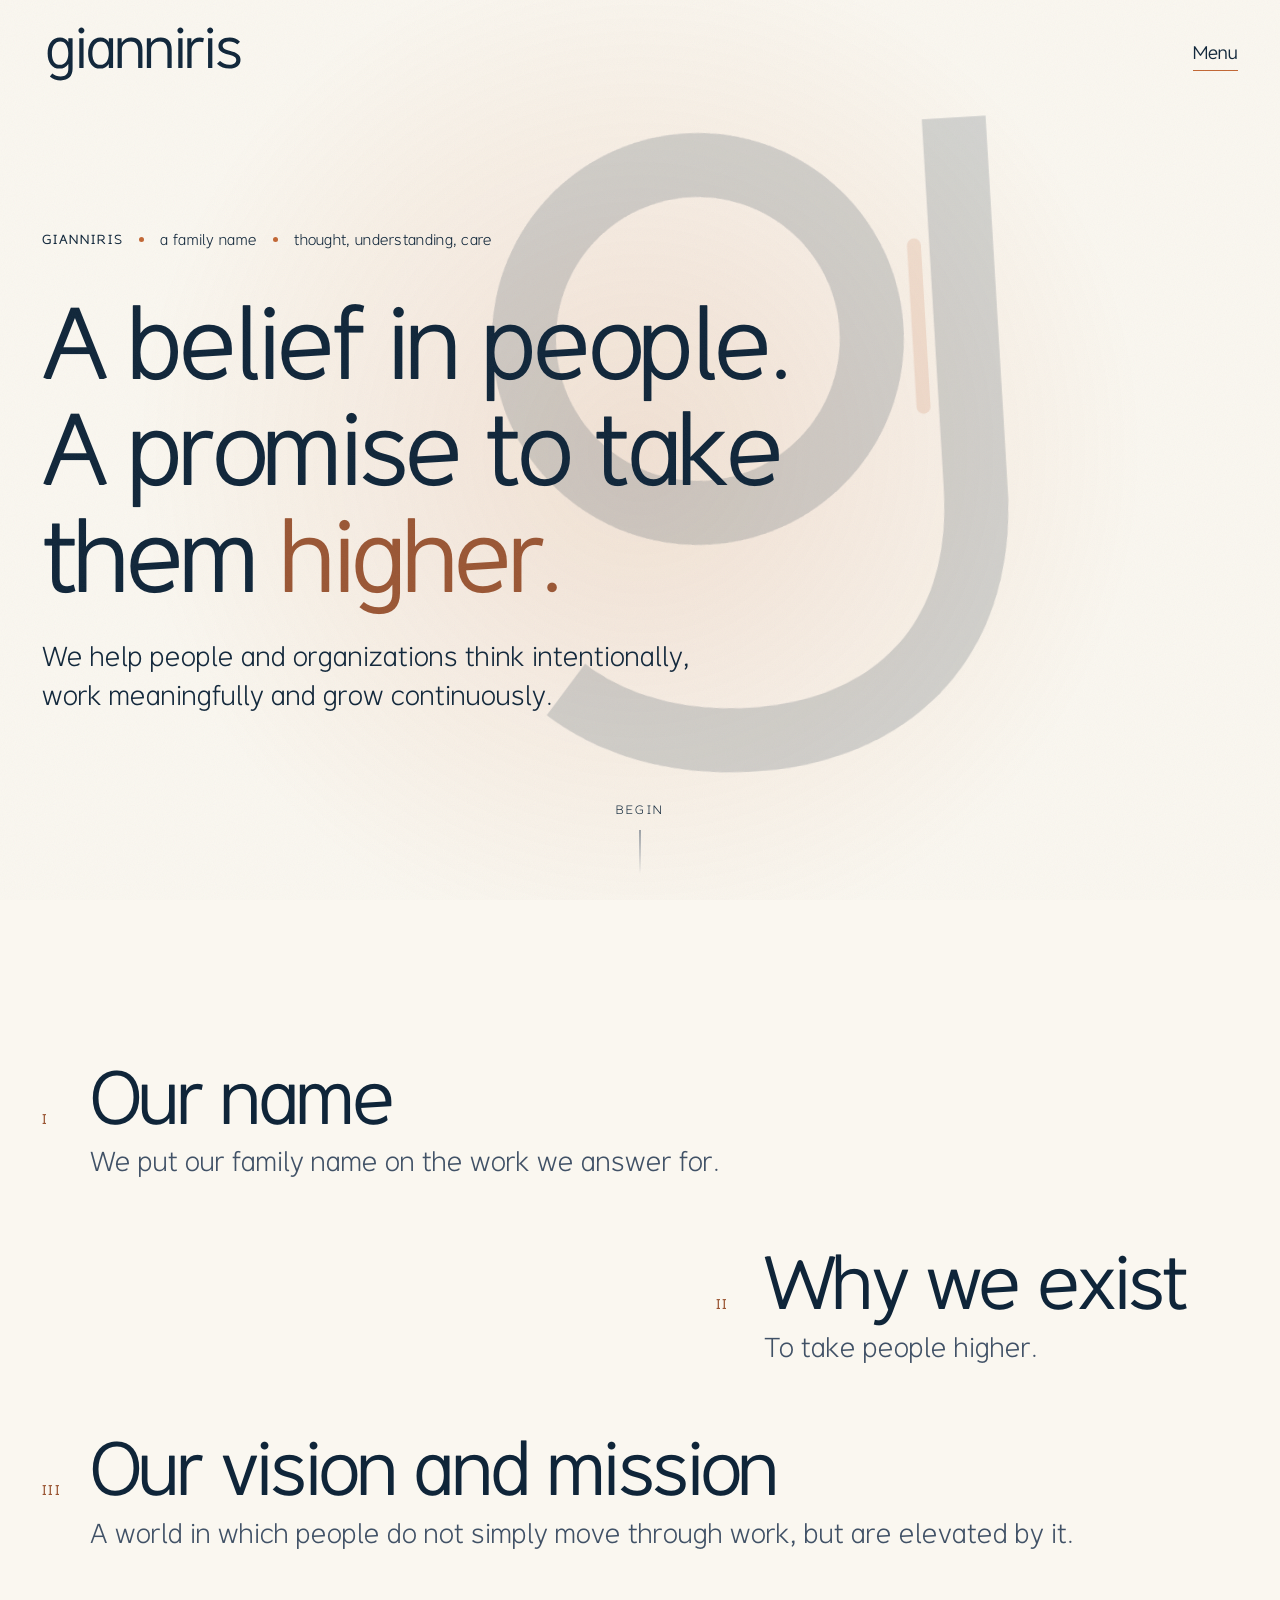
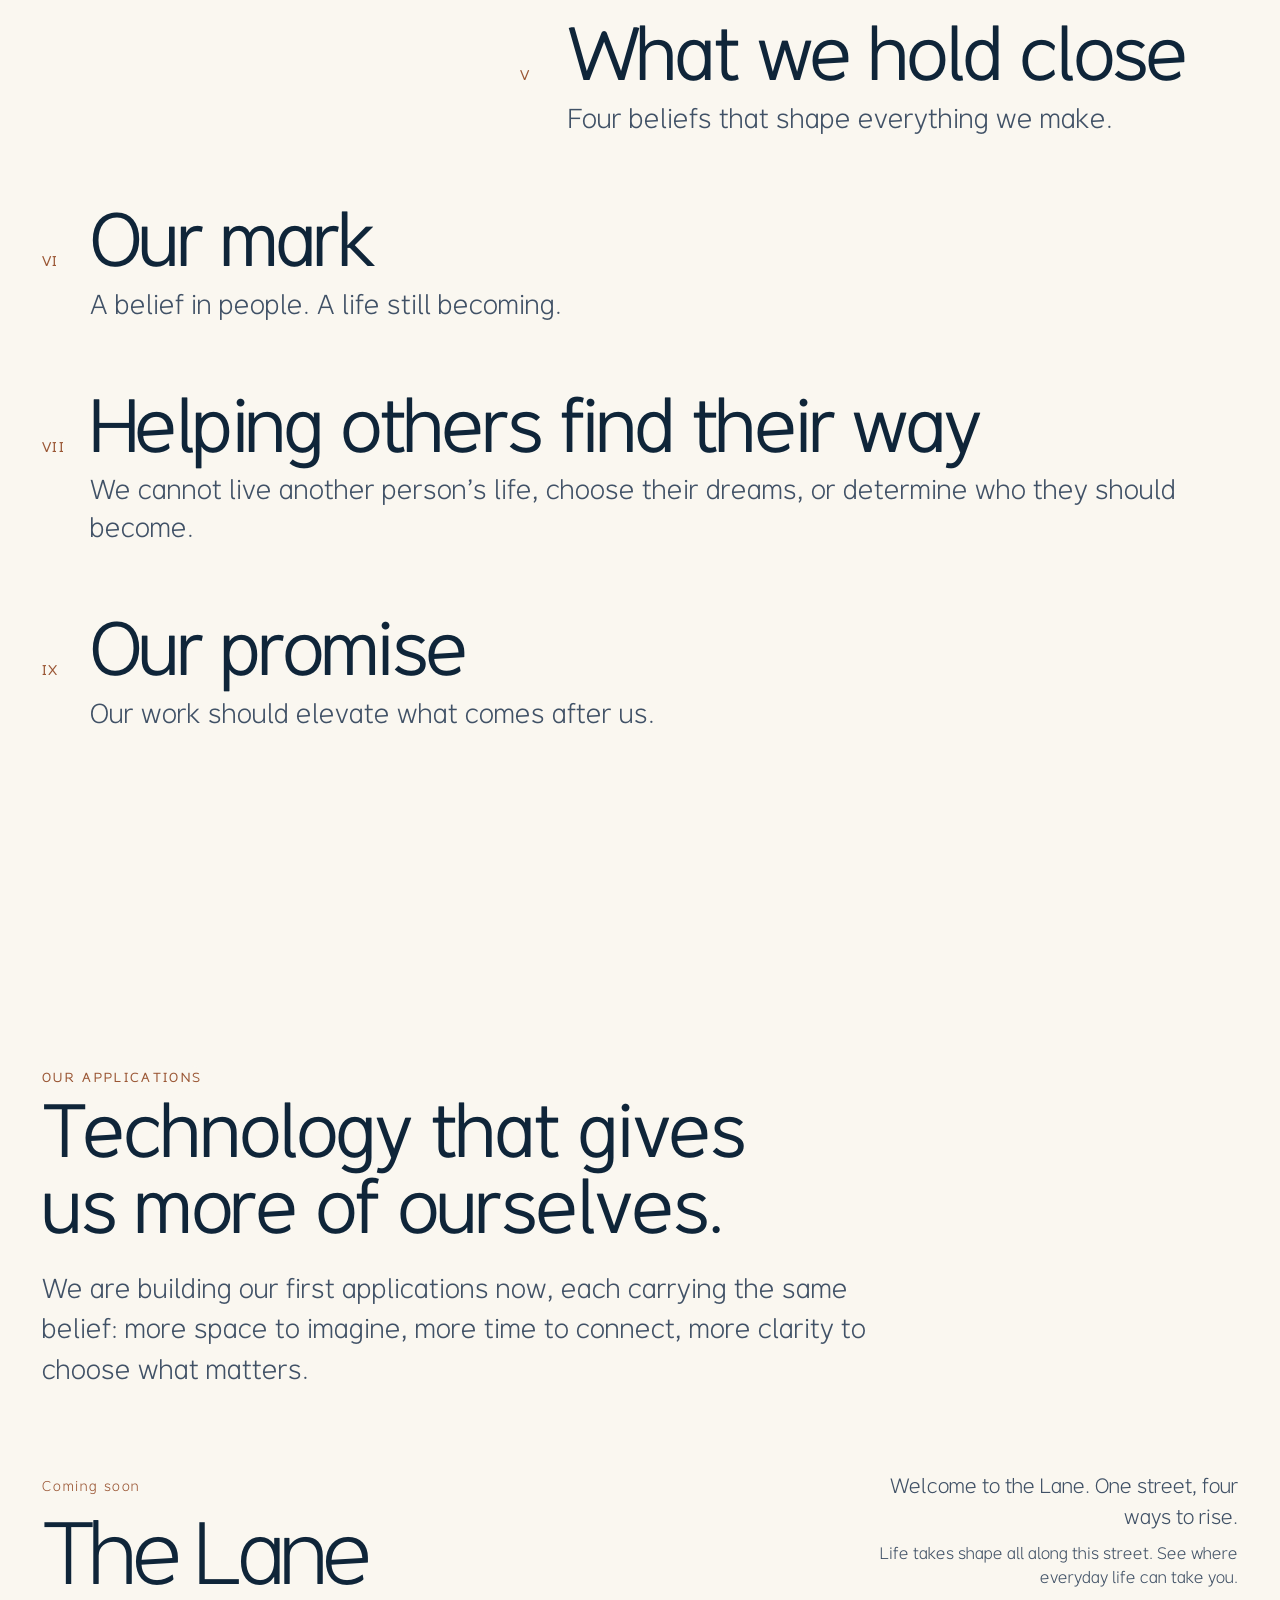
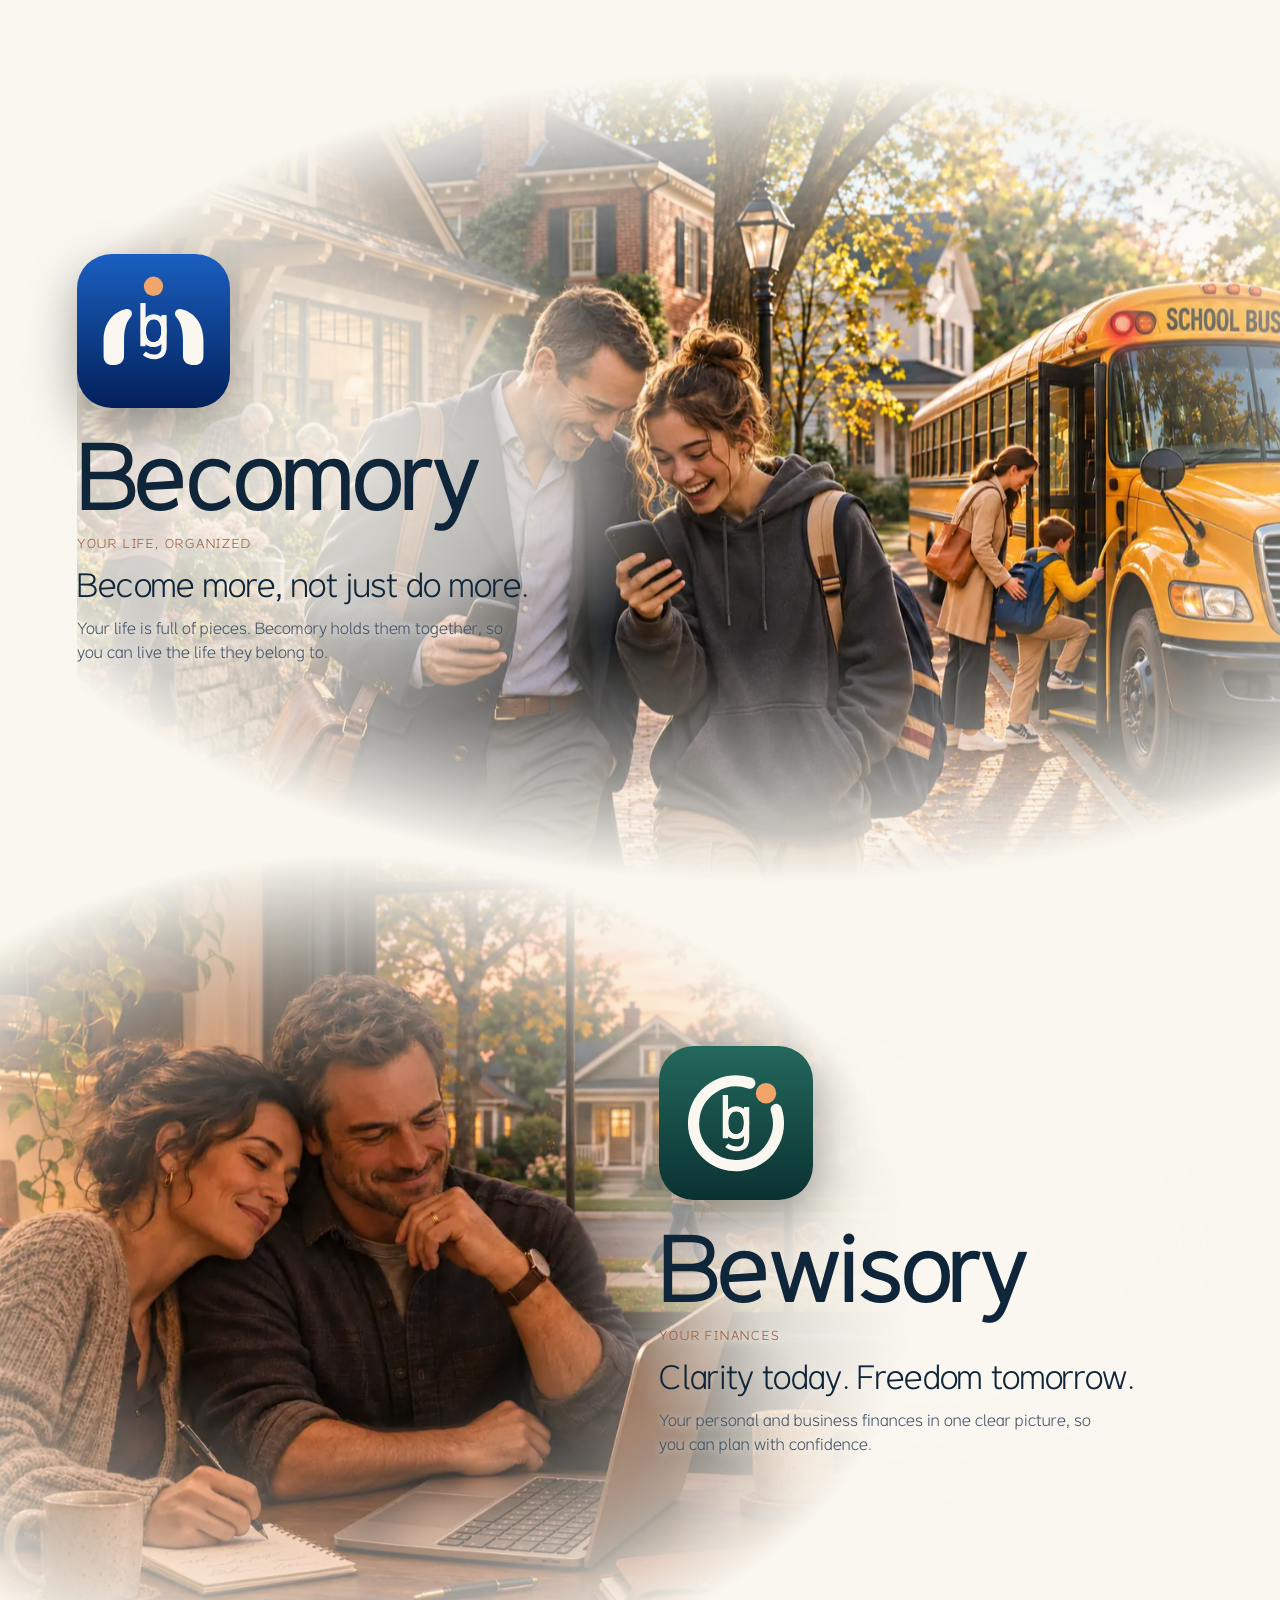
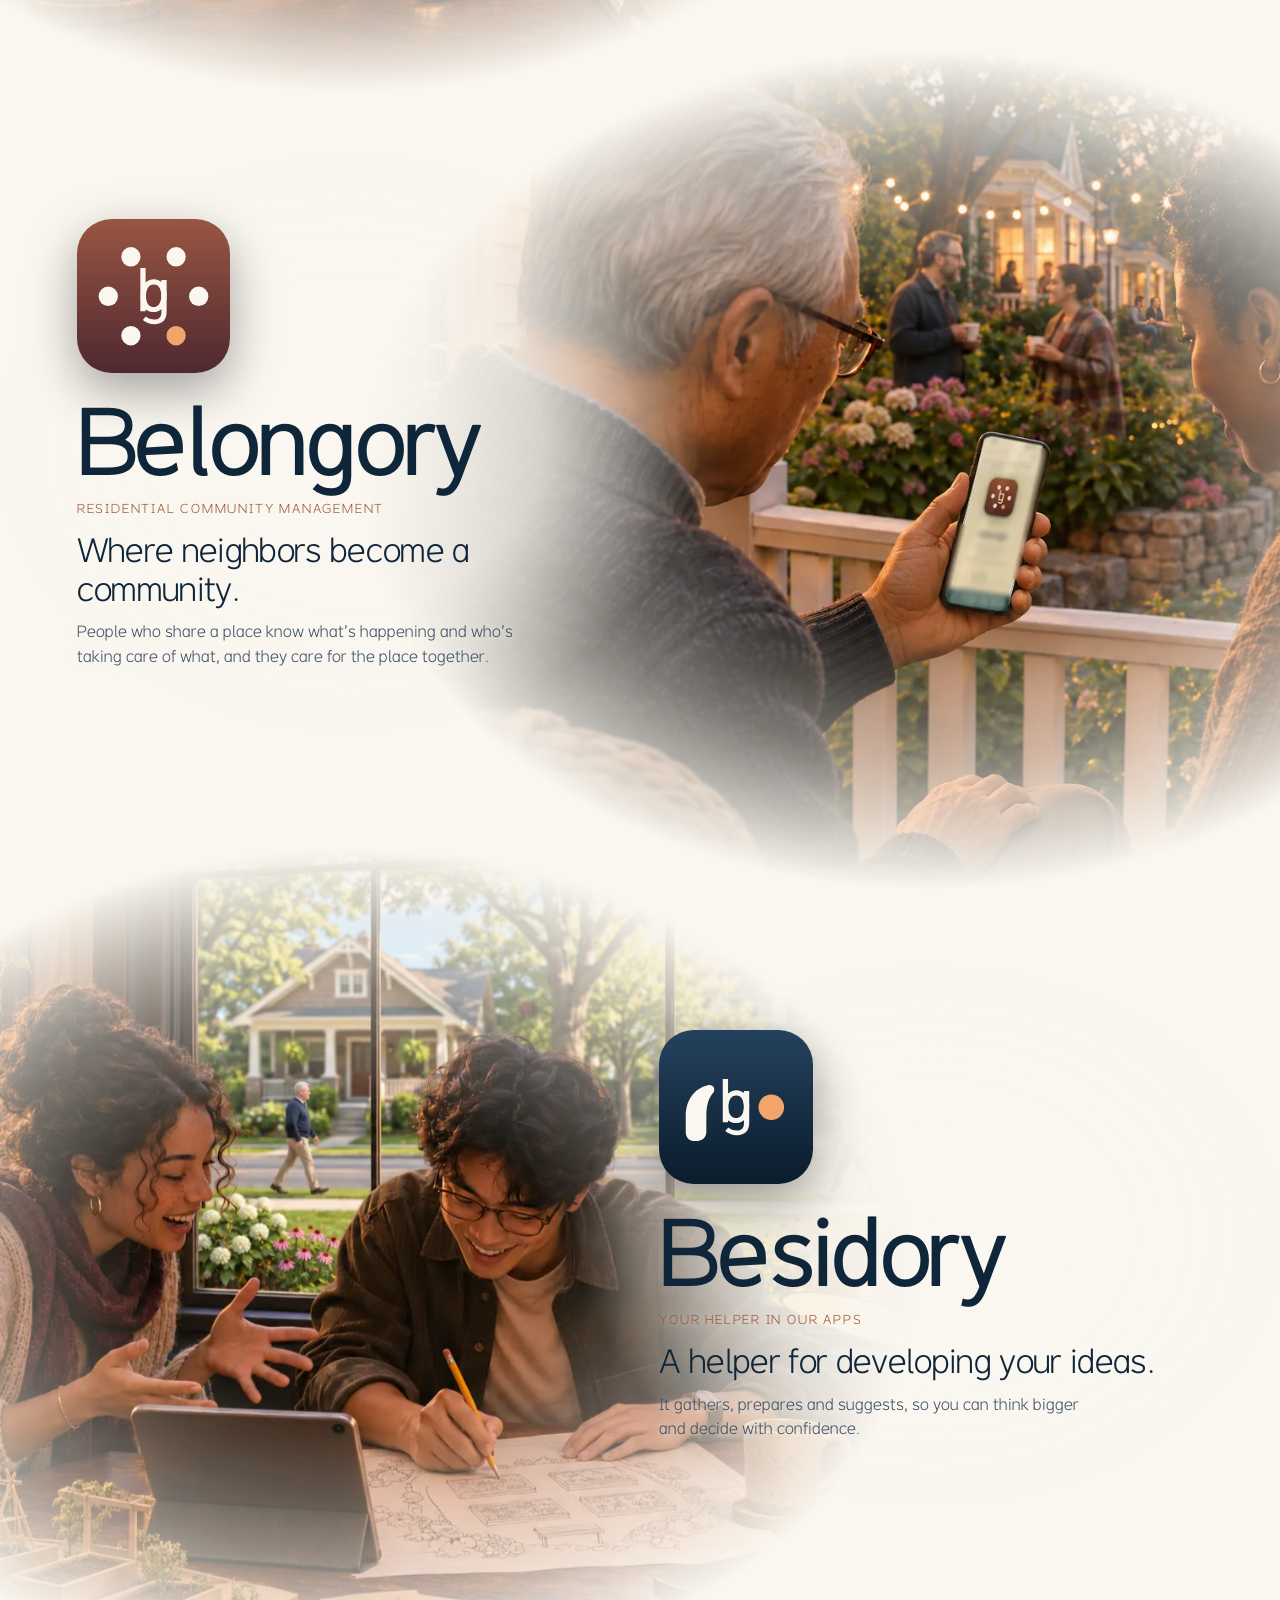
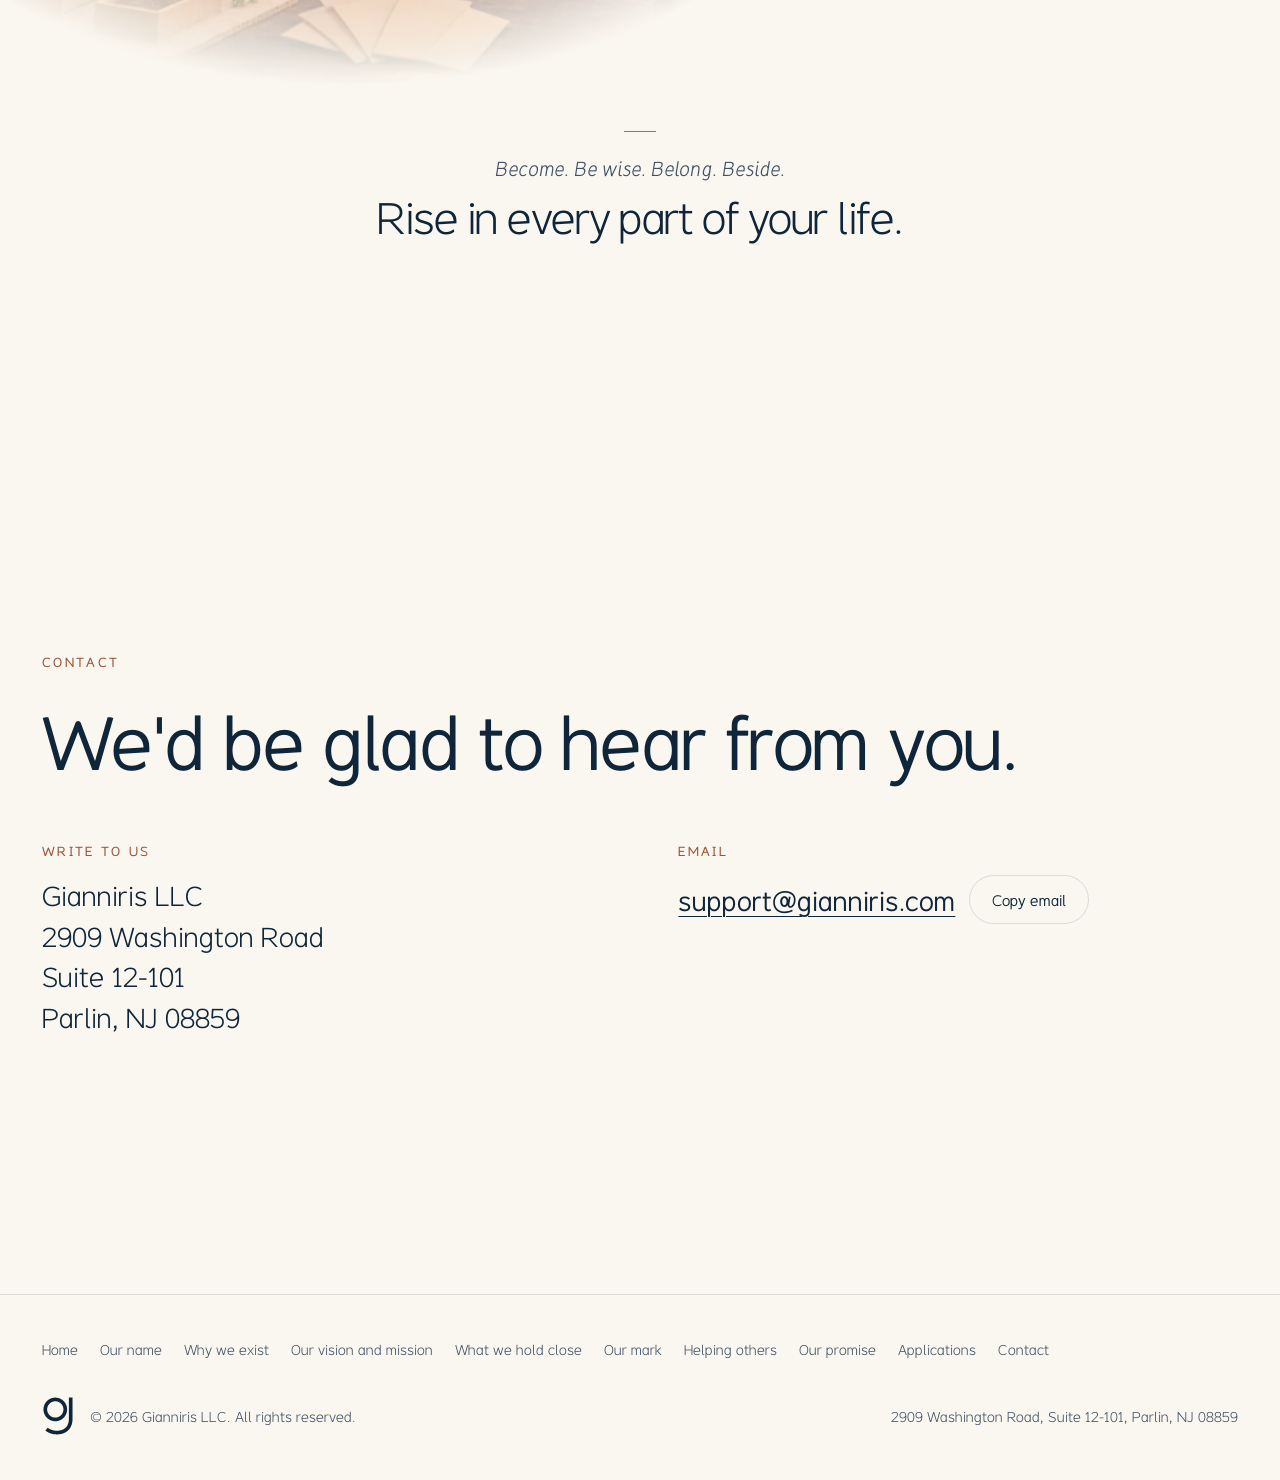
<file: index.html>
<!doctype html>
<html lang="en" data-mode="light" data-tone="day">
<head>
<meta charset="utf-8">
<meta name="viewport" content="width=device-width, initial-scale=1, viewport-fit=cover">
<title>Gianniris</title>
<link rel="canonical" href="https://gianniris.com/">
<meta name="description" content="Gianniris LLC. A belief in people. A promise to take them higher.">
<link rel="icon" href="/img/favicon-32.png" sizes="32x32">
<link rel="apple-touch-icon" href="/img/apple-touch-icon.png">
<link rel="preload" href="/fonts/Gianniris-Medium.otf" as="font" type="font/otf" crossorigin>
<script>if(/^#dark(:|$)/.test(location.hash))document.documentElement.setAttribute('data-mode','dark')</script>
<link rel="stylesheet" href="/site.css">
</head>
<body class="p-home" data-page="home">
<div id="world" aria-hidden="true"><div class="halo"></div><div class="art" id="wart"><svg class="f" id="wa" viewBox="0 0 340 280"><path d="M226.9 98.0 L226.9 97.5 L226.9 97.1 L226.9 96.6 L226.9 96.2 L226.8 95.7 L226.8 95.3 L226.8 94.8 L226.8 94.3 L226.7 93.9 L226.7 93.4 L226.7 93.0 L226.6 92.5 L226.6 92.1 L226.6 91.6 L226.5 91.2 L226.5 90.7 L226.4 90.3 L226.4 89.8 L226.3 89.4 L226.2 88.9 L226.2 88.5 L226.1 88.0 L226.0 87.6 L226.0 87.1 L225.9 86.7 L225.8 86.2 L225.7 85.8 L225.7 85.4 L225.6 84.9 L225.5 84.5 L225.4 84.0 L225.3 83.6 L225.2 83.1 L225.1 82.7 L225.0 82.2 L224.9 81.8 L224.8 81.4 L224.7 80.9 L224.6 80.5 L224.5 80.0 L224.4 79.6 L224.2 79.2 L224.1 78.7 L224.0 78.3 L223.9 77.9 L223.7 77.4 L223.6 77.0 L223.5 76.6 L223.3 76.1 L223.2 75.7 L223.0 75.3 L222.9 74.8 L222.7 74.4 L222.6 74.0 L222.4 73.6 L222.3 73.1 L222.1 72.7 L222.0 72.3 L221.8 71.9 L221.6 71.4 L221.5 71.0 L221.3 70.6 L221.1 70.2 L220.9 69.8 L220.8 69.4 L220.6 68.9 L220.4 68.5 L220.2 68.1 L220.0 67.7 L219.8 67.3 L219.6 66.9 L219.4 66.5 L219.2 66.1 L219.0 65.7 L218.8 65.3 L218.6 64.9 L218.4 64.5 L218.2 64.1 L218.0 63.7 L217.8 63.3 L217.5 62.9 L217.3 62.5 L217.1 62.1 L216.9 61.7 L216.6 61.3 L216.4 60.9 L216.2 60.5 L215.9 60.1 L215.7 59.7 L215.5 59.4 L215.2 59.0 L215.0 58.6 L214.7 58.2 L214.5 57.8 L214.2 57.5 L214.0 57.1 L213.7 56.7 L213.4 56.3 L213.2 56.0 L212.9 55.6 L212.6 55.2 L212.4 54.9 L212.1 54.5 L211.8 54.1 L211.6 53.8 L211.3 53.4 L211.0 53.1 L210.7 52.7 L210.4 52.4 L210.1 52.0 L209.9 51.7 L209.6 51.3 L209.3 51.0 L209.0 50.6 L208.7 50.3 L208.4 49.9 L208.1 49.6 L207.8 49.3 L207.5 48.9 L207.2 48.6 L206.9 48.3 L206.5 47.9 L206.2 47.6 L205.9 47.3 L205.6 47.0 L205.3 46.6 L205.0 46.3 L204.6 46.0 L204.3 45.7 L204.0 45.4 L203.6 45.1 L203.3 44.8 L203.0 44.4 L202.6 44.1 L202.3 43.8 L202.0 43.5 L201.6 43.2 L201.3 42.9 L200.9 42.6 L200.6 42.3 L200.3 42.1 L199.9 41.8 L199.6 41.5 L199.2 41.2 L198.8 40.9 L198.5 40.6 L198.1 40.4 L197.8 40.1 L197.4 39.8 L197.0 39.5 L196.7 39.3 L196.3 39.0 L195.9 38.7 L195.6 38.5 L195.2 38.2 L194.8 38.0 L194.5 37.7 L194.1 37.5 L193.7 37.2 L193.3 37.0 L192.9 36.7 L192.6 36.5 L192.2 36.2 L191.8 36.0 L191.4 35.7 L191.0 35.5 L190.6 35.3 L190.2 35.0 L189.8 34.8 L189.4 34.6 L189.1 34.4 L188.7 34.2 L188.3 33.9 L187.9 33.7 L187.5 33.5 L187.1 33.3 L186.7 33.1 L186.3 32.9 L185.8 32.7 L185.4 32.5 L185.0 32.3 L184.6 32.1 L184.2 31.9 L183.8 31.7 L183.4 31.5 L183.0 31.3 L182.6 31.2 L182.1 31.0 L181.7 30.8 L181.3 30.6 L180.9 30.5 L180.5 30.3 L180.0 30.1 L179.6 30.0 L179.2 29.8 L178.8 29.6 L178.4 29.5 L177.9 29.3 L177.5 29.2 L177.1 29.0 L176.6 28.9 L176.2 28.7 L175.8 28.6 L175.3 28.4 L174.9 28.3 L174.5 28.2 L174.0 28.1 L173.6 27.9 L173.2 27.8 L172.7 27.7 L172.3 27.6 L171.9 27.4 L171.4 27.3 L171.0 27.2 L170.5 27.1 L170.1 27.0 L169.7 26.9 L169.2 26.8 L168.8 26.7 L168.3 26.6 L167.9 26.5 L167.4 26.4 L167.0 26.3 L166.6 26.2 L166.1 26.2 L165.7 26.1 L165.2 26.0 L164.8 25.9 L164.3 25.9 L163.9 25.8 L163.4 25.7 L163.0 25.7 L162.5 25.6 L162.1 25.6 L161.6 25.5 L161.2 25.5 L160.7 25.4 L160.3 25.4 L159.8 25.3 L159.4 25.3 L158.9 25.2 L158.5 25.2 L158.0 25.2 L157.6 25.1 L157.1 25.1 L156.7 25.1 L156.2 25.1 L155.8 25.1 L155.3 25.0 L154.8 25.0 L154.4 25.0 L153.9 25.0 L153.5 25.0 L153.0 25.0 L152.6 25.0 L152.1 25.0 L151.7 25.0 L151.2 25.0 L150.8 25.0 L150.3 25.1 L149.9 25.1 L149.4 25.1 L149.0 25.1 L148.5 25.1 L148.1 25.2 L147.6 25.2 L147.1 25.2 L146.7 25.3 L146.2 25.3 L145.8 25.4 L145.3 25.4 L144.9 25.5 L144.4 25.5 L144.0 25.6 L143.5 25.6 L143.1 25.7 L142.6 25.7 L142.2 25.8 L141.7 25.9 L141.3 25.9 L140.9 26.0 L140.4 26.1 L140.0 26.2 L139.5 26.2 L139.1 26.3 L138.6 26.4 L138.2 26.5 L137.7 26.6 L137.3 26.7 L136.8 26.8 L136.4 26.9 L136.0 27.0 L135.5 27.1 L135.1 27.2 L134.6 27.3 L134.2 27.4 L133.8 27.6 L133.3 27.7 L132.9 27.8 L132.5 27.9 L132.0 28.1 L131.6 28.2 L131.2 28.3 L130.7 28.4 L130.3 28.6 L129.9 28.7 L129.4 28.9 L129.0 29.0 L128.6 29.2 L128.1 29.3 L127.7 29.5 L127.3 29.6 L126.9 29.8 L126.4 30.0 L126.0 30.1 L125.6 30.3 L125.2 30.5 L124.8 30.6 L124.3 30.8 L123.9 31.0 L123.5 31.2 L123.1 31.3 L122.7 31.5 L122.3 31.7 L121.9 31.9 L121.4 32.1 L121.0 32.3 L120.6 32.5 L120.2 32.7 L119.8 32.9 L119.4 33.1 L119.0 33.3 L118.6 33.5 L118.2 33.7 L117.8 33.9 L117.4 34.2 L117.0 34.4 L116.6 34.6 L116.2 34.8 L115.8 35.0 L115.4 35.3 L115.1 35.5 L114.7 35.7 L114.3 36.0 L113.9 36.2 L113.5 36.5 L113.1 36.7 L112.7 37.0 L112.4 37.2 L112.0 37.5 L111.6 37.7 L111.2 38.0 L110.9 38.2 L110.5 38.5 L110.1 38.7 L109.8 39.0 L109.4 39.3 L109.0 39.5 L108.7 39.8 L108.3 40.1 L107.9 40.4 L107.6 40.6 L107.2 40.9 L106.9 41.2 L106.5 41.5 L106.2 41.8 L105.8 42.1 L105.5 42.3 L105.1 42.6 L104.8 42.9 L104.4 43.2 L104.1 43.5 L103.8 43.8 L103.4 44.1 L103.1 44.4 L102.8 44.8 L102.4 45.1 L102.1 45.4 L101.8 45.7 L101.4 46.0 L101.1 46.3 L100.8 46.6 L100.5 47.0 L100.2 47.3 L99.8 47.6 L99.5 47.9 L99.2 48.3 L98.9 48.6 L98.6 48.9 L98.3 49.3 L98.0 49.6 L97.7 49.9 L97.4 50.3 L97.1 50.6 L96.8 51.0 L96.5 51.3 L96.2 51.7 L95.9 52.0 L95.6 52.4 L95.4 52.7 L95.1 53.1 L94.8 53.4 L94.5 53.8 L94.2 54.1 L94.0 54.5 L93.7 54.9 L93.4 55.2 L93.2 55.6 L92.9 56.0 L92.6 56.3 L92.4 56.7 L92.1 57.1 L91.9 57.5 L91.6 57.8 L91.4 58.2 L91.1 58.6 L90.9 59.0 L90.6 59.4 L90.4 59.7 L90.1 60.1 L89.9 60.5 L89.7 60.9 L89.4 61.3 L89.2 61.7 L89.0 62.1 L88.8 62.5 L88.5 62.9 L88.3 63.3 L88.1 63.7 L87.9 64.1 L87.7 64.5 L87.5 64.9 L87.3 65.3 L87.0 65.7 L86.8 66.1 L86.6 66.5 L86.4 66.9 L86.3 67.3 L86.1 67.7 L85.9 68.1 L85.7 68.5 L85.5 68.9 L85.3 69.4 L85.1 69.8 L85.0 70.2 L84.8 70.6 L84.6 71.0 L84.4 71.4 L84.3 71.9 L84.1 72.3 L83.9 72.7 L83.8 73.1 L83.6 73.6 L83.5 74.0 L83.3 74.4 L83.2 74.8 L83.0 75.3 L82.9 75.7 L82.7 76.1 L82.6 76.6 L82.5 77.0 L82.3 77.4 L82.2 77.9 L82.1 78.3 L82.0 78.7 L81.8 79.2 L81.7 79.6 L81.6 80.0 L81.5 80.5 L81.4 80.9 L81.3 81.4 L81.2 81.8 L81.1 82.2 L81.0 82.7 L80.9 83.1 L80.8 83.6 L80.7 84.0 L80.6 84.5 L80.5 84.9 L80.4 85.4 L80.3 85.8 L80.2 86.2 L80.2 86.7 L80.1 87.1 L80.0 87.6 L80.0 88.0 L79.9 88.5 L79.8 88.9 L79.8 89.4 L79.7 89.8 L79.7 90.3 L79.6 90.7 L79.6 91.2 L79.5 91.6 L79.5 92.1 L79.4 92.5 L79.4 93.0 L79.4 93.4 L79.3 93.9 L79.3 94.3 L79.3 94.8 L79.2 95.3 L79.2 95.7 L79.2 96.2 L79.2 96.6 L79.2 97.1 L79.2 97.5 L79.2 98.0 L79.2 98.4 L79.2 98.9 L79.2 99.3 L79.2 99.8 L79.2 100.2 L79.2 100.7 L79.2 101.1 L79.2 101.6 L79.2 102.0 L79.2 102.5 L79.3 103.0 L79.3 103.4 L79.3 103.9 L79.4 104.3 L79.4 104.8 L79.4 105.2 L79.5 105.7 L79.5 106.1 L79.6 106.6 L79.6 107.0 L79.7 107.5 L79.7 107.9 L79.8 108.4 L79.8 108.8 L79.9 109.3 L80.0 109.7 L80.0 110.2 L80.1 110.6 L80.2 111.1 L80.2 111.5 L80.3 112.0 L80.4 112.4 L80.5 112.8 L80.6 113.3 L80.7 113.7 L80.8 114.2 L80.9 114.6 L81.0 115.1 L81.1 115.5 L81.2 115.9 L81.3 116.4 L81.4 116.8 L81.5 117.3 L81.6 117.7 L81.7 118.1 L81.8 118.6 L82.0 119.0 L82.1 119.5 L82.2 119.9 L82.3 120.3 L82.5 120.8 L82.6 121.2 L82.7 121.6 L82.9 122.0 L83.0 122.5 L83.2 122.9 L83.3 123.3 L83.5 123.8 L83.6 124.2 L83.8 124.6 L83.9 125.0 L84.1 125.5 L84.3 125.9 L84.4 126.3 L84.6 126.7 L84.8 127.1 L85.0 127.6 L85.1 128.0 L85.3 128.4 L85.5 128.8 L85.7 129.2 L85.9 129.6 L86.1 130.1 L86.3 130.5 L86.4 130.9 L86.6 131.3 L86.8 131.7 L87.0 132.1 L87.3 132.5 L87.5 132.9 L87.7 133.3 L87.9 133.7 L88.1 134.1 L88.3 134.5 L88.5 134.9 L88.8 135.3 L89.0 135.7 L89.2 136.1 L89.4 136.5 L89.7 136.9 L89.9 137.2 L90.1 137.6 L90.4 138.0 L90.6 138.4 L90.9 138.8 L91.1 139.2 L91.4 139.5 L91.6 139.9 L91.9 140.3 L92.1 140.7 L92.4 141.0 L92.6 141.4 L92.9 141.8 L93.2 142.2 L93.4 142.5 L93.7 142.9 L94.0 143.2 L94.2 143.6 L94.5 144.0 L94.8 144.3 L95.1 144.7 L95.4 145.0 L95.6 145.4 L95.9 145.7 L96.2 146.1 L96.5 146.4 L96.8 146.8 L97.1 147.1 L97.4 147.5 L97.7 147.8 L98.0 148.2 L98.3 148.5 L98.6 148.8 L98.9 149.2 L99.2 149.5 L99.5 149.8 L99.8 150.1 L100.2 150.5 L100.5 150.8 L100.8 151.1 L101.1 151.4 L101.4 151.8 L101.8 152.1 L102.1 152.4 L102.4 152.7 L102.8 153.0 L103.1 153.3 L103.4 153.6 L103.8 153.9 L104.1 154.2 L104.4 154.5 L104.8 154.8 L105.1 155.1 L105.5 155.4 L105.8 155.7 L106.2 156.0 L106.5 156.3 L106.9 156.6 L107.2 156.8 L107.6 157.1 L107.9 157.4 L108.3 157.7 L108.7 157.9 L109.0 158.2 L109.4 158.5 L109.8 158.7 L110.1 159.0 L110.5 159.3 L110.9 159.5 L111.2 159.8 L111.6 160.0 L112.0 160.3 L112.4 160.6 L112.7 160.8 L113.1 161.0 L113.5 161.3 L113.9 161.5 L114.3 161.8 L114.7 162.0 L115.1 162.2 L115.4 162.5 L115.8 162.7 L116.2 162.9 L116.6 163.2 L117.0 163.4 L117.4 163.6 L117.8 163.8 L118.2 164.0 L118.6 164.2 L119.0 164.5 L119.4 164.7 L119.8 164.9 L120.2 165.1 L120.6 165.3 L121.0 165.5 L121.4 165.7 L121.9 165.9 L122.3 166.0 L122.7 166.2 L123.1 166.4 L123.5 166.6 L123.9 166.8 L124.3 167.0 L124.8 167.1 L125.2 167.3 L125.6 167.5 L126.0 167.6 L126.4 167.8 L126.9 168.0 L127.3 168.1 L127.7 168.3 L128.1 168.4 L128.6 168.6 L129.0 168.7 L129.4 168.9 L129.9 169.0 L130.3 169.2 L130.7 169.3 L131.2 169.4 L131.6 169.6 L132.0 169.7 L132.5 169.8 L132.9 170.0 L133.3 170.1 L133.8 170.2 L134.2 170.3 L134.6 170.4 L135.1 170.5 L135.5 170.6 L136.0 170.8 L136.4 170.9 L136.8 171.0 L137.3 171.1 L137.7 171.2 L138.2 171.2 L138.6 171.3 L139.1 171.4 L139.5 171.5 L140.0 171.6 L140.4 171.7 L140.9 171.7 L141.3 171.8 L141.7 171.9 L142.2 172.0 L142.6 172.0 L143.1 172.1 L143.5 172.1 L144.0 172.2 L144.4 172.3 L144.9 172.3 L145.3 172.4 L145.8 172.4 L146.2 172.4 L146.7 172.5 L147.1 172.5 L147.6 172.6 L148.1 172.6 L148.5 172.6 L149.0 172.6 L149.4 172.7 L149.9 172.7 L150.3 172.7 L150.8 172.7 L151.2 172.7 L151.7 172.7 L152.1 172.7 L152.6 172.8 L153.0 172.8 L153.5 172.8 L153.9 172.7 L154.4 172.7 L154.8 172.7 L155.3 172.7 L155.8 172.7 L156.2 172.7 L156.7 172.7 L157.1 172.6 L157.6 172.6 L158.0 172.6 L158.5 172.6 L158.9 172.5 L159.4 172.5 L159.8 172.4 L160.3 172.4 L160.7 172.4 L161.2 172.3 L161.6 172.3 L162.1 172.2 L162.5 172.1 L163.0 172.1 L163.4 172.0 L163.9 172.0 L164.3 171.9 L164.8 171.8 L165.2 171.7 L165.7 171.7 L166.1 171.6 L166.6 171.5 L167.0 171.4 L167.4 171.3 L167.9 171.2 L168.3 171.2 L168.8 171.1 L169.2 171.0 L169.7 170.9 L170.1 170.8 L170.5 170.6 L171.0 170.5 L171.4 170.4 L171.9 170.3 L172.3 170.2 L172.7 170.1 L173.2 170.0 L173.6 169.8 L174.0 169.7 L174.5 169.6 L174.9 169.4 L175.3 169.3 L175.8 169.2 L176.2 169.0 L176.6 168.9 L177.1 168.7 L177.5 168.6 L177.9 168.4 L178.4 168.3 L178.8 168.1 L179.2 168.0 L179.6 167.8 L180.0 167.6 L180.5 167.5 L180.9 167.3 L181.3 167.1 L181.7 167.0 L182.1 166.8 L182.6 166.6 L183.0 166.4 L183.4 166.2 L183.8 166.0 L184.2 165.9 L184.6 165.7 L185.0 165.5 L185.4 165.3 L185.8 165.1 L186.3 164.9 L186.7 164.7 L187.1 164.5 L187.5 164.2 L187.9 164.0 L188.3 163.8 L188.7 163.6 L189.1 163.4 L189.4 163.2 L189.8 162.9 L190.2 162.7 L190.6 162.5 L191.0 162.2 L191.4 162.0 L191.8 161.8 L192.2 161.5 L192.6 161.3 L192.9 161.0 L193.3 160.8 L193.7 160.6 L194.1 160.3 L194.5 160.0 L194.8 159.8 L195.2 159.5 L195.6 159.3 L195.9 159.0 L196.3 158.7 L196.7 158.5 L197.0 158.2 L197.4 157.9 L197.8 157.7 L198.1 157.4 L198.5 157.1 L198.8 156.8 L199.2 156.6 L199.6 156.3 L199.9 156.0 L200.3 155.7 L200.6 155.4 L200.9 155.1 L201.3 154.8 L201.6 154.5 L202.0 154.2 L202.3 153.9 L202.6 153.6 L203.0 153.3 L203.3 153.0 L203.6 152.7 L204.0 152.4 L204.3 152.1 L204.6 151.8 L205.0 151.4 L205.3 151.1 L205.6 150.8 L205.9 150.5 L206.2 150.1 L206.5 149.8 L206.9 149.5 L207.2 149.2 L207.5 148.8 L207.8 148.5 L208.1 148.2 L208.4 147.8 L208.7 147.5 L209.0 147.1 L209.3 146.8 L209.6 146.4 L209.9 146.1 L210.1 145.7 L210.4 145.4 L210.7 145.0 L211.0 144.7 L211.3 144.3 L211.6 144.0 L211.8 143.6 L212.1 143.2 L212.4 142.9 L212.6 142.5 L212.9 142.2 L213.2 141.8 L213.4 141.4 L213.7 141.0 L214.0 140.7 L214.2 140.3 L214.5 139.9 L214.7 139.5 L215.0 139.2 L215.2 138.8 L215.5 138.4 L215.7 138.0 L215.9 137.6 L216.2 137.2 L216.4 136.9 L216.6 136.5 L216.9 136.1 L217.1 135.7 L217.3 135.3 L217.5 134.9 L217.8 134.5 L218.0 134.1 L218.2 133.7 L218.4 133.3 L218.6 132.9 L218.8 132.5 L219.0 132.1 L219.2 131.7 L219.4 131.3 L219.6 130.9 L219.8 130.5 L220.0 130.1 L220.2 129.6 L220.4 129.2 L220.6 128.8 L220.8 128.4 L220.9 128.0 L221.1 127.6 L221.3 127.1 L221.5 126.7 L221.6 126.3 L221.8 125.9 L222.0 125.5 L222.1 125.0 L222.3 124.6 L222.4 124.2 L222.6 123.8 L222.7 123.3 L222.9 122.9 L223.0 122.5 L223.2 122.0 L223.3 121.6 L223.5 121.2 L223.6 120.8 L223.7 120.3 L223.9 119.9 L224.0 119.5 L224.1 119.0 L224.2 118.6 L224.4 118.1 L224.5 117.7 L224.6 117.3 L224.7 116.8 L224.8 116.4 L224.9 115.9 L225.0 115.5 L225.1 115.1 L225.2 114.6 L225.3 114.2 L225.4 113.7 L225.5 113.3 L225.6 112.8 L225.7 112.4 L225.7 112.0 L225.8 111.5 L225.9 111.1 L226.0 110.6 L226.0 110.2 L226.1 109.7 L226.2 109.3 L226.2 108.8 L226.3 108.4 L226.4 107.9 L226.4 107.5 L226.5 107.0 L226.5 106.6 L226.6 106.1 L226.6 105.7 L226.6 105.2 L226.7 104.8 L226.7 104.3 L226.7 103.9 L226.8 103.4 L226.8 103.0 L226.8 102.5 L226.8 102.0 L226.9 101.6 L226.9 101.1 L226.9 100.7 L226.9 100.2 L226.9 99.8 L226.9 99.3 L226.9 98.9 L226.9 98.4ZM203.9 99.5 L203.9 99.8 L203.9 100.1 L203.9 100.4 L203.9 100.7 L203.9 101.1 L203.9 101.4 L203.9 101.7 L203.8 102.0 L203.8 102.3 L203.8 102.6 L203.8 102.9 L203.7 103.2 L203.7 103.6 L203.7 103.9 L203.7 104.2 L203.6 104.5 L203.6 104.8 L203.5 105.1 L203.5 105.4 L203.5 105.7 L203.4 106.0 L203.4 106.3 L203.3 106.7 L203.3 107.0 L203.2 107.3 L203.2 107.6 L203.1 107.9 L203.1 108.2 L203.0 108.5 L203.0 108.8 L202.9 109.1 L202.8 109.4 L202.8 109.7 L202.7 110.0 L202.6 110.3 L202.6 110.6 L202.5 110.9 L202.4 111.2 L202.3 111.5 L202.2 111.8 L202.2 112.1 L202.1 112.4 L202.0 112.8 L201.9 113.1 L201.8 113.4 L201.7 113.6 L201.6 113.9 L201.6 114.2 L201.5 114.5 L201.4 114.8 L201.3 115.1 L201.2 115.4 L201.1 115.7 L201.0 116.0 L200.8 116.3 L200.7 116.6 L200.6 116.9 L200.5 117.2 L200.4 117.5 L200.3 117.8 L200.2 118.1 L200.1 118.4 L199.9 118.6 L199.8 118.9 L199.7 119.2 L199.6 119.5 L199.4 119.8 L199.3 120.1 L199.2 120.4 L199.0 120.6 L198.9 120.9 L198.8 121.2 L198.6 121.5 L198.5 121.8 L198.4 122.0 L198.2 122.3 L198.1 122.6 L197.9 122.9 L197.8 123.1 L197.6 123.4 L197.5 123.7 L197.3 124.0 L197.2 124.2 L197.0 124.5 L196.8 124.8 L196.7 125.0 L196.5 125.3 L196.4 125.6 L196.2 125.8 L196.0 126.1 L195.9 126.4 L195.7 126.6 L195.5 126.9 L195.4 127.2 L195.2 127.4 L195.0 127.7 L194.8 127.9 L194.6 128.2 L194.5 128.4 L194.3 128.7 L194.1 128.9 L193.9 129.2 L193.7 129.4 L193.5 129.7 L193.3 129.9 L193.2 130.2 L193.0 130.4 L192.8 130.7 L192.6 130.9 L192.4 131.2 L192.2 131.4 L192.0 131.6 L191.8 131.9 L191.6 132.1 L191.4 132.4 L191.2 132.6 L191.0 132.8 L190.7 133.1 L190.5 133.3 L190.3 133.5 L190.1 133.7 L189.9 134.0 L189.7 134.2 L189.5 134.4 L189.2 134.6 L189.0 134.9 L188.8 135.1 L188.6 135.3 L188.4 135.5 L188.1 135.7 L187.9 135.9 L187.7 136.2 L187.4 136.4 L187.2 136.6 L187.0 136.8 L186.7 137.0 L186.5 137.2 L186.3 137.4 L186.0 137.6 L185.8 137.8 L185.6 138.0 L185.3 138.2 L185.1 138.4 L184.8 138.6 L184.6 138.8 L184.3 139.0 L184.1 139.2 L183.9 139.4 L183.6 139.6 L183.4 139.8 L183.1 139.9 L182.8 140.1 L182.6 140.3 L182.3 140.5 L182.1 140.7 L181.8 140.8 L181.6 141.0 L181.3 141.2 L181.0 141.4 L180.8 141.5 L180.5 141.7 L180.3 141.9 L180.0 142.0 L179.7 142.2 L179.5 142.4 L179.2 142.5 L178.9 142.7 L178.7 142.8 L178.4 143.0 L178.1 143.2 L177.8 143.3 L177.6 143.5 L177.3 143.6 L177.0 143.8 L176.8 143.9 L176.5 144.0 L176.2 144.2 L175.9 144.3 L175.6 144.5 L175.4 144.6 L175.1 144.7 L174.8 144.9 L174.5 145.0 L174.2 145.1 L173.9 145.3 L173.7 145.4 L173.4 145.5 L173.1 145.7 L172.8 145.8 L172.5 145.9 L172.2 146.0 L171.9 146.1 L171.6 146.2 L171.4 146.4 L171.1 146.5 L170.8 146.6 L170.5 146.7 L170.2 146.8 L169.9 146.9 L169.6 147.0 L169.3 147.1 L169.0 147.2 L168.7 147.3 L168.4 147.4 L168.1 147.5 L167.8 147.6 L167.5 147.7 L167.2 147.8 L166.9 147.8 L166.6 147.9 L166.3 148.0 L166.0 148.1 L165.7 148.2 L165.4 148.2 L165.1 148.3 L164.8 148.4 L164.5 148.5 L164.2 148.5 L163.9 148.6 L163.6 148.7 L163.3 148.7 L163.0 148.8 L162.7 148.9 L162.4 148.9 L162.0 149.0 L161.7 149.0 L161.4 149.1 L161.1 149.1 L160.8 149.2 L160.5 149.2 L160.2 149.3 L159.9 149.3 L159.6 149.3 L159.3 149.4 L159.0 149.4 L158.6 149.5 L158.3 149.5 L158.0 149.5 L157.7 149.6 L157.4 149.6 L157.1 149.6 L156.8 149.6 L156.5 149.7 L156.2 149.7 L155.8 149.7 L155.5 149.7 L155.2 149.7 L154.9 149.7 L154.6 149.7 L154.3 149.8 L154.0 149.8 L153.7 149.8 L153.3 149.8 L153.0 149.8 L152.7 149.8 L152.4 149.8 L152.1 149.8 L151.8 149.8 L151.5 149.7 L151.2 149.7 L150.9 149.7 L150.5 149.7 L150.2 149.7 L149.9 149.7 L149.6 149.7 L149.3 149.6 L149.0 149.6 L148.7 149.6 L148.4 149.6 L148.0 149.5 L147.7 149.5 L147.4 149.5 L147.1 149.4 L146.8 149.4 L146.5 149.3 L146.2 149.3 L145.9 149.3 L145.6 149.2 L145.3 149.2 L145.0 149.1 L144.6 149.1 L144.3 149.0 L144.0 149.0 L143.7 148.9 L143.4 148.9 L143.1 148.8 L142.8 148.7 L142.5 148.7 L142.2 148.6 L141.9 148.5 L141.6 148.5 L141.3 148.4 L141.0 148.3 L140.7 148.2 L140.4 148.2 L140.1 148.1 L139.8 148.0 L139.5 147.9 L139.2 147.8 L138.9 147.8 L138.6 147.7 L138.3 147.6 L138.0 147.5 L137.7 147.4 L137.4 147.3 L137.1 147.2 L136.8 147.1 L136.5 147.0 L136.2 146.9 L135.9 146.8 L135.6 146.7 L135.3 146.6 L135.0 146.5 L134.7 146.4 L134.4 146.2 L134.1 146.1 L133.8 146.0 L133.6 145.9 L133.3 145.8 L133.0 145.7 L132.7 145.5 L132.4 145.4 L132.1 145.3 L131.8 145.1 L131.6 145.0 L131.3 144.9 L131.0 144.7 L130.7 144.6 L130.4 144.5 L130.2 144.3 L129.9 144.2 L129.6 144.0 L129.3 143.9 L129.0 143.8 L128.8 143.6 L128.5 143.5 L128.2 143.3 L128.0 143.2 L127.7 143.0 L127.4 142.8 L127.1 142.7 L126.9 142.5 L126.6 142.4 L126.3 142.2 L126.1 142.0 L125.8 141.9 L125.5 141.7 L125.3 141.5 L125.0 141.4 L124.8 141.2 L124.5 141.0 L124.2 140.8 L124.0 140.7 L123.7 140.5 L123.5 140.3 L123.2 140.1 L123.0 139.9 L122.7 139.8 L122.5 139.6 L122.2 139.4 L122.0 139.2 L121.7 139.0 L121.5 138.8 L121.2 138.6 L121.0 138.4 L120.8 138.2 L120.5 138.0 L120.3 137.8 L120.0 137.6 L119.8 137.4 L119.6 137.2 L119.3 137.0 L119.1 136.8 L118.9 136.6 L118.6 136.4 L118.4 136.2 L118.2 135.9 L117.9 135.7 L117.7 135.5 L117.5 135.3 L117.3 135.1 L117.0 134.9 L116.8 134.6 L116.6 134.4 L116.4 134.2 L116.2 134.0 L116.0 133.7 L115.7 133.5 L115.5 133.3 L115.3 133.1 L115.1 132.8 L114.9 132.6 L114.7 132.4 L114.5 132.1 L114.3 131.9 L114.1 131.6 L113.9 131.4 L113.7 131.2 L113.5 130.9 L113.3 130.7 L113.1 130.4 L112.9 130.2 L112.7 129.9 L112.5 129.7 L112.3 129.4 L112.2 129.2 L112.0 128.9 L111.8 128.7 L111.6 128.4 L111.4 128.2 L111.2 127.9 L111.1 127.7 L110.9 127.4 L110.7 127.2 L110.5 126.9 L110.4 126.6 L110.2 126.4 L110.0 126.1 L109.9 125.8 L109.7 125.6 L109.5 125.3 L109.4 125.0 L109.2 124.8 L109.1 124.5 L108.9 124.2 L108.8 124.0 L108.6 123.7 L108.5 123.4 L108.3 123.1 L108.2 122.9 L108.0 122.6 L107.9 122.3 L107.7 122.0 L107.6 121.8 L107.4 121.5 L107.3 121.2 L107.2 120.9 L107.0 120.6 L106.9 120.4 L106.8 120.1 L106.6 119.8 L106.5 119.5 L106.4 119.2 L106.3 118.9 L106.1 118.6 L106.0 118.4 L105.9 118.1 L105.8 117.8 L105.7 117.5 L105.6 117.2 L105.4 116.9 L105.3 116.6 L105.2 116.3 L105.1 116.0 L105.0 115.7 L104.9 115.4 L104.8 115.1 L104.7 114.8 L104.6 114.5 L104.5 114.2 L104.4 113.9 L104.3 113.6 L104.2 113.4 L104.2 113.1 L104.1 112.8 L104.0 112.4 L103.9 112.1 L103.8 111.8 L103.7 111.5 L103.7 111.2 L103.6 110.9 L103.5 110.6 L103.4 110.3 L103.4 110.0 L103.3 109.7 L103.2 109.4 L103.2 109.1 L103.1 108.8 L103.1 108.5 L103.0 108.2 L102.9 107.9 L102.9 107.6 L102.8 107.3 L102.8 107.0 L102.7 106.7 L102.7 106.3 L102.6 106.0 L102.6 105.7 L102.6 105.4 L102.5 105.1 L102.5 104.8 L102.5 104.5 L102.4 104.2 L102.4 103.9 L102.4 103.6 L102.3 103.2 L102.3 102.9 L102.3 102.6 L102.3 102.3 L102.2 102.0 L102.2 101.7 L102.2 101.4 L102.2 101.1 L102.2 100.7 L102.2 100.4 L102.2 100.1 L102.2 99.8 L102.1 99.5 L102.1 99.2 L102.1 98.9 L102.1 98.6 L102.1 98.3 L102.2 97.9 L102.2 97.6 L102.2 97.3 L102.2 97.0 L102.2 96.7 L102.2 96.4 L102.2 96.1 L102.2 95.8 L102.3 95.4 L102.3 95.1 L102.3 94.8 L102.3 94.5 L102.4 94.2 L102.4 93.9 L102.4 93.6 L102.5 93.3 L102.5 93.0 L102.5 92.6 L102.6 92.3 L102.6 92.0 L102.6 91.7 L102.7 91.4 L102.7 91.1 L102.8 90.8 L102.8 90.5 L102.9 90.2 L102.9 89.9 L103.0 89.6 L103.1 89.3 L103.1 88.9 L103.2 88.6 L103.2 88.3 L103.3 88.0 L103.4 87.7 L103.4 87.4 L103.5 87.1 L103.6 86.8 L103.7 86.5 L103.7 86.2 L103.8 85.9 L103.9 85.6 L104.0 85.3 L104.1 85.0 L104.2 84.7 L104.2 84.4 L104.3 84.1 L104.4 83.8 L104.5 83.5 L104.6 83.2 L104.7 82.9 L104.8 82.6 L104.9 82.3 L105.0 82.0 L105.1 81.7 L105.2 81.4 L105.3 81.1 L105.4 80.9 L105.6 80.6 L105.7 80.3 L105.8 80.0 L105.9 79.7 L106.0 79.4 L106.1 79.1 L106.3 78.8 L106.4 78.5 L106.5 78.3 L106.6 78.0 L106.8 77.7 L106.9 77.4 L107.0 77.1 L107.2 76.8 L107.3 76.6 L107.4 76.3 L107.6 76.0 L107.7 75.7 L107.9 75.4 L108.0 75.2 L108.2 74.9 L108.3 74.6 L108.5 74.3 L108.6 74.1 L108.8 73.8 L108.9 73.5 L109.1 73.2 L109.2 73.0 L109.4 72.7 L109.5 72.4 L109.7 72.2 L109.9 71.9 L110.0 71.6 L110.2 71.4 L110.4 71.1 L110.5 70.9 L110.7 70.6 L110.9 70.3 L111.1 70.1 L111.2 69.8 L111.4 69.6 L111.6 69.3 L111.8 69.1 L112.0 68.8 L112.2 68.6 L112.3 68.3 L112.5 68.1 L112.7 67.8 L112.9 67.6 L113.1 67.3 L113.3 67.1 L113.5 66.8 L113.7 66.6 L113.9 66.3 L114.1 66.1 L114.3 65.9 L114.5 65.6 L114.7 65.4 L114.9 65.2 L115.1 64.9 L115.3 64.7 L115.5 64.5 L115.7 64.2 L116.0 64.0 L116.2 63.8 L116.4 63.6 L116.6 63.3 L116.8 63.1 L117.0 62.9 L117.3 62.7 L117.5 62.5 L117.7 62.2 L117.9 62.0 L118.2 61.8 L118.4 61.6 L118.6 61.4 L118.9 61.2 L119.1 61.0 L119.3 60.8 L119.6 60.5 L119.8 60.3 L120.0 60.1 L120.3 59.9 L120.5 59.7 L120.8 59.5 L121.0 59.3 L121.2 59.1 L121.5 58.9 L121.7 58.8 L122.0 58.6 L122.2 58.4 L122.5 58.2 L122.7 58.0 L123.0 57.8 L123.2 57.6 L123.5 57.4 L123.7 57.3 L124.0 57.1 L124.2 56.9 L124.5 56.7 L124.8 56.6 L125.0 56.4 L125.3 56.2 L125.5 56.0 L125.8 55.9 L126.1 55.7 L126.3 55.5 L126.6 55.4 L126.9 55.2 L127.1 55.1 L127.4 54.9 L127.7 54.7 L128.0 54.6 L128.2 54.4 L128.5 54.3 L128.8 54.1 L129.0 54.0 L129.3 53.8 L129.6 53.7 L129.9 53.6 L130.2 53.4 L130.4 53.3 L130.7 53.1 L131.0 53.0 L131.3 52.9 L131.6 52.7 L131.8 52.6 L132.1 52.5 L132.4 52.3 L132.7 52.2 L133.0 52.1 L133.3 52.0 L133.6 51.9 L133.8 51.7 L134.1 51.6 L134.4 51.5 L134.7 51.4 L135.0 51.3 L135.3 51.2 L135.6 51.1 L135.9 51.0 L136.2 50.9 L136.5 50.8 L136.8 50.7 L137.1 50.6 L137.4 50.5 L137.7 50.4 L138.0 50.3 L138.3 50.2 L138.6 50.1 L138.9 50.0 L139.2 49.9 L139.5 49.8 L139.8 49.7 L140.1 49.7 L140.4 49.6 L140.7 49.5 L141.0 49.4 L141.3 49.4 L141.6 49.3 L141.9 49.2 L142.2 49.2 L142.5 49.1 L142.8 49.0 L143.1 49.0 L143.4 48.9 L143.7 48.8 L144.0 48.8 L144.3 48.7 L144.6 48.7 L145.0 48.6 L145.3 48.6 L145.6 48.5 L145.9 48.5 L146.2 48.4 L146.5 48.4 L146.8 48.4 L147.1 48.3 L147.4 48.3 L147.7 48.3 L148.0 48.2 L148.4 48.2 L148.7 48.2 L149.0 48.1 L149.3 48.1 L149.6 48.1 L149.9 48.1 L150.2 48.1 L150.5 48.0 L150.9 48.0 L151.2 48.0 L151.5 48.0 L151.8 48.0 L152.1 48.0 L152.4 48.0 L152.7 48.0 L153.0 48.0 L153.3 48.0 L153.7 48.0 L154.0 48.0 L154.3 48.0 L154.6 48.0 L154.9 48.0 L155.2 48.0 L155.5 48.0 L155.8 48.1 L156.2 48.1 L156.5 48.1 L156.8 48.1 L157.1 48.1 L157.4 48.2 L157.7 48.2 L158.0 48.2 L158.3 48.3 L158.6 48.3 L159.0 48.3 L159.3 48.4 L159.6 48.4 L159.9 48.4 L160.2 48.5 L160.5 48.5 L160.8 48.6 L161.1 48.6 L161.4 48.7 L161.7 48.7 L162.0 48.8 L162.4 48.8 L162.7 48.9 L163.0 49.0 L163.3 49.0 L163.6 49.1 L163.9 49.2 L164.2 49.2 L164.5 49.3 L164.8 49.4 L165.1 49.4 L165.4 49.5 L165.7 49.6 L166.0 49.7 L166.3 49.7 L166.6 49.8 L166.9 49.9 L167.2 50.0 L167.5 50.1 L167.8 50.2 L168.1 50.3 L168.4 50.4 L168.7 50.5 L169.0 50.6 L169.3 50.7 L169.6 50.8 L169.9 50.9 L170.2 51.0 L170.5 51.1 L170.8 51.2 L171.1 51.3 L171.4 51.4 L171.6 51.5 L171.9 51.6 L172.2 51.7 L172.5 51.9 L172.8 52.0 L173.1 52.1 L173.4 52.2 L173.7 52.3 L173.9 52.5 L174.2 52.6 L174.5 52.7 L174.8 52.9 L175.1 53.0 L175.4 53.1 L175.6 53.3 L175.9 53.4 L176.2 53.6 L176.5 53.7 L176.8 53.8 L177.0 54.0 L177.3 54.1 L177.6 54.3 L177.8 54.4 L178.1 54.6 L178.4 54.7 L178.7 54.9 L178.9 55.1 L179.2 55.2 L179.5 55.4 L179.7 55.5 L180.0 55.7 L180.3 55.9 L180.5 56.0 L180.8 56.2 L181.0 56.4 L181.3 56.6 L181.6 56.7 L181.8 56.9 L182.1 57.1 L182.3 57.3 L182.6 57.4 L182.8 57.6 L183.1 57.8 L183.4 58.0 L183.6 58.2 L183.9 58.4 L184.1 58.6 L184.3 58.8 L184.6 58.9 L184.8 59.1 L185.1 59.3 L185.3 59.5 L185.6 59.7 L185.8 59.9 L186.0 60.1 L186.3 60.3 L186.5 60.5 L186.7 60.8 L187.0 61.0 L187.2 61.2 L187.4 61.4 L187.7 61.6 L187.9 61.8 L188.1 62.0 L188.4 62.2 L188.6 62.5 L188.8 62.7 L189.0 62.9 L189.2 63.1 L189.5 63.3 L189.7 63.6 L189.9 63.8 L190.1 64.0 L190.3 64.2 L190.5 64.5 L190.7 64.7 L191.0 64.9 L191.2 65.2 L191.4 65.4 L191.6 65.6 L191.8 65.9 L192.0 66.1 L192.2 66.3 L192.4 66.6 L192.6 66.8 L192.8 67.1 L193.0 67.3 L193.2 67.6 L193.3 67.8 L193.5 68.1 L193.7 68.3 L193.9 68.6 L194.1 68.8 L194.3 69.1 L194.5 69.3 L194.6 69.6 L194.8 69.8 L195.0 70.1 L195.2 70.3 L195.4 70.6 L195.5 70.9 L195.7 71.1 L195.9 71.4 L196.0 71.6 L196.2 71.9 L196.4 72.2 L196.5 72.4 L196.7 72.7 L196.8 73.0 L197.0 73.2 L197.2 73.5 L197.3 73.8 L197.5 74.1 L197.6 74.3 L197.8 74.6 L197.9 74.9 L198.1 75.2 L198.2 75.4 L198.4 75.7 L198.5 76.0 L198.6 76.3 L198.8 76.6 L198.9 76.8 L199.0 77.1 L199.2 77.4 L199.3 77.7 L199.4 78.0 L199.6 78.3 L199.7 78.5 L199.8 78.8 L199.9 79.1 L200.1 79.4 L200.2 79.7 L200.3 80.0 L200.4 80.3 L200.5 80.6 L200.6 80.9 L200.7 81.1 L200.8 81.4 L201.0 81.7 L201.1 82.0 L201.2 82.3 L201.3 82.6 L201.4 82.9 L201.5 83.2 L201.6 83.5 L201.6 83.8 L201.7 84.1 L201.8 84.4 L201.9 84.7 L202.0 85.0 L202.1 85.3 L202.2 85.6 L202.2 85.9 L202.3 86.2 L202.4 86.5 L202.5 86.8 L202.6 87.1 L202.6 87.4 L202.7 87.7 L202.8 88.0 L202.8 88.3 L202.9 88.6 L203.0 88.9 L203.0 89.3 L203.1 89.6 L203.1 89.9 L203.2 90.2 L203.2 90.5 L203.3 90.8 L203.3 91.1 L203.4 91.4 L203.4 91.7 L203.5 92.0 L203.5 92.3 L203.5 92.6 L203.6 93.0 L203.6 93.3 L203.7 93.6 L203.7 93.9 L203.7 94.2 L203.7 94.5 L203.8 94.8 L203.8 95.1 L203.8 95.4 L203.8 95.8 L203.9 96.1 L203.9 96.4 L203.9 96.7 L203.9 97.0 L203.9 97.3 L203.9 97.6 L203.9 97.9 L203.9 98.3 L203.9 98.6 L203.9 98.9 L203.9 99.2ZM237.8 162.0 L237.6 165.7 L237.3 169.3 L236.9 172.8 L236.3 176.1 L235.7 179.4 L234.9 182.5 L234.1 185.5 L233.1 188.4 L232.1 191.2 L231.0 193.9 L229.7 196.5 L228.4 199.0 L227.0 201.4 L225.5 203.7 L224.0 205.9 L222.3 208.0 L220.6 210.0 L218.8 211.9 L216.9 213.7 L214.9 215.5 L212.9 217.1 L210.8 218.7 L208.6 220.2 L206.3 221.6 L204.0 222.9 L201.6 224.1 L199.1 225.3 L196.5 226.3 L193.9 227.3 L191.2 228.2 L188.4 229.0 L185.6 229.7 L182.6 230.3 L179.7 230.8 L176.7 231.2 L173.6 231.6 L170.4 231.8 L167.2 232.0 L163.9 232.0 L162.0 232.0 L160.1 232.0 L158.2 231.9 L156.4 231.8 L154.5 231.7 L152.7 231.5 L150.9 231.3 L149.2 231.1 L147.4 230.9 L145.7 230.6 L144.0 230.3 L142.4 230.0 L140.7 229.7 L139.1 229.3 L137.6 228.9 L136.0 228.5 L134.5 228.1 L133.0 227.6 L131.5 227.1 L130.0 226.6 L128.6 226.1 L127.2 225.6 L125.8 225.0 L124.4 224.5 L123.1 223.9 L121.8 223.2 L120.5 222.6 L119.2 222.0 L118.0 221.3 L116.8 220.6 L115.6 219.9 L114.4 219.2 L113.2 218.5 L112.1 217.7 L111.0 216.9 L109.9 216.2 L108.8 215.4 L107.8 214.6 L106.8 213.7 L105.7 212.8 L90.9 230.4 L92.1 231.4 L92.2 231.5 L93.4 232.5 L93.6 232.6 L94.8 233.6 L95.0 233.7 L96.2 234.6 L96.4 234.8 L97.7 235.7 L97.8 235.8 L99.1 236.7 L99.3 236.8 L100.6 237.7 L100.8 237.8 L102.1 238.6 L102.3 238.7 L103.7 239.6 L103.8 239.7 L105.2 240.5 L105.4 240.6 L106.8 241.4 L107.0 241.5 L108.4 242.3 L108.6 242.4 L110.1 243.1 L110.3 243.2 L111.8 243.9 L112.0 244.0 L113.5 244.7 L113.6 244.8 L115.2 245.5 L115.4 245.6 L116.9 246.2 L117.1 246.3 L118.7 247.0 L118.9 247.0 L120.5 247.6 L120.7 247.7 L122.3 248.3 L122.5 248.4 L124.2 248.9 L124.4 249.0 L126.1 249.5 L126.2 249.6 L128.0 250.1 L128.1 250.2 L129.9 250.6 L130.1 250.7 L131.8 251.2 L132.0 251.2 L133.8 251.6 L134.0 251.7 L135.8 252.1 L136.0 252.1 L137.8 252.5 L138.0 252.6 L139.9 252.9 L140.0 252.9 L141.9 253.3 L142.1 253.3 L144.0 253.6 L144.2 253.6 L146.1 253.9 L146.3 253.9 L148.3 254.1 L148.5 254.2 L150.4 254.4 L150.6 254.4 L152.6 254.6 L152.8 254.6 L154.8 254.7 L155.0 254.7 L157.1 254.8 L157.2 254.8 L159.3 254.9 L159.5 254.9 L161.6 255.0 L161.8 255.0 L163.9 255.0 L164.2 255.0 L167.7 254.9 L168.1 254.9 L171.6 254.8 L172.0 254.8 L175.5 254.5 L175.9 254.5 L179.3 254.1 L179.7 254.0 L183.1 253.6 L183.5 253.5 L186.8 252.9 L187.2 252.8 L190.5 252.1 L190.9 252.0 L194.1 251.2 L194.5 251.1 L197.7 250.2 L198.1 250.1 L201.2 249.1 L201.6 249.0 L204.6 247.8 L205.1 247.7 L208.0 246.4 L208.5 246.3 L211.4 244.9 L211.8 244.7 L214.6 243.3 L215.0 243.1 L217.8 241.5 L218.2 241.3 L220.9 239.6 L221.3 239.4 L223.9 237.6 L224.3 237.3 L226.8 235.4 L227.2 235.1 L229.6 233.2 L230.0 232.8 L232.4 230.8 L232.7 230.4 L235.0 228.2 L235.3 227.9 L237.5 225.6 L237.8 225.2 L239.9 222.8 L240.2 222.4 L242.2 219.9 L242.5 219.5 L244.4 216.8 L244.7 216.4 L246.4 213.7 L246.7 213.3 L248.4 210.4 L248.6 210.0 L250.2 207.1 L250.4 206.6 L251.8 203.6 L252.0 203.1 L253.4 200.0 L253.5 199.5 L254.8 196.3 L254.9 195.8 L256.0 192.4 L256.2 192.0 L257.1 188.5 L257.2 188.1 L258.1 184.5 L258.2 184.1 L258.9 180.4 L259.0 180.0 L259.6 176.2 L259.7 175.7 L260.1 171.9 L260.2 171.4 L260.5 167.4 L260.5 167.0 L260.8 162.9 L260.8 162.5 L260.8 158.3 L260.8 158.1 L260.8 25.0 L237.9 25.0 L237.9 158.0Z"/><line class="spk" x1="232.4" y1="70" x2="232.4" y2="128" stroke-width="5" stroke-linecap="round"/></svg><svg class="f c" id="wb" viewBox="0 0 340 280"><path d="M0 0Z"/></svg></div></div>
<header class="bar" id="bar"><div class="wrap"><a class="home" href="/" aria-label="Gianniris home"><svg class="wordmark" viewBox="-6.6 -81.8 363.0 113.8" role="img" aria-label="Gianniris"><path class="i" d="M40.70 -53.00C40.40 -53.00 40.20 -52.80 40.20 -52.50L40.20 -46.10C36.80 -51.40 32.00 -54.10 25.40 -54.10C11.70 -54.10 3.40 -42.50 3.40 -26.00C3.40 -9.70 11.40 1.10 24.70 1.10C31.40 1.10 36.60 -1.80 40.20 -7.30L40.20 1.50C40.20 10.80 35.20 15.20 26.70 15.20C20.50 15.20 15.80 13.30 11.70 9.90L7.40 15.10C12.60 19.60 19.10 22.00 26.90 22.00C40.50 22.00 47.80 14.80 47.80 1.00L47.80 -52.50C47.80 -52.80 47.60 -53.00 47.30 -53.00ZM25.50 -5.70C16.20 -5.70 11.00 -13.30 11.00 -26.00C11.00 -38.80 16.50 -47.30 26.10 -47.30C34.90 -47.30 40.20 -39.20 40.20 -26.30C40.20 -13.60 34.50 -5.70 25.50 -5.70ZM59.70 -0.50C59.70 -0.20 59.90 0.00 60.20 0.00L66.80 0.00C67.10 0.00 67.30 -0.20 67.30 -0.50L67.30 -52.50C67.30 -52.80 67.10 -53.00 66.80 -53.00L60.20 -53.00C59.90 -53.00 59.70 -52.80 59.70 -52.50ZM68.80 -66.50C68.80 -69.40 66.40 -71.80 63.50 -71.80C60.60 -71.80 58.20 -69.40 58.20 -66.50C58.20 -63.60 60.60 -61.20 63.50 -61.20C66.40 -61.20 68.80 -63.60 68.80 -66.50ZM112.20 -0.50C112.20 -0.20 112.40 0.00 112.70 0.00L119.30 0.00C119.60 0.00 119.80 -0.20 119.80 -0.50L119.80 -52.50C119.80 -52.80 119.60 -53.00 119.30 -53.00L112.70 -53.00C112.40 -53.00 112.20 -52.80 112.20 -52.50L112.20 -46.10C108.80 -51.40 104.00 -54.10 97.40 -54.10C83.70 -54.10 75.40 -42.50 75.40 -26.00C75.40 -9.70 83.40 1.10 96.70 1.10C103.40 1.10 108.60 -1.80 112.20 -7.30ZM97.50 -5.70C88.20 -5.70 83.00 -13.30 83.00 -26.00C83.00 -38.80 88.50 -47.30 98.10 -47.30C106.90 -47.30 112.20 -39.20 112.20 -26.30C112.20 -13.60 106.50 -5.70 97.50 -5.70ZM127.80 -0.50C127.80 -0.20 128.00 0.00 128.30 0.00L134.90 0.00C135.20 0.00 135.40 -0.20 135.40 -0.50L135.40 -32.90C135.40 -41.70 142.10 -47.30 151.00 -47.30C159.90 -47.30 164.40 -41.70 164.40 -31.90L164.40 -0.50C164.40 -0.20 164.60 0.00 164.90 0.00L171.50 0.00C171.80 0.00 172.00 -0.20 172.00 -0.50L172.00 -32.70C172.00 -46.60 164.90 -54.10 152.50 -54.10C144.80 -54.10 139.00 -50.90 135.00 -45.10L135.00 -52.50C135.00 -52.80 134.80 -53.00 134.50 -53.00L128.30 -53.00C128.00 -53.00 127.80 -52.80 127.80 -52.50ZM179.80 -0.50C179.80 -0.20 180.00 0.00 180.30 0.00L186.90 0.00C187.20 0.00 187.40 -0.20 187.40 -0.50L187.40 -32.90C187.40 -41.70 194.10 -47.30 203.00 -47.30C211.90 -47.30 216.40 -41.70 216.40 -31.90L216.40 -0.50C216.40 -0.20 216.60 0.00 216.90 0.00L223.50 0.00C223.80 0.00 224.00 -0.20 224.00 -0.50L224.00 -32.70C224.00 -46.60 216.90 -54.10 204.50 -54.10C196.80 -54.10 191.00 -50.90 187.00 -45.10L187.00 -52.50C187.00 -52.80 186.80 -53.00 186.50 -53.00L180.30 -53.00C180.00 -53.00 179.80 -52.80 179.80 -52.50ZM235.70 -0.50C235.70 -0.20 235.90 0.00 236.20 0.00L242.80 0.00C243.10 0.00 243.30 -0.20 243.30 -0.50L243.30 -52.50C243.30 -52.80 243.10 -53.00 242.80 -53.00L236.20 -53.00C235.90 -53.00 235.70 -52.80 235.70 -52.50ZM244.80 -66.50C244.80 -69.40 242.40 -71.80 239.50 -71.80C236.60 -71.80 234.20 -69.40 234.20 -66.50C234.20 -63.60 236.60 -61.20 239.50 -61.20C242.40 -61.20 244.80 -63.60 244.80 -66.50ZM251.80 -0.50C251.80 -0.20 252.00 0.00 252.30 0.00L258.90 0.00C259.20 0.00 259.40 -0.20 259.40 -0.50L259.40 -32.00C259.40 -41.40 265.50 -46.90 273.10 -46.90C275.50 -46.90 277.80 -46.50 279.90 -45.70L281.40 -52.80C279.10 -53.70 276.50 -54.10 274.10 -54.10C267.10 -54.10 261.90 -50.80 259.00 -44.80L259.00 -52.50C259.00 -52.80 258.80 -53.00 258.50 -53.00L252.30 -53.00C252.00 -53.00 251.80 -52.80 251.80 -52.50ZM288.70 -0.50C288.70 -0.20 288.90 0.00 289.20 0.00L295.80 0.00C296.10 0.00 296.30 -0.20 296.30 -0.50L296.30 -52.50C296.30 -52.80 296.10 -53.00 295.80 -53.00L289.20 -53.00C288.90 -53.00 288.70 -52.80 288.70 -52.50ZM297.80 -66.50C297.80 -69.40 295.40 -71.80 292.50 -71.80C289.60 -71.80 287.20 -69.40 287.20 -66.50C287.20 -63.60 289.60 -61.20 292.50 -61.20C295.40 -61.20 297.80 -63.60 297.80 -66.50ZM345.10 -47.20C340.50 -51.70 334.40 -54.10 327.30 -54.10C314.90 -54.10 307.10 -48.20 307.10 -39.10C307.10 -30.20 314.00 -26.80 324.70 -24.00C334.10 -21.50 338.80 -19.40 338.80 -14.30C338.80 -9.00 334.20 -5.70 326.80 -5.70C320.10 -5.70 314.60 -8.10 310.10 -12.30C309.80 -12.50 309.60 -12.50 309.40 -12.20L305.00 -7.80C304.90 -7.60 304.70 -7.60 304.70 -7.40C304.70 -7.20 304.90 -7.20 305.10 -7.10C310.70 -1.70 318.00 1.10 326.60 1.10C339.00 1.10 346.40 -5.10 346.40 -14.80C346.40 -23.50 339.60 -27.50 328.50 -30.40C319.10 -32.90 314.70 -34.60 314.70 -39.70C314.70 -44.50 319.40 -47.30 327.00 -47.30C332.20 -47.30 336.60 -45.50 340.20 -42.30C340.50 -42.10 340.70 -42.10 341.00 -42.40L345.00 -46.40C345.30 -46.70 345.30 -46.90 345.10 -47.20Z"/></svg></a><a class="menu" id="menu" href="#pages">Menu</a></div></header>
<nav id="nav" class="over" aria-label="Menu" hidden><div class="wrap"><div class="bigl"><a href="/name/">Our name</a><a href="/why/">Why we exist</a><a href="/vision/">Our vision and mission</a><a href="/values/">What we hold close</a><a href="/mark/">Our mark</a><a href="/heart/">Helping others</a><a href="/promise/">Our promise</a></div><div class="small"><a href="/#applications">Applications</a><a href="/#contact">Contact</a><button class="mode" id="mode" type="button" aria-pressed="false" aria-label="Dark mode"><span class="knob" aria-hidden="true"></span><span class="txt">Dark</span></button></div></div></nav>
<main id="top">
  <section class="hero" id="hero" data-t="day">
<div class="wrap">
      <p class="say"><b>Gianniris</b><span class="dot"></span><span>a family name</span><span class="dot"></span><span>thought, understanding, care</span></p>
      <h1>
        <span class="line"><span style="--d:0">A belief in people.</span></span>
        <span class="line"><span style="--d:1">A promise to take</span></span>
        <span class="line"><span style="--d:2">them <em>higher.</em></span></span>
      </h1>
      <p class="sub">We help people and organizations think intentionally, work meaningfully and grow continuously.</p>
    </div>
    <a class="cue" href="#chapters"><span>Begin</span><i></i></a>
  </section>
<section class="scene" id="chapters" data-t="day"><div class="wrap"><nav class="doors" aria-label="Chapters"><a class="door" href="/name/" data-reveal style="--d:0" id="name"><i>I</i><span><span class="t">Our name</span><span class="l">We put our family name on the work we answer for.</span></span></a>
<a class="door" href="/why/" data-reveal style="--d:1" id="why"><i>II</i><span><span class="t">Why we exist</span><span class="l">To take people higher.</span></span></a>
<a class="door" href="/vision/" data-reveal style="--d:2" id="vision"><i><span id="mission"></span>III</i><span><span class="t">Our vision and mission</span><span class="l">A world in which people do not simply move through work, but are elevated by it.</span></span></a>
<a class="door" href="/values/" data-reveal style="--d:3" id="values"><i>V</i><span><span class="t">What we hold close</span><span class="l">Four beliefs that shape everything we make.</span></span></a>
<a class="door" href="/mark/" data-reveal style="--d:4" id="mark"><i>VI</i><span><span class="t">Our mark</span><span class="l">A belief in people. A life still becoming.</span></span></a>
<a class="door" href="/heart/" data-reveal style="--d:5" id="help"><i><span id="heart"></span>VII</i><span><span class="t">Helping others find their way</span><span class="l">We cannot live another person’s life, choose their dreams, or determine who they should become.</span></span></a>
<a class="door" href="/promise/" data-reveal style="--d:6" id="promise"><i>IX</i><span><span class="t">Our promise</span><span class="l">Our work should elevate what comes after us.</span></span></a>
</nav></div></section>  <section class="scene full" id="applications" data-t="night">
    <div class="wrap">
      <p class="chapter" data-reveal>Our applications</p>
      <h2 class="big" data-reveal style="--d:1;max-width:13em">Technology that gives us more of ourselves.</h2>
      <p class="lead apps-lead" data-reveal style="--d:2">We are building our first applications now, each carrying the same belief: more space to imagine, more time to connect, more clarity to choose what matters.</p>
      <div class="apps"><section class="lane-section" aria-labelledby="lane-title">
  <div class="lane-heading">
    <div>
      <p class="lane-status">Coming soon</p>
      <h3 class="lane-title" id="lane-title">The Lane</h3>
    </div>
    <p class="lane-intro">Welcome to the Lane. One street, four ways to rise.<span class="lane-intro-2">Life takes shape all along this street. See where everyday life can take you.</span></p>
  </div>

  <ul class="lane-apps" role="list">
    <li class="lane-app lane-app--becomory">
      <div class="lane-stop" role="group" aria-labelledby="lane-becomory">
        <div class="lane-house"><img src="/img/lane/becomory.webp" srcset="/img/lane/becomory-768.webp 768w, /img/lane/becomory.webp 1536w" sizes="(max-width: 880px) 100vw, 72vw" alt="A man and a teenager walk down a sunny tree-lined street, smiling at their phones." width="1536" height="1024" loading="lazy" decoding="async"></div>
        <div class="lane-card">
          <div class="lane-sign">
            <img class="lane-icon" src="[data-uri]" alt="" width="36" height="36">
            <span class="lane-name" id="lane-becomory">Becomory</span>
          </div>
          <p class="lane-what">Your life, organized</p>
          <p class="lane-desc">Become more, not just do more.</p>
          <p class="lane-does">Your life is full of pieces. Becomory holds them together, so you can live the life they belong to.</p>
        </div>
      </div>
    </li>

    <li class="lane-app lane-app--bewisory">
      <div class="lane-stop" role="group" aria-labelledby="lane-bewisory">
        <div class="lane-house"><img src="/img/lane/bewisory.webp" srcset="/img/lane/bewisory-768.webp 768w, /img/lane/bewisory.webp 1536w" sizes="(max-width: 880px) 100vw, 72vw" alt="A couple sits close together at a kitchen table with a laptop and notebook, smiling." width="1536" height="1024" loading="lazy" decoding="async"></div>
        <div class="lane-card">
          <div class="lane-sign">
            <img class="lane-icon" src="[data-uri]" alt="" width="36" height="36">
            <span class="lane-name" id="lane-bewisory">Bewisory</span>
          </div>
          <p class="lane-what">Your finances</p>
          <p class="lane-desc">Clarity today. Freedom tomorrow.</p>
          <p class="lane-does">Your personal and business finances in one clear picture, so you can plan with confidence.</p>
        </div>
      </div>
    </li>

    <li class="lane-app lane-app--belongory">
      <div class="lane-stop" role="group" aria-labelledby="lane-belongory">
        <div class="lane-house"><img src="/img/lane/belongory.webp" srcset="/img/lane/belongory-768.webp 768w, /img/lane/belongory.webp 1536w" sizes="(max-width: 880px) 100vw, 72vw" alt="On a porch at golden hour, a man holds up a phone showing the Belongory app logo, as a neighbor looks on." width="1536" height="1024" loading="lazy" decoding="async"></div>
        <div class="lane-card">
          <div class="lane-sign">
            <img class="lane-icon" src="[data-uri]" alt="" width="36" height="36">
            <span class="lane-name" id="lane-belongory">Belongory</span>
          </div>
          <p class="lane-what">Residential community management</p>
          <p class="lane-desc">Where neighbors become a community.</p>
          <p class="lane-does">People who share a place know what’s happening and who’s taking care of what, and they care for the place together.</p>
        </div>
      </div>
    </li>

    <li class="lane-app lane-app--besidory">
      <div class="lane-stop" role="group" aria-labelledby="lane-besidory">
        <div class="lane-house"><img src="/img/lane/besidory.webp" srcset="/img/lane/besidory-768.webp 768w, /img/lane/besidory.webp 1536w" sizes="(max-width: 880px) 100vw, 72vw" alt="Two students plan a community garden together with a site plan, a small model and a tablet." width="1536" height="1024" loading="lazy" decoding="async"></div>
        <div class="lane-card">
          <div class="lane-sign">
            <img class="lane-icon" src="[data-uri]" alt="" width="36" height="36">
            <span class="lane-name" id="lane-besidory">Besidory</span>
          </div>
          <p class="lane-what">Your helper in our apps</p>
          <p class="lane-desc">A helper for developing your ideas.</p>
          <p class="lane-does">It gathers, prepares and suggests, so you can think bigger and decide with confidence.</p>
        </div>
      </div>
    </li>
  </ul>

  <div class="lane-close">
    <p class="lane-family">Become. Be wise. Belong. Beside.</p>
    <p class="lane-statement">Rise in every part of your life.</p>
  </div>
</section></div>
    </div>
  </section>
  <section class="scene day2 full" id="contact" data-t="day">
    <div class="wrap">
      <p class="chapter" data-reveal>Contact</p>
      <h2 class="big" data-reveal style="--d:1">We'd be glad to hear from you.</h2>
      <div class="contact">
        <div data-reveal><h3>Write to us</h3><address>Gianniris LLC<br>2909 Washington Road<br>Suite 12-101<br>Parlin, NJ 08859</address></div>
        <div data-reveal style="--d:1"><h3>Email</h3><div class="mail"><a class="mailto" href="mailto:support@gianniris.com"><code id="addr">support@gianniris.com</code></a><button class="btn" id="copy" type="button">Copy email</button></div></div>
      </div>
    </div>
  </section>

</main>
<footer>
  <div class="wrap"><span class="sr" id="say" role="status"></span><nav class="pages" id="pages" aria-label="Pages"><a href="/">Home</a><a href="/name/">Our name</a><a href="/why/">Why we exist</a><a href="/vision/">Our vision and mission</a><a href="/values/">What we hold close</a><a href="/mark/">Our mark</a><a href="/heart/">Helping others</a><a href="/promise/">Our promise</a><a href="/#applications">Applications</a><a href="/#contact">Contact</a></nav>
    <div class="row">
      <svg viewBox="70 15 200 250" aria-hidden="true"><path class="fa" d="M226.9 98.0 L226.9 97.5 L226.9 97.1 L226.9 96.6 L226.9 96.2 L226.8 95.7 L226.8 95.3 L226.8 94.8 L226.8 94.3 L226.7 93.9 L226.7 93.4 L226.7 93.0 L226.6 92.5 L226.6 92.1 L226.6 91.6 L226.5 91.2 L226.5 90.7 L226.4 90.3 L226.4 89.8 L226.3 89.4 L226.2 88.9 L226.2 88.5 L226.1 88.0 L226.0 87.6 L226.0 87.1 L225.9 86.7 L225.8 86.2 L225.7 85.8 L225.7 85.4 L225.6 84.9 L225.5 84.5 L225.4 84.0 L225.3 83.6 L225.2 83.1 L225.1 82.7 L225.0 82.2 L224.9 81.8 L224.8 81.4 L224.7 80.9 L224.6 80.5 L224.5 80.0 L224.4 79.6 L224.2 79.2 L224.1 78.7 L224.0 78.3 L223.9 77.9 L223.7 77.4 L223.6 77.0 L223.5 76.6 L223.3 76.1 L223.2 75.7 L223.0 75.3 L222.9 74.8 L222.7 74.4 L222.6 74.0 L222.4 73.6 L222.3 73.1 L222.1 72.7 L222.0 72.3 L221.8 71.9 L221.6 71.4 L221.5 71.0 L221.3 70.6 L221.1 70.2 L220.9 69.8 L220.8 69.4 L220.6 68.9 L220.4 68.5 L220.2 68.1 L220.0 67.7 L219.8 67.3 L219.6 66.9 L219.4 66.5 L219.2 66.1 L219.0 65.7 L218.8 65.3 L218.6 64.9 L218.4 64.5 L218.2 64.1 L218.0 63.7 L217.8 63.3 L217.5 62.9 L217.3 62.5 L217.1 62.1 L216.9 61.7 L216.6 61.3 L216.4 60.9 L216.2 60.5 L215.9 60.1 L215.7 59.7 L215.5 59.4 L215.2 59.0 L215.0 58.6 L214.7 58.2 L214.5 57.8 L214.2 57.5 L214.0 57.1 L213.7 56.7 L213.4 56.3 L213.2 56.0 L212.9 55.6 L212.6 55.2 L212.4 54.9 L212.1 54.5 L211.8 54.1 L211.6 53.8 L211.3 53.4 L211.0 53.1 L210.7 52.7 L210.4 52.4 L210.1 52.0 L209.9 51.7 L209.6 51.3 L209.3 51.0 L209.0 50.6 L208.7 50.3 L208.4 49.9 L208.1 49.6 L207.8 49.3 L207.5 48.9 L207.2 48.6 L206.9 48.3 L206.5 47.9 L206.2 47.6 L205.9 47.3 L205.6 47.0 L205.3 46.6 L205.0 46.3 L204.6 46.0 L204.3 45.7 L204.0 45.4 L203.6 45.1 L203.3 44.8 L203.0 44.4 L202.6 44.1 L202.3 43.8 L202.0 43.5 L201.6 43.2 L201.3 42.9 L200.9 42.6 L200.6 42.3 L200.3 42.1 L199.9 41.8 L199.6 41.5 L199.2 41.2 L198.8 40.9 L198.5 40.6 L198.1 40.4 L197.8 40.1 L197.4 39.8 L197.0 39.5 L196.7 39.3 L196.3 39.0 L195.9 38.7 L195.6 38.5 L195.2 38.2 L194.8 38.0 L194.5 37.7 L194.1 37.5 L193.7 37.2 L193.3 37.0 L192.9 36.7 L192.6 36.5 L192.2 36.2 L191.8 36.0 L191.4 35.7 L191.0 35.5 L190.6 35.3 L190.2 35.0 L189.8 34.8 L189.4 34.6 L189.1 34.4 L188.7 34.2 L188.3 33.9 L187.9 33.7 L187.5 33.5 L187.1 33.3 L186.7 33.1 L186.3 32.9 L185.8 32.7 L185.4 32.5 L185.0 32.3 L184.6 32.1 L184.2 31.9 L183.8 31.7 L183.4 31.5 L183.0 31.3 L182.6 31.2 L182.1 31.0 L181.7 30.8 L181.3 30.6 L180.9 30.5 L180.5 30.3 L180.0 30.1 L179.6 30.0 L179.2 29.8 L178.8 29.6 L178.4 29.5 L177.9 29.3 L177.5 29.2 L177.1 29.0 L176.6 28.9 L176.2 28.7 L175.8 28.6 L175.3 28.4 L174.9 28.3 L174.5 28.2 L174.0 28.1 L173.6 27.9 L173.2 27.8 L172.7 27.7 L172.3 27.6 L171.9 27.4 L171.4 27.3 L171.0 27.2 L170.5 27.1 L170.1 27.0 L169.7 26.9 L169.2 26.8 L168.8 26.7 L168.3 26.6 L167.9 26.5 L167.4 26.4 L167.0 26.3 L166.6 26.2 L166.1 26.2 L165.7 26.1 L165.2 26.0 L164.8 25.9 L164.3 25.9 L163.9 25.8 L163.4 25.7 L163.0 25.7 L162.5 25.6 L162.1 25.6 L161.6 25.5 L161.2 25.5 L160.7 25.4 L160.3 25.4 L159.8 25.3 L159.4 25.3 L158.9 25.2 L158.5 25.2 L158.0 25.2 L157.6 25.1 L157.1 25.1 L156.7 25.1 L156.2 25.1 L155.8 25.1 L155.3 25.0 L154.8 25.0 L154.4 25.0 L153.9 25.0 L153.5 25.0 L153.0 25.0 L152.6 25.0 L152.1 25.0 L151.7 25.0 L151.2 25.0 L150.8 25.0 L150.3 25.1 L149.9 25.1 L149.4 25.1 L149.0 25.1 L148.5 25.1 L148.1 25.2 L147.6 25.2 L147.1 25.2 L146.7 25.3 L146.2 25.3 L145.8 25.4 L145.3 25.4 L144.9 25.5 L144.4 25.5 L144.0 25.6 L143.5 25.6 L143.1 25.7 L142.6 25.7 L142.2 25.8 L141.7 25.9 L141.3 25.9 L140.9 26.0 L140.4 26.1 L140.0 26.2 L139.5 26.2 L139.1 26.3 L138.6 26.4 L138.2 26.5 L137.7 26.6 L137.3 26.7 L136.8 26.8 L136.4 26.9 L136.0 27.0 L135.5 27.1 L135.1 27.2 L134.6 27.3 L134.2 27.4 L133.8 27.6 L133.3 27.7 L132.9 27.8 L132.5 27.9 L132.0 28.1 L131.6 28.2 L131.2 28.3 L130.7 28.4 L130.3 28.6 L129.9 28.7 L129.4 28.9 L129.0 29.0 L128.6 29.2 L128.1 29.3 L127.7 29.5 L127.3 29.6 L126.9 29.8 L126.4 30.0 L126.0 30.1 L125.6 30.3 L125.2 30.5 L124.8 30.6 L124.3 30.8 L123.9 31.0 L123.5 31.2 L123.1 31.3 L122.7 31.5 L122.3 31.7 L121.9 31.9 L121.4 32.1 L121.0 32.3 L120.6 32.5 L120.2 32.7 L119.8 32.9 L119.4 33.1 L119.0 33.3 L118.6 33.5 L118.2 33.7 L117.8 33.9 L117.4 34.2 L117.0 34.4 L116.6 34.6 L116.2 34.8 L115.8 35.0 L115.4 35.3 L115.1 35.5 L114.7 35.7 L114.3 36.0 L113.9 36.2 L113.5 36.5 L113.1 36.7 L112.7 37.0 L112.4 37.2 L112.0 37.5 L111.6 37.7 L111.2 38.0 L110.9 38.2 L110.5 38.5 L110.1 38.7 L109.8 39.0 L109.4 39.3 L109.0 39.5 L108.7 39.8 L108.3 40.1 L107.9 40.4 L107.6 40.6 L107.2 40.9 L106.9 41.2 L106.5 41.5 L106.2 41.8 L105.8 42.1 L105.5 42.3 L105.1 42.6 L104.8 42.9 L104.4 43.2 L104.1 43.5 L103.8 43.8 L103.4 44.1 L103.1 44.4 L102.8 44.8 L102.4 45.1 L102.1 45.4 L101.8 45.7 L101.4 46.0 L101.1 46.3 L100.8 46.6 L100.5 47.0 L100.2 47.3 L99.8 47.6 L99.5 47.9 L99.2 48.3 L98.9 48.6 L98.6 48.9 L98.3 49.3 L98.0 49.6 L97.7 49.9 L97.4 50.3 L97.1 50.6 L96.8 51.0 L96.5 51.3 L96.2 51.7 L95.9 52.0 L95.6 52.4 L95.4 52.7 L95.1 53.1 L94.8 53.4 L94.5 53.8 L94.2 54.1 L94.0 54.5 L93.7 54.9 L93.4 55.2 L93.2 55.6 L92.9 56.0 L92.6 56.3 L92.4 56.7 L92.1 57.1 L91.9 57.5 L91.6 57.8 L91.4 58.2 L91.1 58.6 L90.9 59.0 L90.6 59.4 L90.4 59.7 L90.1 60.1 L89.9 60.5 L89.7 60.9 L89.4 61.3 L89.2 61.7 L89.0 62.1 L88.8 62.5 L88.5 62.9 L88.3 63.3 L88.1 63.7 L87.9 64.1 L87.7 64.5 L87.5 64.9 L87.3 65.3 L87.0 65.7 L86.8 66.1 L86.6 66.5 L86.4 66.9 L86.3 67.3 L86.1 67.7 L85.9 68.1 L85.7 68.5 L85.5 68.9 L85.3 69.4 L85.1 69.8 L85.0 70.2 L84.8 70.6 L84.6 71.0 L84.4 71.4 L84.3 71.9 L84.1 72.3 L83.9 72.7 L83.8 73.1 L83.6 73.6 L83.5 74.0 L83.3 74.4 L83.2 74.8 L83.0 75.3 L82.9 75.7 L82.7 76.1 L82.6 76.6 L82.5 77.0 L82.3 77.4 L82.2 77.9 L82.1 78.3 L82.0 78.7 L81.8 79.2 L81.7 79.6 L81.6 80.0 L81.5 80.5 L81.4 80.9 L81.3 81.4 L81.2 81.8 L81.1 82.2 L81.0 82.7 L80.9 83.1 L80.8 83.6 L80.7 84.0 L80.6 84.5 L80.5 84.9 L80.4 85.4 L80.3 85.8 L80.2 86.2 L80.2 86.7 L80.1 87.1 L80.0 87.6 L80.0 88.0 L79.9 88.5 L79.8 88.9 L79.8 89.4 L79.7 89.8 L79.7 90.3 L79.6 90.7 L79.6 91.2 L79.5 91.6 L79.5 92.1 L79.4 92.5 L79.4 93.0 L79.4 93.4 L79.3 93.9 L79.3 94.3 L79.3 94.8 L79.2 95.3 L79.2 95.7 L79.2 96.2 L79.2 96.6 L79.2 97.1 L79.2 97.5 L79.2 98.0 L79.2 98.4 L79.2 98.9 L79.2 99.3 L79.2 99.8 L79.2 100.2 L79.2 100.7 L79.2 101.1 L79.2 101.6 L79.2 102.0 L79.2 102.5 L79.3 103.0 L79.3 103.4 L79.3 103.9 L79.4 104.3 L79.4 104.8 L79.4 105.2 L79.5 105.7 L79.5 106.1 L79.6 106.6 L79.6 107.0 L79.7 107.5 L79.7 107.9 L79.8 108.4 L79.8 108.8 L79.9 109.3 L80.0 109.7 L80.0 110.2 L80.1 110.6 L80.2 111.1 L80.2 111.5 L80.3 112.0 L80.4 112.4 L80.5 112.8 L80.6 113.3 L80.7 113.7 L80.8 114.2 L80.9 114.6 L81.0 115.1 L81.1 115.5 L81.2 115.9 L81.3 116.4 L81.4 116.8 L81.5 117.3 L81.6 117.7 L81.7 118.1 L81.8 118.6 L82.0 119.0 L82.1 119.5 L82.2 119.9 L82.3 120.3 L82.5 120.8 L82.6 121.2 L82.7 121.6 L82.9 122.0 L83.0 122.5 L83.2 122.9 L83.3 123.3 L83.5 123.8 L83.6 124.2 L83.8 124.6 L83.9 125.0 L84.1 125.5 L84.3 125.9 L84.4 126.3 L84.6 126.7 L84.8 127.1 L85.0 127.6 L85.1 128.0 L85.3 128.4 L85.5 128.8 L85.7 129.2 L85.9 129.6 L86.1 130.1 L86.3 130.5 L86.4 130.9 L86.6 131.3 L86.8 131.7 L87.0 132.1 L87.3 132.5 L87.5 132.9 L87.7 133.3 L87.9 133.7 L88.1 134.1 L88.3 134.5 L88.5 134.9 L88.8 135.3 L89.0 135.7 L89.2 136.1 L89.4 136.5 L89.7 136.9 L89.9 137.2 L90.1 137.6 L90.4 138.0 L90.6 138.4 L90.9 138.8 L91.1 139.2 L91.4 139.5 L91.6 139.9 L91.9 140.3 L92.1 140.7 L92.4 141.0 L92.6 141.4 L92.9 141.8 L93.2 142.2 L93.4 142.5 L93.7 142.9 L94.0 143.2 L94.2 143.6 L94.5 144.0 L94.8 144.3 L95.1 144.7 L95.4 145.0 L95.6 145.4 L95.9 145.7 L96.2 146.1 L96.5 146.4 L96.8 146.8 L97.1 147.1 L97.4 147.5 L97.7 147.8 L98.0 148.2 L98.3 148.5 L98.6 148.8 L98.9 149.2 L99.2 149.5 L99.5 149.8 L99.8 150.1 L100.2 150.5 L100.5 150.8 L100.8 151.1 L101.1 151.4 L101.4 151.8 L101.8 152.1 L102.1 152.4 L102.4 152.7 L102.8 153.0 L103.1 153.3 L103.4 153.6 L103.8 153.9 L104.1 154.2 L104.4 154.5 L104.8 154.8 L105.1 155.1 L105.5 155.4 L105.8 155.7 L106.2 156.0 L106.5 156.3 L106.9 156.6 L107.2 156.8 L107.6 157.1 L107.9 157.4 L108.3 157.7 L108.7 157.9 L109.0 158.2 L109.4 158.5 L109.8 158.7 L110.1 159.0 L110.5 159.3 L110.9 159.5 L111.2 159.8 L111.6 160.0 L112.0 160.3 L112.4 160.6 L112.7 160.8 L113.1 161.0 L113.5 161.3 L113.9 161.5 L114.3 161.8 L114.7 162.0 L115.1 162.2 L115.4 162.5 L115.8 162.7 L116.2 162.9 L116.6 163.2 L117.0 163.4 L117.4 163.6 L117.8 163.8 L118.2 164.0 L118.6 164.2 L119.0 164.5 L119.4 164.7 L119.8 164.9 L120.2 165.1 L120.6 165.3 L121.0 165.5 L121.4 165.7 L121.9 165.9 L122.3 166.0 L122.7 166.2 L123.1 166.4 L123.5 166.6 L123.9 166.8 L124.3 167.0 L124.8 167.1 L125.2 167.3 L125.6 167.5 L126.0 167.6 L126.4 167.8 L126.9 168.0 L127.3 168.1 L127.7 168.3 L128.1 168.4 L128.6 168.6 L129.0 168.7 L129.4 168.9 L129.9 169.0 L130.3 169.2 L130.7 169.3 L131.2 169.4 L131.6 169.6 L132.0 169.7 L132.5 169.8 L132.9 170.0 L133.3 170.1 L133.8 170.2 L134.2 170.3 L134.6 170.4 L135.1 170.5 L135.5 170.6 L136.0 170.8 L136.4 170.9 L136.8 171.0 L137.3 171.1 L137.7 171.2 L138.2 171.2 L138.6 171.3 L139.1 171.4 L139.5 171.5 L140.0 171.6 L140.4 171.7 L140.9 171.7 L141.3 171.8 L141.7 171.9 L142.2 172.0 L142.6 172.0 L143.1 172.1 L143.5 172.1 L144.0 172.2 L144.4 172.3 L144.9 172.3 L145.3 172.4 L145.8 172.4 L146.2 172.4 L146.7 172.5 L147.1 172.5 L147.6 172.6 L148.1 172.6 L148.5 172.6 L149.0 172.6 L149.4 172.7 L149.9 172.7 L150.3 172.7 L150.8 172.7 L151.2 172.7 L151.7 172.7 L152.1 172.7 L152.6 172.8 L153.0 172.8 L153.5 172.8 L153.9 172.7 L154.4 172.7 L154.8 172.7 L155.3 172.7 L155.8 172.7 L156.2 172.7 L156.7 172.7 L157.1 172.6 L157.6 172.6 L158.0 172.6 L158.5 172.6 L158.9 172.5 L159.4 172.5 L159.8 172.4 L160.3 172.4 L160.7 172.4 L161.2 172.3 L161.6 172.3 L162.1 172.2 L162.5 172.1 L163.0 172.1 L163.4 172.0 L163.9 172.0 L164.3 171.9 L164.8 171.8 L165.2 171.7 L165.7 171.7 L166.1 171.6 L166.6 171.5 L167.0 171.4 L167.4 171.3 L167.9 171.2 L168.3 171.2 L168.8 171.1 L169.2 171.0 L169.7 170.9 L170.1 170.8 L170.5 170.6 L171.0 170.5 L171.4 170.4 L171.9 170.3 L172.3 170.2 L172.7 170.1 L173.2 170.0 L173.6 169.8 L174.0 169.7 L174.5 169.6 L174.9 169.4 L175.3 169.3 L175.8 169.2 L176.2 169.0 L176.6 168.9 L177.1 168.7 L177.5 168.6 L177.9 168.4 L178.4 168.3 L178.8 168.1 L179.2 168.0 L179.6 167.8 L180.0 167.6 L180.5 167.5 L180.9 167.3 L181.3 167.1 L181.7 167.0 L182.1 166.8 L182.6 166.6 L183.0 166.4 L183.4 166.2 L183.8 166.0 L184.2 165.9 L184.6 165.7 L185.0 165.5 L185.4 165.3 L185.8 165.1 L186.3 164.9 L186.7 164.7 L187.1 164.5 L187.5 164.2 L187.9 164.0 L188.3 163.8 L188.7 163.6 L189.1 163.4 L189.4 163.2 L189.8 162.9 L190.2 162.7 L190.6 162.5 L191.0 162.2 L191.4 162.0 L191.8 161.8 L192.2 161.5 L192.6 161.3 L192.9 161.0 L193.3 160.8 L193.7 160.6 L194.1 160.3 L194.5 160.0 L194.8 159.8 L195.2 159.5 L195.6 159.3 L195.9 159.0 L196.3 158.7 L196.7 158.5 L197.0 158.2 L197.4 157.9 L197.8 157.7 L198.1 157.4 L198.5 157.1 L198.8 156.8 L199.2 156.6 L199.6 156.3 L199.9 156.0 L200.3 155.7 L200.6 155.4 L200.9 155.1 L201.3 154.8 L201.6 154.5 L202.0 154.2 L202.3 153.9 L202.6 153.6 L203.0 153.3 L203.3 153.0 L203.6 152.7 L204.0 152.4 L204.3 152.1 L204.6 151.8 L205.0 151.4 L205.3 151.1 L205.6 150.8 L205.9 150.5 L206.2 150.1 L206.5 149.8 L206.9 149.5 L207.2 149.2 L207.5 148.8 L207.8 148.5 L208.1 148.2 L208.4 147.8 L208.7 147.5 L209.0 147.1 L209.3 146.8 L209.6 146.4 L209.9 146.1 L210.1 145.7 L210.4 145.4 L210.7 145.0 L211.0 144.7 L211.3 144.3 L211.6 144.0 L211.8 143.6 L212.1 143.2 L212.4 142.9 L212.6 142.5 L212.9 142.2 L213.2 141.8 L213.4 141.4 L213.7 141.0 L214.0 140.7 L214.2 140.3 L214.5 139.9 L214.7 139.5 L215.0 139.2 L215.2 138.8 L215.5 138.4 L215.7 138.0 L215.9 137.6 L216.2 137.2 L216.4 136.9 L216.6 136.5 L216.9 136.1 L217.1 135.7 L217.3 135.3 L217.5 134.9 L217.8 134.5 L218.0 134.1 L218.2 133.7 L218.4 133.3 L218.6 132.9 L218.8 132.5 L219.0 132.1 L219.2 131.7 L219.4 131.3 L219.6 130.9 L219.8 130.5 L220.0 130.1 L220.2 129.6 L220.4 129.2 L220.6 128.8 L220.8 128.4 L220.9 128.0 L221.1 127.6 L221.3 127.1 L221.5 126.7 L221.6 126.3 L221.8 125.9 L222.0 125.5 L222.1 125.0 L222.3 124.6 L222.4 124.2 L222.6 123.8 L222.7 123.3 L222.9 122.9 L223.0 122.5 L223.2 122.0 L223.3 121.6 L223.5 121.2 L223.6 120.8 L223.7 120.3 L223.9 119.9 L224.0 119.5 L224.1 119.0 L224.2 118.6 L224.4 118.1 L224.5 117.7 L224.6 117.3 L224.7 116.8 L224.8 116.4 L224.9 115.9 L225.0 115.5 L225.1 115.1 L225.2 114.6 L225.3 114.2 L225.4 113.7 L225.5 113.3 L225.6 112.8 L225.7 112.4 L225.7 112.0 L225.8 111.5 L225.9 111.1 L226.0 110.6 L226.0 110.2 L226.1 109.7 L226.2 109.3 L226.2 108.8 L226.3 108.4 L226.4 107.9 L226.4 107.5 L226.5 107.0 L226.5 106.6 L226.6 106.1 L226.6 105.7 L226.6 105.2 L226.7 104.8 L226.7 104.3 L226.7 103.9 L226.8 103.4 L226.8 103.0 L226.8 102.5 L226.8 102.0 L226.9 101.6 L226.9 101.1 L226.9 100.7 L226.9 100.2 L226.9 99.8 L226.9 99.3 L226.9 98.9 L226.9 98.4ZM203.9 99.5 L203.9 99.8 L203.9 100.1 L203.9 100.4 L203.9 100.7 L203.9 101.1 L203.9 101.4 L203.9 101.7 L203.8 102.0 L203.8 102.3 L203.8 102.6 L203.8 102.9 L203.7 103.2 L203.7 103.6 L203.7 103.9 L203.7 104.2 L203.6 104.5 L203.6 104.8 L203.5 105.1 L203.5 105.4 L203.5 105.7 L203.4 106.0 L203.4 106.3 L203.3 106.7 L203.3 107.0 L203.2 107.3 L203.2 107.6 L203.1 107.9 L203.1 108.2 L203.0 108.5 L203.0 108.8 L202.9 109.1 L202.8 109.4 L202.8 109.7 L202.7 110.0 L202.6 110.3 L202.6 110.6 L202.5 110.9 L202.4 111.2 L202.3 111.5 L202.2 111.8 L202.2 112.1 L202.1 112.4 L202.0 112.8 L201.9 113.1 L201.8 113.4 L201.7 113.6 L201.6 113.9 L201.6 114.2 L201.5 114.5 L201.4 114.8 L201.3 115.1 L201.2 115.4 L201.1 115.7 L201.0 116.0 L200.8 116.3 L200.7 116.6 L200.6 116.9 L200.5 117.2 L200.4 117.5 L200.3 117.8 L200.2 118.1 L200.1 118.4 L199.9 118.6 L199.8 118.9 L199.7 119.2 L199.6 119.5 L199.4 119.8 L199.3 120.1 L199.2 120.4 L199.0 120.6 L198.9 120.9 L198.8 121.2 L198.6 121.5 L198.5 121.8 L198.4 122.0 L198.2 122.3 L198.1 122.6 L197.9 122.9 L197.8 123.1 L197.6 123.4 L197.5 123.7 L197.3 124.0 L197.2 124.2 L197.0 124.5 L196.8 124.8 L196.7 125.0 L196.5 125.3 L196.4 125.6 L196.2 125.8 L196.0 126.1 L195.9 126.4 L195.7 126.6 L195.5 126.9 L195.4 127.2 L195.2 127.4 L195.0 127.7 L194.8 127.9 L194.6 128.2 L194.5 128.4 L194.3 128.7 L194.1 128.9 L193.9 129.2 L193.7 129.4 L193.5 129.7 L193.3 129.9 L193.2 130.2 L193.0 130.4 L192.8 130.7 L192.6 130.9 L192.4 131.2 L192.2 131.4 L192.0 131.6 L191.8 131.9 L191.6 132.1 L191.4 132.4 L191.2 132.6 L191.0 132.8 L190.7 133.1 L190.5 133.3 L190.3 133.5 L190.1 133.7 L189.9 134.0 L189.7 134.2 L189.5 134.4 L189.2 134.6 L189.0 134.9 L188.8 135.1 L188.6 135.3 L188.4 135.5 L188.1 135.7 L187.9 135.9 L187.7 136.2 L187.4 136.4 L187.2 136.6 L187.0 136.8 L186.7 137.0 L186.5 137.2 L186.3 137.4 L186.0 137.6 L185.8 137.8 L185.6 138.0 L185.3 138.2 L185.1 138.4 L184.8 138.6 L184.6 138.8 L184.3 139.0 L184.1 139.2 L183.9 139.4 L183.6 139.6 L183.4 139.8 L183.1 139.9 L182.8 140.1 L182.6 140.3 L182.3 140.5 L182.1 140.7 L181.8 140.8 L181.6 141.0 L181.3 141.2 L181.0 141.4 L180.8 141.5 L180.5 141.7 L180.3 141.9 L180.0 142.0 L179.7 142.2 L179.5 142.4 L179.2 142.5 L178.9 142.7 L178.7 142.8 L178.4 143.0 L178.1 143.2 L177.8 143.3 L177.6 143.5 L177.3 143.6 L177.0 143.8 L176.8 143.9 L176.5 144.0 L176.2 144.2 L175.9 144.3 L175.6 144.5 L175.4 144.6 L175.1 144.7 L174.8 144.9 L174.5 145.0 L174.2 145.1 L173.9 145.3 L173.7 145.4 L173.4 145.5 L173.1 145.7 L172.8 145.8 L172.5 145.9 L172.2 146.0 L171.9 146.1 L171.6 146.2 L171.4 146.4 L171.1 146.5 L170.8 146.6 L170.5 146.7 L170.2 146.8 L169.9 146.9 L169.6 147.0 L169.3 147.1 L169.0 147.2 L168.7 147.3 L168.4 147.4 L168.1 147.5 L167.8 147.6 L167.5 147.7 L167.2 147.8 L166.9 147.8 L166.6 147.9 L166.3 148.0 L166.0 148.1 L165.7 148.2 L165.4 148.2 L165.1 148.3 L164.8 148.4 L164.5 148.5 L164.2 148.5 L163.9 148.6 L163.6 148.7 L163.3 148.7 L163.0 148.8 L162.7 148.9 L162.4 148.9 L162.0 149.0 L161.7 149.0 L161.4 149.1 L161.1 149.1 L160.8 149.2 L160.5 149.2 L160.2 149.3 L159.9 149.3 L159.6 149.3 L159.3 149.4 L159.0 149.4 L158.6 149.5 L158.3 149.5 L158.0 149.5 L157.7 149.6 L157.4 149.6 L157.1 149.6 L156.8 149.6 L156.5 149.7 L156.2 149.7 L155.8 149.7 L155.5 149.7 L155.2 149.7 L154.9 149.7 L154.6 149.7 L154.3 149.8 L154.0 149.8 L153.7 149.8 L153.3 149.8 L153.0 149.8 L152.7 149.8 L152.4 149.8 L152.1 149.8 L151.8 149.8 L151.5 149.7 L151.2 149.7 L150.9 149.7 L150.5 149.7 L150.2 149.7 L149.9 149.7 L149.6 149.7 L149.3 149.6 L149.0 149.6 L148.7 149.6 L148.4 149.6 L148.0 149.5 L147.7 149.5 L147.4 149.5 L147.1 149.4 L146.8 149.4 L146.5 149.3 L146.2 149.3 L145.9 149.3 L145.6 149.2 L145.3 149.2 L145.0 149.1 L144.6 149.1 L144.3 149.0 L144.0 149.0 L143.7 148.9 L143.4 148.9 L143.1 148.8 L142.8 148.7 L142.5 148.7 L142.2 148.6 L141.9 148.5 L141.6 148.5 L141.3 148.4 L141.0 148.3 L140.7 148.2 L140.4 148.2 L140.1 148.1 L139.8 148.0 L139.5 147.9 L139.2 147.8 L138.9 147.8 L138.6 147.7 L138.3 147.6 L138.0 147.5 L137.7 147.4 L137.4 147.3 L137.1 147.2 L136.8 147.1 L136.5 147.0 L136.2 146.9 L135.9 146.8 L135.6 146.7 L135.3 146.6 L135.0 146.5 L134.7 146.4 L134.4 146.2 L134.1 146.1 L133.8 146.0 L133.6 145.9 L133.3 145.8 L133.0 145.7 L132.7 145.5 L132.4 145.4 L132.1 145.3 L131.8 145.1 L131.6 145.0 L131.3 144.9 L131.0 144.7 L130.7 144.6 L130.4 144.5 L130.2 144.3 L129.9 144.2 L129.6 144.0 L129.3 143.9 L129.0 143.8 L128.8 143.6 L128.5 143.5 L128.2 143.3 L128.0 143.2 L127.7 143.0 L127.4 142.8 L127.1 142.7 L126.9 142.5 L126.6 142.4 L126.3 142.2 L126.1 142.0 L125.8 141.9 L125.5 141.7 L125.3 141.5 L125.0 141.4 L124.8 141.2 L124.5 141.0 L124.2 140.8 L124.0 140.7 L123.7 140.5 L123.5 140.3 L123.2 140.1 L123.0 139.9 L122.7 139.8 L122.5 139.6 L122.2 139.4 L122.0 139.2 L121.7 139.0 L121.5 138.8 L121.2 138.6 L121.0 138.4 L120.8 138.2 L120.5 138.0 L120.3 137.8 L120.0 137.6 L119.8 137.4 L119.6 137.2 L119.3 137.0 L119.1 136.8 L118.9 136.6 L118.6 136.4 L118.4 136.2 L118.2 135.9 L117.9 135.7 L117.7 135.5 L117.5 135.3 L117.3 135.1 L117.0 134.9 L116.8 134.6 L116.6 134.4 L116.4 134.2 L116.2 134.0 L116.0 133.7 L115.7 133.5 L115.5 133.3 L115.3 133.1 L115.1 132.8 L114.9 132.6 L114.7 132.4 L114.5 132.1 L114.3 131.9 L114.1 131.6 L113.9 131.4 L113.7 131.2 L113.5 130.9 L113.3 130.7 L113.1 130.4 L112.9 130.2 L112.7 129.9 L112.5 129.7 L112.3 129.4 L112.2 129.2 L112.0 128.9 L111.8 128.7 L111.6 128.4 L111.4 128.2 L111.2 127.9 L111.1 127.7 L110.9 127.4 L110.7 127.2 L110.5 126.9 L110.4 126.6 L110.2 126.4 L110.0 126.1 L109.9 125.8 L109.7 125.6 L109.5 125.3 L109.4 125.0 L109.2 124.8 L109.1 124.5 L108.9 124.2 L108.8 124.0 L108.6 123.7 L108.5 123.4 L108.3 123.1 L108.2 122.9 L108.0 122.6 L107.9 122.3 L107.7 122.0 L107.6 121.8 L107.4 121.5 L107.3 121.2 L107.2 120.9 L107.0 120.6 L106.9 120.4 L106.8 120.1 L106.6 119.8 L106.5 119.5 L106.4 119.2 L106.3 118.9 L106.1 118.6 L106.0 118.4 L105.9 118.1 L105.8 117.8 L105.7 117.5 L105.6 117.2 L105.4 116.9 L105.3 116.6 L105.2 116.3 L105.1 116.0 L105.0 115.7 L104.9 115.4 L104.8 115.1 L104.7 114.8 L104.6 114.5 L104.5 114.2 L104.4 113.9 L104.3 113.6 L104.2 113.4 L104.2 113.1 L104.1 112.8 L104.0 112.4 L103.9 112.1 L103.8 111.8 L103.7 111.5 L103.7 111.2 L103.6 110.9 L103.5 110.6 L103.4 110.3 L103.4 110.0 L103.3 109.7 L103.2 109.4 L103.2 109.1 L103.1 108.8 L103.1 108.5 L103.0 108.2 L102.9 107.9 L102.9 107.6 L102.8 107.3 L102.8 107.0 L102.7 106.7 L102.7 106.3 L102.6 106.0 L102.6 105.7 L102.6 105.4 L102.5 105.1 L102.5 104.8 L102.5 104.5 L102.4 104.2 L102.4 103.9 L102.4 103.6 L102.3 103.2 L102.3 102.9 L102.3 102.6 L102.3 102.3 L102.2 102.0 L102.2 101.7 L102.2 101.4 L102.2 101.1 L102.2 100.7 L102.2 100.4 L102.2 100.1 L102.2 99.8 L102.1 99.5 L102.1 99.2 L102.1 98.9 L102.1 98.6 L102.1 98.3 L102.2 97.9 L102.2 97.6 L102.2 97.3 L102.2 97.0 L102.2 96.7 L102.2 96.4 L102.2 96.1 L102.2 95.8 L102.3 95.4 L102.3 95.1 L102.3 94.8 L102.3 94.5 L102.4 94.2 L102.4 93.9 L102.4 93.6 L102.5 93.3 L102.5 93.0 L102.5 92.6 L102.6 92.3 L102.6 92.0 L102.6 91.7 L102.7 91.4 L102.7 91.1 L102.8 90.8 L102.8 90.5 L102.9 90.2 L102.9 89.9 L103.0 89.6 L103.1 89.3 L103.1 88.9 L103.2 88.6 L103.2 88.3 L103.3 88.0 L103.4 87.7 L103.4 87.4 L103.5 87.1 L103.6 86.8 L103.7 86.5 L103.7 86.2 L103.8 85.9 L103.9 85.6 L104.0 85.3 L104.1 85.0 L104.2 84.7 L104.2 84.4 L104.3 84.1 L104.4 83.8 L104.5 83.5 L104.6 83.2 L104.7 82.9 L104.8 82.6 L104.9 82.3 L105.0 82.0 L105.1 81.7 L105.2 81.4 L105.3 81.1 L105.4 80.9 L105.6 80.6 L105.7 80.3 L105.8 80.0 L105.9 79.7 L106.0 79.4 L106.1 79.1 L106.3 78.8 L106.4 78.5 L106.5 78.3 L106.6 78.0 L106.8 77.7 L106.9 77.4 L107.0 77.1 L107.2 76.8 L107.3 76.6 L107.4 76.3 L107.6 76.0 L107.7 75.7 L107.9 75.4 L108.0 75.2 L108.2 74.9 L108.3 74.6 L108.5 74.3 L108.6 74.1 L108.8 73.8 L108.9 73.5 L109.1 73.2 L109.2 73.0 L109.4 72.7 L109.5 72.4 L109.7 72.2 L109.9 71.9 L110.0 71.6 L110.2 71.4 L110.4 71.1 L110.5 70.9 L110.7 70.6 L110.9 70.3 L111.1 70.1 L111.2 69.8 L111.4 69.6 L111.6 69.3 L111.8 69.1 L112.0 68.8 L112.2 68.6 L112.3 68.3 L112.5 68.1 L112.7 67.8 L112.9 67.6 L113.1 67.3 L113.3 67.1 L113.5 66.8 L113.7 66.6 L113.9 66.3 L114.1 66.1 L114.3 65.9 L114.5 65.6 L114.7 65.4 L114.9 65.2 L115.1 64.9 L115.3 64.7 L115.5 64.5 L115.7 64.2 L116.0 64.0 L116.2 63.8 L116.4 63.6 L116.6 63.3 L116.8 63.1 L117.0 62.9 L117.3 62.7 L117.5 62.5 L117.7 62.2 L117.9 62.0 L118.2 61.8 L118.4 61.6 L118.6 61.4 L118.9 61.2 L119.1 61.0 L119.3 60.8 L119.6 60.5 L119.8 60.3 L120.0 60.1 L120.3 59.9 L120.5 59.7 L120.8 59.5 L121.0 59.3 L121.2 59.1 L121.5 58.9 L121.7 58.8 L122.0 58.6 L122.2 58.4 L122.5 58.2 L122.7 58.0 L123.0 57.8 L123.2 57.6 L123.5 57.4 L123.7 57.3 L124.0 57.1 L124.2 56.9 L124.5 56.7 L124.8 56.6 L125.0 56.4 L125.3 56.2 L125.5 56.0 L125.8 55.9 L126.1 55.7 L126.3 55.5 L126.6 55.4 L126.9 55.2 L127.1 55.1 L127.4 54.9 L127.7 54.7 L128.0 54.6 L128.2 54.4 L128.5 54.3 L128.8 54.1 L129.0 54.0 L129.3 53.8 L129.6 53.7 L129.9 53.6 L130.2 53.4 L130.4 53.3 L130.7 53.1 L131.0 53.0 L131.3 52.9 L131.6 52.7 L131.8 52.6 L132.1 52.5 L132.4 52.3 L132.7 52.2 L133.0 52.1 L133.3 52.0 L133.6 51.9 L133.8 51.7 L134.1 51.6 L134.4 51.5 L134.7 51.4 L135.0 51.3 L135.3 51.2 L135.6 51.1 L135.9 51.0 L136.2 50.9 L136.5 50.8 L136.8 50.7 L137.1 50.6 L137.4 50.5 L137.7 50.4 L138.0 50.3 L138.3 50.2 L138.6 50.1 L138.9 50.0 L139.2 49.9 L139.5 49.8 L139.8 49.7 L140.1 49.7 L140.4 49.6 L140.7 49.5 L141.0 49.4 L141.3 49.4 L141.6 49.3 L141.9 49.2 L142.2 49.2 L142.5 49.1 L142.8 49.0 L143.1 49.0 L143.4 48.9 L143.7 48.8 L144.0 48.8 L144.3 48.7 L144.6 48.7 L145.0 48.6 L145.3 48.6 L145.6 48.5 L145.9 48.5 L146.2 48.4 L146.5 48.4 L146.8 48.4 L147.1 48.3 L147.4 48.3 L147.7 48.3 L148.0 48.2 L148.4 48.2 L148.7 48.2 L149.0 48.1 L149.3 48.1 L149.6 48.1 L149.9 48.1 L150.2 48.1 L150.5 48.0 L150.9 48.0 L151.2 48.0 L151.5 48.0 L151.8 48.0 L152.1 48.0 L152.4 48.0 L152.7 48.0 L153.0 48.0 L153.3 48.0 L153.7 48.0 L154.0 48.0 L154.3 48.0 L154.6 48.0 L154.9 48.0 L155.2 48.0 L155.5 48.0 L155.8 48.1 L156.2 48.1 L156.5 48.1 L156.8 48.1 L157.1 48.1 L157.4 48.2 L157.7 48.2 L158.0 48.2 L158.3 48.3 L158.6 48.3 L159.0 48.3 L159.3 48.4 L159.6 48.4 L159.9 48.4 L160.2 48.5 L160.5 48.5 L160.8 48.6 L161.1 48.6 L161.4 48.7 L161.7 48.7 L162.0 48.8 L162.4 48.8 L162.7 48.9 L163.0 49.0 L163.3 49.0 L163.6 49.1 L163.9 49.2 L164.2 49.2 L164.5 49.3 L164.8 49.4 L165.1 49.4 L165.4 49.5 L165.7 49.6 L166.0 49.7 L166.3 49.7 L166.6 49.8 L166.9 49.9 L167.2 50.0 L167.5 50.1 L167.8 50.2 L168.1 50.3 L168.4 50.4 L168.7 50.5 L169.0 50.6 L169.3 50.7 L169.6 50.8 L169.9 50.9 L170.2 51.0 L170.5 51.1 L170.8 51.2 L171.1 51.3 L171.4 51.4 L171.6 51.5 L171.9 51.6 L172.2 51.7 L172.5 51.9 L172.8 52.0 L173.1 52.1 L173.4 52.2 L173.7 52.3 L173.9 52.5 L174.2 52.6 L174.5 52.7 L174.8 52.9 L175.1 53.0 L175.4 53.1 L175.6 53.3 L175.9 53.4 L176.2 53.6 L176.5 53.7 L176.8 53.8 L177.0 54.0 L177.3 54.1 L177.6 54.3 L177.8 54.4 L178.1 54.6 L178.4 54.7 L178.7 54.9 L178.9 55.1 L179.2 55.2 L179.5 55.4 L179.7 55.5 L180.0 55.7 L180.3 55.9 L180.5 56.0 L180.8 56.2 L181.0 56.4 L181.3 56.6 L181.6 56.7 L181.8 56.9 L182.1 57.1 L182.3 57.3 L182.6 57.4 L182.8 57.6 L183.1 57.8 L183.4 58.0 L183.6 58.2 L183.9 58.4 L184.1 58.6 L184.3 58.8 L184.6 58.9 L184.8 59.1 L185.1 59.3 L185.3 59.5 L185.6 59.7 L185.8 59.9 L186.0 60.1 L186.3 60.3 L186.5 60.5 L186.7 60.8 L187.0 61.0 L187.2 61.2 L187.4 61.4 L187.7 61.6 L187.9 61.8 L188.1 62.0 L188.4 62.2 L188.6 62.5 L188.8 62.7 L189.0 62.9 L189.2 63.1 L189.5 63.3 L189.7 63.6 L189.9 63.8 L190.1 64.0 L190.3 64.2 L190.5 64.5 L190.7 64.7 L191.0 64.9 L191.2 65.2 L191.4 65.4 L191.6 65.6 L191.8 65.9 L192.0 66.1 L192.2 66.3 L192.4 66.6 L192.6 66.8 L192.8 67.1 L193.0 67.3 L193.2 67.6 L193.3 67.8 L193.5 68.1 L193.7 68.3 L193.9 68.6 L194.1 68.8 L194.3 69.1 L194.5 69.3 L194.6 69.6 L194.8 69.8 L195.0 70.1 L195.2 70.3 L195.4 70.6 L195.5 70.9 L195.7 71.1 L195.9 71.4 L196.0 71.6 L196.2 71.9 L196.4 72.2 L196.5 72.4 L196.7 72.7 L196.8 73.0 L197.0 73.2 L197.2 73.5 L197.3 73.8 L197.5 74.1 L197.6 74.3 L197.8 74.6 L197.9 74.9 L198.1 75.2 L198.2 75.4 L198.4 75.7 L198.5 76.0 L198.6 76.3 L198.8 76.6 L198.9 76.8 L199.0 77.1 L199.2 77.4 L199.3 77.7 L199.4 78.0 L199.6 78.3 L199.7 78.5 L199.8 78.8 L199.9 79.1 L200.1 79.4 L200.2 79.7 L200.3 80.0 L200.4 80.3 L200.5 80.6 L200.6 80.9 L200.7 81.1 L200.8 81.4 L201.0 81.7 L201.1 82.0 L201.2 82.3 L201.3 82.6 L201.4 82.9 L201.5 83.2 L201.6 83.5 L201.6 83.8 L201.7 84.1 L201.8 84.4 L201.9 84.7 L202.0 85.0 L202.1 85.3 L202.2 85.6 L202.2 85.9 L202.3 86.2 L202.4 86.5 L202.5 86.8 L202.6 87.1 L202.6 87.4 L202.7 87.7 L202.8 88.0 L202.8 88.3 L202.9 88.6 L203.0 88.9 L203.0 89.3 L203.1 89.6 L203.1 89.9 L203.2 90.2 L203.2 90.5 L203.3 90.8 L203.3 91.1 L203.4 91.4 L203.4 91.7 L203.5 92.0 L203.5 92.3 L203.5 92.6 L203.6 93.0 L203.6 93.3 L203.7 93.6 L203.7 93.9 L203.7 94.2 L203.7 94.5 L203.8 94.8 L203.8 95.1 L203.8 95.4 L203.8 95.8 L203.9 96.1 L203.9 96.4 L203.9 96.7 L203.9 97.0 L203.9 97.3 L203.9 97.6 L203.9 97.9 L203.9 98.3 L203.9 98.6 L203.9 98.9 L203.9 99.2ZM237.8 162.0 L237.6 165.7 L237.3 169.3 L236.9 172.8 L236.3 176.1 L235.7 179.4 L234.9 182.5 L234.1 185.5 L233.1 188.4 L232.1 191.2 L231.0 193.9 L229.7 196.5 L228.4 199.0 L227.0 201.4 L225.5 203.7 L224.0 205.9 L222.3 208.0 L220.6 210.0 L218.8 211.9 L216.9 213.7 L214.9 215.5 L212.9 217.1 L210.8 218.7 L208.6 220.2 L206.3 221.6 L204.0 222.9 L201.6 224.1 L199.1 225.3 L196.5 226.3 L193.9 227.3 L191.2 228.2 L188.4 229.0 L185.6 229.7 L182.6 230.3 L179.7 230.8 L176.7 231.2 L173.6 231.6 L170.4 231.8 L167.2 232.0 L163.9 232.0 L162.0 232.0 L160.1 232.0 L158.2 231.9 L156.4 231.8 L154.5 231.7 L152.7 231.5 L150.9 231.3 L149.2 231.1 L147.4 230.9 L145.7 230.6 L144.0 230.3 L142.4 230.0 L140.7 229.7 L139.1 229.3 L137.6 228.9 L136.0 228.5 L134.5 228.1 L133.0 227.6 L131.5 227.1 L130.0 226.6 L128.6 226.1 L127.2 225.6 L125.8 225.0 L124.4 224.5 L123.1 223.9 L121.8 223.2 L120.5 222.6 L119.2 222.0 L118.0 221.3 L116.8 220.6 L115.6 219.9 L114.4 219.2 L113.2 218.5 L112.1 217.7 L111.0 216.9 L109.9 216.2 L108.8 215.4 L107.8 214.6 L106.8 213.7 L105.7 212.8 L90.9 230.4 L92.1 231.4 L92.2 231.5 L93.4 232.5 L93.6 232.6 L94.8 233.6 L95.0 233.7 L96.2 234.6 L96.4 234.8 L97.7 235.7 L97.8 235.8 L99.1 236.7 L99.3 236.8 L100.6 237.7 L100.8 237.8 L102.1 238.6 L102.3 238.7 L103.7 239.6 L103.8 239.7 L105.2 240.5 L105.4 240.6 L106.8 241.4 L107.0 241.5 L108.4 242.3 L108.6 242.4 L110.1 243.1 L110.3 243.2 L111.8 243.9 L112.0 244.0 L113.5 244.7 L113.6 244.8 L115.2 245.5 L115.4 245.6 L116.9 246.2 L117.1 246.3 L118.7 247.0 L118.9 247.0 L120.5 247.6 L120.7 247.7 L122.3 248.3 L122.5 248.4 L124.2 248.9 L124.4 249.0 L126.1 249.5 L126.2 249.6 L128.0 250.1 L128.1 250.2 L129.9 250.6 L130.1 250.7 L131.8 251.2 L132.0 251.2 L133.8 251.6 L134.0 251.7 L135.8 252.1 L136.0 252.1 L137.8 252.5 L138.0 252.6 L139.9 252.9 L140.0 252.9 L141.9 253.3 L142.1 253.3 L144.0 253.6 L144.2 253.6 L146.1 253.9 L146.3 253.9 L148.3 254.1 L148.5 254.2 L150.4 254.4 L150.6 254.4 L152.6 254.6 L152.8 254.6 L154.8 254.7 L155.0 254.7 L157.1 254.8 L157.2 254.8 L159.3 254.9 L159.5 254.9 L161.6 255.0 L161.8 255.0 L163.9 255.0 L164.2 255.0 L167.7 254.9 L168.1 254.9 L171.6 254.8 L172.0 254.8 L175.5 254.5 L175.9 254.5 L179.3 254.1 L179.7 254.0 L183.1 253.6 L183.5 253.5 L186.8 252.9 L187.2 252.8 L190.5 252.1 L190.9 252.0 L194.1 251.2 L194.5 251.1 L197.7 250.2 L198.1 250.1 L201.2 249.1 L201.6 249.0 L204.6 247.8 L205.1 247.7 L208.0 246.4 L208.5 246.3 L211.4 244.9 L211.8 244.7 L214.6 243.3 L215.0 243.1 L217.8 241.5 L218.2 241.3 L220.9 239.6 L221.3 239.4 L223.9 237.6 L224.3 237.3 L226.8 235.4 L227.2 235.1 L229.6 233.2 L230.0 232.8 L232.4 230.8 L232.7 230.4 L235.0 228.2 L235.3 227.9 L237.5 225.6 L237.8 225.2 L239.9 222.8 L240.2 222.4 L242.2 219.9 L242.5 219.5 L244.4 216.8 L244.7 216.4 L246.4 213.7 L246.7 213.3 L248.4 210.4 L248.6 210.0 L250.2 207.1 L250.4 206.6 L251.8 203.6 L252.0 203.1 L253.4 200.0 L253.5 199.5 L254.8 196.3 L254.9 195.8 L256.0 192.4 L256.2 192.0 L257.1 188.5 L257.2 188.1 L258.1 184.5 L258.2 184.1 L258.9 180.4 L259.0 180.0 L259.6 176.2 L259.7 175.7 L260.1 171.9 L260.2 171.4 L260.5 167.4 L260.5 167.0 L260.8 162.9 L260.8 162.5 L260.8 158.3 L260.8 158.1 L260.8 25.0 L237.9 25.0 L237.9 158.0Z"/></svg>
      <span>© 2026 Gianniris LLC. All rights reserved.</span>
    </div>
    <span>2909 Washington Road, Suite 12-101, Parlin, NJ 08859</span>
  </div>
</footer>
<script src="/site.js" defer></script>
</body>
</html>
</file>
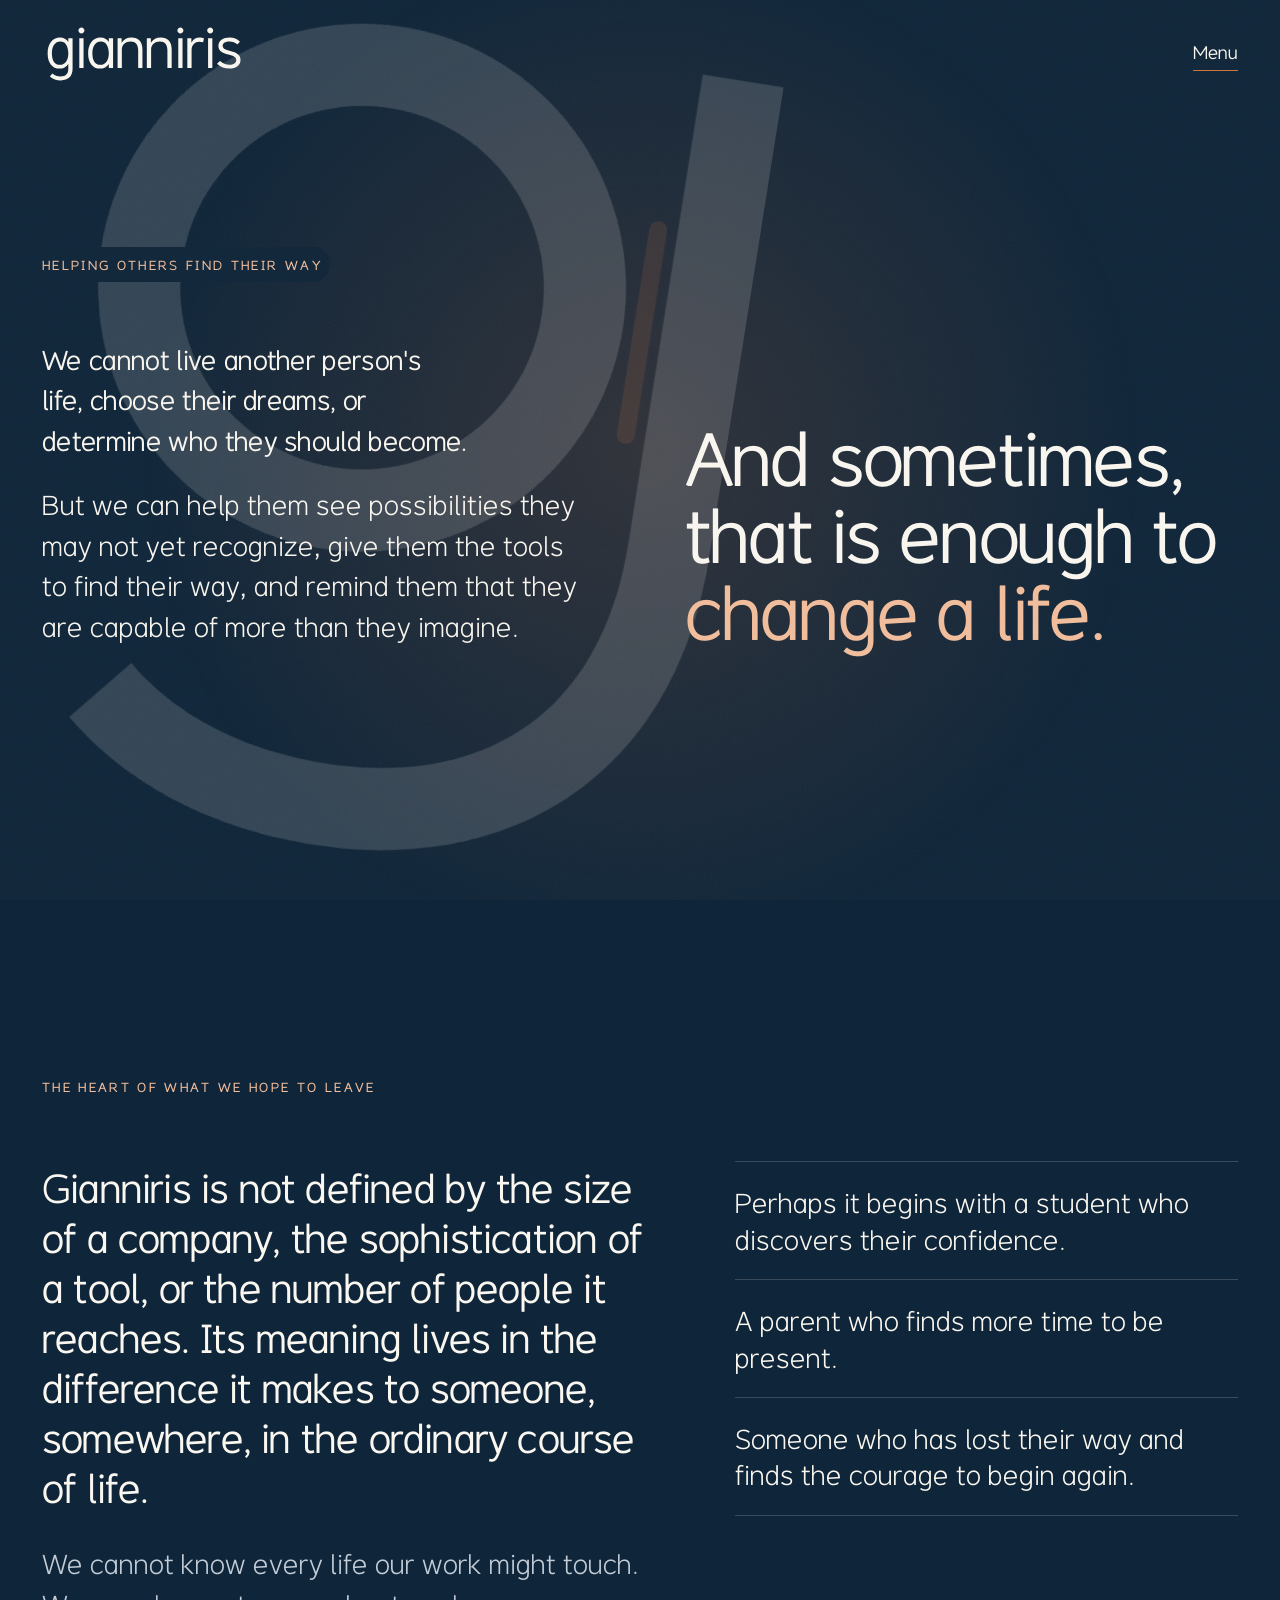
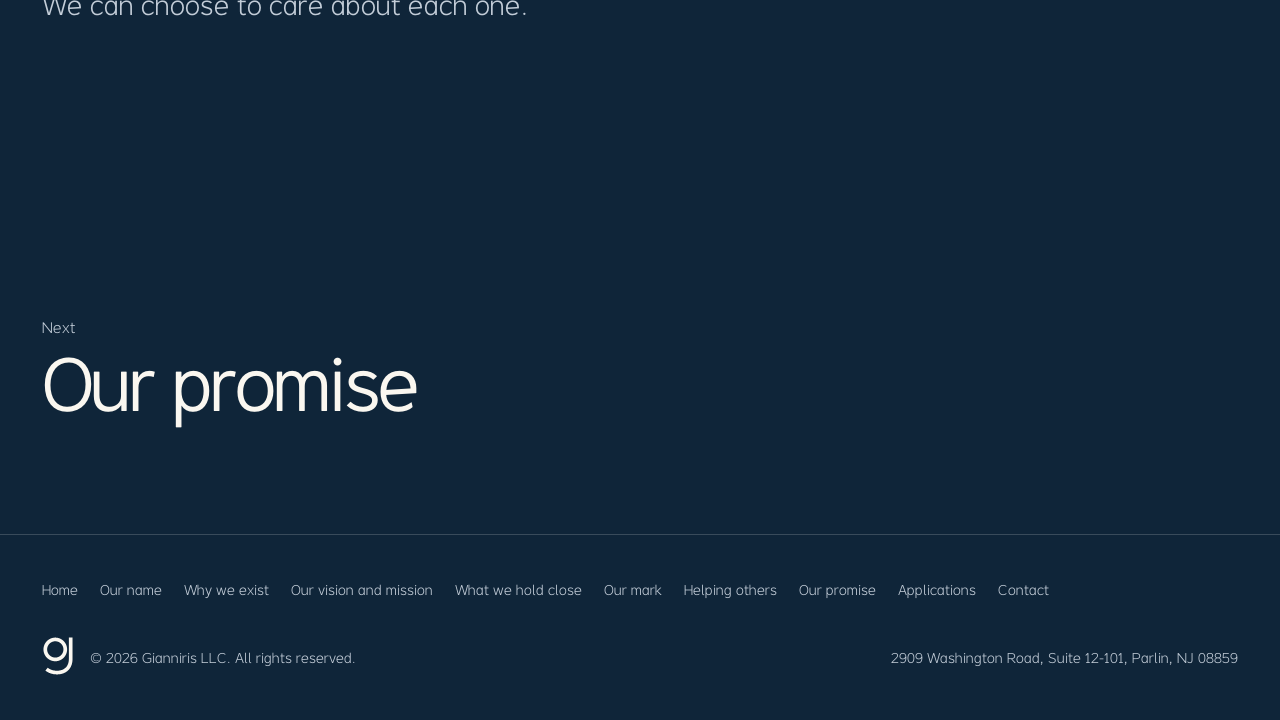
<file: heart/index.html>
<!doctype html>
<html lang="en" data-mode="light" data-tone="night">
<head>
<meta charset="utf-8">
<meta name="viewport" content="width=device-width, initial-scale=1, viewport-fit=cover">
<title>Helping others find their way | Gianniris</title>
<link rel="canonical" href="https://gianniris.com/heart/">
<meta name="description" content="We cannot live another person’s life, choose their dreams, or determine who they should become.">
<link rel="icon" href="/img/favicon-32.png" sizes="32x32">
<link rel="apple-touch-icon" href="/img/apple-touch-icon.png">
<link rel="preload" href="/fonts/Gianniris-Medium.otf" as="font" type="font/otf" crossorigin>
<script>if(/^#dark(:|$)/.test(location.hash))document.documentElement.setAttribute('data-mode','dark')</script>
<link rel="stylesheet" href="/site.css">
</head>
<body class="p-promise" data-page="promise">
<div id="world" aria-hidden="true"><div class="halo"></div><div class="art" id="wart"><svg class="f" id="wa" viewBox="0 0 340 280"><path d="M226.9 98.0 L226.9 97.5 L226.9 97.1 L226.9 96.6 L226.9 96.2 L226.8 95.7 L226.8 95.3 L226.8 94.8 L226.8 94.3 L226.7 93.9 L226.7 93.4 L226.7 93.0 L226.6 92.5 L226.6 92.1 L226.6 91.6 L226.5 91.2 L226.5 90.7 L226.4 90.3 L226.4 89.8 L226.3 89.4 L226.2 88.9 L226.2 88.5 L226.1 88.0 L226.0 87.6 L226.0 87.1 L225.9 86.7 L225.8 86.2 L225.7 85.8 L225.7 85.4 L225.6 84.9 L225.5 84.5 L225.4 84.0 L225.3 83.6 L225.2 83.1 L225.1 82.7 L225.0 82.2 L224.9 81.8 L224.8 81.4 L224.7 80.9 L224.6 80.5 L224.5 80.0 L224.4 79.6 L224.2 79.2 L224.1 78.7 L224.0 78.3 L223.9 77.9 L223.7 77.4 L223.6 77.0 L223.5 76.6 L223.3 76.1 L223.2 75.7 L223.0 75.3 L222.9 74.8 L222.7 74.4 L222.6 74.0 L222.4 73.6 L222.3 73.1 L222.1 72.7 L222.0 72.3 L221.8 71.9 L221.6 71.4 L221.5 71.0 L221.3 70.6 L221.1 70.2 L220.9 69.8 L220.8 69.4 L220.6 68.9 L220.4 68.5 L220.2 68.1 L220.0 67.7 L219.8 67.3 L219.6 66.9 L219.4 66.5 L219.2 66.1 L219.0 65.7 L218.8 65.3 L218.6 64.9 L218.4 64.5 L218.2 64.1 L218.0 63.7 L217.8 63.3 L217.5 62.9 L217.3 62.5 L217.1 62.1 L216.9 61.7 L216.6 61.3 L216.4 60.9 L216.2 60.5 L215.9 60.1 L215.7 59.7 L215.5 59.4 L215.2 59.0 L215.0 58.6 L214.7 58.2 L214.5 57.8 L214.2 57.5 L214.0 57.1 L213.7 56.7 L213.4 56.3 L213.2 56.0 L212.9 55.6 L212.6 55.2 L212.4 54.9 L212.1 54.5 L211.8 54.1 L211.6 53.8 L211.3 53.4 L211.0 53.1 L210.7 52.7 L210.4 52.4 L210.1 52.0 L209.9 51.7 L209.6 51.3 L209.3 51.0 L209.0 50.6 L208.7 50.3 L208.4 49.9 L208.1 49.6 L207.8 49.3 L207.5 48.9 L207.2 48.6 L206.9 48.3 L206.5 47.9 L206.2 47.6 L205.9 47.3 L205.6 47.0 L205.3 46.6 L205.0 46.3 L204.6 46.0 L204.3 45.7 L204.0 45.4 L203.6 45.1 L203.3 44.8 L203.0 44.4 L202.6 44.1 L202.3 43.8 L202.0 43.5 L201.6 43.2 L201.3 42.9 L200.9 42.6 L200.6 42.3 L200.3 42.1 L199.9 41.8 L199.6 41.5 L199.2 41.2 L198.8 40.9 L198.5 40.6 L198.1 40.4 L197.8 40.1 L197.4 39.8 L197.0 39.5 L196.7 39.3 L196.3 39.0 L195.9 38.7 L195.6 38.5 L195.2 38.2 L194.8 38.0 L194.5 37.7 L194.1 37.5 L193.7 37.2 L193.3 37.0 L192.9 36.7 L192.6 36.5 L192.2 36.2 L191.8 36.0 L191.4 35.7 L191.0 35.5 L190.6 35.3 L190.2 35.0 L189.8 34.8 L189.4 34.6 L189.1 34.4 L188.7 34.2 L188.3 33.9 L187.9 33.7 L187.5 33.5 L187.1 33.3 L186.7 33.1 L186.3 32.9 L185.8 32.7 L185.4 32.5 L185.0 32.3 L184.6 32.1 L184.2 31.9 L183.8 31.7 L183.4 31.5 L183.0 31.3 L182.6 31.2 L182.1 31.0 L181.7 30.8 L181.3 30.6 L180.9 30.5 L180.5 30.3 L180.0 30.1 L179.6 30.0 L179.2 29.8 L178.8 29.6 L178.4 29.5 L177.9 29.3 L177.5 29.2 L177.1 29.0 L176.6 28.9 L176.2 28.7 L175.8 28.6 L175.3 28.4 L174.9 28.3 L174.5 28.2 L174.0 28.1 L173.6 27.9 L173.2 27.8 L172.7 27.7 L172.3 27.6 L171.9 27.4 L171.4 27.3 L171.0 27.2 L170.5 27.1 L170.1 27.0 L169.7 26.9 L169.2 26.8 L168.8 26.7 L168.3 26.6 L167.9 26.5 L167.4 26.4 L167.0 26.3 L166.6 26.2 L166.1 26.2 L165.7 26.1 L165.2 26.0 L164.8 25.9 L164.3 25.9 L163.9 25.8 L163.4 25.7 L163.0 25.7 L162.5 25.6 L162.1 25.6 L161.6 25.5 L161.2 25.5 L160.7 25.4 L160.3 25.4 L159.8 25.3 L159.4 25.3 L158.9 25.2 L158.5 25.2 L158.0 25.2 L157.6 25.1 L157.1 25.1 L156.7 25.1 L156.2 25.1 L155.8 25.1 L155.3 25.0 L154.8 25.0 L154.4 25.0 L153.9 25.0 L153.5 25.0 L153.0 25.0 L152.6 25.0 L152.1 25.0 L151.7 25.0 L151.2 25.0 L150.8 25.0 L150.3 25.1 L149.9 25.1 L149.4 25.1 L149.0 25.1 L148.5 25.1 L148.1 25.2 L147.6 25.2 L147.1 25.2 L146.7 25.3 L146.2 25.3 L145.8 25.4 L145.3 25.4 L144.9 25.5 L144.4 25.5 L144.0 25.6 L143.5 25.6 L143.1 25.7 L142.6 25.7 L142.2 25.8 L141.7 25.9 L141.3 25.9 L140.9 26.0 L140.4 26.1 L140.0 26.2 L139.5 26.2 L139.1 26.3 L138.6 26.4 L138.2 26.5 L137.7 26.6 L137.3 26.7 L136.8 26.8 L136.4 26.9 L136.0 27.0 L135.5 27.1 L135.1 27.2 L134.6 27.3 L134.2 27.4 L133.8 27.6 L133.3 27.7 L132.9 27.8 L132.5 27.9 L132.0 28.1 L131.6 28.2 L131.2 28.3 L130.7 28.4 L130.3 28.6 L129.9 28.7 L129.4 28.9 L129.0 29.0 L128.6 29.2 L128.1 29.3 L127.7 29.5 L127.3 29.6 L126.9 29.8 L126.4 30.0 L126.0 30.1 L125.6 30.3 L125.2 30.5 L124.8 30.6 L124.3 30.8 L123.9 31.0 L123.5 31.2 L123.1 31.3 L122.7 31.5 L122.3 31.7 L121.9 31.9 L121.4 32.1 L121.0 32.3 L120.6 32.5 L120.2 32.7 L119.8 32.9 L119.4 33.1 L119.0 33.3 L118.6 33.5 L118.2 33.7 L117.8 33.9 L117.4 34.2 L117.0 34.4 L116.6 34.6 L116.2 34.8 L115.8 35.0 L115.4 35.3 L115.1 35.5 L114.7 35.7 L114.3 36.0 L113.9 36.2 L113.5 36.5 L113.1 36.7 L112.7 37.0 L112.4 37.2 L112.0 37.5 L111.6 37.7 L111.2 38.0 L110.9 38.2 L110.5 38.5 L110.1 38.7 L109.8 39.0 L109.4 39.3 L109.0 39.5 L108.7 39.8 L108.3 40.1 L107.9 40.4 L107.6 40.6 L107.2 40.9 L106.9 41.2 L106.5 41.5 L106.2 41.8 L105.8 42.1 L105.5 42.3 L105.1 42.6 L104.8 42.9 L104.4 43.2 L104.1 43.5 L103.8 43.8 L103.4 44.1 L103.1 44.4 L102.8 44.8 L102.4 45.1 L102.1 45.4 L101.8 45.7 L101.4 46.0 L101.1 46.3 L100.8 46.6 L100.5 47.0 L100.2 47.3 L99.8 47.6 L99.5 47.9 L99.2 48.3 L98.9 48.6 L98.6 48.9 L98.3 49.3 L98.0 49.6 L97.7 49.9 L97.4 50.3 L97.1 50.6 L96.8 51.0 L96.5 51.3 L96.2 51.7 L95.9 52.0 L95.6 52.4 L95.4 52.7 L95.1 53.1 L94.8 53.4 L94.5 53.8 L94.2 54.1 L94.0 54.5 L93.7 54.9 L93.4 55.2 L93.2 55.6 L92.9 56.0 L92.6 56.3 L92.4 56.7 L92.1 57.1 L91.9 57.5 L91.6 57.8 L91.4 58.2 L91.1 58.6 L90.9 59.0 L90.6 59.4 L90.4 59.7 L90.1 60.1 L89.9 60.5 L89.7 60.9 L89.4 61.3 L89.2 61.7 L89.0 62.1 L88.8 62.5 L88.5 62.9 L88.3 63.3 L88.1 63.7 L87.9 64.1 L87.7 64.5 L87.5 64.9 L87.3 65.3 L87.0 65.7 L86.8 66.1 L86.6 66.5 L86.4 66.9 L86.3 67.3 L86.1 67.7 L85.9 68.1 L85.7 68.5 L85.5 68.9 L85.3 69.4 L85.1 69.8 L85.0 70.2 L84.8 70.6 L84.6 71.0 L84.4 71.4 L84.3 71.9 L84.1 72.3 L83.9 72.7 L83.8 73.1 L83.6 73.6 L83.5 74.0 L83.3 74.4 L83.2 74.8 L83.0 75.3 L82.9 75.7 L82.7 76.1 L82.6 76.6 L82.5 77.0 L82.3 77.4 L82.2 77.9 L82.1 78.3 L82.0 78.7 L81.8 79.2 L81.7 79.6 L81.6 80.0 L81.5 80.5 L81.4 80.9 L81.3 81.4 L81.2 81.8 L81.1 82.2 L81.0 82.7 L80.9 83.1 L80.8 83.6 L80.7 84.0 L80.6 84.5 L80.5 84.9 L80.4 85.4 L80.3 85.8 L80.2 86.2 L80.2 86.7 L80.1 87.1 L80.0 87.6 L80.0 88.0 L79.9 88.5 L79.8 88.9 L79.8 89.4 L79.7 89.8 L79.7 90.3 L79.6 90.7 L79.6 91.2 L79.5 91.6 L79.5 92.1 L79.4 92.5 L79.4 93.0 L79.4 93.4 L79.3 93.9 L79.3 94.3 L79.3 94.8 L79.2 95.3 L79.2 95.7 L79.2 96.2 L79.2 96.6 L79.2 97.1 L79.2 97.5 L79.2 98.0 L79.2 98.4 L79.2 98.9 L79.2 99.3 L79.2 99.8 L79.2 100.2 L79.2 100.7 L79.2 101.1 L79.2 101.6 L79.2 102.0 L79.2 102.5 L79.3 103.0 L79.3 103.4 L79.3 103.9 L79.4 104.3 L79.4 104.8 L79.4 105.2 L79.5 105.7 L79.5 106.1 L79.6 106.6 L79.6 107.0 L79.7 107.5 L79.7 107.9 L79.8 108.4 L79.8 108.8 L79.9 109.3 L80.0 109.7 L80.0 110.2 L80.1 110.6 L80.2 111.1 L80.2 111.5 L80.3 112.0 L80.4 112.4 L80.5 112.8 L80.6 113.3 L80.7 113.7 L80.8 114.2 L80.9 114.6 L81.0 115.1 L81.1 115.5 L81.2 115.9 L81.3 116.4 L81.4 116.8 L81.5 117.3 L81.6 117.7 L81.7 118.1 L81.8 118.6 L82.0 119.0 L82.1 119.5 L82.2 119.9 L82.3 120.3 L82.5 120.8 L82.6 121.2 L82.7 121.6 L82.9 122.0 L83.0 122.5 L83.2 122.9 L83.3 123.3 L83.5 123.8 L83.6 124.2 L83.8 124.6 L83.9 125.0 L84.1 125.5 L84.3 125.9 L84.4 126.3 L84.6 126.7 L84.8 127.1 L85.0 127.6 L85.1 128.0 L85.3 128.4 L85.5 128.8 L85.7 129.2 L85.9 129.6 L86.1 130.1 L86.3 130.5 L86.4 130.9 L86.6 131.3 L86.8 131.7 L87.0 132.1 L87.3 132.5 L87.5 132.9 L87.7 133.3 L87.9 133.7 L88.1 134.1 L88.3 134.5 L88.5 134.9 L88.8 135.3 L89.0 135.7 L89.2 136.1 L89.4 136.5 L89.7 136.9 L89.9 137.2 L90.1 137.6 L90.4 138.0 L90.6 138.4 L90.9 138.8 L91.1 139.2 L91.4 139.5 L91.6 139.9 L91.9 140.3 L92.1 140.7 L92.4 141.0 L92.6 141.4 L92.9 141.8 L93.2 142.2 L93.4 142.5 L93.7 142.9 L94.0 143.2 L94.2 143.6 L94.5 144.0 L94.8 144.3 L95.1 144.7 L95.4 145.0 L95.6 145.4 L95.9 145.7 L96.2 146.1 L96.5 146.4 L96.8 146.8 L97.1 147.1 L97.4 147.5 L97.7 147.8 L98.0 148.2 L98.3 148.5 L98.6 148.8 L98.9 149.2 L99.2 149.5 L99.5 149.8 L99.8 150.1 L100.2 150.5 L100.5 150.8 L100.8 151.1 L101.1 151.4 L101.4 151.8 L101.8 152.1 L102.1 152.4 L102.4 152.7 L102.8 153.0 L103.1 153.3 L103.4 153.6 L103.8 153.9 L104.1 154.2 L104.4 154.5 L104.8 154.8 L105.1 155.1 L105.5 155.4 L105.8 155.7 L106.2 156.0 L106.5 156.3 L106.9 156.6 L107.2 156.8 L107.6 157.1 L107.9 157.4 L108.3 157.7 L108.7 157.9 L109.0 158.2 L109.4 158.5 L109.8 158.7 L110.1 159.0 L110.5 159.3 L110.9 159.5 L111.2 159.8 L111.6 160.0 L112.0 160.3 L112.4 160.6 L112.7 160.8 L113.1 161.0 L113.5 161.3 L113.9 161.5 L114.3 161.8 L114.7 162.0 L115.1 162.2 L115.4 162.5 L115.8 162.7 L116.2 162.9 L116.6 163.2 L117.0 163.4 L117.4 163.6 L117.8 163.8 L118.2 164.0 L118.6 164.2 L119.0 164.5 L119.4 164.7 L119.8 164.9 L120.2 165.1 L120.6 165.3 L121.0 165.5 L121.4 165.7 L121.9 165.9 L122.3 166.0 L122.7 166.2 L123.1 166.4 L123.5 166.6 L123.9 166.8 L124.3 167.0 L124.8 167.1 L125.2 167.3 L125.6 167.5 L126.0 167.6 L126.4 167.8 L126.9 168.0 L127.3 168.1 L127.7 168.3 L128.1 168.4 L128.6 168.6 L129.0 168.7 L129.4 168.9 L129.9 169.0 L130.3 169.2 L130.7 169.3 L131.2 169.4 L131.6 169.6 L132.0 169.7 L132.5 169.8 L132.9 170.0 L133.3 170.1 L133.8 170.2 L134.2 170.3 L134.6 170.4 L135.1 170.5 L135.5 170.6 L136.0 170.8 L136.4 170.9 L136.8 171.0 L137.3 171.1 L137.7 171.2 L138.2 171.2 L138.6 171.3 L139.1 171.4 L139.5 171.5 L140.0 171.6 L140.4 171.7 L140.9 171.7 L141.3 171.8 L141.7 171.9 L142.2 172.0 L142.6 172.0 L143.1 172.1 L143.5 172.1 L144.0 172.2 L144.4 172.3 L144.9 172.3 L145.3 172.4 L145.8 172.4 L146.2 172.4 L146.7 172.5 L147.1 172.5 L147.6 172.6 L148.1 172.6 L148.5 172.6 L149.0 172.6 L149.4 172.7 L149.9 172.7 L150.3 172.7 L150.8 172.7 L151.2 172.7 L151.7 172.7 L152.1 172.7 L152.6 172.8 L153.0 172.8 L153.5 172.8 L153.9 172.7 L154.4 172.7 L154.8 172.7 L155.3 172.7 L155.8 172.7 L156.2 172.7 L156.7 172.7 L157.1 172.6 L157.6 172.6 L158.0 172.6 L158.5 172.6 L158.9 172.5 L159.4 172.5 L159.8 172.4 L160.3 172.4 L160.7 172.4 L161.2 172.3 L161.6 172.3 L162.1 172.2 L162.5 172.1 L163.0 172.1 L163.4 172.0 L163.9 172.0 L164.3 171.9 L164.8 171.8 L165.2 171.7 L165.7 171.7 L166.1 171.6 L166.6 171.5 L167.0 171.4 L167.4 171.3 L167.9 171.2 L168.3 171.2 L168.8 171.1 L169.2 171.0 L169.7 170.9 L170.1 170.8 L170.5 170.6 L171.0 170.5 L171.4 170.4 L171.9 170.3 L172.3 170.2 L172.7 170.1 L173.2 170.0 L173.6 169.8 L174.0 169.7 L174.5 169.6 L174.9 169.4 L175.3 169.3 L175.8 169.2 L176.2 169.0 L176.6 168.9 L177.1 168.7 L177.5 168.6 L177.9 168.4 L178.4 168.3 L178.8 168.1 L179.2 168.0 L179.6 167.8 L180.0 167.6 L180.5 167.5 L180.9 167.3 L181.3 167.1 L181.7 167.0 L182.1 166.8 L182.6 166.6 L183.0 166.4 L183.4 166.2 L183.8 166.0 L184.2 165.9 L184.6 165.7 L185.0 165.5 L185.4 165.3 L185.8 165.1 L186.3 164.9 L186.7 164.7 L187.1 164.5 L187.5 164.2 L187.9 164.0 L188.3 163.8 L188.7 163.6 L189.1 163.4 L189.4 163.2 L189.8 162.9 L190.2 162.7 L190.6 162.5 L191.0 162.2 L191.4 162.0 L191.8 161.8 L192.2 161.5 L192.6 161.3 L192.9 161.0 L193.3 160.8 L193.7 160.6 L194.1 160.3 L194.5 160.0 L194.8 159.8 L195.2 159.5 L195.6 159.3 L195.9 159.0 L196.3 158.7 L196.7 158.5 L197.0 158.2 L197.4 157.9 L197.8 157.7 L198.1 157.4 L198.5 157.1 L198.8 156.8 L199.2 156.6 L199.6 156.3 L199.9 156.0 L200.3 155.7 L200.6 155.4 L200.9 155.1 L201.3 154.8 L201.6 154.5 L202.0 154.2 L202.3 153.9 L202.6 153.6 L203.0 153.3 L203.3 153.0 L203.6 152.7 L204.0 152.4 L204.3 152.1 L204.6 151.8 L205.0 151.4 L205.3 151.1 L205.6 150.8 L205.9 150.5 L206.2 150.1 L206.5 149.8 L206.9 149.5 L207.2 149.2 L207.5 148.8 L207.8 148.5 L208.1 148.2 L208.4 147.8 L208.7 147.5 L209.0 147.1 L209.3 146.8 L209.6 146.4 L209.9 146.1 L210.1 145.7 L210.4 145.4 L210.7 145.0 L211.0 144.7 L211.3 144.3 L211.6 144.0 L211.8 143.6 L212.1 143.2 L212.4 142.9 L212.6 142.5 L212.9 142.2 L213.2 141.8 L213.4 141.4 L213.7 141.0 L214.0 140.7 L214.2 140.3 L214.5 139.9 L214.7 139.5 L215.0 139.2 L215.2 138.8 L215.5 138.4 L215.7 138.0 L215.9 137.6 L216.2 137.2 L216.4 136.9 L216.6 136.5 L216.9 136.1 L217.1 135.7 L217.3 135.3 L217.5 134.9 L217.8 134.5 L218.0 134.1 L218.2 133.7 L218.4 133.3 L218.6 132.9 L218.8 132.5 L219.0 132.1 L219.2 131.7 L219.4 131.3 L219.6 130.9 L219.8 130.5 L220.0 130.1 L220.2 129.6 L220.4 129.2 L220.6 128.8 L220.8 128.4 L220.9 128.0 L221.1 127.6 L221.3 127.1 L221.5 126.7 L221.6 126.3 L221.8 125.9 L222.0 125.5 L222.1 125.0 L222.3 124.6 L222.4 124.2 L222.6 123.8 L222.7 123.3 L222.9 122.9 L223.0 122.5 L223.2 122.0 L223.3 121.6 L223.5 121.2 L223.6 120.8 L223.7 120.3 L223.9 119.9 L224.0 119.5 L224.1 119.0 L224.2 118.6 L224.4 118.1 L224.5 117.7 L224.6 117.3 L224.7 116.8 L224.8 116.4 L224.9 115.9 L225.0 115.5 L225.1 115.1 L225.2 114.6 L225.3 114.2 L225.4 113.7 L225.5 113.3 L225.6 112.8 L225.7 112.4 L225.7 112.0 L225.8 111.5 L225.9 111.1 L226.0 110.6 L226.0 110.2 L226.1 109.7 L226.2 109.3 L226.2 108.8 L226.3 108.4 L226.4 107.9 L226.4 107.5 L226.5 107.0 L226.5 106.6 L226.6 106.1 L226.6 105.7 L226.6 105.2 L226.7 104.8 L226.7 104.3 L226.7 103.9 L226.8 103.4 L226.8 103.0 L226.8 102.5 L226.8 102.0 L226.9 101.6 L226.9 101.1 L226.9 100.7 L226.9 100.2 L226.9 99.8 L226.9 99.3 L226.9 98.9 L226.9 98.4ZM203.9 99.5 L203.9 99.8 L203.9 100.1 L203.9 100.4 L203.9 100.7 L203.9 101.1 L203.9 101.4 L203.9 101.7 L203.8 102.0 L203.8 102.3 L203.8 102.6 L203.8 102.9 L203.7 103.2 L203.7 103.6 L203.7 103.9 L203.7 104.2 L203.6 104.5 L203.6 104.8 L203.5 105.1 L203.5 105.4 L203.5 105.7 L203.4 106.0 L203.4 106.3 L203.3 106.7 L203.3 107.0 L203.2 107.3 L203.2 107.6 L203.1 107.9 L203.1 108.2 L203.0 108.5 L203.0 108.8 L202.9 109.1 L202.8 109.4 L202.8 109.7 L202.7 110.0 L202.6 110.3 L202.6 110.6 L202.5 110.9 L202.4 111.2 L202.3 111.5 L202.2 111.8 L202.2 112.1 L202.1 112.4 L202.0 112.8 L201.9 113.1 L201.8 113.4 L201.7 113.6 L201.6 113.9 L201.6 114.2 L201.5 114.5 L201.4 114.8 L201.3 115.1 L201.2 115.4 L201.1 115.7 L201.0 116.0 L200.8 116.3 L200.7 116.6 L200.6 116.9 L200.5 117.2 L200.4 117.5 L200.3 117.8 L200.2 118.1 L200.1 118.4 L199.9 118.6 L199.8 118.9 L199.7 119.2 L199.6 119.5 L199.4 119.8 L199.3 120.1 L199.2 120.4 L199.0 120.6 L198.9 120.9 L198.8 121.2 L198.6 121.5 L198.5 121.8 L198.4 122.0 L198.2 122.3 L198.1 122.6 L197.9 122.9 L197.8 123.1 L197.6 123.4 L197.5 123.7 L197.3 124.0 L197.2 124.2 L197.0 124.5 L196.8 124.8 L196.7 125.0 L196.5 125.3 L196.4 125.6 L196.2 125.8 L196.0 126.1 L195.9 126.4 L195.7 126.6 L195.5 126.9 L195.4 127.2 L195.2 127.4 L195.0 127.7 L194.8 127.9 L194.6 128.2 L194.5 128.4 L194.3 128.7 L194.1 128.9 L193.9 129.2 L193.7 129.4 L193.5 129.7 L193.3 129.9 L193.2 130.2 L193.0 130.4 L192.8 130.7 L192.6 130.9 L192.4 131.2 L192.2 131.4 L192.0 131.6 L191.8 131.9 L191.6 132.1 L191.4 132.4 L191.2 132.6 L191.0 132.8 L190.7 133.1 L190.5 133.3 L190.3 133.5 L190.1 133.7 L189.9 134.0 L189.7 134.2 L189.5 134.4 L189.2 134.6 L189.0 134.9 L188.8 135.1 L188.6 135.3 L188.4 135.5 L188.1 135.7 L187.9 135.9 L187.7 136.2 L187.4 136.4 L187.2 136.6 L187.0 136.8 L186.7 137.0 L186.5 137.2 L186.3 137.4 L186.0 137.6 L185.8 137.8 L185.6 138.0 L185.3 138.2 L185.1 138.4 L184.8 138.6 L184.6 138.8 L184.3 139.0 L184.1 139.2 L183.9 139.4 L183.6 139.6 L183.4 139.8 L183.1 139.9 L182.8 140.1 L182.6 140.3 L182.3 140.5 L182.1 140.7 L181.8 140.8 L181.6 141.0 L181.3 141.2 L181.0 141.4 L180.8 141.5 L180.5 141.7 L180.3 141.9 L180.0 142.0 L179.7 142.2 L179.5 142.4 L179.2 142.5 L178.9 142.7 L178.7 142.8 L178.4 143.0 L178.1 143.2 L177.8 143.3 L177.6 143.5 L177.3 143.6 L177.0 143.8 L176.8 143.9 L176.5 144.0 L176.2 144.2 L175.9 144.3 L175.6 144.5 L175.4 144.6 L175.1 144.7 L174.8 144.9 L174.5 145.0 L174.2 145.1 L173.9 145.3 L173.7 145.4 L173.4 145.5 L173.1 145.7 L172.8 145.8 L172.5 145.9 L172.2 146.0 L171.9 146.1 L171.6 146.2 L171.4 146.4 L171.1 146.5 L170.8 146.6 L170.5 146.7 L170.2 146.8 L169.9 146.9 L169.6 147.0 L169.3 147.1 L169.0 147.2 L168.7 147.3 L168.4 147.4 L168.1 147.5 L167.8 147.6 L167.5 147.7 L167.2 147.8 L166.9 147.8 L166.6 147.9 L166.3 148.0 L166.0 148.1 L165.7 148.2 L165.4 148.2 L165.1 148.3 L164.8 148.4 L164.5 148.5 L164.2 148.5 L163.9 148.6 L163.6 148.7 L163.3 148.7 L163.0 148.8 L162.7 148.9 L162.4 148.9 L162.0 149.0 L161.7 149.0 L161.4 149.1 L161.1 149.1 L160.8 149.2 L160.5 149.2 L160.2 149.3 L159.9 149.3 L159.6 149.3 L159.3 149.4 L159.0 149.4 L158.6 149.5 L158.3 149.5 L158.0 149.5 L157.7 149.6 L157.4 149.6 L157.1 149.6 L156.8 149.6 L156.5 149.7 L156.2 149.7 L155.8 149.7 L155.5 149.7 L155.2 149.7 L154.9 149.7 L154.6 149.7 L154.3 149.8 L154.0 149.8 L153.7 149.8 L153.3 149.8 L153.0 149.8 L152.7 149.8 L152.4 149.8 L152.1 149.8 L151.8 149.8 L151.5 149.7 L151.2 149.7 L150.9 149.7 L150.5 149.7 L150.2 149.7 L149.9 149.7 L149.6 149.7 L149.3 149.6 L149.0 149.6 L148.7 149.6 L148.4 149.6 L148.0 149.5 L147.7 149.5 L147.4 149.5 L147.1 149.4 L146.8 149.4 L146.5 149.3 L146.2 149.3 L145.9 149.3 L145.6 149.2 L145.3 149.2 L145.0 149.1 L144.6 149.1 L144.3 149.0 L144.0 149.0 L143.7 148.9 L143.4 148.9 L143.1 148.8 L142.8 148.7 L142.5 148.7 L142.2 148.6 L141.9 148.5 L141.6 148.5 L141.3 148.4 L141.0 148.3 L140.7 148.2 L140.4 148.2 L140.1 148.1 L139.8 148.0 L139.5 147.9 L139.2 147.8 L138.9 147.8 L138.6 147.7 L138.3 147.6 L138.0 147.5 L137.7 147.4 L137.4 147.3 L137.1 147.2 L136.8 147.1 L136.5 147.0 L136.2 146.9 L135.9 146.8 L135.6 146.7 L135.3 146.6 L135.0 146.5 L134.7 146.4 L134.4 146.2 L134.1 146.1 L133.8 146.0 L133.6 145.9 L133.3 145.8 L133.0 145.7 L132.7 145.5 L132.4 145.4 L132.1 145.3 L131.8 145.1 L131.6 145.0 L131.3 144.9 L131.0 144.7 L130.7 144.6 L130.4 144.5 L130.2 144.3 L129.9 144.2 L129.6 144.0 L129.3 143.9 L129.0 143.8 L128.8 143.6 L128.5 143.5 L128.2 143.3 L128.0 143.2 L127.7 143.0 L127.4 142.8 L127.1 142.7 L126.9 142.5 L126.6 142.4 L126.3 142.2 L126.1 142.0 L125.8 141.9 L125.5 141.7 L125.3 141.5 L125.0 141.4 L124.8 141.2 L124.5 141.0 L124.2 140.8 L124.0 140.7 L123.7 140.5 L123.5 140.3 L123.2 140.1 L123.0 139.9 L122.7 139.8 L122.5 139.6 L122.2 139.4 L122.0 139.2 L121.7 139.0 L121.5 138.8 L121.2 138.6 L121.0 138.4 L120.8 138.2 L120.5 138.0 L120.3 137.8 L120.0 137.6 L119.8 137.4 L119.6 137.2 L119.3 137.0 L119.1 136.8 L118.9 136.6 L118.6 136.4 L118.4 136.2 L118.2 135.9 L117.9 135.7 L117.7 135.5 L117.5 135.3 L117.3 135.1 L117.0 134.9 L116.8 134.6 L116.6 134.4 L116.4 134.2 L116.2 134.0 L116.0 133.7 L115.7 133.5 L115.5 133.3 L115.3 133.1 L115.1 132.8 L114.9 132.6 L114.7 132.4 L114.5 132.1 L114.3 131.9 L114.1 131.6 L113.9 131.4 L113.7 131.2 L113.5 130.9 L113.3 130.7 L113.1 130.4 L112.9 130.2 L112.7 129.9 L112.5 129.7 L112.3 129.4 L112.2 129.2 L112.0 128.9 L111.8 128.7 L111.6 128.4 L111.4 128.2 L111.2 127.9 L111.1 127.7 L110.9 127.4 L110.7 127.2 L110.5 126.9 L110.4 126.6 L110.2 126.4 L110.0 126.1 L109.9 125.8 L109.7 125.6 L109.5 125.3 L109.4 125.0 L109.2 124.8 L109.1 124.5 L108.9 124.2 L108.8 124.0 L108.6 123.7 L108.5 123.4 L108.3 123.1 L108.2 122.9 L108.0 122.6 L107.9 122.3 L107.7 122.0 L107.6 121.8 L107.4 121.5 L107.3 121.2 L107.2 120.9 L107.0 120.6 L106.9 120.4 L106.8 120.1 L106.6 119.8 L106.5 119.5 L106.4 119.2 L106.3 118.9 L106.1 118.6 L106.0 118.4 L105.9 118.1 L105.8 117.8 L105.7 117.5 L105.6 117.2 L105.4 116.9 L105.3 116.6 L105.2 116.3 L105.1 116.0 L105.0 115.7 L104.9 115.4 L104.8 115.1 L104.7 114.8 L104.6 114.5 L104.5 114.2 L104.4 113.9 L104.3 113.6 L104.2 113.4 L104.2 113.1 L104.1 112.8 L104.0 112.4 L103.9 112.1 L103.8 111.8 L103.7 111.5 L103.7 111.2 L103.6 110.9 L103.5 110.6 L103.4 110.3 L103.4 110.0 L103.3 109.7 L103.2 109.4 L103.2 109.1 L103.1 108.8 L103.1 108.5 L103.0 108.2 L102.9 107.9 L102.9 107.6 L102.8 107.3 L102.8 107.0 L102.7 106.7 L102.7 106.3 L102.6 106.0 L102.6 105.7 L102.6 105.4 L102.5 105.1 L102.5 104.8 L102.5 104.5 L102.4 104.2 L102.4 103.9 L102.4 103.6 L102.3 103.2 L102.3 102.9 L102.3 102.6 L102.3 102.3 L102.2 102.0 L102.2 101.7 L102.2 101.4 L102.2 101.1 L102.2 100.7 L102.2 100.4 L102.2 100.1 L102.2 99.8 L102.1 99.5 L102.1 99.2 L102.1 98.9 L102.1 98.6 L102.1 98.3 L102.2 97.9 L102.2 97.6 L102.2 97.3 L102.2 97.0 L102.2 96.7 L102.2 96.4 L102.2 96.1 L102.2 95.8 L102.3 95.4 L102.3 95.1 L102.3 94.8 L102.3 94.5 L102.4 94.2 L102.4 93.9 L102.4 93.6 L102.5 93.3 L102.5 93.0 L102.5 92.6 L102.6 92.3 L102.6 92.0 L102.6 91.7 L102.7 91.4 L102.7 91.1 L102.8 90.8 L102.8 90.5 L102.9 90.2 L102.9 89.9 L103.0 89.6 L103.1 89.3 L103.1 88.9 L103.2 88.6 L103.2 88.3 L103.3 88.0 L103.4 87.7 L103.4 87.4 L103.5 87.1 L103.6 86.8 L103.7 86.5 L103.7 86.2 L103.8 85.9 L103.9 85.6 L104.0 85.3 L104.1 85.0 L104.2 84.7 L104.2 84.4 L104.3 84.1 L104.4 83.8 L104.5 83.5 L104.6 83.2 L104.7 82.9 L104.8 82.6 L104.9 82.3 L105.0 82.0 L105.1 81.7 L105.2 81.4 L105.3 81.1 L105.4 80.9 L105.6 80.6 L105.7 80.3 L105.8 80.0 L105.9 79.7 L106.0 79.4 L106.1 79.1 L106.3 78.8 L106.4 78.5 L106.5 78.3 L106.6 78.0 L106.8 77.7 L106.9 77.4 L107.0 77.1 L107.2 76.8 L107.3 76.6 L107.4 76.3 L107.6 76.0 L107.7 75.7 L107.9 75.4 L108.0 75.2 L108.2 74.9 L108.3 74.6 L108.5 74.3 L108.6 74.1 L108.8 73.8 L108.9 73.5 L109.1 73.2 L109.2 73.0 L109.4 72.7 L109.5 72.4 L109.7 72.2 L109.9 71.9 L110.0 71.6 L110.2 71.4 L110.4 71.1 L110.5 70.9 L110.7 70.6 L110.9 70.3 L111.1 70.1 L111.2 69.8 L111.4 69.6 L111.6 69.3 L111.8 69.1 L112.0 68.8 L112.2 68.6 L112.3 68.3 L112.5 68.1 L112.7 67.8 L112.9 67.6 L113.1 67.3 L113.3 67.1 L113.5 66.8 L113.7 66.6 L113.9 66.3 L114.1 66.1 L114.3 65.9 L114.5 65.6 L114.7 65.4 L114.9 65.2 L115.1 64.9 L115.3 64.7 L115.5 64.5 L115.7 64.2 L116.0 64.0 L116.2 63.8 L116.4 63.6 L116.6 63.3 L116.8 63.1 L117.0 62.9 L117.3 62.7 L117.5 62.5 L117.7 62.2 L117.9 62.0 L118.2 61.8 L118.4 61.6 L118.6 61.4 L118.9 61.2 L119.1 61.0 L119.3 60.8 L119.6 60.5 L119.8 60.3 L120.0 60.1 L120.3 59.9 L120.5 59.7 L120.8 59.5 L121.0 59.3 L121.2 59.1 L121.5 58.9 L121.7 58.8 L122.0 58.6 L122.2 58.4 L122.5 58.2 L122.7 58.0 L123.0 57.8 L123.2 57.6 L123.5 57.4 L123.7 57.3 L124.0 57.1 L124.2 56.9 L124.5 56.7 L124.8 56.6 L125.0 56.4 L125.3 56.2 L125.5 56.0 L125.8 55.9 L126.1 55.7 L126.3 55.5 L126.6 55.4 L126.9 55.2 L127.1 55.1 L127.4 54.9 L127.7 54.7 L128.0 54.6 L128.2 54.4 L128.5 54.3 L128.8 54.1 L129.0 54.0 L129.3 53.8 L129.6 53.7 L129.9 53.6 L130.2 53.4 L130.4 53.3 L130.7 53.1 L131.0 53.0 L131.3 52.9 L131.6 52.7 L131.8 52.6 L132.1 52.5 L132.4 52.3 L132.7 52.2 L133.0 52.1 L133.3 52.0 L133.6 51.9 L133.8 51.7 L134.1 51.6 L134.4 51.5 L134.7 51.4 L135.0 51.3 L135.3 51.2 L135.6 51.1 L135.9 51.0 L136.2 50.9 L136.5 50.8 L136.8 50.7 L137.1 50.6 L137.4 50.5 L137.7 50.4 L138.0 50.3 L138.3 50.2 L138.6 50.1 L138.9 50.0 L139.2 49.9 L139.5 49.8 L139.8 49.7 L140.1 49.7 L140.4 49.6 L140.7 49.5 L141.0 49.4 L141.3 49.4 L141.6 49.3 L141.9 49.2 L142.2 49.2 L142.5 49.1 L142.8 49.0 L143.1 49.0 L143.4 48.9 L143.7 48.8 L144.0 48.8 L144.3 48.7 L144.6 48.7 L145.0 48.6 L145.3 48.6 L145.6 48.5 L145.9 48.5 L146.2 48.4 L146.5 48.4 L146.8 48.4 L147.1 48.3 L147.4 48.3 L147.7 48.3 L148.0 48.2 L148.4 48.2 L148.7 48.2 L149.0 48.1 L149.3 48.1 L149.6 48.1 L149.9 48.1 L150.2 48.1 L150.5 48.0 L150.9 48.0 L151.2 48.0 L151.5 48.0 L151.8 48.0 L152.1 48.0 L152.4 48.0 L152.7 48.0 L153.0 48.0 L153.3 48.0 L153.7 48.0 L154.0 48.0 L154.3 48.0 L154.6 48.0 L154.9 48.0 L155.2 48.0 L155.5 48.0 L155.8 48.1 L156.2 48.1 L156.5 48.1 L156.8 48.1 L157.1 48.1 L157.4 48.2 L157.7 48.2 L158.0 48.2 L158.3 48.3 L158.6 48.3 L159.0 48.3 L159.3 48.4 L159.6 48.4 L159.9 48.4 L160.2 48.5 L160.5 48.5 L160.8 48.6 L161.1 48.6 L161.4 48.7 L161.7 48.7 L162.0 48.8 L162.4 48.8 L162.7 48.9 L163.0 49.0 L163.3 49.0 L163.6 49.1 L163.9 49.2 L164.2 49.2 L164.5 49.3 L164.8 49.4 L165.1 49.4 L165.4 49.5 L165.7 49.6 L166.0 49.7 L166.3 49.7 L166.6 49.8 L166.9 49.9 L167.2 50.0 L167.5 50.1 L167.8 50.2 L168.1 50.3 L168.4 50.4 L168.7 50.5 L169.0 50.6 L169.3 50.7 L169.6 50.8 L169.9 50.9 L170.2 51.0 L170.5 51.1 L170.8 51.2 L171.1 51.3 L171.4 51.4 L171.6 51.5 L171.9 51.6 L172.2 51.7 L172.5 51.9 L172.8 52.0 L173.1 52.1 L173.4 52.2 L173.7 52.3 L173.9 52.5 L174.2 52.6 L174.5 52.7 L174.8 52.9 L175.1 53.0 L175.4 53.1 L175.6 53.3 L175.9 53.4 L176.2 53.6 L176.5 53.7 L176.8 53.8 L177.0 54.0 L177.3 54.1 L177.6 54.3 L177.8 54.4 L178.1 54.6 L178.4 54.7 L178.7 54.9 L178.9 55.1 L179.2 55.2 L179.5 55.4 L179.7 55.5 L180.0 55.7 L180.3 55.9 L180.5 56.0 L180.8 56.2 L181.0 56.4 L181.3 56.6 L181.6 56.7 L181.8 56.9 L182.1 57.1 L182.3 57.3 L182.6 57.4 L182.8 57.6 L183.1 57.8 L183.4 58.0 L183.6 58.2 L183.9 58.4 L184.1 58.6 L184.3 58.8 L184.6 58.9 L184.8 59.1 L185.1 59.3 L185.3 59.5 L185.6 59.7 L185.8 59.9 L186.0 60.1 L186.3 60.3 L186.5 60.5 L186.7 60.8 L187.0 61.0 L187.2 61.2 L187.4 61.4 L187.7 61.6 L187.9 61.8 L188.1 62.0 L188.4 62.2 L188.6 62.5 L188.8 62.7 L189.0 62.9 L189.2 63.1 L189.5 63.3 L189.7 63.6 L189.9 63.8 L190.1 64.0 L190.3 64.2 L190.5 64.5 L190.7 64.7 L191.0 64.9 L191.2 65.2 L191.4 65.4 L191.6 65.6 L191.8 65.9 L192.0 66.1 L192.2 66.3 L192.4 66.6 L192.6 66.8 L192.8 67.1 L193.0 67.3 L193.2 67.6 L193.3 67.8 L193.5 68.1 L193.7 68.3 L193.9 68.6 L194.1 68.8 L194.3 69.1 L194.5 69.3 L194.6 69.6 L194.8 69.8 L195.0 70.1 L195.2 70.3 L195.4 70.6 L195.5 70.9 L195.7 71.1 L195.9 71.4 L196.0 71.6 L196.2 71.9 L196.4 72.2 L196.5 72.4 L196.7 72.7 L196.8 73.0 L197.0 73.2 L197.2 73.5 L197.3 73.8 L197.5 74.1 L197.6 74.3 L197.8 74.6 L197.9 74.9 L198.1 75.2 L198.2 75.4 L198.4 75.7 L198.5 76.0 L198.6 76.3 L198.8 76.6 L198.9 76.8 L199.0 77.1 L199.2 77.4 L199.3 77.7 L199.4 78.0 L199.6 78.3 L199.7 78.5 L199.8 78.8 L199.9 79.1 L200.1 79.4 L200.2 79.7 L200.3 80.0 L200.4 80.3 L200.5 80.6 L200.6 80.9 L200.7 81.1 L200.8 81.4 L201.0 81.7 L201.1 82.0 L201.2 82.3 L201.3 82.6 L201.4 82.9 L201.5 83.2 L201.6 83.5 L201.6 83.8 L201.7 84.1 L201.8 84.4 L201.9 84.7 L202.0 85.0 L202.1 85.3 L202.2 85.6 L202.2 85.9 L202.3 86.2 L202.4 86.5 L202.5 86.8 L202.6 87.1 L202.6 87.4 L202.7 87.7 L202.8 88.0 L202.8 88.3 L202.9 88.6 L203.0 88.9 L203.0 89.3 L203.1 89.6 L203.1 89.9 L203.2 90.2 L203.2 90.5 L203.3 90.8 L203.3 91.1 L203.4 91.4 L203.4 91.7 L203.5 92.0 L203.5 92.3 L203.5 92.6 L203.6 93.0 L203.6 93.3 L203.7 93.6 L203.7 93.9 L203.7 94.2 L203.7 94.5 L203.8 94.8 L203.8 95.1 L203.8 95.4 L203.8 95.8 L203.9 96.1 L203.9 96.4 L203.9 96.7 L203.9 97.0 L203.9 97.3 L203.9 97.6 L203.9 97.9 L203.9 98.3 L203.9 98.6 L203.9 98.9 L203.9 99.2ZM237.8 162.0 L237.6 165.7 L237.3 169.3 L236.9 172.8 L236.3 176.1 L235.7 179.4 L234.9 182.5 L234.1 185.5 L233.1 188.4 L232.1 191.2 L231.0 193.9 L229.7 196.5 L228.4 199.0 L227.0 201.4 L225.5 203.7 L224.0 205.9 L222.3 208.0 L220.6 210.0 L218.8 211.9 L216.9 213.7 L214.9 215.5 L212.9 217.1 L210.8 218.7 L208.6 220.2 L206.3 221.6 L204.0 222.9 L201.6 224.1 L199.1 225.3 L196.5 226.3 L193.9 227.3 L191.2 228.2 L188.4 229.0 L185.6 229.7 L182.6 230.3 L179.7 230.8 L176.7 231.2 L173.6 231.6 L170.4 231.8 L167.2 232.0 L163.9 232.0 L162.0 232.0 L160.1 232.0 L158.2 231.9 L156.4 231.8 L154.5 231.7 L152.7 231.5 L150.9 231.3 L149.2 231.1 L147.4 230.9 L145.7 230.6 L144.0 230.3 L142.4 230.0 L140.7 229.7 L139.1 229.3 L137.6 228.9 L136.0 228.5 L134.5 228.1 L133.0 227.6 L131.5 227.1 L130.0 226.6 L128.6 226.1 L127.2 225.6 L125.8 225.0 L124.4 224.5 L123.1 223.9 L121.8 223.2 L120.5 222.6 L119.2 222.0 L118.0 221.3 L116.8 220.6 L115.6 219.9 L114.4 219.2 L113.2 218.5 L112.1 217.7 L111.0 216.9 L109.9 216.2 L108.8 215.4 L107.8 214.6 L106.8 213.7 L105.7 212.8 L90.9 230.4 L92.1 231.4 L92.2 231.5 L93.4 232.5 L93.6 232.6 L94.8 233.6 L95.0 233.7 L96.2 234.6 L96.4 234.8 L97.7 235.7 L97.8 235.8 L99.1 236.7 L99.3 236.8 L100.6 237.7 L100.8 237.8 L102.1 238.6 L102.3 238.7 L103.7 239.6 L103.8 239.7 L105.2 240.5 L105.4 240.6 L106.8 241.4 L107.0 241.5 L108.4 242.3 L108.6 242.4 L110.1 243.1 L110.3 243.2 L111.8 243.9 L112.0 244.0 L113.5 244.7 L113.6 244.8 L115.2 245.5 L115.4 245.6 L116.9 246.2 L117.1 246.3 L118.7 247.0 L118.9 247.0 L120.5 247.6 L120.7 247.7 L122.3 248.3 L122.5 248.4 L124.2 248.9 L124.4 249.0 L126.1 249.5 L126.2 249.6 L128.0 250.1 L128.1 250.2 L129.9 250.6 L130.1 250.7 L131.8 251.2 L132.0 251.2 L133.8 251.6 L134.0 251.7 L135.8 252.1 L136.0 252.1 L137.8 252.5 L138.0 252.6 L139.9 252.9 L140.0 252.9 L141.9 253.3 L142.1 253.3 L144.0 253.6 L144.2 253.6 L146.1 253.9 L146.3 253.9 L148.3 254.1 L148.5 254.2 L150.4 254.4 L150.6 254.4 L152.6 254.6 L152.8 254.6 L154.8 254.7 L155.0 254.7 L157.1 254.8 L157.2 254.8 L159.3 254.9 L159.5 254.9 L161.6 255.0 L161.8 255.0 L163.9 255.0 L164.2 255.0 L167.7 254.9 L168.1 254.9 L171.6 254.8 L172.0 254.8 L175.5 254.5 L175.9 254.5 L179.3 254.1 L179.7 254.0 L183.1 253.6 L183.5 253.5 L186.8 252.9 L187.2 252.8 L190.5 252.1 L190.9 252.0 L194.1 251.2 L194.5 251.1 L197.7 250.2 L198.1 250.1 L201.2 249.1 L201.6 249.0 L204.6 247.8 L205.1 247.7 L208.0 246.4 L208.5 246.3 L211.4 244.9 L211.8 244.7 L214.6 243.3 L215.0 243.1 L217.8 241.5 L218.2 241.3 L220.9 239.6 L221.3 239.4 L223.9 237.6 L224.3 237.3 L226.8 235.4 L227.2 235.1 L229.6 233.2 L230.0 232.8 L232.4 230.8 L232.7 230.4 L235.0 228.2 L235.3 227.9 L237.5 225.6 L237.8 225.2 L239.9 222.8 L240.2 222.4 L242.2 219.9 L242.5 219.5 L244.4 216.8 L244.7 216.4 L246.4 213.7 L246.7 213.3 L248.4 210.4 L248.6 210.0 L250.2 207.1 L250.4 206.6 L251.8 203.6 L252.0 203.1 L253.4 200.0 L253.5 199.5 L254.8 196.3 L254.9 195.8 L256.0 192.4 L256.2 192.0 L257.1 188.5 L257.2 188.1 L258.1 184.5 L258.2 184.1 L258.9 180.4 L259.0 180.0 L259.6 176.2 L259.7 175.7 L260.1 171.9 L260.2 171.4 L260.5 167.4 L260.5 167.0 L260.8 162.9 L260.8 162.5 L260.8 158.3 L260.8 158.1 L260.8 25.0 L237.9 25.0 L237.9 158.0Z"/><line class="spk" x1="232.4" y1="70" x2="232.4" y2="128" stroke-width="5" stroke-linecap="round"/></svg><svg class="f c" id="wb" viewBox="0 0 340 280"><path d="M0 0Z"/></svg></div></div>
<header class="bar" id="bar"><div class="wrap"><a class="home" href="/" aria-label="Gianniris home"><svg class="wordmark" viewBox="-6.6 -81.8 363.0 113.8" role="img" aria-label="Gianniris"><path class="i" d="M40.70 -53.00C40.40 -53.00 40.20 -52.80 40.20 -52.50L40.20 -46.10C36.80 -51.40 32.00 -54.10 25.40 -54.10C11.70 -54.10 3.40 -42.50 3.40 -26.00C3.40 -9.70 11.40 1.10 24.70 1.10C31.40 1.10 36.60 -1.80 40.20 -7.30L40.20 1.50C40.20 10.80 35.20 15.20 26.70 15.20C20.50 15.20 15.80 13.30 11.70 9.90L7.40 15.10C12.60 19.60 19.10 22.00 26.90 22.00C40.50 22.00 47.80 14.80 47.80 1.00L47.80 -52.50C47.80 -52.80 47.60 -53.00 47.30 -53.00ZM25.50 -5.70C16.20 -5.70 11.00 -13.30 11.00 -26.00C11.00 -38.80 16.50 -47.30 26.10 -47.30C34.90 -47.30 40.20 -39.20 40.20 -26.30C40.20 -13.60 34.50 -5.70 25.50 -5.70ZM59.70 -0.50C59.70 -0.20 59.90 0.00 60.20 0.00L66.80 0.00C67.10 0.00 67.30 -0.20 67.30 -0.50L67.30 -52.50C67.30 -52.80 67.10 -53.00 66.80 -53.00L60.20 -53.00C59.90 -53.00 59.70 -52.80 59.70 -52.50ZM68.80 -66.50C68.80 -69.40 66.40 -71.80 63.50 -71.80C60.60 -71.80 58.20 -69.40 58.20 -66.50C58.20 -63.60 60.60 -61.20 63.50 -61.20C66.40 -61.20 68.80 -63.60 68.80 -66.50ZM112.20 -0.50C112.20 -0.20 112.40 0.00 112.70 0.00L119.30 0.00C119.60 0.00 119.80 -0.20 119.80 -0.50L119.80 -52.50C119.80 -52.80 119.60 -53.00 119.30 -53.00L112.70 -53.00C112.40 -53.00 112.20 -52.80 112.20 -52.50L112.20 -46.10C108.80 -51.40 104.00 -54.10 97.40 -54.10C83.70 -54.10 75.40 -42.50 75.40 -26.00C75.40 -9.70 83.40 1.10 96.70 1.10C103.40 1.10 108.60 -1.80 112.20 -7.30ZM97.50 -5.70C88.20 -5.70 83.00 -13.30 83.00 -26.00C83.00 -38.80 88.50 -47.30 98.10 -47.30C106.90 -47.30 112.20 -39.20 112.20 -26.30C112.20 -13.60 106.50 -5.70 97.50 -5.70ZM127.80 -0.50C127.80 -0.20 128.00 0.00 128.30 0.00L134.90 0.00C135.20 0.00 135.40 -0.20 135.40 -0.50L135.40 -32.90C135.40 -41.70 142.10 -47.30 151.00 -47.30C159.90 -47.30 164.40 -41.70 164.40 -31.90L164.40 -0.50C164.40 -0.20 164.60 0.00 164.90 0.00L171.50 0.00C171.80 0.00 172.00 -0.20 172.00 -0.50L172.00 -32.70C172.00 -46.60 164.90 -54.10 152.50 -54.10C144.80 -54.10 139.00 -50.90 135.00 -45.10L135.00 -52.50C135.00 -52.80 134.80 -53.00 134.50 -53.00L128.30 -53.00C128.00 -53.00 127.80 -52.80 127.80 -52.50ZM179.80 -0.50C179.80 -0.20 180.00 0.00 180.30 0.00L186.90 0.00C187.20 0.00 187.40 -0.20 187.40 -0.50L187.40 -32.90C187.40 -41.70 194.10 -47.30 203.00 -47.30C211.90 -47.30 216.40 -41.70 216.40 -31.90L216.40 -0.50C216.40 -0.20 216.60 0.00 216.90 0.00L223.50 0.00C223.80 0.00 224.00 -0.20 224.00 -0.50L224.00 -32.70C224.00 -46.60 216.90 -54.10 204.50 -54.10C196.80 -54.10 191.00 -50.90 187.00 -45.10L187.00 -52.50C187.00 -52.80 186.80 -53.00 186.50 -53.00L180.30 -53.00C180.00 -53.00 179.80 -52.80 179.80 -52.50ZM235.70 -0.50C235.70 -0.20 235.90 0.00 236.20 0.00L242.80 0.00C243.10 0.00 243.30 -0.20 243.30 -0.50L243.30 -52.50C243.30 -52.80 243.10 -53.00 242.80 -53.00L236.20 -53.00C235.90 -53.00 235.70 -52.80 235.70 -52.50ZM244.80 -66.50C244.80 -69.40 242.40 -71.80 239.50 -71.80C236.60 -71.80 234.20 -69.40 234.20 -66.50C234.20 -63.60 236.60 -61.20 239.50 -61.20C242.40 -61.20 244.80 -63.60 244.80 -66.50ZM251.80 -0.50C251.80 -0.20 252.00 0.00 252.30 0.00L258.90 0.00C259.20 0.00 259.40 -0.20 259.40 -0.50L259.40 -32.00C259.40 -41.40 265.50 -46.90 273.10 -46.90C275.50 -46.90 277.80 -46.50 279.90 -45.70L281.40 -52.80C279.10 -53.70 276.50 -54.10 274.10 -54.10C267.10 -54.10 261.90 -50.80 259.00 -44.80L259.00 -52.50C259.00 -52.80 258.80 -53.00 258.50 -53.00L252.30 -53.00C252.00 -53.00 251.80 -52.80 251.80 -52.50ZM288.70 -0.50C288.70 -0.20 288.90 0.00 289.20 0.00L295.80 0.00C296.10 0.00 296.30 -0.20 296.30 -0.50L296.30 -52.50C296.30 -52.80 296.10 -53.00 295.80 -53.00L289.20 -53.00C288.90 -53.00 288.70 -52.80 288.70 -52.50ZM297.80 -66.50C297.80 -69.40 295.40 -71.80 292.50 -71.80C289.60 -71.80 287.20 -69.40 287.20 -66.50C287.20 -63.60 289.60 -61.20 292.50 -61.20C295.40 -61.20 297.80 -63.60 297.80 -66.50ZM345.10 -47.20C340.50 -51.70 334.40 -54.10 327.30 -54.10C314.90 -54.10 307.10 -48.20 307.10 -39.10C307.10 -30.20 314.00 -26.80 324.70 -24.00C334.10 -21.50 338.80 -19.40 338.80 -14.30C338.80 -9.00 334.20 -5.70 326.80 -5.70C320.10 -5.70 314.60 -8.10 310.10 -12.30C309.80 -12.50 309.60 -12.50 309.40 -12.20L305.00 -7.80C304.90 -7.60 304.70 -7.60 304.70 -7.40C304.70 -7.20 304.90 -7.20 305.10 -7.10C310.70 -1.70 318.00 1.10 326.60 1.10C339.00 1.10 346.40 -5.10 346.40 -14.80C346.40 -23.50 339.60 -27.50 328.50 -30.40C319.10 -32.90 314.70 -34.60 314.70 -39.70C314.70 -44.50 319.40 -47.30 327.00 -47.30C332.20 -47.30 336.60 -45.50 340.20 -42.30C340.50 -42.10 340.70 -42.10 341.00 -42.40L345.00 -46.40C345.30 -46.70 345.30 -46.90 345.10 -47.20Z"/></svg></a><a class="menu" id="menu" href="#pages">Menu</a></div></header>
<nav id="nav" class="over" aria-label="Menu" hidden><div class="wrap"><div class="bigl"><a href="/name/">Our name</a><a href="/why/">Why we exist</a><a href="/vision/">Our vision and mission</a><a href="/values/">What we hold close</a><a href="/mark/">Our mark</a><a href="/heart/" aria-current="page">Helping others</a><a href="/promise/">Our promise</a></div><div class="small"><a href="/#applications">Applications</a><a href="/#contact">Contact</a><button class="mode" id="mode" type="button" aria-pressed="false" aria-label="Dark mode"><span class="knob" aria-hidden="true"></span><span class="txt">Dark</span></button></div></div></nav>
<main id="top">
  <section class="scene night full" id="help" data-t="night">
    <div class="wrap">
      <p class="chapter" data-reveal><i>VII</i>Helping others find their way</p>
      <div class="help">
        <div>
          <h1 class="lead" data-reveal>We cannot live another person's life, choose their dreams, or determine who they should become.</h1>
          <p class="lead" data-reveal style="--d:1">But we can help them see possibilities they may not yet recognize, give them the tools to find their way, and remind them that they are capable of more than they imagine.</p>
        </div>
        <p class="final" data-reveal style="--d:2">And sometimes, that is enough to <em>change a life.</em></p>
      </div>
    </div>
  </section>
  <section class="scene day2 full" id="heart" data-t="day">
    <div class="wrap">
      <h2 class="chapter" data-reveal><i>VIII</i>The heart of what we hope to leave</h2>
      <div class="heart">
        <div>
          <p class="says" data-reveal style="--d:1">Gianniris is not defined by the size of a company, the sophistication of a tool, or the number of people it reaches. Its meaning lives in the difference it makes to someone, somewhere, in the ordinary course of life.</p>
          <p class="lead" data-reveal style="--d:2">We cannot know every life our work might touch. We can choose to care about each one.</p>
        </div>
        <ul>
          <li data-reveal style="--d:0">Perhaps it begins with a student who discovers their confidence.</li>
          <li data-reveal style="--d:1">A parent who finds more time to be present.</li>
          <li data-reveal style="--d:2">Someone who has lost their way and finds the courage to begin again.</li>
        </ul>
      </div>
    </div>
  </section>
  
<a class="next" href="/promise/" data-t="night"><span class="wrap"><small>Next</small><b>Our promise</b></span></a>
</main>
<footer>
  <div class="wrap"><span class="sr" id="say" role="status"></span><nav class="pages" id="pages" aria-label="Pages"><a href="/">Home</a><a href="/name/">Our name</a><a href="/why/">Why we exist</a><a href="/vision/">Our vision and mission</a><a href="/values/">What we hold close</a><a href="/mark/">Our mark</a><a href="/heart/">Helping others</a><a href="/promise/">Our promise</a><a href="/#applications">Applications</a><a href="/#contact">Contact</a></nav>
    <div class="row">
      <svg viewBox="70 15 200 250" aria-hidden="true"><path class="fa" d="M226.9 98.0 L226.9 97.5 L226.9 97.1 L226.9 96.6 L226.9 96.2 L226.8 95.7 L226.8 95.3 L226.8 94.8 L226.8 94.3 L226.7 93.9 L226.7 93.4 L226.7 93.0 L226.6 92.5 L226.6 92.1 L226.6 91.6 L226.5 91.2 L226.5 90.7 L226.4 90.3 L226.4 89.8 L226.3 89.4 L226.2 88.9 L226.2 88.5 L226.1 88.0 L226.0 87.6 L226.0 87.1 L225.9 86.7 L225.8 86.2 L225.7 85.8 L225.7 85.4 L225.6 84.9 L225.5 84.5 L225.4 84.0 L225.3 83.6 L225.2 83.1 L225.1 82.7 L225.0 82.2 L224.9 81.8 L224.8 81.4 L224.7 80.9 L224.6 80.5 L224.5 80.0 L224.4 79.6 L224.2 79.2 L224.1 78.7 L224.0 78.3 L223.9 77.9 L223.7 77.4 L223.6 77.0 L223.5 76.6 L223.3 76.1 L223.2 75.7 L223.0 75.3 L222.9 74.8 L222.7 74.4 L222.6 74.0 L222.4 73.6 L222.3 73.1 L222.1 72.7 L222.0 72.3 L221.8 71.9 L221.6 71.4 L221.5 71.0 L221.3 70.6 L221.1 70.2 L220.9 69.8 L220.8 69.4 L220.6 68.9 L220.4 68.5 L220.2 68.1 L220.0 67.7 L219.8 67.3 L219.6 66.9 L219.4 66.5 L219.2 66.1 L219.0 65.7 L218.8 65.3 L218.6 64.9 L218.4 64.5 L218.2 64.1 L218.0 63.7 L217.8 63.3 L217.5 62.9 L217.3 62.5 L217.1 62.1 L216.9 61.7 L216.6 61.3 L216.4 60.9 L216.2 60.5 L215.9 60.1 L215.7 59.7 L215.5 59.4 L215.2 59.0 L215.0 58.6 L214.7 58.2 L214.5 57.8 L214.2 57.5 L214.0 57.1 L213.7 56.7 L213.4 56.3 L213.2 56.0 L212.9 55.6 L212.6 55.2 L212.4 54.9 L212.1 54.5 L211.8 54.1 L211.6 53.8 L211.3 53.4 L211.0 53.1 L210.7 52.7 L210.4 52.4 L210.1 52.0 L209.9 51.7 L209.6 51.3 L209.3 51.0 L209.0 50.6 L208.7 50.3 L208.4 49.9 L208.1 49.6 L207.8 49.3 L207.5 48.9 L207.2 48.6 L206.9 48.3 L206.5 47.9 L206.2 47.6 L205.9 47.3 L205.6 47.0 L205.3 46.6 L205.0 46.3 L204.6 46.0 L204.3 45.7 L204.0 45.4 L203.6 45.1 L203.3 44.8 L203.0 44.4 L202.6 44.1 L202.3 43.8 L202.0 43.5 L201.6 43.2 L201.3 42.9 L200.9 42.6 L200.6 42.3 L200.3 42.1 L199.9 41.8 L199.6 41.5 L199.2 41.2 L198.8 40.9 L198.5 40.6 L198.1 40.4 L197.8 40.1 L197.4 39.8 L197.0 39.5 L196.7 39.3 L196.3 39.0 L195.9 38.7 L195.6 38.5 L195.2 38.2 L194.8 38.0 L194.5 37.7 L194.1 37.5 L193.7 37.2 L193.3 37.0 L192.9 36.7 L192.6 36.5 L192.2 36.2 L191.8 36.0 L191.4 35.7 L191.0 35.5 L190.6 35.3 L190.2 35.0 L189.8 34.8 L189.4 34.6 L189.1 34.4 L188.7 34.2 L188.3 33.9 L187.9 33.7 L187.5 33.5 L187.1 33.3 L186.7 33.1 L186.3 32.9 L185.8 32.7 L185.4 32.5 L185.0 32.3 L184.6 32.1 L184.2 31.9 L183.8 31.7 L183.4 31.5 L183.0 31.3 L182.6 31.2 L182.1 31.0 L181.7 30.8 L181.3 30.6 L180.9 30.5 L180.5 30.3 L180.0 30.1 L179.6 30.0 L179.2 29.8 L178.8 29.6 L178.4 29.5 L177.9 29.3 L177.5 29.2 L177.1 29.0 L176.6 28.9 L176.2 28.7 L175.8 28.6 L175.3 28.4 L174.9 28.3 L174.5 28.2 L174.0 28.1 L173.6 27.9 L173.2 27.8 L172.7 27.7 L172.3 27.6 L171.9 27.4 L171.4 27.3 L171.0 27.2 L170.5 27.1 L170.1 27.0 L169.7 26.9 L169.2 26.8 L168.8 26.7 L168.3 26.6 L167.9 26.5 L167.4 26.4 L167.0 26.3 L166.6 26.2 L166.1 26.2 L165.7 26.1 L165.2 26.0 L164.8 25.9 L164.3 25.9 L163.9 25.8 L163.4 25.7 L163.0 25.7 L162.5 25.6 L162.1 25.6 L161.6 25.5 L161.2 25.5 L160.7 25.4 L160.3 25.4 L159.8 25.3 L159.4 25.3 L158.9 25.2 L158.5 25.2 L158.0 25.2 L157.6 25.1 L157.1 25.1 L156.7 25.1 L156.2 25.1 L155.8 25.1 L155.3 25.0 L154.8 25.0 L154.4 25.0 L153.9 25.0 L153.5 25.0 L153.0 25.0 L152.6 25.0 L152.1 25.0 L151.7 25.0 L151.2 25.0 L150.8 25.0 L150.3 25.1 L149.9 25.1 L149.4 25.1 L149.0 25.1 L148.5 25.1 L148.1 25.2 L147.6 25.2 L147.1 25.2 L146.7 25.3 L146.2 25.3 L145.8 25.4 L145.3 25.4 L144.9 25.5 L144.4 25.5 L144.0 25.6 L143.5 25.6 L143.1 25.7 L142.6 25.7 L142.2 25.8 L141.7 25.9 L141.3 25.9 L140.9 26.0 L140.4 26.1 L140.0 26.2 L139.5 26.2 L139.1 26.3 L138.6 26.4 L138.2 26.5 L137.7 26.6 L137.3 26.7 L136.8 26.8 L136.4 26.9 L136.0 27.0 L135.5 27.1 L135.1 27.2 L134.6 27.3 L134.2 27.4 L133.8 27.6 L133.3 27.7 L132.9 27.8 L132.5 27.9 L132.0 28.1 L131.6 28.2 L131.2 28.3 L130.7 28.4 L130.3 28.6 L129.9 28.7 L129.4 28.9 L129.0 29.0 L128.6 29.2 L128.1 29.3 L127.7 29.5 L127.3 29.6 L126.9 29.8 L126.4 30.0 L126.0 30.1 L125.6 30.3 L125.2 30.5 L124.8 30.6 L124.3 30.8 L123.9 31.0 L123.5 31.2 L123.1 31.3 L122.7 31.5 L122.3 31.7 L121.9 31.9 L121.4 32.1 L121.0 32.3 L120.6 32.5 L120.2 32.7 L119.8 32.9 L119.4 33.1 L119.0 33.3 L118.6 33.5 L118.2 33.7 L117.8 33.9 L117.4 34.2 L117.0 34.4 L116.6 34.6 L116.2 34.8 L115.8 35.0 L115.4 35.3 L115.1 35.5 L114.7 35.7 L114.3 36.0 L113.9 36.2 L113.5 36.5 L113.1 36.7 L112.7 37.0 L112.4 37.2 L112.0 37.5 L111.6 37.7 L111.2 38.0 L110.9 38.2 L110.5 38.5 L110.1 38.7 L109.8 39.0 L109.4 39.3 L109.0 39.5 L108.7 39.8 L108.3 40.1 L107.9 40.4 L107.6 40.6 L107.2 40.9 L106.9 41.2 L106.5 41.5 L106.2 41.8 L105.8 42.1 L105.5 42.3 L105.1 42.6 L104.8 42.9 L104.4 43.2 L104.1 43.5 L103.8 43.8 L103.4 44.1 L103.1 44.4 L102.8 44.8 L102.4 45.1 L102.1 45.4 L101.8 45.7 L101.4 46.0 L101.1 46.3 L100.8 46.6 L100.5 47.0 L100.2 47.3 L99.8 47.6 L99.5 47.9 L99.2 48.3 L98.9 48.6 L98.6 48.9 L98.3 49.3 L98.0 49.6 L97.7 49.9 L97.4 50.3 L97.1 50.6 L96.8 51.0 L96.5 51.3 L96.2 51.7 L95.9 52.0 L95.6 52.4 L95.4 52.7 L95.1 53.1 L94.8 53.4 L94.5 53.8 L94.2 54.1 L94.0 54.5 L93.7 54.9 L93.4 55.2 L93.2 55.6 L92.9 56.0 L92.6 56.3 L92.4 56.7 L92.1 57.1 L91.9 57.5 L91.6 57.8 L91.4 58.2 L91.1 58.6 L90.9 59.0 L90.6 59.4 L90.4 59.7 L90.1 60.1 L89.9 60.5 L89.7 60.9 L89.4 61.3 L89.2 61.7 L89.0 62.1 L88.8 62.5 L88.5 62.9 L88.3 63.3 L88.1 63.7 L87.9 64.1 L87.7 64.5 L87.5 64.9 L87.3 65.3 L87.0 65.7 L86.8 66.1 L86.6 66.5 L86.4 66.9 L86.3 67.3 L86.1 67.7 L85.9 68.1 L85.7 68.5 L85.5 68.9 L85.3 69.4 L85.1 69.8 L85.0 70.2 L84.8 70.6 L84.6 71.0 L84.4 71.4 L84.3 71.9 L84.1 72.3 L83.9 72.7 L83.8 73.1 L83.6 73.6 L83.5 74.0 L83.3 74.4 L83.2 74.8 L83.0 75.3 L82.9 75.7 L82.7 76.1 L82.6 76.6 L82.5 77.0 L82.3 77.4 L82.2 77.9 L82.1 78.3 L82.0 78.7 L81.8 79.2 L81.7 79.6 L81.6 80.0 L81.5 80.5 L81.4 80.9 L81.3 81.4 L81.2 81.8 L81.1 82.2 L81.0 82.7 L80.9 83.1 L80.8 83.6 L80.7 84.0 L80.6 84.5 L80.5 84.9 L80.4 85.4 L80.3 85.8 L80.2 86.2 L80.2 86.7 L80.1 87.1 L80.0 87.6 L80.0 88.0 L79.9 88.5 L79.8 88.9 L79.8 89.4 L79.7 89.8 L79.7 90.3 L79.6 90.7 L79.6 91.2 L79.5 91.6 L79.5 92.1 L79.4 92.5 L79.4 93.0 L79.4 93.4 L79.3 93.9 L79.3 94.3 L79.3 94.8 L79.2 95.3 L79.2 95.7 L79.2 96.2 L79.2 96.6 L79.2 97.1 L79.2 97.5 L79.2 98.0 L79.2 98.4 L79.2 98.9 L79.2 99.3 L79.2 99.8 L79.2 100.2 L79.2 100.7 L79.2 101.1 L79.2 101.6 L79.2 102.0 L79.2 102.5 L79.3 103.0 L79.3 103.4 L79.3 103.9 L79.4 104.3 L79.4 104.8 L79.4 105.2 L79.5 105.7 L79.5 106.1 L79.6 106.6 L79.6 107.0 L79.7 107.5 L79.7 107.9 L79.8 108.4 L79.8 108.8 L79.9 109.3 L80.0 109.7 L80.0 110.2 L80.1 110.6 L80.2 111.1 L80.2 111.5 L80.3 112.0 L80.4 112.4 L80.5 112.8 L80.6 113.3 L80.7 113.7 L80.8 114.2 L80.9 114.6 L81.0 115.1 L81.1 115.5 L81.2 115.9 L81.3 116.4 L81.4 116.8 L81.5 117.3 L81.6 117.7 L81.7 118.1 L81.8 118.6 L82.0 119.0 L82.1 119.5 L82.2 119.9 L82.3 120.3 L82.5 120.8 L82.6 121.2 L82.7 121.6 L82.9 122.0 L83.0 122.5 L83.2 122.9 L83.3 123.3 L83.5 123.8 L83.6 124.2 L83.8 124.6 L83.9 125.0 L84.1 125.5 L84.3 125.9 L84.4 126.3 L84.6 126.7 L84.8 127.1 L85.0 127.6 L85.1 128.0 L85.3 128.4 L85.5 128.8 L85.7 129.2 L85.9 129.6 L86.1 130.1 L86.3 130.5 L86.4 130.9 L86.6 131.3 L86.8 131.7 L87.0 132.1 L87.3 132.5 L87.5 132.9 L87.7 133.3 L87.9 133.7 L88.1 134.1 L88.3 134.5 L88.5 134.9 L88.8 135.3 L89.0 135.7 L89.2 136.1 L89.4 136.5 L89.7 136.9 L89.9 137.2 L90.1 137.6 L90.4 138.0 L90.6 138.4 L90.9 138.8 L91.1 139.2 L91.4 139.5 L91.6 139.9 L91.9 140.3 L92.1 140.7 L92.4 141.0 L92.6 141.4 L92.9 141.8 L93.2 142.2 L93.4 142.5 L93.7 142.9 L94.0 143.2 L94.2 143.6 L94.5 144.0 L94.8 144.3 L95.1 144.7 L95.4 145.0 L95.6 145.4 L95.9 145.7 L96.2 146.1 L96.5 146.4 L96.8 146.8 L97.1 147.1 L97.4 147.5 L97.7 147.8 L98.0 148.2 L98.3 148.5 L98.6 148.8 L98.9 149.2 L99.2 149.5 L99.5 149.8 L99.8 150.1 L100.2 150.5 L100.5 150.8 L100.8 151.1 L101.1 151.4 L101.4 151.8 L101.8 152.1 L102.1 152.4 L102.4 152.7 L102.8 153.0 L103.1 153.3 L103.4 153.6 L103.8 153.9 L104.1 154.2 L104.4 154.5 L104.8 154.8 L105.1 155.1 L105.5 155.4 L105.8 155.7 L106.2 156.0 L106.5 156.3 L106.9 156.6 L107.2 156.8 L107.6 157.1 L107.9 157.4 L108.3 157.7 L108.7 157.9 L109.0 158.2 L109.4 158.5 L109.8 158.7 L110.1 159.0 L110.5 159.3 L110.9 159.5 L111.2 159.8 L111.6 160.0 L112.0 160.3 L112.4 160.6 L112.7 160.8 L113.1 161.0 L113.5 161.3 L113.9 161.5 L114.3 161.8 L114.7 162.0 L115.1 162.2 L115.4 162.5 L115.8 162.7 L116.2 162.9 L116.6 163.2 L117.0 163.4 L117.4 163.6 L117.8 163.8 L118.2 164.0 L118.6 164.2 L119.0 164.5 L119.4 164.7 L119.8 164.9 L120.2 165.1 L120.6 165.3 L121.0 165.5 L121.4 165.7 L121.9 165.9 L122.3 166.0 L122.7 166.2 L123.1 166.4 L123.5 166.6 L123.9 166.8 L124.3 167.0 L124.8 167.1 L125.2 167.3 L125.6 167.5 L126.0 167.6 L126.4 167.8 L126.9 168.0 L127.3 168.1 L127.7 168.3 L128.1 168.4 L128.6 168.6 L129.0 168.7 L129.4 168.9 L129.9 169.0 L130.3 169.2 L130.7 169.3 L131.2 169.4 L131.6 169.6 L132.0 169.7 L132.5 169.8 L132.9 170.0 L133.3 170.1 L133.8 170.2 L134.2 170.3 L134.6 170.4 L135.1 170.5 L135.5 170.6 L136.0 170.8 L136.4 170.9 L136.8 171.0 L137.3 171.1 L137.7 171.2 L138.2 171.2 L138.6 171.3 L139.1 171.4 L139.5 171.5 L140.0 171.6 L140.4 171.7 L140.9 171.7 L141.3 171.8 L141.7 171.9 L142.2 172.0 L142.6 172.0 L143.1 172.1 L143.5 172.1 L144.0 172.2 L144.4 172.3 L144.9 172.3 L145.3 172.4 L145.8 172.4 L146.2 172.4 L146.7 172.5 L147.1 172.5 L147.6 172.6 L148.1 172.6 L148.5 172.6 L149.0 172.6 L149.4 172.7 L149.9 172.7 L150.3 172.7 L150.8 172.7 L151.2 172.7 L151.7 172.7 L152.1 172.7 L152.6 172.8 L153.0 172.8 L153.5 172.8 L153.9 172.7 L154.4 172.7 L154.8 172.7 L155.3 172.7 L155.8 172.7 L156.2 172.7 L156.7 172.7 L157.1 172.6 L157.6 172.6 L158.0 172.6 L158.5 172.6 L158.9 172.5 L159.4 172.5 L159.8 172.4 L160.3 172.4 L160.7 172.4 L161.2 172.3 L161.6 172.3 L162.1 172.2 L162.5 172.1 L163.0 172.1 L163.4 172.0 L163.9 172.0 L164.3 171.9 L164.8 171.8 L165.2 171.7 L165.7 171.7 L166.1 171.6 L166.6 171.5 L167.0 171.4 L167.4 171.3 L167.9 171.2 L168.3 171.2 L168.8 171.1 L169.2 171.0 L169.7 170.9 L170.1 170.8 L170.5 170.6 L171.0 170.5 L171.4 170.4 L171.9 170.3 L172.3 170.2 L172.7 170.1 L173.2 170.0 L173.6 169.8 L174.0 169.7 L174.5 169.6 L174.9 169.4 L175.3 169.3 L175.8 169.2 L176.2 169.0 L176.6 168.9 L177.1 168.7 L177.5 168.6 L177.9 168.4 L178.4 168.3 L178.8 168.1 L179.2 168.0 L179.6 167.8 L180.0 167.6 L180.5 167.5 L180.9 167.3 L181.3 167.1 L181.7 167.0 L182.1 166.8 L182.6 166.6 L183.0 166.4 L183.4 166.2 L183.8 166.0 L184.2 165.9 L184.6 165.7 L185.0 165.5 L185.4 165.3 L185.8 165.1 L186.3 164.9 L186.7 164.7 L187.1 164.5 L187.5 164.2 L187.9 164.0 L188.3 163.8 L188.7 163.6 L189.1 163.4 L189.4 163.2 L189.8 162.9 L190.2 162.7 L190.6 162.5 L191.0 162.2 L191.4 162.0 L191.8 161.8 L192.2 161.5 L192.6 161.3 L192.9 161.0 L193.3 160.8 L193.7 160.6 L194.1 160.3 L194.5 160.0 L194.8 159.8 L195.2 159.5 L195.6 159.3 L195.9 159.0 L196.3 158.7 L196.7 158.5 L197.0 158.2 L197.4 157.9 L197.8 157.7 L198.1 157.4 L198.5 157.1 L198.8 156.8 L199.2 156.6 L199.6 156.3 L199.9 156.0 L200.3 155.7 L200.6 155.4 L200.9 155.1 L201.3 154.8 L201.6 154.5 L202.0 154.2 L202.3 153.9 L202.6 153.6 L203.0 153.3 L203.3 153.0 L203.6 152.7 L204.0 152.4 L204.3 152.1 L204.6 151.8 L205.0 151.4 L205.3 151.1 L205.6 150.8 L205.9 150.5 L206.2 150.1 L206.5 149.8 L206.9 149.5 L207.2 149.2 L207.5 148.8 L207.8 148.5 L208.1 148.2 L208.4 147.8 L208.7 147.5 L209.0 147.1 L209.3 146.8 L209.6 146.4 L209.9 146.1 L210.1 145.7 L210.4 145.4 L210.7 145.0 L211.0 144.7 L211.3 144.3 L211.6 144.0 L211.8 143.6 L212.1 143.2 L212.4 142.9 L212.6 142.5 L212.9 142.2 L213.2 141.8 L213.4 141.4 L213.7 141.0 L214.0 140.7 L214.2 140.3 L214.5 139.9 L214.7 139.5 L215.0 139.2 L215.2 138.8 L215.5 138.4 L215.7 138.0 L215.9 137.6 L216.2 137.2 L216.4 136.9 L216.6 136.5 L216.9 136.1 L217.1 135.7 L217.3 135.3 L217.5 134.9 L217.8 134.5 L218.0 134.1 L218.2 133.7 L218.4 133.3 L218.6 132.9 L218.8 132.5 L219.0 132.1 L219.2 131.7 L219.4 131.3 L219.6 130.9 L219.8 130.5 L220.0 130.1 L220.2 129.6 L220.4 129.2 L220.6 128.8 L220.8 128.4 L220.9 128.0 L221.1 127.6 L221.3 127.1 L221.5 126.7 L221.6 126.3 L221.8 125.9 L222.0 125.5 L222.1 125.0 L222.3 124.6 L222.4 124.2 L222.6 123.8 L222.7 123.3 L222.9 122.9 L223.0 122.5 L223.2 122.0 L223.3 121.6 L223.5 121.2 L223.6 120.8 L223.7 120.3 L223.9 119.9 L224.0 119.5 L224.1 119.0 L224.2 118.6 L224.4 118.1 L224.5 117.7 L224.6 117.3 L224.7 116.8 L224.8 116.4 L224.9 115.9 L225.0 115.5 L225.1 115.1 L225.2 114.6 L225.3 114.2 L225.4 113.7 L225.5 113.3 L225.6 112.8 L225.7 112.4 L225.7 112.0 L225.8 111.5 L225.9 111.1 L226.0 110.6 L226.0 110.2 L226.1 109.7 L226.2 109.3 L226.2 108.8 L226.3 108.4 L226.4 107.9 L226.4 107.5 L226.5 107.0 L226.5 106.6 L226.6 106.1 L226.6 105.7 L226.6 105.2 L226.7 104.8 L226.7 104.3 L226.7 103.9 L226.8 103.4 L226.8 103.0 L226.8 102.5 L226.8 102.0 L226.9 101.6 L226.9 101.1 L226.9 100.7 L226.9 100.2 L226.9 99.8 L226.9 99.3 L226.9 98.9 L226.9 98.4ZM203.9 99.5 L203.9 99.8 L203.9 100.1 L203.9 100.4 L203.9 100.7 L203.9 101.1 L203.9 101.4 L203.9 101.7 L203.8 102.0 L203.8 102.3 L203.8 102.6 L203.8 102.9 L203.7 103.2 L203.7 103.6 L203.7 103.9 L203.7 104.2 L203.6 104.5 L203.6 104.8 L203.5 105.1 L203.5 105.4 L203.5 105.7 L203.4 106.0 L203.4 106.3 L203.3 106.7 L203.3 107.0 L203.2 107.3 L203.2 107.6 L203.1 107.9 L203.1 108.2 L203.0 108.5 L203.0 108.8 L202.9 109.1 L202.8 109.4 L202.8 109.7 L202.7 110.0 L202.6 110.3 L202.6 110.6 L202.5 110.9 L202.4 111.2 L202.3 111.5 L202.2 111.8 L202.2 112.1 L202.1 112.4 L202.0 112.8 L201.9 113.1 L201.8 113.4 L201.7 113.6 L201.6 113.9 L201.6 114.2 L201.5 114.5 L201.4 114.8 L201.3 115.1 L201.2 115.4 L201.1 115.7 L201.0 116.0 L200.8 116.3 L200.7 116.6 L200.6 116.9 L200.5 117.2 L200.4 117.5 L200.3 117.8 L200.2 118.1 L200.1 118.4 L199.9 118.6 L199.8 118.9 L199.7 119.2 L199.6 119.5 L199.4 119.8 L199.3 120.1 L199.2 120.4 L199.0 120.6 L198.9 120.9 L198.8 121.2 L198.6 121.5 L198.5 121.8 L198.4 122.0 L198.2 122.3 L198.1 122.6 L197.9 122.9 L197.8 123.1 L197.6 123.4 L197.5 123.7 L197.3 124.0 L197.2 124.2 L197.0 124.5 L196.8 124.8 L196.7 125.0 L196.5 125.3 L196.4 125.6 L196.2 125.8 L196.0 126.1 L195.9 126.4 L195.7 126.6 L195.5 126.9 L195.4 127.2 L195.2 127.4 L195.0 127.7 L194.8 127.9 L194.6 128.2 L194.5 128.4 L194.3 128.7 L194.1 128.9 L193.9 129.2 L193.7 129.4 L193.5 129.7 L193.3 129.9 L193.2 130.2 L193.0 130.4 L192.8 130.7 L192.6 130.9 L192.4 131.2 L192.2 131.4 L192.0 131.6 L191.8 131.9 L191.6 132.1 L191.4 132.4 L191.2 132.6 L191.0 132.8 L190.7 133.1 L190.5 133.3 L190.3 133.5 L190.1 133.7 L189.9 134.0 L189.7 134.2 L189.5 134.4 L189.2 134.6 L189.0 134.9 L188.8 135.1 L188.6 135.3 L188.4 135.5 L188.1 135.7 L187.9 135.9 L187.7 136.2 L187.4 136.4 L187.2 136.6 L187.0 136.8 L186.7 137.0 L186.5 137.2 L186.3 137.4 L186.0 137.6 L185.8 137.8 L185.6 138.0 L185.3 138.2 L185.1 138.4 L184.8 138.6 L184.6 138.8 L184.3 139.0 L184.1 139.2 L183.9 139.4 L183.6 139.6 L183.4 139.8 L183.1 139.9 L182.8 140.1 L182.6 140.3 L182.3 140.5 L182.1 140.7 L181.8 140.8 L181.6 141.0 L181.3 141.2 L181.0 141.4 L180.8 141.5 L180.5 141.7 L180.3 141.9 L180.0 142.0 L179.7 142.2 L179.5 142.4 L179.2 142.5 L178.9 142.7 L178.7 142.8 L178.4 143.0 L178.1 143.2 L177.8 143.3 L177.6 143.5 L177.3 143.6 L177.0 143.8 L176.8 143.9 L176.5 144.0 L176.2 144.2 L175.9 144.3 L175.6 144.5 L175.4 144.6 L175.1 144.7 L174.8 144.9 L174.5 145.0 L174.2 145.1 L173.9 145.3 L173.7 145.4 L173.4 145.5 L173.1 145.7 L172.8 145.8 L172.5 145.9 L172.2 146.0 L171.9 146.1 L171.6 146.2 L171.4 146.4 L171.1 146.5 L170.8 146.6 L170.5 146.7 L170.2 146.8 L169.9 146.9 L169.6 147.0 L169.3 147.1 L169.0 147.2 L168.7 147.3 L168.4 147.4 L168.1 147.5 L167.8 147.6 L167.5 147.7 L167.2 147.8 L166.9 147.8 L166.6 147.9 L166.3 148.0 L166.0 148.1 L165.7 148.2 L165.4 148.2 L165.1 148.3 L164.8 148.4 L164.5 148.5 L164.2 148.5 L163.9 148.6 L163.6 148.7 L163.3 148.7 L163.0 148.8 L162.7 148.9 L162.4 148.9 L162.0 149.0 L161.7 149.0 L161.4 149.1 L161.1 149.1 L160.8 149.2 L160.5 149.2 L160.2 149.3 L159.9 149.3 L159.6 149.3 L159.3 149.4 L159.0 149.4 L158.6 149.5 L158.3 149.5 L158.0 149.5 L157.7 149.6 L157.4 149.6 L157.1 149.6 L156.8 149.6 L156.5 149.7 L156.2 149.7 L155.8 149.7 L155.5 149.7 L155.2 149.7 L154.9 149.7 L154.6 149.7 L154.3 149.8 L154.0 149.8 L153.7 149.8 L153.3 149.8 L153.0 149.8 L152.7 149.8 L152.4 149.8 L152.1 149.8 L151.8 149.8 L151.5 149.7 L151.2 149.7 L150.9 149.7 L150.5 149.7 L150.2 149.7 L149.9 149.7 L149.6 149.7 L149.3 149.6 L149.0 149.6 L148.7 149.6 L148.4 149.6 L148.0 149.5 L147.7 149.5 L147.4 149.5 L147.1 149.4 L146.8 149.4 L146.5 149.3 L146.2 149.3 L145.9 149.3 L145.6 149.2 L145.3 149.2 L145.0 149.1 L144.6 149.1 L144.3 149.0 L144.0 149.0 L143.7 148.9 L143.4 148.9 L143.1 148.8 L142.8 148.7 L142.5 148.7 L142.2 148.6 L141.9 148.5 L141.6 148.5 L141.3 148.4 L141.0 148.3 L140.7 148.2 L140.4 148.2 L140.1 148.1 L139.8 148.0 L139.5 147.9 L139.2 147.8 L138.9 147.8 L138.6 147.7 L138.3 147.6 L138.0 147.5 L137.7 147.4 L137.4 147.3 L137.1 147.2 L136.8 147.1 L136.5 147.0 L136.2 146.9 L135.9 146.8 L135.6 146.7 L135.3 146.6 L135.0 146.5 L134.7 146.4 L134.4 146.2 L134.1 146.1 L133.8 146.0 L133.6 145.9 L133.3 145.8 L133.0 145.7 L132.7 145.5 L132.4 145.4 L132.1 145.3 L131.8 145.1 L131.6 145.0 L131.3 144.9 L131.0 144.7 L130.7 144.6 L130.4 144.5 L130.2 144.3 L129.9 144.2 L129.6 144.0 L129.3 143.9 L129.0 143.8 L128.8 143.6 L128.5 143.5 L128.2 143.3 L128.0 143.2 L127.7 143.0 L127.4 142.8 L127.1 142.7 L126.9 142.5 L126.6 142.4 L126.3 142.2 L126.1 142.0 L125.8 141.9 L125.5 141.7 L125.3 141.5 L125.0 141.4 L124.8 141.2 L124.5 141.0 L124.2 140.8 L124.0 140.7 L123.7 140.5 L123.5 140.3 L123.2 140.1 L123.0 139.9 L122.7 139.8 L122.5 139.6 L122.2 139.4 L122.0 139.2 L121.7 139.0 L121.5 138.8 L121.2 138.6 L121.0 138.4 L120.8 138.2 L120.5 138.0 L120.3 137.8 L120.0 137.6 L119.8 137.4 L119.6 137.2 L119.3 137.0 L119.1 136.8 L118.9 136.6 L118.6 136.4 L118.4 136.2 L118.2 135.9 L117.9 135.7 L117.7 135.5 L117.5 135.3 L117.3 135.1 L117.0 134.9 L116.8 134.6 L116.6 134.4 L116.4 134.2 L116.2 134.0 L116.0 133.7 L115.7 133.5 L115.5 133.3 L115.3 133.1 L115.1 132.8 L114.9 132.6 L114.7 132.4 L114.5 132.1 L114.3 131.9 L114.1 131.6 L113.9 131.4 L113.7 131.2 L113.5 130.9 L113.3 130.7 L113.1 130.4 L112.9 130.2 L112.7 129.9 L112.5 129.7 L112.3 129.4 L112.2 129.2 L112.0 128.9 L111.8 128.7 L111.6 128.4 L111.4 128.2 L111.2 127.9 L111.1 127.7 L110.9 127.4 L110.7 127.2 L110.5 126.9 L110.4 126.6 L110.2 126.4 L110.0 126.1 L109.9 125.8 L109.7 125.6 L109.5 125.3 L109.4 125.0 L109.2 124.8 L109.1 124.5 L108.9 124.2 L108.8 124.0 L108.6 123.7 L108.5 123.4 L108.3 123.1 L108.2 122.9 L108.0 122.6 L107.9 122.3 L107.7 122.0 L107.6 121.8 L107.4 121.5 L107.3 121.2 L107.2 120.9 L107.0 120.6 L106.9 120.4 L106.8 120.1 L106.6 119.8 L106.5 119.5 L106.4 119.2 L106.3 118.9 L106.1 118.6 L106.0 118.4 L105.9 118.1 L105.8 117.8 L105.7 117.5 L105.6 117.2 L105.4 116.9 L105.3 116.6 L105.2 116.3 L105.1 116.0 L105.0 115.7 L104.9 115.4 L104.8 115.1 L104.7 114.8 L104.6 114.5 L104.5 114.2 L104.4 113.9 L104.3 113.6 L104.2 113.4 L104.2 113.1 L104.1 112.8 L104.0 112.4 L103.9 112.1 L103.8 111.8 L103.7 111.5 L103.7 111.2 L103.6 110.9 L103.5 110.6 L103.4 110.3 L103.4 110.0 L103.3 109.7 L103.2 109.4 L103.2 109.1 L103.1 108.8 L103.1 108.5 L103.0 108.2 L102.9 107.9 L102.9 107.6 L102.8 107.3 L102.8 107.0 L102.7 106.7 L102.7 106.3 L102.6 106.0 L102.6 105.7 L102.6 105.4 L102.5 105.1 L102.5 104.8 L102.5 104.5 L102.4 104.2 L102.4 103.9 L102.4 103.6 L102.3 103.2 L102.3 102.9 L102.3 102.6 L102.3 102.3 L102.2 102.0 L102.2 101.7 L102.2 101.4 L102.2 101.1 L102.2 100.7 L102.2 100.4 L102.2 100.1 L102.2 99.8 L102.1 99.5 L102.1 99.2 L102.1 98.9 L102.1 98.6 L102.1 98.3 L102.2 97.9 L102.2 97.6 L102.2 97.3 L102.2 97.0 L102.2 96.7 L102.2 96.4 L102.2 96.1 L102.2 95.8 L102.3 95.4 L102.3 95.1 L102.3 94.8 L102.3 94.5 L102.4 94.2 L102.4 93.9 L102.4 93.6 L102.5 93.3 L102.5 93.0 L102.5 92.6 L102.6 92.3 L102.6 92.0 L102.6 91.7 L102.7 91.4 L102.7 91.1 L102.8 90.8 L102.8 90.5 L102.9 90.2 L102.9 89.9 L103.0 89.6 L103.1 89.3 L103.1 88.9 L103.2 88.6 L103.2 88.3 L103.3 88.0 L103.4 87.7 L103.4 87.4 L103.5 87.1 L103.6 86.8 L103.7 86.5 L103.7 86.2 L103.8 85.9 L103.9 85.6 L104.0 85.3 L104.1 85.0 L104.2 84.7 L104.2 84.4 L104.3 84.1 L104.4 83.8 L104.5 83.5 L104.6 83.2 L104.7 82.9 L104.8 82.6 L104.9 82.3 L105.0 82.0 L105.1 81.7 L105.2 81.4 L105.3 81.1 L105.4 80.9 L105.6 80.6 L105.7 80.3 L105.8 80.0 L105.9 79.7 L106.0 79.4 L106.1 79.1 L106.3 78.8 L106.4 78.5 L106.5 78.3 L106.6 78.0 L106.8 77.7 L106.9 77.4 L107.0 77.1 L107.2 76.8 L107.3 76.6 L107.4 76.3 L107.6 76.0 L107.7 75.7 L107.9 75.4 L108.0 75.2 L108.2 74.9 L108.3 74.6 L108.5 74.3 L108.6 74.1 L108.8 73.8 L108.9 73.5 L109.1 73.2 L109.2 73.0 L109.4 72.7 L109.5 72.4 L109.7 72.2 L109.9 71.9 L110.0 71.6 L110.2 71.4 L110.4 71.1 L110.5 70.9 L110.7 70.6 L110.9 70.3 L111.1 70.1 L111.2 69.8 L111.4 69.6 L111.6 69.3 L111.8 69.1 L112.0 68.8 L112.2 68.6 L112.3 68.3 L112.5 68.1 L112.7 67.8 L112.9 67.6 L113.1 67.3 L113.3 67.1 L113.5 66.8 L113.7 66.6 L113.9 66.3 L114.1 66.1 L114.3 65.9 L114.5 65.6 L114.7 65.4 L114.9 65.2 L115.1 64.9 L115.3 64.7 L115.5 64.5 L115.7 64.2 L116.0 64.0 L116.2 63.8 L116.4 63.6 L116.6 63.3 L116.8 63.1 L117.0 62.9 L117.3 62.7 L117.5 62.5 L117.7 62.2 L117.9 62.0 L118.2 61.8 L118.4 61.6 L118.6 61.4 L118.9 61.2 L119.1 61.0 L119.3 60.8 L119.6 60.5 L119.8 60.3 L120.0 60.1 L120.3 59.9 L120.5 59.7 L120.8 59.5 L121.0 59.3 L121.2 59.1 L121.5 58.9 L121.7 58.8 L122.0 58.6 L122.2 58.4 L122.5 58.2 L122.7 58.0 L123.0 57.8 L123.2 57.6 L123.5 57.4 L123.7 57.3 L124.0 57.1 L124.2 56.9 L124.5 56.7 L124.8 56.6 L125.0 56.4 L125.3 56.2 L125.5 56.0 L125.8 55.9 L126.1 55.7 L126.3 55.5 L126.6 55.4 L126.9 55.2 L127.1 55.1 L127.4 54.9 L127.7 54.7 L128.0 54.6 L128.2 54.4 L128.5 54.3 L128.8 54.1 L129.0 54.0 L129.3 53.8 L129.6 53.7 L129.9 53.6 L130.2 53.4 L130.4 53.3 L130.7 53.1 L131.0 53.0 L131.3 52.9 L131.6 52.7 L131.8 52.6 L132.1 52.5 L132.4 52.3 L132.7 52.2 L133.0 52.1 L133.3 52.0 L133.6 51.9 L133.8 51.7 L134.1 51.6 L134.4 51.5 L134.7 51.4 L135.0 51.3 L135.3 51.2 L135.6 51.1 L135.9 51.0 L136.2 50.9 L136.5 50.8 L136.8 50.7 L137.1 50.6 L137.4 50.5 L137.7 50.4 L138.0 50.3 L138.3 50.2 L138.6 50.1 L138.9 50.0 L139.2 49.9 L139.5 49.8 L139.8 49.7 L140.1 49.7 L140.4 49.6 L140.7 49.5 L141.0 49.4 L141.3 49.4 L141.6 49.3 L141.9 49.2 L142.2 49.2 L142.5 49.1 L142.8 49.0 L143.1 49.0 L143.4 48.9 L143.7 48.8 L144.0 48.8 L144.3 48.7 L144.6 48.7 L145.0 48.6 L145.3 48.6 L145.6 48.5 L145.9 48.5 L146.2 48.4 L146.5 48.4 L146.8 48.4 L147.1 48.3 L147.4 48.3 L147.7 48.3 L148.0 48.2 L148.4 48.2 L148.7 48.2 L149.0 48.1 L149.3 48.1 L149.6 48.1 L149.9 48.1 L150.2 48.1 L150.5 48.0 L150.9 48.0 L151.2 48.0 L151.5 48.0 L151.8 48.0 L152.1 48.0 L152.4 48.0 L152.7 48.0 L153.0 48.0 L153.3 48.0 L153.7 48.0 L154.0 48.0 L154.3 48.0 L154.6 48.0 L154.9 48.0 L155.2 48.0 L155.5 48.0 L155.8 48.1 L156.2 48.1 L156.5 48.1 L156.8 48.1 L157.1 48.1 L157.4 48.2 L157.7 48.2 L158.0 48.2 L158.3 48.3 L158.6 48.3 L159.0 48.3 L159.3 48.4 L159.6 48.4 L159.9 48.4 L160.2 48.5 L160.5 48.5 L160.8 48.6 L161.1 48.6 L161.4 48.7 L161.7 48.7 L162.0 48.8 L162.4 48.8 L162.7 48.9 L163.0 49.0 L163.3 49.0 L163.6 49.1 L163.9 49.2 L164.2 49.2 L164.5 49.3 L164.8 49.4 L165.1 49.4 L165.4 49.5 L165.7 49.6 L166.0 49.7 L166.3 49.7 L166.6 49.8 L166.9 49.9 L167.2 50.0 L167.5 50.1 L167.8 50.2 L168.1 50.3 L168.4 50.4 L168.7 50.5 L169.0 50.6 L169.3 50.7 L169.6 50.8 L169.9 50.9 L170.2 51.0 L170.5 51.1 L170.8 51.2 L171.1 51.3 L171.4 51.4 L171.6 51.5 L171.9 51.6 L172.2 51.7 L172.5 51.9 L172.8 52.0 L173.1 52.1 L173.4 52.2 L173.7 52.3 L173.9 52.5 L174.2 52.6 L174.5 52.7 L174.8 52.9 L175.1 53.0 L175.4 53.1 L175.6 53.3 L175.9 53.4 L176.2 53.6 L176.5 53.7 L176.8 53.8 L177.0 54.0 L177.3 54.1 L177.6 54.3 L177.8 54.4 L178.1 54.6 L178.4 54.7 L178.7 54.9 L178.9 55.1 L179.2 55.2 L179.5 55.4 L179.7 55.5 L180.0 55.7 L180.3 55.9 L180.5 56.0 L180.8 56.2 L181.0 56.4 L181.3 56.6 L181.6 56.7 L181.8 56.9 L182.1 57.1 L182.3 57.3 L182.6 57.4 L182.8 57.6 L183.1 57.8 L183.4 58.0 L183.6 58.2 L183.9 58.4 L184.1 58.6 L184.3 58.8 L184.6 58.9 L184.8 59.1 L185.1 59.3 L185.3 59.5 L185.6 59.7 L185.8 59.9 L186.0 60.1 L186.3 60.3 L186.5 60.5 L186.7 60.8 L187.0 61.0 L187.2 61.2 L187.4 61.4 L187.7 61.6 L187.9 61.8 L188.1 62.0 L188.4 62.2 L188.6 62.5 L188.8 62.7 L189.0 62.9 L189.2 63.1 L189.5 63.3 L189.7 63.6 L189.9 63.8 L190.1 64.0 L190.3 64.2 L190.5 64.5 L190.7 64.7 L191.0 64.9 L191.2 65.2 L191.4 65.4 L191.6 65.6 L191.8 65.9 L192.0 66.1 L192.2 66.3 L192.4 66.6 L192.6 66.8 L192.8 67.1 L193.0 67.3 L193.2 67.6 L193.3 67.8 L193.5 68.1 L193.7 68.3 L193.9 68.6 L194.1 68.8 L194.3 69.1 L194.5 69.3 L194.6 69.6 L194.8 69.8 L195.0 70.1 L195.2 70.3 L195.4 70.6 L195.5 70.9 L195.7 71.1 L195.9 71.4 L196.0 71.6 L196.2 71.9 L196.4 72.2 L196.5 72.4 L196.7 72.7 L196.8 73.0 L197.0 73.2 L197.2 73.5 L197.3 73.8 L197.5 74.1 L197.6 74.3 L197.8 74.6 L197.9 74.9 L198.1 75.2 L198.2 75.4 L198.4 75.7 L198.5 76.0 L198.6 76.3 L198.8 76.6 L198.9 76.8 L199.0 77.1 L199.2 77.4 L199.3 77.7 L199.4 78.0 L199.6 78.3 L199.7 78.5 L199.8 78.8 L199.9 79.1 L200.1 79.4 L200.2 79.7 L200.3 80.0 L200.4 80.3 L200.5 80.6 L200.6 80.9 L200.7 81.1 L200.8 81.4 L201.0 81.7 L201.1 82.0 L201.2 82.3 L201.3 82.6 L201.4 82.9 L201.5 83.2 L201.6 83.5 L201.6 83.8 L201.7 84.1 L201.8 84.4 L201.9 84.7 L202.0 85.0 L202.1 85.3 L202.2 85.6 L202.2 85.9 L202.3 86.2 L202.4 86.5 L202.5 86.8 L202.6 87.1 L202.6 87.4 L202.7 87.7 L202.8 88.0 L202.8 88.3 L202.9 88.6 L203.0 88.9 L203.0 89.3 L203.1 89.6 L203.1 89.9 L203.2 90.2 L203.2 90.5 L203.3 90.8 L203.3 91.1 L203.4 91.4 L203.4 91.7 L203.5 92.0 L203.5 92.3 L203.5 92.6 L203.6 93.0 L203.6 93.3 L203.7 93.6 L203.7 93.9 L203.7 94.2 L203.7 94.5 L203.8 94.8 L203.8 95.1 L203.8 95.4 L203.8 95.8 L203.9 96.1 L203.9 96.4 L203.9 96.7 L203.9 97.0 L203.9 97.3 L203.9 97.6 L203.9 97.9 L203.9 98.3 L203.9 98.6 L203.9 98.9 L203.9 99.2ZM237.8 162.0 L237.6 165.7 L237.3 169.3 L236.9 172.8 L236.3 176.1 L235.7 179.4 L234.9 182.5 L234.1 185.5 L233.1 188.4 L232.1 191.2 L231.0 193.9 L229.7 196.5 L228.4 199.0 L227.0 201.4 L225.5 203.7 L224.0 205.9 L222.3 208.0 L220.6 210.0 L218.8 211.9 L216.9 213.7 L214.9 215.5 L212.9 217.1 L210.8 218.7 L208.6 220.2 L206.3 221.6 L204.0 222.9 L201.6 224.1 L199.1 225.3 L196.5 226.3 L193.9 227.3 L191.2 228.2 L188.4 229.0 L185.6 229.7 L182.6 230.3 L179.7 230.8 L176.7 231.2 L173.6 231.6 L170.4 231.8 L167.2 232.0 L163.9 232.0 L162.0 232.0 L160.1 232.0 L158.2 231.9 L156.4 231.8 L154.5 231.7 L152.7 231.5 L150.9 231.3 L149.2 231.1 L147.4 230.9 L145.7 230.6 L144.0 230.3 L142.4 230.0 L140.7 229.7 L139.1 229.3 L137.6 228.9 L136.0 228.5 L134.5 228.1 L133.0 227.6 L131.5 227.1 L130.0 226.6 L128.6 226.1 L127.2 225.6 L125.8 225.0 L124.4 224.5 L123.1 223.9 L121.8 223.2 L120.5 222.6 L119.2 222.0 L118.0 221.3 L116.8 220.6 L115.6 219.9 L114.4 219.2 L113.2 218.5 L112.1 217.7 L111.0 216.9 L109.9 216.2 L108.8 215.4 L107.8 214.6 L106.8 213.7 L105.7 212.8 L90.9 230.4 L92.1 231.4 L92.2 231.5 L93.4 232.5 L93.6 232.6 L94.8 233.6 L95.0 233.7 L96.2 234.6 L96.4 234.8 L97.7 235.7 L97.8 235.8 L99.1 236.7 L99.3 236.8 L100.6 237.7 L100.8 237.8 L102.1 238.6 L102.3 238.7 L103.7 239.6 L103.8 239.7 L105.2 240.5 L105.4 240.6 L106.8 241.4 L107.0 241.5 L108.4 242.3 L108.6 242.4 L110.1 243.1 L110.3 243.2 L111.8 243.9 L112.0 244.0 L113.5 244.7 L113.6 244.8 L115.2 245.5 L115.4 245.6 L116.9 246.2 L117.1 246.3 L118.7 247.0 L118.9 247.0 L120.5 247.6 L120.7 247.7 L122.3 248.3 L122.5 248.4 L124.2 248.9 L124.4 249.0 L126.1 249.5 L126.2 249.6 L128.0 250.1 L128.1 250.2 L129.9 250.6 L130.1 250.7 L131.8 251.2 L132.0 251.2 L133.8 251.6 L134.0 251.7 L135.8 252.1 L136.0 252.1 L137.8 252.5 L138.0 252.6 L139.9 252.9 L140.0 252.9 L141.9 253.3 L142.1 253.3 L144.0 253.6 L144.2 253.6 L146.1 253.9 L146.3 253.9 L148.3 254.1 L148.5 254.2 L150.4 254.4 L150.6 254.4 L152.6 254.6 L152.8 254.6 L154.8 254.7 L155.0 254.7 L157.1 254.8 L157.2 254.8 L159.3 254.9 L159.5 254.9 L161.6 255.0 L161.8 255.0 L163.9 255.0 L164.2 255.0 L167.7 254.9 L168.1 254.9 L171.6 254.8 L172.0 254.8 L175.5 254.5 L175.9 254.5 L179.3 254.1 L179.7 254.0 L183.1 253.6 L183.5 253.5 L186.8 252.9 L187.2 252.8 L190.5 252.1 L190.9 252.0 L194.1 251.2 L194.5 251.1 L197.7 250.2 L198.1 250.1 L201.2 249.1 L201.6 249.0 L204.6 247.8 L205.1 247.7 L208.0 246.4 L208.5 246.3 L211.4 244.9 L211.8 244.7 L214.6 243.3 L215.0 243.1 L217.8 241.5 L218.2 241.3 L220.9 239.6 L221.3 239.4 L223.9 237.6 L224.3 237.3 L226.8 235.4 L227.2 235.1 L229.6 233.2 L230.0 232.8 L232.4 230.8 L232.7 230.4 L235.0 228.2 L235.3 227.9 L237.5 225.6 L237.8 225.2 L239.9 222.8 L240.2 222.4 L242.2 219.9 L242.5 219.5 L244.4 216.8 L244.7 216.4 L246.4 213.7 L246.7 213.3 L248.4 210.4 L248.6 210.0 L250.2 207.1 L250.4 206.6 L251.8 203.6 L252.0 203.1 L253.4 200.0 L253.5 199.5 L254.8 196.3 L254.9 195.8 L256.0 192.4 L256.2 192.0 L257.1 188.5 L257.2 188.1 L258.1 184.5 L258.2 184.1 L258.9 180.4 L259.0 180.0 L259.6 176.2 L259.7 175.7 L260.1 171.9 L260.2 171.4 L260.5 167.4 L260.5 167.0 L260.8 162.9 L260.8 162.5 L260.8 158.3 L260.8 158.1 L260.8 25.0 L237.9 25.0 L237.9 158.0Z"/></svg>
      <span>© 2026 Gianniris LLC. All rights reserved.</span>
    </div>
    <span>2909 Washington Road, Suite 12-101, Parlin, NJ 08859</span>
  </div>
</footer>
<script src="/site.js" defer></script>
</body>
</html>
</file>
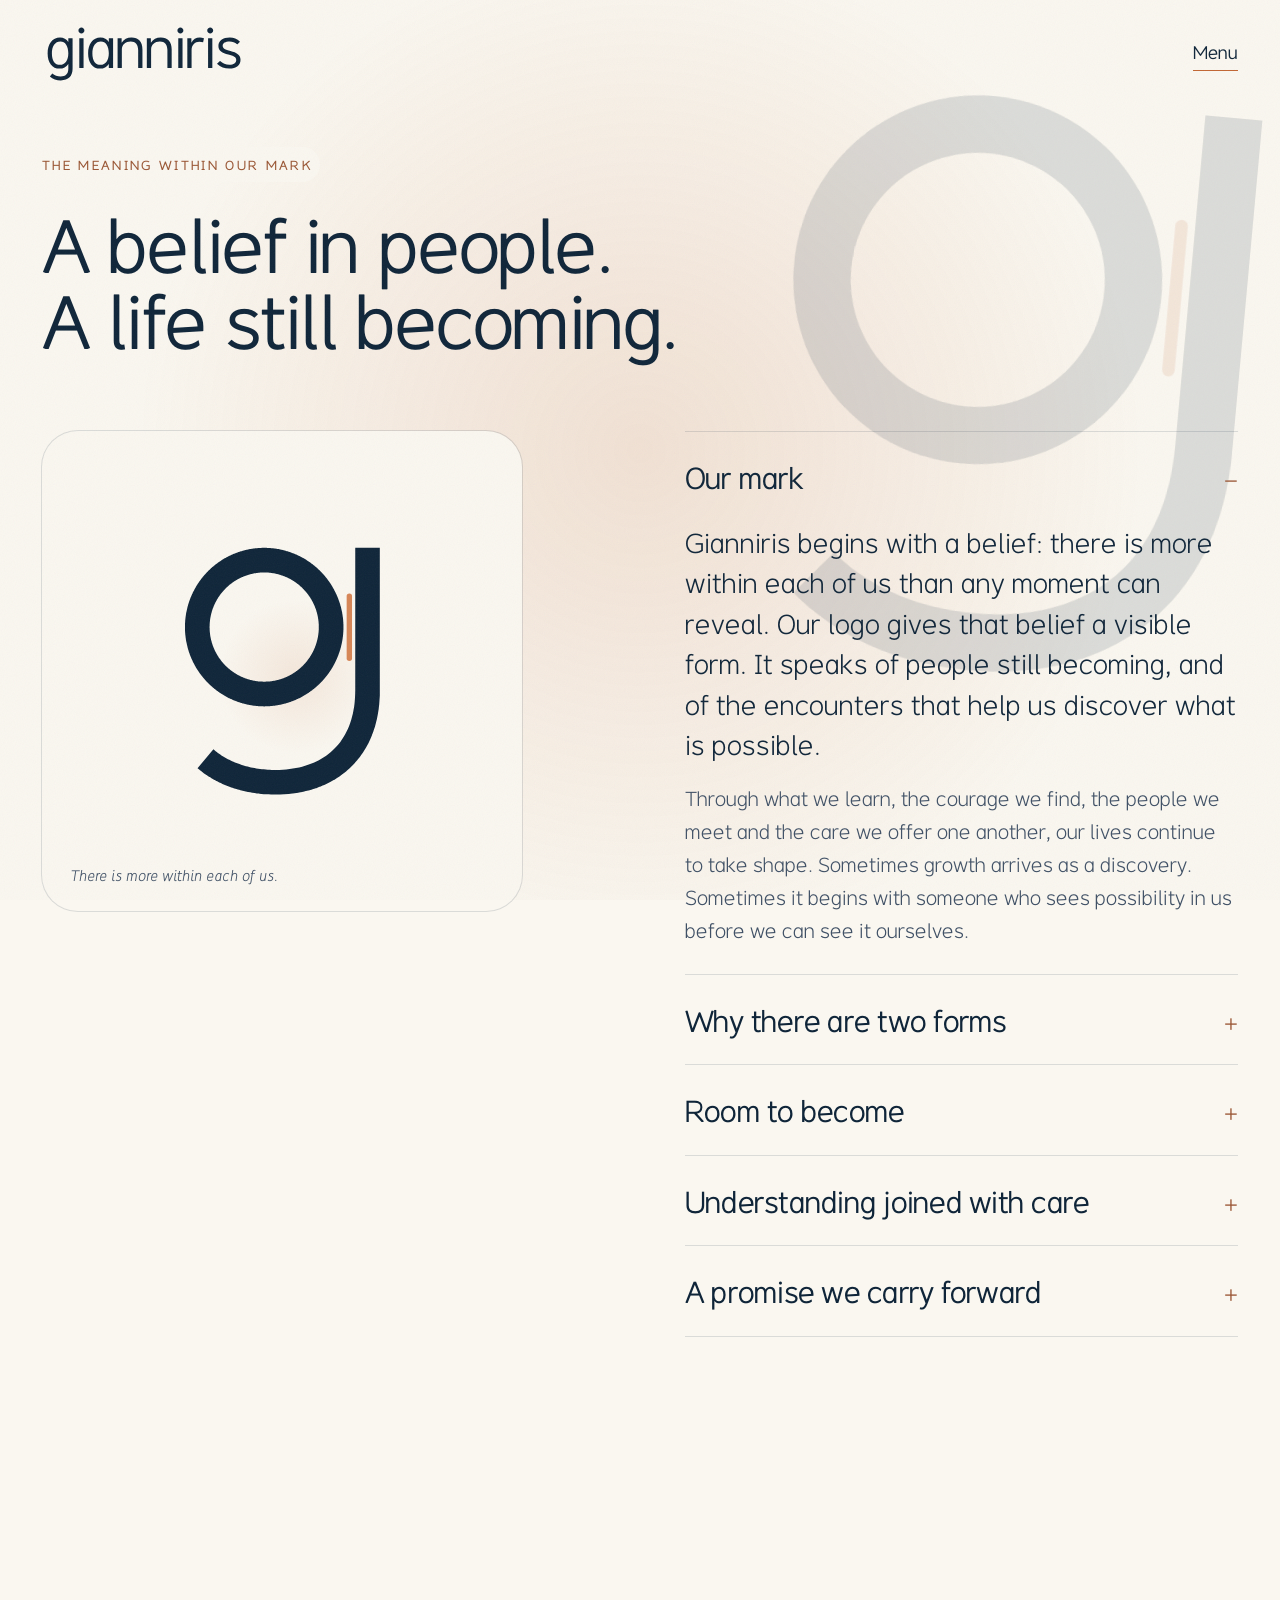
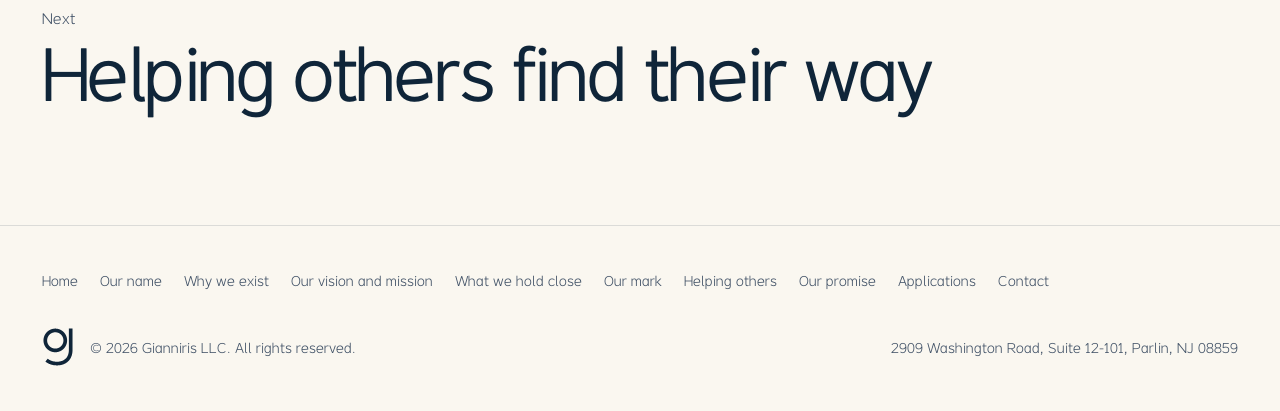
<file: mark/index.html>
<!doctype html>
<html lang="en" data-mode="light" data-tone="day">
<head>
<meta charset="utf-8">
<meta name="viewport" content="width=device-width, initial-scale=1, viewport-fit=cover">
<title>Our mark | Gianniris</title>
<link rel="canonical" href="https://gianniris.com/mark/">
<meta name="description" content="A belief in people. A life still becoming.">
<link rel="icon" href="/img/favicon-32.png" sizes="32x32">
<link rel="apple-touch-icon" href="/img/apple-touch-icon.png">
<link rel="preload" href="/fonts/Gianniris-Medium.otf" as="font" type="font/otf" crossorigin>
<script>if(/^#dark(:|$)/.test(location.hash))document.documentElement.setAttribute('data-mode','dark')</script>
<link rel="stylesheet" href="/site.css">
</head>
<body class="p-mark" data-page="mark">
<div id="world" aria-hidden="true"><div class="halo"></div><div class="art" id="wart"><svg class="f" id="wa" viewBox="0 0 340 280"><path d="M226.9 98.0 L226.9 97.5 L226.9 97.1 L226.9 96.6 L226.9 96.2 L226.8 95.7 L226.8 95.3 L226.8 94.8 L226.8 94.3 L226.7 93.9 L226.7 93.4 L226.7 93.0 L226.6 92.5 L226.6 92.1 L226.6 91.6 L226.5 91.2 L226.5 90.7 L226.4 90.3 L226.4 89.8 L226.3 89.4 L226.2 88.9 L226.2 88.5 L226.1 88.0 L226.0 87.6 L226.0 87.1 L225.9 86.7 L225.8 86.2 L225.7 85.8 L225.7 85.4 L225.6 84.9 L225.5 84.5 L225.4 84.0 L225.3 83.6 L225.2 83.1 L225.1 82.7 L225.0 82.2 L224.9 81.8 L224.8 81.4 L224.7 80.9 L224.6 80.5 L224.5 80.0 L224.4 79.6 L224.2 79.2 L224.1 78.7 L224.0 78.3 L223.9 77.9 L223.7 77.4 L223.6 77.0 L223.5 76.6 L223.3 76.1 L223.2 75.7 L223.0 75.3 L222.9 74.8 L222.7 74.4 L222.6 74.0 L222.4 73.6 L222.3 73.1 L222.1 72.7 L222.0 72.3 L221.8 71.9 L221.6 71.4 L221.5 71.0 L221.3 70.6 L221.1 70.2 L220.9 69.8 L220.8 69.4 L220.6 68.9 L220.4 68.5 L220.2 68.1 L220.0 67.7 L219.8 67.3 L219.6 66.9 L219.4 66.5 L219.2 66.1 L219.0 65.7 L218.8 65.3 L218.6 64.9 L218.4 64.5 L218.2 64.1 L218.0 63.7 L217.8 63.3 L217.5 62.9 L217.3 62.5 L217.1 62.1 L216.9 61.7 L216.6 61.3 L216.4 60.9 L216.2 60.5 L215.9 60.1 L215.7 59.7 L215.5 59.4 L215.2 59.0 L215.0 58.6 L214.7 58.2 L214.5 57.8 L214.2 57.5 L214.0 57.1 L213.7 56.7 L213.4 56.3 L213.2 56.0 L212.9 55.6 L212.6 55.2 L212.4 54.9 L212.1 54.5 L211.8 54.1 L211.6 53.8 L211.3 53.4 L211.0 53.1 L210.7 52.7 L210.4 52.4 L210.1 52.0 L209.9 51.7 L209.6 51.3 L209.3 51.0 L209.0 50.6 L208.7 50.3 L208.4 49.9 L208.1 49.6 L207.8 49.3 L207.5 48.9 L207.2 48.6 L206.9 48.3 L206.5 47.9 L206.2 47.6 L205.9 47.3 L205.6 47.0 L205.3 46.6 L205.0 46.3 L204.6 46.0 L204.3 45.7 L204.0 45.4 L203.6 45.1 L203.3 44.8 L203.0 44.4 L202.6 44.1 L202.3 43.8 L202.0 43.5 L201.6 43.2 L201.3 42.9 L200.9 42.6 L200.6 42.3 L200.3 42.1 L199.9 41.8 L199.6 41.5 L199.2 41.2 L198.8 40.9 L198.5 40.6 L198.1 40.4 L197.8 40.1 L197.4 39.8 L197.0 39.5 L196.7 39.3 L196.3 39.0 L195.9 38.7 L195.6 38.5 L195.2 38.2 L194.8 38.0 L194.5 37.7 L194.1 37.5 L193.7 37.2 L193.3 37.0 L192.9 36.7 L192.6 36.5 L192.2 36.2 L191.8 36.0 L191.4 35.7 L191.0 35.5 L190.6 35.3 L190.2 35.0 L189.8 34.8 L189.4 34.6 L189.1 34.4 L188.7 34.2 L188.3 33.9 L187.9 33.7 L187.5 33.5 L187.1 33.3 L186.7 33.1 L186.3 32.9 L185.8 32.7 L185.4 32.5 L185.0 32.3 L184.6 32.1 L184.2 31.9 L183.8 31.7 L183.4 31.5 L183.0 31.3 L182.6 31.2 L182.1 31.0 L181.7 30.8 L181.3 30.6 L180.9 30.5 L180.5 30.3 L180.0 30.1 L179.6 30.0 L179.2 29.8 L178.8 29.6 L178.4 29.5 L177.9 29.3 L177.5 29.2 L177.1 29.0 L176.6 28.9 L176.2 28.7 L175.8 28.6 L175.3 28.4 L174.9 28.3 L174.5 28.2 L174.0 28.1 L173.6 27.9 L173.2 27.8 L172.7 27.7 L172.3 27.6 L171.9 27.4 L171.4 27.3 L171.0 27.2 L170.5 27.1 L170.1 27.0 L169.7 26.9 L169.2 26.8 L168.8 26.7 L168.3 26.6 L167.9 26.5 L167.4 26.4 L167.0 26.3 L166.6 26.2 L166.1 26.2 L165.7 26.1 L165.2 26.0 L164.8 25.9 L164.3 25.9 L163.9 25.8 L163.4 25.7 L163.0 25.7 L162.5 25.6 L162.1 25.6 L161.6 25.5 L161.2 25.5 L160.7 25.4 L160.3 25.4 L159.8 25.3 L159.4 25.3 L158.9 25.2 L158.5 25.2 L158.0 25.2 L157.6 25.1 L157.1 25.1 L156.7 25.1 L156.2 25.1 L155.8 25.1 L155.3 25.0 L154.8 25.0 L154.4 25.0 L153.9 25.0 L153.5 25.0 L153.0 25.0 L152.6 25.0 L152.1 25.0 L151.7 25.0 L151.2 25.0 L150.8 25.0 L150.3 25.1 L149.9 25.1 L149.4 25.1 L149.0 25.1 L148.5 25.1 L148.1 25.2 L147.6 25.2 L147.1 25.2 L146.7 25.3 L146.2 25.3 L145.8 25.4 L145.3 25.4 L144.9 25.5 L144.4 25.5 L144.0 25.6 L143.5 25.6 L143.1 25.7 L142.6 25.7 L142.2 25.8 L141.7 25.9 L141.3 25.9 L140.9 26.0 L140.4 26.1 L140.0 26.2 L139.5 26.2 L139.1 26.3 L138.6 26.4 L138.2 26.5 L137.7 26.6 L137.3 26.7 L136.8 26.8 L136.4 26.9 L136.0 27.0 L135.5 27.1 L135.1 27.2 L134.6 27.3 L134.2 27.4 L133.8 27.6 L133.3 27.7 L132.9 27.8 L132.5 27.9 L132.0 28.1 L131.6 28.2 L131.2 28.3 L130.7 28.4 L130.3 28.6 L129.9 28.7 L129.4 28.9 L129.0 29.0 L128.6 29.2 L128.1 29.3 L127.7 29.5 L127.3 29.6 L126.9 29.8 L126.4 30.0 L126.0 30.1 L125.6 30.3 L125.2 30.5 L124.8 30.6 L124.3 30.8 L123.9 31.0 L123.5 31.2 L123.1 31.3 L122.7 31.5 L122.3 31.7 L121.9 31.9 L121.4 32.1 L121.0 32.3 L120.6 32.5 L120.2 32.7 L119.8 32.9 L119.4 33.1 L119.0 33.3 L118.6 33.5 L118.2 33.7 L117.8 33.9 L117.4 34.2 L117.0 34.4 L116.6 34.6 L116.2 34.8 L115.8 35.0 L115.4 35.3 L115.1 35.5 L114.7 35.7 L114.3 36.0 L113.9 36.2 L113.5 36.5 L113.1 36.7 L112.7 37.0 L112.4 37.2 L112.0 37.5 L111.6 37.7 L111.2 38.0 L110.9 38.2 L110.5 38.5 L110.1 38.7 L109.8 39.0 L109.4 39.3 L109.0 39.5 L108.7 39.8 L108.3 40.1 L107.9 40.4 L107.6 40.6 L107.2 40.9 L106.9 41.2 L106.5 41.5 L106.2 41.8 L105.8 42.1 L105.5 42.3 L105.1 42.6 L104.8 42.9 L104.4 43.2 L104.1 43.5 L103.8 43.8 L103.4 44.1 L103.1 44.4 L102.8 44.8 L102.4 45.1 L102.1 45.4 L101.8 45.7 L101.4 46.0 L101.1 46.3 L100.8 46.6 L100.5 47.0 L100.2 47.3 L99.8 47.6 L99.5 47.9 L99.2 48.3 L98.9 48.6 L98.6 48.9 L98.3 49.3 L98.0 49.6 L97.7 49.9 L97.4 50.3 L97.1 50.6 L96.8 51.0 L96.5 51.3 L96.2 51.7 L95.9 52.0 L95.6 52.4 L95.4 52.7 L95.1 53.1 L94.8 53.4 L94.5 53.8 L94.2 54.1 L94.0 54.5 L93.7 54.9 L93.4 55.2 L93.2 55.6 L92.9 56.0 L92.6 56.3 L92.4 56.7 L92.1 57.1 L91.9 57.5 L91.6 57.8 L91.4 58.2 L91.1 58.6 L90.9 59.0 L90.6 59.4 L90.4 59.7 L90.1 60.1 L89.9 60.5 L89.7 60.9 L89.4 61.3 L89.2 61.7 L89.0 62.1 L88.8 62.5 L88.5 62.9 L88.3 63.3 L88.1 63.7 L87.9 64.1 L87.7 64.5 L87.5 64.9 L87.3 65.3 L87.0 65.7 L86.8 66.1 L86.6 66.5 L86.4 66.9 L86.3 67.3 L86.1 67.7 L85.9 68.1 L85.7 68.5 L85.5 68.9 L85.3 69.4 L85.1 69.8 L85.0 70.2 L84.8 70.6 L84.6 71.0 L84.4 71.4 L84.3 71.9 L84.1 72.3 L83.9 72.7 L83.8 73.1 L83.6 73.6 L83.5 74.0 L83.3 74.4 L83.2 74.8 L83.0 75.3 L82.9 75.7 L82.7 76.1 L82.6 76.6 L82.5 77.0 L82.3 77.4 L82.2 77.9 L82.1 78.3 L82.0 78.7 L81.8 79.2 L81.7 79.6 L81.6 80.0 L81.5 80.5 L81.4 80.9 L81.3 81.4 L81.2 81.8 L81.1 82.2 L81.0 82.7 L80.9 83.1 L80.8 83.6 L80.7 84.0 L80.6 84.5 L80.5 84.9 L80.4 85.4 L80.3 85.8 L80.2 86.2 L80.2 86.7 L80.1 87.1 L80.0 87.6 L80.0 88.0 L79.9 88.5 L79.8 88.9 L79.8 89.4 L79.7 89.8 L79.7 90.3 L79.6 90.7 L79.6 91.2 L79.5 91.6 L79.5 92.1 L79.4 92.5 L79.4 93.0 L79.4 93.4 L79.3 93.9 L79.3 94.3 L79.3 94.8 L79.2 95.3 L79.2 95.7 L79.2 96.2 L79.2 96.6 L79.2 97.1 L79.2 97.5 L79.2 98.0 L79.2 98.4 L79.2 98.9 L79.2 99.3 L79.2 99.8 L79.2 100.2 L79.2 100.7 L79.2 101.1 L79.2 101.6 L79.2 102.0 L79.2 102.5 L79.3 103.0 L79.3 103.4 L79.3 103.9 L79.4 104.3 L79.4 104.8 L79.4 105.2 L79.5 105.7 L79.5 106.1 L79.6 106.6 L79.6 107.0 L79.7 107.5 L79.7 107.9 L79.8 108.4 L79.8 108.8 L79.9 109.3 L80.0 109.7 L80.0 110.2 L80.1 110.6 L80.2 111.1 L80.2 111.5 L80.3 112.0 L80.4 112.4 L80.5 112.8 L80.6 113.3 L80.7 113.7 L80.8 114.2 L80.9 114.6 L81.0 115.1 L81.1 115.5 L81.2 115.9 L81.3 116.4 L81.4 116.8 L81.5 117.3 L81.6 117.7 L81.7 118.1 L81.8 118.6 L82.0 119.0 L82.1 119.5 L82.2 119.9 L82.3 120.3 L82.5 120.8 L82.6 121.2 L82.7 121.6 L82.9 122.0 L83.0 122.5 L83.2 122.9 L83.3 123.3 L83.5 123.8 L83.6 124.2 L83.8 124.6 L83.9 125.0 L84.1 125.5 L84.3 125.9 L84.4 126.3 L84.6 126.7 L84.8 127.1 L85.0 127.6 L85.1 128.0 L85.3 128.4 L85.5 128.8 L85.7 129.2 L85.9 129.6 L86.1 130.1 L86.3 130.5 L86.4 130.9 L86.6 131.3 L86.8 131.7 L87.0 132.1 L87.3 132.5 L87.5 132.9 L87.7 133.3 L87.9 133.7 L88.1 134.1 L88.3 134.5 L88.5 134.9 L88.8 135.3 L89.0 135.7 L89.2 136.1 L89.4 136.5 L89.7 136.9 L89.9 137.2 L90.1 137.6 L90.4 138.0 L90.6 138.4 L90.9 138.8 L91.1 139.2 L91.4 139.5 L91.6 139.9 L91.9 140.3 L92.1 140.7 L92.4 141.0 L92.6 141.4 L92.9 141.8 L93.2 142.2 L93.4 142.5 L93.7 142.9 L94.0 143.2 L94.2 143.6 L94.5 144.0 L94.8 144.3 L95.1 144.7 L95.4 145.0 L95.6 145.4 L95.9 145.7 L96.2 146.1 L96.5 146.4 L96.8 146.8 L97.1 147.1 L97.4 147.5 L97.7 147.8 L98.0 148.2 L98.3 148.5 L98.6 148.8 L98.9 149.2 L99.2 149.5 L99.5 149.8 L99.8 150.1 L100.2 150.5 L100.5 150.8 L100.8 151.1 L101.1 151.4 L101.4 151.8 L101.8 152.1 L102.1 152.4 L102.4 152.7 L102.8 153.0 L103.1 153.3 L103.4 153.6 L103.8 153.9 L104.1 154.2 L104.4 154.5 L104.8 154.8 L105.1 155.1 L105.5 155.4 L105.8 155.7 L106.2 156.0 L106.5 156.3 L106.9 156.6 L107.2 156.8 L107.6 157.1 L107.9 157.4 L108.3 157.7 L108.7 157.9 L109.0 158.2 L109.4 158.5 L109.8 158.7 L110.1 159.0 L110.5 159.3 L110.9 159.5 L111.2 159.8 L111.6 160.0 L112.0 160.3 L112.4 160.6 L112.7 160.8 L113.1 161.0 L113.5 161.3 L113.9 161.5 L114.3 161.8 L114.7 162.0 L115.1 162.2 L115.4 162.5 L115.8 162.7 L116.2 162.9 L116.6 163.2 L117.0 163.4 L117.4 163.6 L117.8 163.8 L118.2 164.0 L118.6 164.2 L119.0 164.5 L119.4 164.7 L119.8 164.9 L120.2 165.1 L120.6 165.3 L121.0 165.5 L121.4 165.7 L121.9 165.9 L122.3 166.0 L122.7 166.2 L123.1 166.4 L123.5 166.6 L123.9 166.8 L124.3 167.0 L124.8 167.1 L125.2 167.3 L125.6 167.5 L126.0 167.6 L126.4 167.8 L126.9 168.0 L127.3 168.1 L127.7 168.3 L128.1 168.4 L128.6 168.6 L129.0 168.7 L129.4 168.9 L129.9 169.0 L130.3 169.2 L130.7 169.3 L131.2 169.4 L131.6 169.6 L132.0 169.7 L132.5 169.8 L132.9 170.0 L133.3 170.1 L133.8 170.2 L134.2 170.3 L134.6 170.4 L135.1 170.5 L135.5 170.6 L136.0 170.8 L136.4 170.9 L136.8 171.0 L137.3 171.1 L137.7 171.2 L138.2 171.2 L138.6 171.3 L139.1 171.4 L139.5 171.5 L140.0 171.6 L140.4 171.7 L140.9 171.7 L141.3 171.8 L141.7 171.9 L142.2 172.0 L142.6 172.0 L143.1 172.1 L143.5 172.1 L144.0 172.2 L144.4 172.3 L144.9 172.3 L145.3 172.4 L145.8 172.4 L146.2 172.4 L146.7 172.5 L147.1 172.5 L147.6 172.6 L148.1 172.6 L148.5 172.6 L149.0 172.6 L149.4 172.7 L149.9 172.7 L150.3 172.7 L150.8 172.7 L151.2 172.7 L151.7 172.7 L152.1 172.7 L152.6 172.8 L153.0 172.8 L153.5 172.8 L153.9 172.7 L154.4 172.7 L154.8 172.7 L155.3 172.7 L155.8 172.7 L156.2 172.7 L156.7 172.7 L157.1 172.6 L157.6 172.6 L158.0 172.6 L158.5 172.6 L158.9 172.5 L159.4 172.5 L159.8 172.4 L160.3 172.4 L160.7 172.4 L161.2 172.3 L161.6 172.3 L162.1 172.2 L162.5 172.1 L163.0 172.1 L163.4 172.0 L163.9 172.0 L164.3 171.9 L164.8 171.8 L165.2 171.7 L165.7 171.7 L166.1 171.6 L166.6 171.5 L167.0 171.4 L167.4 171.3 L167.9 171.2 L168.3 171.2 L168.8 171.1 L169.2 171.0 L169.7 170.9 L170.1 170.8 L170.5 170.6 L171.0 170.5 L171.4 170.4 L171.9 170.3 L172.3 170.2 L172.7 170.1 L173.2 170.0 L173.6 169.8 L174.0 169.7 L174.5 169.6 L174.9 169.4 L175.3 169.3 L175.8 169.2 L176.2 169.0 L176.6 168.9 L177.1 168.7 L177.5 168.6 L177.9 168.4 L178.4 168.3 L178.8 168.1 L179.2 168.0 L179.6 167.8 L180.0 167.6 L180.5 167.5 L180.9 167.3 L181.3 167.1 L181.7 167.0 L182.1 166.8 L182.6 166.6 L183.0 166.4 L183.4 166.2 L183.8 166.0 L184.2 165.9 L184.6 165.7 L185.0 165.5 L185.4 165.3 L185.8 165.1 L186.3 164.9 L186.7 164.7 L187.1 164.5 L187.5 164.2 L187.9 164.0 L188.3 163.8 L188.7 163.6 L189.1 163.4 L189.4 163.2 L189.8 162.9 L190.2 162.7 L190.6 162.5 L191.0 162.2 L191.4 162.0 L191.8 161.8 L192.2 161.5 L192.6 161.3 L192.9 161.0 L193.3 160.8 L193.7 160.6 L194.1 160.3 L194.5 160.0 L194.8 159.8 L195.2 159.5 L195.6 159.3 L195.9 159.0 L196.3 158.7 L196.7 158.5 L197.0 158.2 L197.4 157.9 L197.8 157.7 L198.1 157.4 L198.5 157.1 L198.8 156.8 L199.2 156.6 L199.6 156.3 L199.9 156.0 L200.3 155.7 L200.6 155.4 L200.9 155.1 L201.3 154.8 L201.6 154.5 L202.0 154.2 L202.3 153.9 L202.6 153.6 L203.0 153.3 L203.3 153.0 L203.6 152.7 L204.0 152.4 L204.3 152.1 L204.6 151.8 L205.0 151.4 L205.3 151.1 L205.6 150.8 L205.9 150.5 L206.2 150.1 L206.5 149.8 L206.9 149.5 L207.2 149.2 L207.5 148.8 L207.8 148.5 L208.1 148.2 L208.4 147.8 L208.7 147.5 L209.0 147.1 L209.3 146.8 L209.6 146.4 L209.9 146.1 L210.1 145.7 L210.4 145.4 L210.7 145.0 L211.0 144.7 L211.3 144.3 L211.6 144.0 L211.8 143.6 L212.1 143.2 L212.4 142.9 L212.6 142.5 L212.9 142.2 L213.2 141.8 L213.4 141.4 L213.7 141.0 L214.0 140.7 L214.2 140.3 L214.5 139.9 L214.7 139.5 L215.0 139.2 L215.2 138.8 L215.5 138.4 L215.7 138.0 L215.9 137.6 L216.2 137.2 L216.4 136.9 L216.6 136.5 L216.9 136.1 L217.1 135.7 L217.3 135.3 L217.5 134.9 L217.8 134.5 L218.0 134.1 L218.2 133.7 L218.4 133.3 L218.6 132.9 L218.8 132.5 L219.0 132.1 L219.2 131.7 L219.4 131.3 L219.6 130.9 L219.8 130.5 L220.0 130.1 L220.2 129.6 L220.4 129.2 L220.6 128.8 L220.8 128.4 L220.9 128.0 L221.1 127.6 L221.3 127.1 L221.5 126.7 L221.6 126.3 L221.8 125.9 L222.0 125.5 L222.1 125.0 L222.3 124.6 L222.4 124.2 L222.6 123.8 L222.7 123.3 L222.9 122.9 L223.0 122.5 L223.2 122.0 L223.3 121.6 L223.5 121.2 L223.6 120.8 L223.7 120.3 L223.9 119.9 L224.0 119.5 L224.1 119.0 L224.2 118.6 L224.4 118.1 L224.5 117.7 L224.6 117.3 L224.7 116.8 L224.8 116.4 L224.9 115.9 L225.0 115.5 L225.1 115.1 L225.2 114.6 L225.3 114.2 L225.4 113.7 L225.5 113.3 L225.6 112.8 L225.7 112.4 L225.7 112.0 L225.8 111.5 L225.9 111.1 L226.0 110.6 L226.0 110.2 L226.1 109.7 L226.2 109.3 L226.2 108.8 L226.3 108.4 L226.4 107.9 L226.4 107.5 L226.5 107.0 L226.5 106.6 L226.6 106.1 L226.6 105.7 L226.6 105.2 L226.7 104.8 L226.7 104.3 L226.7 103.9 L226.8 103.4 L226.8 103.0 L226.8 102.5 L226.8 102.0 L226.9 101.6 L226.9 101.1 L226.9 100.7 L226.9 100.2 L226.9 99.8 L226.9 99.3 L226.9 98.9 L226.9 98.4ZM203.9 99.5 L203.9 99.8 L203.9 100.1 L203.9 100.4 L203.9 100.7 L203.9 101.1 L203.9 101.4 L203.9 101.7 L203.8 102.0 L203.8 102.3 L203.8 102.6 L203.8 102.9 L203.7 103.2 L203.7 103.6 L203.7 103.9 L203.7 104.2 L203.6 104.5 L203.6 104.8 L203.5 105.1 L203.5 105.4 L203.5 105.7 L203.4 106.0 L203.4 106.3 L203.3 106.7 L203.3 107.0 L203.2 107.3 L203.2 107.6 L203.1 107.9 L203.1 108.2 L203.0 108.5 L203.0 108.8 L202.9 109.1 L202.8 109.4 L202.8 109.7 L202.7 110.0 L202.6 110.3 L202.6 110.6 L202.5 110.9 L202.4 111.2 L202.3 111.5 L202.2 111.8 L202.2 112.1 L202.1 112.4 L202.0 112.8 L201.9 113.1 L201.8 113.4 L201.7 113.6 L201.6 113.9 L201.6 114.2 L201.5 114.5 L201.4 114.8 L201.3 115.1 L201.2 115.4 L201.1 115.7 L201.0 116.0 L200.8 116.3 L200.7 116.6 L200.6 116.9 L200.5 117.2 L200.4 117.5 L200.3 117.8 L200.2 118.1 L200.1 118.4 L199.9 118.6 L199.8 118.9 L199.7 119.2 L199.6 119.5 L199.4 119.8 L199.3 120.1 L199.2 120.4 L199.0 120.6 L198.9 120.9 L198.8 121.2 L198.6 121.5 L198.5 121.8 L198.4 122.0 L198.2 122.3 L198.1 122.6 L197.9 122.9 L197.8 123.1 L197.6 123.4 L197.5 123.7 L197.3 124.0 L197.2 124.2 L197.0 124.5 L196.8 124.8 L196.7 125.0 L196.5 125.3 L196.4 125.6 L196.2 125.8 L196.0 126.1 L195.9 126.4 L195.7 126.6 L195.5 126.9 L195.4 127.2 L195.2 127.4 L195.0 127.7 L194.8 127.9 L194.6 128.2 L194.5 128.4 L194.3 128.7 L194.1 128.9 L193.9 129.2 L193.7 129.4 L193.5 129.7 L193.3 129.9 L193.2 130.2 L193.0 130.4 L192.8 130.7 L192.6 130.9 L192.4 131.2 L192.2 131.4 L192.0 131.6 L191.8 131.9 L191.6 132.1 L191.4 132.4 L191.2 132.6 L191.0 132.8 L190.7 133.1 L190.5 133.3 L190.3 133.5 L190.1 133.7 L189.9 134.0 L189.7 134.2 L189.5 134.4 L189.2 134.6 L189.0 134.9 L188.8 135.1 L188.6 135.3 L188.4 135.5 L188.1 135.7 L187.9 135.9 L187.7 136.2 L187.4 136.4 L187.2 136.6 L187.0 136.8 L186.7 137.0 L186.5 137.2 L186.3 137.4 L186.0 137.6 L185.8 137.8 L185.6 138.0 L185.3 138.2 L185.1 138.4 L184.8 138.6 L184.6 138.8 L184.3 139.0 L184.1 139.2 L183.9 139.4 L183.6 139.6 L183.4 139.8 L183.1 139.9 L182.8 140.1 L182.6 140.3 L182.3 140.5 L182.1 140.7 L181.8 140.8 L181.6 141.0 L181.3 141.2 L181.0 141.4 L180.8 141.5 L180.5 141.7 L180.3 141.9 L180.0 142.0 L179.7 142.2 L179.5 142.4 L179.2 142.5 L178.9 142.7 L178.7 142.8 L178.4 143.0 L178.1 143.2 L177.8 143.3 L177.6 143.5 L177.3 143.6 L177.0 143.8 L176.8 143.9 L176.5 144.0 L176.2 144.2 L175.9 144.3 L175.6 144.5 L175.4 144.6 L175.1 144.7 L174.8 144.9 L174.5 145.0 L174.2 145.1 L173.9 145.3 L173.7 145.4 L173.4 145.5 L173.1 145.7 L172.8 145.8 L172.5 145.9 L172.2 146.0 L171.9 146.1 L171.6 146.2 L171.4 146.4 L171.1 146.5 L170.8 146.6 L170.5 146.7 L170.2 146.8 L169.9 146.9 L169.6 147.0 L169.3 147.1 L169.0 147.2 L168.7 147.3 L168.4 147.4 L168.1 147.5 L167.8 147.6 L167.5 147.7 L167.2 147.8 L166.9 147.8 L166.6 147.9 L166.3 148.0 L166.0 148.1 L165.7 148.2 L165.4 148.2 L165.1 148.3 L164.8 148.4 L164.5 148.5 L164.2 148.5 L163.9 148.6 L163.6 148.7 L163.3 148.7 L163.0 148.8 L162.7 148.9 L162.4 148.9 L162.0 149.0 L161.7 149.0 L161.4 149.1 L161.1 149.1 L160.8 149.2 L160.5 149.2 L160.2 149.3 L159.9 149.3 L159.6 149.3 L159.3 149.4 L159.0 149.4 L158.6 149.5 L158.3 149.5 L158.0 149.5 L157.7 149.6 L157.4 149.6 L157.1 149.6 L156.8 149.6 L156.5 149.7 L156.2 149.7 L155.8 149.7 L155.5 149.7 L155.2 149.7 L154.9 149.7 L154.6 149.7 L154.3 149.8 L154.0 149.8 L153.7 149.8 L153.3 149.8 L153.0 149.8 L152.7 149.8 L152.4 149.8 L152.1 149.8 L151.8 149.8 L151.5 149.7 L151.2 149.7 L150.9 149.7 L150.5 149.7 L150.2 149.7 L149.9 149.7 L149.6 149.7 L149.3 149.6 L149.0 149.6 L148.7 149.6 L148.4 149.6 L148.0 149.5 L147.7 149.5 L147.4 149.5 L147.1 149.4 L146.8 149.4 L146.5 149.3 L146.2 149.3 L145.9 149.3 L145.6 149.2 L145.3 149.2 L145.0 149.1 L144.6 149.1 L144.3 149.0 L144.0 149.0 L143.7 148.9 L143.4 148.9 L143.1 148.8 L142.8 148.7 L142.5 148.7 L142.2 148.6 L141.9 148.5 L141.6 148.5 L141.3 148.4 L141.0 148.3 L140.7 148.2 L140.4 148.2 L140.1 148.1 L139.8 148.0 L139.5 147.9 L139.2 147.8 L138.9 147.8 L138.6 147.7 L138.3 147.6 L138.0 147.5 L137.7 147.4 L137.4 147.3 L137.1 147.2 L136.8 147.1 L136.5 147.0 L136.2 146.9 L135.9 146.8 L135.6 146.7 L135.3 146.6 L135.0 146.5 L134.7 146.4 L134.4 146.2 L134.1 146.1 L133.8 146.0 L133.6 145.9 L133.3 145.8 L133.0 145.7 L132.7 145.5 L132.4 145.4 L132.1 145.3 L131.8 145.1 L131.6 145.0 L131.3 144.9 L131.0 144.7 L130.7 144.6 L130.4 144.5 L130.2 144.3 L129.9 144.2 L129.6 144.0 L129.3 143.9 L129.0 143.8 L128.8 143.6 L128.5 143.5 L128.2 143.3 L128.0 143.2 L127.7 143.0 L127.4 142.8 L127.1 142.7 L126.9 142.5 L126.6 142.4 L126.3 142.2 L126.1 142.0 L125.8 141.9 L125.5 141.7 L125.3 141.5 L125.0 141.4 L124.8 141.2 L124.5 141.0 L124.2 140.8 L124.0 140.7 L123.7 140.5 L123.5 140.3 L123.2 140.1 L123.0 139.9 L122.7 139.8 L122.5 139.6 L122.2 139.4 L122.0 139.2 L121.7 139.0 L121.5 138.8 L121.2 138.6 L121.0 138.4 L120.8 138.2 L120.5 138.0 L120.3 137.8 L120.0 137.6 L119.8 137.4 L119.6 137.2 L119.3 137.0 L119.1 136.8 L118.9 136.6 L118.6 136.4 L118.4 136.2 L118.2 135.9 L117.9 135.7 L117.7 135.5 L117.5 135.3 L117.3 135.1 L117.0 134.9 L116.8 134.6 L116.6 134.4 L116.4 134.2 L116.2 134.0 L116.0 133.7 L115.7 133.5 L115.5 133.3 L115.3 133.1 L115.1 132.8 L114.9 132.6 L114.7 132.4 L114.5 132.1 L114.3 131.9 L114.1 131.6 L113.9 131.4 L113.7 131.2 L113.5 130.9 L113.3 130.7 L113.1 130.4 L112.9 130.2 L112.7 129.9 L112.5 129.7 L112.3 129.4 L112.2 129.2 L112.0 128.9 L111.8 128.7 L111.6 128.4 L111.4 128.2 L111.2 127.9 L111.1 127.7 L110.9 127.4 L110.7 127.2 L110.5 126.9 L110.4 126.6 L110.2 126.4 L110.0 126.1 L109.9 125.8 L109.7 125.6 L109.5 125.3 L109.4 125.0 L109.2 124.8 L109.1 124.5 L108.9 124.2 L108.8 124.0 L108.6 123.7 L108.5 123.4 L108.3 123.1 L108.2 122.9 L108.0 122.6 L107.9 122.3 L107.7 122.0 L107.6 121.8 L107.4 121.5 L107.3 121.2 L107.2 120.9 L107.0 120.6 L106.9 120.4 L106.8 120.1 L106.6 119.8 L106.5 119.5 L106.4 119.2 L106.3 118.9 L106.1 118.6 L106.0 118.4 L105.9 118.1 L105.8 117.8 L105.7 117.5 L105.6 117.2 L105.4 116.9 L105.3 116.6 L105.2 116.3 L105.1 116.0 L105.0 115.7 L104.9 115.4 L104.8 115.1 L104.7 114.8 L104.6 114.5 L104.5 114.2 L104.4 113.9 L104.3 113.6 L104.2 113.4 L104.2 113.1 L104.1 112.8 L104.0 112.4 L103.9 112.1 L103.8 111.8 L103.7 111.5 L103.7 111.2 L103.6 110.9 L103.5 110.6 L103.4 110.3 L103.4 110.0 L103.3 109.7 L103.2 109.4 L103.2 109.1 L103.1 108.8 L103.1 108.5 L103.0 108.2 L102.9 107.9 L102.9 107.6 L102.8 107.3 L102.8 107.0 L102.7 106.7 L102.7 106.3 L102.6 106.0 L102.6 105.7 L102.6 105.4 L102.5 105.1 L102.5 104.8 L102.5 104.5 L102.4 104.2 L102.4 103.9 L102.4 103.6 L102.3 103.2 L102.3 102.9 L102.3 102.6 L102.3 102.3 L102.2 102.0 L102.2 101.7 L102.2 101.4 L102.2 101.1 L102.2 100.7 L102.2 100.4 L102.2 100.1 L102.2 99.8 L102.1 99.5 L102.1 99.2 L102.1 98.9 L102.1 98.6 L102.1 98.3 L102.2 97.9 L102.2 97.6 L102.2 97.3 L102.2 97.0 L102.2 96.7 L102.2 96.4 L102.2 96.1 L102.2 95.8 L102.3 95.4 L102.3 95.1 L102.3 94.8 L102.3 94.5 L102.4 94.2 L102.4 93.9 L102.4 93.6 L102.5 93.3 L102.5 93.0 L102.5 92.6 L102.6 92.3 L102.6 92.0 L102.6 91.7 L102.7 91.4 L102.7 91.1 L102.8 90.8 L102.8 90.5 L102.9 90.2 L102.9 89.9 L103.0 89.6 L103.1 89.3 L103.1 88.9 L103.2 88.6 L103.2 88.3 L103.3 88.0 L103.4 87.7 L103.4 87.4 L103.5 87.1 L103.6 86.8 L103.7 86.5 L103.7 86.2 L103.8 85.9 L103.9 85.6 L104.0 85.3 L104.1 85.0 L104.2 84.7 L104.2 84.4 L104.3 84.1 L104.4 83.8 L104.5 83.5 L104.6 83.2 L104.7 82.9 L104.8 82.6 L104.9 82.3 L105.0 82.0 L105.1 81.7 L105.2 81.4 L105.3 81.1 L105.4 80.9 L105.6 80.6 L105.7 80.3 L105.8 80.0 L105.9 79.7 L106.0 79.4 L106.1 79.1 L106.3 78.8 L106.4 78.5 L106.5 78.3 L106.6 78.0 L106.8 77.7 L106.9 77.4 L107.0 77.1 L107.2 76.8 L107.3 76.6 L107.4 76.3 L107.6 76.0 L107.7 75.7 L107.9 75.4 L108.0 75.2 L108.2 74.9 L108.3 74.6 L108.5 74.3 L108.6 74.1 L108.8 73.8 L108.9 73.5 L109.1 73.2 L109.2 73.0 L109.4 72.7 L109.5 72.4 L109.7 72.2 L109.9 71.9 L110.0 71.6 L110.2 71.4 L110.4 71.1 L110.5 70.9 L110.7 70.6 L110.9 70.3 L111.1 70.1 L111.2 69.8 L111.4 69.6 L111.6 69.3 L111.8 69.1 L112.0 68.8 L112.2 68.6 L112.3 68.3 L112.5 68.1 L112.7 67.8 L112.9 67.6 L113.1 67.3 L113.3 67.1 L113.5 66.8 L113.7 66.6 L113.9 66.3 L114.1 66.1 L114.3 65.9 L114.5 65.6 L114.7 65.4 L114.9 65.2 L115.1 64.9 L115.3 64.7 L115.5 64.5 L115.7 64.2 L116.0 64.0 L116.2 63.8 L116.4 63.6 L116.6 63.3 L116.8 63.1 L117.0 62.9 L117.3 62.7 L117.5 62.5 L117.7 62.2 L117.9 62.0 L118.2 61.8 L118.4 61.6 L118.6 61.4 L118.9 61.2 L119.1 61.0 L119.3 60.8 L119.6 60.5 L119.8 60.3 L120.0 60.1 L120.3 59.9 L120.5 59.7 L120.8 59.5 L121.0 59.3 L121.2 59.1 L121.5 58.9 L121.7 58.8 L122.0 58.6 L122.2 58.4 L122.5 58.2 L122.7 58.0 L123.0 57.8 L123.2 57.6 L123.5 57.4 L123.7 57.3 L124.0 57.1 L124.2 56.9 L124.5 56.7 L124.8 56.6 L125.0 56.4 L125.3 56.2 L125.5 56.0 L125.8 55.9 L126.1 55.7 L126.3 55.5 L126.6 55.4 L126.9 55.2 L127.1 55.1 L127.4 54.9 L127.7 54.7 L128.0 54.6 L128.2 54.4 L128.5 54.3 L128.8 54.1 L129.0 54.0 L129.3 53.8 L129.6 53.7 L129.9 53.6 L130.2 53.4 L130.4 53.3 L130.7 53.1 L131.0 53.0 L131.3 52.9 L131.6 52.7 L131.8 52.6 L132.1 52.5 L132.4 52.3 L132.7 52.2 L133.0 52.1 L133.3 52.0 L133.6 51.9 L133.8 51.7 L134.1 51.6 L134.4 51.5 L134.7 51.4 L135.0 51.3 L135.3 51.2 L135.6 51.1 L135.9 51.0 L136.2 50.9 L136.5 50.8 L136.8 50.7 L137.1 50.6 L137.4 50.5 L137.7 50.4 L138.0 50.3 L138.3 50.2 L138.6 50.1 L138.9 50.0 L139.2 49.9 L139.5 49.8 L139.8 49.7 L140.1 49.7 L140.4 49.6 L140.7 49.5 L141.0 49.4 L141.3 49.4 L141.6 49.3 L141.9 49.2 L142.2 49.2 L142.5 49.1 L142.8 49.0 L143.1 49.0 L143.4 48.9 L143.7 48.8 L144.0 48.8 L144.3 48.7 L144.6 48.7 L145.0 48.6 L145.3 48.6 L145.6 48.5 L145.9 48.5 L146.2 48.4 L146.5 48.4 L146.8 48.4 L147.1 48.3 L147.4 48.3 L147.7 48.3 L148.0 48.2 L148.4 48.2 L148.7 48.2 L149.0 48.1 L149.3 48.1 L149.6 48.1 L149.9 48.1 L150.2 48.1 L150.5 48.0 L150.9 48.0 L151.2 48.0 L151.5 48.0 L151.8 48.0 L152.1 48.0 L152.4 48.0 L152.7 48.0 L153.0 48.0 L153.3 48.0 L153.7 48.0 L154.0 48.0 L154.3 48.0 L154.6 48.0 L154.9 48.0 L155.2 48.0 L155.5 48.0 L155.8 48.1 L156.2 48.1 L156.5 48.1 L156.8 48.1 L157.1 48.1 L157.4 48.2 L157.7 48.2 L158.0 48.2 L158.3 48.3 L158.6 48.3 L159.0 48.3 L159.3 48.4 L159.6 48.4 L159.9 48.4 L160.2 48.5 L160.5 48.5 L160.8 48.6 L161.1 48.6 L161.4 48.7 L161.7 48.7 L162.0 48.8 L162.4 48.8 L162.7 48.9 L163.0 49.0 L163.3 49.0 L163.6 49.1 L163.9 49.2 L164.2 49.2 L164.5 49.3 L164.8 49.4 L165.1 49.4 L165.4 49.5 L165.7 49.6 L166.0 49.7 L166.3 49.7 L166.6 49.8 L166.9 49.9 L167.2 50.0 L167.5 50.1 L167.8 50.2 L168.1 50.3 L168.4 50.4 L168.7 50.5 L169.0 50.6 L169.3 50.7 L169.6 50.8 L169.9 50.9 L170.2 51.0 L170.5 51.1 L170.8 51.2 L171.1 51.3 L171.4 51.4 L171.6 51.5 L171.9 51.6 L172.2 51.7 L172.5 51.9 L172.8 52.0 L173.1 52.1 L173.4 52.2 L173.7 52.3 L173.9 52.5 L174.2 52.6 L174.5 52.7 L174.8 52.9 L175.1 53.0 L175.4 53.1 L175.6 53.3 L175.9 53.4 L176.2 53.6 L176.5 53.7 L176.8 53.8 L177.0 54.0 L177.3 54.1 L177.6 54.3 L177.8 54.4 L178.1 54.6 L178.4 54.7 L178.7 54.9 L178.9 55.1 L179.2 55.2 L179.5 55.4 L179.7 55.5 L180.0 55.7 L180.3 55.9 L180.5 56.0 L180.8 56.2 L181.0 56.4 L181.3 56.6 L181.6 56.7 L181.8 56.9 L182.1 57.1 L182.3 57.3 L182.6 57.4 L182.8 57.6 L183.1 57.8 L183.4 58.0 L183.6 58.2 L183.9 58.4 L184.1 58.6 L184.3 58.8 L184.6 58.9 L184.8 59.1 L185.1 59.3 L185.3 59.5 L185.6 59.7 L185.8 59.9 L186.0 60.1 L186.3 60.3 L186.5 60.5 L186.7 60.8 L187.0 61.0 L187.2 61.2 L187.4 61.4 L187.7 61.6 L187.9 61.8 L188.1 62.0 L188.4 62.2 L188.6 62.5 L188.8 62.7 L189.0 62.9 L189.2 63.1 L189.5 63.3 L189.7 63.6 L189.9 63.8 L190.1 64.0 L190.3 64.2 L190.5 64.5 L190.7 64.7 L191.0 64.9 L191.2 65.2 L191.4 65.4 L191.6 65.6 L191.8 65.9 L192.0 66.1 L192.2 66.3 L192.4 66.6 L192.6 66.8 L192.8 67.1 L193.0 67.3 L193.2 67.6 L193.3 67.8 L193.5 68.1 L193.7 68.3 L193.9 68.6 L194.1 68.8 L194.3 69.1 L194.5 69.3 L194.6 69.6 L194.8 69.8 L195.0 70.1 L195.2 70.3 L195.4 70.6 L195.5 70.9 L195.7 71.1 L195.9 71.4 L196.0 71.6 L196.2 71.9 L196.4 72.2 L196.5 72.4 L196.7 72.7 L196.8 73.0 L197.0 73.2 L197.2 73.5 L197.3 73.8 L197.5 74.1 L197.6 74.3 L197.8 74.6 L197.9 74.9 L198.1 75.2 L198.2 75.4 L198.4 75.7 L198.5 76.0 L198.6 76.3 L198.8 76.6 L198.9 76.8 L199.0 77.1 L199.2 77.4 L199.3 77.7 L199.4 78.0 L199.6 78.3 L199.7 78.5 L199.8 78.8 L199.9 79.1 L200.1 79.4 L200.2 79.7 L200.3 80.0 L200.4 80.3 L200.5 80.6 L200.6 80.9 L200.7 81.1 L200.8 81.4 L201.0 81.7 L201.1 82.0 L201.2 82.3 L201.3 82.6 L201.4 82.9 L201.5 83.2 L201.6 83.5 L201.6 83.8 L201.7 84.1 L201.8 84.4 L201.9 84.7 L202.0 85.0 L202.1 85.3 L202.2 85.6 L202.2 85.9 L202.3 86.2 L202.4 86.5 L202.5 86.8 L202.6 87.1 L202.6 87.4 L202.7 87.7 L202.8 88.0 L202.8 88.3 L202.9 88.6 L203.0 88.9 L203.0 89.3 L203.1 89.6 L203.1 89.9 L203.2 90.2 L203.2 90.5 L203.3 90.8 L203.3 91.1 L203.4 91.4 L203.4 91.7 L203.5 92.0 L203.5 92.3 L203.5 92.6 L203.6 93.0 L203.6 93.3 L203.7 93.6 L203.7 93.9 L203.7 94.2 L203.7 94.5 L203.8 94.8 L203.8 95.1 L203.8 95.4 L203.8 95.8 L203.9 96.1 L203.9 96.4 L203.9 96.7 L203.9 97.0 L203.9 97.3 L203.9 97.6 L203.9 97.9 L203.9 98.3 L203.9 98.6 L203.9 98.9 L203.9 99.2ZM237.8 162.0 L237.6 165.7 L237.3 169.3 L236.9 172.8 L236.3 176.1 L235.7 179.4 L234.9 182.5 L234.1 185.5 L233.1 188.4 L232.1 191.2 L231.0 193.9 L229.7 196.5 L228.4 199.0 L227.0 201.4 L225.5 203.7 L224.0 205.9 L222.3 208.0 L220.6 210.0 L218.8 211.9 L216.9 213.7 L214.9 215.5 L212.9 217.1 L210.8 218.7 L208.6 220.2 L206.3 221.6 L204.0 222.9 L201.6 224.1 L199.1 225.3 L196.5 226.3 L193.9 227.3 L191.2 228.2 L188.4 229.0 L185.6 229.7 L182.6 230.3 L179.7 230.8 L176.7 231.2 L173.6 231.6 L170.4 231.8 L167.2 232.0 L163.9 232.0 L162.0 232.0 L160.1 232.0 L158.2 231.9 L156.4 231.8 L154.5 231.7 L152.7 231.5 L150.9 231.3 L149.2 231.1 L147.4 230.9 L145.7 230.6 L144.0 230.3 L142.4 230.0 L140.7 229.7 L139.1 229.3 L137.6 228.9 L136.0 228.5 L134.5 228.1 L133.0 227.6 L131.5 227.1 L130.0 226.6 L128.6 226.1 L127.2 225.6 L125.8 225.0 L124.4 224.5 L123.1 223.9 L121.8 223.2 L120.5 222.6 L119.2 222.0 L118.0 221.3 L116.8 220.6 L115.6 219.9 L114.4 219.2 L113.2 218.5 L112.1 217.7 L111.0 216.9 L109.9 216.2 L108.8 215.4 L107.8 214.6 L106.8 213.7 L105.7 212.8 L90.9 230.4 L92.1 231.4 L92.2 231.5 L93.4 232.5 L93.6 232.6 L94.8 233.6 L95.0 233.7 L96.2 234.6 L96.4 234.8 L97.7 235.7 L97.8 235.8 L99.1 236.7 L99.3 236.8 L100.6 237.7 L100.8 237.8 L102.1 238.6 L102.3 238.7 L103.7 239.6 L103.8 239.7 L105.2 240.5 L105.4 240.6 L106.8 241.4 L107.0 241.5 L108.4 242.3 L108.6 242.4 L110.1 243.1 L110.3 243.2 L111.8 243.9 L112.0 244.0 L113.5 244.7 L113.6 244.8 L115.2 245.5 L115.4 245.6 L116.9 246.2 L117.1 246.3 L118.7 247.0 L118.9 247.0 L120.5 247.6 L120.7 247.7 L122.3 248.3 L122.5 248.4 L124.2 248.9 L124.4 249.0 L126.1 249.5 L126.2 249.6 L128.0 250.1 L128.1 250.2 L129.9 250.6 L130.1 250.7 L131.8 251.2 L132.0 251.2 L133.8 251.6 L134.0 251.7 L135.8 252.1 L136.0 252.1 L137.8 252.5 L138.0 252.6 L139.9 252.9 L140.0 252.9 L141.9 253.3 L142.1 253.3 L144.0 253.6 L144.2 253.6 L146.1 253.9 L146.3 253.9 L148.3 254.1 L148.5 254.2 L150.4 254.4 L150.6 254.4 L152.6 254.6 L152.8 254.6 L154.8 254.7 L155.0 254.7 L157.1 254.8 L157.2 254.8 L159.3 254.9 L159.5 254.9 L161.6 255.0 L161.8 255.0 L163.9 255.0 L164.2 255.0 L167.7 254.9 L168.1 254.9 L171.6 254.8 L172.0 254.8 L175.5 254.5 L175.9 254.5 L179.3 254.1 L179.7 254.0 L183.1 253.6 L183.5 253.5 L186.8 252.9 L187.2 252.8 L190.5 252.1 L190.9 252.0 L194.1 251.2 L194.5 251.1 L197.7 250.2 L198.1 250.1 L201.2 249.1 L201.6 249.0 L204.6 247.8 L205.1 247.7 L208.0 246.4 L208.5 246.3 L211.4 244.9 L211.8 244.7 L214.6 243.3 L215.0 243.1 L217.8 241.5 L218.2 241.3 L220.9 239.6 L221.3 239.4 L223.9 237.6 L224.3 237.3 L226.8 235.4 L227.2 235.1 L229.6 233.2 L230.0 232.8 L232.4 230.8 L232.7 230.4 L235.0 228.2 L235.3 227.9 L237.5 225.6 L237.8 225.2 L239.9 222.8 L240.2 222.4 L242.2 219.9 L242.5 219.5 L244.4 216.8 L244.7 216.4 L246.4 213.7 L246.7 213.3 L248.4 210.4 L248.6 210.0 L250.2 207.1 L250.4 206.6 L251.8 203.6 L252.0 203.1 L253.4 200.0 L253.5 199.5 L254.8 196.3 L254.9 195.8 L256.0 192.4 L256.2 192.0 L257.1 188.5 L257.2 188.1 L258.1 184.5 L258.2 184.1 L258.9 180.4 L259.0 180.0 L259.6 176.2 L259.7 175.7 L260.1 171.9 L260.2 171.4 L260.5 167.4 L260.5 167.0 L260.8 162.9 L260.8 162.5 L260.8 158.3 L260.8 158.1 L260.8 25.0 L237.9 25.0 L237.9 158.0Z"/><line class="spk" x1="232.4" y1="70" x2="232.4" y2="128" stroke-width="5" stroke-linecap="round"/></svg><svg class="f c" id="wb" viewBox="0 0 340 280"><path d="M0 0Z"/></svg></div></div>
<header class="bar" id="bar"><div class="wrap"><a class="home" href="/" aria-label="Gianniris home"><svg class="wordmark" viewBox="-6.6 -81.8 363.0 113.8" role="img" aria-label="Gianniris"><path class="i" d="M40.70 -53.00C40.40 -53.00 40.20 -52.80 40.20 -52.50L40.20 -46.10C36.80 -51.40 32.00 -54.10 25.40 -54.10C11.70 -54.10 3.40 -42.50 3.40 -26.00C3.40 -9.70 11.40 1.10 24.70 1.10C31.40 1.10 36.60 -1.80 40.20 -7.30L40.20 1.50C40.20 10.80 35.20 15.20 26.70 15.20C20.50 15.20 15.80 13.30 11.70 9.90L7.40 15.10C12.60 19.60 19.10 22.00 26.90 22.00C40.50 22.00 47.80 14.80 47.80 1.00L47.80 -52.50C47.80 -52.80 47.60 -53.00 47.30 -53.00ZM25.50 -5.70C16.20 -5.70 11.00 -13.30 11.00 -26.00C11.00 -38.80 16.50 -47.30 26.10 -47.30C34.90 -47.30 40.20 -39.20 40.20 -26.30C40.20 -13.60 34.50 -5.70 25.50 -5.70ZM59.70 -0.50C59.70 -0.20 59.90 0.00 60.20 0.00L66.80 0.00C67.10 0.00 67.30 -0.20 67.30 -0.50L67.30 -52.50C67.30 -52.80 67.10 -53.00 66.80 -53.00L60.20 -53.00C59.90 -53.00 59.70 -52.80 59.70 -52.50ZM68.80 -66.50C68.80 -69.40 66.40 -71.80 63.50 -71.80C60.60 -71.80 58.20 -69.40 58.20 -66.50C58.20 -63.60 60.60 -61.20 63.50 -61.20C66.40 -61.20 68.80 -63.60 68.80 -66.50ZM112.20 -0.50C112.20 -0.20 112.40 0.00 112.70 0.00L119.30 0.00C119.60 0.00 119.80 -0.20 119.80 -0.50L119.80 -52.50C119.80 -52.80 119.60 -53.00 119.30 -53.00L112.70 -53.00C112.40 -53.00 112.20 -52.80 112.20 -52.50L112.20 -46.10C108.80 -51.40 104.00 -54.10 97.40 -54.10C83.70 -54.10 75.40 -42.50 75.40 -26.00C75.40 -9.70 83.40 1.10 96.70 1.10C103.40 1.10 108.60 -1.80 112.20 -7.30ZM97.50 -5.70C88.20 -5.70 83.00 -13.30 83.00 -26.00C83.00 -38.80 88.50 -47.30 98.10 -47.30C106.90 -47.30 112.20 -39.20 112.20 -26.30C112.20 -13.60 106.50 -5.70 97.50 -5.70ZM127.80 -0.50C127.80 -0.20 128.00 0.00 128.30 0.00L134.90 0.00C135.20 0.00 135.40 -0.20 135.40 -0.50L135.40 -32.90C135.40 -41.70 142.10 -47.30 151.00 -47.30C159.90 -47.30 164.40 -41.70 164.40 -31.90L164.40 -0.50C164.40 -0.20 164.60 0.00 164.90 0.00L171.50 0.00C171.80 0.00 172.00 -0.20 172.00 -0.50L172.00 -32.70C172.00 -46.60 164.90 -54.10 152.50 -54.10C144.80 -54.10 139.00 -50.90 135.00 -45.10L135.00 -52.50C135.00 -52.80 134.80 -53.00 134.50 -53.00L128.30 -53.00C128.00 -53.00 127.80 -52.80 127.80 -52.50ZM179.80 -0.50C179.80 -0.20 180.00 0.00 180.30 0.00L186.90 0.00C187.20 0.00 187.40 -0.20 187.40 -0.50L187.40 -32.90C187.40 -41.70 194.10 -47.30 203.00 -47.30C211.90 -47.30 216.40 -41.70 216.40 -31.90L216.40 -0.50C216.40 -0.20 216.60 0.00 216.90 0.00L223.50 0.00C223.80 0.00 224.00 -0.20 224.00 -0.50L224.00 -32.70C224.00 -46.60 216.90 -54.10 204.50 -54.10C196.80 -54.10 191.00 -50.90 187.00 -45.10L187.00 -52.50C187.00 -52.80 186.80 -53.00 186.50 -53.00L180.30 -53.00C180.00 -53.00 179.80 -52.80 179.80 -52.50ZM235.70 -0.50C235.70 -0.20 235.90 0.00 236.20 0.00L242.80 0.00C243.10 0.00 243.30 -0.20 243.30 -0.50L243.30 -52.50C243.30 -52.80 243.10 -53.00 242.80 -53.00L236.20 -53.00C235.90 -53.00 235.70 -52.80 235.70 -52.50ZM244.80 -66.50C244.80 -69.40 242.40 -71.80 239.50 -71.80C236.60 -71.80 234.20 -69.40 234.20 -66.50C234.20 -63.60 236.60 -61.20 239.50 -61.20C242.40 -61.20 244.80 -63.60 244.80 -66.50ZM251.80 -0.50C251.80 -0.20 252.00 0.00 252.30 0.00L258.90 0.00C259.20 0.00 259.40 -0.20 259.40 -0.50L259.40 -32.00C259.40 -41.40 265.50 -46.90 273.10 -46.90C275.50 -46.90 277.80 -46.50 279.90 -45.70L281.40 -52.80C279.10 -53.70 276.50 -54.10 274.10 -54.10C267.10 -54.10 261.90 -50.80 259.00 -44.80L259.00 -52.50C259.00 -52.80 258.80 -53.00 258.50 -53.00L252.30 -53.00C252.00 -53.00 251.80 -52.80 251.80 -52.50ZM288.70 -0.50C288.70 -0.20 288.90 0.00 289.20 0.00L295.80 0.00C296.10 0.00 296.30 -0.20 296.30 -0.50L296.30 -52.50C296.30 -52.80 296.10 -53.00 295.80 -53.00L289.20 -53.00C288.90 -53.00 288.70 -52.80 288.70 -52.50ZM297.80 -66.50C297.80 -69.40 295.40 -71.80 292.50 -71.80C289.60 -71.80 287.20 -69.40 287.20 -66.50C287.20 -63.60 289.60 -61.20 292.50 -61.20C295.40 -61.20 297.80 -63.60 297.80 -66.50ZM345.10 -47.20C340.50 -51.70 334.40 -54.10 327.30 -54.10C314.90 -54.10 307.10 -48.20 307.10 -39.10C307.10 -30.20 314.00 -26.80 324.70 -24.00C334.10 -21.50 338.80 -19.40 338.80 -14.30C338.80 -9.00 334.20 -5.70 326.80 -5.70C320.10 -5.70 314.60 -8.10 310.10 -12.30C309.80 -12.50 309.60 -12.50 309.40 -12.20L305.00 -7.80C304.90 -7.60 304.70 -7.60 304.70 -7.40C304.70 -7.20 304.90 -7.20 305.10 -7.10C310.70 -1.70 318.00 1.10 326.60 1.10C339.00 1.10 346.40 -5.10 346.40 -14.80C346.40 -23.50 339.60 -27.50 328.50 -30.40C319.10 -32.90 314.70 -34.60 314.70 -39.70C314.70 -44.50 319.40 -47.30 327.00 -47.30C332.20 -47.30 336.60 -45.50 340.20 -42.30C340.50 -42.10 340.70 -42.10 341.00 -42.40L345.00 -46.40C345.30 -46.70 345.30 -46.90 345.10 -47.20Z"/></svg></a><a class="menu" id="menu" href="#pages">Menu</a></div></header>
<nav id="nav" class="over" aria-label="Menu" hidden><div class="wrap"><div class="bigl"><a href="/name/">Our name</a><a href="/why/">Why we exist</a><a href="/vision/">Our vision and mission</a><a href="/values/">What we hold close</a><a href="/mark/" aria-current="page">Our mark</a><a href="/heart/">Helping others</a><a href="/promise/">Our promise</a></div><div class="small"><a href="/#applications">Applications</a><a href="/#contact">Contact</a><button class="mode" id="mode" type="button" aria-pressed="false" aria-label="Dark mode"><span class="knob" aria-hidden="true"></span><span class="txt">Dark</span></button></div></div></nav>
<main id="top">
  <section class="scene full" id="mark" data-t="day">
    <div class="wrap">
      <p class="chapter" data-reveal><i>VI</i>The meaning within our mark</p>
      <h1 class="big" data-reveal style="--d:1;max-width:12em">A belief in people. A life still becoming.</h1>
      <div class="markgrid">
        <div class="markart" id="markart" data-focus="intro" aria-hidden="true">
          <div class="g"></div>
          <svg viewBox="0 0 340 280"><path class="fa" d="M226.9 98.4 L226.9 98.0 L226.9 97.5 L226.9 97.1 L226.9 96.6 L226.9 96.2 L226.8 95.7 L226.8 95.3 L226.8 94.8 L226.8 94.3 L226.7 93.9 L226.7 93.4 L226.7 93.0 L226.6 92.5 L226.6 92.1 L226.6 91.6 L226.5 91.2 L226.5 90.7 L226.4 90.3 L226.4 89.8 L226.3 89.4 L226.2 88.9 L226.2 88.5 L226.1 88.0 L226.0 87.6 L226.0 87.1 L225.9 86.7 L225.8 86.2 L225.7 85.8 L225.7 85.4 L225.6 84.9 L225.5 84.5 L225.4 84.0 L225.3 83.6 L225.2 83.1 L225.1 82.7 L225.0 82.2 L224.9 81.8 L224.8 81.4 L224.7 80.9 L224.6 80.5 L224.5 80.0 L224.4 79.6 L224.2 79.2 L224.1 78.7 L224.0 78.3 L223.9 77.9 L223.7 77.4 L223.6 77.0 L223.5 76.6 L223.3 76.1 L223.2 75.7 L223.0 75.3 L222.9 74.8 L222.7 74.4 L222.6 74.0 L222.4 73.6 L222.3 73.1 L222.1 72.7 L222.0 72.3 L221.8 71.9 L221.6 71.4 L221.5 71.0 L221.3 70.6 L221.1 70.2 L220.9 69.8 L220.8 69.4 L220.6 68.9 L220.4 68.5 L220.2 68.1 L220.0 67.7 L219.8 67.3 L219.6 66.9 L219.4 66.5 L219.2 66.1 L219.0 65.7 L218.8 65.3 L218.6 64.9 L218.4 64.5 L218.2 64.1 L218.0 63.7 L217.8 63.3 L217.5 62.9 L217.3 62.5 L217.1 62.1 L216.9 61.7 L216.6 61.3 L216.4 60.9 L216.2 60.5 L215.9 60.1 L215.7 59.7 L215.5 59.4 L215.2 59.0 L215.0 58.6 L214.7 58.2 L214.5 57.8 L214.2 57.5 L214.0 57.1 L213.7 56.7 L213.4 56.3 L213.2 56.0 L212.9 55.6 L212.6 55.2 L212.4 54.9 L212.1 54.5 L211.8 54.1 L211.6 53.8 L211.3 53.4 L211.0 53.1 L210.7 52.7 L210.4 52.4 L210.1 52.0 L209.9 51.7 L209.6 51.3 L209.3 51.0 L209.0 50.6 L208.7 50.3 L208.4 49.9 L208.1 49.6 L207.8 49.3 L207.5 48.9 L207.2 48.6 L206.9 48.3 L206.5 47.9 L206.2 47.6 L205.9 47.3 L205.6 47.0 L205.3 46.6 L205.0 46.3 L204.6 46.0 L204.3 45.7 L204.0 45.4 L203.6 45.1 L203.3 44.8 L203.0 44.4 L202.6 44.1 L202.3 43.8 L202.0 43.5 L201.6 43.2 L201.3 42.9 L200.9 42.6 L200.6 42.3 L200.3 42.1 L199.9 41.8 L199.6 41.5 L199.2 41.2 L198.8 40.9 L198.5 40.6 L198.1 40.4 L197.8 40.1 L197.4 39.8 L197.0 39.5 L196.7 39.3 L196.3 39.0 L195.9 38.7 L195.6 38.5 L195.2 38.2 L194.8 38.0 L194.5 37.7 L194.1 37.5 L193.7 37.2 L193.3 37.0 L192.9 36.7 L192.6 36.5 L192.2 36.2 L191.8 36.0 L191.4 35.7 L191.0 35.5 L190.6 35.3 L190.2 35.0 L189.8 34.8 L189.4 34.6 L189.1 34.4 L188.7 34.2 L188.3 33.9 L187.9 33.7 L187.5 33.5 L187.1 33.3 L186.7 33.1 L186.3 32.9 L185.8 32.7 L185.4 32.5 L185.0 32.3 L184.6 32.1 L184.2 31.9 L183.8 31.7 L183.4 31.5 L183.0 31.3 L182.6 31.2 L182.1 31.0 L181.7 30.8 L181.3 30.6 L180.9 30.5 L180.5 30.3 L180.0 30.1 L179.6 30.0 L179.2 29.8 L178.8 29.6 L178.4 29.5 L177.9 29.3 L177.5 29.2 L177.1 29.0 L176.6 28.9 L176.2 28.7 L175.8 28.6 L175.3 28.4 L174.9 28.3 L174.5 28.2 L174.0 28.1 L173.6 27.9 L173.2 27.8 L172.7 27.7 L172.3 27.6 L171.9 27.4 L171.4 27.3 L171.0 27.2 L170.5 27.1 L170.1 27.0 L169.7 26.9 L169.2 26.8 L168.8 26.7 L168.3 26.6 L167.9 26.5 L167.4 26.4 L167.0 26.3 L166.6 26.2 L166.1 26.2 L165.7 26.1 L165.2 26.0 L164.8 25.9 L164.3 25.9 L163.9 25.8 L163.4 25.7 L163.0 25.7 L162.5 25.6 L162.1 25.6 L161.6 25.5 L161.2 25.5 L160.7 25.4 L160.3 25.4 L159.8 25.3 L159.4 25.3 L158.9 25.2 L158.5 25.2 L158.0 25.2 L157.6 25.1 L157.1 25.1 L156.7 25.1 L156.2 25.1 L155.8 25.1 L155.3 25.0 L154.8 25.0 L154.4 25.0 L153.9 25.0 L153.5 25.0 L153.0 25.0 L152.6 25.0 L152.1 25.0 L151.7 25.0 L151.2 25.0 L150.8 25.0 L150.3 25.1 L149.9 25.1 L149.4 25.1 L149.0 25.1 L148.5 25.1 L148.1 25.2 L147.6 25.2 L147.1 25.2 L146.7 25.3 L146.2 25.3 L145.8 25.4 L145.3 25.4 L144.9 25.5 L144.4 25.5 L144.0 25.6 L143.5 25.6 L143.1 25.7 L142.6 25.7 L142.2 25.8 L141.7 25.9 L141.3 25.9 L140.9 26.0 L140.4 26.1 L140.0 26.2 L139.5 26.2 L139.1 26.3 L138.6 26.4 L138.2 26.5 L137.7 26.6 L137.3 26.7 L136.8 26.8 L136.4 26.9 L136.0 27.0 L135.5 27.1 L135.1 27.2 L134.6 27.3 L134.2 27.4 L133.8 27.6 L133.3 27.7 L132.9 27.8 L132.5 27.9 L132.0 28.1 L131.6 28.2 L131.2 28.3 L130.7 28.4 L130.3 28.6 L129.9 28.7 L129.4 28.9 L129.0 29.0 L128.6 29.2 L128.1 29.3 L127.7 29.5 L127.3 29.6 L126.9 29.8 L126.4 30.0 L126.0 30.1 L125.6 30.3 L125.2 30.5 L124.8 30.6 L124.3 30.8 L123.9 31.0 L123.5 31.2 L123.1 31.3 L122.7 31.5 L122.3 31.7 L121.9 31.9 L121.4 32.1 L121.0 32.3 L120.6 32.5 L120.2 32.7 L119.8 32.9 L119.4 33.1 L119.0 33.3 L118.6 33.5 L118.2 33.7 L117.8 33.9 L117.4 34.2 L117.0 34.4 L116.6 34.6 L116.2 34.8 L115.8 35.0 L115.4 35.3 L115.1 35.5 L114.7 35.7 L114.3 36.0 L113.9 36.2 L113.5 36.5 L113.1 36.7 L112.7 37.0 L112.4 37.2 L112.0 37.5 L111.6 37.7 L111.2 38.0 L110.9 38.2 L110.5 38.5 L110.1 38.7 L109.8 39.0 L109.4 39.3 L109.0 39.5 L108.7 39.8 L108.3 40.1 L107.9 40.4 L107.6 40.6 L107.2 40.9 L106.9 41.2 L106.5 41.5 L106.2 41.8 L105.8 42.1 L105.5 42.3 L105.1 42.6 L104.8 42.9 L104.4 43.2 L104.1 43.5 L103.8 43.8 L103.4 44.1 L103.1 44.4 L102.8 44.8 L102.4 45.1 L102.1 45.4 L101.8 45.7 L101.4 46.0 L101.1 46.3 L100.8 46.6 L100.5 47.0 L100.2 47.3 L99.8 47.6 L99.5 47.9 L99.2 48.3 L98.9 48.6 L98.6 48.9 L98.3 49.3 L98.0 49.6 L97.7 49.9 L97.4 50.3 L97.1 50.6 L96.8 51.0 L96.5 51.3 L96.2 51.7 L95.9 52.0 L95.6 52.4 L95.4 52.7 L95.1 53.1 L94.8 53.4 L94.5 53.8 L94.2 54.1 L94.0 54.5 L93.7 54.9 L93.4 55.2 L93.2 55.6 L92.9 56.0 L92.6 56.3 L92.4 56.7 L92.1 57.1 L91.9 57.5 L91.6 57.8 L91.4 58.2 L91.1 58.6 L90.9 59.0 L90.6 59.4 L90.4 59.7 L90.1 60.1 L89.9 60.5 L89.7 60.9 L89.4 61.3 L89.2 61.7 L89.0 62.1 L88.8 62.5 L88.5 62.9 L88.3 63.3 L88.1 63.7 L87.9 64.1 L87.7 64.5 L87.5 64.9 L87.3 65.3 L87.0 65.7 L86.8 66.1 L86.6 66.5 L86.4 66.9 L86.3 67.3 L86.1 67.7 L85.9 68.1 L85.7 68.5 L85.5 68.9 L85.3 69.4 L85.1 69.8 L85.0 70.2 L84.8 70.6 L84.6 71.0 L84.4 71.4 L84.3 71.9 L84.1 72.3 L83.9 72.7 L83.8 73.1 L83.6 73.6 L83.5 74.0 L83.3 74.4 L83.2 74.8 L83.0 75.3 L82.9 75.7 L82.7 76.1 L82.6 76.6 L82.5 77.0 L82.3 77.4 L82.2 77.9 L82.1 78.3 L82.0 78.7 L81.8 79.2 L81.7 79.6 L81.6 80.0 L81.5 80.5 L81.4 80.9 L81.3 81.4 L81.2 81.8 L81.1 82.2 L81.0 82.7 L80.9 83.1 L80.8 83.6 L80.7 84.0 L80.6 84.5 L80.5 84.9 L80.4 85.4 L80.3 85.8 L80.2 86.2 L80.2 86.7 L80.1 87.1 L80.0 87.6 L80.0 88.0 L79.9 88.5 L79.8 88.9 L79.8 89.4 L79.7 89.8 L79.7 90.3 L79.6 90.7 L79.6 91.2 L79.5 91.6 L79.5 92.1 L79.4 92.5 L79.4 93.0 L79.4 93.4 L79.3 93.9 L79.3 94.3 L79.3 94.8 L79.2 95.3 L79.2 95.7 L79.2 96.2 L79.2 96.6 L79.2 97.1 L79.2 97.5 L79.2 98.0 L79.2 98.4 L79.2 98.9 L79.2 99.3 L79.2 99.8 L79.2 100.2 L79.2 100.7 L79.2 101.1 L79.2 101.6 L79.2 102.0 L79.2 102.5 L79.3 103.0 L79.3 103.4 L79.3 103.9 L79.4 104.3 L79.4 104.8 L79.4 105.2 L79.5 105.7 L79.5 106.1 L79.6 106.6 L79.6 107.0 L79.7 107.5 L79.7 107.9 L79.8 108.4 L79.8 108.8 L79.9 109.3 L80.0 109.7 L80.0 110.2 L80.1 110.6 L80.2 111.1 L80.2 111.5 L80.3 112.0 L80.4 112.4 L80.5 112.8 L80.6 113.3 L80.7 113.7 L80.8 114.2 L80.9 114.6 L81.0 115.1 L81.1 115.5 L81.2 115.9 L81.3 116.4 L81.4 116.8 L81.5 117.3 L81.6 117.7 L81.7 118.1 L81.8 118.6 L82.0 119.0 L82.1 119.5 L82.2 119.9 L82.3 120.3 L82.5 120.8 L82.6 121.2 L82.7 121.6 L82.9 122.0 L83.0 122.5 L83.2 122.9 L83.3 123.3 L83.5 123.8 L83.6 124.2 L83.8 124.6 L83.9 125.0 L84.1 125.5 L84.3 125.9 L84.4 126.3 L84.6 126.7 L84.8 127.1 L85.0 127.6 L85.1 128.0 L85.3 128.4 L85.5 128.8 L85.7 129.2 L85.9 129.6 L86.1 130.1 L86.3 130.5 L86.4 130.9 L86.6 131.3 L86.8 131.7 L87.0 132.1 L87.3 132.5 L87.5 132.9 L87.7 133.3 L87.9 133.7 L88.1 134.1 L88.3 134.5 L88.5 134.9 L88.8 135.3 L89.0 135.7 L89.2 136.1 L89.4 136.5 L89.7 136.9 L89.9 137.2 L90.1 137.6 L90.4 138.0 L90.6 138.4 L90.9 138.8 L91.1 139.2 L91.4 139.5 L91.6 139.9 L91.9 140.3 L92.1 140.7 L92.4 141.0 L92.6 141.4 L92.9 141.8 L93.2 142.2 L93.4 142.5 L93.7 142.9 L94.0 143.2 L94.2 143.6 L94.5 144.0 L94.8 144.3 L95.1 144.7 L95.4 145.0 L95.6 145.4 L95.9 145.7 L96.2 146.1 L96.5 146.4 L96.8 146.8 L97.1 147.1 L97.4 147.5 L97.7 147.8 L98.0 148.2 L98.3 148.5 L98.6 148.8 L98.9 149.2 L99.2 149.5 L99.5 149.8 L99.8 150.1 L100.2 150.5 L100.5 150.8 L100.8 151.1 L101.1 151.4 L101.4 151.8 L101.8 152.1 L102.1 152.4 L102.4 152.7 L102.8 153.0 L103.1 153.3 L103.4 153.6 L103.8 153.9 L104.1 154.2 L104.4 154.5 L104.8 154.8 L105.1 155.1 L105.5 155.4 L105.8 155.7 L106.2 156.0 L106.5 156.3 L106.9 156.6 L107.2 156.8 L107.6 157.1 L107.9 157.4 L108.3 157.7 L108.7 157.9 L109.0 158.2 L109.4 158.5 L109.8 158.7 L110.1 159.0 L110.5 159.3 L110.9 159.5 L111.2 159.8 L111.6 160.0 L112.0 160.3 L112.4 160.6 L112.7 160.8 L113.1 161.0 L113.5 161.3 L113.9 161.5 L114.3 161.8 L114.7 162.0 L115.1 162.2 L115.4 162.5 L115.8 162.7 L116.2 162.9 L116.6 163.2 L117.0 163.4 L117.4 163.6 L117.8 163.8 L118.2 164.0 L118.6 164.2 L119.0 164.5 L119.4 164.7 L119.8 164.9 L120.2 165.1 L120.6 165.3 L121.0 165.5 L121.4 165.7 L121.9 165.9 L122.3 166.0 L122.7 166.2 L123.1 166.4 L123.5 166.6 L123.9 166.8 L124.3 167.0 L124.8 167.1 L125.2 167.3 L125.6 167.5 L126.0 167.6 L126.4 167.8 L126.9 168.0 L127.3 168.1 L127.7 168.3 L128.1 168.4 L128.6 168.6 L129.0 168.7 L129.4 168.9 L129.9 169.0 L130.3 169.2 L130.7 169.3 L131.2 169.4 L131.6 169.6 L132.0 169.7 L132.5 169.8 L132.9 170.0 L133.3 170.1 L133.8 170.2 L134.2 170.3 L134.6 170.4 L135.1 170.5 L135.5 170.6 L136.0 170.8 L136.4 170.9 L136.8 171.0 L137.3 171.1 L137.7 171.2 L138.2 171.2 L138.6 171.3 L139.1 171.4 L139.5 171.5 L140.0 171.6 L140.4 171.7 L140.9 171.7 L141.3 171.8 L141.7 171.9 L142.2 172.0 L142.6 172.0 L143.1 172.1 L143.5 172.1 L144.0 172.2 L144.4 172.3 L144.9 172.3 L145.3 172.4 L145.8 172.4 L146.2 172.4 L146.7 172.5 L147.1 172.5 L147.6 172.6 L148.1 172.6 L148.5 172.6 L149.0 172.6 L149.4 172.7 L149.9 172.7 L150.3 172.7 L150.8 172.7 L151.2 172.7 L151.7 172.7 L152.1 172.7 L152.6 172.8 L153.0 172.8 L153.5 172.8 L153.9 172.7 L154.4 172.7 L154.8 172.7 L155.3 172.7 L155.8 172.7 L156.2 172.7 L156.7 172.7 L157.1 172.6 L157.6 172.6 L158.0 172.6 L158.5 172.6 L158.9 172.5 L159.4 172.5 L159.8 172.4 L160.3 172.4 L160.7 172.4 L161.2 172.3 L161.6 172.3 L162.1 172.2 L162.5 172.1 L163.0 172.1 L163.4 172.0 L163.9 172.0 L164.3 171.9 L164.8 171.8 L165.2 171.7 L165.7 171.7 L166.1 171.6 L166.6 171.5 L167.0 171.4 L167.4 171.3 L167.9 171.2 L168.3 171.2 L168.8 171.1 L169.2 171.0 L169.7 170.9 L170.1 170.8 L170.5 170.6 L171.0 170.5 L171.4 170.4 L171.9 170.3 L172.3 170.2 L172.7 170.1 L173.2 170.0 L173.6 169.8 L174.0 169.7 L174.5 169.6 L174.9 169.4 L175.3 169.3 L175.8 169.2 L176.2 169.0 L176.6 168.9 L177.1 168.7 L177.5 168.6 L177.9 168.4 L178.4 168.3 L178.8 168.1 L179.2 168.0 L179.6 167.8 L180.0 167.6 L180.5 167.5 L180.9 167.3 L181.3 167.1 L181.7 167.0 L182.1 166.8 L182.6 166.6 L183.0 166.4 L183.4 166.2 L183.8 166.0 L184.2 165.9 L184.6 165.7 L185.0 165.5 L185.4 165.3 L185.8 165.1 L186.3 164.9 L186.7 164.7 L187.1 164.5 L187.5 164.2 L187.9 164.0 L188.3 163.8 L188.7 163.6 L189.1 163.4 L189.4 163.2 L189.8 162.9 L190.2 162.7 L190.6 162.5 L191.0 162.2 L191.4 162.0 L191.8 161.8 L192.2 161.5 L192.6 161.3 L192.9 161.0 L193.3 160.8 L193.7 160.6 L194.1 160.3 L194.5 160.0 L194.8 159.8 L195.2 159.5 L195.6 159.3 L195.9 159.0 L196.3 158.7 L196.7 158.5 L197.0 158.2 L197.4 157.9 L197.8 157.7 L198.1 157.4 L198.5 157.1 L198.8 156.8 L199.2 156.6 L199.6 156.3 L199.9 156.0 L200.3 155.7 L200.6 155.4 L200.9 155.1 L201.3 154.8 L201.6 154.5 L202.0 154.2 L202.3 153.9 L202.6 153.6 L203.0 153.3 L203.3 153.0 L203.6 152.7 L204.0 152.4 L204.3 152.1 L204.6 151.8 L205.0 151.4 L205.3 151.1 L205.6 150.8 L205.9 150.5 L206.2 150.1 L206.5 149.8 L206.9 149.5 L207.2 149.2 L207.5 148.8 L207.8 148.5 L208.1 148.2 L208.4 147.8 L208.7 147.5 L209.0 147.1 L209.3 146.8 L209.6 146.4 L209.9 146.1 L210.1 145.7 L210.4 145.4 L210.7 145.0 L211.0 144.7 L211.3 144.3 L211.6 144.0 L211.8 143.6 L212.1 143.2 L212.4 142.9 L212.6 142.5 L212.9 142.2 L213.2 141.8 L213.4 141.4 L213.7 141.0 L214.0 140.7 L214.2 140.3 L214.5 139.9 L214.7 139.5 L215.0 139.2 L215.2 138.8 L215.5 138.4 L215.7 138.0 L215.9 137.6 L216.2 137.2 L216.4 136.9 L216.6 136.5 L216.9 136.1 L217.1 135.7 L217.3 135.3 L217.5 134.9 L217.8 134.5 L218.0 134.1 L218.2 133.7 L218.4 133.3 L218.6 132.9 L218.8 132.5 L219.0 132.1 L219.2 131.7 L219.4 131.3 L219.6 130.9 L219.8 130.5 L220.0 130.1 L220.2 129.6 L220.4 129.2 L220.6 128.8 L220.8 128.4 L220.9 128.0 L221.1 127.6 L221.3 127.1 L221.5 126.7 L221.6 126.3 L221.8 125.9 L222.0 125.5 L222.1 125.0 L222.3 124.6 L222.4 124.2 L222.6 123.8 L222.7 123.3 L222.9 122.9 L223.0 122.5 L223.2 122.0 L223.3 121.6 L223.5 121.2 L223.6 120.8 L223.7 120.3 L223.9 119.9 L224.0 119.5 L224.1 119.0 L224.2 118.6 L224.4 118.1 L224.5 117.7 L224.6 117.3 L224.7 116.8 L224.8 116.4 L224.9 115.9 L225.0 115.5 L225.1 115.1 L225.2 114.6 L225.3 114.2 L225.4 113.7 L225.5 113.3 L225.6 112.8 L225.7 112.4 L225.7 112.0 L225.8 111.5 L225.9 111.1 L226.0 110.6 L226.0 110.2 L226.1 109.7 L226.2 109.3 L226.2 108.8 L226.3 108.4 L226.4 107.9 L226.4 107.5 L226.5 107.0 L226.5 106.6 L226.6 106.1 L226.6 105.7 L226.6 105.2 L226.7 104.8 L226.7 104.3 L226.7 103.9 L226.8 103.4 L226.8 103.0 L226.8 102.5 L226.8 102.0 L226.9 101.6 L226.9 101.1 L226.9 100.7 L226.9 100.2 L226.9 99.8 L226.9 99.3 L226.9 98.9ZM203.9 99.2 L203.9 99.5 L203.9 99.8 L203.9 100.1 L203.9 100.4 L203.9 100.7 L203.9 101.1 L203.9 101.4 L203.9 101.7 L203.8 102.0 L203.8 102.3 L203.8 102.6 L203.8 102.9 L203.7 103.2 L203.7 103.6 L203.7 103.9 L203.7 104.2 L203.6 104.5 L203.6 104.8 L203.5 105.1 L203.5 105.4 L203.5 105.7 L203.4 106.0 L203.4 106.3 L203.3 106.7 L203.3 107.0 L203.2 107.3 L203.2 107.6 L203.1 107.9 L203.1 108.2 L203.0 108.5 L203.0 108.8 L202.9 109.1 L202.8 109.4 L202.8 109.7 L202.7 110.0 L202.6 110.3 L202.6 110.6 L202.5 110.9 L202.4 111.2 L202.3 111.5 L202.2 111.8 L202.2 112.1 L202.1 112.4 L202.0 112.8 L201.9 113.1 L201.8 113.4 L201.7 113.6 L201.6 113.9 L201.6 114.2 L201.5 114.5 L201.4 114.8 L201.3 115.1 L201.2 115.4 L201.1 115.7 L201.0 116.0 L200.8 116.3 L200.7 116.6 L200.6 116.9 L200.5 117.2 L200.4 117.5 L200.3 117.8 L200.2 118.1 L200.1 118.4 L199.9 118.6 L199.8 118.9 L199.7 119.2 L199.6 119.5 L199.4 119.8 L199.3 120.1 L199.2 120.4 L199.0 120.6 L198.9 120.9 L198.8 121.2 L198.6 121.5 L198.5 121.8 L198.4 122.0 L198.2 122.3 L198.1 122.6 L197.9 122.9 L197.8 123.1 L197.6 123.4 L197.5 123.7 L197.3 124.0 L197.2 124.2 L197.0 124.5 L196.8 124.8 L196.7 125.0 L196.5 125.3 L196.4 125.6 L196.2 125.8 L196.0 126.1 L195.9 126.4 L195.7 126.6 L195.5 126.9 L195.4 127.2 L195.2 127.4 L195.0 127.7 L194.8 127.9 L194.6 128.2 L194.5 128.4 L194.3 128.7 L194.1 128.9 L193.9 129.2 L193.7 129.4 L193.5 129.7 L193.3 129.9 L193.2 130.2 L193.0 130.4 L192.8 130.7 L192.6 130.9 L192.4 131.2 L192.2 131.4 L192.0 131.6 L191.8 131.9 L191.6 132.1 L191.4 132.4 L191.2 132.6 L191.0 132.8 L190.7 133.1 L190.5 133.3 L190.3 133.5 L190.1 133.7 L189.9 134.0 L189.7 134.2 L189.5 134.4 L189.2 134.6 L189.0 134.9 L188.8 135.1 L188.6 135.3 L188.4 135.5 L188.1 135.7 L187.9 135.9 L187.7 136.2 L187.4 136.4 L187.2 136.6 L187.0 136.8 L186.7 137.0 L186.5 137.2 L186.3 137.4 L186.0 137.6 L185.8 137.8 L185.6 138.0 L185.3 138.2 L185.1 138.4 L184.8 138.6 L184.6 138.8 L184.3 139.0 L184.1 139.2 L183.9 139.4 L183.6 139.6 L183.4 139.8 L183.1 139.9 L182.8 140.1 L182.6 140.3 L182.3 140.5 L182.1 140.7 L181.8 140.8 L181.6 141.0 L181.3 141.2 L181.0 141.4 L180.8 141.5 L180.5 141.7 L180.3 141.9 L180.0 142.0 L179.7 142.2 L179.5 142.4 L179.2 142.5 L178.9 142.7 L178.7 142.8 L178.4 143.0 L178.1 143.2 L177.8 143.3 L177.6 143.5 L177.3 143.6 L177.0 143.8 L176.8 143.9 L176.5 144.0 L176.2 144.2 L175.9 144.3 L175.6 144.5 L175.4 144.6 L175.1 144.7 L174.8 144.9 L174.5 145.0 L174.2 145.1 L173.9 145.3 L173.7 145.4 L173.4 145.5 L173.1 145.7 L172.8 145.8 L172.5 145.9 L172.2 146.0 L171.9 146.1 L171.6 146.2 L171.4 146.4 L171.1 146.5 L170.8 146.6 L170.5 146.7 L170.2 146.8 L169.9 146.9 L169.6 147.0 L169.3 147.1 L169.0 147.2 L168.7 147.3 L168.4 147.4 L168.1 147.5 L167.8 147.6 L167.5 147.7 L167.2 147.8 L166.9 147.8 L166.6 147.9 L166.3 148.0 L166.0 148.1 L165.7 148.2 L165.4 148.2 L165.1 148.3 L164.8 148.4 L164.5 148.5 L164.2 148.5 L163.9 148.6 L163.6 148.7 L163.3 148.7 L163.0 148.8 L162.7 148.9 L162.4 148.9 L162.0 149.0 L161.7 149.0 L161.4 149.1 L161.1 149.1 L160.8 149.2 L160.5 149.2 L160.2 149.3 L159.9 149.3 L159.6 149.3 L159.3 149.4 L159.0 149.4 L158.6 149.5 L158.3 149.5 L158.0 149.5 L157.7 149.6 L157.4 149.6 L157.1 149.6 L156.8 149.6 L156.5 149.7 L156.2 149.7 L155.8 149.7 L155.5 149.7 L155.2 149.7 L154.9 149.7 L154.6 149.7 L154.3 149.8 L154.0 149.8 L153.7 149.8 L153.3 149.8 L153.0 149.8 L152.7 149.8 L152.4 149.8 L152.1 149.8 L151.8 149.8 L151.5 149.7 L151.2 149.7 L150.9 149.7 L150.5 149.7 L150.2 149.7 L149.9 149.7 L149.6 149.7 L149.3 149.6 L149.0 149.6 L148.7 149.6 L148.4 149.6 L148.0 149.5 L147.7 149.5 L147.4 149.5 L147.1 149.4 L146.8 149.4 L146.5 149.3 L146.2 149.3 L145.9 149.3 L145.6 149.2 L145.3 149.2 L145.0 149.1 L144.6 149.1 L144.3 149.0 L144.0 149.0 L143.7 148.9 L143.4 148.9 L143.1 148.8 L142.8 148.7 L142.5 148.7 L142.2 148.6 L141.9 148.5 L141.6 148.5 L141.3 148.4 L141.0 148.3 L140.7 148.2 L140.4 148.2 L140.1 148.1 L139.8 148.0 L139.5 147.9 L139.2 147.8 L138.9 147.8 L138.6 147.7 L138.3 147.6 L138.0 147.5 L137.7 147.4 L137.4 147.3 L137.1 147.2 L136.8 147.1 L136.5 147.0 L136.2 146.9 L135.9 146.8 L135.6 146.7 L135.3 146.6 L135.0 146.5 L134.7 146.4 L134.4 146.2 L134.1 146.1 L133.8 146.0 L133.6 145.9 L133.3 145.8 L133.0 145.7 L132.7 145.5 L132.4 145.4 L132.1 145.3 L131.8 145.1 L131.6 145.0 L131.3 144.9 L131.0 144.7 L130.7 144.6 L130.4 144.5 L130.2 144.3 L129.9 144.2 L129.6 144.0 L129.3 143.9 L129.0 143.8 L128.8 143.6 L128.5 143.5 L128.2 143.3 L128.0 143.2 L127.7 143.0 L127.4 142.8 L127.1 142.7 L126.9 142.5 L126.6 142.4 L126.3 142.2 L126.1 142.0 L125.8 141.9 L125.5 141.7 L125.3 141.5 L125.0 141.4 L124.8 141.2 L124.5 141.0 L124.2 140.8 L124.0 140.7 L123.7 140.5 L123.5 140.3 L123.2 140.1 L123.0 139.9 L122.7 139.8 L122.5 139.6 L122.2 139.4 L122.0 139.2 L121.7 139.0 L121.5 138.8 L121.2 138.6 L121.0 138.4 L120.8 138.2 L120.5 138.0 L120.3 137.8 L120.0 137.6 L119.8 137.4 L119.6 137.2 L119.3 137.0 L119.1 136.8 L118.9 136.6 L118.6 136.4 L118.4 136.2 L118.2 135.9 L117.9 135.7 L117.7 135.5 L117.5 135.3 L117.3 135.1 L117.0 134.9 L116.8 134.6 L116.6 134.4 L116.4 134.2 L116.2 134.0 L116.0 133.7 L115.7 133.5 L115.5 133.3 L115.3 133.1 L115.1 132.8 L114.9 132.6 L114.7 132.4 L114.5 132.1 L114.3 131.9 L114.1 131.6 L113.9 131.4 L113.7 131.2 L113.5 130.9 L113.3 130.7 L113.1 130.4 L112.9 130.2 L112.7 129.9 L112.5 129.7 L112.3 129.4 L112.2 129.2 L112.0 128.9 L111.8 128.7 L111.6 128.4 L111.4 128.2 L111.2 127.9 L111.1 127.7 L110.9 127.4 L110.7 127.2 L110.5 126.9 L110.4 126.6 L110.2 126.4 L110.0 126.1 L109.9 125.8 L109.7 125.6 L109.5 125.3 L109.4 125.0 L109.2 124.8 L109.1 124.5 L108.9 124.2 L108.8 124.0 L108.6 123.7 L108.5 123.4 L108.3 123.1 L108.2 122.9 L108.0 122.6 L107.9 122.3 L107.7 122.0 L107.6 121.8 L107.4 121.5 L107.3 121.2 L107.2 120.9 L107.0 120.6 L106.9 120.4 L106.8 120.1 L106.6 119.8 L106.5 119.5 L106.4 119.2 L106.3 118.9 L106.1 118.6 L106.0 118.4 L105.9 118.1 L105.8 117.8 L105.7 117.5 L105.6 117.2 L105.4 116.9 L105.3 116.6 L105.2 116.3 L105.1 116.0 L105.0 115.7 L104.9 115.4 L104.8 115.1 L104.7 114.8 L104.6 114.5 L104.5 114.2 L104.4 113.9 L104.3 113.6 L104.2 113.4 L104.2 113.1 L104.1 112.8 L104.0 112.4 L103.9 112.1 L103.8 111.8 L103.7 111.5 L103.7 111.2 L103.6 110.9 L103.5 110.6 L103.4 110.3 L103.4 110.0 L103.3 109.7 L103.2 109.4 L103.2 109.1 L103.1 108.8 L103.1 108.5 L103.0 108.2 L102.9 107.9 L102.9 107.6 L102.8 107.3 L102.8 107.0 L102.7 106.7 L102.7 106.3 L102.6 106.0 L102.6 105.7 L102.6 105.4 L102.5 105.1 L102.5 104.8 L102.5 104.5 L102.4 104.2 L102.4 103.9 L102.4 103.6 L102.3 103.2 L102.3 102.9 L102.3 102.6 L102.3 102.3 L102.2 102.0 L102.2 101.7 L102.2 101.4 L102.2 101.1 L102.2 100.7 L102.2 100.4 L102.2 100.1 L102.2 99.8 L102.1 99.5 L102.1 99.2 L102.1 98.9 L102.1 98.6 L102.1 98.3 L102.2 97.9 L102.2 97.6 L102.2 97.3 L102.2 97.0 L102.2 96.7 L102.2 96.4 L102.2 96.1 L102.2 95.8 L102.3 95.4 L102.3 95.1 L102.3 94.8 L102.3 94.5 L102.4 94.2 L102.4 93.9 L102.4 93.6 L102.5 93.3 L102.5 93.0 L102.5 92.6 L102.6 92.3 L102.6 92.0 L102.6 91.7 L102.7 91.4 L102.7 91.1 L102.8 90.8 L102.8 90.5 L102.9 90.2 L102.9 89.9 L103.0 89.6 L103.1 89.3 L103.1 88.9 L103.2 88.6 L103.2 88.3 L103.3 88.0 L103.4 87.7 L103.4 87.4 L103.5 87.1 L103.6 86.8 L103.7 86.5 L103.7 86.2 L103.8 85.9 L103.9 85.6 L104.0 85.3 L104.1 85.0 L104.2 84.7 L104.2 84.4 L104.3 84.1 L104.4 83.8 L104.5 83.5 L104.6 83.2 L104.7 82.9 L104.8 82.6 L104.9 82.3 L105.0 82.0 L105.1 81.7 L105.2 81.4 L105.3 81.1 L105.4 80.9 L105.6 80.6 L105.7 80.3 L105.8 80.0 L105.9 79.7 L106.0 79.4 L106.1 79.1 L106.3 78.8 L106.4 78.5 L106.5 78.3 L106.6 78.0 L106.8 77.7 L106.9 77.4 L107.0 77.1 L107.2 76.8 L107.3 76.6 L107.4 76.3 L107.6 76.0 L107.7 75.7 L107.9 75.4 L108.0 75.2 L108.2 74.9 L108.3 74.6 L108.5 74.3 L108.6 74.1 L108.8 73.8 L108.9 73.5 L109.1 73.2 L109.2 73.0 L109.4 72.7 L109.5 72.4 L109.7 72.2 L109.9 71.9 L110.0 71.6 L110.2 71.4 L110.4 71.1 L110.5 70.9 L110.7 70.6 L110.9 70.3 L111.1 70.1 L111.2 69.8 L111.4 69.6 L111.6 69.3 L111.8 69.1 L112.0 68.8 L112.2 68.6 L112.3 68.3 L112.5 68.1 L112.7 67.8 L112.9 67.6 L113.1 67.3 L113.3 67.1 L113.5 66.8 L113.7 66.6 L113.9 66.3 L114.1 66.1 L114.3 65.9 L114.5 65.6 L114.7 65.4 L114.9 65.2 L115.1 64.9 L115.3 64.7 L115.5 64.5 L115.7 64.2 L116.0 64.0 L116.2 63.8 L116.4 63.6 L116.6 63.3 L116.8 63.1 L117.0 62.9 L117.3 62.7 L117.5 62.5 L117.7 62.2 L117.9 62.0 L118.2 61.8 L118.4 61.6 L118.6 61.4 L118.9 61.2 L119.1 61.0 L119.3 60.8 L119.6 60.5 L119.8 60.3 L120.0 60.1 L120.3 59.9 L120.5 59.7 L120.8 59.5 L121.0 59.3 L121.2 59.1 L121.5 58.9 L121.7 58.8 L122.0 58.6 L122.2 58.4 L122.5 58.2 L122.7 58.0 L123.0 57.8 L123.2 57.6 L123.5 57.4 L123.7 57.3 L124.0 57.1 L124.2 56.9 L124.5 56.7 L124.8 56.6 L125.0 56.4 L125.3 56.2 L125.5 56.0 L125.8 55.9 L126.1 55.7 L126.3 55.5 L126.6 55.4 L126.9 55.2 L127.1 55.1 L127.4 54.9 L127.7 54.7 L128.0 54.6 L128.2 54.4 L128.5 54.3 L128.8 54.1 L129.0 54.0 L129.3 53.8 L129.6 53.7 L129.9 53.6 L130.2 53.4 L130.4 53.3 L130.7 53.1 L131.0 53.0 L131.3 52.9 L131.6 52.7 L131.8 52.6 L132.1 52.5 L132.4 52.3 L132.7 52.2 L133.0 52.1 L133.3 52.0 L133.6 51.9 L133.8 51.7 L134.1 51.6 L134.4 51.5 L134.7 51.4 L135.0 51.3 L135.3 51.2 L135.6 51.1 L135.9 51.0 L136.2 50.9 L136.5 50.8 L136.8 50.7 L137.1 50.6 L137.4 50.5 L137.7 50.4 L138.0 50.3 L138.3 50.2 L138.6 50.1 L138.9 50.0 L139.2 49.9 L139.5 49.8 L139.8 49.7 L140.1 49.7 L140.4 49.6 L140.7 49.5 L141.0 49.4 L141.3 49.4 L141.6 49.3 L141.9 49.2 L142.2 49.2 L142.5 49.1 L142.8 49.0 L143.1 49.0 L143.4 48.9 L143.7 48.8 L144.0 48.8 L144.3 48.7 L144.6 48.7 L145.0 48.6 L145.3 48.6 L145.6 48.5 L145.9 48.5 L146.2 48.4 L146.5 48.4 L146.8 48.4 L147.1 48.3 L147.4 48.3 L147.7 48.3 L148.0 48.2 L148.4 48.2 L148.7 48.2 L149.0 48.1 L149.3 48.1 L149.6 48.1 L149.9 48.1 L150.2 48.1 L150.5 48.0 L150.9 48.0 L151.2 48.0 L151.5 48.0 L151.8 48.0 L152.1 48.0 L152.4 48.0 L152.7 48.0 L153.0 48.0 L153.3 48.0 L153.7 48.0 L154.0 48.0 L154.3 48.0 L154.6 48.0 L154.9 48.0 L155.2 48.0 L155.5 48.0 L155.8 48.1 L156.2 48.1 L156.5 48.1 L156.8 48.1 L157.1 48.1 L157.4 48.2 L157.7 48.2 L158.0 48.2 L158.3 48.3 L158.6 48.3 L159.0 48.3 L159.3 48.4 L159.6 48.4 L159.9 48.4 L160.2 48.5 L160.5 48.5 L160.8 48.6 L161.1 48.6 L161.4 48.7 L161.7 48.7 L162.0 48.8 L162.4 48.8 L162.7 48.9 L163.0 49.0 L163.3 49.0 L163.6 49.1 L163.9 49.2 L164.2 49.2 L164.5 49.3 L164.8 49.4 L165.1 49.4 L165.4 49.5 L165.7 49.6 L166.0 49.7 L166.3 49.7 L166.6 49.8 L166.9 49.9 L167.2 50.0 L167.5 50.1 L167.8 50.2 L168.1 50.3 L168.4 50.4 L168.7 50.5 L169.0 50.6 L169.3 50.7 L169.6 50.8 L169.9 50.9 L170.2 51.0 L170.5 51.1 L170.8 51.2 L171.1 51.3 L171.4 51.4 L171.6 51.5 L171.9 51.6 L172.2 51.7 L172.5 51.9 L172.8 52.0 L173.1 52.1 L173.4 52.2 L173.7 52.3 L173.9 52.5 L174.2 52.6 L174.5 52.7 L174.8 52.9 L175.1 53.0 L175.4 53.1 L175.6 53.3 L175.9 53.4 L176.2 53.6 L176.5 53.7 L176.8 53.8 L177.0 54.0 L177.3 54.1 L177.6 54.3 L177.8 54.4 L178.1 54.6 L178.4 54.7 L178.7 54.9 L178.9 55.1 L179.2 55.2 L179.5 55.4 L179.7 55.5 L180.0 55.7 L180.3 55.9 L180.5 56.0 L180.8 56.2 L181.0 56.4 L181.3 56.6 L181.6 56.7 L181.8 56.9 L182.1 57.1 L182.3 57.3 L182.6 57.4 L182.8 57.6 L183.1 57.8 L183.4 58.0 L183.6 58.2 L183.9 58.4 L184.1 58.6 L184.3 58.8 L184.6 58.9 L184.8 59.1 L185.1 59.3 L185.3 59.5 L185.6 59.7 L185.8 59.9 L186.0 60.1 L186.3 60.3 L186.5 60.5 L186.7 60.8 L187.0 61.0 L187.2 61.2 L187.4 61.4 L187.7 61.6 L187.9 61.8 L188.1 62.0 L188.4 62.2 L188.6 62.5 L188.8 62.7 L189.0 62.9 L189.2 63.1 L189.5 63.3 L189.7 63.6 L189.9 63.8 L190.1 64.0 L190.3 64.2 L190.5 64.5 L190.7 64.7 L191.0 64.9 L191.2 65.2 L191.4 65.4 L191.6 65.6 L191.8 65.9 L192.0 66.1 L192.2 66.3 L192.4 66.6 L192.6 66.8 L192.8 67.1 L193.0 67.3 L193.2 67.6 L193.3 67.8 L193.5 68.1 L193.7 68.3 L193.9 68.6 L194.1 68.8 L194.3 69.1 L194.5 69.3 L194.6 69.6 L194.8 69.8 L195.0 70.1 L195.2 70.3 L195.4 70.6 L195.5 70.9 L195.7 71.1 L195.9 71.4 L196.0 71.6 L196.2 71.9 L196.4 72.2 L196.5 72.4 L196.7 72.7 L196.8 73.0 L197.0 73.2 L197.2 73.5 L197.3 73.8 L197.5 74.1 L197.6 74.3 L197.8 74.6 L197.9 74.9 L198.1 75.2 L198.2 75.4 L198.4 75.7 L198.5 76.0 L198.6 76.3 L198.8 76.6 L198.9 76.8 L199.0 77.1 L199.2 77.4 L199.3 77.7 L199.4 78.0 L199.6 78.3 L199.7 78.5 L199.8 78.8 L199.9 79.1 L200.1 79.4 L200.2 79.7 L200.3 80.0 L200.4 80.3 L200.5 80.6 L200.6 80.9 L200.7 81.1 L200.8 81.4 L201.0 81.7 L201.1 82.0 L201.2 82.3 L201.3 82.6 L201.4 82.9 L201.5 83.2 L201.6 83.5 L201.6 83.8 L201.7 84.1 L201.8 84.4 L201.9 84.7 L202.0 85.0 L202.1 85.3 L202.2 85.6 L202.2 85.9 L202.3 86.2 L202.4 86.5 L202.5 86.8 L202.6 87.1 L202.6 87.4 L202.7 87.7 L202.8 88.0 L202.8 88.3 L202.9 88.6 L203.0 88.9 L203.0 89.3 L203.1 89.6 L203.1 89.9 L203.2 90.2 L203.2 90.5 L203.3 90.8 L203.3 91.1 L203.4 91.4 L203.4 91.7 L203.5 92.0 L203.5 92.3 L203.5 92.6 L203.6 93.0 L203.6 93.3 L203.7 93.6 L203.7 93.9 L203.7 94.2 L203.7 94.5 L203.8 94.8 L203.8 95.1 L203.8 95.4 L203.8 95.8 L203.9 96.1 L203.9 96.4 L203.9 96.7 L203.9 97.0 L203.9 97.3 L203.9 97.6 L203.9 97.9 L203.9 98.3 L203.9 98.6 L203.9 98.9Z"/><path class="fb" d="M237.9 158.0 L237.8 162.0 L237.6 165.7 L237.3 169.3 L236.9 172.8 L236.3 176.1 L235.7 179.4 L234.9 182.5 L234.1 185.5 L233.1 188.4 L232.1 191.2 L231.0 193.9 L229.7 196.5 L228.4 199.0 L227.0 201.4 L225.5 203.7 L224.0 205.9 L222.3 208.0 L220.6 210.0 L218.8 211.9 L216.9 213.7 L214.9 215.5 L212.9 217.1 L210.8 218.7 L208.6 220.2 L206.3 221.6 L204.0 222.9 L201.6 224.1 L199.1 225.3 L196.5 226.3 L193.9 227.3 L191.2 228.2 L188.4 229.0 L185.6 229.7 L182.6 230.3 L179.7 230.8 L176.7 231.2 L173.6 231.6 L170.4 231.8 L167.2 232.0 L163.9 232.0 L162.0 232.0 L160.1 232.0 L158.2 231.9 L156.4 231.8 L154.5 231.7 L152.7 231.5 L150.9 231.3 L149.2 231.1 L147.4 230.9 L145.7 230.6 L144.0 230.3 L142.4 230.0 L140.7 229.7 L139.1 229.3 L137.6 228.9 L136.0 228.5 L134.5 228.1 L133.0 227.6 L131.5 227.1 L130.0 226.6 L128.6 226.1 L127.2 225.6 L125.8 225.0 L124.4 224.5 L123.1 223.9 L121.8 223.2 L120.5 222.6 L119.2 222.0 L118.0 221.3 L116.8 220.6 L115.6 219.9 L114.4 219.2 L113.2 218.5 L112.1 217.7 L111.0 216.9 L109.9 216.2 L108.8 215.4 L107.8 214.6 L106.8 213.7 L105.7 212.8 L90.9 230.4 L92.1 231.4 L92.2 231.5 L93.4 232.5 L93.6 232.6 L94.8 233.6 L95.0 233.7 L96.2 234.6 L96.4 234.8 L97.7 235.7 L97.8 235.8 L99.1 236.7 L99.3 236.8 L100.6 237.7 L100.8 237.8 L102.1 238.6 L102.3 238.7 L103.7 239.6 L103.8 239.7 L105.2 240.5 L105.4 240.6 L106.8 241.4 L107.0 241.5 L108.4 242.3 L108.6 242.4 L110.1 243.1 L110.3 243.2 L111.8 243.9 L112.0 244.0 L113.5 244.7 L113.6 244.8 L115.2 245.5 L115.4 245.6 L116.9 246.2 L117.1 246.3 L118.7 247.0 L118.9 247.0 L120.5 247.6 L120.7 247.7 L122.3 248.3 L122.5 248.4 L124.2 248.9 L124.4 249.0 L126.1 249.5 L126.2 249.6 L128.0 250.1 L128.1 250.2 L129.9 250.6 L130.1 250.7 L131.8 251.2 L132.0 251.2 L133.8 251.6 L134.0 251.7 L135.8 252.1 L136.0 252.1 L137.8 252.5 L138.0 252.6 L139.9 252.9 L140.0 252.9 L141.9 253.3 L142.1 253.3 L144.0 253.6 L144.2 253.6 L146.1 253.9 L146.3 253.9 L148.3 254.1 L148.5 254.2 L150.4 254.4 L150.6 254.4 L152.6 254.6 L152.8 254.6 L154.8 254.7 L155.0 254.7 L157.1 254.8 L157.2 254.8 L159.3 254.9 L159.5 254.9 L161.6 255.0 L161.8 255.0 L163.9 255.0 L164.2 255.0 L167.7 254.9 L168.1 254.9 L171.6 254.8 L172.0 254.8 L175.5 254.5 L175.9 254.5 L179.3 254.1 L179.7 254.0 L183.1 253.6 L183.5 253.5 L186.8 252.9 L187.2 252.8 L190.5 252.1 L190.9 252.0 L194.1 251.2 L194.5 251.1 L197.7 250.2 L198.1 250.1 L201.2 249.1 L201.6 249.0 L204.6 247.8 L205.1 247.7 L208.0 246.4 L208.5 246.3 L211.4 244.9 L211.8 244.7 L214.6 243.3 L215.0 243.1 L217.8 241.5 L218.2 241.3 L220.9 239.6 L221.3 239.4 L223.9 237.6 L224.3 237.3 L226.8 235.4 L227.2 235.1 L229.6 233.2 L230.0 232.8 L232.4 230.8 L232.7 230.4 L235.0 228.2 L235.3 227.9 L237.5 225.6 L237.8 225.2 L239.9 222.8 L240.2 222.4 L242.2 219.9 L242.5 219.5 L244.4 216.8 L244.7 216.4 L246.4 213.7 L246.7 213.3 L248.4 210.4 L248.6 210.0 L250.2 207.1 L250.4 206.6 L251.8 203.6 L252.0 203.1 L253.4 200.0 L253.5 199.5 L254.8 196.3 L254.9 195.8 L256.0 192.4 L256.2 192.0 L257.1 188.5 L257.2 188.1 L258.1 184.5 L258.2 184.1 L258.9 180.4 L259.0 180.0 L259.6 176.2 L259.7 175.7 L260.1 171.9 L260.2 171.4 L260.5 167.4 L260.5 167.0 L260.8 162.9 L260.8 162.5 L260.8 158.3 L260.8 158.1 L260.8 25.0 L237.9 25.0Z"/><line class="spark" x1="232.4" y1="70" x2="232.4" y2="128" stroke="#D2733C" stroke-width="5" stroke-linecap="round"/></svg>
          <span class="cap" id="markcap">There is more within each of us.</span>
        </div>
        <div class="parts acc"><details name="mark" data-part="intro" data-cap="There is more within each of us." open><summary><h2>Our mark</h2></summary><div class="d">
            <p class="lead">Gianniris begins with a belief: there is more within each of us than any moment can reveal. Our logo gives that belief a visible form. It speaks of people still becoming, and of the encounters that help us discover what is possible.</p>
            <p>Through what we learn, the courage we find, the people we meet and the care we offer one another, our lives continue to take shape. Sometimes growth arrives as a discovery. Sometimes it begins with someone who sees possibility in us before we can see it ourselves.</p></div></details>
<details name="mark" data-part="forms" data-cap="Two forms, turned toward each other."><summary><h2>Why there are two forms</h2></summary><div class="d">
            <p>Our mark is a lowercase g, drawn in two distinct forms that turn toward one another. Each has its own shape and character. Together, they make a letter that neither could make alone.</p>
            <p>There are two because human encounters are at the heart of becoming. A teacher notices a strength. A friend listens without judgment. A mentor offers encouragement. Someone takes the time to understand, and that care helps another person find the confidence to grow.</p>
            <p>The forms can represent a person and someone who believes in their potential. Their meaning leaves room for many relationships, and for the ways we give and receive care throughout our lives. Each remains distinct. Each brings something of their own to the encounter.</p>
            <p>We carry something of those encounters forward in our choices, our confidence and the possibilities we become willing to pursue. In time, we may become the person who helps someone else believe.</p></div></details>
<details name="mark" data-part="room" data-cap="Room to become."><summary><h2>Room to become</h2></summary><div class="d">
            <p>As the two forms part, a curved, open space appears between them. It gives each room to remain itself, and room for something new to emerge.</p>
            <p>That openness matters. We cannot choose another person's dreams or decide who they should become. We can offer understanding, create opportunity, and care enough to walk beside them as they find their way. Their direction remains their own.</p>
            <p>The gentle curves give the mark a sense of movement and possibility. Becoming continues through every age and chapter of life. There is always room to learn, to discover a strength, to begin again, or to help another person go further.</p></div></details>
<details name="mark" data-part="color" data-cap="Understanding joined with care."><summary><h2>Understanding joined with care</h2></summary><div class="d">
            <p>The deep navy brings a sense of thoughtfulness and steadiness. The warm copper brings the warmth of human presence. Together, they reflect the meaning at the heart of Gianniris: thought and understanding joined with care.</p>
            <p>Understanding helps us recognize what someone needs, what they carry, and what might become possible for them. Care gives us a reason to act on what we see. Their meeting is where our work begins.</p>
            <div class="sw"><span><i style="background:#0F2539"></i>Navy</span><span><i style="background:#C26633"></i>Copper</span><span><i style="background:#FAF7F0"></i>Ivory</span></div></div></details>
<details name="mark" data-part="promise" data-cap="May the good continue."><summary><h2>A promise we carry forward</h2></summary><div class="d">
            <p>Our logo reminds us of the responsibility we accept whenever our work becomes part of someone's life. Its meaning will grow through the care with which we do that work, and through what becomes possible for others because of it.</p>
            <p>May it give a student more confidence to wonder. A parent more room to be present. Someone facing uncertainty the courage to begin again. May the things we create help people discover their own direction and grow into possibilities they have yet to imagine.</p>
            <p>And may the good continue through them, reaching lives we may never know. That is what we hope our mark will come to stand for: people becoming more fully themselves, and carrying the care they have received into the lives of others.</p></div></details>
</div></div></div></section>
<a class="next" href="/heart/" data-t="day"><span class="wrap"><small>Next</small><b>Helping others find their way</b></span></a>
</main>
<footer>
  <div class="wrap"><span class="sr" id="say" role="status"></span><nav class="pages" id="pages" aria-label="Pages"><a href="/">Home</a><a href="/name/">Our name</a><a href="/why/">Why we exist</a><a href="/vision/">Our vision and mission</a><a href="/values/">What we hold close</a><a href="/mark/">Our mark</a><a href="/heart/">Helping others</a><a href="/promise/">Our promise</a><a href="/#applications">Applications</a><a href="/#contact">Contact</a></nav>
    <div class="row">
      <svg viewBox="70 15 200 250" aria-hidden="true"><path class="fa" d="M226.9 98.0 L226.9 97.5 L226.9 97.1 L226.9 96.6 L226.9 96.2 L226.8 95.7 L226.8 95.3 L226.8 94.8 L226.8 94.3 L226.7 93.9 L226.7 93.4 L226.7 93.0 L226.6 92.5 L226.6 92.1 L226.6 91.6 L226.5 91.2 L226.5 90.7 L226.4 90.3 L226.4 89.8 L226.3 89.4 L226.2 88.9 L226.2 88.5 L226.1 88.0 L226.0 87.6 L226.0 87.1 L225.9 86.7 L225.8 86.2 L225.7 85.8 L225.7 85.4 L225.6 84.9 L225.5 84.5 L225.4 84.0 L225.3 83.6 L225.2 83.1 L225.1 82.7 L225.0 82.2 L224.9 81.8 L224.8 81.4 L224.7 80.9 L224.6 80.5 L224.5 80.0 L224.4 79.6 L224.2 79.2 L224.1 78.7 L224.0 78.3 L223.9 77.9 L223.7 77.4 L223.6 77.0 L223.5 76.6 L223.3 76.1 L223.2 75.7 L223.0 75.3 L222.9 74.8 L222.7 74.4 L222.6 74.0 L222.4 73.6 L222.3 73.1 L222.1 72.7 L222.0 72.3 L221.8 71.9 L221.6 71.4 L221.5 71.0 L221.3 70.6 L221.1 70.2 L220.9 69.8 L220.8 69.4 L220.6 68.9 L220.4 68.5 L220.2 68.1 L220.0 67.7 L219.8 67.3 L219.6 66.9 L219.4 66.5 L219.2 66.1 L219.0 65.7 L218.8 65.3 L218.6 64.9 L218.4 64.5 L218.2 64.1 L218.0 63.7 L217.8 63.3 L217.5 62.9 L217.3 62.5 L217.1 62.1 L216.9 61.7 L216.6 61.3 L216.4 60.9 L216.2 60.5 L215.9 60.1 L215.7 59.7 L215.5 59.4 L215.2 59.0 L215.0 58.6 L214.7 58.2 L214.5 57.8 L214.2 57.5 L214.0 57.1 L213.7 56.7 L213.4 56.3 L213.2 56.0 L212.9 55.6 L212.6 55.2 L212.4 54.9 L212.1 54.5 L211.8 54.1 L211.6 53.8 L211.3 53.4 L211.0 53.1 L210.7 52.7 L210.4 52.4 L210.1 52.0 L209.9 51.7 L209.6 51.3 L209.3 51.0 L209.0 50.6 L208.7 50.3 L208.4 49.9 L208.1 49.6 L207.8 49.3 L207.5 48.9 L207.2 48.6 L206.9 48.3 L206.5 47.9 L206.2 47.6 L205.9 47.3 L205.6 47.0 L205.3 46.6 L205.0 46.3 L204.6 46.0 L204.3 45.7 L204.0 45.4 L203.6 45.1 L203.3 44.8 L203.0 44.4 L202.6 44.1 L202.3 43.8 L202.0 43.5 L201.6 43.2 L201.3 42.9 L200.9 42.6 L200.6 42.3 L200.3 42.1 L199.9 41.8 L199.6 41.5 L199.2 41.2 L198.8 40.9 L198.5 40.6 L198.1 40.4 L197.8 40.1 L197.4 39.8 L197.0 39.5 L196.7 39.3 L196.3 39.0 L195.9 38.7 L195.6 38.5 L195.2 38.2 L194.8 38.0 L194.5 37.7 L194.1 37.5 L193.7 37.2 L193.3 37.0 L192.9 36.7 L192.6 36.5 L192.2 36.2 L191.8 36.0 L191.4 35.7 L191.0 35.5 L190.6 35.3 L190.2 35.0 L189.8 34.8 L189.4 34.6 L189.1 34.4 L188.7 34.2 L188.3 33.9 L187.9 33.7 L187.5 33.5 L187.1 33.3 L186.7 33.1 L186.3 32.9 L185.8 32.7 L185.4 32.5 L185.0 32.3 L184.6 32.1 L184.2 31.9 L183.8 31.7 L183.4 31.5 L183.0 31.3 L182.6 31.2 L182.1 31.0 L181.7 30.8 L181.3 30.6 L180.9 30.5 L180.5 30.3 L180.0 30.1 L179.6 30.0 L179.2 29.8 L178.8 29.6 L178.4 29.5 L177.9 29.3 L177.5 29.2 L177.1 29.0 L176.6 28.9 L176.2 28.7 L175.8 28.6 L175.3 28.4 L174.9 28.3 L174.5 28.2 L174.0 28.1 L173.6 27.9 L173.2 27.8 L172.7 27.7 L172.3 27.6 L171.9 27.4 L171.4 27.3 L171.0 27.2 L170.5 27.1 L170.1 27.0 L169.7 26.9 L169.2 26.8 L168.8 26.7 L168.3 26.6 L167.9 26.5 L167.4 26.4 L167.0 26.3 L166.6 26.2 L166.1 26.2 L165.7 26.1 L165.2 26.0 L164.8 25.9 L164.3 25.9 L163.9 25.8 L163.4 25.7 L163.0 25.7 L162.5 25.6 L162.1 25.6 L161.6 25.5 L161.2 25.5 L160.7 25.4 L160.3 25.4 L159.8 25.3 L159.4 25.3 L158.9 25.2 L158.5 25.2 L158.0 25.2 L157.6 25.1 L157.1 25.1 L156.7 25.1 L156.2 25.1 L155.8 25.1 L155.3 25.0 L154.8 25.0 L154.4 25.0 L153.9 25.0 L153.5 25.0 L153.0 25.0 L152.6 25.0 L152.1 25.0 L151.7 25.0 L151.2 25.0 L150.8 25.0 L150.3 25.1 L149.9 25.1 L149.4 25.1 L149.0 25.1 L148.5 25.1 L148.1 25.2 L147.6 25.2 L147.1 25.2 L146.7 25.3 L146.2 25.3 L145.8 25.4 L145.3 25.4 L144.9 25.5 L144.4 25.5 L144.0 25.6 L143.5 25.6 L143.1 25.7 L142.6 25.7 L142.2 25.8 L141.7 25.9 L141.3 25.9 L140.9 26.0 L140.4 26.1 L140.0 26.2 L139.5 26.2 L139.1 26.3 L138.6 26.4 L138.2 26.5 L137.7 26.6 L137.3 26.7 L136.8 26.8 L136.4 26.9 L136.0 27.0 L135.5 27.1 L135.1 27.2 L134.6 27.3 L134.2 27.4 L133.8 27.6 L133.3 27.7 L132.9 27.8 L132.5 27.9 L132.0 28.1 L131.6 28.2 L131.2 28.3 L130.7 28.4 L130.3 28.6 L129.9 28.7 L129.4 28.9 L129.0 29.0 L128.6 29.2 L128.1 29.3 L127.7 29.5 L127.3 29.6 L126.9 29.8 L126.4 30.0 L126.0 30.1 L125.6 30.3 L125.2 30.5 L124.8 30.6 L124.3 30.8 L123.9 31.0 L123.5 31.2 L123.1 31.3 L122.7 31.5 L122.3 31.7 L121.9 31.9 L121.4 32.1 L121.0 32.3 L120.6 32.5 L120.2 32.7 L119.8 32.9 L119.4 33.1 L119.0 33.3 L118.6 33.5 L118.2 33.7 L117.8 33.9 L117.4 34.2 L117.0 34.4 L116.6 34.6 L116.2 34.8 L115.8 35.0 L115.4 35.3 L115.1 35.5 L114.7 35.7 L114.3 36.0 L113.9 36.2 L113.5 36.5 L113.1 36.7 L112.7 37.0 L112.4 37.2 L112.0 37.5 L111.6 37.7 L111.2 38.0 L110.9 38.2 L110.5 38.5 L110.1 38.7 L109.8 39.0 L109.4 39.3 L109.0 39.5 L108.7 39.8 L108.3 40.1 L107.9 40.4 L107.6 40.6 L107.2 40.9 L106.9 41.2 L106.5 41.5 L106.2 41.8 L105.8 42.1 L105.5 42.3 L105.1 42.6 L104.8 42.9 L104.4 43.2 L104.1 43.5 L103.8 43.8 L103.4 44.1 L103.1 44.4 L102.8 44.8 L102.4 45.1 L102.1 45.4 L101.8 45.7 L101.4 46.0 L101.1 46.3 L100.8 46.6 L100.5 47.0 L100.2 47.3 L99.8 47.6 L99.5 47.9 L99.2 48.3 L98.9 48.6 L98.6 48.9 L98.3 49.3 L98.0 49.6 L97.7 49.9 L97.4 50.3 L97.1 50.6 L96.8 51.0 L96.5 51.3 L96.2 51.7 L95.9 52.0 L95.6 52.4 L95.4 52.7 L95.1 53.1 L94.8 53.4 L94.5 53.8 L94.2 54.1 L94.0 54.5 L93.7 54.9 L93.4 55.2 L93.2 55.6 L92.9 56.0 L92.6 56.3 L92.4 56.7 L92.1 57.1 L91.9 57.5 L91.6 57.8 L91.4 58.2 L91.1 58.6 L90.9 59.0 L90.6 59.4 L90.4 59.7 L90.1 60.1 L89.9 60.5 L89.7 60.9 L89.4 61.3 L89.2 61.7 L89.0 62.1 L88.8 62.5 L88.5 62.9 L88.3 63.3 L88.1 63.7 L87.9 64.1 L87.7 64.5 L87.5 64.9 L87.3 65.3 L87.0 65.7 L86.8 66.1 L86.6 66.5 L86.4 66.9 L86.3 67.3 L86.1 67.7 L85.9 68.1 L85.7 68.5 L85.5 68.9 L85.3 69.4 L85.1 69.8 L85.0 70.2 L84.8 70.6 L84.6 71.0 L84.4 71.4 L84.3 71.9 L84.1 72.3 L83.9 72.7 L83.8 73.1 L83.6 73.6 L83.5 74.0 L83.3 74.4 L83.2 74.8 L83.0 75.3 L82.9 75.7 L82.7 76.1 L82.6 76.6 L82.5 77.0 L82.3 77.4 L82.2 77.9 L82.1 78.3 L82.0 78.7 L81.8 79.2 L81.7 79.6 L81.6 80.0 L81.5 80.5 L81.4 80.9 L81.3 81.4 L81.2 81.8 L81.1 82.2 L81.0 82.7 L80.9 83.1 L80.8 83.6 L80.7 84.0 L80.6 84.5 L80.5 84.9 L80.4 85.4 L80.3 85.8 L80.2 86.2 L80.2 86.7 L80.1 87.1 L80.0 87.6 L80.0 88.0 L79.9 88.5 L79.8 88.9 L79.8 89.4 L79.7 89.8 L79.7 90.3 L79.6 90.7 L79.6 91.2 L79.5 91.6 L79.5 92.1 L79.4 92.5 L79.4 93.0 L79.4 93.4 L79.3 93.9 L79.3 94.3 L79.3 94.8 L79.2 95.3 L79.2 95.7 L79.2 96.2 L79.2 96.6 L79.2 97.1 L79.2 97.5 L79.2 98.0 L79.2 98.4 L79.2 98.9 L79.2 99.3 L79.2 99.8 L79.2 100.2 L79.2 100.7 L79.2 101.1 L79.2 101.6 L79.2 102.0 L79.2 102.5 L79.3 103.0 L79.3 103.4 L79.3 103.9 L79.4 104.3 L79.4 104.8 L79.4 105.2 L79.5 105.7 L79.5 106.1 L79.6 106.6 L79.6 107.0 L79.7 107.5 L79.7 107.9 L79.8 108.4 L79.8 108.8 L79.9 109.3 L80.0 109.7 L80.0 110.2 L80.1 110.6 L80.2 111.1 L80.2 111.5 L80.3 112.0 L80.4 112.4 L80.5 112.8 L80.6 113.3 L80.7 113.7 L80.8 114.2 L80.9 114.6 L81.0 115.1 L81.1 115.5 L81.2 115.9 L81.3 116.4 L81.4 116.8 L81.5 117.3 L81.6 117.7 L81.7 118.1 L81.8 118.6 L82.0 119.0 L82.1 119.5 L82.2 119.9 L82.3 120.3 L82.5 120.8 L82.6 121.2 L82.7 121.6 L82.9 122.0 L83.0 122.5 L83.2 122.9 L83.3 123.3 L83.5 123.8 L83.6 124.2 L83.8 124.6 L83.9 125.0 L84.1 125.5 L84.3 125.9 L84.4 126.3 L84.6 126.7 L84.8 127.1 L85.0 127.6 L85.1 128.0 L85.3 128.4 L85.5 128.8 L85.7 129.2 L85.9 129.6 L86.1 130.1 L86.3 130.5 L86.4 130.9 L86.6 131.3 L86.8 131.7 L87.0 132.1 L87.3 132.5 L87.5 132.9 L87.7 133.3 L87.9 133.7 L88.1 134.1 L88.3 134.5 L88.5 134.9 L88.8 135.3 L89.0 135.7 L89.2 136.1 L89.4 136.5 L89.7 136.9 L89.9 137.2 L90.1 137.6 L90.4 138.0 L90.6 138.4 L90.9 138.8 L91.1 139.2 L91.4 139.5 L91.6 139.9 L91.9 140.3 L92.1 140.7 L92.4 141.0 L92.6 141.4 L92.9 141.8 L93.2 142.2 L93.4 142.5 L93.7 142.9 L94.0 143.2 L94.2 143.6 L94.5 144.0 L94.8 144.3 L95.1 144.7 L95.4 145.0 L95.6 145.4 L95.9 145.7 L96.2 146.1 L96.5 146.4 L96.8 146.8 L97.1 147.1 L97.4 147.5 L97.7 147.8 L98.0 148.2 L98.3 148.5 L98.6 148.8 L98.9 149.2 L99.2 149.5 L99.5 149.8 L99.8 150.1 L100.2 150.5 L100.5 150.8 L100.8 151.1 L101.1 151.4 L101.4 151.8 L101.8 152.1 L102.1 152.4 L102.4 152.7 L102.8 153.0 L103.1 153.3 L103.4 153.6 L103.8 153.9 L104.1 154.2 L104.4 154.5 L104.8 154.8 L105.1 155.1 L105.5 155.4 L105.8 155.7 L106.2 156.0 L106.5 156.3 L106.9 156.6 L107.2 156.8 L107.6 157.1 L107.9 157.4 L108.3 157.7 L108.7 157.9 L109.0 158.2 L109.4 158.5 L109.8 158.7 L110.1 159.0 L110.5 159.3 L110.9 159.5 L111.2 159.8 L111.6 160.0 L112.0 160.3 L112.4 160.6 L112.7 160.8 L113.1 161.0 L113.5 161.3 L113.9 161.5 L114.3 161.8 L114.7 162.0 L115.1 162.2 L115.4 162.5 L115.8 162.7 L116.2 162.9 L116.6 163.2 L117.0 163.4 L117.4 163.6 L117.8 163.8 L118.2 164.0 L118.6 164.2 L119.0 164.5 L119.4 164.7 L119.8 164.9 L120.2 165.1 L120.6 165.3 L121.0 165.5 L121.4 165.7 L121.9 165.9 L122.3 166.0 L122.7 166.2 L123.1 166.4 L123.5 166.6 L123.9 166.8 L124.3 167.0 L124.8 167.1 L125.2 167.3 L125.6 167.5 L126.0 167.6 L126.4 167.8 L126.9 168.0 L127.3 168.1 L127.7 168.3 L128.1 168.4 L128.6 168.6 L129.0 168.7 L129.4 168.9 L129.9 169.0 L130.3 169.2 L130.7 169.3 L131.2 169.4 L131.6 169.6 L132.0 169.7 L132.5 169.8 L132.9 170.0 L133.3 170.1 L133.8 170.2 L134.2 170.3 L134.6 170.4 L135.1 170.5 L135.5 170.6 L136.0 170.8 L136.4 170.9 L136.8 171.0 L137.3 171.1 L137.7 171.2 L138.2 171.2 L138.6 171.3 L139.1 171.4 L139.5 171.5 L140.0 171.6 L140.4 171.7 L140.9 171.7 L141.3 171.8 L141.7 171.9 L142.2 172.0 L142.6 172.0 L143.1 172.1 L143.5 172.1 L144.0 172.2 L144.4 172.3 L144.9 172.3 L145.3 172.4 L145.8 172.4 L146.2 172.4 L146.7 172.5 L147.1 172.5 L147.6 172.6 L148.1 172.6 L148.5 172.6 L149.0 172.6 L149.4 172.7 L149.9 172.7 L150.3 172.7 L150.8 172.7 L151.2 172.7 L151.7 172.7 L152.1 172.7 L152.6 172.8 L153.0 172.8 L153.5 172.8 L153.9 172.7 L154.4 172.7 L154.8 172.7 L155.3 172.7 L155.8 172.7 L156.2 172.7 L156.7 172.7 L157.1 172.6 L157.6 172.6 L158.0 172.6 L158.5 172.6 L158.9 172.5 L159.4 172.5 L159.8 172.4 L160.3 172.4 L160.7 172.4 L161.2 172.3 L161.6 172.3 L162.1 172.2 L162.5 172.1 L163.0 172.1 L163.4 172.0 L163.9 172.0 L164.3 171.9 L164.8 171.8 L165.2 171.7 L165.7 171.7 L166.1 171.6 L166.6 171.5 L167.0 171.4 L167.4 171.3 L167.9 171.2 L168.3 171.2 L168.8 171.1 L169.2 171.0 L169.7 170.9 L170.1 170.8 L170.5 170.6 L171.0 170.5 L171.4 170.4 L171.9 170.3 L172.3 170.2 L172.7 170.1 L173.2 170.0 L173.6 169.8 L174.0 169.7 L174.5 169.6 L174.9 169.4 L175.3 169.3 L175.8 169.2 L176.2 169.0 L176.6 168.9 L177.1 168.7 L177.5 168.6 L177.9 168.4 L178.4 168.3 L178.8 168.1 L179.2 168.0 L179.6 167.8 L180.0 167.6 L180.5 167.5 L180.9 167.3 L181.3 167.1 L181.7 167.0 L182.1 166.8 L182.6 166.6 L183.0 166.4 L183.4 166.2 L183.8 166.0 L184.2 165.9 L184.6 165.7 L185.0 165.5 L185.4 165.3 L185.8 165.1 L186.3 164.9 L186.7 164.7 L187.1 164.5 L187.5 164.2 L187.9 164.0 L188.3 163.8 L188.7 163.6 L189.1 163.4 L189.4 163.2 L189.8 162.9 L190.2 162.7 L190.6 162.5 L191.0 162.2 L191.4 162.0 L191.8 161.8 L192.2 161.5 L192.6 161.3 L192.9 161.0 L193.3 160.8 L193.7 160.6 L194.1 160.3 L194.5 160.0 L194.8 159.8 L195.2 159.5 L195.6 159.3 L195.9 159.0 L196.3 158.7 L196.7 158.5 L197.0 158.2 L197.4 157.9 L197.8 157.7 L198.1 157.4 L198.5 157.1 L198.8 156.8 L199.2 156.6 L199.6 156.3 L199.9 156.0 L200.3 155.7 L200.6 155.4 L200.9 155.1 L201.3 154.8 L201.6 154.5 L202.0 154.2 L202.3 153.9 L202.6 153.6 L203.0 153.3 L203.3 153.0 L203.6 152.7 L204.0 152.4 L204.3 152.1 L204.6 151.8 L205.0 151.4 L205.3 151.1 L205.6 150.8 L205.9 150.5 L206.2 150.1 L206.5 149.8 L206.9 149.5 L207.2 149.2 L207.5 148.8 L207.8 148.5 L208.1 148.2 L208.4 147.8 L208.7 147.5 L209.0 147.1 L209.3 146.8 L209.6 146.4 L209.9 146.1 L210.1 145.7 L210.4 145.4 L210.7 145.0 L211.0 144.7 L211.3 144.3 L211.6 144.0 L211.8 143.6 L212.1 143.2 L212.4 142.9 L212.6 142.5 L212.9 142.2 L213.2 141.8 L213.4 141.4 L213.7 141.0 L214.0 140.7 L214.2 140.3 L214.5 139.9 L214.7 139.5 L215.0 139.2 L215.2 138.8 L215.5 138.4 L215.7 138.0 L215.9 137.6 L216.2 137.2 L216.4 136.9 L216.6 136.5 L216.9 136.1 L217.1 135.7 L217.3 135.3 L217.5 134.9 L217.8 134.5 L218.0 134.1 L218.2 133.7 L218.4 133.3 L218.6 132.9 L218.8 132.5 L219.0 132.1 L219.2 131.7 L219.4 131.3 L219.6 130.9 L219.8 130.5 L220.0 130.1 L220.2 129.6 L220.4 129.2 L220.6 128.8 L220.8 128.4 L220.9 128.0 L221.1 127.6 L221.3 127.1 L221.5 126.7 L221.6 126.3 L221.8 125.9 L222.0 125.5 L222.1 125.0 L222.3 124.6 L222.4 124.2 L222.6 123.8 L222.7 123.3 L222.9 122.9 L223.0 122.5 L223.2 122.0 L223.3 121.6 L223.5 121.2 L223.6 120.8 L223.7 120.3 L223.9 119.9 L224.0 119.5 L224.1 119.0 L224.2 118.6 L224.4 118.1 L224.5 117.7 L224.6 117.3 L224.7 116.8 L224.8 116.4 L224.9 115.9 L225.0 115.5 L225.1 115.1 L225.2 114.6 L225.3 114.2 L225.4 113.7 L225.5 113.3 L225.6 112.8 L225.7 112.4 L225.7 112.0 L225.8 111.5 L225.9 111.1 L226.0 110.6 L226.0 110.2 L226.1 109.7 L226.2 109.3 L226.2 108.8 L226.3 108.4 L226.4 107.9 L226.4 107.5 L226.5 107.0 L226.5 106.6 L226.6 106.1 L226.6 105.7 L226.6 105.2 L226.7 104.8 L226.7 104.3 L226.7 103.9 L226.8 103.4 L226.8 103.0 L226.8 102.5 L226.8 102.0 L226.9 101.6 L226.9 101.1 L226.9 100.7 L226.9 100.2 L226.9 99.8 L226.9 99.3 L226.9 98.9 L226.9 98.4ZM203.9 99.5 L203.9 99.8 L203.9 100.1 L203.9 100.4 L203.9 100.7 L203.9 101.1 L203.9 101.4 L203.9 101.7 L203.8 102.0 L203.8 102.3 L203.8 102.6 L203.8 102.9 L203.7 103.2 L203.7 103.6 L203.7 103.9 L203.7 104.2 L203.6 104.5 L203.6 104.8 L203.5 105.1 L203.5 105.4 L203.5 105.7 L203.4 106.0 L203.4 106.3 L203.3 106.7 L203.3 107.0 L203.2 107.3 L203.2 107.6 L203.1 107.9 L203.1 108.2 L203.0 108.5 L203.0 108.8 L202.9 109.1 L202.8 109.4 L202.8 109.7 L202.7 110.0 L202.6 110.3 L202.6 110.6 L202.5 110.9 L202.4 111.2 L202.3 111.5 L202.2 111.8 L202.2 112.1 L202.1 112.4 L202.0 112.8 L201.9 113.1 L201.8 113.4 L201.7 113.6 L201.6 113.9 L201.6 114.2 L201.5 114.5 L201.4 114.8 L201.3 115.1 L201.2 115.4 L201.1 115.7 L201.0 116.0 L200.8 116.3 L200.7 116.6 L200.6 116.9 L200.5 117.2 L200.4 117.5 L200.3 117.8 L200.2 118.1 L200.1 118.4 L199.9 118.6 L199.8 118.9 L199.7 119.2 L199.6 119.5 L199.4 119.8 L199.3 120.1 L199.2 120.4 L199.0 120.6 L198.9 120.9 L198.8 121.2 L198.6 121.5 L198.5 121.8 L198.4 122.0 L198.2 122.3 L198.1 122.6 L197.9 122.9 L197.8 123.1 L197.6 123.4 L197.5 123.7 L197.3 124.0 L197.2 124.2 L197.0 124.5 L196.8 124.8 L196.7 125.0 L196.5 125.3 L196.4 125.6 L196.2 125.8 L196.0 126.1 L195.9 126.4 L195.7 126.6 L195.5 126.9 L195.4 127.2 L195.2 127.4 L195.0 127.7 L194.8 127.9 L194.6 128.2 L194.5 128.4 L194.3 128.7 L194.1 128.9 L193.9 129.2 L193.7 129.4 L193.5 129.7 L193.3 129.9 L193.2 130.2 L193.0 130.4 L192.8 130.7 L192.6 130.9 L192.4 131.2 L192.2 131.4 L192.0 131.6 L191.8 131.9 L191.6 132.1 L191.4 132.4 L191.2 132.6 L191.0 132.8 L190.7 133.1 L190.5 133.3 L190.3 133.5 L190.1 133.7 L189.9 134.0 L189.7 134.2 L189.5 134.4 L189.2 134.6 L189.0 134.9 L188.8 135.1 L188.6 135.3 L188.4 135.5 L188.1 135.7 L187.9 135.9 L187.7 136.2 L187.4 136.4 L187.2 136.6 L187.0 136.8 L186.7 137.0 L186.5 137.2 L186.3 137.4 L186.0 137.6 L185.8 137.8 L185.6 138.0 L185.3 138.2 L185.1 138.4 L184.8 138.6 L184.6 138.8 L184.3 139.0 L184.1 139.2 L183.9 139.4 L183.6 139.6 L183.4 139.8 L183.1 139.9 L182.8 140.1 L182.6 140.3 L182.3 140.5 L182.1 140.7 L181.8 140.8 L181.6 141.0 L181.3 141.2 L181.0 141.4 L180.8 141.5 L180.5 141.7 L180.3 141.9 L180.0 142.0 L179.7 142.2 L179.5 142.4 L179.2 142.5 L178.9 142.7 L178.7 142.8 L178.4 143.0 L178.1 143.2 L177.8 143.3 L177.6 143.5 L177.3 143.6 L177.0 143.8 L176.8 143.9 L176.5 144.0 L176.2 144.2 L175.9 144.3 L175.6 144.5 L175.4 144.6 L175.1 144.7 L174.8 144.9 L174.5 145.0 L174.2 145.1 L173.9 145.3 L173.7 145.4 L173.4 145.5 L173.1 145.7 L172.8 145.8 L172.5 145.9 L172.2 146.0 L171.9 146.1 L171.6 146.2 L171.4 146.4 L171.1 146.5 L170.8 146.6 L170.5 146.7 L170.2 146.8 L169.9 146.9 L169.6 147.0 L169.3 147.1 L169.0 147.2 L168.7 147.3 L168.4 147.4 L168.1 147.5 L167.8 147.6 L167.5 147.7 L167.2 147.8 L166.9 147.8 L166.6 147.9 L166.3 148.0 L166.0 148.1 L165.7 148.2 L165.4 148.2 L165.1 148.3 L164.8 148.4 L164.5 148.5 L164.2 148.5 L163.9 148.6 L163.6 148.7 L163.3 148.7 L163.0 148.8 L162.7 148.9 L162.4 148.9 L162.0 149.0 L161.7 149.0 L161.4 149.1 L161.1 149.1 L160.8 149.2 L160.5 149.2 L160.2 149.3 L159.9 149.3 L159.6 149.3 L159.3 149.4 L159.0 149.4 L158.6 149.5 L158.3 149.5 L158.0 149.5 L157.7 149.6 L157.4 149.6 L157.1 149.6 L156.8 149.6 L156.5 149.7 L156.2 149.7 L155.8 149.7 L155.5 149.7 L155.2 149.7 L154.9 149.7 L154.6 149.7 L154.3 149.8 L154.0 149.8 L153.7 149.8 L153.3 149.8 L153.0 149.8 L152.7 149.8 L152.4 149.8 L152.1 149.8 L151.8 149.8 L151.5 149.7 L151.2 149.7 L150.9 149.7 L150.5 149.7 L150.2 149.7 L149.9 149.7 L149.6 149.7 L149.3 149.6 L149.0 149.6 L148.7 149.6 L148.4 149.6 L148.0 149.5 L147.7 149.5 L147.4 149.5 L147.1 149.4 L146.8 149.4 L146.5 149.3 L146.2 149.3 L145.9 149.3 L145.6 149.2 L145.3 149.2 L145.0 149.1 L144.6 149.1 L144.3 149.0 L144.0 149.0 L143.7 148.9 L143.4 148.9 L143.1 148.8 L142.8 148.7 L142.5 148.7 L142.2 148.6 L141.9 148.5 L141.6 148.5 L141.3 148.4 L141.0 148.3 L140.7 148.2 L140.4 148.2 L140.1 148.1 L139.8 148.0 L139.5 147.9 L139.2 147.8 L138.9 147.8 L138.6 147.7 L138.3 147.6 L138.0 147.5 L137.7 147.4 L137.4 147.3 L137.1 147.2 L136.8 147.1 L136.5 147.0 L136.2 146.9 L135.9 146.8 L135.6 146.7 L135.3 146.6 L135.0 146.5 L134.7 146.4 L134.4 146.2 L134.1 146.1 L133.8 146.0 L133.6 145.9 L133.3 145.8 L133.0 145.7 L132.7 145.5 L132.4 145.4 L132.1 145.3 L131.8 145.1 L131.6 145.0 L131.3 144.9 L131.0 144.7 L130.7 144.6 L130.4 144.5 L130.2 144.3 L129.9 144.2 L129.6 144.0 L129.3 143.9 L129.0 143.8 L128.8 143.6 L128.5 143.5 L128.2 143.3 L128.0 143.2 L127.7 143.0 L127.4 142.8 L127.1 142.7 L126.9 142.5 L126.6 142.4 L126.3 142.2 L126.1 142.0 L125.8 141.9 L125.5 141.7 L125.3 141.5 L125.0 141.4 L124.8 141.2 L124.5 141.0 L124.2 140.8 L124.0 140.7 L123.7 140.5 L123.5 140.3 L123.2 140.1 L123.0 139.9 L122.7 139.8 L122.5 139.6 L122.2 139.4 L122.0 139.2 L121.7 139.0 L121.5 138.8 L121.2 138.6 L121.0 138.4 L120.8 138.2 L120.5 138.0 L120.3 137.8 L120.0 137.6 L119.8 137.4 L119.6 137.2 L119.3 137.0 L119.1 136.8 L118.9 136.6 L118.6 136.4 L118.4 136.2 L118.2 135.9 L117.9 135.7 L117.7 135.5 L117.5 135.3 L117.3 135.1 L117.0 134.9 L116.8 134.6 L116.6 134.4 L116.4 134.2 L116.2 134.0 L116.0 133.7 L115.7 133.5 L115.5 133.3 L115.3 133.1 L115.1 132.8 L114.9 132.6 L114.7 132.4 L114.5 132.1 L114.3 131.9 L114.1 131.6 L113.9 131.4 L113.7 131.2 L113.5 130.9 L113.3 130.7 L113.1 130.4 L112.9 130.2 L112.7 129.9 L112.5 129.7 L112.3 129.4 L112.2 129.2 L112.0 128.9 L111.8 128.7 L111.6 128.4 L111.4 128.2 L111.2 127.9 L111.1 127.7 L110.9 127.4 L110.7 127.2 L110.5 126.9 L110.4 126.6 L110.2 126.4 L110.0 126.1 L109.9 125.8 L109.7 125.6 L109.5 125.3 L109.4 125.0 L109.2 124.8 L109.1 124.5 L108.9 124.2 L108.8 124.0 L108.6 123.7 L108.5 123.4 L108.3 123.1 L108.2 122.9 L108.0 122.6 L107.9 122.3 L107.7 122.0 L107.6 121.8 L107.4 121.5 L107.3 121.2 L107.2 120.9 L107.0 120.6 L106.9 120.4 L106.8 120.1 L106.6 119.8 L106.5 119.5 L106.4 119.2 L106.3 118.9 L106.1 118.6 L106.0 118.4 L105.9 118.1 L105.8 117.8 L105.7 117.5 L105.6 117.2 L105.4 116.9 L105.3 116.6 L105.2 116.3 L105.1 116.0 L105.0 115.7 L104.9 115.4 L104.8 115.1 L104.7 114.8 L104.6 114.5 L104.5 114.2 L104.4 113.9 L104.3 113.6 L104.2 113.4 L104.2 113.1 L104.1 112.8 L104.0 112.4 L103.9 112.1 L103.8 111.8 L103.7 111.5 L103.7 111.2 L103.6 110.9 L103.5 110.6 L103.4 110.3 L103.4 110.0 L103.3 109.7 L103.2 109.4 L103.2 109.1 L103.1 108.8 L103.1 108.5 L103.0 108.2 L102.9 107.9 L102.9 107.6 L102.8 107.3 L102.8 107.0 L102.7 106.7 L102.7 106.3 L102.6 106.0 L102.6 105.7 L102.6 105.4 L102.5 105.1 L102.5 104.8 L102.5 104.5 L102.4 104.2 L102.4 103.9 L102.4 103.6 L102.3 103.2 L102.3 102.9 L102.3 102.6 L102.3 102.3 L102.2 102.0 L102.2 101.7 L102.2 101.4 L102.2 101.1 L102.2 100.7 L102.2 100.4 L102.2 100.1 L102.2 99.8 L102.1 99.5 L102.1 99.2 L102.1 98.9 L102.1 98.6 L102.1 98.3 L102.2 97.9 L102.2 97.6 L102.2 97.3 L102.2 97.0 L102.2 96.7 L102.2 96.4 L102.2 96.1 L102.2 95.8 L102.3 95.4 L102.3 95.1 L102.3 94.8 L102.3 94.5 L102.4 94.2 L102.4 93.9 L102.4 93.6 L102.5 93.3 L102.5 93.0 L102.5 92.6 L102.6 92.3 L102.6 92.0 L102.6 91.7 L102.7 91.4 L102.7 91.1 L102.8 90.8 L102.8 90.5 L102.9 90.2 L102.9 89.9 L103.0 89.6 L103.1 89.3 L103.1 88.9 L103.2 88.6 L103.2 88.3 L103.3 88.0 L103.4 87.7 L103.4 87.4 L103.5 87.1 L103.6 86.8 L103.7 86.5 L103.7 86.2 L103.8 85.9 L103.9 85.6 L104.0 85.3 L104.1 85.0 L104.2 84.7 L104.2 84.4 L104.3 84.1 L104.4 83.8 L104.5 83.5 L104.6 83.2 L104.7 82.9 L104.8 82.6 L104.9 82.3 L105.0 82.0 L105.1 81.7 L105.2 81.4 L105.3 81.1 L105.4 80.9 L105.6 80.6 L105.7 80.3 L105.8 80.0 L105.9 79.7 L106.0 79.4 L106.1 79.1 L106.3 78.8 L106.4 78.5 L106.5 78.3 L106.6 78.0 L106.8 77.7 L106.9 77.4 L107.0 77.1 L107.2 76.8 L107.3 76.6 L107.4 76.3 L107.6 76.0 L107.7 75.7 L107.9 75.4 L108.0 75.2 L108.2 74.9 L108.3 74.6 L108.5 74.3 L108.6 74.1 L108.8 73.8 L108.9 73.5 L109.1 73.2 L109.2 73.0 L109.4 72.7 L109.5 72.4 L109.7 72.2 L109.9 71.9 L110.0 71.6 L110.2 71.4 L110.4 71.1 L110.5 70.9 L110.7 70.6 L110.9 70.3 L111.1 70.1 L111.2 69.8 L111.4 69.6 L111.6 69.3 L111.8 69.1 L112.0 68.8 L112.2 68.6 L112.3 68.3 L112.5 68.1 L112.7 67.8 L112.9 67.6 L113.1 67.3 L113.3 67.1 L113.5 66.8 L113.7 66.6 L113.9 66.3 L114.1 66.1 L114.3 65.9 L114.5 65.6 L114.7 65.4 L114.9 65.2 L115.1 64.9 L115.3 64.7 L115.5 64.5 L115.7 64.2 L116.0 64.0 L116.2 63.8 L116.4 63.6 L116.6 63.3 L116.8 63.1 L117.0 62.9 L117.3 62.7 L117.5 62.5 L117.7 62.2 L117.9 62.0 L118.2 61.8 L118.4 61.6 L118.6 61.4 L118.9 61.2 L119.1 61.0 L119.3 60.8 L119.6 60.5 L119.8 60.3 L120.0 60.1 L120.3 59.9 L120.5 59.7 L120.8 59.5 L121.0 59.3 L121.2 59.1 L121.5 58.9 L121.7 58.8 L122.0 58.6 L122.2 58.4 L122.5 58.2 L122.7 58.0 L123.0 57.8 L123.2 57.6 L123.5 57.4 L123.7 57.3 L124.0 57.1 L124.2 56.9 L124.5 56.7 L124.8 56.6 L125.0 56.4 L125.3 56.2 L125.5 56.0 L125.8 55.9 L126.1 55.7 L126.3 55.5 L126.6 55.4 L126.9 55.2 L127.1 55.1 L127.4 54.9 L127.7 54.7 L128.0 54.6 L128.2 54.4 L128.5 54.3 L128.8 54.1 L129.0 54.0 L129.3 53.8 L129.6 53.7 L129.9 53.6 L130.2 53.4 L130.4 53.3 L130.7 53.1 L131.0 53.0 L131.3 52.9 L131.6 52.7 L131.8 52.6 L132.1 52.5 L132.4 52.3 L132.7 52.2 L133.0 52.1 L133.3 52.0 L133.6 51.9 L133.8 51.7 L134.1 51.6 L134.4 51.5 L134.7 51.4 L135.0 51.3 L135.3 51.2 L135.6 51.1 L135.9 51.0 L136.2 50.9 L136.5 50.8 L136.8 50.7 L137.1 50.6 L137.4 50.5 L137.7 50.4 L138.0 50.3 L138.3 50.2 L138.6 50.1 L138.9 50.0 L139.2 49.9 L139.5 49.8 L139.8 49.7 L140.1 49.7 L140.4 49.6 L140.7 49.5 L141.0 49.4 L141.3 49.4 L141.6 49.3 L141.9 49.2 L142.2 49.2 L142.5 49.1 L142.8 49.0 L143.1 49.0 L143.4 48.9 L143.7 48.8 L144.0 48.8 L144.3 48.7 L144.6 48.7 L145.0 48.6 L145.3 48.6 L145.6 48.5 L145.9 48.5 L146.2 48.4 L146.5 48.4 L146.8 48.4 L147.1 48.3 L147.4 48.3 L147.7 48.3 L148.0 48.2 L148.4 48.2 L148.7 48.2 L149.0 48.1 L149.3 48.1 L149.6 48.1 L149.9 48.1 L150.2 48.1 L150.5 48.0 L150.9 48.0 L151.2 48.0 L151.5 48.0 L151.8 48.0 L152.1 48.0 L152.4 48.0 L152.7 48.0 L153.0 48.0 L153.3 48.0 L153.7 48.0 L154.0 48.0 L154.3 48.0 L154.6 48.0 L154.9 48.0 L155.2 48.0 L155.5 48.0 L155.8 48.1 L156.2 48.1 L156.5 48.1 L156.8 48.1 L157.1 48.1 L157.4 48.2 L157.7 48.2 L158.0 48.2 L158.3 48.3 L158.6 48.3 L159.0 48.3 L159.3 48.4 L159.6 48.4 L159.9 48.4 L160.2 48.5 L160.5 48.5 L160.8 48.6 L161.1 48.6 L161.4 48.7 L161.7 48.7 L162.0 48.8 L162.4 48.8 L162.7 48.9 L163.0 49.0 L163.3 49.0 L163.6 49.1 L163.9 49.2 L164.2 49.2 L164.5 49.3 L164.8 49.4 L165.1 49.4 L165.4 49.5 L165.7 49.6 L166.0 49.7 L166.3 49.7 L166.6 49.8 L166.9 49.9 L167.2 50.0 L167.5 50.1 L167.8 50.2 L168.1 50.3 L168.4 50.4 L168.7 50.5 L169.0 50.6 L169.3 50.7 L169.6 50.8 L169.9 50.9 L170.2 51.0 L170.5 51.1 L170.8 51.2 L171.1 51.3 L171.4 51.4 L171.6 51.5 L171.9 51.6 L172.2 51.7 L172.5 51.9 L172.8 52.0 L173.1 52.1 L173.4 52.2 L173.7 52.3 L173.9 52.5 L174.2 52.6 L174.5 52.7 L174.8 52.9 L175.1 53.0 L175.4 53.1 L175.6 53.3 L175.9 53.4 L176.2 53.6 L176.5 53.7 L176.8 53.8 L177.0 54.0 L177.3 54.1 L177.6 54.3 L177.8 54.4 L178.1 54.6 L178.4 54.7 L178.7 54.9 L178.9 55.1 L179.2 55.2 L179.5 55.4 L179.7 55.5 L180.0 55.7 L180.3 55.9 L180.5 56.0 L180.8 56.2 L181.0 56.4 L181.3 56.6 L181.6 56.7 L181.8 56.9 L182.1 57.1 L182.3 57.3 L182.6 57.4 L182.8 57.6 L183.1 57.8 L183.4 58.0 L183.6 58.2 L183.9 58.4 L184.1 58.6 L184.3 58.8 L184.6 58.9 L184.8 59.1 L185.1 59.3 L185.3 59.5 L185.6 59.7 L185.8 59.9 L186.0 60.1 L186.3 60.3 L186.5 60.5 L186.7 60.8 L187.0 61.0 L187.2 61.2 L187.4 61.4 L187.7 61.6 L187.9 61.8 L188.1 62.0 L188.4 62.2 L188.6 62.5 L188.8 62.7 L189.0 62.9 L189.2 63.1 L189.5 63.3 L189.7 63.6 L189.9 63.8 L190.1 64.0 L190.3 64.2 L190.5 64.5 L190.7 64.7 L191.0 64.9 L191.2 65.2 L191.4 65.4 L191.6 65.6 L191.8 65.9 L192.0 66.1 L192.2 66.3 L192.4 66.6 L192.6 66.8 L192.8 67.1 L193.0 67.3 L193.2 67.6 L193.3 67.8 L193.5 68.1 L193.7 68.3 L193.9 68.6 L194.1 68.8 L194.3 69.1 L194.5 69.3 L194.6 69.6 L194.8 69.8 L195.0 70.1 L195.2 70.3 L195.4 70.6 L195.5 70.9 L195.7 71.1 L195.9 71.4 L196.0 71.6 L196.2 71.9 L196.4 72.2 L196.5 72.4 L196.7 72.7 L196.8 73.0 L197.0 73.2 L197.2 73.5 L197.3 73.8 L197.5 74.1 L197.6 74.3 L197.8 74.6 L197.9 74.9 L198.1 75.2 L198.2 75.4 L198.4 75.7 L198.5 76.0 L198.6 76.3 L198.8 76.6 L198.9 76.8 L199.0 77.1 L199.2 77.4 L199.3 77.7 L199.4 78.0 L199.6 78.3 L199.7 78.5 L199.8 78.8 L199.9 79.1 L200.1 79.4 L200.2 79.7 L200.3 80.0 L200.4 80.3 L200.5 80.6 L200.6 80.9 L200.7 81.1 L200.8 81.4 L201.0 81.7 L201.1 82.0 L201.2 82.3 L201.3 82.6 L201.4 82.9 L201.5 83.2 L201.6 83.5 L201.6 83.8 L201.7 84.1 L201.8 84.4 L201.9 84.7 L202.0 85.0 L202.1 85.3 L202.2 85.6 L202.2 85.9 L202.3 86.2 L202.4 86.5 L202.5 86.8 L202.6 87.1 L202.6 87.4 L202.7 87.7 L202.8 88.0 L202.8 88.3 L202.9 88.6 L203.0 88.9 L203.0 89.3 L203.1 89.6 L203.1 89.9 L203.2 90.2 L203.2 90.5 L203.3 90.8 L203.3 91.1 L203.4 91.4 L203.4 91.7 L203.5 92.0 L203.5 92.3 L203.5 92.6 L203.6 93.0 L203.6 93.3 L203.7 93.6 L203.7 93.9 L203.7 94.2 L203.7 94.5 L203.8 94.8 L203.8 95.1 L203.8 95.4 L203.8 95.8 L203.9 96.1 L203.9 96.4 L203.9 96.7 L203.9 97.0 L203.9 97.3 L203.9 97.6 L203.9 97.9 L203.9 98.3 L203.9 98.6 L203.9 98.9 L203.9 99.2ZM237.8 162.0 L237.6 165.7 L237.3 169.3 L236.9 172.8 L236.3 176.1 L235.7 179.4 L234.9 182.5 L234.1 185.5 L233.1 188.4 L232.1 191.2 L231.0 193.9 L229.7 196.5 L228.4 199.0 L227.0 201.4 L225.5 203.7 L224.0 205.9 L222.3 208.0 L220.6 210.0 L218.8 211.9 L216.9 213.7 L214.9 215.5 L212.9 217.1 L210.8 218.7 L208.6 220.2 L206.3 221.6 L204.0 222.9 L201.6 224.1 L199.1 225.3 L196.5 226.3 L193.9 227.3 L191.2 228.2 L188.4 229.0 L185.6 229.7 L182.6 230.3 L179.7 230.8 L176.7 231.2 L173.6 231.6 L170.4 231.8 L167.2 232.0 L163.9 232.0 L162.0 232.0 L160.1 232.0 L158.2 231.9 L156.4 231.8 L154.5 231.7 L152.7 231.5 L150.9 231.3 L149.2 231.1 L147.4 230.9 L145.7 230.6 L144.0 230.3 L142.4 230.0 L140.7 229.7 L139.1 229.3 L137.6 228.9 L136.0 228.5 L134.5 228.1 L133.0 227.6 L131.5 227.1 L130.0 226.6 L128.6 226.1 L127.2 225.6 L125.8 225.0 L124.4 224.5 L123.1 223.9 L121.8 223.2 L120.5 222.6 L119.2 222.0 L118.0 221.3 L116.8 220.6 L115.6 219.9 L114.4 219.2 L113.2 218.5 L112.1 217.7 L111.0 216.9 L109.9 216.2 L108.8 215.4 L107.8 214.6 L106.8 213.7 L105.7 212.8 L90.9 230.4 L92.1 231.4 L92.2 231.5 L93.4 232.5 L93.6 232.6 L94.8 233.6 L95.0 233.7 L96.2 234.6 L96.4 234.8 L97.7 235.7 L97.8 235.8 L99.1 236.7 L99.3 236.8 L100.6 237.7 L100.8 237.8 L102.1 238.6 L102.3 238.7 L103.7 239.6 L103.8 239.7 L105.2 240.5 L105.4 240.6 L106.8 241.4 L107.0 241.5 L108.4 242.3 L108.6 242.4 L110.1 243.1 L110.3 243.2 L111.8 243.9 L112.0 244.0 L113.5 244.7 L113.6 244.8 L115.2 245.5 L115.4 245.6 L116.9 246.2 L117.1 246.3 L118.7 247.0 L118.9 247.0 L120.5 247.6 L120.7 247.7 L122.3 248.3 L122.5 248.4 L124.2 248.9 L124.4 249.0 L126.1 249.5 L126.2 249.6 L128.0 250.1 L128.1 250.2 L129.9 250.6 L130.1 250.7 L131.8 251.2 L132.0 251.2 L133.8 251.6 L134.0 251.7 L135.8 252.1 L136.0 252.1 L137.8 252.5 L138.0 252.6 L139.9 252.9 L140.0 252.9 L141.9 253.3 L142.1 253.3 L144.0 253.6 L144.2 253.6 L146.1 253.9 L146.3 253.9 L148.3 254.1 L148.5 254.2 L150.4 254.4 L150.6 254.4 L152.6 254.6 L152.8 254.6 L154.8 254.7 L155.0 254.7 L157.1 254.8 L157.2 254.8 L159.3 254.9 L159.5 254.9 L161.6 255.0 L161.8 255.0 L163.9 255.0 L164.2 255.0 L167.7 254.9 L168.1 254.9 L171.6 254.8 L172.0 254.8 L175.5 254.5 L175.9 254.5 L179.3 254.1 L179.7 254.0 L183.1 253.6 L183.5 253.5 L186.8 252.9 L187.2 252.8 L190.5 252.1 L190.9 252.0 L194.1 251.2 L194.5 251.1 L197.7 250.2 L198.1 250.1 L201.2 249.1 L201.6 249.0 L204.6 247.8 L205.1 247.7 L208.0 246.4 L208.5 246.3 L211.4 244.9 L211.8 244.7 L214.6 243.3 L215.0 243.1 L217.8 241.5 L218.2 241.3 L220.9 239.6 L221.3 239.4 L223.9 237.6 L224.3 237.3 L226.8 235.4 L227.2 235.1 L229.6 233.2 L230.0 232.8 L232.4 230.8 L232.7 230.4 L235.0 228.2 L235.3 227.9 L237.5 225.6 L237.8 225.2 L239.9 222.8 L240.2 222.4 L242.2 219.9 L242.5 219.5 L244.4 216.8 L244.7 216.4 L246.4 213.7 L246.7 213.3 L248.4 210.4 L248.6 210.0 L250.2 207.1 L250.4 206.6 L251.8 203.6 L252.0 203.1 L253.4 200.0 L253.5 199.5 L254.8 196.3 L254.9 195.8 L256.0 192.4 L256.2 192.0 L257.1 188.5 L257.2 188.1 L258.1 184.5 L258.2 184.1 L258.9 180.4 L259.0 180.0 L259.6 176.2 L259.7 175.7 L260.1 171.9 L260.2 171.4 L260.5 167.4 L260.5 167.0 L260.8 162.9 L260.8 162.5 L260.8 158.3 L260.8 158.1 L260.8 25.0 L237.9 25.0 L237.9 158.0Z"/></svg>
      <span>© 2026 Gianniris LLC. All rights reserved.</span>
    </div>
    <span>2909 Washington Road, Suite 12-101, Parlin, NJ 08859</span>
  </div>
</footer>
<script src="/site.js" defer></script>
</body>
</html>
</file>
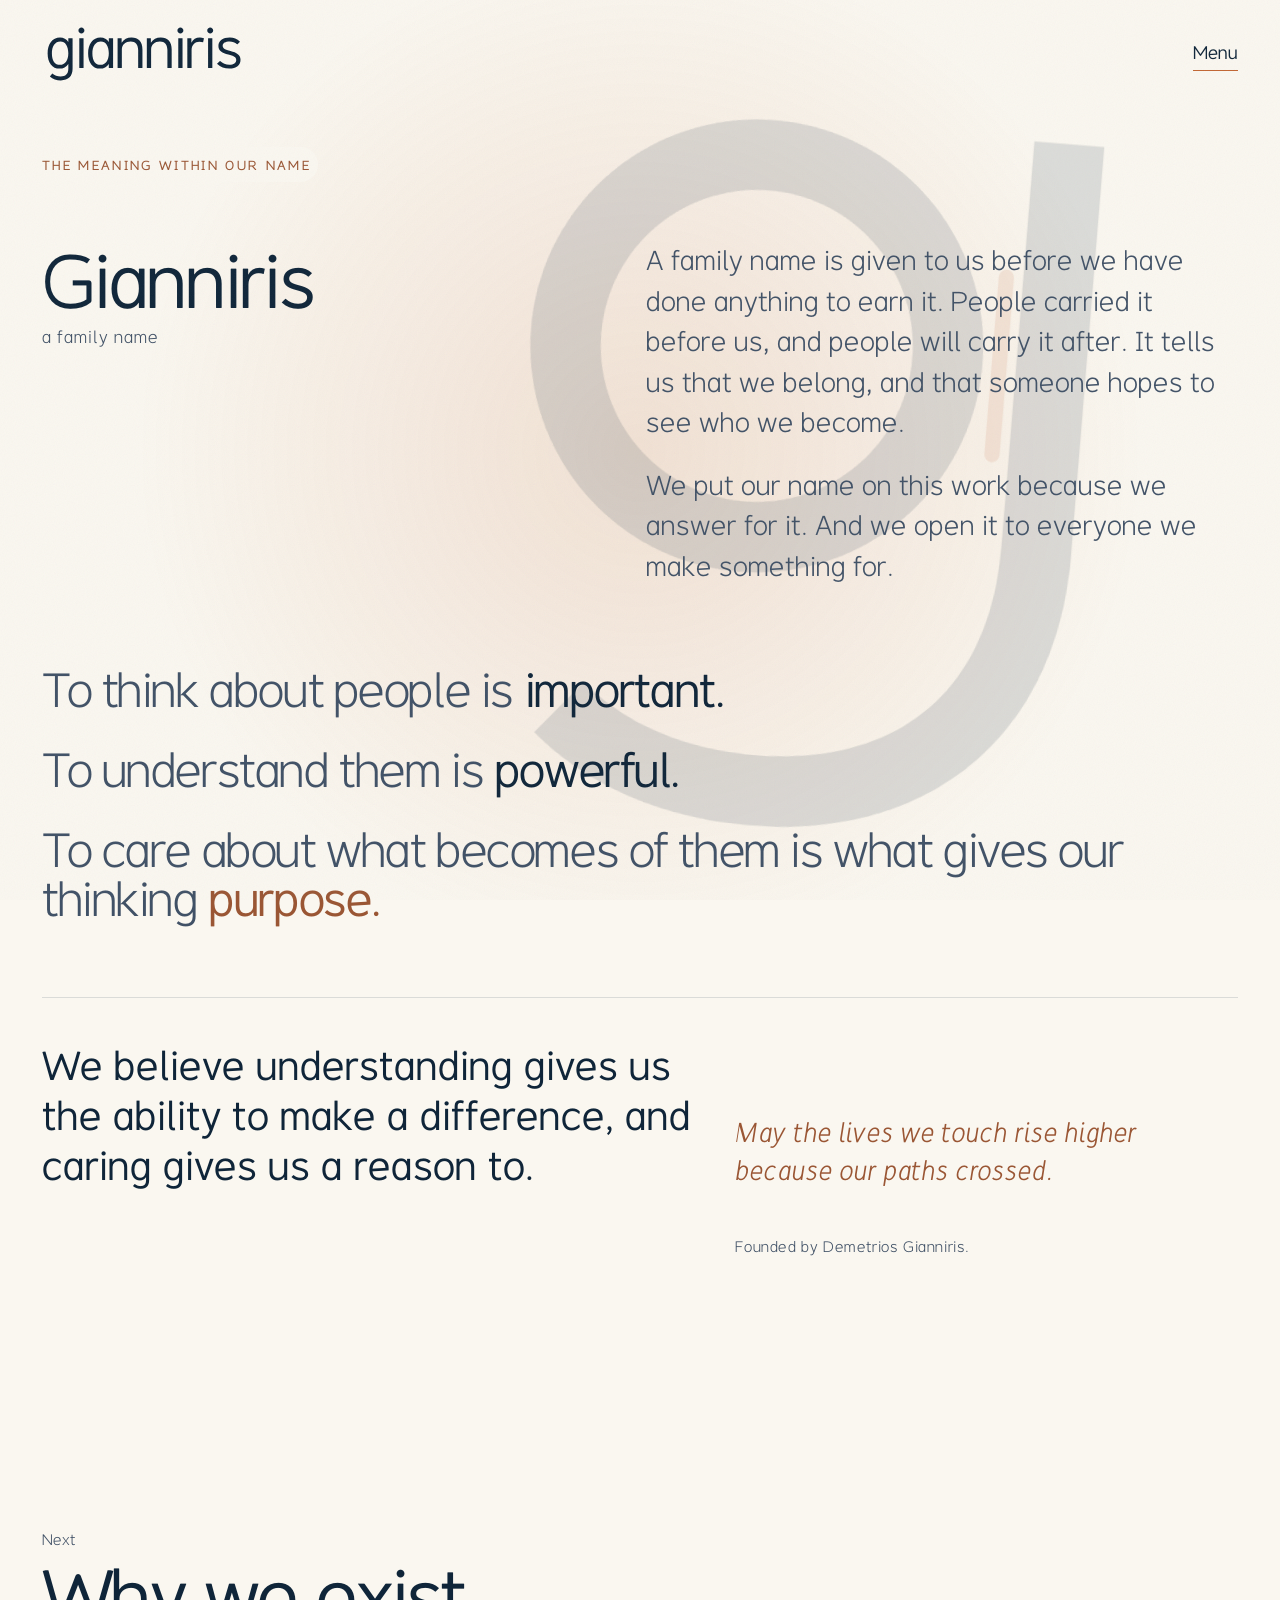
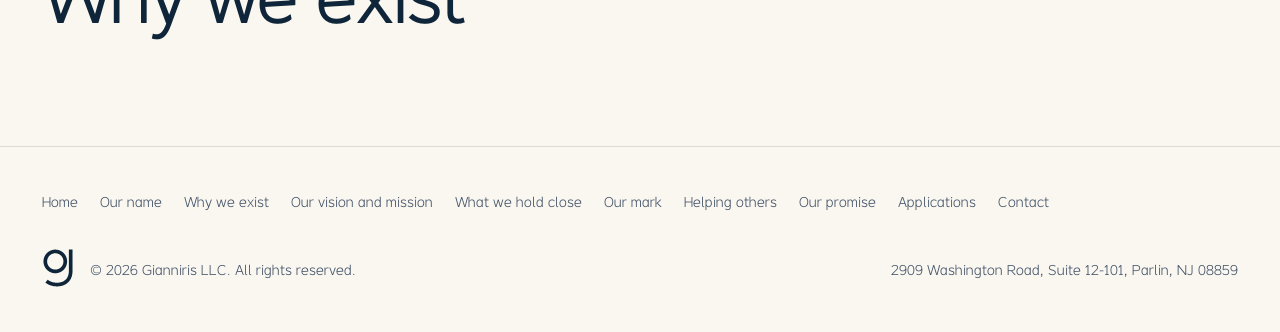
<file: name/index.html>
<!doctype html>
<html lang="en" data-mode="light" data-tone="day">
<head>
<meta charset="utf-8">
<meta name="viewport" content="width=device-width, initial-scale=1, viewport-fit=cover">
<title>Our name | Gianniris</title>
<link rel="canonical" href="https://gianniris.com/name/">
<meta name="description" content="We put our family name on the work we answer for.">
<link rel="icon" href="/img/favicon-32.png" sizes="32x32">
<link rel="apple-touch-icon" href="/img/apple-touch-icon.png">
<link rel="preload" href="/fonts/Gianniris-Medium.otf" as="font" type="font/otf" crossorigin>
<script>if(/^#dark(:|$)/.test(location.hash))document.documentElement.setAttribute('data-mode','dark')</script>
<link rel="stylesheet" href="/site.css">
</head>
<body class="p-name" data-page="name">
<div id="world" aria-hidden="true"><div class="halo"></div><div class="art" id="wart"><svg class="f" id="wa" viewBox="0 0 340 280"><path d="M226.9 98.0 L226.9 97.5 L226.9 97.1 L226.9 96.6 L226.9 96.2 L226.8 95.7 L226.8 95.3 L226.8 94.8 L226.8 94.3 L226.7 93.9 L226.7 93.4 L226.7 93.0 L226.6 92.5 L226.6 92.1 L226.6 91.6 L226.5 91.2 L226.5 90.7 L226.4 90.3 L226.4 89.8 L226.3 89.4 L226.2 88.9 L226.2 88.5 L226.1 88.0 L226.0 87.6 L226.0 87.1 L225.9 86.7 L225.8 86.2 L225.7 85.8 L225.7 85.4 L225.6 84.9 L225.5 84.5 L225.4 84.0 L225.3 83.6 L225.2 83.1 L225.1 82.7 L225.0 82.2 L224.9 81.8 L224.8 81.4 L224.7 80.9 L224.6 80.5 L224.5 80.0 L224.4 79.6 L224.2 79.2 L224.1 78.7 L224.0 78.3 L223.9 77.9 L223.7 77.4 L223.6 77.0 L223.5 76.6 L223.3 76.1 L223.2 75.7 L223.0 75.3 L222.9 74.8 L222.7 74.4 L222.6 74.0 L222.4 73.6 L222.3 73.1 L222.1 72.7 L222.0 72.3 L221.8 71.9 L221.6 71.4 L221.5 71.0 L221.3 70.6 L221.1 70.2 L220.9 69.8 L220.8 69.4 L220.6 68.9 L220.4 68.5 L220.2 68.1 L220.0 67.7 L219.8 67.3 L219.6 66.9 L219.4 66.5 L219.2 66.1 L219.0 65.7 L218.8 65.3 L218.6 64.9 L218.4 64.5 L218.2 64.1 L218.0 63.7 L217.8 63.3 L217.5 62.9 L217.3 62.5 L217.1 62.1 L216.9 61.7 L216.6 61.3 L216.4 60.9 L216.2 60.5 L215.9 60.1 L215.7 59.7 L215.5 59.4 L215.2 59.0 L215.0 58.6 L214.7 58.2 L214.5 57.8 L214.2 57.5 L214.0 57.1 L213.7 56.7 L213.4 56.3 L213.2 56.0 L212.9 55.6 L212.6 55.2 L212.4 54.9 L212.1 54.5 L211.8 54.1 L211.6 53.8 L211.3 53.4 L211.0 53.1 L210.7 52.7 L210.4 52.4 L210.1 52.0 L209.9 51.7 L209.6 51.3 L209.3 51.0 L209.0 50.6 L208.7 50.3 L208.4 49.9 L208.1 49.6 L207.8 49.3 L207.5 48.9 L207.2 48.6 L206.9 48.3 L206.5 47.9 L206.2 47.6 L205.9 47.3 L205.6 47.0 L205.3 46.6 L205.0 46.3 L204.6 46.0 L204.3 45.7 L204.0 45.4 L203.6 45.1 L203.3 44.8 L203.0 44.4 L202.6 44.1 L202.3 43.8 L202.0 43.5 L201.6 43.2 L201.3 42.9 L200.9 42.6 L200.6 42.3 L200.3 42.1 L199.9 41.8 L199.6 41.5 L199.2 41.2 L198.8 40.9 L198.5 40.6 L198.1 40.4 L197.8 40.1 L197.4 39.8 L197.0 39.5 L196.7 39.3 L196.3 39.0 L195.9 38.7 L195.6 38.5 L195.2 38.2 L194.8 38.0 L194.5 37.7 L194.1 37.5 L193.7 37.2 L193.3 37.0 L192.9 36.7 L192.6 36.5 L192.2 36.2 L191.8 36.0 L191.4 35.7 L191.0 35.5 L190.6 35.3 L190.2 35.0 L189.8 34.8 L189.4 34.6 L189.1 34.4 L188.7 34.2 L188.3 33.9 L187.9 33.7 L187.5 33.5 L187.1 33.3 L186.7 33.1 L186.3 32.9 L185.8 32.7 L185.4 32.5 L185.0 32.3 L184.6 32.1 L184.2 31.9 L183.8 31.7 L183.4 31.5 L183.0 31.3 L182.6 31.2 L182.1 31.0 L181.7 30.8 L181.3 30.6 L180.9 30.5 L180.5 30.3 L180.0 30.1 L179.6 30.0 L179.2 29.8 L178.8 29.6 L178.4 29.5 L177.9 29.3 L177.5 29.2 L177.1 29.0 L176.6 28.9 L176.2 28.7 L175.8 28.6 L175.3 28.4 L174.9 28.3 L174.5 28.2 L174.0 28.1 L173.6 27.9 L173.2 27.8 L172.7 27.7 L172.3 27.6 L171.9 27.4 L171.4 27.3 L171.0 27.2 L170.5 27.1 L170.1 27.0 L169.7 26.9 L169.2 26.8 L168.8 26.7 L168.3 26.6 L167.9 26.5 L167.4 26.4 L167.0 26.3 L166.6 26.2 L166.1 26.2 L165.7 26.1 L165.2 26.0 L164.8 25.9 L164.3 25.9 L163.9 25.8 L163.4 25.7 L163.0 25.7 L162.5 25.6 L162.1 25.6 L161.6 25.5 L161.2 25.5 L160.7 25.4 L160.3 25.4 L159.8 25.3 L159.4 25.3 L158.9 25.2 L158.5 25.2 L158.0 25.2 L157.6 25.1 L157.1 25.1 L156.7 25.1 L156.2 25.1 L155.8 25.1 L155.3 25.0 L154.8 25.0 L154.4 25.0 L153.9 25.0 L153.5 25.0 L153.0 25.0 L152.6 25.0 L152.1 25.0 L151.7 25.0 L151.2 25.0 L150.8 25.0 L150.3 25.1 L149.9 25.1 L149.4 25.1 L149.0 25.1 L148.5 25.1 L148.1 25.2 L147.6 25.2 L147.1 25.2 L146.7 25.3 L146.2 25.3 L145.8 25.4 L145.3 25.4 L144.9 25.5 L144.4 25.5 L144.0 25.6 L143.5 25.6 L143.1 25.7 L142.6 25.7 L142.2 25.8 L141.7 25.9 L141.3 25.9 L140.9 26.0 L140.4 26.1 L140.0 26.2 L139.5 26.2 L139.1 26.3 L138.6 26.4 L138.2 26.5 L137.7 26.6 L137.3 26.7 L136.8 26.8 L136.4 26.9 L136.0 27.0 L135.5 27.1 L135.1 27.2 L134.6 27.3 L134.2 27.4 L133.8 27.6 L133.3 27.7 L132.9 27.8 L132.5 27.9 L132.0 28.1 L131.6 28.2 L131.2 28.3 L130.7 28.4 L130.3 28.6 L129.9 28.7 L129.4 28.9 L129.0 29.0 L128.6 29.2 L128.1 29.3 L127.7 29.5 L127.3 29.6 L126.9 29.8 L126.4 30.0 L126.0 30.1 L125.6 30.3 L125.2 30.5 L124.8 30.6 L124.3 30.8 L123.9 31.0 L123.5 31.2 L123.1 31.3 L122.7 31.5 L122.3 31.7 L121.9 31.9 L121.4 32.1 L121.0 32.3 L120.6 32.5 L120.2 32.7 L119.8 32.9 L119.4 33.1 L119.0 33.3 L118.6 33.5 L118.2 33.7 L117.8 33.9 L117.4 34.2 L117.0 34.4 L116.6 34.6 L116.2 34.8 L115.8 35.0 L115.4 35.3 L115.1 35.5 L114.7 35.7 L114.3 36.0 L113.9 36.2 L113.5 36.5 L113.1 36.7 L112.7 37.0 L112.4 37.2 L112.0 37.5 L111.6 37.7 L111.2 38.0 L110.9 38.2 L110.5 38.5 L110.1 38.7 L109.8 39.0 L109.4 39.3 L109.0 39.5 L108.7 39.8 L108.3 40.1 L107.9 40.4 L107.6 40.6 L107.2 40.9 L106.9 41.2 L106.5 41.5 L106.2 41.8 L105.8 42.1 L105.5 42.3 L105.1 42.6 L104.8 42.9 L104.4 43.2 L104.1 43.5 L103.8 43.8 L103.4 44.1 L103.1 44.4 L102.8 44.8 L102.4 45.1 L102.1 45.4 L101.8 45.7 L101.4 46.0 L101.1 46.3 L100.8 46.6 L100.5 47.0 L100.2 47.3 L99.8 47.6 L99.5 47.9 L99.2 48.3 L98.9 48.6 L98.6 48.9 L98.3 49.3 L98.0 49.6 L97.7 49.9 L97.4 50.3 L97.1 50.6 L96.8 51.0 L96.5 51.3 L96.2 51.7 L95.9 52.0 L95.6 52.4 L95.4 52.7 L95.1 53.1 L94.8 53.4 L94.5 53.8 L94.2 54.1 L94.0 54.5 L93.7 54.9 L93.4 55.2 L93.2 55.6 L92.9 56.0 L92.6 56.3 L92.4 56.7 L92.1 57.1 L91.9 57.5 L91.6 57.8 L91.4 58.2 L91.1 58.6 L90.9 59.0 L90.6 59.4 L90.4 59.7 L90.1 60.1 L89.9 60.5 L89.7 60.9 L89.4 61.3 L89.2 61.7 L89.0 62.1 L88.8 62.5 L88.5 62.9 L88.3 63.3 L88.1 63.7 L87.9 64.1 L87.7 64.5 L87.5 64.9 L87.3 65.3 L87.0 65.7 L86.8 66.1 L86.6 66.5 L86.4 66.9 L86.3 67.3 L86.1 67.7 L85.9 68.1 L85.7 68.5 L85.5 68.9 L85.3 69.4 L85.1 69.8 L85.0 70.2 L84.8 70.6 L84.6 71.0 L84.4 71.4 L84.3 71.9 L84.1 72.3 L83.9 72.7 L83.8 73.1 L83.6 73.6 L83.5 74.0 L83.3 74.4 L83.2 74.8 L83.0 75.3 L82.9 75.7 L82.7 76.1 L82.6 76.6 L82.5 77.0 L82.3 77.4 L82.2 77.9 L82.1 78.3 L82.0 78.7 L81.8 79.2 L81.7 79.6 L81.6 80.0 L81.5 80.5 L81.4 80.9 L81.3 81.4 L81.2 81.8 L81.1 82.2 L81.0 82.7 L80.9 83.1 L80.8 83.6 L80.7 84.0 L80.6 84.5 L80.5 84.9 L80.4 85.4 L80.3 85.8 L80.2 86.2 L80.2 86.7 L80.1 87.1 L80.0 87.6 L80.0 88.0 L79.9 88.5 L79.8 88.9 L79.8 89.4 L79.7 89.8 L79.7 90.3 L79.6 90.7 L79.6 91.2 L79.5 91.6 L79.5 92.1 L79.4 92.5 L79.4 93.0 L79.4 93.4 L79.3 93.9 L79.3 94.3 L79.3 94.8 L79.2 95.3 L79.2 95.7 L79.2 96.2 L79.2 96.6 L79.2 97.1 L79.2 97.5 L79.2 98.0 L79.2 98.4 L79.2 98.9 L79.2 99.3 L79.2 99.8 L79.2 100.2 L79.2 100.7 L79.2 101.1 L79.2 101.6 L79.2 102.0 L79.2 102.5 L79.3 103.0 L79.3 103.4 L79.3 103.9 L79.4 104.3 L79.4 104.8 L79.4 105.2 L79.5 105.7 L79.5 106.1 L79.6 106.6 L79.6 107.0 L79.7 107.5 L79.7 107.9 L79.8 108.4 L79.8 108.8 L79.9 109.3 L80.0 109.7 L80.0 110.2 L80.1 110.6 L80.2 111.1 L80.2 111.5 L80.3 112.0 L80.4 112.4 L80.5 112.8 L80.6 113.3 L80.7 113.7 L80.8 114.2 L80.9 114.6 L81.0 115.1 L81.1 115.5 L81.2 115.9 L81.3 116.4 L81.4 116.8 L81.5 117.3 L81.6 117.7 L81.7 118.1 L81.8 118.6 L82.0 119.0 L82.1 119.5 L82.2 119.9 L82.3 120.3 L82.5 120.8 L82.6 121.2 L82.7 121.6 L82.9 122.0 L83.0 122.5 L83.2 122.9 L83.3 123.3 L83.5 123.8 L83.6 124.2 L83.8 124.6 L83.9 125.0 L84.1 125.5 L84.3 125.9 L84.4 126.3 L84.6 126.7 L84.8 127.1 L85.0 127.6 L85.1 128.0 L85.3 128.4 L85.5 128.8 L85.7 129.2 L85.9 129.6 L86.1 130.1 L86.3 130.5 L86.4 130.9 L86.6 131.3 L86.8 131.7 L87.0 132.1 L87.3 132.5 L87.5 132.9 L87.7 133.3 L87.9 133.7 L88.1 134.1 L88.3 134.5 L88.5 134.9 L88.8 135.3 L89.0 135.7 L89.2 136.1 L89.4 136.5 L89.7 136.9 L89.9 137.2 L90.1 137.6 L90.4 138.0 L90.6 138.4 L90.9 138.8 L91.1 139.2 L91.4 139.5 L91.6 139.9 L91.9 140.3 L92.1 140.7 L92.4 141.0 L92.6 141.4 L92.9 141.8 L93.2 142.2 L93.4 142.5 L93.7 142.9 L94.0 143.2 L94.2 143.6 L94.5 144.0 L94.8 144.3 L95.1 144.7 L95.4 145.0 L95.6 145.4 L95.9 145.7 L96.2 146.1 L96.5 146.4 L96.8 146.8 L97.1 147.1 L97.4 147.5 L97.7 147.8 L98.0 148.2 L98.3 148.5 L98.6 148.8 L98.9 149.2 L99.2 149.5 L99.5 149.8 L99.8 150.1 L100.2 150.5 L100.5 150.8 L100.8 151.1 L101.1 151.4 L101.4 151.8 L101.8 152.1 L102.1 152.4 L102.4 152.7 L102.8 153.0 L103.1 153.3 L103.4 153.6 L103.8 153.9 L104.1 154.2 L104.4 154.5 L104.8 154.8 L105.1 155.1 L105.5 155.4 L105.8 155.7 L106.2 156.0 L106.5 156.3 L106.9 156.6 L107.2 156.8 L107.6 157.1 L107.9 157.4 L108.3 157.7 L108.7 157.9 L109.0 158.2 L109.4 158.5 L109.8 158.7 L110.1 159.0 L110.5 159.3 L110.9 159.5 L111.2 159.8 L111.6 160.0 L112.0 160.3 L112.4 160.6 L112.7 160.8 L113.1 161.0 L113.5 161.3 L113.9 161.5 L114.3 161.8 L114.7 162.0 L115.1 162.2 L115.4 162.5 L115.8 162.7 L116.2 162.9 L116.6 163.2 L117.0 163.4 L117.4 163.6 L117.8 163.8 L118.2 164.0 L118.6 164.2 L119.0 164.5 L119.4 164.7 L119.8 164.9 L120.2 165.1 L120.6 165.3 L121.0 165.5 L121.4 165.7 L121.9 165.9 L122.3 166.0 L122.7 166.2 L123.1 166.4 L123.5 166.6 L123.9 166.8 L124.3 167.0 L124.8 167.1 L125.2 167.3 L125.6 167.5 L126.0 167.6 L126.4 167.8 L126.9 168.0 L127.3 168.1 L127.7 168.3 L128.1 168.4 L128.6 168.6 L129.0 168.7 L129.4 168.9 L129.9 169.0 L130.3 169.2 L130.7 169.3 L131.2 169.4 L131.6 169.6 L132.0 169.7 L132.5 169.8 L132.9 170.0 L133.3 170.1 L133.8 170.2 L134.2 170.3 L134.6 170.4 L135.1 170.5 L135.5 170.6 L136.0 170.8 L136.4 170.9 L136.8 171.0 L137.3 171.1 L137.7 171.2 L138.2 171.2 L138.6 171.3 L139.1 171.4 L139.5 171.5 L140.0 171.6 L140.4 171.7 L140.9 171.7 L141.3 171.8 L141.7 171.9 L142.2 172.0 L142.6 172.0 L143.1 172.1 L143.5 172.1 L144.0 172.2 L144.4 172.3 L144.9 172.3 L145.3 172.4 L145.8 172.4 L146.2 172.4 L146.7 172.5 L147.1 172.5 L147.6 172.6 L148.1 172.6 L148.5 172.6 L149.0 172.6 L149.4 172.7 L149.9 172.7 L150.3 172.7 L150.8 172.7 L151.2 172.7 L151.7 172.7 L152.1 172.7 L152.6 172.8 L153.0 172.8 L153.5 172.8 L153.9 172.7 L154.4 172.7 L154.8 172.7 L155.3 172.7 L155.8 172.7 L156.2 172.7 L156.7 172.7 L157.1 172.6 L157.6 172.6 L158.0 172.6 L158.5 172.6 L158.9 172.5 L159.4 172.5 L159.8 172.4 L160.3 172.4 L160.7 172.4 L161.2 172.3 L161.6 172.3 L162.1 172.2 L162.5 172.1 L163.0 172.1 L163.4 172.0 L163.9 172.0 L164.3 171.9 L164.8 171.8 L165.2 171.7 L165.7 171.7 L166.1 171.6 L166.6 171.5 L167.0 171.4 L167.4 171.3 L167.9 171.2 L168.3 171.2 L168.8 171.1 L169.2 171.0 L169.7 170.9 L170.1 170.8 L170.5 170.6 L171.0 170.5 L171.4 170.4 L171.9 170.3 L172.3 170.2 L172.7 170.1 L173.2 170.0 L173.6 169.8 L174.0 169.7 L174.5 169.6 L174.9 169.4 L175.3 169.3 L175.8 169.2 L176.2 169.0 L176.6 168.9 L177.1 168.7 L177.5 168.6 L177.9 168.4 L178.4 168.3 L178.8 168.1 L179.2 168.0 L179.6 167.8 L180.0 167.6 L180.5 167.5 L180.9 167.3 L181.3 167.1 L181.7 167.0 L182.1 166.8 L182.6 166.6 L183.0 166.4 L183.4 166.2 L183.8 166.0 L184.2 165.9 L184.6 165.7 L185.0 165.5 L185.4 165.3 L185.8 165.1 L186.3 164.9 L186.7 164.7 L187.1 164.5 L187.5 164.2 L187.9 164.0 L188.3 163.8 L188.7 163.6 L189.1 163.4 L189.4 163.2 L189.8 162.9 L190.2 162.7 L190.6 162.5 L191.0 162.2 L191.4 162.0 L191.8 161.8 L192.2 161.5 L192.6 161.3 L192.9 161.0 L193.3 160.8 L193.7 160.6 L194.1 160.3 L194.5 160.0 L194.8 159.8 L195.2 159.5 L195.6 159.3 L195.9 159.0 L196.3 158.7 L196.7 158.5 L197.0 158.2 L197.4 157.9 L197.8 157.7 L198.1 157.4 L198.5 157.1 L198.8 156.8 L199.2 156.6 L199.6 156.3 L199.9 156.0 L200.3 155.7 L200.6 155.4 L200.9 155.1 L201.3 154.8 L201.6 154.5 L202.0 154.2 L202.3 153.9 L202.6 153.6 L203.0 153.3 L203.3 153.0 L203.6 152.7 L204.0 152.4 L204.3 152.1 L204.6 151.8 L205.0 151.4 L205.3 151.1 L205.6 150.8 L205.9 150.5 L206.2 150.1 L206.5 149.8 L206.9 149.5 L207.2 149.2 L207.5 148.8 L207.8 148.5 L208.1 148.2 L208.4 147.8 L208.7 147.5 L209.0 147.1 L209.3 146.8 L209.6 146.4 L209.9 146.1 L210.1 145.7 L210.4 145.4 L210.7 145.0 L211.0 144.7 L211.3 144.3 L211.6 144.0 L211.8 143.6 L212.1 143.2 L212.4 142.9 L212.6 142.5 L212.9 142.2 L213.2 141.8 L213.4 141.4 L213.7 141.0 L214.0 140.7 L214.2 140.3 L214.5 139.9 L214.7 139.5 L215.0 139.2 L215.2 138.8 L215.5 138.4 L215.7 138.0 L215.9 137.6 L216.2 137.2 L216.4 136.9 L216.6 136.5 L216.9 136.1 L217.1 135.7 L217.3 135.3 L217.5 134.9 L217.8 134.5 L218.0 134.1 L218.2 133.7 L218.4 133.3 L218.6 132.9 L218.8 132.5 L219.0 132.1 L219.2 131.7 L219.4 131.3 L219.6 130.9 L219.8 130.5 L220.0 130.1 L220.2 129.6 L220.4 129.2 L220.6 128.8 L220.8 128.4 L220.9 128.0 L221.1 127.6 L221.3 127.1 L221.5 126.7 L221.6 126.3 L221.8 125.9 L222.0 125.5 L222.1 125.0 L222.3 124.6 L222.4 124.2 L222.6 123.8 L222.7 123.3 L222.9 122.9 L223.0 122.5 L223.2 122.0 L223.3 121.6 L223.5 121.2 L223.6 120.8 L223.7 120.3 L223.9 119.9 L224.0 119.5 L224.1 119.0 L224.2 118.6 L224.4 118.1 L224.5 117.7 L224.6 117.3 L224.7 116.8 L224.8 116.4 L224.9 115.9 L225.0 115.5 L225.1 115.1 L225.2 114.6 L225.3 114.2 L225.4 113.7 L225.5 113.3 L225.6 112.8 L225.7 112.4 L225.7 112.0 L225.8 111.5 L225.9 111.1 L226.0 110.6 L226.0 110.2 L226.1 109.7 L226.2 109.3 L226.2 108.8 L226.3 108.4 L226.4 107.9 L226.4 107.5 L226.5 107.0 L226.5 106.6 L226.6 106.1 L226.6 105.7 L226.6 105.2 L226.7 104.8 L226.7 104.3 L226.7 103.9 L226.8 103.4 L226.8 103.0 L226.8 102.5 L226.8 102.0 L226.9 101.6 L226.9 101.1 L226.9 100.7 L226.9 100.2 L226.9 99.8 L226.9 99.3 L226.9 98.9 L226.9 98.4ZM203.9 99.5 L203.9 99.8 L203.9 100.1 L203.9 100.4 L203.9 100.7 L203.9 101.1 L203.9 101.4 L203.9 101.7 L203.8 102.0 L203.8 102.3 L203.8 102.6 L203.8 102.9 L203.7 103.2 L203.7 103.6 L203.7 103.9 L203.7 104.2 L203.6 104.5 L203.6 104.8 L203.5 105.1 L203.5 105.4 L203.5 105.7 L203.4 106.0 L203.4 106.3 L203.3 106.7 L203.3 107.0 L203.2 107.3 L203.2 107.6 L203.1 107.9 L203.1 108.2 L203.0 108.5 L203.0 108.8 L202.9 109.1 L202.8 109.4 L202.8 109.7 L202.7 110.0 L202.6 110.3 L202.6 110.6 L202.5 110.9 L202.4 111.2 L202.3 111.5 L202.2 111.8 L202.2 112.1 L202.1 112.4 L202.0 112.8 L201.9 113.1 L201.8 113.4 L201.7 113.6 L201.6 113.9 L201.6 114.2 L201.5 114.5 L201.4 114.8 L201.3 115.1 L201.2 115.4 L201.1 115.7 L201.0 116.0 L200.8 116.3 L200.7 116.6 L200.6 116.9 L200.5 117.2 L200.4 117.5 L200.3 117.8 L200.2 118.1 L200.1 118.4 L199.9 118.6 L199.8 118.9 L199.7 119.2 L199.6 119.5 L199.4 119.8 L199.3 120.1 L199.2 120.4 L199.0 120.6 L198.9 120.9 L198.8 121.2 L198.6 121.5 L198.5 121.8 L198.4 122.0 L198.2 122.3 L198.1 122.6 L197.9 122.9 L197.8 123.1 L197.6 123.4 L197.5 123.7 L197.3 124.0 L197.2 124.2 L197.0 124.5 L196.8 124.8 L196.7 125.0 L196.5 125.3 L196.4 125.6 L196.2 125.8 L196.0 126.1 L195.9 126.4 L195.7 126.6 L195.5 126.9 L195.4 127.2 L195.2 127.4 L195.0 127.7 L194.8 127.9 L194.6 128.2 L194.5 128.4 L194.3 128.7 L194.1 128.9 L193.9 129.2 L193.7 129.4 L193.5 129.7 L193.3 129.9 L193.2 130.2 L193.0 130.4 L192.8 130.7 L192.6 130.9 L192.4 131.2 L192.2 131.4 L192.0 131.6 L191.8 131.9 L191.6 132.1 L191.4 132.4 L191.2 132.6 L191.0 132.8 L190.7 133.1 L190.5 133.3 L190.3 133.5 L190.1 133.7 L189.9 134.0 L189.7 134.2 L189.5 134.4 L189.2 134.6 L189.0 134.9 L188.8 135.1 L188.6 135.3 L188.4 135.5 L188.1 135.7 L187.9 135.9 L187.7 136.2 L187.4 136.4 L187.2 136.6 L187.0 136.8 L186.7 137.0 L186.5 137.2 L186.3 137.4 L186.0 137.6 L185.8 137.8 L185.6 138.0 L185.3 138.2 L185.1 138.4 L184.8 138.6 L184.6 138.8 L184.3 139.0 L184.1 139.2 L183.9 139.4 L183.6 139.6 L183.4 139.8 L183.1 139.9 L182.8 140.1 L182.6 140.3 L182.3 140.5 L182.1 140.7 L181.8 140.8 L181.6 141.0 L181.3 141.2 L181.0 141.4 L180.8 141.5 L180.5 141.7 L180.3 141.9 L180.0 142.0 L179.7 142.2 L179.5 142.4 L179.2 142.5 L178.9 142.7 L178.7 142.8 L178.4 143.0 L178.1 143.2 L177.8 143.3 L177.6 143.5 L177.3 143.6 L177.0 143.8 L176.8 143.9 L176.5 144.0 L176.2 144.2 L175.9 144.3 L175.6 144.5 L175.4 144.6 L175.1 144.7 L174.8 144.9 L174.5 145.0 L174.2 145.1 L173.9 145.3 L173.7 145.4 L173.4 145.5 L173.1 145.7 L172.8 145.8 L172.5 145.9 L172.2 146.0 L171.9 146.1 L171.6 146.2 L171.4 146.4 L171.1 146.5 L170.8 146.6 L170.5 146.7 L170.2 146.8 L169.9 146.9 L169.6 147.0 L169.3 147.1 L169.0 147.2 L168.7 147.3 L168.4 147.4 L168.1 147.5 L167.8 147.6 L167.5 147.7 L167.2 147.8 L166.9 147.8 L166.6 147.9 L166.3 148.0 L166.0 148.1 L165.7 148.2 L165.4 148.2 L165.1 148.3 L164.8 148.4 L164.5 148.5 L164.2 148.5 L163.9 148.6 L163.6 148.7 L163.3 148.7 L163.0 148.8 L162.7 148.9 L162.4 148.9 L162.0 149.0 L161.7 149.0 L161.4 149.1 L161.1 149.1 L160.8 149.2 L160.5 149.2 L160.2 149.3 L159.9 149.3 L159.6 149.3 L159.3 149.4 L159.0 149.4 L158.6 149.5 L158.3 149.5 L158.0 149.5 L157.7 149.6 L157.4 149.6 L157.1 149.6 L156.8 149.6 L156.5 149.7 L156.2 149.7 L155.8 149.7 L155.5 149.7 L155.2 149.7 L154.9 149.7 L154.6 149.7 L154.3 149.8 L154.0 149.8 L153.7 149.8 L153.3 149.8 L153.0 149.8 L152.7 149.8 L152.4 149.8 L152.1 149.8 L151.8 149.8 L151.5 149.7 L151.2 149.7 L150.9 149.7 L150.5 149.7 L150.2 149.7 L149.9 149.7 L149.6 149.7 L149.3 149.6 L149.0 149.6 L148.7 149.6 L148.4 149.6 L148.0 149.5 L147.7 149.5 L147.4 149.5 L147.1 149.4 L146.8 149.4 L146.5 149.3 L146.2 149.3 L145.9 149.3 L145.6 149.2 L145.3 149.2 L145.0 149.1 L144.6 149.1 L144.3 149.0 L144.0 149.0 L143.7 148.9 L143.4 148.9 L143.1 148.8 L142.8 148.7 L142.5 148.7 L142.2 148.6 L141.9 148.5 L141.6 148.5 L141.3 148.4 L141.0 148.3 L140.7 148.2 L140.4 148.2 L140.1 148.1 L139.8 148.0 L139.5 147.9 L139.2 147.8 L138.9 147.8 L138.6 147.7 L138.3 147.6 L138.0 147.5 L137.7 147.4 L137.4 147.3 L137.1 147.2 L136.8 147.1 L136.5 147.0 L136.2 146.9 L135.9 146.8 L135.6 146.7 L135.3 146.6 L135.0 146.5 L134.7 146.4 L134.4 146.2 L134.1 146.1 L133.8 146.0 L133.6 145.9 L133.3 145.8 L133.0 145.7 L132.7 145.5 L132.4 145.4 L132.1 145.3 L131.8 145.1 L131.6 145.0 L131.3 144.9 L131.0 144.7 L130.7 144.6 L130.4 144.5 L130.2 144.3 L129.9 144.2 L129.6 144.0 L129.3 143.9 L129.0 143.8 L128.8 143.6 L128.5 143.5 L128.2 143.3 L128.0 143.2 L127.7 143.0 L127.4 142.8 L127.1 142.7 L126.9 142.5 L126.6 142.4 L126.3 142.2 L126.1 142.0 L125.8 141.9 L125.5 141.7 L125.3 141.5 L125.0 141.4 L124.8 141.2 L124.5 141.0 L124.2 140.8 L124.0 140.7 L123.7 140.5 L123.5 140.3 L123.2 140.1 L123.0 139.9 L122.7 139.8 L122.5 139.6 L122.2 139.4 L122.0 139.2 L121.7 139.0 L121.5 138.8 L121.2 138.6 L121.0 138.4 L120.8 138.2 L120.5 138.0 L120.3 137.8 L120.0 137.6 L119.8 137.4 L119.6 137.2 L119.3 137.0 L119.1 136.8 L118.9 136.6 L118.6 136.4 L118.4 136.2 L118.2 135.9 L117.9 135.7 L117.7 135.5 L117.5 135.3 L117.3 135.1 L117.0 134.9 L116.8 134.6 L116.6 134.4 L116.4 134.2 L116.2 134.0 L116.0 133.7 L115.7 133.5 L115.5 133.3 L115.3 133.1 L115.1 132.8 L114.9 132.6 L114.7 132.4 L114.5 132.1 L114.3 131.9 L114.1 131.6 L113.9 131.4 L113.7 131.2 L113.5 130.9 L113.3 130.7 L113.1 130.4 L112.9 130.2 L112.7 129.9 L112.5 129.7 L112.3 129.4 L112.2 129.2 L112.0 128.9 L111.8 128.7 L111.6 128.4 L111.4 128.2 L111.2 127.9 L111.1 127.7 L110.9 127.4 L110.7 127.2 L110.5 126.9 L110.4 126.6 L110.2 126.4 L110.0 126.1 L109.9 125.8 L109.7 125.6 L109.5 125.3 L109.4 125.0 L109.2 124.8 L109.1 124.5 L108.9 124.2 L108.8 124.0 L108.6 123.7 L108.5 123.4 L108.3 123.1 L108.2 122.9 L108.0 122.6 L107.9 122.3 L107.7 122.0 L107.6 121.8 L107.4 121.5 L107.3 121.2 L107.2 120.9 L107.0 120.6 L106.9 120.4 L106.8 120.1 L106.6 119.8 L106.5 119.5 L106.4 119.2 L106.3 118.9 L106.1 118.6 L106.0 118.4 L105.9 118.1 L105.8 117.8 L105.7 117.5 L105.6 117.2 L105.4 116.9 L105.3 116.6 L105.2 116.3 L105.1 116.0 L105.0 115.7 L104.9 115.4 L104.8 115.1 L104.7 114.8 L104.6 114.5 L104.5 114.2 L104.4 113.9 L104.3 113.6 L104.2 113.4 L104.2 113.1 L104.1 112.8 L104.0 112.4 L103.9 112.1 L103.8 111.8 L103.7 111.5 L103.7 111.2 L103.6 110.9 L103.5 110.6 L103.4 110.3 L103.4 110.0 L103.3 109.7 L103.2 109.4 L103.2 109.1 L103.1 108.8 L103.1 108.5 L103.0 108.2 L102.9 107.9 L102.9 107.6 L102.8 107.3 L102.8 107.0 L102.7 106.7 L102.7 106.3 L102.6 106.0 L102.6 105.7 L102.6 105.4 L102.5 105.1 L102.5 104.8 L102.5 104.5 L102.4 104.2 L102.4 103.9 L102.4 103.6 L102.3 103.2 L102.3 102.9 L102.3 102.6 L102.3 102.3 L102.2 102.0 L102.2 101.7 L102.2 101.4 L102.2 101.1 L102.2 100.7 L102.2 100.4 L102.2 100.1 L102.2 99.8 L102.1 99.5 L102.1 99.2 L102.1 98.9 L102.1 98.6 L102.1 98.3 L102.2 97.9 L102.2 97.6 L102.2 97.3 L102.2 97.0 L102.2 96.7 L102.2 96.4 L102.2 96.1 L102.2 95.8 L102.3 95.4 L102.3 95.1 L102.3 94.8 L102.3 94.5 L102.4 94.2 L102.4 93.9 L102.4 93.6 L102.5 93.3 L102.5 93.0 L102.5 92.6 L102.6 92.3 L102.6 92.0 L102.6 91.7 L102.7 91.4 L102.7 91.1 L102.8 90.8 L102.8 90.5 L102.9 90.2 L102.9 89.9 L103.0 89.6 L103.1 89.3 L103.1 88.9 L103.2 88.6 L103.2 88.3 L103.3 88.0 L103.4 87.7 L103.4 87.4 L103.5 87.1 L103.6 86.8 L103.7 86.5 L103.7 86.2 L103.8 85.9 L103.9 85.6 L104.0 85.3 L104.1 85.0 L104.2 84.7 L104.2 84.4 L104.3 84.1 L104.4 83.8 L104.5 83.5 L104.6 83.2 L104.7 82.9 L104.8 82.6 L104.9 82.3 L105.0 82.0 L105.1 81.7 L105.2 81.4 L105.3 81.1 L105.4 80.9 L105.6 80.6 L105.7 80.3 L105.8 80.0 L105.9 79.7 L106.0 79.4 L106.1 79.1 L106.3 78.8 L106.4 78.5 L106.5 78.3 L106.6 78.0 L106.8 77.7 L106.9 77.4 L107.0 77.1 L107.2 76.8 L107.3 76.6 L107.4 76.3 L107.6 76.0 L107.7 75.7 L107.9 75.4 L108.0 75.2 L108.2 74.9 L108.3 74.6 L108.5 74.3 L108.6 74.1 L108.8 73.8 L108.9 73.5 L109.1 73.2 L109.2 73.0 L109.4 72.7 L109.5 72.4 L109.7 72.2 L109.9 71.9 L110.0 71.6 L110.2 71.4 L110.4 71.1 L110.5 70.9 L110.7 70.6 L110.9 70.3 L111.1 70.1 L111.2 69.8 L111.4 69.6 L111.6 69.3 L111.8 69.1 L112.0 68.8 L112.2 68.6 L112.3 68.3 L112.5 68.1 L112.7 67.8 L112.9 67.6 L113.1 67.3 L113.3 67.1 L113.5 66.8 L113.7 66.6 L113.9 66.3 L114.1 66.1 L114.3 65.9 L114.5 65.6 L114.7 65.4 L114.9 65.2 L115.1 64.9 L115.3 64.7 L115.5 64.5 L115.7 64.2 L116.0 64.0 L116.2 63.8 L116.4 63.6 L116.6 63.3 L116.8 63.1 L117.0 62.9 L117.3 62.7 L117.5 62.5 L117.7 62.2 L117.9 62.0 L118.2 61.8 L118.4 61.6 L118.6 61.4 L118.9 61.2 L119.1 61.0 L119.3 60.8 L119.6 60.5 L119.8 60.3 L120.0 60.1 L120.3 59.9 L120.5 59.7 L120.8 59.5 L121.0 59.3 L121.2 59.1 L121.5 58.9 L121.7 58.8 L122.0 58.6 L122.2 58.4 L122.5 58.2 L122.7 58.0 L123.0 57.8 L123.2 57.6 L123.5 57.4 L123.7 57.3 L124.0 57.1 L124.2 56.9 L124.5 56.7 L124.8 56.6 L125.0 56.4 L125.3 56.2 L125.5 56.0 L125.8 55.9 L126.1 55.7 L126.3 55.5 L126.6 55.4 L126.9 55.2 L127.1 55.1 L127.4 54.9 L127.7 54.7 L128.0 54.6 L128.2 54.4 L128.5 54.3 L128.8 54.1 L129.0 54.0 L129.3 53.8 L129.6 53.7 L129.9 53.6 L130.2 53.4 L130.4 53.3 L130.7 53.1 L131.0 53.0 L131.3 52.9 L131.6 52.7 L131.8 52.6 L132.1 52.5 L132.4 52.3 L132.7 52.2 L133.0 52.1 L133.3 52.0 L133.6 51.9 L133.8 51.7 L134.1 51.6 L134.4 51.5 L134.7 51.4 L135.0 51.3 L135.3 51.2 L135.6 51.1 L135.9 51.0 L136.2 50.9 L136.5 50.8 L136.8 50.7 L137.1 50.6 L137.4 50.5 L137.7 50.4 L138.0 50.3 L138.3 50.2 L138.6 50.1 L138.9 50.0 L139.2 49.9 L139.5 49.8 L139.8 49.7 L140.1 49.7 L140.4 49.6 L140.7 49.5 L141.0 49.4 L141.3 49.4 L141.6 49.3 L141.9 49.2 L142.2 49.2 L142.5 49.1 L142.8 49.0 L143.1 49.0 L143.4 48.9 L143.7 48.8 L144.0 48.8 L144.3 48.7 L144.6 48.7 L145.0 48.6 L145.3 48.6 L145.6 48.5 L145.9 48.5 L146.2 48.4 L146.5 48.4 L146.8 48.4 L147.1 48.3 L147.4 48.3 L147.7 48.3 L148.0 48.2 L148.4 48.2 L148.7 48.2 L149.0 48.1 L149.3 48.1 L149.6 48.1 L149.9 48.1 L150.2 48.1 L150.5 48.0 L150.9 48.0 L151.2 48.0 L151.5 48.0 L151.8 48.0 L152.1 48.0 L152.4 48.0 L152.7 48.0 L153.0 48.0 L153.3 48.0 L153.7 48.0 L154.0 48.0 L154.3 48.0 L154.6 48.0 L154.9 48.0 L155.2 48.0 L155.5 48.0 L155.8 48.1 L156.2 48.1 L156.5 48.1 L156.8 48.1 L157.1 48.1 L157.4 48.2 L157.7 48.2 L158.0 48.2 L158.3 48.3 L158.6 48.3 L159.0 48.3 L159.3 48.4 L159.6 48.4 L159.9 48.4 L160.2 48.5 L160.5 48.5 L160.8 48.6 L161.1 48.6 L161.4 48.7 L161.7 48.7 L162.0 48.8 L162.4 48.8 L162.7 48.9 L163.0 49.0 L163.3 49.0 L163.6 49.1 L163.9 49.2 L164.2 49.2 L164.5 49.3 L164.8 49.4 L165.1 49.4 L165.4 49.5 L165.7 49.6 L166.0 49.7 L166.3 49.7 L166.6 49.8 L166.9 49.9 L167.2 50.0 L167.5 50.1 L167.8 50.2 L168.1 50.3 L168.4 50.4 L168.7 50.5 L169.0 50.6 L169.3 50.7 L169.6 50.8 L169.9 50.9 L170.2 51.0 L170.5 51.1 L170.8 51.2 L171.1 51.3 L171.4 51.4 L171.6 51.5 L171.9 51.6 L172.2 51.7 L172.5 51.9 L172.8 52.0 L173.1 52.1 L173.4 52.2 L173.7 52.3 L173.9 52.5 L174.2 52.6 L174.5 52.7 L174.8 52.9 L175.1 53.0 L175.4 53.1 L175.6 53.3 L175.9 53.4 L176.2 53.6 L176.5 53.7 L176.8 53.8 L177.0 54.0 L177.3 54.1 L177.6 54.3 L177.8 54.4 L178.1 54.6 L178.4 54.7 L178.7 54.9 L178.9 55.1 L179.2 55.2 L179.5 55.4 L179.7 55.5 L180.0 55.7 L180.3 55.9 L180.5 56.0 L180.8 56.2 L181.0 56.4 L181.3 56.6 L181.6 56.7 L181.8 56.9 L182.1 57.1 L182.3 57.3 L182.6 57.4 L182.8 57.6 L183.1 57.8 L183.4 58.0 L183.6 58.2 L183.9 58.4 L184.1 58.6 L184.3 58.8 L184.6 58.9 L184.8 59.1 L185.1 59.3 L185.3 59.5 L185.6 59.7 L185.8 59.9 L186.0 60.1 L186.3 60.3 L186.5 60.5 L186.7 60.8 L187.0 61.0 L187.2 61.2 L187.4 61.4 L187.7 61.6 L187.9 61.8 L188.1 62.0 L188.4 62.2 L188.6 62.5 L188.8 62.7 L189.0 62.9 L189.2 63.1 L189.5 63.3 L189.7 63.6 L189.9 63.8 L190.1 64.0 L190.3 64.2 L190.5 64.5 L190.7 64.7 L191.0 64.9 L191.2 65.2 L191.4 65.4 L191.6 65.6 L191.8 65.9 L192.0 66.1 L192.2 66.3 L192.4 66.6 L192.6 66.8 L192.8 67.1 L193.0 67.3 L193.2 67.6 L193.3 67.8 L193.5 68.1 L193.7 68.3 L193.9 68.6 L194.1 68.8 L194.3 69.1 L194.5 69.3 L194.6 69.6 L194.8 69.8 L195.0 70.1 L195.2 70.3 L195.4 70.6 L195.5 70.9 L195.7 71.1 L195.9 71.4 L196.0 71.6 L196.2 71.9 L196.4 72.2 L196.5 72.4 L196.7 72.7 L196.8 73.0 L197.0 73.2 L197.2 73.5 L197.3 73.8 L197.5 74.1 L197.6 74.3 L197.8 74.6 L197.9 74.9 L198.1 75.2 L198.2 75.4 L198.4 75.7 L198.5 76.0 L198.6 76.3 L198.8 76.6 L198.9 76.8 L199.0 77.1 L199.2 77.4 L199.3 77.7 L199.4 78.0 L199.6 78.3 L199.7 78.5 L199.8 78.8 L199.9 79.1 L200.1 79.4 L200.2 79.7 L200.3 80.0 L200.4 80.3 L200.5 80.6 L200.6 80.9 L200.7 81.1 L200.8 81.4 L201.0 81.7 L201.1 82.0 L201.2 82.3 L201.3 82.6 L201.4 82.9 L201.5 83.2 L201.6 83.5 L201.6 83.8 L201.7 84.1 L201.8 84.4 L201.9 84.7 L202.0 85.0 L202.1 85.3 L202.2 85.6 L202.2 85.9 L202.3 86.2 L202.4 86.5 L202.5 86.8 L202.6 87.1 L202.6 87.4 L202.7 87.7 L202.8 88.0 L202.8 88.3 L202.9 88.6 L203.0 88.9 L203.0 89.3 L203.1 89.6 L203.1 89.9 L203.2 90.2 L203.2 90.5 L203.3 90.8 L203.3 91.1 L203.4 91.4 L203.4 91.7 L203.5 92.0 L203.5 92.3 L203.5 92.6 L203.6 93.0 L203.6 93.3 L203.7 93.6 L203.7 93.9 L203.7 94.2 L203.7 94.5 L203.8 94.8 L203.8 95.1 L203.8 95.4 L203.8 95.8 L203.9 96.1 L203.9 96.4 L203.9 96.7 L203.9 97.0 L203.9 97.3 L203.9 97.6 L203.9 97.9 L203.9 98.3 L203.9 98.6 L203.9 98.9 L203.9 99.2ZM237.8 162.0 L237.6 165.7 L237.3 169.3 L236.9 172.8 L236.3 176.1 L235.7 179.4 L234.9 182.5 L234.1 185.5 L233.1 188.4 L232.1 191.2 L231.0 193.9 L229.7 196.5 L228.4 199.0 L227.0 201.4 L225.5 203.7 L224.0 205.9 L222.3 208.0 L220.6 210.0 L218.8 211.9 L216.9 213.7 L214.9 215.5 L212.9 217.1 L210.8 218.7 L208.6 220.2 L206.3 221.6 L204.0 222.9 L201.6 224.1 L199.1 225.3 L196.5 226.3 L193.9 227.3 L191.2 228.2 L188.4 229.0 L185.6 229.7 L182.6 230.3 L179.7 230.8 L176.7 231.2 L173.6 231.6 L170.4 231.8 L167.2 232.0 L163.9 232.0 L162.0 232.0 L160.1 232.0 L158.2 231.9 L156.4 231.8 L154.5 231.7 L152.7 231.5 L150.9 231.3 L149.2 231.1 L147.4 230.9 L145.7 230.6 L144.0 230.3 L142.4 230.0 L140.7 229.7 L139.1 229.3 L137.6 228.9 L136.0 228.5 L134.5 228.1 L133.0 227.6 L131.5 227.1 L130.0 226.6 L128.6 226.1 L127.2 225.6 L125.8 225.0 L124.4 224.5 L123.1 223.9 L121.8 223.2 L120.5 222.6 L119.2 222.0 L118.0 221.3 L116.8 220.6 L115.6 219.9 L114.4 219.2 L113.2 218.5 L112.1 217.7 L111.0 216.9 L109.9 216.2 L108.8 215.4 L107.8 214.6 L106.8 213.7 L105.7 212.8 L90.9 230.4 L92.1 231.4 L92.2 231.5 L93.4 232.5 L93.6 232.6 L94.8 233.6 L95.0 233.7 L96.2 234.6 L96.4 234.8 L97.7 235.7 L97.8 235.8 L99.1 236.7 L99.3 236.8 L100.6 237.7 L100.8 237.8 L102.1 238.6 L102.3 238.7 L103.7 239.6 L103.8 239.7 L105.2 240.5 L105.4 240.6 L106.8 241.4 L107.0 241.5 L108.4 242.3 L108.6 242.4 L110.1 243.1 L110.3 243.2 L111.8 243.9 L112.0 244.0 L113.5 244.7 L113.6 244.8 L115.2 245.5 L115.4 245.6 L116.9 246.2 L117.1 246.3 L118.7 247.0 L118.9 247.0 L120.5 247.6 L120.7 247.7 L122.3 248.3 L122.5 248.4 L124.2 248.9 L124.4 249.0 L126.1 249.5 L126.2 249.6 L128.0 250.1 L128.1 250.2 L129.9 250.6 L130.1 250.7 L131.8 251.2 L132.0 251.2 L133.8 251.6 L134.0 251.7 L135.8 252.1 L136.0 252.1 L137.8 252.5 L138.0 252.6 L139.9 252.9 L140.0 252.9 L141.9 253.3 L142.1 253.3 L144.0 253.6 L144.2 253.6 L146.1 253.9 L146.3 253.9 L148.3 254.1 L148.5 254.2 L150.4 254.4 L150.6 254.4 L152.6 254.6 L152.8 254.6 L154.8 254.7 L155.0 254.7 L157.1 254.8 L157.2 254.8 L159.3 254.9 L159.5 254.9 L161.6 255.0 L161.8 255.0 L163.9 255.0 L164.2 255.0 L167.7 254.9 L168.1 254.9 L171.6 254.8 L172.0 254.8 L175.5 254.5 L175.9 254.5 L179.3 254.1 L179.7 254.0 L183.1 253.6 L183.5 253.5 L186.8 252.9 L187.2 252.8 L190.5 252.1 L190.9 252.0 L194.1 251.2 L194.5 251.1 L197.7 250.2 L198.1 250.1 L201.2 249.1 L201.6 249.0 L204.6 247.8 L205.1 247.7 L208.0 246.4 L208.5 246.3 L211.4 244.9 L211.8 244.7 L214.6 243.3 L215.0 243.1 L217.8 241.5 L218.2 241.3 L220.9 239.6 L221.3 239.4 L223.9 237.6 L224.3 237.3 L226.8 235.4 L227.2 235.1 L229.6 233.2 L230.0 232.8 L232.4 230.8 L232.7 230.4 L235.0 228.2 L235.3 227.9 L237.5 225.6 L237.8 225.2 L239.9 222.8 L240.2 222.4 L242.2 219.9 L242.5 219.5 L244.4 216.8 L244.7 216.4 L246.4 213.7 L246.7 213.3 L248.4 210.4 L248.6 210.0 L250.2 207.1 L250.4 206.6 L251.8 203.6 L252.0 203.1 L253.4 200.0 L253.5 199.5 L254.8 196.3 L254.9 195.8 L256.0 192.4 L256.2 192.0 L257.1 188.5 L257.2 188.1 L258.1 184.5 L258.2 184.1 L258.9 180.4 L259.0 180.0 L259.6 176.2 L259.7 175.7 L260.1 171.9 L260.2 171.4 L260.5 167.4 L260.5 167.0 L260.8 162.9 L260.8 162.5 L260.8 158.3 L260.8 158.1 L260.8 25.0 L237.9 25.0 L237.9 158.0Z"/><line class="spk" x1="232.4" y1="70" x2="232.4" y2="128" stroke-width="5" stroke-linecap="round"/></svg><svg class="f c" id="wb" viewBox="0 0 340 280"><path d="M0 0Z"/></svg></div></div>
<header class="bar" id="bar"><div class="wrap"><a class="home" href="/" aria-label="Gianniris home"><svg class="wordmark" viewBox="-6.6 -81.8 363.0 113.8" role="img" aria-label="Gianniris"><path class="i" d="M40.70 -53.00C40.40 -53.00 40.20 -52.80 40.20 -52.50L40.20 -46.10C36.80 -51.40 32.00 -54.10 25.40 -54.10C11.70 -54.10 3.40 -42.50 3.40 -26.00C3.40 -9.70 11.40 1.10 24.70 1.10C31.40 1.10 36.60 -1.80 40.20 -7.30L40.20 1.50C40.20 10.80 35.20 15.20 26.70 15.20C20.50 15.20 15.80 13.30 11.70 9.90L7.40 15.10C12.60 19.60 19.10 22.00 26.90 22.00C40.50 22.00 47.80 14.80 47.80 1.00L47.80 -52.50C47.80 -52.80 47.60 -53.00 47.30 -53.00ZM25.50 -5.70C16.20 -5.70 11.00 -13.30 11.00 -26.00C11.00 -38.80 16.50 -47.30 26.10 -47.30C34.90 -47.30 40.20 -39.20 40.20 -26.30C40.20 -13.60 34.50 -5.70 25.50 -5.70ZM59.70 -0.50C59.70 -0.20 59.90 0.00 60.20 0.00L66.80 0.00C67.10 0.00 67.30 -0.20 67.30 -0.50L67.30 -52.50C67.30 -52.80 67.10 -53.00 66.80 -53.00L60.20 -53.00C59.90 -53.00 59.70 -52.80 59.70 -52.50ZM68.80 -66.50C68.80 -69.40 66.40 -71.80 63.50 -71.80C60.60 -71.80 58.20 -69.40 58.20 -66.50C58.20 -63.60 60.60 -61.20 63.50 -61.20C66.40 -61.20 68.80 -63.60 68.80 -66.50ZM112.20 -0.50C112.20 -0.20 112.40 0.00 112.70 0.00L119.30 0.00C119.60 0.00 119.80 -0.20 119.80 -0.50L119.80 -52.50C119.80 -52.80 119.60 -53.00 119.30 -53.00L112.70 -53.00C112.40 -53.00 112.20 -52.80 112.20 -52.50L112.20 -46.10C108.80 -51.40 104.00 -54.10 97.40 -54.10C83.70 -54.10 75.40 -42.50 75.40 -26.00C75.40 -9.70 83.40 1.10 96.70 1.10C103.40 1.10 108.60 -1.80 112.20 -7.30ZM97.50 -5.70C88.20 -5.70 83.00 -13.30 83.00 -26.00C83.00 -38.80 88.50 -47.30 98.10 -47.30C106.90 -47.30 112.20 -39.20 112.20 -26.30C112.20 -13.60 106.50 -5.70 97.50 -5.70ZM127.80 -0.50C127.80 -0.20 128.00 0.00 128.30 0.00L134.90 0.00C135.20 0.00 135.40 -0.20 135.40 -0.50L135.40 -32.90C135.40 -41.70 142.10 -47.30 151.00 -47.30C159.90 -47.30 164.40 -41.70 164.40 -31.90L164.40 -0.50C164.40 -0.20 164.60 0.00 164.90 0.00L171.50 0.00C171.80 0.00 172.00 -0.20 172.00 -0.50L172.00 -32.70C172.00 -46.60 164.90 -54.10 152.50 -54.10C144.80 -54.10 139.00 -50.90 135.00 -45.10L135.00 -52.50C135.00 -52.80 134.80 -53.00 134.50 -53.00L128.30 -53.00C128.00 -53.00 127.80 -52.80 127.80 -52.50ZM179.80 -0.50C179.80 -0.20 180.00 0.00 180.30 0.00L186.90 0.00C187.20 0.00 187.40 -0.20 187.40 -0.50L187.40 -32.90C187.40 -41.70 194.10 -47.30 203.00 -47.30C211.90 -47.30 216.40 -41.70 216.40 -31.90L216.40 -0.50C216.40 -0.20 216.60 0.00 216.90 0.00L223.50 0.00C223.80 0.00 224.00 -0.20 224.00 -0.50L224.00 -32.70C224.00 -46.60 216.90 -54.10 204.50 -54.10C196.80 -54.10 191.00 -50.90 187.00 -45.10L187.00 -52.50C187.00 -52.80 186.80 -53.00 186.50 -53.00L180.30 -53.00C180.00 -53.00 179.80 -52.80 179.80 -52.50ZM235.70 -0.50C235.70 -0.20 235.90 0.00 236.20 0.00L242.80 0.00C243.10 0.00 243.30 -0.20 243.30 -0.50L243.30 -52.50C243.30 -52.80 243.10 -53.00 242.80 -53.00L236.20 -53.00C235.90 -53.00 235.70 -52.80 235.70 -52.50ZM244.80 -66.50C244.80 -69.40 242.40 -71.80 239.50 -71.80C236.60 -71.80 234.20 -69.40 234.20 -66.50C234.20 -63.60 236.60 -61.20 239.50 -61.20C242.40 -61.20 244.80 -63.60 244.80 -66.50ZM251.80 -0.50C251.80 -0.20 252.00 0.00 252.30 0.00L258.90 0.00C259.20 0.00 259.40 -0.20 259.40 -0.50L259.40 -32.00C259.40 -41.40 265.50 -46.90 273.10 -46.90C275.50 -46.90 277.80 -46.50 279.90 -45.70L281.40 -52.80C279.10 -53.70 276.50 -54.10 274.10 -54.10C267.10 -54.10 261.90 -50.80 259.00 -44.80L259.00 -52.50C259.00 -52.80 258.80 -53.00 258.50 -53.00L252.30 -53.00C252.00 -53.00 251.80 -52.80 251.80 -52.50ZM288.70 -0.50C288.70 -0.20 288.90 0.00 289.20 0.00L295.80 0.00C296.10 0.00 296.30 -0.20 296.30 -0.50L296.30 -52.50C296.30 -52.80 296.10 -53.00 295.80 -53.00L289.20 -53.00C288.90 -53.00 288.70 -52.80 288.70 -52.50ZM297.80 -66.50C297.80 -69.40 295.40 -71.80 292.50 -71.80C289.60 -71.80 287.20 -69.40 287.20 -66.50C287.20 -63.60 289.60 -61.20 292.50 -61.20C295.40 -61.20 297.80 -63.60 297.80 -66.50ZM345.10 -47.20C340.50 -51.70 334.40 -54.10 327.30 -54.10C314.90 -54.10 307.10 -48.20 307.10 -39.10C307.10 -30.20 314.00 -26.80 324.70 -24.00C334.10 -21.50 338.80 -19.40 338.80 -14.30C338.80 -9.00 334.20 -5.70 326.80 -5.70C320.10 -5.70 314.60 -8.10 310.10 -12.30C309.80 -12.50 309.60 -12.50 309.40 -12.20L305.00 -7.80C304.90 -7.60 304.70 -7.60 304.70 -7.40C304.70 -7.20 304.90 -7.20 305.10 -7.10C310.70 -1.70 318.00 1.10 326.60 1.10C339.00 1.10 346.40 -5.10 346.40 -14.80C346.40 -23.50 339.60 -27.50 328.50 -30.40C319.10 -32.90 314.70 -34.60 314.70 -39.70C314.70 -44.50 319.40 -47.30 327.00 -47.30C332.20 -47.30 336.60 -45.50 340.20 -42.30C340.50 -42.10 340.70 -42.10 341.00 -42.40L345.00 -46.40C345.30 -46.70 345.30 -46.90 345.10 -47.20Z"/></svg></a><a class="menu" id="menu" href="#pages">Menu</a></div></header>
<nav id="nav" class="over" aria-label="Menu" hidden><div class="wrap"><div class="bigl"><a href="/name/" aria-current="page">Our name</a><a href="/why/">Why we exist</a><a href="/vision/">Our vision and mission</a><a href="/values/">What we hold close</a><a href="/mark/">Our mark</a><a href="/heart/">Helping others</a><a href="/promise/">Our promise</a></div><div class="small"><a href="/#applications">Applications</a><a href="/#contact">Contact</a><button class="mode" id="mode" type="button" aria-pressed="false" aria-label="Dark mode"><span class="knob" aria-hidden="true"></span><span class="txt">Dark</span></button></div></div></nav>
<main id="top">
  <section class="scene full" id="name" data-t="day">
    <div class="wrap">
      <p class="chapter" data-reveal><i>I</i>The meaning within our name</p>
      <div class="namegrid">
        <h1 class="pron" data-reveal>Gianniris<small>a family name</small></h1>
        <div>
          <p class="lead" data-reveal style="--d:1">A family name is given to us before we have done anything to earn it. People carried it before us, and people will carry it after. It tells us that we belong, and that someone hopes to see who we become.</p>
          <p class="lead after" data-reveal style="--d:2">We put our name on this work because we answer for it. And we open it to everyone we make something for.</p>
        </div>
      </div>
      <div class="triad">
        <p data-reveal><span>To think about people is</span> important.</p>
        <p data-reveal><span>To understand them is</span> powerful.</p>
        <p data-reveal><span>To care about what becomes of them is what gives our thinking</span> <em>purpose.</em></p>
      </div>
      <div class="closer">
        <p class="q" data-reveal>We believe understanding gives us the ability to make a difference, and caring gives us a reason to.</p>
        <p class="sig" data-reveal style="--d:1">May the lives we touch rise higher because our paths crossed.</p>
        <p class="founder" data-reveal style="--d:2">Founded by Demetrios Gianniris.</p>
      </div>
    </div>
  </section>
<a class="next" href="/why/" data-t="day"><span class="wrap"><small>Next</small><b>Why we exist</b></span></a>
</main>
<footer>
  <div class="wrap"><span class="sr" id="say" role="status"></span><nav class="pages" id="pages" aria-label="Pages"><a href="/">Home</a><a href="/name/">Our name</a><a href="/why/">Why we exist</a><a href="/vision/">Our vision and mission</a><a href="/values/">What we hold close</a><a href="/mark/">Our mark</a><a href="/heart/">Helping others</a><a href="/promise/">Our promise</a><a href="/#applications">Applications</a><a href="/#contact">Contact</a></nav>
    <div class="row">
      <svg viewBox="70 15 200 250" aria-hidden="true"><path class="fa" d="M226.9 98.0 L226.9 97.5 L226.9 97.1 L226.9 96.6 L226.9 96.2 L226.8 95.7 L226.8 95.3 L226.8 94.8 L226.8 94.3 L226.7 93.9 L226.7 93.4 L226.7 93.0 L226.6 92.5 L226.6 92.1 L226.6 91.6 L226.5 91.2 L226.5 90.7 L226.4 90.3 L226.4 89.8 L226.3 89.4 L226.2 88.9 L226.2 88.5 L226.1 88.0 L226.0 87.6 L226.0 87.1 L225.9 86.7 L225.8 86.2 L225.7 85.8 L225.7 85.4 L225.6 84.9 L225.5 84.5 L225.4 84.0 L225.3 83.6 L225.2 83.1 L225.1 82.7 L225.0 82.2 L224.9 81.8 L224.8 81.4 L224.7 80.9 L224.6 80.5 L224.5 80.0 L224.4 79.6 L224.2 79.2 L224.1 78.7 L224.0 78.3 L223.9 77.9 L223.7 77.4 L223.6 77.0 L223.5 76.6 L223.3 76.1 L223.2 75.7 L223.0 75.3 L222.9 74.8 L222.7 74.4 L222.6 74.0 L222.4 73.6 L222.3 73.1 L222.1 72.7 L222.0 72.3 L221.8 71.9 L221.6 71.4 L221.5 71.0 L221.3 70.6 L221.1 70.2 L220.9 69.8 L220.8 69.4 L220.6 68.9 L220.4 68.5 L220.2 68.1 L220.0 67.7 L219.8 67.3 L219.6 66.9 L219.4 66.5 L219.2 66.1 L219.0 65.7 L218.8 65.3 L218.6 64.9 L218.4 64.5 L218.2 64.1 L218.0 63.7 L217.8 63.3 L217.5 62.9 L217.3 62.5 L217.1 62.1 L216.9 61.7 L216.6 61.3 L216.4 60.9 L216.2 60.5 L215.9 60.1 L215.7 59.7 L215.5 59.4 L215.2 59.0 L215.0 58.6 L214.7 58.2 L214.5 57.8 L214.2 57.5 L214.0 57.1 L213.7 56.7 L213.4 56.3 L213.2 56.0 L212.9 55.6 L212.6 55.2 L212.4 54.9 L212.1 54.5 L211.8 54.1 L211.6 53.8 L211.3 53.4 L211.0 53.1 L210.7 52.7 L210.4 52.4 L210.1 52.0 L209.9 51.7 L209.6 51.3 L209.3 51.0 L209.0 50.6 L208.7 50.3 L208.4 49.9 L208.1 49.6 L207.8 49.3 L207.5 48.9 L207.2 48.6 L206.9 48.3 L206.5 47.9 L206.2 47.6 L205.9 47.3 L205.6 47.0 L205.3 46.6 L205.0 46.3 L204.6 46.0 L204.3 45.7 L204.0 45.4 L203.6 45.1 L203.3 44.8 L203.0 44.4 L202.6 44.1 L202.3 43.8 L202.0 43.5 L201.6 43.2 L201.3 42.9 L200.9 42.6 L200.6 42.3 L200.3 42.1 L199.9 41.8 L199.6 41.5 L199.2 41.2 L198.8 40.9 L198.5 40.6 L198.1 40.4 L197.8 40.1 L197.4 39.8 L197.0 39.5 L196.7 39.3 L196.3 39.0 L195.9 38.7 L195.6 38.5 L195.2 38.2 L194.8 38.0 L194.5 37.7 L194.1 37.5 L193.7 37.2 L193.3 37.0 L192.9 36.7 L192.6 36.5 L192.2 36.2 L191.8 36.0 L191.4 35.7 L191.0 35.5 L190.6 35.3 L190.2 35.0 L189.8 34.8 L189.4 34.6 L189.1 34.4 L188.7 34.2 L188.3 33.9 L187.9 33.7 L187.5 33.5 L187.1 33.3 L186.7 33.1 L186.3 32.9 L185.8 32.7 L185.4 32.5 L185.0 32.3 L184.6 32.1 L184.2 31.9 L183.8 31.7 L183.4 31.5 L183.0 31.3 L182.6 31.2 L182.1 31.0 L181.7 30.8 L181.3 30.6 L180.9 30.5 L180.5 30.3 L180.0 30.1 L179.6 30.0 L179.2 29.8 L178.8 29.6 L178.4 29.5 L177.9 29.3 L177.5 29.2 L177.1 29.0 L176.6 28.9 L176.2 28.7 L175.8 28.6 L175.3 28.4 L174.9 28.3 L174.5 28.2 L174.0 28.1 L173.6 27.9 L173.2 27.8 L172.7 27.7 L172.3 27.6 L171.9 27.4 L171.4 27.3 L171.0 27.2 L170.5 27.1 L170.1 27.0 L169.7 26.9 L169.2 26.8 L168.8 26.7 L168.3 26.6 L167.9 26.5 L167.4 26.4 L167.0 26.3 L166.6 26.2 L166.1 26.2 L165.7 26.1 L165.2 26.0 L164.8 25.9 L164.3 25.9 L163.9 25.8 L163.4 25.7 L163.0 25.7 L162.5 25.6 L162.1 25.6 L161.6 25.5 L161.2 25.5 L160.7 25.4 L160.3 25.4 L159.8 25.3 L159.4 25.3 L158.9 25.2 L158.5 25.2 L158.0 25.2 L157.6 25.1 L157.1 25.1 L156.7 25.1 L156.2 25.1 L155.8 25.1 L155.3 25.0 L154.8 25.0 L154.4 25.0 L153.9 25.0 L153.5 25.0 L153.0 25.0 L152.6 25.0 L152.1 25.0 L151.7 25.0 L151.2 25.0 L150.8 25.0 L150.3 25.1 L149.9 25.1 L149.4 25.1 L149.0 25.1 L148.5 25.1 L148.1 25.2 L147.6 25.2 L147.1 25.2 L146.7 25.3 L146.2 25.3 L145.8 25.4 L145.3 25.4 L144.9 25.5 L144.4 25.5 L144.0 25.6 L143.5 25.6 L143.1 25.7 L142.6 25.7 L142.2 25.8 L141.7 25.9 L141.3 25.9 L140.9 26.0 L140.4 26.1 L140.0 26.2 L139.5 26.2 L139.1 26.3 L138.6 26.4 L138.2 26.5 L137.7 26.6 L137.3 26.7 L136.8 26.8 L136.4 26.9 L136.0 27.0 L135.5 27.1 L135.1 27.2 L134.6 27.3 L134.2 27.4 L133.8 27.6 L133.3 27.7 L132.9 27.8 L132.5 27.9 L132.0 28.1 L131.6 28.2 L131.2 28.3 L130.7 28.4 L130.3 28.6 L129.9 28.7 L129.4 28.9 L129.0 29.0 L128.6 29.2 L128.1 29.3 L127.7 29.5 L127.3 29.6 L126.9 29.8 L126.4 30.0 L126.0 30.1 L125.6 30.3 L125.2 30.5 L124.8 30.6 L124.3 30.8 L123.9 31.0 L123.5 31.2 L123.1 31.3 L122.7 31.5 L122.3 31.7 L121.9 31.9 L121.4 32.1 L121.0 32.3 L120.6 32.5 L120.2 32.7 L119.8 32.9 L119.4 33.1 L119.0 33.3 L118.6 33.5 L118.2 33.7 L117.8 33.9 L117.4 34.2 L117.0 34.4 L116.6 34.6 L116.2 34.8 L115.8 35.0 L115.4 35.3 L115.1 35.5 L114.7 35.7 L114.3 36.0 L113.9 36.2 L113.5 36.5 L113.1 36.7 L112.7 37.0 L112.4 37.2 L112.0 37.5 L111.6 37.7 L111.2 38.0 L110.9 38.2 L110.5 38.5 L110.1 38.7 L109.8 39.0 L109.4 39.3 L109.0 39.5 L108.7 39.8 L108.3 40.1 L107.9 40.4 L107.6 40.6 L107.2 40.9 L106.9 41.2 L106.5 41.5 L106.2 41.8 L105.8 42.1 L105.5 42.3 L105.1 42.6 L104.8 42.9 L104.4 43.2 L104.1 43.5 L103.8 43.8 L103.4 44.1 L103.1 44.4 L102.8 44.8 L102.4 45.1 L102.1 45.4 L101.8 45.7 L101.4 46.0 L101.1 46.3 L100.8 46.6 L100.5 47.0 L100.2 47.3 L99.8 47.6 L99.5 47.9 L99.2 48.3 L98.9 48.6 L98.6 48.9 L98.3 49.3 L98.0 49.6 L97.7 49.9 L97.4 50.3 L97.1 50.6 L96.8 51.0 L96.5 51.3 L96.2 51.7 L95.9 52.0 L95.6 52.4 L95.4 52.7 L95.1 53.1 L94.8 53.4 L94.5 53.8 L94.2 54.1 L94.0 54.5 L93.7 54.9 L93.4 55.2 L93.2 55.6 L92.9 56.0 L92.6 56.3 L92.4 56.7 L92.1 57.1 L91.9 57.5 L91.6 57.8 L91.4 58.2 L91.1 58.6 L90.9 59.0 L90.6 59.4 L90.4 59.7 L90.1 60.1 L89.9 60.5 L89.7 60.9 L89.4 61.3 L89.2 61.7 L89.0 62.1 L88.8 62.5 L88.5 62.9 L88.3 63.3 L88.1 63.7 L87.9 64.1 L87.7 64.5 L87.5 64.9 L87.3 65.3 L87.0 65.7 L86.8 66.1 L86.6 66.5 L86.4 66.9 L86.3 67.3 L86.1 67.7 L85.9 68.1 L85.7 68.5 L85.5 68.9 L85.3 69.4 L85.1 69.8 L85.0 70.2 L84.8 70.6 L84.6 71.0 L84.4 71.4 L84.3 71.9 L84.1 72.3 L83.9 72.7 L83.8 73.1 L83.6 73.6 L83.5 74.0 L83.3 74.4 L83.2 74.8 L83.0 75.3 L82.9 75.7 L82.7 76.1 L82.6 76.6 L82.5 77.0 L82.3 77.4 L82.2 77.9 L82.1 78.3 L82.0 78.7 L81.8 79.2 L81.7 79.6 L81.6 80.0 L81.5 80.5 L81.4 80.9 L81.3 81.4 L81.2 81.8 L81.1 82.2 L81.0 82.7 L80.9 83.1 L80.8 83.6 L80.7 84.0 L80.6 84.5 L80.5 84.9 L80.4 85.4 L80.3 85.8 L80.2 86.2 L80.2 86.7 L80.1 87.1 L80.0 87.6 L80.0 88.0 L79.9 88.5 L79.8 88.9 L79.8 89.4 L79.7 89.8 L79.7 90.3 L79.6 90.7 L79.6 91.2 L79.5 91.6 L79.5 92.1 L79.4 92.5 L79.4 93.0 L79.4 93.4 L79.3 93.9 L79.3 94.3 L79.3 94.8 L79.2 95.3 L79.2 95.7 L79.2 96.2 L79.2 96.6 L79.2 97.1 L79.2 97.5 L79.2 98.0 L79.2 98.4 L79.2 98.9 L79.2 99.3 L79.2 99.8 L79.2 100.2 L79.2 100.7 L79.2 101.1 L79.2 101.6 L79.2 102.0 L79.2 102.5 L79.3 103.0 L79.3 103.4 L79.3 103.9 L79.4 104.3 L79.4 104.8 L79.4 105.2 L79.5 105.7 L79.5 106.1 L79.6 106.6 L79.6 107.0 L79.7 107.5 L79.7 107.9 L79.8 108.4 L79.8 108.8 L79.9 109.3 L80.0 109.7 L80.0 110.2 L80.1 110.6 L80.2 111.1 L80.2 111.5 L80.3 112.0 L80.4 112.4 L80.5 112.8 L80.6 113.3 L80.7 113.7 L80.8 114.2 L80.9 114.6 L81.0 115.1 L81.1 115.5 L81.2 115.9 L81.3 116.4 L81.4 116.8 L81.5 117.3 L81.6 117.7 L81.7 118.1 L81.8 118.6 L82.0 119.0 L82.1 119.5 L82.2 119.9 L82.3 120.3 L82.5 120.8 L82.6 121.2 L82.7 121.6 L82.9 122.0 L83.0 122.5 L83.2 122.9 L83.3 123.3 L83.5 123.8 L83.6 124.2 L83.8 124.6 L83.9 125.0 L84.1 125.5 L84.3 125.9 L84.4 126.3 L84.6 126.7 L84.8 127.1 L85.0 127.6 L85.1 128.0 L85.3 128.4 L85.5 128.8 L85.7 129.2 L85.9 129.6 L86.1 130.1 L86.3 130.5 L86.4 130.9 L86.6 131.3 L86.8 131.7 L87.0 132.1 L87.3 132.5 L87.5 132.9 L87.7 133.3 L87.9 133.7 L88.1 134.1 L88.3 134.5 L88.5 134.9 L88.8 135.3 L89.0 135.7 L89.2 136.1 L89.4 136.5 L89.7 136.9 L89.9 137.2 L90.1 137.6 L90.4 138.0 L90.6 138.4 L90.9 138.8 L91.1 139.2 L91.4 139.5 L91.6 139.9 L91.9 140.3 L92.1 140.7 L92.4 141.0 L92.6 141.4 L92.9 141.8 L93.2 142.2 L93.4 142.5 L93.7 142.9 L94.0 143.2 L94.2 143.6 L94.5 144.0 L94.8 144.3 L95.1 144.7 L95.4 145.0 L95.6 145.4 L95.9 145.7 L96.2 146.1 L96.5 146.4 L96.8 146.8 L97.1 147.1 L97.4 147.5 L97.7 147.8 L98.0 148.2 L98.3 148.5 L98.6 148.8 L98.9 149.2 L99.2 149.5 L99.5 149.8 L99.8 150.1 L100.2 150.5 L100.5 150.8 L100.8 151.1 L101.1 151.4 L101.4 151.8 L101.8 152.1 L102.1 152.4 L102.4 152.7 L102.8 153.0 L103.1 153.3 L103.4 153.6 L103.8 153.9 L104.1 154.2 L104.4 154.5 L104.8 154.8 L105.1 155.1 L105.5 155.4 L105.8 155.7 L106.2 156.0 L106.5 156.3 L106.9 156.6 L107.2 156.8 L107.6 157.1 L107.9 157.4 L108.3 157.7 L108.7 157.9 L109.0 158.2 L109.4 158.5 L109.8 158.7 L110.1 159.0 L110.5 159.3 L110.9 159.5 L111.2 159.8 L111.6 160.0 L112.0 160.3 L112.4 160.6 L112.7 160.8 L113.1 161.0 L113.5 161.3 L113.9 161.5 L114.3 161.8 L114.7 162.0 L115.1 162.2 L115.4 162.5 L115.8 162.7 L116.2 162.9 L116.6 163.2 L117.0 163.4 L117.4 163.6 L117.8 163.8 L118.2 164.0 L118.6 164.2 L119.0 164.5 L119.4 164.7 L119.8 164.9 L120.2 165.1 L120.6 165.3 L121.0 165.5 L121.4 165.7 L121.9 165.9 L122.3 166.0 L122.7 166.2 L123.1 166.4 L123.5 166.6 L123.9 166.8 L124.3 167.0 L124.8 167.1 L125.2 167.3 L125.6 167.5 L126.0 167.6 L126.4 167.8 L126.9 168.0 L127.3 168.1 L127.7 168.3 L128.1 168.4 L128.6 168.6 L129.0 168.7 L129.4 168.9 L129.9 169.0 L130.3 169.2 L130.7 169.3 L131.2 169.4 L131.6 169.6 L132.0 169.7 L132.5 169.8 L132.9 170.0 L133.3 170.1 L133.8 170.2 L134.2 170.3 L134.6 170.4 L135.1 170.5 L135.5 170.6 L136.0 170.8 L136.4 170.9 L136.8 171.0 L137.3 171.1 L137.7 171.2 L138.2 171.2 L138.6 171.3 L139.1 171.4 L139.5 171.5 L140.0 171.6 L140.4 171.7 L140.9 171.7 L141.3 171.8 L141.7 171.9 L142.2 172.0 L142.6 172.0 L143.1 172.1 L143.5 172.1 L144.0 172.2 L144.4 172.3 L144.9 172.3 L145.3 172.4 L145.8 172.4 L146.2 172.4 L146.7 172.5 L147.1 172.5 L147.6 172.6 L148.1 172.6 L148.5 172.6 L149.0 172.6 L149.4 172.7 L149.9 172.7 L150.3 172.7 L150.8 172.7 L151.2 172.7 L151.7 172.7 L152.1 172.7 L152.6 172.8 L153.0 172.8 L153.5 172.8 L153.9 172.7 L154.4 172.7 L154.8 172.7 L155.3 172.7 L155.8 172.7 L156.2 172.7 L156.7 172.7 L157.1 172.6 L157.6 172.6 L158.0 172.6 L158.5 172.6 L158.9 172.5 L159.4 172.5 L159.8 172.4 L160.3 172.4 L160.7 172.4 L161.2 172.3 L161.6 172.3 L162.1 172.2 L162.5 172.1 L163.0 172.1 L163.4 172.0 L163.9 172.0 L164.3 171.9 L164.8 171.8 L165.2 171.7 L165.7 171.7 L166.1 171.6 L166.6 171.5 L167.0 171.4 L167.4 171.3 L167.9 171.2 L168.3 171.2 L168.8 171.1 L169.2 171.0 L169.7 170.9 L170.1 170.8 L170.5 170.6 L171.0 170.5 L171.4 170.4 L171.9 170.3 L172.3 170.2 L172.7 170.1 L173.2 170.0 L173.6 169.8 L174.0 169.7 L174.5 169.6 L174.9 169.4 L175.3 169.3 L175.8 169.2 L176.2 169.0 L176.6 168.9 L177.1 168.7 L177.5 168.6 L177.9 168.4 L178.4 168.3 L178.8 168.1 L179.2 168.0 L179.6 167.8 L180.0 167.6 L180.5 167.5 L180.9 167.3 L181.3 167.1 L181.7 167.0 L182.1 166.8 L182.6 166.6 L183.0 166.4 L183.4 166.2 L183.8 166.0 L184.2 165.9 L184.6 165.7 L185.0 165.5 L185.4 165.3 L185.8 165.1 L186.3 164.9 L186.7 164.7 L187.1 164.5 L187.5 164.2 L187.9 164.0 L188.3 163.8 L188.7 163.6 L189.1 163.4 L189.4 163.2 L189.8 162.9 L190.2 162.7 L190.6 162.5 L191.0 162.2 L191.4 162.0 L191.8 161.8 L192.2 161.5 L192.6 161.3 L192.9 161.0 L193.3 160.8 L193.7 160.6 L194.1 160.3 L194.5 160.0 L194.8 159.8 L195.2 159.5 L195.6 159.3 L195.9 159.0 L196.3 158.7 L196.7 158.5 L197.0 158.2 L197.4 157.9 L197.8 157.7 L198.1 157.4 L198.5 157.1 L198.8 156.8 L199.2 156.6 L199.6 156.3 L199.9 156.0 L200.3 155.7 L200.6 155.4 L200.9 155.1 L201.3 154.8 L201.6 154.5 L202.0 154.2 L202.3 153.9 L202.6 153.6 L203.0 153.3 L203.3 153.0 L203.6 152.7 L204.0 152.4 L204.3 152.1 L204.6 151.8 L205.0 151.4 L205.3 151.1 L205.6 150.8 L205.9 150.5 L206.2 150.1 L206.5 149.8 L206.9 149.5 L207.2 149.2 L207.5 148.8 L207.8 148.5 L208.1 148.2 L208.4 147.8 L208.7 147.5 L209.0 147.1 L209.3 146.8 L209.6 146.4 L209.9 146.1 L210.1 145.7 L210.4 145.4 L210.7 145.0 L211.0 144.7 L211.3 144.3 L211.6 144.0 L211.8 143.6 L212.1 143.2 L212.4 142.9 L212.6 142.5 L212.9 142.2 L213.2 141.8 L213.4 141.4 L213.7 141.0 L214.0 140.7 L214.2 140.3 L214.5 139.9 L214.7 139.5 L215.0 139.2 L215.2 138.8 L215.5 138.4 L215.7 138.0 L215.9 137.6 L216.2 137.2 L216.4 136.9 L216.6 136.5 L216.9 136.1 L217.1 135.7 L217.3 135.3 L217.5 134.9 L217.8 134.5 L218.0 134.1 L218.2 133.7 L218.4 133.3 L218.6 132.9 L218.8 132.5 L219.0 132.1 L219.2 131.7 L219.4 131.3 L219.6 130.9 L219.8 130.5 L220.0 130.1 L220.2 129.6 L220.4 129.2 L220.6 128.8 L220.8 128.4 L220.9 128.0 L221.1 127.6 L221.3 127.1 L221.5 126.7 L221.6 126.3 L221.8 125.9 L222.0 125.5 L222.1 125.0 L222.3 124.6 L222.4 124.2 L222.6 123.8 L222.7 123.3 L222.9 122.9 L223.0 122.5 L223.2 122.0 L223.3 121.6 L223.5 121.2 L223.6 120.8 L223.7 120.3 L223.9 119.9 L224.0 119.5 L224.1 119.0 L224.2 118.6 L224.4 118.1 L224.5 117.7 L224.6 117.3 L224.7 116.8 L224.8 116.4 L224.9 115.9 L225.0 115.5 L225.1 115.1 L225.2 114.6 L225.3 114.2 L225.4 113.7 L225.5 113.3 L225.6 112.8 L225.7 112.4 L225.7 112.0 L225.8 111.5 L225.9 111.1 L226.0 110.6 L226.0 110.2 L226.1 109.7 L226.2 109.3 L226.2 108.8 L226.3 108.4 L226.4 107.9 L226.4 107.5 L226.5 107.0 L226.5 106.6 L226.6 106.1 L226.6 105.7 L226.6 105.2 L226.7 104.8 L226.7 104.3 L226.7 103.9 L226.8 103.4 L226.8 103.0 L226.8 102.5 L226.8 102.0 L226.9 101.6 L226.9 101.1 L226.9 100.7 L226.9 100.2 L226.9 99.8 L226.9 99.3 L226.9 98.9 L226.9 98.4ZM203.9 99.5 L203.9 99.8 L203.9 100.1 L203.9 100.4 L203.9 100.7 L203.9 101.1 L203.9 101.4 L203.9 101.7 L203.8 102.0 L203.8 102.3 L203.8 102.6 L203.8 102.9 L203.7 103.2 L203.7 103.6 L203.7 103.9 L203.7 104.2 L203.6 104.5 L203.6 104.8 L203.5 105.1 L203.5 105.4 L203.5 105.7 L203.4 106.0 L203.4 106.3 L203.3 106.7 L203.3 107.0 L203.2 107.3 L203.2 107.6 L203.1 107.9 L203.1 108.2 L203.0 108.5 L203.0 108.8 L202.9 109.1 L202.8 109.4 L202.8 109.7 L202.7 110.0 L202.6 110.3 L202.6 110.6 L202.5 110.9 L202.4 111.2 L202.3 111.5 L202.2 111.8 L202.2 112.1 L202.1 112.4 L202.0 112.8 L201.9 113.1 L201.8 113.4 L201.7 113.6 L201.6 113.9 L201.6 114.2 L201.5 114.5 L201.4 114.8 L201.3 115.1 L201.2 115.4 L201.1 115.7 L201.0 116.0 L200.8 116.3 L200.7 116.6 L200.6 116.9 L200.5 117.2 L200.4 117.5 L200.3 117.8 L200.2 118.1 L200.1 118.4 L199.9 118.6 L199.8 118.9 L199.7 119.2 L199.6 119.5 L199.4 119.8 L199.3 120.1 L199.2 120.4 L199.0 120.6 L198.9 120.9 L198.8 121.2 L198.6 121.5 L198.5 121.8 L198.4 122.0 L198.2 122.3 L198.1 122.6 L197.9 122.9 L197.8 123.1 L197.6 123.4 L197.5 123.7 L197.3 124.0 L197.2 124.2 L197.0 124.5 L196.8 124.8 L196.7 125.0 L196.5 125.3 L196.4 125.6 L196.2 125.8 L196.0 126.1 L195.9 126.4 L195.7 126.6 L195.5 126.9 L195.4 127.2 L195.2 127.4 L195.0 127.7 L194.8 127.9 L194.6 128.2 L194.5 128.4 L194.3 128.7 L194.1 128.9 L193.9 129.2 L193.7 129.4 L193.5 129.7 L193.3 129.9 L193.2 130.2 L193.0 130.4 L192.8 130.7 L192.6 130.9 L192.4 131.2 L192.2 131.4 L192.0 131.6 L191.8 131.9 L191.6 132.1 L191.4 132.4 L191.2 132.6 L191.0 132.8 L190.7 133.1 L190.5 133.3 L190.3 133.5 L190.1 133.7 L189.9 134.0 L189.7 134.2 L189.5 134.4 L189.2 134.6 L189.0 134.9 L188.8 135.1 L188.6 135.3 L188.4 135.5 L188.1 135.7 L187.9 135.9 L187.7 136.2 L187.4 136.4 L187.2 136.6 L187.0 136.8 L186.7 137.0 L186.5 137.2 L186.3 137.4 L186.0 137.6 L185.8 137.8 L185.6 138.0 L185.3 138.2 L185.1 138.4 L184.8 138.6 L184.6 138.8 L184.3 139.0 L184.1 139.2 L183.9 139.4 L183.6 139.6 L183.4 139.8 L183.1 139.9 L182.8 140.1 L182.6 140.3 L182.3 140.5 L182.1 140.7 L181.8 140.8 L181.6 141.0 L181.3 141.2 L181.0 141.4 L180.8 141.5 L180.5 141.7 L180.3 141.9 L180.0 142.0 L179.7 142.2 L179.5 142.4 L179.2 142.5 L178.9 142.7 L178.7 142.8 L178.4 143.0 L178.1 143.2 L177.8 143.3 L177.6 143.5 L177.3 143.6 L177.0 143.8 L176.8 143.9 L176.5 144.0 L176.2 144.2 L175.9 144.3 L175.6 144.5 L175.4 144.6 L175.1 144.7 L174.8 144.9 L174.5 145.0 L174.2 145.1 L173.9 145.3 L173.7 145.4 L173.4 145.5 L173.1 145.7 L172.8 145.8 L172.5 145.9 L172.2 146.0 L171.9 146.1 L171.6 146.2 L171.4 146.4 L171.1 146.5 L170.8 146.6 L170.5 146.7 L170.2 146.8 L169.9 146.9 L169.6 147.0 L169.3 147.1 L169.0 147.2 L168.7 147.3 L168.4 147.4 L168.1 147.5 L167.8 147.6 L167.5 147.7 L167.2 147.8 L166.9 147.8 L166.6 147.9 L166.3 148.0 L166.0 148.1 L165.7 148.2 L165.4 148.2 L165.1 148.3 L164.8 148.4 L164.5 148.5 L164.2 148.5 L163.9 148.6 L163.6 148.7 L163.3 148.7 L163.0 148.8 L162.7 148.9 L162.4 148.9 L162.0 149.0 L161.7 149.0 L161.4 149.1 L161.1 149.1 L160.8 149.2 L160.5 149.2 L160.2 149.3 L159.9 149.3 L159.6 149.3 L159.3 149.4 L159.0 149.4 L158.6 149.5 L158.3 149.5 L158.0 149.5 L157.7 149.6 L157.4 149.6 L157.1 149.6 L156.8 149.6 L156.5 149.7 L156.2 149.7 L155.8 149.7 L155.5 149.7 L155.2 149.7 L154.9 149.7 L154.6 149.7 L154.3 149.8 L154.0 149.8 L153.7 149.8 L153.3 149.8 L153.0 149.8 L152.7 149.8 L152.4 149.8 L152.1 149.8 L151.8 149.8 L151.5 149.7 L151.2 149.7 L150.9 149.7 L150.5 149.7 L150.2 149.7 L149.9 149.7 L149.6 149.7 L149.3 149.6 L149.0 149.6 L148.7 149.6 L148.4 149.6 L148.0 149.5 L147.7 149.5 L147.4 149.5 L147.1 149.4 L146.8 149.4 L146.5 149.3 L146.2 149.3 L145.9 149.3 L145.6 149.2 L145.3 149.2 L145.0 149.1 L144.6 149.1 L144.3 149.0 L144.0 149.0 L143.7 148.9 L143.4 148.9 L143.1 148.8 L142.8 148.7 L142.5 148.7 L142.2 148.6 L141.9 148.5 L141.6 148.5 L141.3 148.4 L141.0 148.3 L140.7 148.2 L140.4 148.2 L140.1 148.1 L139.8 148.0 L139.5 147.9 L139.2 147.8 L138.9 147.8 L138.6 147.7 L138.3 147.6 L138.0 147.5 L137.7 147.4 L137.4 147.3 L137.1 147.2 L136.8 147.1 L136.5 147.0 L136.2 146.9 L135.9 146.8 L135.6 146.7 L135.3 146.6 L135.0 146.5 L134.7 146.4 L134.4 146.2 L134.1 146.1 L133.8 146.0 L133.6 145.9 L133.3 145.8 L133.0 145.7 L132.7 145.5 L132.4 145.4 L132.1 145.3 L131.8 145.1 L131.6 145.0 L131.3 144.9 L131.0 144.7 L130.7 144.6 L130.4 144.5 L130.2 144.3 L129.9 144.2 L129.6 144.0 L129.3 143.9 L129.0 143.8 L128.8 143.6 L128.5 143.5 L128.2 143.3 L128.0 143.2 L127.7 143.0 L127.4 142.8 L127.1 142.7 L126.9 142.5 L126.6 142.4 L126.3 142.2 L126.1 142.0 L125.8 141.9 L125.5 141.7 L125.3 141.5 L125.0 141.4 L124.8 141.2 L124.5 141.0 L124.2 140.8 L124.0 140.7 L123.7 140.5 L123.5 140.3 L123.2 140.1 L123.0 139.9 L122.7 139.8 L122.5 139.6 L122.2 139.4 L122.0 139.2 L121.7 139.0 L121.5 138.8 L121.2 138.6 L121.0 138.4 L120.8 138.2 L120.5 138.0 L120.3 137.8 L120.0 137.6 L119.8 137.4 L119.6 137.2 L119.3 137.0 L119.1 136.8 L118.9 136.6 L118.6 136.4 L118.4 136.2 L118.2 135.9 L117.9 135.7 L117.7 135.5 L117.5 135.3 L117.3 135.1 L117.0 134.9 L116.8 134.6 L116.6 134.4 L116.4 134.2 L116.2 134.0 L116.0 133.7 L115.7 133.5 L115.5 133.3 L115.3 133.1 L115.1 132.8 L114.9 132.6 L114.7 132.4 L114.5 132.1 L114.3 131.9 L114.1 131.6 L113.9 131.4 L113.7 131.2 L113.5 130.9 L113.3 130.7 L113.1 130.4 L112.9 130.2 L112.7 129.9 L112.5 129.7 L112.3 129.4 L112.2 129.2 L112.0 128.9 L111.8 128.7 L111.6 128.4 L111.4 128.2 L111.2 127.9 L111.1 127.7 L110.9 127.4 L110.7 127.2 L110.5 126.9 L110.4 126.6 L110.2 126.4 L110.0 126.1 L109.9 125.8 L109.7 125.6 L109.5 125.3 L109.4 125.0 L109.2 124.8 L109.1 124.5 L108.9 124.2 L108.8 124.0 L108.6 123.7 L108.5 123.4 L108.3 123.1 L108.2 122.9 L108.0 122.6 L107.9 122.3 L107.7 122.0 L107.6 121.8 L107.4 121.5 L107.3 121.2 L107.2 120.9 L107.0 120.6 L106.9 120.4 L106.8 120.1 L106.6 119.8 L106.5 119.5 L106.4 119.2 L106.3 118.9 L106.1 118.6 L106.0 118.4 L105.9 118.1 L105.8 117.8 L105.7 117.5 L105.6 117.2 L105.4 116.9 L105.3 116.6 L105.2 116.3 L105.1 116.0 L105.0 115.7 L104.9 115.4 L104.8 115.1 L104.7 114.8 L104.6 114.5 L104.5 114.2 L104.4 113.9 L104.3 113.6 L104.2 113.4 L104.2 113.1 L104.1 112.8 L104.0 112.4 L103.9 112.1 L103.8 111.8 L103.7 111.5 L103.7 111.2 L103.6 110.9 L103.5 110.6 L103.4 110.3 L103.4 110.0 L103.3 109.7 L103.2 109.4 L103.2 109.1 L103.1 108.8 L103.1 108.5 L103.0 108.2 L102.9 107.9 L102.9 107.6 L102.8 107.3 L102.8 107.0 L102.7 106.7 L102.7 106.3 L102.6 106.0 L102.6 105.7 L102.6 105.4 L102.5 105.1 L102.5 104.8 L102.5 104.5 L102.4 104.2 L102.4 103.9 L102.4 103.6 L102.3 103.2 L102.3 102.9 L102.3 102.6 L102.3 102.3 L102.2 102.0 L102.2 101.7 L102.2 101.4 L102.2 101.1 L102.2 100.7 L102.2 100.4 L102.2 100.1 L102.2 99.8 L102.1 99.5 L102.1 99.2 L102.1 98.9 L102.1 98.6 L102.1 98.3 L102.2 97.9 L102.2 97.6 L102.2 97.3 L102.2 97.0 L102.2 96.7 L102.2 96.4 L102.2 96.1 L102.2 95.8 L102.3 95.4 L102.3 95.1 L102.3 94.8 L102.3 94.5 L102.4 94.2 L102.4 93.9 L102.4 93.6 L102.5 93.3 L102.5 93.0 L102.5 92.6 L102.6 92.3 L102.6 92.0 L102.6 91.7 L102.7 91.4 L102.7 91.1 L102.8 90.8 L102.8 90.5 L102.9 90.2 L102.9 89.9 L103.0 89.6 L103.1 89.3 L103.1 88.9 L103.2 88.6 L103.2 88.3 L103.3 88.0 L103.4 87.7 L103.4 87.4 L103.5 87.1 L103.6 86.8 L103.7 86.5 L103.7 86.2 L103.8 85.9 L103.9 85.6 L104.0 85.3 L104.1 85.0 L104.2 84.7 L104.2 84.4 L104.3 84.1 L104.4 83.8 L104.5 83.5 L104.6 83.2 L104.7 82.9 L104.8 82.6 L104.9 82.3 L105.0 82.0 L105.1 81.7 L105.2 81.4 L105.3 81.1 L105.4 80.9 L105.6 80.6 L105.7 80.3 L105.8 80.0 L105.9 79.7 L106.0 79.4 L106.1 79.1 L106.3 78.8 L106.4 78.5 L106.5 78.3 L106.6 78.0 L106.8 77.7 L106.9 77.4 L107.0 77.1 L107.2 76.8 L107.3 76.6 L107.4 76.3 L107.6 76.0 L107.7 75.7 L107.9 75.4 L108.0 75.2 L108.2 74.9 L108.3 74.6 L108.5 74.3 L108.6 74.1 L108.8 73.8 L108.9 73.5 L109.1 73.2 L109.2 73.0 L109.4 72.7 L109.5 72.4 L109.7 72.2 L109.9 71.9 L110.0 71.6 L110.2 71.4 L110.4 71.1 L110.5 70.9 L110.7 70.6 L110.9 70.3 L111.1 70.1 L111.2 69.8 L111.4 69.6 L111.6 69.3 L111.8 69.1 L112.0 68.8 L112.2 68.6 L112.3 68.3 L112.5 68.1 L112.7 67.8 L112.9 67.6 L113.1 67.3 L113.3 67.1 L113.5 66.8 L113.7 66.6 L113.9 66.3 L114.1 66.1 L114.3 65.9 L114.5 65.6 L114.7 65.4 L114.9 65.2 L115.1 64.9 L115.3 64.7 L115.5 64.5 L115.7 64.2 L116.0 64.0 L116.2 63.8 L116.4 63.6 L116.6 63.3 L116.8 63.1 L117.0 62.9 L117.3 62.7 L117.5 62.5 L117.7 62.2 L117.9 62.0 L118.2 61.8 L118.4 61.6 L118.6 61.4 L118.9 61.2 L119.1 61.0 L119.3 60.8 L119.6 60.5 L119.8 60.3 L120.0 60.1 L120.3 59.9 L120.5 59.7 L120.8 59.5 L121.0 59.3 L121.2 59.1 L121.5 58.9 L121.7 58.8 L122.0 58.6 L122.2 58.4 L122.5 58.2 L122.7 58.0 L123.0 57.8 L123.2 57.6 L123.5 57.4 L123.7 57.3 L124.0 57.1 L124.2 56.9 L124.5 56.7 L124.8 56.6 L125.0 56.4 L125.3 56.2 L125.5 56.0 L125.8 55.9 L126.1 55.7 L126.3 55.5 L126.6 55.4 L126.9 55.2 L127.1 55.1 L127.4 54.9 L127.7 54.7 L128.0 54.6 L128.2 54.4 L128.5 54.3 L128.8 54.1 L129.0 54.0 L129.3 53.8 L129.6 53.7 L129.9 53.6 L130.2 53.4 L130.4 53.3 L130.7 53.1 L131.0 53.0 L131.3 52.9 L131.6 52.7 L131.8 52.6 L132.1 52.5 L132.4 52.3 L132.7 52.2 L133.0 52.1 L133.3 52.0 L133.6 51.9 L133.8 51.7 L134.1 51.6 L134.4 51.5 L134.7 51.4 L135.0 51.3 L135.3 51.2 L135.6 51.1 L135.9 51.0 L136.2 50.9 L136.5 50.8 L136.8 50.7 L137.1 50.6 L137.4 50.5 L137.7 50.4 L138.0 50.3 L138.3 50.2 L138.6 50.1 L138.9 50.0 L139.2 49.9 L139.5 49.8 L139.8 49.7 L140.1 49.7 L140.4 49.6 L140.7 49.5 L141.0 49.4 L141.3 49.4 L141.6 49.3 L141.9 49.2 L142.2 49.2 L142.5 49.1 L142.8 49.0 L143.1 49.0 L143.4 48.9 L143.7 48.8 L144.0 48.8 L144.3 48.7 L144.6 48.7 L145.0 48.6 L145.3 48.6 L145.6 48.5 L145.9 48.5 L146.2 48.4 L146.5 48.4 L146.8 48.4 L147.1 48.3 L147.4 48.3 L147.7 48.3 L148.0 48.2 L148.4 48.2 L148.7 48.2 L149.0 48.1 L149.3 48.1 L149.6 48.1 L149.9 48.1 L150.2 48.1 L150.5 48.0 L150.9 48.0 L151.2 48.0 L151.5 48.0 L151.8 48.0 L152.1 48.0 L152.4 48.0 L152.7 48.0 L153.0 48.0 L153.3 48.0 L153.7 48.0 L154.0 48.0 L154.3 48.0 L154.6 48.0 L154.9 48.0 L155.2 48.0 L155.5 48.0 L155.8 48.1 L156.2 48.1 L156.5 48.1 L156.8 48.1 L157.1 48.1 L157.4 48.2 L157.7 48.2 L158.0 48.2 L158.3 48.3 L158.6 48.3 L159.0 48.3 L159.3 48.4 L159.6 48.4 L159.9 48.4 L160.2 48.5 L160.5 48.5 L160.8 48.6 L161.1 48.6 L161.4 48.7 L161.7 48.7 L162.0 48.8 L162.4 48.8 L162.7 48.9 L163.0 49.0 L163.3 49.0 L163.6 49.1 L163.9 49.2 L164.2 49.2 L164.5 49.3 L164.8 49.4 L165.1 49.4 L165.4 49.5 L165.7 49.6 L166.0 49.7 L166.3 49.7 L166.6 49.8 L166.9 49.9 L167.2 50.0 L167.5 50.1 L167.8 50.2 L168.1 50.3 L168.4 50.4 L168.7 50.5 L169.0 50.6 L169.3 50.7 L169.6 50.8 L169.9 50.9 L170.2 51.0 L170.5 51.1 L170.8 51.2 L171.1 51.3 L171.4 51.4 L171.6 51.5 L171.9 51.6 L172.2 51.7 L172.5 51.9 L172.8 52.0 L173.1 52.1 L173.4 52.2 L173.7 52.3 L173.9 52.5 L174.2 52.6 L174.5 52.7 L174.8 52.9 L175.1 53.0 L175.4 53.1 L175.6 53.3 L175.9 53.4 L176.2 53.6 L176.5 53.7 L176.8 53.8 L177.0 54.0 L177.3 54.1 L177.6 54.3 L177.8 54.4 L178.1 54.6 L178.4 54.7 L178.7 54.9 L178.9 55.1 L179.2 55.2 L179.5 55.4 L179.7 55.5 L180.0 55.7 L180.3 55.9 L180.5 56.0 L180.8 56.2 L181.0 56.4 L181.3 56.6 L181.6 56.7 L181.8 56.9 L182.1 57.1 L182.3 57.3 L182.6 57.4 L182.8 57.6 L183.1 57.8 L183.4 58.0 L183.6 58.2 L183.9 58.4 L184.1 58.6 L184.3 58.8 L184.6 58.9 L184.8 59.1 L185.1 59.3 L185.3 59.5 L185.6 59.7 L185.8 59.9 L186.0 60.1 L186.3 60.3 L186.5 60.5 L186.7 60.8 L187.0 61.0 L187.2 61.2 L187.4 61.4 L187.7 61.6 L187.9 61.8 L188.1 62.0 L188.4 62.2 L188.6 62.5 L188.8 62.7 L189.0 62.9 L189.2 63.1 L189.5 63.3 L189.7 63.6 L189.9 63.8 L190.1 64.0 L190.3 64.2 L190.5 64.5 L190.7 64.7 L191.0 64.9 L191.2 65.2 L191.4 65.4 L191.6 65.6 L191.8 65.9 L192.0 66.1 L192.2 66.3 L192.4 66.6 L192.6 66.8 L192.8 67.1 L193.0 67.3 L193.2 67.6 L193.3 67.8 L193.5 68.1 L193.7 68.3 L193.9 68.6 L194.1 68.8 L194.3 69.1 L194.5 69.3 L194.6 69.6 L194.8 69.8 L195.0 70.1 L195.2 70.3 L195.4 70.6 L195.5 70.9 L195.7 71.1 L195.9 71.4 L196.0 71.6 L196.2 71.9 L196.4 72.2 L196.5 72.4 L196.7 72.7 L196.8 73.0 L197.0 73.2 L197.2 73.5 L197.3 73.8 L197.5 74.1 L197.6 74.3 L197.8 74.6 L197.9 74.9 L198.1 75.2 L198.2 75.4 L198.4 75.7 L198.5 76.0 L198.6 76.3 L198.8 76.6 L198.9 76.8 L199.0 77.1 L199.2 77.4 L199.3 77.7 L199.4 78.0 L199.6 78.3 L199.7 78.5 L199.8 78.8 L199.9 79.1 L200.1 79.4 L200.2 79.7 L200.3 80.0 L200.4 80.3 L200.5 80.6 L200.6 80.9 L200.7 81.1 L200.8 81.4 L201.0 81.7 L201.1 82.0 L201.2 82.3 L201.3 82.6 L201.4 82.9 L201.5 83.2 L201.6 83.5 L201.6 83.8 L201.7 84.1 L201.8 84.4 L201.9 84.7 L202.0 85.0 L202.1 85.3 L202.2 85.6 L202.2 85.9 L202.3 86.2 L202.4 86.5 L202.5 86.8 L202.6 87.1 L202.6 87.4 L202.7 87.7 L202.8 88.0 L202.8 88.3 L202.9 88.6 L203.0 88.9 L203.0 89.3 L203.1 89.6 L203.1 89.9 L203.2 90.2 L203.2 90.5 L203.3 90.8 L203.3 91.1 L203.4 91.4 L203.4 91.7 L203.5 92.0 L203.5 92.3 L203.5 92.6 L203.6 93.0 L203.6 93.3 L203.7 93.6 L203.7 93.9 L203.7 94.2 L203.7 94.5 L203.8 94.8 L203.8 95.1 L203.8 95.4 L203.8 95.8 L203.9 96.1 L203.9 96.4 L203.9 96.7 L203.9 97.0 L203.9 97.3 L203.9 97.6 L203.9 97.9 L203.9 98.3 L203.9 98.6 L203.9 98.9 L203.9 99.2ZM237.8 162.0 L237.6 165.7 L237.3 169.3 L236.9 172.8 L236.3 176.1 L235.7 179.4 L234.9 182.5 L234.1 185.5 L233.1 188.4 L232.1 191.2 L231.0 193.9 L229.7 196.5 L228.4 199.0 L227.0 201.4 L225.5 203.7 L224.0 205.9 L222.3 208.0 L220.6 210.0 L218.8 211.9 L216.9 213.7 L214.9 215.5 L212.9 217.1 L210.8 218.7 L208.6 220.2 L206.3 221.6 L204.0 222.9 L201.6 224.1 L199.1 225.3 L196.5 226.3 L193.9 227.3 L191.2 228.2 L188.4 229.0 L185.6 229.7 L182.6 230.3 L179.7 230.8 L176.7 231.2 L173.6 231.6 L170.4 231.8 L167.2 232.0 L163.9 232.0 L162.0 232.0 L160.1 232.0 L158.2 231.9 L156.4 231.8 L154.5 231.7 L152.7 231.5 L150.9 231.3 L149.2 231.1 L147.4 230.9 L145.7 230.6 L144.0 230.3 L142.4 230.0 L140.7 229.7 L139.1 229.3 L137.6 228.9 L136.0 228.5 L134.5 228.1 L133.0 227.6 L131.5 227.1 L130.0 226.6 L128.6 226.1 L127.2 225.6 L125.8 225.0 L124.4 224.5 L123.1 223.9 L121.8 223.2 L120.5 222.6 L119.2 222.0 L118.0 221.3 L116.8 220.6 L115.6 219.9 L114.4 219.2 L113.2 218.5 L112.1 217.7 L111.0 216.9 L109.9 216.2 L108.8 215.4 L107.8 214.6 L106.8 213.7 L105.7 212.8 L90.9 230.4 L92.1 231.4 L92.2 231.5 L93.4 232.5 L93.6 232.6 L94.8 233.6 L95.0 233.7 L96.2 234.6 L96.4 234.8 L97.7 235.7 L97.8 235.8 L99.1 236.7 L99.3 236.8 L100.6 237.7 L100.8 237.8 L102.1 238.6 L102.3 238.7 L103.7 239.6 L103.8 239.7 L105.2 240.5 L105.4 240.6 L106.8 241.4 L107.0 241.5 L108.4 242.3 L108.6 242.4 L110.1 243.1 L110.3 243.2 L111.8 243.9 L112.0 244.0 L113.5 244.7 L113.6 244.8 L115.2 245.5 L115.4 245.6 L116.9 246.2 L117.1 246.3 L118.7 247.0 L118.9 247.0 L120.5 247.6 L120.7 247.7 L122.3 248.3 L122.5 248.4 L124.2 248.9 L124.4 249.0 L126.1 249.5 L126.2 249.6 L128.0 250.1 L128.1 250.2 L129.9 250.6 L130.1 250.7 L131.8 251.2 L132.0 251.2 L133.8 251.6 L134.0 251.7 L135.8 252.1 L136.0 252.1 L137.8 252.5 L138.0 252.6 L139.9 252.9 L140.0 252.9 L141.9 253.3 L142.1 253.3 L144.0 253.6 L144.2 253.6 L146.1 253.9 L146.3 253.9 L148.3 254.1 L148.5 254.2 L150.4 254.4 L150.6 254.4 L152.6 254.6 L152.8 254.6 L154.8 254.7 L155.0 254.7 L157.1 254.8 L157.2 254.8 L159.3 254.9 L159.5 254.9 L161.6 255.0 L161.8 255.0 L163.9 255.0 L164.2 255.0 L167.7 254.9 L168.1 254.9 L171.6 254.8 L172.0 254.8 L175.5 254.5 L175.9 254.5 L179.3 254.1 L179.7 254.0 L183.1 253.6 L183.5 253.5 L186.8 252.9 L187.2 252.8 L190.5 252.1 L190.9 252.0 L194.1 251.2 L194.5 251.1 L197.7 250.2 L198.1 250.1 L201.2 249.1 L201.6 249.0 L204.6 247.8 L205.1 247.7 L208.0 246.4 L208.5 246.3 L211.4 244.9 L211.8 244.7 L214.6 243.3 L215.0 243.1 L217.8 241.5 L218.2 241.3 L220.9 239.6 L221.3 239.4 L223.9 237.6 L224.3 237.3 L226.8 235.4 L227.2 235.1 L229.6 233.2 L230.0 232.8 L232.4 230.8 L232.7 230.4 L235.0 228.2 L235.3 227.9 L237.5 225.6 L237.8 225.2 L239.9 222.8 L240.2 222.4 L242.2 219.9 L242.5 219.5 L244.4 216.8 L244.7 216.4 L246.4 213.7 L246.7 213.3 L248.4 210.4 L248.6 210.0 L250.2 207.1 L250.4 206.6 L251.8 203.6 L252.0 203.1 L253.4 200.0 L253.5 199.5 L254.8 196.3 L254.9 195.8 L256.0 192.4 L256.2 192.0 L257.1 188.5 L257.2 188.1 L258.1 184.5 L258.2 184.1 L258.9 180.4 L259.0 180.0 L259.6 176.2 L259.7 175.7 L260.1 171.9 L260.2 171.4 L260.5 167.4 L260.5 167.0 L260.8 162.9 L260.8 162.5 L260.8 158.3 L260.8 158.1 L260.8 25.0 L237.9 25.0 L237.9 158.0Z"/></svg>
      <span>© 2026 Gianniris LLC. All rights reserved.</span>
    </div>
    <span>2909 Washington Road, Suite 12-101, Parlin, NJ 08859</span>
  </div>
</footer>
<script src="/site.js" defer></script>
</body>
</html>
</file>
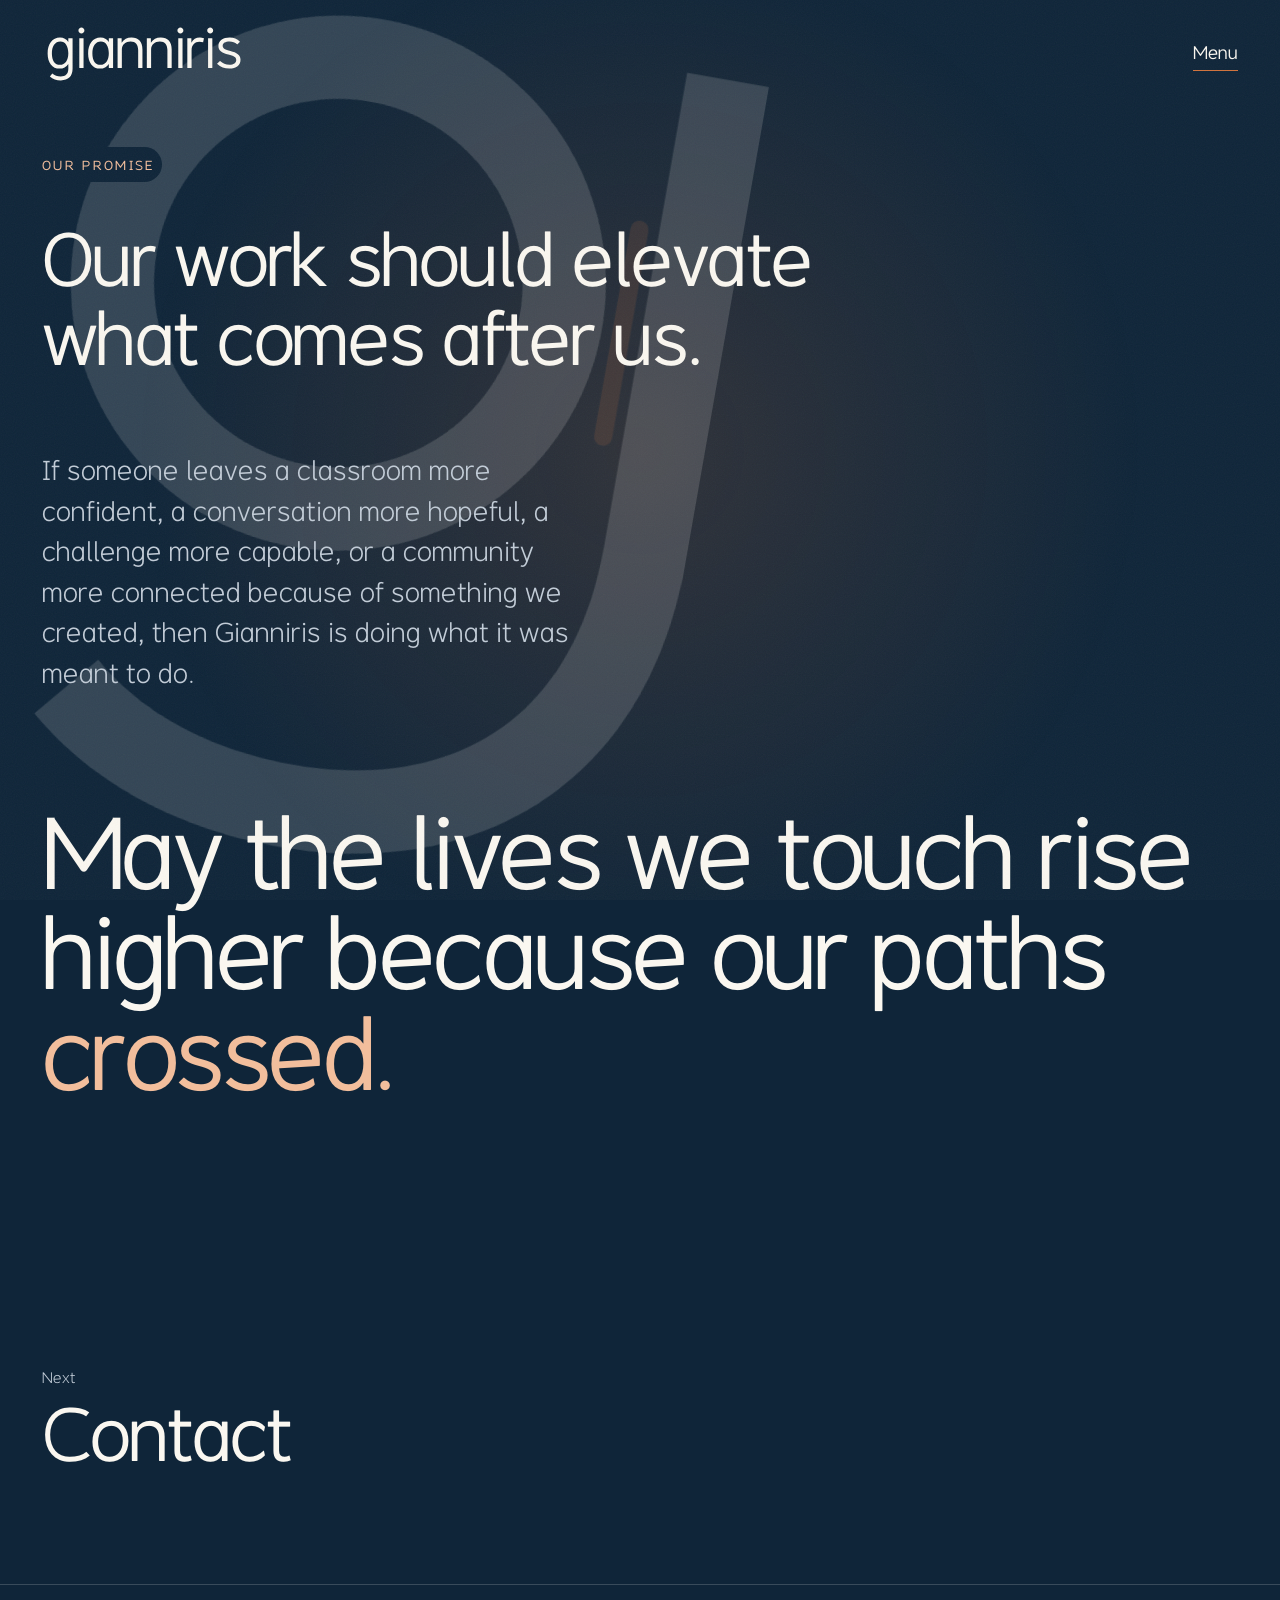
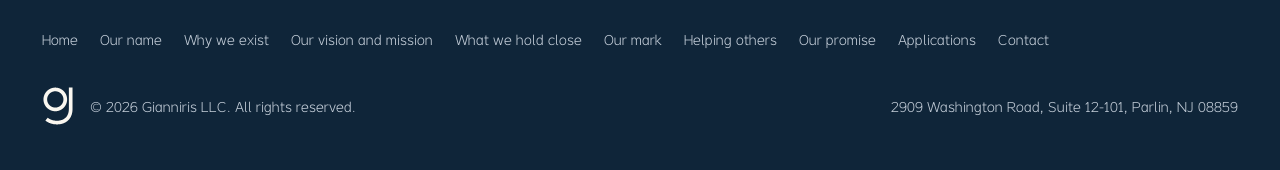
<file: promise/index.html>
<!doctype html>
<html lang="en" data-mode="light" data-tone="night">
<head>
<meta charset="utf-8">
<meta name="viewport" content="width=device-width, initial-scale=1, viewport-fit=cover">
<title>Our promise | Gianniris</title>
<link rel="canonical" href="https://gianniris.com/promise/">
<meta name="description" content="Our work should elevate what comes after us.">
<link rel="icon" href="/img/favicon-32.png" sizes="32x32">
<link rel="apple-touch-icon" href="/img/apple-touch-icon.png">
<link rel="preload" href="/fonts/Gianniris-Medium.otf" as="font" type="font/otf" crossorigin>
<script>if(/^#dark(:|$)/.test(location.hash))document.documentElement.setAttribute('data-mode','dark')</script>
<link rel="stylesheet" href="/site.css">
<script>if(/^#(dark:)?(help|heart)$/.test(location.hash))location.replace("/heart/"+location.hash)</script>
</head>
<body class="p-promise" data-page="promise">
<div id="world" aria-hidden="true"><div class="halo"></div><div class="art" id="wart"><svg class="f" id="wa" viewBox="0 0 340 280"><path d="M226.9 98.0 L226.9 97.5 L226.9 97.1 L226.9 96.6 L226.9 96.2 L226.8 95.7 L226.8 95.3 L226.8 94.8 L226.8 94.3 L226.7 93.9 L226.7 93.4 L226.7 93.0 L226.6 92.5 L226.6 92.1 L226.6 91.6 L226.5 91.2 L226.5 90.7 L226.4 90.3 L226.4 89.8 L226.3 89.4 L226.2 88.9 L226.2 88.5 L226.1 88.0 L226.0 87.6 L226.0 87.1 L225.9 86.7 L225.8 86.2 L225.7 85.8 L225.7 85.4 L225.6 84.9 L225.5 84.5 L225.4 84.0 L225.3 83.6 L225.2 83.1 L225.1 82.7 L225.0 82.2 L224.9 81.8 L224.8 81.4 L224.7 80.9 L224.6 80.5 L224.5 80.0 L224.4 79.6 L224.2 79.2 L224.1 78.7 L224.0 78.3 L223.9 77.9 L223.7 77.4 L223.6 77.0 L223.5 76.6 L223.3 76.1 L223.2 75.7 L223.0 75.3 L222.9 74.8 L222.7 74.4 L222.6 74.0 L222.4 73.6 L222.3 73.1 L222.1 72.7 L222.0 72.3 L221.8 71.9 L221.6 71.4 L221.5 71.0 L221.3 70.6 L221.1 70.2 L220.9 69.8 L220.8 69.4 L220.6 68.9 L220.4 68.5 L220.2 68.1 L220.0 67.7 L219.8 67.3 L219.6 66.9 L219.4 66.5 L219.2 66.1 L219.0 65.7 L218.8 65.3 L218.6 64.9 L218.4 64.5 L218.2 64.1 L218.0 63.7 L217.8 63.3 L217.5 62.9 L217.3 62.5 L217.1 62.1 L216.9 61.7 L216.6 61.3 L216.4 60.9 L216.2 60.5 L215.9 60.1 L215.7 59.7 L215.5 59.4 L215.2 59.0 L215.0 58.6 L214.7 58.2 L214.5 57.8 L214.2 57.5 L214.0 57.1 L213.7 56.7 L213.4 56.3 L213.2 56.0 L212.9 55.6 L212.6 55.2 L212.4 54.9 L212.1 54.5 L211.8 54.1 L211.6 53.8 L211.3 53.4 L211.0 53.1 L210.7 52.7 L210.4 52.4 L210.1 52.0 L209.9 51.7 L209.6 51.3 L209.3 51.0 L209.0 50.6 L208.7 50.3 L208.4 49.9 L208.1 49.6 L207.8 49.3 L207.5 48.9 L207.2 48.6 L206.9 48.3 L206.5 47.9 L206.2 47.6 L205.9 47.3 L205.6 47.0 L205.3 46.6 L205.0 46.3 L204.6 46.0 L204.3 45.7 L204.0 45.4 L203.6 45.1 L203.3 44.8 L203.0 44.4 L202.6 44.1 L202.3 43.8 L202.0 43.5 L201.6 43.2 L201.3 42.9 L200.9 42.6 L200.6 42.3 L200.3 42.1 L199.9 41.8 L199.6 41.5 L199.2 41.2 L198.8 40.9 L198.5 40.6 L198.1 40.4 L197.8 40.1 L197.4 39.8 L197.0 39.5 L196.7 39.3 L196.3 39.0 L195.9 38.7 L195.6 38.5 L195.2 38.2 L194.8 38.0 L194.5 37.7 L194.1 37.5 L193.7 37.2 L193.3 37.0 L192.9 36.7 L192.6 36.5 L192.2 36.2 L191.8 36.0 L191.4 35.7 L191.0 35.5 L190.6 35.3 L190.2 35.0 L189.8 34.8 L189.4 34.6 L189.1 34.4 L188.7 34.2 L188.3 33.9 L187.9 33.7 L187.5 33.5 L187.1 33.3 L186.7 33.1 L186.3 32.9 L185.8 32.7 L185.4 32.5 L185.0 32.3 L184.6 32.1 L184.2 31.9 L183.8 31.7 L183.4 31.5 L183.0 31.3 L182.6 31.2 L182.1 31.0 L181.7 30.8 L181.3 30.6 L180.9 30.5 L180.5 30.3 L180.0 30.1 L179.6 30.0 L179.2 29.8 L178.8 29.6 L178.4 29.5 L177.9 29.3 L177.5 29.2 L177.1 29.0 L176.6 28.9 L176.2 28.7 L175.8 28.6 L175.3 28.4 L174.9 28.3 L174.5 28.2 L174.0 28.1 L173.6 27.9 L173.2 27.8 L172.7 27.7 L172.3 27.6 L171.9 27.4 L171.4 27.3 L171.0 27.2 L170.5 27.1 L170.1 27.0 L169.7 26.9 L169.2 26.8 L168.8 26.7 L168.3 26.6 L167.9 26.5 L167.4 26.4 L167.0 26.3 L166.6 26.2 L166.1 26.2 L165.7 26.1 L165.2 26.0 L164.8 25.9 L164.3 25.9 L163.9 25.8 L163.4 25.7 L163.0 25.7 L162.5 25.6 L162.1 25.6 L161.6 25.5 L161.2 25.5 L160.7 25.4 L160.3 25.4 L159.8 25.3 L159.4 25.3 L158.9 25.2 L158.5 25.2 L158.0 25.2 L157.6 25.1 L157.1 25.1 L156.7 25.1 L156.2 25.1 L155.8 25.1 L155.3 25.0 L154.8 25.0 L154.4 25.0 L153.9 25.0 L153.5 25.0 L153.0 25.0 L152.6 25.0 L152.1 25.0 L151.7 25.0 L151.2 25.0 L150.8 25.0 L150.3 25.1 L149.9 25.1 L149.4 25.1 L149.0 25.1 L148.5 25.1 L148.1 25.2 L147.6 25.2 L147.1 25.2 L146.7 25.3 L146.2 25.3 L145.8 25.4 L145.3 25.4 L144.9 25.5 L144.4 25.5 L144.0 25.6 L143.5 25.6 L143.1 25.7 L142.6 25.7 L142.2 25.8 L141.7 25.9 L141.3 25.9 L140.9 26.0 L140.4 26.1 L140.0 26.2 L139.5 26.2 L139.1 26.3 L138.6 26.4 L138.2 26.5 L137.7 26.6 L137.3 26.7 L136.8 26.8 L136.4 26.9 L136.0 27.0 L135.5 27.1 L135.1 27.2 L134.6 27.3 L134.2 27.4 L133.8 27.6 L133.3 27.7 L132.9 27.8 L132.5 27.9 L132.0 28.1 L131.6 28.2 L131.2 28.3 L130.7 28.4 L130.3 28.6 L129.9 28.7 L129.4 28.9 L129.0 29.0 L128.6 29.2 L128.1 29.3 L127.7 29.5 L127.3 29.6 L126.9 29.8 L126.4 30.0 L126.0 30.1 L125.6 30.3 L125.2 30.5 L124.8 30.6 L124.3 30.8 L123.9 31.0 L123.5 31.2 L123.1 31.3 L122.7 31.5 L122.3 31.7 L121.9 31.9 L121.4 32.1 L121.0 32.3 L120.6 32.5 L120.2 32.7 L119.8 32.9 L119.4 33.1 L119.0 33.3 L118.6 33.5 L118.2 33.7 L117.8 33.9 L117.4 34.2 L117.0 34.4 L116.6 34.6 L116.2 34.8 L115.8 35.0 L115.4 35.3 L115.1 35.5 L114.7 35.7 L114.3 36.0 L113.9 36.2 L113.5 36.5 L113.1 36.7 L112.7 37.0 L112.4 37.2 L112.0 37.5 L111.6 37.7 L111.2 38.0 L110.9 38.2 L110.5 38.5 L110.1 38.7 L109.8 39.0 L109.4 39.3 L109.0 39.5 L108.7 39.8 L108.3 40.1 L107.9 40.4 L107.6 40.6 L107.2 40.9 L106.9 41.2 L106.5 41.5 L106.2 41.8 L105.8 42.1 L105.5 42.3 L105.1 42.6 L104.8 42.9 L104.4 43.2 L104.1 43.5 L103.8 43.8 L103.4 44.1 L103.1 44.4 L102.8 44.8 L102.4 45.1 L102.1 45.4 L101.8 45.7 L101.4 46.0 L101.1 46.3 L100.8 46.6 L100.5 47.0 L100.2 47.3 L99.8 47.6 L99.5 47.9 L99.2 48.3 L98.9 48.6 L98.6 48.9 L98.3 49.3 L98.0 49.6 L97.7 49.9 L97.4 50.3 L97.1 50.6 L96.8 51.0 L96.5 51.3 L96.2 51.7 L95.9 52.0 L95.6 52.4 L95.4 52.7 L95.1 53.1 L94.8 53.4 L94.5 53.8 L94.2 54.1 L94.0 54.5 L93.7 54.9 L93.4 55.2 L93.2 55.6 L92.9 56.0 L92.6 56.3 L92.4 56.7 L92.1 57.1 L91.9 57.5 L91.6 57.8 L91.4 58.2 L91.1 58.6 L90.9 59.0 L90.6 59.4 L90.4 59.7 L90.1 60.1 L89.9 60.5 L89.7 60.9 L89.4 61.3 L89.2 61.7 L89.0 62.1 L88.8 62.5 L88.5 62.9 L88.3 63.3 L88.1 63.7 L87.9 64.1 L87.7 64.5 L87.5 64.9 L87.3 65.3 L87.0 65.7 L86.8 66.1 L86.6 66.5 L86.4 66.9 L86.3 67.3 L86.1 67.7 L85.9 68.1 L85.7 68.5 L85.5 68.9 L85.3 69.4 L85.1 69.8 L85.0 70.2 L84.8 70.6 L84.6 71.0 L84.4 71.4 L84.3 71.9 L84.1 72.3 L83.9 72.7 L83.8 73.1 L83.6 73.6 L83.5 74.0 L83.3 74.4 L83.2 74.8 L83.0 75.3 L82.9 75.7 L82.7 76.1 L82.6 76.6 L82.5 77.0 L82.3 77.4 L82.2 77.9 L82.1 78.3 L82.0 78.7 L81.8 79.2 L81.7 79.6 L81.6 80.0 L81.5 80.5 L81.4 80.9 L81.3 81.4 L81.2 81.8 L81.1 82.2 L81.0 82.7 L80.9 83.1 L80.8 83.6 L80.7 84.0 L80.6 84.5 L80.5 84.9 L80.4 85.4 L80.3 85.8 L80.2 86.2 L80.2 86.7 L80.1 87.1 L80.0 87.6 L80.0 88.0 L79.9 88.5 L79.8 88.9 L79.8 89.4 L79.7 89.8 L79.7 90.3 L79.6 90.7 L79.6 91.2 L79.5 91.6 L79.5 92.1 L79.4 92.5 L79.4 93.0 L79.4 93.4 L79.3 93.9 L79.3 94.3 L79.3 94.8 L79.2 95.3 L79.2 95.7 L79.2 96.2 L79.2 96.6 L79.2 97.1 L79.2 97.5 L79.2 98.0 L79.2 98.4 L79.2 98.9 L79.2 99.3 L79.2 99.8 L79.2 100.2 L79.2 100.7 L79.2 101.1 L79.2 101.6 L79.2 102.0 L79.2 102.5 L79.3 103.0 L79.3 103.4 L79.3 103.9 L79.4 104.3 L79.4 104.8 L79.4 105.2 L79.5 105.7 L79.5 106.1 L79.6 106.6 L79.6 107.0 L79.7 107.5 L79.7 107.9 L79.8 108.4 L79.8 108.8 L79.9 109.3 L80.0 109.7 L80.0 110.2 L80.1 110.6 L80.2 111.1 L80.2 111.5 L80.3 112.0 L80.4 112.4 L80.5 112.8 L80.6 113.3 L80.7 113.7 L80.8 114.2 L80.9 114.6 L81.0 115.1 L81.1 115.5 L81.2 115.9 L81.3 116.4 L81.4 116.8 L81.5 117.3 L81.6 117.7 L81.7 118.1 L81.8 118.6 L82.0 119.0 L82.1 119.5 L82.2 119.9 L82.3 120.3 L82.5 120.8 L82.6 121.2 L82.7 121.6 L82.9 122.0 L83.0 122.5 L83.2 122.9 L83.3 123.3 L83.5 123.8 L83.6 124.2 L83.8 124.6 L83.9 125.0 L84.1 125.5 L84.3 125.9 L84.4 126.3 L84.6 126.7 L84.8 127.1 L85.0 127.6 L85.1 128.0 L85.3 128.4 L85.5 128.8 L85.7 129.2 L85.9 129.6 L86.1 130.1 L86.3 130.5 L86.4 130.9 L86.6 131.3 L86.8 131.7 L87.0 132.1 L87.3 132.5 L87.5 132.9 L87.7 133.3 L87.9 133.7 L88.1 134.1 L88.3 134.5 L88.5 134.9 L88.8 135.3 L89.0 135.7 L89.2 136.1 L89.4 136.5 L89.7 136.9 L89.9 137.2 L90.1 137.6 L90.4 138.0 L90.6 138.4 L90.9 138.8 L91.1 139.2 L91.4 139.5 L91.6 139.9 L91.9 140.3 L92.1 140.7 L92.4 141.0 L92.6 141.4 L92.9 141.8 L93.2 142.2 L93.4 142.5 L93.7 142.9 L94.0 143.2 L94.2 143.6 L94.5 144.0 L94.8 144.3 L95.1 144.7 L95.4 145.0 L95.6 145.4 L95.9 145.7 L96.2 146.1 L96.5 146.4 L96.8 146.8 L97.1 147.1 L97.4 147.5 L97.7 147.8 L98.0 148.2 L98.3 148.5 L98.6 148.8 L98.9 149.2 L99.2 149.5 L99.5 149.8 L99.8 150.1 L100.2 150.5 L100.5 150.8 L100.8 151.1 L101.1 151.4 L101.4 151.8 L101.8 152.1 L102.1 152.4 L102.4 152.7 L102.8 153.0 L103.1 153.3 L103.4 153.6 L103.8 153.9 L104.1 154.2 L104.4 154.5 L104.8 154.8 L105.1 155.1 L105.5 155.4 L105.8 155.7 L106.2 156.0 L106.5 156.3 L106.9 156.6 L107.2 156.8 L107.6 157.1 L107.9 157.4 L108.3 157.7 L108.7 157.9 L109.0 158.2 L109.4 158.5 L109.8 158.7 L110.1 159.0 L110.5 159.3 L110.9 159.5 L111.2 159.8 L111.6 160.0 L112.0 160.3 L112.4 160.6 L112.7 160.8 L113.1 161.0 L113.5 161.3 L113.9 161.5 L114.3 161.8 L114.7 162.0 L115.1 162.2 L115.4 162.5 L115.8 162.7 L116.2 162.9 L116.6 163.2 L117.0 163.4 L117.4 163.6 L117.8 163.8 L118.2 164.0 L118.6 164.2 L119.0 164.5 L119.4 164.7 L119.8 164.9 L120.2 165.1 L120.6 165.3 L121.0 165.5 L121.4 165.7 L121.9 165.9 L122.3 166.0 L122.7 166.2 L123.1 166.4 L123.5 166.6 L123.9 166.8 L124.3 167.0 L124.8 167.1 L125.2 167.3 L125.6 167.5 L126.0 167.6 L126.4 167.8 L126.9 168.0 L127.3 168.1 L127.7 168.3 L128.1 168.4 L128.6 168.6 L129.0 168.7 L129.4 168.9 L129.9 169.0 L130.3 169.2 L130.7 169.3 L131.2 169.4 L131.6 169.6 L132.0 169.7 L132.5 169.8 L132.9 170.0 L133.3 170.1 L133.8 170.2 L134.2 170.3 L134.6 170.4 L135.1 170.5 L135.5 170.6 L136.0 170.8 L136.4 170.9 L136.8 171.0 L137.3 171.1 L137.7 171.2 L138.2 171.2 L138.6 171.3 L139.1 171.4 L139.5 171.5 L140.0 171.6 L140.4 171.7 L140.9 171.7 L141.3 171.8 L141.7 171.9 L142.2 172.0 L142.6 172.0 L143.1 172.1 L143.5 172.1 L144.0 172.2 L144.4 172.3 L144.9 172.3 L145.3 172.4 L145.8 172.4 L146.2 172.4 L146.7 172.5 L147.1 172.5 L147.6 172.6 L148.1 172.6 L148.5 172.6 L149.0 172.6 L149.4 172.7 L149.9 172.7 L150.3 172.7 L150.8 172.7 L151.2 172.7 L151.7 172.7 L152.1 172.7 L152.6 172.8 L153.0 172.8 L153.5 172.8 L153.9 172.7 L154.4 172.7 L154.8 172.7 L155.3 172.7 L155.8 172.7 L156.2 172.7 L156.7 172.7 L157.1 172.6 L157.6 172.6 L158.0 172.6 L158.5 172.6 L158.9 172.5 L159.4 172.5 L159.8 172.4 L160.3 172.4 L160.7 172.4 L161.2 172.3 L161.6 172.3 L162.1 172.2 L162.5 172.1 L163.0 172.1 L163.4 172.0 L163.9 172.0 L164.3 171.9 L164.8 171.8 L165.2 171.7 L165.7 171.7 L166.1 171.6 L166.6 171.5 L167.0 171.4 L167.4 171.3 L167.9 171.2 L168.3 171.2 L168.8 171.1 L169.2 171.0 L169.7 170.9 L170.1 170.8 L170.5 170.6 L171.0 170.5 L171.4 170.4 L171.9 170.3 L172.3 170.2 L172.7 170.1 L173.2 170.0 L173.6 169.8 L174.0 169.7 L174.5 169.6 L174.9 169.4 L175.3 169.3 L175.8 169.2 L176.2 169.0 L176.6 168.9 L177.1 168.7 L177.5 168.6 L177.9 168.4 L178.4 168.3 L178.8 168.1 L179.2 168.0 L179.6 167.8 L180.0 167.6 L180.5 167.5 L180.9 167.3 L181.3 167.1 L181.7 167.0 L182.1 166.8 L182.6 166.6 L183.0 166.4 L183.4 166.2 L183.8 166.0 L184.2 165.9 L184.6 165.7 L185.0 165.5 L185.4 165.3 L185.8 165.1 L186.3 164.9 L186.7 164.7 L187.1 164.5 L187.5 164.2 L187.9 164.0 L188.3 163.8 L188.7 163.6 L189.1 163.4 L189.4 163.2 L189.8 162.9 L190.2 162.7 L190.6 162.5 L191.0 162.2 L191.4 162.0 L191.8 161.8 L192.2 161.5 L192.6 161.3 L192.9 161.0 L193.3 160.8 L193.7 160.6 L194.1 160.3 L194.5 160.0 L194.8 159.8 L195.2 159.5 L195.6 159.3 L195.9 159.0 L196.3 158.7 L196.7 158.5 L197.0 158.2 L197.4 157.9 L197.8 157.7 L198.1 157.4 L198.5 157.1 L198.8 156.8 L199.2 156.6 L199.6 156.3 L199.9 156.0 L200.3 155.7 L200.6 155.4 L200.9 155.1 L201.3 154.8 L201.6 154.5 L202.0 154.2 L202.3 153.9 L202.6 153.6 L203.0 153.3 L203.3 153.0 L203.6 152.7 L204.0 152.4 L204.3 152.1 L204.6 151.8 L205.0 151.4 L205.3 151.1 L205.6 150.8 L205.9 150.5 L206.2 150.1 L206.5 149.8 L206.9 149.5 L207.2 149.2 L207.5 148.8 L207.8 148.5 L208.1 148.2 L208.4 147.8 L208.7 147.5 L209.0 147.1 L209.3 146.8 L209.6 146.4 L209.9 146.1 L210.1 145.7 L210.4 145.4 L210.7 145.0 L211.0 144.7 L211.3 144.3 L211.6 144.0 L211.8 143.6 L212.1 143.2 L212.4 142.9 L212.6 142.5 L212.9 142.2 L213.2 141.8 L213.4 141.4 L213.7 141.0 L214.0 140.7 L214.2 140.3 L214.5 139.9 L214.7 139.5 L215.0 139.2 L215.2 138.8 L215.5 138.4 L215.7 138.0 L215.9 137.6 L216.2 137.2 L216.4 136.9 L216.6 136.5 L216.9 136.1 L217.1 135.7 L217.3 135.3 L217.5 134.9 L217.8 134.5 L218.0 134.1 L218.2 133.7 L218.4 133.3 L218.6 132.9 L218.8 132.5 L219.0 132.1 L219.2 131.7 L219.4 131.3 L219.6 130.9 L219.8 130.5 L220.0 130.1 L220.2 129.6 L220.4 129.2 L220.6 128.8 L220.8 128.4 L220.9 128.0 L221.1 127.6 L221.3 127.1 L221.5 126.7 L221.6 126.3 L221.8 125.9 L222.0 125.5 L222.1 125.0 L222.3 124.6 L222.4 124.2 L222.6 123.8 L222.7 123.3 L222.9 122.9 L223.0 122.5 L223.2 122.0 L223.3 121.6 L223.5 121.2 L223.6 120.8 L223.7 120.3 L223.9 119.9 L224.0 119.5 L224.1 119.0 L224.2 118.6 L224.4 118.1 L224.5 117.7 L224.6 117.3 L224.7 116.8 L224.8 116.4 L224.9 115.9 L225.0 115.5 L225.1 115.1 L225.2 114.6 L225.3 114.2 L225.4 113.7 L225.5 113.3 L225.6 112.8 L225.7 112.4 L225.7 112.0 L225.8 111.5 L225.9 111.1 L226.0 110.6 L226.0 110.2 L226.1 109.7 L226.2 109.3 L226.2 108.8 L226.3 108.4 L226.4 107.9 L226.4 107.5 L226.5 107.0 L226.5 106.6 L226.6 106.1 L226.6 105.7 L226.6 105.2 L226.7 104.8 L226.7 104.3 L226.7 103.9 L226.8 103.4 L226.8 103.0 L226.8 102.5 L226.8 102.0 L226.9 101.6 L226.9 101.1 L226.9 100.7 L226.9 100.2 L226.9 99.8 L226.9 99.3 L226.9 98.9 L226.9 98.4ZM203.9 99.5 L203.9 99.8 L203.9 100.1 L203.9 100.4 L203.9 100.7 L203.9 101.1 L203.9 101.4 L203.9 101.7 L203.8 102.0 L203.8 102.3 L203.8 102.6 L203.8 102.9 L203.7 103.2 L203.7 103.6 L203.7 103.9 L203.7 104.2 L203.6 104.5 L203.6 104.8 L203.5 105.1 L203.5 105.4 L203.5 105.7 L203.4 106.0 L203.4 106.3 L203.3 106.7 L203.3 107.0 L203.2 107.3 L203.2 107.6 L203.1 107.9 L203.1 108.2 L203.0 108.5 L203.0 108.8 L202.9 109.1 L202.8 109.4 L202.8 109.7 L202.7 110.0 L202.6 110.3 L202.6 110.6 L202.5 110.9 L202.4 111.2 L202.3 111.5 L202.2 111.8 L202.2 112.1 L202.1 112.4 L202.0 112.8 L201.9 113.1 L201.8 113.4 L201.7 113.6 L201.6 113.9 L201.6 114.2 L201.5 114.5 L201.4 114.8 L201.3 115.1 L201.2 115.4 L201.1 115.7 L201.0 116.0 L200.8 116.3 L200.7 116.6 L200.6 116.9 L200.5 117.2 L200.4 117.5 L200.3 117.8 L200.2 118.1 L200.1 118.4 L199.9 118.6 L199.8 118.9 L199.7 119.2 L199.6 119.5 L199.4 119.8 L199.3 120.1 L199.2 120.4 L199.0 120.6 L198.9 120.9 L198.8 121.2 L198.6 121.5 L198.5 121.8 L198.4 122.0 L198.2 122.3 L198.1 122.6 L197.9 122.9 L197.8 123.1 L197.6 123.4 L197.5 123.7 L197.3 124.0 L197.2 124.2 L197.0 124.5 L196.8 124.8 L196.7 125.0 L196.5 125.3 L196.4 125.6 L196.2 125.8 L196.0 126.1 L195.9 126.4 L195.7 126.6 L195.5 126.9 L195.4 127.2 L195.2 127.4 L195.0 127.7 L194.8 127.9 L194.6 128.2 L194.5 128.4 L194.3 128.7 L194.1 128.9 L193.9 129.2 L193.7 129.4 L193.5 129.7 L193.3 129.9 L193.2 130.2 L193.0 130.4 L192.8 130.7 L192.6 130.9 L192.4 131.2 L192.2 131.4 L192.0 131.6 L191.8 131.9 L191.6 132.1 L191.4 132.4 L191.2 132.6 L191.0 132.8 L190.7 133.1 L190.5 133.3 L190.3 133.5 L190.1 133.7 L189.9 134.0 L189.7 134.2 L189.5 134.4 L189.2 134.6 L189.0 134.9 L188.8 135.1 L188.6 135.3 L188.4 135.5 L188.1 135.7 L187.9 135.9 L187.7 136.2 L187.4 136.4 L187.2 136.6 L187.0 136.8 L186.7 137.0 L186.5 137.2 L186.3 137.4 L186.0 137.6 L185.8 137.8 L185.6 138.0 L185.3 138.2 L185.1 138.4 L184.8 138.6 L184.6 138.8 L184.3 139.0 L184.1 139.2 L183.9 139.4 L183.6 139.6 L183.4 139.8 L183.1 139.9 L182.8 140.1 L182.6 140.3 L182.3 140.5 L182.1 140.7 L181.8 140.8 L181.6 141.0 L181.3 141.2 L181.0 141.4 L180.8 141.5 L180.5 141.7 L180.3 141.9 L180.0 142.0 L179.7 142.2 L179.5 142.4 L179.2 142.5 L178.9 142.7 L178.7 142.8 L178.4 143.0 L178.1 143.2 L177.8 143.3 L177.6 143.5 L177.3 143.6 L177.0 143.8 L176.8 143.9 L176.5 144.0 L176.2 144.2 L175.9 144.3 L175.6 144.5 L175.4 144.6 L175.1 144.7 L174.8 144.9 L174.5 145.0 L174.2 145.1 L173.9 145.3 L173.7 145.4 L173.4 145.5 L173.1 145.7 L172.8 145.8 L172.5 145.9 L172.2 146.0 L171.9 146.1 L171.6 146.2 L171.4 146.4 L171.1 146.5 L170.8 146.6 L170.5 146.7 L170.2 146.8 L169.9 146.9 L169.6 147.0 L169.3 147.1 L169.0 147.2 L168.7 147.3 L168.4 147.4 L168.1 147.5 L167.8 147.6 L167.5 147.7 L167.2 147.8 L166.9 147.8 L166.6 147.9 L166.3 148.0 L166.0 148.1 L165.7 148.2 L165.4 148.2 L165.1 148.3 L164.8 148.4 L164.5 148.5 L164.2 148.5 L163.9 148.6 L163.6 148.7 L163.3 148.7 L163.0 148.8 L162.7 148.9 L162.4 148.9 L162.0 149.0 L161.7 149.0 L161.4 149.1 L161.1 149.1 L160.8 149.2 L160.5 149.2 L160.2 149.3 L159.9 149.3 L159.6 149.3 L159.3 149.4 L159.0 149.4 L158.6 149.5 L158.3 149.5 L158.0 149.5 L157.7 149.6 L157.4 149.6 L157.1 149.6 L156.8 149.6 L156.5 149.7 L156.2 149.7 L155.8 149.7 L155.5 149.7 L155.2 149.7 L154.9 149.7 L154.6 149.7 L154.3 149.8 L154.0 149.8 L153.7 149.8 L153.3 149.8 L153.0 149.8 L152.7 149.8 L152.4 149.8 L152.1 149.8 L151.8 149.8 L151.5 149.7 L151.2 149.7 L150.9 149.7 L150.5 149.7 L150.2 149.7 L149.9 149.7 L149.6 149.7 L149.3 149.6 L149.0 149.6 L148.7 149.6 L148.4 149.6 L148.0 149.5 L147.7 149.5 L147.4 149.5 L147.1 149.4 L146.8 149.4 L146.5 149.3 L146.2 149.3 L145.9 149.3 L145.6 149.2 L145.3 149.2 L145.0 149.1 L144.6 149.1 L144.3 149.0 L144.0 149.0 L143.7 148.9 L143.4 148.9 L143.1 148.8 L142.8 148.7 L142.5 148.7 L142.2 148.6 L141.9 148.5 L141.6 148.5 L141.3 148.4 L141.0 148.3 L140.7 148.2 L140.4 148.2 L140.1 148.1 L139.8 148.0 L139.5 147.9 L139.2 147.8 L138.9 147.8 L138.6 147.7 L138.3 147.6 L138.0 147.5 L137.7 147.4 L137.4 147.3 L137.1 147.2 L136.8 147.1 L136.5 147.0 L136.2 146.9 L135.9 146.8 L135.6 146.7 L135.3 146.6 L135.0 146.5 L134.7 146.4 L134.4 146.2 L134.1 146.1 L133.8 146.0 L133.6 145.9 L133.3 145.8 L133.0 145.7 L132.7 145.5 L132.4 145.4 L132.1 145.3 L131.8 145.1 L131.6 145.0 L131.3 144.9 L131.0 144.7 L130.7 144.6 L130.4 144.5 L130.2 144.3 L129.9 144.2 L129.6 144.0 L129.3 143.9 L129.0 143.8 L128.8 143.6 L128.5 143.5 L128.2 143.3 L128.0 143.2 L127.7 143.0 L127.4 142.8 L127.1 142.7 L126.9 142.5 L126.6 142.4 L126.3 142.2 L126.1 142.0 L125.8 141.9 L125.5 141.7 L125.3 141.5 L125.0 141.4 L124.8 141.2 L124.5 141.0 L124.2 140.8 L124.0 140.7 L123.7 140.5 L123.5 140.3 L123.2 140.1 L123.0 139.9 L122.7 139.8 L122.5 139.6 L122.2 139.4 L122.0 139.2 L121.7 139.0 L121.5 138.8 L121.2 138.6 L121.0 138.4 L120.8 138.2 L120.5 138.0 L120.3 137.8 L120.0 137.6 L119.8 137.4 L119.6 137.2 L119.3 137.0 L119.1 136.8 L118.9 136.6 L118.6 136.4 L118.4 136.2 L118.2 135.9 L117.9 135.7 L117.7 135.5 L117.5 135.3 L117.3 135.1 L117.0 134.9 L116.8 134.6 L116.6 134.4 L116.4 134.2 L116.2 134.0 L116.0 133.7 L115.7 133.5 L115.5 133.3 L115.3 133.1 L115.1 132.8 L114.9 132.6 L114.7 132.4 L114.5 132.1 L114.3 131.9 L114.1 131.6 L113.9 131.4 L113.7 131.2 L113.5 130.9 L113.3 130.7 L113.1 130.4 L112.9 130.2 L112.7 129.9 L112.5 129.7 L112.3 129.4 L112.2 129.2 L112.0 128.9 L111.8 128.7 L111.6 128.4 L111.4 128.2 L111.2 127.9 L111.1 127.7 L110.9 127.4 L110.7 127.2 L110.5 126.9 L110.4 126.6 L110.2 126.4 L110.0 126.1 L109.9 125.8 L109.7 125.6 L109.5 125.3 L109.4 125.0 L109.2 124.8 L109.1 124.5 L108.9 124.2 L108.8 124.0 L108.6 123.7 L108.5 123.4 L108.3 123.1 L108.2 122.9 L108.0 122.6 L107.9 122.3 L107.7 122.0 L107.6 121.8 L107.4 121.5 L107.3 121.2 L107.2 120.9 L107.0 120.6 L106.9 120.4 L106.8 120.1 L106.6 119.8 L106.5 119.5 L106.4 119.2 L106.3 118.9 L106.1 118.6 L106.0 118.4 L105.9 118.1 L105.8 117.8 L105.7 117.5 L105.6 117.2 L105.4 116.9 L105.3 116.6 L105.2 116.3 L105.1 116.0 L105.0 115.7 L104.9 115.4 L104.8 115.1 L104.7 114.8 L104.6 114.5 L104.5 114.2 L104.4 113.9 L104.3 113.6 L104.2 113.4 L104.2 113.1 L104.1 112.8 L104.0 112.4 L103.9 112.1 L103.8 111.8 L103.7 111.5 L103.7 111.2 L103.6 110.9 L103.5 110.6 L103.4 110.3 L103.4 110.0 L103.3 109.7 L103.2 109.4 L103.2 109.1 L103.1 108.8 L103.1 108.5 L103.0 108.2 L102.9 107.9 L102.9 107.6 L102.8 107.3 L102.8 107.0 L102.7 106.7 L102.7 106.3 L102.6 106.0 L102.6 105.7 L102.6 105.4 L102.5 105.1 L102.5 104.8 L102.5 104.5 L102.4 104.2 L102.4 103.9 L102.4 103.6 L102.3 103.2 L102.3 102.9 L102.3 102.6 L102.3 102.3 L102.2 102.0 L102.2 101.7 L102.2 101.4 L102.2 101.1 L102.2 100.7 L102.2 100.4 L102.2 100.1 L102.2 99.8 L102.1 99.5 L102.1 99.2 L102.1 98.9 L102.1 98.6 L102.1 98.3 L102.2 97.9 L102.2 97.6 L102.2 97.3 L102.2 97.0 L102.2 96.7 L102.2 96.4 L102.2 96.1 L102.2 95.8 L102.3 95.4 L102.3 95.1 L102.3 94.8 L102.3 94.5 L102.4 94.2 L102.4 93.9 L102.4 93.6 L102.5 93.3 L102.5 93.0 L102.5 92.6 L102.6 92.3 L102.6 92.0 L102.6 91.7 L102.7 91.4 L102.7 91.1 L102.8 90.8 L102.8 90.5 L102.9 90.2 L102.9 89.9 L103.0 89.6 L103.1 89.3 L103.1 88.9 L103.2 88.6 L103.2 88.3 L103.3 88.0 L103.4 87.7 L103.4 87.4 L103.5 87.1 L103.6 86.8 L103.7 86.5 L103.7 86.2 L103.8 85.9 L103.9 85.6 L104.0 85.3 L104.1 85.0 L104.2 84.7 L104.2 84.4 L104.3 84.1 L104.4 83.8 L104.5 83.5 L104.6 83.2 L104.7 82.9 L104.8 82.6 L104.9 82.3 L105.0 82.0 L105.1 81.7 L105.2 81.4 L105.3 81.1 L105.4 80.9 L105.6 80.6 L105.7 80.3 L105.8 80.0 L105.9 79.7 L106.0 79.4 L106.1 79.1 L106.3 78.8 L106.4 78.5 L106.5 78.3 L106.6 78.0 L106.8 77.7 L106.9 77.4 L107.0 77.1 L107.2 76.8 L107.3 76.6 L107.4 76.3 L107.6 76.0 L107.7 75.7 L107.9 75.4 L108.0 75.2 L108.2 74.9 L108.3 74.6 L108.5 74.3 L108.6 74.1 L108.8 73.8 L108.9 73.5 L109.1 73.2 L109.2 73.0 L109.4 72.7 L109.5 72.4 L109.7 72.2 L109.9 71.9 L110.0 71.6 L110.2 71.4 L110.4 71.1 L110.5 70.9 L110.7 70.6 L110.9 70.3 L111.1 70.1 L111.2 69.8 L111.4 69.6 L111.6 69.3 L111.8 69.1 L112.0 68.8 L112.2 68.6 L112.3 68.3 L112.5 68.1 L112.7 67.8 L112.9 67.6 L113.1 67.3 L113.3 67.1 L113.5 66.8 L113.7 66.6 L113.9 66.3 L114.1 66.1 L114.3 65.9 L114.5 65.6 L114.7 65.4 L114.9 65.2 L115.1 64.9 L115.3 64.7 L115.5 64.5 L115.7 64.2 L116.0 64.0 L116.2 63.8 L116.4 63.6 L116.6 63.3 L116.8 63.1 L117.0 62.9 L117.3 62.7 L117.5 62.5 L117.7 62.2 L117.9 62.0 L118.2 61.8 L118.4 61.6 L118.6 61.4 L118.9 61.2 L119.1 61.0 L119.3 60.8 L119.6 60.5 L119.8 60.3 L120.0 60.1 L120.3 59.9 L120.5 59.7 L120.8 59.5 L121.0 59.3 L121.2 59.1 L121.5 58.9 L121.7 58.8 L122.0 58.6 L122.2 58.4 L122.5 58.2 L122.7 58.0 L123.0 57.8 L123.2 57.6 L123.5 57.4 L123.7 57.3 L124.0 57.1 L124.2 56.9 L124.5 56.7 L124.8 56.6 L125.0 56.4 L125.3 56.2 L125.5 56.0 L125.8 55.9 L126.1 55.7 L126.3 55.5 L126.6 55.4 L126.9 55.2 L127.1 55.1 L127.4 54.9 L127.7 54.7 L128.0 54.6 L128.2 54.4 L128.5 54.3 L128.8 54.1 L129.0 54.0 L129.3 53.8 L129.6 53.7 L129.9 53.6 L130.2 53.4 L130.4 53.3 L130.7 53.1 L131.0 53.0 L131.3 52.9 L131.6 52.7 L131.8 52.6 L132.1 52.5 L132.4 52.3 L132.7 52.2 L133.0 52.1 L133.3 52.0 L133.6 51.9 L133.8 51.7 L134.1 51.6 L134.4 51.5 L134.7 51.4 L135.0 51.3 L135.3 51.2 L135.6 51.1 L135.9 51.0 L136.2 50.9 L136.5 50.8 L136.8 50.7 L137.1 50.6 L137.4 50.5 L137.7 50.4 L138.0 50.3 L138.3 50.2 L138.6 50.1 L138.9 50.0 L139.2 49.9 L139.5 49.8 L139.8 49.7 L140.1 49.7 L140.4 49.6 L140.7 49.5 L141.0 49.4 L141.3 49.4 L141.6 49.3 L141.9 49.2 L142.2 49.2 L142.5 49.1 L142.8 49.0 L143.1 49.0 L143.4 48.9 L143.7 48.8 L144.0 48.8 L144.3 48.7 L144.6 48.7 L145.0 48.6 L145.3 48.6 L145.6 48.5 L145.9 48.5 L146.2 48.4 L146.5 48.4 L146.8 48.4 L147.1 48.3 L147.4 48.3 L147.7 48.3 L148.0 48.2 L148.4 48.2 L148.7 48.2 L149.0 48.1 L149.3 48.1 L149.6 48.1 L149.9 48.1 L150.2 48.1 L150.5 48.0 L150.9 48.0 L151.2 48.0 L151.5 48.0 L151.8 48.0 L152.1 48.0 L152.4 48.0 L152.7 48.0 L153.0 48.0 L153.3 48.0 L153.7 48.0 L154.0 48.0 L154.3 48.0 L154.6 48.0 L154.9 48.0 L155.2 48.0 L155.5 48.0 L155.8 48.1 L156.2 48.1 L156.5 48.1 L156.8 48.1 L157.1 48.1 L157.4 48.2 L157.7 48.2 L158.0 48.2 L158.3 48.3 L158.6 48.3 L159.0 48.3 L159.3 48.4 L159.6 48.4 L159.9 48.4 L160.2 48.5 L160.5 48.5 L160.8 48.6 L161.1 48.6 L161.4 48.7 L161.7 48.7 L162.0 48.8 L162.4 48.8 L162.7 48.9 L163.0 49.0 L163.3 49.0 L163.6 49.1 L163.9 49.2 L164.2 49.2 L164.5 49.3 L164.8 49.4 L165.1 49.4 L165.4 49.5 L165.7 49.6 L166.0 49.7 L166.3 49.7 L166.6 49.8 L166.9 49.9 L167.2 50.0 L167.5 50.1 L167.8 50.2 L168.1 50.3 L168.4 50.4 L168.7 50.5 L169.0 50.6 L169.3 50.7 L169.6 50.8 L169.9 50.9 L170.2 51.0 L170.5 51.1 L170.8 51.2 L171.1 51.3 L171.4 51.4 L171.6 51.5 L171.9 51.6 L172.2 51.7 L172.5 51.9 L172.8 52.0 L173.1 52.1 L173.4 52.2 L173.7 52.3 L173.9 52.5 L174.2 52.6 L174.5 52.7 L174.8 52.9 L175.1 53.0 L175.4 53.1 L175.6 53.3 L175.9 53.4 L176.2 53.6 L176.5 53.7 L176.8 53.8 L177.0 54.0 L177.3 54.1 L177.6 54.3 L177.8 54.4 L178.1 54.6 L178.4 54.7 L178.7 54.9 L178.9 55.1 L179.2 55.2 L179.5 55.4 L179.7 55.5 L180.0 55.7 L180.3 55.9 L180.5 56.0 L180.8 56.2 L181.0 56.4 L181.3 56.6 L181.6 56.7 L181.8 56.9 L182.1 57.1 L182.3 57.3 L182.6 57.4 L182.8 57.6 L183.1 57.8 L183.4 58.0 L183.6 58.2 L183.9 58.4 L184.1 58.6 L184.3 58.8 L184.6 58.9 L184.8 59.1 L185.1 59.3 L185.3 59.5 L185.6 59.7 L185.8 59.9 L186.0 60.1 L186.3 60.3 L186.5 60.5 L186.7 60.8 L187.0 61.0 L187.2 61.2 L187.4 61.4 L187.7 61.6 L187.9 61.8 L188.1 62.0 L188.4 62.2 L188.6 62.5 L188.8 62.7 L189.0 62.9 L189.2 63.1 L189.5 63.3 L189.7 63.6 L189.9 63.8 L190.1 64.0 L190.3 64.2 L190.5 64.5 L190.7 64.7 L191.0 64.9 L191.2 65.2 L191.4 65.4 L191.6 65.6 L191.8 65.9 L192.0 66.1 L192.2 66.3 L192.4 66.6 L192.6 66.8 L192.8 67.1 L193.0 67.3 L193.2 67.6 L193.3 67.8 L193.5 68.1 L193.7 68.3 L193.9 68.6 L194.1 68.8 L194.3 69.1 L194.5 69.3 L194.6 69.6 L194.8 69.8 L195.0 70.1 L195.2 70.3 L195.4 70.6 L195.5 70.9 L195.7 71.1 L195.9 71.4 L196.0 71.6 L196.2 71.9 L196.4 72.2 L196.5 72.4 L196.7 72.7 L196.8 73.0 L197.0 73.2 L197.2 73.5 L197.3 73.8 L197.5 74.1 L197.6 74.3 L197.8 74.6 L197.9 74.9 L198.1 75.2 L198.2 75.4 L198.4 75.7 L198.5 76.0 L198.6 76.3 L198.8 76.6 L198.9 76.8 L199.0 77.1 L199.2 77.4 L199.3 77.7 L199.4 78.0 L199.6 78.3 L199.7 78.5 L199.8 78.8 L199.9 79.1 L200.1 79.4 L200.2 79.7 L200.3 80.0 L200.4 80.3 L200.5 80.6 L200.6 80.9 L200.7 81.1 L200.8 81.4 L201.0 81.7 L201.1 82.0 L201.2 82.3 L201.3 82.6 L201.4 82.9 L201.5 83.2 L201.6 83.5 L201.6 83.8 L201.7 84.1 L201.8 84.4 L201.9 84.7 L202.0 85.0 L202.1 85.3 L202.2 85.6 L202.2 85.9 L202.3 86.2 L202.4 86.5 L202.5 86.8 L202.6 87.1 L202.6 87.4 L202.7 87.7 L202.8 88.0 L202.8 88.3 L202.9 88.6 L203.0 88.9 L203.0 89.3 L203.1 89.6 L203.1 89.9 L203.2 90.2 L203.2 90.5 L203.3 90.8 L203.3 91.1 L203.4 91.4 L203.4 91.7 L203.5 92.0 L203.5 92.3 L203.5 92.6 L203.6 93.0 L203.6 93.3 L203.7 93.6 L203.7 93.9 L203.7 94.2 L203.7 94.5 L203.8 94.8 L203.8 95.1 L203.8 95.4 L203.8 95.8 L203.9 96.1 L203.9 96.4 L203.9 96.7 L203.9 97.0 L203.9 97.3 L203.9 97.6 L203.9 97.9 L203.9 98.3 L203.9 98.6 L203.9 98.9 L203.9 99.2ZM237.8 162.0 L237.6 165.7 L237.3 169.3 L236.9 172.8 L236.3 176.1 L235.7 179.4 L234.9 182.5 L234.1 185.5 L233.1 188.4 L232.1 191.2 L231.0 193.9 L229.7 196.5 L228.4 199.0 L227.0 201.4 L225.5 203.7 L224.0 205.9 L222.3 208.0 L220.6 210.0 L218.8 211.9 L216.9 213.7 L214.9 215.5 L212.9 217.1 L210.8 218.7 L208.6 220.2 L206.3 221.6 L204.0 222.9 L201.6 224.1 L199.1 225.3 L196.5 226.3 L193.9 227.3 L191.2 228.2 L188.4 229.0 L185.6 229.7 L182.6 230.3 L179.7 230.8 L176.7 231.2 L173.6 231.6 L170.4 231.8 L167.2 232.0 L163.9 232.0 L162.0 232.0 L160.1 232.0 L158.2 231.9 L156.4 231.8 L154.5 231.7 L152.7 231.5 L150.9 231.3 L149.2 231.1 L147.4 230.9 L145.7 230.6 L144.0 230.3 L142.4 230.0 L140.7 229.7 L139.1 229.3 L137.6 228.9 L136.0 228.5 L134.5 228.1 L133.0 227.6 L131.5 227.1 L130.0 226.6 L128.6 226.1 L127.2 225.6 L125.8 225.0 L124.4 224.5 L123.1 223.9 L121.8 223.2 L120.5 222.6 L119.2 222.0 L118.0 221.3 L116.8 220.6 L115.6 219.9 L114.4 219.2 L113.2 218.5 L112.1 217.7 L111.0 216.9 L109.9 216.2 L108.8 215.4 L107.8 214.6 L106.8 213.7 L105.7 212.8 L90.9 230.4 L92.1 231.4 L92.2 231.5 L93.4 232.5 L93.6 232.6 L94.8 233.6 L95.0 233.7 L96.2 234.6 L96.4 234.8 L97.7 235.7 L97.8 235.8 L99.1 236.7 L99.3 236.8 L100.6 237.7 L100.8 237.8 L102.1 238.6 L102.3 238.7 L103.7 239.6 L103.8 239.7 L105.2 240.5 L105.4 240.6 L106.8 241.4 L107.0 241.5 L108.4 242.3 L108.6 242.4 L110.1 243.1 L110.3 243.2 L111.8 243.9 L112.0 244.0 L113.5 244.7 L113.6 244.8 L115.2 245.5 L115.4 245.6 L116.9 246.2 L117.1 246.3 L118.7 247.0 L118.9 247.0 L120.5 247.6 L120.7 247.7 L122.3 248.3 L122.5 248.4 L124.2 248.9 L124.4 249.0 L126.1 249.5 L126.2 249.6 L128.0 250.1 L128.1 250.2 L129.9 250.6 L130.1 250.7 L131.8 251.2 L132.0 251.2 L133.8 251.6 L134.0 251.7 L135.8 252.1 L136.0 252.1 L137.8 252.5 L138.0 252.6 L139.9 252.9 L140.0 252.9 L141.9 253.3 L142.1 253.3 L144.0 253.6 L144.2 253.6 L146.1 253.9 L146.3 253.9 L148.3 254.1 L148.5 254.2 L150.4 254.4 L150.6 254.4 L152.6 254.6 L152.8 254.6 L154.8 254.7 L155.0 254.7 L157.1 254.8 L157.2 254.8 L159.3 254.9 L159.5 254.9 L161.6 255.0 L161.8 255.0 L163.9 255.0 L164.2 255.0 L167.7 254.9 L168.1 254.9 L171.6 254.8 L172.0 254.8 L175.5 254.5 L175.9 254.5 L179.3 254.1 L179.7 254.0 L183.1 253.6 L183.5 253.5 L186.8 252.9 L187.2 252.8 L190.5 252.1 L190.9 252.0 L194.1 251.2 L194.5 251.1 L197.7 250.2 L198.1 250.1 L201.2 249.1 L201.6 249.0 L204.6 247.8 L205.1 247.7 L208.0 246.4 L208.5 246.3 L211.4 244.9 L211.8 244.7 L214.6 243.3 L215.0 243.1 L217.8 241.5 L218.2 241.3 L220.9 239.6 L221.3 239.4 L223.9 237.6 L224.3 237.3 L226.8 235.4 L227.2 235.1 L229.6 233.2 L230.0 232.8 L232.4 230.8 L232.7 230.4 L235.0 228.2 L235.3 227.9 L237.5 225.6 L237.8 225.2 L239.9 222.8 L240.2 222.4 L242.2 219.9 L242.5 219.5 L244.4 216.8 L244.7 216.4 L246.4 213.7 L246.7 213.3 L248.4 210.4 L248.6 210.0 L250.2 207.1 L250.4 206.6 L251.8 203.6 L252.0 203.1 L253.4 200.0 L253.5 199.5 L254.8 196.3 L254.9 195.8 L256.0 192.4 L256.2 192.0 L257.1 188.5 L257.2 188.1 L258.1 184.5 L258.2 184.1 L258.9 180.4 L259.0 180.0 L259.6 176.2 L259.7 175.7 L260.1 171.9 L260.2 171.4 L260.5 167.4 L260.5 167.0 L260.8 162.9 L260.8 162.5 L260.8 158.3 L260.8 158.1 L260.8 25.0 L237.9 25.0 L237.9 158.0Z"/><line class="spk" x1="232.4" y1="70" x2="232.4" y2="128" stroke-width="5" stroke-linecap="round"/></svg><svg class="f c" id="wb" viewBox="0 0 340 280"><path d="M0 0Z"/></svg></div></div>
<header class="bar" id="bar"><div class="wrap"><a class="home" href="/" aria-label="Gianniris home"><svg class="wordmark" viewBox="-6.6 -81.8 363.0 113.8" role="img" aria-label="Gianniris"><path class="i" d="M40.70 -53.00C40.40 -53.00 40.20 -52.80 40.20 -52.50L40.20 -46.10C36.80 -51.40 32.00 -54.10 25.40 -54.10C11.70 -54.10 3.40 -42.50 3.40 -26.00C3.40 -9.70 11.40 1.10 24.70 1.10C31.40 1.10 36.60 -1.80 40.20 -7.30L40.20 1.50C40.20 10.80 35.20 15.20 26.70 15.20C20.50 15.20 15.80 13.30 11.70 9.90L7.40 15.10C12.60 19.60 19.10 22.00 26.90 22.00C40.50 22.00 47.80 14.80 47.80 1.00L47.80 -52.50C47.80 -52.80 47.60 -53.00 47.30 -53.00ZM25.50 -5.70C16.20 -5.70 11.00 -13.30 11.00 -26.00C11.00 -38.80 16.50 -47.30 26.10 -47.30C34.90 -47.30 40.20 -39.20 40.20 -26.30C40.20 -13.60 34.50 -5.70 25.50 -5.70ZM59.70 -0.50C59.70 -0.20 59.90 0.00 60.20 0.00L66.80 0.00C67.10 0.00 67.30 -0.20 67.30 -0.50L67.30 -52.50C67.30 -52.80 67.10 -53.00 66.80 -53.00L60.20 -53.00C59.90 -53.00 59.70 -52.80 59.70 -52.50ZM68.80 -66.50C68.80 -69.40 66.40 -71.80 63.50 -71.80C60.60 -71.80 58.20 -69.40 58.20 -66.50C58.20 -63.60 60.60 -61.20 63.50 -61.20C66.40 -61.20 68.80 -63.60 68.80 -66.50ZM112.20 -0.50C112.20 -0.20 112.40 0.00 112.70 0.00L119.30 0.00C119.60 0.00 119.80 -0.20 119.80 -0.50L119.80 -52.50C119.80 -52.80 119.60 -53.00 119.30 -53.00L112.70 -53.00C112.40 -53.00 112.20 -52.80 112.20 -52.50L112.20 -46.10C108.80 -51.40 104.00 -54.10 97.40 -54.10C83.70 -54.10 75.40 -42.50 75.40 -26.00C75.40 -9.70 83.40 1.10 96.70 1.10C103.40 1.10 108.60 -1.80 112.20 -7.30ZM97.50 -5.70C88.20 -5.70 83.00 -13.30 83.00 -26.00C83.00 -38.80 88.50 -47.30 98.10 -47.30C106.90 -47.30 112.20 -39.20 112.20 -26.30C112.20 -13.60 106.50 -5.70 97.50 -5.70ZM127.80 -0.50C127.80 -0.20 128.00 0.00 128.30 0.00L134.90 0.00C135.20 0.00 135.40 -0.20 135.40 -0.50L135.40 -32.90C135.40 -41.70 142.10 -47.30 151.00 -47.30C159.90 -47.30 164.40 -41.70 164.40 -31.90L164.40 -0.50C164.40 -0.20 164.60 0.00 164.90 0.00L171.50 0.00C171.80 0.00 172.00 -0.20 172.00 -0.50L172.00 -32.70C172.00 -46.60 164.90 -54.10 152.50 -54.10C144.80 -54.10 139.00 -50.90 135.00 -45.10L135.00 -52.50C135.00 -52.80 134.80 -53.00 134.50 -53.00L128.30 -53.00C128.00 -53.00 127.80 -52.80 127.80 -52.50ZM179.80 -0.50C179.80 -0.20 180.00 0.00 180.30 0.00L186.90 0.00C187.20 0.00 187.40 -0.20 187.40 -0.50L187.40 -32.90C187.40 -41.70 194.10 -47.30 203.00 -47.30C211.90 -47.30 216.40 -41.70 216.40 -31.90L216.40 -0.50C216.40 -0.20 216.60 0.00 216.90 0.00L223.50 0.00C223.80 0.00 224.00 -0.20 224.00 -0.50L224.00 -32.70C224.00 -46.60 216.90 -54.10 204.50 -54.10C196.80 -54.10 191.00 -50.90 187.00 -45.10L187.00 -52.50C187.00 -52.80 186.80 -53.00 186.50 -53.00L180.30 -53.00C180.00 -53.00 179.80 -52.80 179.80 -52.50ZM235.70 -0.50C235.70 -0.20 235.90 0.00 236.20 0.00L242.80 0.00C243.10 0.00 243.30 -0.20 243.30 -0.50L243.30 -52.50C243.30 -52.80 243.10 -53.00 242.80 -53.00L236.20 -53.00C235.90 -53.00 235.70 -52.80 235.70 -52.50ZM244.80 -66.50C244.80 -69.40 242.40 -71.80 239.50 -71.80C236.60 -71.80 234.20 -69.40 234.20 -66.50C234.20 -63.60 236.60 -61.20 239.50 -61.20C242.40 -61.20 244.80 -63.60 244.80 -66.50ZM251.80 -0.50C251.80 -0.20 252.00 0.00 252.30 0.00L258.90 0.00C259.20 0.00 259.40 -0.20 259.40 -0.50L259.40 -32.00C259.40 -41.40 265.50 -46.90 273.10 -46.90C275.50 -46.90 277.80 -46.50 279.90 -45.70L281.40 -52.80C279.10 -53.70 276.50 -54.10 274.10 -54.10C267.10 -54.10 261.90 -50.80 259.00 -44.80L259.00 -52.50C259.00 -52.80 258.80 -53.00 258.50 -53.00L252.30 -53.00C252.00 -53.00 251.80 -52.80 251.80 -52.50ZM288.70 -0.50C288.70 -0.20 288.90 0.00 289.20 0.00L295.80 0.00C296.10 0.00 296.30 -0.20 296.30 -0.50L296.30 -52.50C296.30 -52.80 296.10 -53.00 295.80 -53.00L289.20 -53.00C288.90 -53.00 288.70 -52.80 288.70 -52.50ZM297.80 -66.50C297.80 -69.40 295.40 -71.80 292.50 -71.80C289.60 -71.80 287.20 -69.40 287.20 -66.50C287.20 -63.60 289.60 -61.20 292.50 -61.20C295.40 -61.20 297.80 -63.60 297.80 -66.50ZM345.10 -47.20C340.50 -51.70 334.40 -54.10 327.30 -54.10C314.90 -54.10 307.10 -48.20 307.10 -39.10C307.10 -30.20 314.00 -26.80 324.70 -24.00C334.10 -21.50 338.80 -19.40 338.80 -14.30C338.80 -9.00 334.20 -5.70 326.80 -5.70C320.10 -5.70 314.60 -8.10 310.10 -12.30C309.80 -12.50 309.60 -12.50 309.40 -12.20L305.00 -7.80C304.90 -7.60 304.70 -7.60 304.70 -7.40C304.70 -7.20 304.90 -7.20 305.10 -7.10C310.70 -1.70 318.00 1.10 326.60 1.10C339.00 1.10 346.40 -5.10 346.40 -14.80C346.40 -23.50 339.60 -27.50 328.50 -30.40C319.10 -32.90 314.70 -34.60 314.70 -39.70C314.70 -44.50 319.40 -47.30 327.00 -47.30C332.20 -47.30 336.60 -45.50 340.20 -42.30C340.50 -42.10 340.70 -42.10 341.00 -42.40L345.00 -46.40C345.30 -46.70 345.30 -46.90 345.10 -47.20Z"/></svg></a><a class="menu" id="menu" href="#pages">Menu</a></div></header>
<nav id="nav" class="over" aria-label="Menu" hidden><div class="wrap"><div class="bigl"><a href="/name/">Our name</a><a href="/why/">Why we exist</a><a href="/vision/">Our vision and mission</a><a href="/values/">What we hold close</a><a href="/mark/">Our mark</a><a href="/heart/">Helping others</a><a href="/promise/" aria-current="page">Our promise</a></div><div class="small"><a href="/#applications">Applications</a><a href="/#contact">Contact</a><button class="mode" id="mode" type="button" aria-pressed="false" aria-label="Dark mode"><span class="knob" aria-hidden="true"></span><span class="txt">Dark</span></button></div></div></nav>
<main id="top">
  <section class="finale full" id="promise" data-t="night">
    
    <div class="wrap">
      <p class="chapter" data-reveal><i>IX</i>Our promise</p>
      <h1 class="statement" data-reveal style="--d:1">Our work should elevate what comes after us.</h1>
      <div class="twocol">
        <p class="lead" data-reveal>If someone leaves a classroom more confident, a conversation more hopeful, a challenge more capable, or a community more connected because of something we created, then Gianniris is doing what it was meant to do.</p>
      </div>
      <p class="last" data-reveal>May the lives we touch rise higher because our paths <em>crossed.</em></p>
    </div>
  </section>
<a class="next" href="/#contact" data-t="night"><span class="wrap"><small>Next</small><b>Contact</b></span></a>
</main>
<footer>
  <div class="wrap"><span class="sr" id="say" role="status"></span><nav class="pages" id="pages" aria-label="Pages"><a href="/">Home</a><a href="/name/">Our name</a><a href="/why/">Why we exist</a><a href="/vision/">Our vision and mission</a><a href="/values/">What we hold close</a><a href="/mark/">Our mark</a><a href="/heart/">Helping others</a><a href="/promise/">Our promise</a><a href="/#applications">Applications</a><a href="/#contact">Contact</a></nav>
    <div class="row">
      <svg viewBox="70 15 200 250" aria-hidden="true"><path class="fa" d="M226.9 98.0 L226.9 97.5 L226.9 97.1 L226.9 96.6 L226.9 96.2 L226.8 95.7 L226.8 95.3 L226.8 94.8 L226.8 94.3 L226.7 93.9 L226.7 93.4 L226.7 93.0 L226.6 92.5 L226.6 92.1 L226.6 91.6 L226.5 91.2 L226.5 90.7 L226.4 90.3 L226.4 89.8 L226.3 89.4 L226.2 88.9 L226.2 88.5 L226.1 88.0 L226.0 87.6 L226.0 87.1 L225.9 86.7 L225.8 86.2 L225.7 85.8 L225.7 85.4 L225.6 84.9 L225.5 84.5 L225.4 84.0 L225.3 83.6 L225.2 83.1 L225.1 82.7 L225.0 82.2 L224.9 81.8 L224.8 81.4 L224.7 80.9 L224.6 80.5 L224.5 80.0 L224.4 79.6 L224.2 79.2 L224.1 78.7 L224.0 78.3 L223.9 77.9 L223.7 77.4 L223.6 77.0 L223.5 76.6 L223.3 76.1 L223.2 75.7 L223.0 75.3 L222.9 74.8 L222.7 74.4 L222.6 74.0 L222.4 73.6 L222.3 73.1 L222.1 72.7 L222.0 72.3 L221.8 71.9 L221.6 71.4 L221.5 71.0 L221.3 70.6 L221.1 70.2 L220.9 69.8 L220.8 69.4 L220.6 68.9 L220.4 68.5 L220.2 68.1 L220.0 67.7 L219.8 67.3 L219.6 66.9 L219.4 66.5 L219.2 66.1 L219.0 65.7 L218.8 65.3 L218.6 64.9 L218.4 64.5 L218.2 64.1 L218.0 63.7 L217.8 63.3 L217.5 62.9 L217.3 62.5 L217.1 62.1 L216.9 61.7 L216.6 61.3 L216.4 60.9 L216.2 60.5 L215.9 60.1 L215.7 59.7 L215.5 59.4 L215.2 59.0 L215.0 58.6 L214.7 58.2 L214.5 57.8 L214.2 57.5 L214.0 57.1 L213.7 56.7 L213.4 56.3 L213.2 56.0 L212.9 55.6 L212.6 55.2 L212.4 54.9 L212.1 54.5 L211.8 54.1 L211.6 53.8 L211.3 53.4 L211.0 53.1 L210.7 52.7 L210.4 52.4 L210.1 52.0 L209.9 51.7 L209.6 51.3 L209.3 51.0 L209.0 50.6 L208.7 50.3 L208.4 49.9 L208.1 49.6 L207.8 49.3 L207.5 48.9 L207.2 48.6 L206.9 48.3 L206.5 47.9 L206.2 47.6 L205.9 47.3 L205.6 47.0 L205.3 46.6 L205.0 46.3 L204.6 46.0 L204.3 45.7 L204.0 45.4 L203.6 45.1 L203.3 44.8 L203.0 44.4 L202.6 44.1 L202.3 43.8 L202.0 43.5 L201.6 43.2 L201.3 42.9 L200.9 42.6 L200.6 42.3 L200.3 42.1 L199.9 41.8 L199.6 41.5 L199.2 41.2 L198.8 40.9 L198.5 40.6 L198.1 40.4 L197.8 40.1 L197.4 39.8 L197.0 39.5 L196.7 39.3 L196.3 39.0 L195.9 38.7 L195.6 38.5 L195.2 38.2 L194.8 38.0 L194.5 37.7 L194.1 37.5 L193.7 37.2 L193.3 37.0 L192.9 36.7 L192.6 36.5 L192.2 36.2 L191.8 36.0 L191.4 35.7 L191.0 35.5 L190.6 35.3 L190.2 35.0 L189.8 34.8 L189.4 34.6 L189.1 34.4 L188.7 34.2 L188.3 33.9 L187.9 33.7 L187.5 33.5 L187.1 33.3 L186.7 33.1 L186.3 32.9 L185.8 32.7 L185.4 32.5 L185.0 32.3 L184.6 32.1 L184.2 31.9 L183.8 31.7 L183.4 31.5 L183.0 31.3 L182.6 31.2 L182.1 31.0 L181.7 30.8 L181.3 30.6 L180.9 30.5 L180.5 30.3 L180.0 30.1 L179.6 30.0 L179.2 29.8 L178.8 29.6 L178.4 29.5 L177.9 29.3 L177.5 29.2 L177.1 29.0 L176.6 28.9 L176.2 28.7 L175.8 28.6 L175.3 28.4 L174.9 28.3 L174.5 28.2 L174.0 28.1 L173.6 27.9 L173.2 27.8 L172.7 27.7 L172.3 27.6 L171.9 27.4 L171.4 27.3 L171.0 27.2 L170.5 27.1 L170.1 27.0 L169.7 26.9 L169.2 26.8 L168.8 26.7 L168.3 26.6 L167.9 26.5 L167.4 26.4 L167.0 26.3 L166.6 26.2 L166.1 26.2 L165.7 26.1 L165.2 26.0 L164.8 25.9 L164.3 25.9 L163.9 25.8 L163.4 25.7 L163.0 25.7 L162.5 25.6 L162.1 25.6 L161.6 25.5 L161.2 25.5 L160.7 25.4 L160.3 25.4 L159.8 25.3 L159.4 25.3 L158.9 25.2 L158.5 25.2 L158.0 25.2 L157.6 25.1 L157.1 25.1 L156.7 25.1 L156.2 25.1 L155.8 25.1 L155.3 25.0 L154.8 25.0 L154.4 25.0 L153.9 25.0 L153.5 25.0 L153.0 25.0 L152.6 25.0 L152.1 25.0 L151.7 25.0 L151.2 25.0 L150.8 25.0 L150.3 25.1 L149.9 25.1 L149.4 25.1 L149.0 25.1 L148.5 25.1 L148.1 25.2 L147.6 25.2 L147.1 25.2 L146.7 25.3 L146.2 25.3 L145.8 25.4 L145.3 25.4 L144.9 25.5 L144.4 25.5 L144.0 25.6 L143.5 25.6 L143.1 25.7 L142.6 25.7 L142.2 25.8 L141.7 25.9 L141.3 25.9 L140.9 26.0 L140.4 26.1 L140.0 26.2 L139.5 26.2 L139.1 26.3 L138.6 26.4 L138.2 26.5 L137.7 26.6 L137.3 26.7 L136.8 26.8 L136.4 26.9 L136.0 27.0 L135.5 27.1 L135.1 27.2 L134.6 27.3 L134.2 27.4 L133.8 27.6 L133.3 27.7 L132.9 27.8 L132.5 27.9 L132.0 28.1 L131.6 28.2 L131.2 28.3 L130.7 28.4 L130.3 28.6 L129.9 28.7 L129.4 28.9 L129.0 29.0 L128.6 29.2 L128.1 29.3 L127.7 29.5 L127.3 29.6 L126.9 29.8 L126.4 30.0 L126.0 30.1 L125.6 30.3 L125.2 30.5 L124.8 30.6 L124.3 30.8 L123.9 31.0 L123.5 31.2 L123.1 31.3 L122.7 31.5 L122.3 31.7 L121.9 31.9 L121.4 32.1 L121.0 32.3 L120.6 32.5 L120.2 32.7 L119.8 32.9 L119.4 33.1 L119.0 33.3 L118.6 33.5 L118.2 33.7 L117.8 33.9 L117.4 34.2 L117.0 34.4 L116.6 34.6 L116.2 34.8 L115.8 35.0 L115.4 35.3 L115.1 35.5 L114.7 35.7 L114.3 36.0 L113.9 36.2 L113.5 36.5 L113.1 36.7 L112.7 37.0 L112.4 37.2 L112.0 37.5 L111.6 37.7 L111.2 38.0 L110.9 38.2 L110.5 38.5 L110.1 38.7 L109.8 39.0 L109.4 39.3 L109.0 39.5 L108.7 39.8 L108.3 40.1 L107.9 40.4 L107.6 40.6 L107.2 40.9 L106.9 41.2 L106.5 41.5 L106.2 41.8 L105.8 42.1 L105.5 42.3 L105.1 42.6 L104.8 42.9 L104.4 43.2 L104.1 43.5 L103.8 43.8 L103.4 44.1 L103.1 44.4 L102.8 44.8 L102.4 45.1 L102.1 45.4 L101.8 45.7 L101.4 46.0 L101.1 46.3 L100.8 46.6 L100.5 47.0 L100.2 47.3 L99.8 47.6 L99.5 47.9 L99.2 48.3 L98.9 48.6 L98.6 48.9 L98.3 49.3 L98.0 49.6 L97.7 49.9 L97.4 50.3 L97.1 50.6 L96.8 51.0 L96.5 51.3 L96.2 51.7 L95.9 52.0 L95.6 52.4 L95.4 52.7 L95.1 53.1 L94.8 53.4 L94.5 53.8 L94.2 54.1 L94.0 54.5 L93.7 54.9 L93.4 55.2 L93.2 55.6 L92.9 56.0 L92.6 56.3 L92.4 56.7 L92.1 57.1 L91.9 57.5 L91.6 57.8 L91.4 58.2 L91.1 58.6 L90.9 59.0 L90.6 59.4 L90.4 59.7 L90.1 60.1 L89.9 60.5 L89.7 60.9 L89.4 61.3 L89.2 61.7 L89.0 62.1 L88.8 62.5 L88.5 62.9 L88.3 63.3 L88.1 63.7 L87.9 64.1 L87.7 64.5 L87.5 64.9 L87.3 65.3 L87.0 65.7 L86.8 66.1 L86.6 66.5 L86.4 66.9 L86.3 67.3 L86.1 67.7 L85.9 68.1 L85.7 68.5 L85.5 68.9 L85.3 69.4 L85.1 69.8 L85.0 70.2 L84.8 70.6 L84.6 71.0 L84.4 71.4 L84.3 71.9 L84.1 72.3 L83.9 72.7 L83.8 73.1 L83.6 73.6 L83.5 74.0 L83.3 74.4 L83.2 74.8 L83.0 75.3 L82.9 75.7 L82.7 76.1 L82.6 76.6 L82.5 77.0 L82.3 77.4 L82.2 77.9 L82.1 78.3 L82.0 78.7 L81.8 79.2 L81.7 79.6 L81.6 80.0 L81.5 80.5 L81.4 80.9 L81.3 81.4 L81.2 81.8 L81.1 82.2 L81.0 82.7 L80.9 83.1 L80.8 83.6 L80.7 84.0 L80.6 84.5 L80.5 84.9 L80.4 85.4 L80.3 85.8 L80.2 86.2 L80.2 86.7 L80.1 87.1 L80.0 87.6 L80.0 88.0 L79.9 88.5 L79.8 88.9 L79.8 89.4 L79.7 89.8 L79.7 90.3 L79.6 90.7 L79.6 91.2 L79.5 91.6 L79.5 92.1 L79.4 92.5 L79.4 93.0 L79.4 93.4 L79.3 93.9 L79.3 94.3 L79.3 94.8 L79.2 95.3 L79.2 95.7 L79.2 96.2 L79.2 96.6 L79.2 97.1 L79.2 97.5 L79.2 98.0 L79.2 98.4 L79.2 98.9 L79.2 99.3 L79.2 99.8 L79.2 100.2 L79.2 100.7 L79.2 101.1 L79.2 101.6 L79.2 102.0 L79.2 102.5 L79.3 103.0 L79.3 103.4 L79.3 103.9 L79.4 104.3 L79.4 104.8 L79.4 105.2 L79.5 105.7 L79.5 106.1 L79.6 106.6 L79.6 107.0 L79.7 107.5 L79.7 107.9 L79.8 108.4 L79.8 108.8 L79.9 109.3 L80.0 109.7 L80.0 110.2 L80.1 110.6 L80.2 111.1 L80.2 111.5 L80.3 112.0 L80.4 112.4 L80.5 112.8 L80.6 113.3 L80.7 113.7 L80.8 114.2 L80.9 114.6 L81.0 115.1 L81.1 115.5 L81.2 115.9 L81.3 116.4 L81.4 116.8 L81.5 117.3 L81.6 117.7 L81.7 118.1 L81.8 118.6 L82.0 119.0 L82.1 119.5 L82.2 119.9 L82.3 120.3 L82.5 120.8 L82.6 121.2 L82.7 121.6 L82.9 122.0 L83.0 122.5 L83.2 122.9 L83.3 123.3 L83.5 123.8 L83.6 124.2 L83.8 124.6 L83.9 125.0 L84.1 125.5 L84.3 125.9 L84.4 126.3 L84.6 126.7 L84.8 127.1 L85.0 127.6 L85.1 128.0 L85.3 128.4 L85.5 128.8 L85.7 129.2 L85.9 129.6 L86.1 130.1 L86.3 130.5 L86.4 130.9 L86.6 131.3 L86.8 131.7 L87.0 132.1 L87.3 132.5 L87.5 132.9 L87.7 133.3 L87.9 133.7 L88.1 134.1 L88.3 134.5 L88.5 134.9 L88.8 135.3 L89.0 135.7 L89.2 136.1 L89.4 136.5 L89.7 136.9 L89.9 137.2 L90.1 137.6 L90.4 138.0 L90.6 138.4 L90.9 138.8 L91.1 139.2 L91.4 139.5 L91.6 139.9 L91.9 140.3 L92.1 140.7 L92.4 141.0 L92.6 141.4 L92.9 141.8 L93.2 142.2 L93.4 142.5 L93.7 142.9 L94.0 143.2 L94.2 143.6 L94.5 144.0 L94.8 144.3 L95.1 144.7 L95.4 145.0 L95.6 145.4 L95.9 145.7 L96.2 146.1 L96.5 146.4 L96.8 146.8 L97.1 147.1 L97.4 147.5 L97.7 147.8 L98.0 148.2 L98.3 148.5 L98.6 148.8 L98.9 149.2 L99.2 149.5 L99.5 149.8 L99.8 150.1 L100.2 150.5 L100.5 150.8 L100.8 151.1 L101.1 151.4 L101.4 151.8 L101.8 152.1 L102.1 152.4 L102.4 152.7 L102.8 153.0 L103.1 153.3 L103.4 153.6 L103.8 153.9 L104.1 154.2 L104.4 154.5 L104.8 154.8 L105.1 155.1 L105.5 155.4 L105.8 155.7 L106.2 156.0 L106.5 156.3 L106.9 156.6 L107.2 156.8 L107.6 157.1 L107.9 157.4 L108.3 157.7 L108.7 157.9 L109.0 158.2 L109.4 158.5 L109.8 158.7 L110.1 159.0 L110.5 159.3 L110.9 159.5 L111.2 159.8 L111.6 160.0 L112.0 160.3 L112.4 160.6 L112.7 160.8 L113.1 161.0 L113.5 161.3 L113.9 161.5 L114.3 161.8 L114.7 162.0 L115.1 162.2 L115.4 162.5 L115.8 162.7 L116.2 162.9 L116.6 163.2 L117.0 163.4 L117.4 163.6 L117.8 163.8 L118.2 164.0 L118.6 164.2 L119.0 164.5 L119.4 164.7 L119.8 164.9 L120.2 165.1 L120.6 165.3 L121.0 165.5 L121.4 165.7 L121.9 165.9 L122.3 166.0 L122.7 166.2 L123.1 166.4 L123.5 166.6 L123.9 166.8 L124.3 167.0 L124.8 167.1 L125.2 167.3 L125.6 167.5 L126.0 167.6 L126.4 167.8 L126.9 168.0 L127.3 168.1 L127.7 168.3 L128.1 168.4 L128.6 168.6 L129.0 168.7 L129.4 168.9 L129.9 169.0 L130.3 169.2 L130.7 169.3 L131.2 169.4 L131.6 169.6 L132.0 169.7 L132.5 169.8 L132.9 170.0 L133.3 170.1 L133.8 170.2 L134.2 170.3 L134.6 170.4 L135.1 170.5 L135.5 170.6 L136.0 170.8 L136.4 170.9 L136.8 171.0 L137.3 171.1 L137.7 171.2 L138.2 171.2 L138.6 171.3 L139.1 171.4 L139.5 171.5 L140.0 171.6 L140.4 171.7 L140.9 171.7 L141.3 171.8 L141.7 171.9 L142.2 172.0 L142.6 172.0 L143.1 172.1 L143.5 172.1 L144.0 172.2 L144.4 172.3 L144.9 172.3 L145.3 172.4 L145.8 172.4 L146.2 172.4 L146.7 172.5 L147.1 172.5 L147.6 172.6 L148.1 172.6 L148.5 172.6 L149.0 172.6 L149.4 172.7 L149.9 172.7 L150.3 172.7 L150.8 172.7 L151.2 172.7 L151.7 172.7 L152.1 172.7 L152.6 172.8 L153.0 172.8 L153.5 172.8 L153.9 172.7 L154.4 172.7 L154.8 172.7 L155.3 172.7 L155.8 172.7 L156.2 172.7 L156.7 172.7 L157.1 172.6 L157.6 172.6 L158.0 172.6 L158.5 172.6 L158.9 172.5 L159.4 172.5 L159.8 172.4 L160.3 172.4 L160.7 172.4 L161.2 172.3 L161.6 172.3 L162.1 172.2 L162.5 172.1 L163.0 172.1 L163.4 172.0 L163.9 172.0 L164.3 171.9 L164.8 171.8 L165.2 171.7 L165.7 171.7 L166.1 171.6 L166.6 171.5 L167.0 171.4 L167.4 171.3 L167.9 171.2 L168.3 171.2 L168.8 171.1 L169.2 171.0 L169.7 170.9 L170.1 170.8 L170.5 170.6 L171.0 170.5 L171.4 170.4 L171.9 170.3 L172.3 170.2 L172.7 170.1 L173.2 170.0 L173.6 169.8 L174.0 169.7 L174.5 169.6 L174.9 169.4 L175.3 169.3 L175.8 169.2 L176.2 169.0 L176.6 168.9 L177.1 168.7 L177.5 168.6 L177.9 168.4 L178.4 168.3 L178.8 168.1 L179.2 168.0 L179.6 167.8 L180.0 167.6 L180.5 167.5 L180.9 167.3 L181.3 167.1 L181.7 167.0 L182.1 166.8 L182.6 166.6 L183.0 166.4 L183.4 166.2 L183.8 166.0 L184.2 165.9 L184.6 165.7 L185.0 165.5 L185.4 165.3 L185.8 165.1 L186.3 164.9 L186.7 164.7 L187.1 164.5 L187.5 164.2 L187.9 164.0 L188.3 163.8 L188.7 163.6 L189.1 163.4 L189.4 163.2 L189.8 162.9 L190.2 162.7 L190.6 162.5 L191.0 162.2 L191.4 162.0 L191.8 161.8 L192.2 161.5 L192.6 161.3 L192.9 161.0 L193.3 160.8 L193.7 160.6 L194.1 160.3 L194.5 160.0 L194.8 159.8 L195.2 159.5 L195.6 159.3 L195.9 159.0 L196.3 158.7 L196.7 158.5 L197.0 158.2 L197.4 157.9 L197.8 157.7 L198.1 157.4 L198.5 157.1 L198.8 156.8 L199.2 156.6 L199.6 156.3 L199.9 156.0 L200.3 155.7 L200.6 155.4 L200.9 155.1 L201.3 154.8 L201.6 154.5 L202.0 154.2 L202.3 153.9 L202.6 153.6 L203.0 153.3 L203.3 153.0 L203.6 152.7 L204.0 152.4 L204.3 152.1 L204.6 151.8 L205.0 151.4 L205.3 151.1 L205.6 150.8 L205.9 150.5 L206.2 150.1 L206.5 149.8 L206.9 149.5 L207.2 149.2 L207.5 148.8 L207.8 148.5 L208.1 148.2 L208.4 147.8 L208.7 147.5 L209.0 147.1 L209.3 146.8 L209.6 146.4 L209.9 146.1 L210.1 145.7 L210.4 145.4 L210.7 145.0 L211.0 144.7 L211.3 144.3 L211.6 144.0 L211.8 143.6 L212.1 143.2 L212.4 142.9 L212.6 142.5 L212.9 142.2 L213.2 141.8 L213.4 141.4 L213.7 141.0 L214.0 140.7 L214.2 140.3 L214.5 139.9 L214.7 139.5 L215.0 139.2 L215.2 138.8 L215.5 138.4 L215.7 138.0 L215.9 137.6 L216.2 137.2 L216.4 136.9 L216.6 136.5 L216.9 136.1 L217.1 135.7 L217.3 135.3 L217.5 134.9 L217.8 134.5 L218.0 134.1 L218.2 133.7 L218.4 133.3 L218.6 132.9 L218.8 132.5 L219.0 132.1 L219.2 131.7 L219.4 131.3 L219.6 130.9 L219.8 130.5 L220.0 130.1 L220.2 129.6 L220.4 129.2 L220.6 128.8 L220.8 128.4 L220.9 128.0 L221.1 127.6 L221.3 127.1 L221.5 126.7 L221.6 126.3 L221.8 125.9 L222.0 125.5 L222.1 125.0 L222.3 124.6 L222.4 124.2 L222.6 123.8 L222.7 123.3 L222.9 122.9 L223.0 122.5 L223.2 122.0 L223.3 121.6 L223.5 121.2 L223.6 120.8 L223.7 120.3 L223.9 119.9 L224.0 119.5 L224.1 119.0 L224.2 118.6 L224.4 118.1 L224.5 117.7 L224.6 117.3 L224.7 116.8 L224.8 116.4 L224.9 115.9 L225.0 115.5 L225.1 115.1 L225.2 114.6 L225.3 114.2 L225.4 113.7 L225.5 113.3 L225.6 112.8 L225.7 112.4 L225.7 112.0 L225.8 111.5 L225.9 111.1 L226.0 110.6 L226.0 110.2 L226.1 109.7 L226.2 109.3 L226.2 108.8 L226.3 108.4 L226.4 107.9 L226.4 107.5 L226.5 107.0 L226.5 106.6 L226.6 106.1 L226.6 105.7 L226.6 105.2 L226.7 104.8 L226.7 104.3 L226.7 103.9 L226.8 103.4 L226.8 103.0 L226.8 102.5 L226.8 102.0 L226.9 101.6 L226.9 101.1 L226.9 100.7 L226.9 100.2 L226.9 99.8 L226.9 99.3 L226.9 98.9 L226.9 98.4ZM203.9 99.5 L203.9 99.8 L203.9 100.1 L203.9 100.4 L203.9 100.7 L203.9 101.1 L203.9 101.4 L203.9 101.7 L203.8 102.0 L203.8 102.3 L203.8 102.6 L203.8 102.9 L203.7 103.2 L203.7 103.6 L203.7 103.9 L203.7 104.2 L203.6 104.5 L203.6 104.8 L203.5 105.1 L203.5 105.4 L203.5 105.7 L203.4 106.0 L203.4 106.3 L203.3 106.7 L203.3 107.0 L203.2 107.3 L203.2 107.6 L203.1 107.9 L203.1 108.2 L203.0 108.5 L203.0 108.8 L202.9 109.1 L202.8 109.4 L202.8 109.7 L202.7 110.0 L202.6 110.3 L202.6 110.6 L202.5 110.9 L202.4 111.2 L202.3 111.5 L202.2 111.8 L202.2 112.1 L202.1 112.4 L202.0 112.8 L201.9 113.1 L201.8 113.4 L201.7 113.6 L201.6 113.9 L201.6 114.2 L201.5 114.5 L201.4 114.8 L201.3 115.1 L201.2 115.4 L201.1 115.7 L201.0 116.0 L200.8 116.3 L200.7 116.6 L200.6 116.9 L200.5 117.2 L200.4 117.5 L200.3 117.8 L200.2 118.1 L200.1 118.4 L199.9 118.6 L199.8 118.9 L199.7 119.2 L199.6 119.5 L199.4 119.8 L199.3 120.1 L199.2 120.4 L199.0 120.6 L198.9 120.9 L198.8 121.2 L198.6 121.5 L198.5 121.8 L198.4 122.0 L198.2 122.3 L198.1 122.6 L197.9 122.9 L197.8 123.1 L197.6 123.4 L197.5 123.7 L197.3 124.0 L197.2 124.2 L197.0 124.5 L196.8 124.8 L196.7 125.0 L196.5 125.3 L196.4 125.6 L196.2 125.8 L196.0 126.1 L195.9 126.4 L195.7 126.6 L195.5 126.9 L195.4 127.2 L195.2 127.4 L195.0 127.7 L194.8 127.9 L194.6 128.2 L194.5 128.4 L194.3 128.7 L194.1 128.9 L193.9 129.2 L193.7 129.4 L193.5 129.7 L193.3 129.9 L193.2 130.2 L193.0 130.4 L192.8 130.7 L192.6 130.9 L192.4 131.2 L192.2 131.4 L192.0 131.6 L191.8 131.9 L191.6 132.1 L191.4 132.4 L191.2 132.6 L191.0 132.8 L190.7 133.1 L190.5 133.3 L190.3 133.5 L190.1 133.7 L189.9 134.0 L189.7 134.2 L189.5 134.4 L189.2 134.6 L189.0 134.9 L188.8 135.1 L188.6 135.3 L188.4 135.5 L188.1 135.7 L187.9 135.9 L187.7 136.2 L187.4 136.4 L187.2 136.6 L187.0 136.8 L186.7 137.0 L186.5 137.2 L186.3 137.4 L186.0 137.6 L185.8 137.8 L185.6 138.0 L185.3 138.2 L185.1 138.4 L184.8 138.6 L184.6 138.8 L184.3 139.0 L184.1 139.2 L183.9 139.4 L183.6 139.6 L183.4 139.8 L183.1 139.9 L182.8 140.1 L182.6 140.3 L182.3 140.5 L182.1 140.7 L181.8 140.8 L181.6 141.0 L181.3 141.2 L181.0 141.4 L180.8 141.5 L180.5 141.7 L180.3 141.9 L180.0 142.0 L179.7 142.2 L179.5 142.4 L179.2 142.5 L178.9 142.7 L178.7 142.8 L178.4 143.0 L178.1 143.2 L177.8 143.3 L177.6 143.5 L177.3 143.6 L177.0 143.8 L176.8 143.9 L176.5 144.0 L176.2 144.2 L175.9 144.3 L175.6 144.5 L175.4 144.6 L175.1 144.7 L174.8 144.9 L174.5 145.0 L174.2 145.1 L173.9 145.3 L173.7 145.4 L173.4 145.5 L173.1 145.7 L172.8 145.8 L172.5 145.9 L172.2 146.0 L171.9 146.1 L171.6 146.2 L171.4 146.4 L171.1 146.5 L170.8 146.6 L170.5 146.7 L170.2 146.8 L169.9 146.9 L169.6 147.0 L169.3 147.1 L169.0 147.2 L168.7 147.3 L168.4 147.4 L168.1 147.5 L167.8 147.6 L167.5 147.7 L167.2 147.8 L166.9 147.8 L166.6 147.9 L166.3 148.0 L166.0 148.1 L165.7 148.2 L165.4 148.2 L165.1 148.3 L164.8 148.4 L164.5 148.5 L164.2 148.5 L163.9 148.6 L163.6 148.7 L163.3 148.7 L163.0 148.8 L162.7 148.9 L162.4 148.9 L162.0 149.0 L161.7 149.0 L161.4 149.1 L161.1 149.1 L160.8 149.2 L160.5 149.2 L160.2 149.3 L159.9 149.3 L159.6 149.3 L159.3 149.4 L159.0 149.4 L158.6 149.5 L158.3 149.5 L158.0 149.5 L157.7 149.6 L157.4 149.6 L157.1 149.6 L156.8 149.6 L156.5 149.7 L156.2 149.7 L155.8 149.7 L155.5 149.7 L155.2 149.7 L154.9 149.7 L154.6 149.7 L154.3 149.8 L154.0 149.8 L153.7 149.8 L153.3 149.8 L153.0 149.8 L152.7 149.8 L152.4 149.8 L152.1 149.8 L151.8 149.8 L151.5 149.7 L151.2 149.7 L150.9 149.7 L150.5 149.7 L150.2 149.7 L149.9 149.7 L149.6 149.7 L149.3 149.6 L149.0 149.6 L148.7 149.6 L148.4 149.6 L148.0 149.5 L147.7 149.5 L147.4 149.5 L147.1 149.4 L146.8 149.4 L146.5 149.3 L146.2 149.3 L145.9 149.3 L145.6 149.2 L145.3 149.2 L145.0 149.1 L144.6 149.1 L144.3 149.0 L144.0 149.0 L143.7 148.9 L143.4 148.9 L143.1 148.8 L142.8 148.7 L142.5 148.7 L142.2 148.6 L141.9 148.5 L141.6 148.5 L141.3 148.4 L141.0 148.3 L140.7 148.2 L140.4 148.2 L140.1 148.1 L139.8 148.0 L139.5 147.9 L139.2 147.8 L138.9 147.8 L138.6 147.7 L138.3 147.6 L138.0 147.5 L137.7 147.4 L137.4 147.3 L137.1 147.2 L136.8 147.1 L136.5 147.0 L136.2 146.9 L135.9 146.8 L135.6 146.7 L135.3 146.6 L135.0 146.5 L134.7 146.4 L134.4 146.2 L134.1 146.1 L133.8 146.0 L133.6 145.9 L133.3 145.8 L133.0 145.7 L132.7 145.5 L132.4 145.4 L132.1 145.3 L131.8 145.1 L131.6 145.0 L131.3 144.9 L131.0 144.7 L130.7 144.6 L130.4 144.5 L130.2 144.3 L129.9 144.2 L129.6 144.0 L129.3 143.9 L129.0 143.8 L128.8 143.6 L128.5 143.5 L128.2 143.3 L128.0 143.2 L127.7 143.0 L127.4 142.8 L127.1 142.7 L126.9 142.5 L126.6 142.4 L126.3 142.2 L126.1 142.0 L125.8 141.9 L125.5 141.7 L125.3 141.5 L125.0 141.4 L124.8 141.2 L124.5 141.0 L124.2 140.8 L124.0 140.7 L123.7 140.5 L123.5 140.3 L123.2 140.1 L123.0 139.9 L122.7 139.8 L122.5 139.6 L122.2 139.4 L122.0 139.2 L121.7 139.0 L121.5 138.8 L121.2 138.6 L121.0 138.4 L120.8 138.2 L120.5 138.0 L120.3 137.8 L120.0 137.6 L119.8 137.4 L119.6 137.2 L119.3 137.0 L119.1 136.8 L118.9 136.6 L118.6 136.4 L118.4 136.2 L118.2 135.9 L117.9 135.7 L117.7 135.5 L117.5 135.3 L117.3 135.1 L117.0 134.9 L116.8 134.6 L116.6 134.4 L116.4 134.2 L116.2 134.0 L116.0 133.7 L115.7 133.5 L115.5 133.3 L115.3 133.1 L115.1 132.8 L114.9 132.6 L114.7 132.4 L114.5 132.1 L114.3 131.9 L114.1 131.6 L113.9 131.4 L113.7 131.2 L113.5 130.9 L113.3 130.7 L113.1 130.4 L112.9 130.2 L112.7 129.9 L112.5 129.7 L112.3 129.4 L112.2 129.2 L112.0 128.9 L111.8 128.7 L111.6 128.4 L111.4 128.2 L111.2 127.9 L111.1 127.7 L110.9 127.4 L110.7 127.2 L110.5 126.9 L110.4 126.6 L110.2 126.4 L110.0 126.1 L109.9 125.8 L109.7 125.6 L109.5 125.3 L109.4 125.0 L109.2 124.8 L109.1 124.5 L108.9 124.2 L108.8 124.0 L108.6 123.7 L108.5 123.4 L108.3 123.1 L108.2 122.9 L108.0 122.6 L107.9 122.3 L107.7 122.0 L107.6 121.8 L107.4 121.5 L107.3 121.2 L107.2 120.9 L107.0 120.6 L106.9 120.4 L106.8 120.1 L106.6 119.8 L106.5 119.5 L106.4 119.2 L106.3 118.9 L106.1 118.6 L106.0 118.4 L105.9 118.1 L105.8 117.8 L105.7 117.5 L105.6 117.2 L105.4 116.9 L105.3 116.6 L105.2 116.3 L105.1 116.0 L105.0 115.7 L104.9 115.4 L104.8 115.1 L104.7 114.8 L104.6 114.5 L104.5 114.2 L104.4 113.9 L104.3 113.6 L104.2 113.4 L104.2 113.1 L104.1 112.8 L104.0 112.4 L103.9 112.1 L103.8 111.8 L103.7 111.5 L103.7 111.2 L103.6 110.9 L103.5 110.6 L103.4 110.3 L103.4 110.0 L103.3 109.7 L103.2 109.4 L103.2 109.1 L103.1 108.8 L103.1 108.5 L103.0 108.2 L102.9 107.9 L102.9 107.6 L102.8 107.3 L102.8 107.0 L102.7 106.7 L102.7 106.3 L102.6 106.0 L102.6 105.7 L102.6 105.4 L102.5 105.1 L102.5 104.8 L102.5 104.5 L102.4 104.2 L102.4 103.9 L102.4 103.6 L102.3 103.2 L102.3 102.9 L102.3 102.6 L102.3 102.3 L102.2 102.0 L102.2 101.7 L102.2 101.4 L102.2 101.1 L102.2 100.7 L102.2 100.4 L102.2 100.1 L102.2 99.8 L102.1 99.5 L102.1 99.2 L102.1 98.9 L102.1 98.6 L102.1 98.3 L102.2 97.9 L102.2 97.6 L102.2 97.3 L102.2 97.0 L102.2 96.7 L102.2 96.4 L102.2 96.1 L102.2 95.8 L102.3 95.4 L102.3 95.1 L102.3 94.8 L102.3 94.5 L102.4 94.2 L102.4 93.9 L102.4 93.6 L102.5 93.3 L102.5 93.0 L102.5 92.6 L102.6 92.3 L102.6 92.0 L102.6 91.7 L102.7 91.4 L102.7 91.1 L102.8 90.8 L102.8 90.5 L102.9 90.2 L102.9 89.9 L103.0 89.6 L103.1 89.3 L103.1 88.9 L103.2 88.6 L103.2 88.3 L103.3 88.0 L103.4 87.7 L103.4 87.4 L103.5 87.1 L103.6 86.8 L103.7 86.5 L103.7 86.2 L103.8 85.9 L103.9 85.6 L104.0 85.3 L104.1 85.0 L104.2 84.7 L104.2 84.4 L104.3 84.1 L104.4 83.8 L104.5 83.5 L104.6 83.2 L104.7 82.9 L104.8 82.6 L104.9 82.3 L105.0 82.0 L105.1 81.7 L105.2 81.4 L105.3 81.1 L105.4 80.9 L105.6 80.6 L105.7 80.3 L105.8 80.0 L105.9 79.7 L106.0 79.4 L106.1 79.1 L106.3 78.8 L106.4 78.5 L106.5 78.3 L106.6 78.0 L106.8 77.7 L106.9 77.4 L107.0 77.1 L107.2 76.8 L107.3 76.6 L107.4 76.3 L107.6 76.0 L107.7 75.7 L107.9 75.4 L108.0 75.2 L108.2 74.9 L108.3 74.6 L108.5 74.3 L108.6 74.1 L108.8 73.8 L108.9 73.5 L109.1 73.2 L109.2 73.0 L109.4 72.7 L109.5 72.4 L109.7 72.2 L109.9 71.9 L110.0 71.6 L110.2 71.4 L110.4 71.1 L110.5 70.9 L110.7 70.6 L110.9 70.3 L111.1 70.1 L111.2 69.8 L111.4 69.6 L111.6 69.3 L111.8 69.1 L112.0 68.8 L112.2 68.6 L112.3 68.3 L112.5 68.1 L112.7 67.8 L112.9 67.6 L113.1 67.3 L113.3 67.1 L113.5 66.8 L113.7 66.6 L113.9 66.3 L114.1 66.1 L114.3 65.9 L114.5 65.6 L114.7 65.4 L114.9 65.2 L115.1 64.9 L115.3 64.7 L115.5 64.5 L115.7 64.2 L116.0 64.0 L116.2 63.8 L116.4 63.6 L116.6 63.3 L116.8 63.1 L117.0 62.9 L117.3 62.7 L117.5 62.5 L117.7 62.2 L117.9 62.0 L118.2 61.8 L118.4 61.6 L118.6 61.4 L118.9 61.2 L119.1 61.0 L119.3 60.8 L119.6 60.5 L119.8 60.3 L120.0 60.1 L120.3 59.9 L120.5 59.7 L120.8 59.5 L121.0 59.3 L121.2 59.1 L121.5 58.9 L121.7 58.8 L122.0 58.6 L122.2 58.4 L122.5 58.2 L122.7 58.0 L123.0 57.8 L123.2 57.6 L123.5 57.4 L123.7 57.3 L124.0 57.1 L124.2 56.9 L124.5 56.7 L124.8 56.6 L125.0 56.4 L125.3 56.2 L125.5 56.0 L125.8 55.9 L126.1 55.7 L126.3 55.5 L126.6 55.4 L126.9 55.2 L127.1 55.1 L127.4 54.9 L127.7 54.7 L128.0 54.6 L128.2 54.4 L128.5 54.3 L128.8 54.1 L129.0 54.0 L129.3 53.8 L129.6 53.7 L129.9 53.6 L130.2 53.4 L130.4 53.3 L130.7 53.1 L131.0 53.0 L131.3 52.9 L131.6 52.7 L131.8 52.6 L132.1 52.5 L132.4 52.3 L132.7 52.2 L133.0 52.1 L133.3 52.0 L133.6 51.9 L133.8 51.7 L134.1 51.6 L134.4 51.5 L134.7 51.4 L135.0 51.3 L135.3 51.2 L135.6 51.1 L135.9 51.0 L136.2 50.9 L136.5 50.8 L136.8 50.7 L137.1 50.6 L137.4 50.5 L137.7 50.4 L138.0 50.3 L138.3 50.2 L138.6 50.1 L138.9 50.0 L139.2 49.9 L139.5 49.8 L139.8 49.7 L140.1 49.7 L140.4 49.6 L140.7 49.5 L141.0 49.4 L141.3 49.4 L141.6 49.3 L141.9 49.2 L142.2 49.2 L142.5 49.1 L142.8 49.0 L143.1 49.0 L143.4 48.9 L143.7 48.8 L144.0 48.8 L144.3 48.7 L144.6 48.7 L145.0 48.6 L145.3 48.6 L145.6 48.5 L145.9 48.5 L146.2 48.4 L146.5 48.4 L146.8 48.4 L147.1 48.3 L147.4 48.3 L147.7 48.3 L148.0 48.2 L148.4 48.2 L148.7 48.2 L149.0 48.1 L149.3 48.1 L149.6 48.1 L149.9 48.1 L150.2 48.1 L150.5 48.0 L150.9 48.0 L151.2 48.0 L151.5 48.0 L151.8 48.0 L152.1 48.0 L152.4 48.0 L152.7 48.0 L153.0 48.0 L153.3 48.0 L153.7 48.0 L154.0 48.0 L154.3 48.0 L154.6 48.0 L154.9 48.0 L155.2 48.0 L155.5 48.0 L155.8 48.1 L156.2 48.1 L156.5 48.1 L156.8 48.1 L157.1 48.1 L157.4 48.2 L157.7 48.2 L158.0 48.2 L158.3 48.3 L158.6 48.3 L159.0 48.3 L159.3 48.4 L159.6 48.4 L159.9 48.4 L160.2 48.5 L160.5 48.5 L160.8 48.6 L161.1 48.6 L161.4 48.7 L161.7 48.7 L162.0 48.8 L162.4 48.8 L162.7 48.9 L163.0 49.0 L163.3 49.0 L163.6 49.1 L163.9 49.2 L164.2 49.2 L164.5 49.3 L164.8 49.4 L165.1 49.4 L165.4 49.5 L165.7 49.6 L166.0 49.7 L166.3 49.7 L166.6 49.8 L166.9 49.9 L167.2 50.0 L167.5 50.1 L167.8 50.2 L168.1 50.3 L168.4 50.4 L168.7 50.5 L169.0 50.6 L169.3 50.7 L169.6 50.8 L169.9 50.9 L170.2 51.0 L170.5 51.1 L170.8 51.2 L171.1 51.3 L171.4 51.4 L171.6 51.5 L171.9 51.6 L172.2 51.7 L172.5 51.9 L172.8 52.0 L173.1 52.1 L173.4 52.2 L173.7 52.3 L173.9 52.5 L174.2 52.6 L174.5 52.7 L174.8 52.9 L175.1 53.0 L175.4 53.1 L175.6 53.3 L175.9 53.4 L176.2 53.6 L176.5 53.7 L176.8 53.8 L177.0 54.0 L177.3 54.1 L177.6 54.3 L177.8 54.4 L178.1 54.6 L178.4 54.7 L178.7 54.9 L178.9 55.1 L179.2 55.2 L179.5 55.4 L179.7 55.5 L180.0 55.7 L180.3 55.9 L180.5 56.0 L180.8 56.2 L181.0 56.4 L181.3 56.6 L181.6 56.7 L181.8 56.9 L182.1 57.1 L182.3 57.3 L182.6 57.4 L182.8 57.6 L183.1 57.8 L183.4 58.0 L183.6 58.2 L183.9 58.4 L184.1 58.6 L184.3 58.8 L184.6 58.9 L184.8 59.1 L185.1 59.3 L185.3 59.5 L185.6 59.7 L185.8 59.9 L186.0 60.1 L186.3 60.3 L186.5 60.5 L186.7 60.8 L187.0 61.0 L187.2 61.2 L187.4 61.4 L187.7 61.6 L187.9 61.8 L188.1 62.0 L188.4 62.2 L188.6 62.5 L188.8 62.7 L189.0 62.9 L189.2 63.1 L189.5 63.3 L189.7 63.6 L189.9 63.8 L190.1 64.0 L190.3 64.2 L190.5 64.5 L190.7 64.7 L191.0 64.9 L191.2 65.2 L191.4 65.4 L191.6 65.6 L191.8 65.9 L192.0 66.1 L192.2 66.3 L192.4 66.6 L192.6 66.8 L192.8 67.1 L193.0 67.3 L193.2 67.6 L193.3 67.8 L193.5 68.1 L193.7 68.3 L193.9 68.6 L194.1 68.8 L194.3 69.1 L194.5 69.3 L194.6 69.6 L194.8 69.8 L195.0 70.1 L195.2 70.3 L195.4 70.6 L195.5 70.9 L195.7 71.1 L195.9 71.4 L196.0 71.6 L196.2 71.9 L196.4 72.2 L196.5 72.4 L196.7 72.7 L196.8 73.0 L197.0 73.2 L197.2 73.5 L197.3 73.8 L197.5 74.1 L197.6 74.3 L197.8 74.6 L197.9 74.9 L198.1 75.2 L198.2 75.4 L198.4 75.7 L198.5 76.0 L198.6 76.3 L198.8 76.6 L198.9 76.8 L199.0 77.1 L199.2 77.4 L199.3 77.7 L199.4 78.0 L199.6 78.3 L199.7 78.5 L199.8 78.8 L199.9 79.1 L200.1 79.4 L200.2 79.7 L200.3 80.0 L200.4 80.3 L200.5 80.6 L200.6 80.9 L200.7 81.1 L200.8 81.4 L201.0 81.7 L201.1 82.0 L201.2 82.3 L201.3 82.6 L201.4 82.9 L201.5 83.2 L201.6 83.5 L201.6 83.8 L201.7 84.1 L201.8 84.4 L201.9 84.7 L202.0 85.0 L202.1 85.3 L202.2 85.6 L202.2 85.9 L202.3 86.2 L202.4 86.5 L202.5 86.8 L202.6 87.1 L202.6 87.4 L202.7 87.7 L202.8 88.0 L202.8 88.3 L202.9 88.6 L203.0 88.9 L203.0 89.3 L203.1 89.6 L203.1 89.9 L203.2 90.2 L203.2 90.5 L203.3 90.8 L203.3 91.1 L203.4 91.4 L203.4 91.7 L203.5 92.0 L203.5 92.3 L203.5 92.6 L203.6 93.0 L203.6 93.3 L203.7 93.6 L203.7 93.9 L203.7 94.2 L203.7 94.5 L203.8 94.8 L203.8 95.1 L203.8 95.4 L203.8 95.8 L203.9 96.1 L203.9 96.4 L203.9 96.7 L203.9 97.0 L203.9 97.3 L203.9 97.6 L203.9 97.9 L203.9 98.3 L203.9 98.6 L203.9 98.9 L203.9 99.2ZM237.8 162.0 L237.6 165.7 L237.3 169.3 L236.9 172.8 L236.3 176.1 L235.7 179.4 L234.9 182.5 L234.1 185.5 L233.1 188.4 L232.1 191.2 L231.0 193.9 L229.7 196.5 L228.4 199.0 L227.0 201.4 L225.5 203.7 L224.0 205.9 L222.3 208.0 L220.6 210.0 L218.8 211.9 L216.9 213.7 L214.9 215.5 L212.9 217.1 L210.8 218.7 L208.6 220.2 L206.3 221.6 L204.0 222.9 L201.6 224.1 L199.1 225.3 L196.5 226.3 L193.9 227.3 L191.2 228.2 L188.4 229.0 L185.6 229.7 L182.6 230.3 L179.7 230.8 L176.7 231.2 L173.6 231.6 L170.4 231.8 L167.2 232.0 L163.9 232.0 L162.0 232.0 L160.1 232.0 L158.2 231.9 L156.4 231.8 L154.5 231.7 L152.7 231.5 L150.9 231.3 L149.2 231.1 L147.4 230.9 L145.7 230.6 L144.0 230.3 L142.4 230.0 L140.7 229.7 L139.1 229.3 L137.6 228.9 L136.0 228.5 L134.5 228.1 L133.0 227.6 L131.5 227.1 L130.0 226.6 L128.6 226.1 L127.2 225.6 L125.8 225.0 L124.4 224.5 L123.1 223.9 L121.8 223.2 L120.5 222.6 L119.2 222.0 L118.0 221.3 L116.8 220.6 L115.6 219.9 L114.4 219.2 L113.2 218.5 L112.1 217.7 L111.0 216.9 L109.9 216.2 L108.8 215.4 L107.8 214.6 L106.8 213.7 L105.7 212.8 L90.9 230.4 L92.1 231.4 L92.2 231.5 L93.4 232.5 L93.6 232.6 L94.8 233.6 L95.0 233.7 L96.2 234.6 L96.4 234.8 L97.7 235.7 L97.8 235.8 L99.1 236.7 L99.3 236.8 L100.6 237.7 L100.8 237.8 L102.1 238.6 L102.3 238.7 L103.7 239.6 L103.8 239.7 L105.2 240.5 L105.4 240.6 L106.8 241.4 L107.0 241.5 L108.4 242.3 L108.6 242.4 L110.1 243.1 L110.3 243.2 L111.8 243.9 L112.0 244.0 L113.5 244.7 L113.6 244.8 L115.2 245.5 L115.4 245.6 L116.9 246.2 L117.1 246.3 L118.7 247.0 L118.9 247.0 L120.5 247.6 L120.7 247.7 L122.3 248.3 L122.5 248.4 L124.2 248.9 L124.4 249.0 L126.1 249.5 L126.2 249.6 L128.0 250.1 L128.1 250.2 L129.9 250.6 L130.1 250.7 L131.8 251.2 L132.0 251.2 L133.8 251.6 L134.0 251.7 L135.8 252.1 L136.0 252.1 L137.8 252.5 L138.0 252.6 L139.9 252.9 L140.0 252.9 L141.9 253.3 L142.1 253.3 L144.0 253.6 L144.2 253.6 L146.1 253.9 L146.3 253.9 L148.3 254.1 L148.5 254.2 L150.4 254.4 L150.6 254.4 L152.6 254.6 L152.8 254.6 L154.8 254.7 L155.0 254.7 L157.1 254.8 L157.2 254.8 L159.3 254.9 L159.5 254.9 L161.6 255.0 L161.8 255.0 L163.9 255.0 L164.2 255.0 L167.7 254.9 L168.1 254.9 L171.6 254.8 L172.0 254.8 L175.5 254.5 L175.9 254.5 L179.3 254.1 L179.7 254.0 L183.1 253.6 L183.5 253.5 L186.8 252.9 L187.2 252.8 L190.5 252.1 L190.9 252.0 L194.1 251.2 L194.5 251.1 L197.7 250.2 L198.1 250.1 L201.2 249.1 L201.6 249.0 L204.6 247.8 L205.1 247.7 L208.0 246.4 L208.5 246.3 L211.4 244.9 L211.8 244.7 L214.6 243.3 L215.0 243.1 L217.8 241.5 L218.2 241.3 L220.9 239.6 L221.3 239.4 L223.9 237.6 L224.3 237.3 L226.8 235.4 L227.2 235.1 L229.6 233.2 L230.0 232.8 L232.4 230.8 L232.7 230.4 L235.0 228.2 L235.3 227.9 L237.5 225.6 L237.8 225.2 L239.9 222.8 L240.2 222.4 L242.2 219.9 L242.5 219.5 L244.4 216.8 L244.7 216.4 L246.4 213.7 L246.7 213.3 L248.4 210.4 L248.6 210.0 L250.2 207.1 L250.4 206.6 L251.8 203.6 L252.0 203.1 L253.4 200.0 L253.5 199.5 L254.8 196.3 L254.9 195.8 L256.0 192.4 L256.2 192.0 L257.1 188.5 L257.2 188.1 L258.1 184.5 L258.2 184.1 L258.9 180.4 L259.0 180.0 L259.6 176.2 L259.7 175.7 L260.1 171.9 L260.2 171.4 L260.5 167.4 L260.5 167.0 L260.8 162.9 L260.8 162.5 L260.8 158.3 L260.8 158.1 L260.8 25.0 L237.9 25.0 L237.9 158.0Z"/></svg>
      <span>© 2026 Gianniris LLC. All rights reserved.</span>
    </div>
    <span>2909 Washington Road, Suite 12-101, Parlin, NJ 08859</span>
  </div>
</footer>
<script src="/site.js" defer></script>
</body>
</html>
</file>
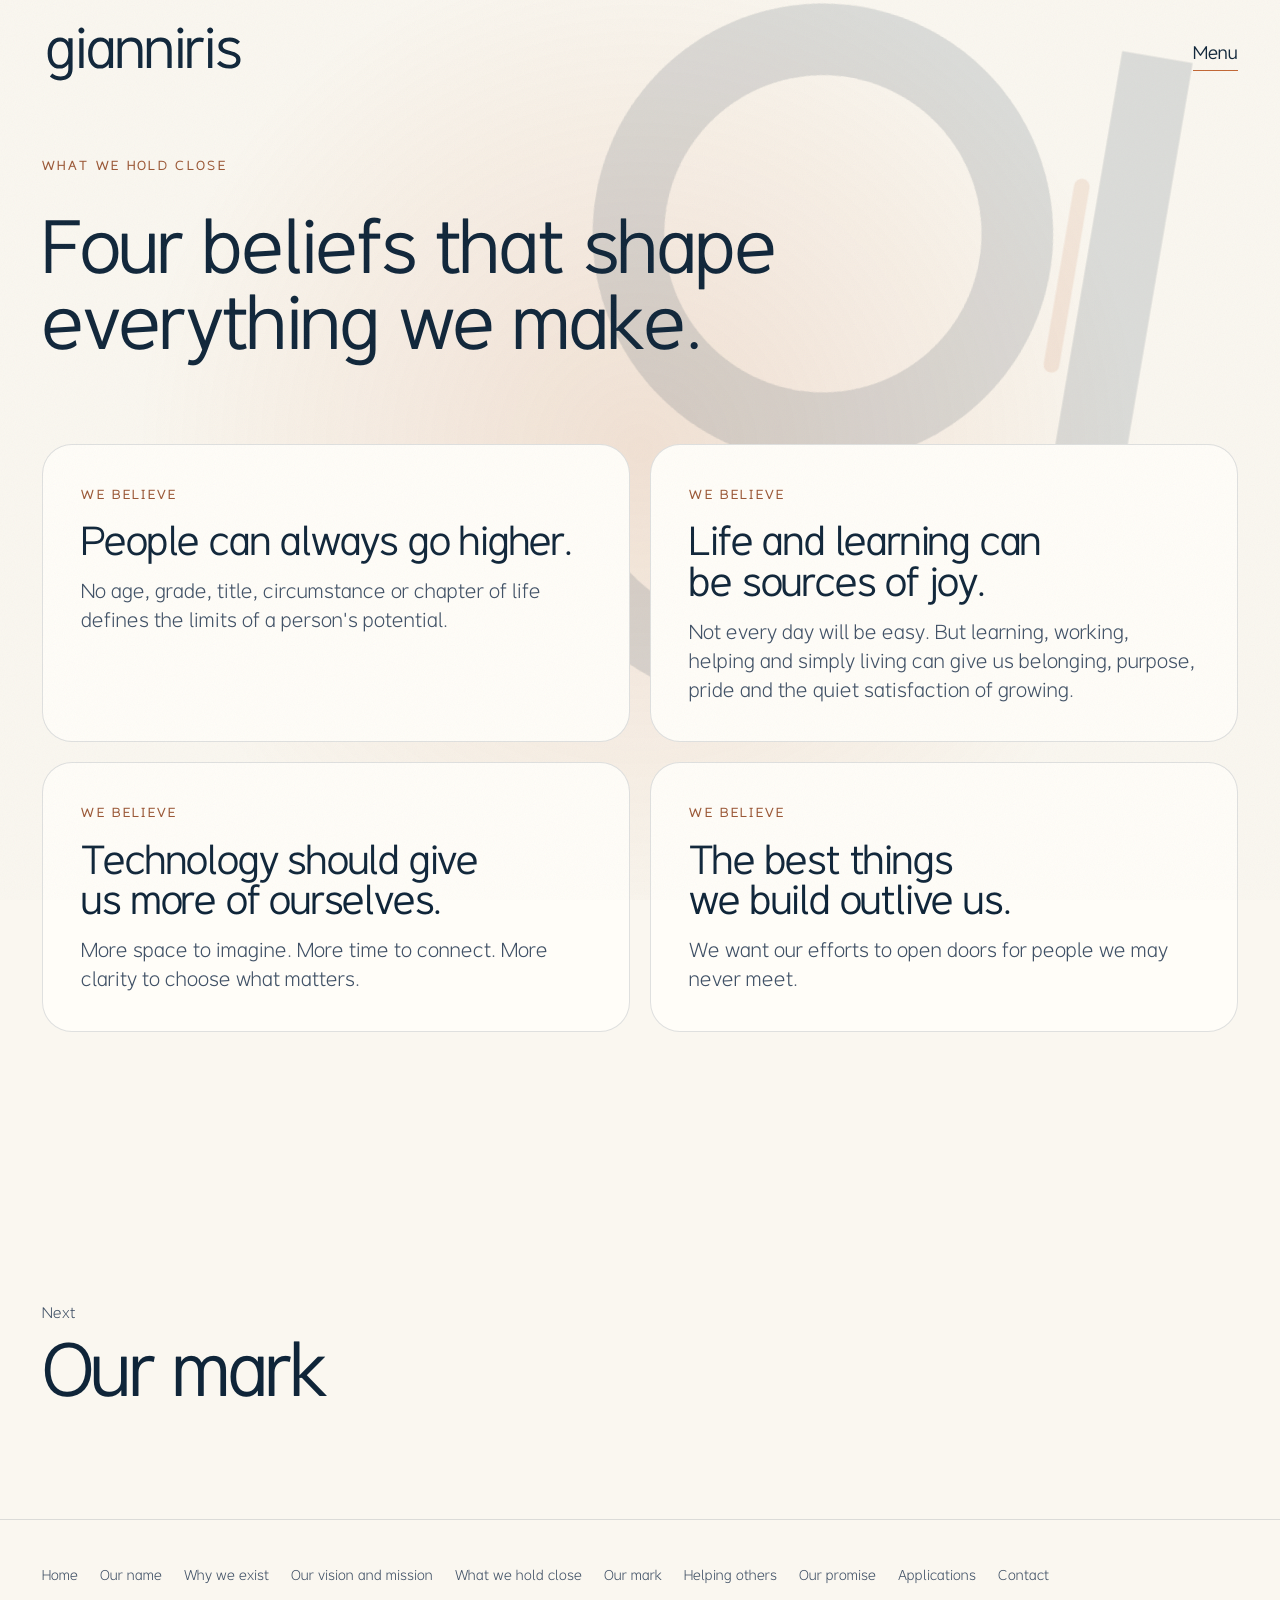
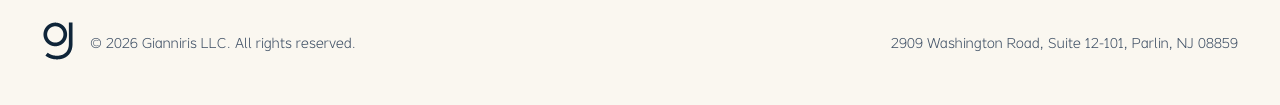
<file: values/index.html>
<!doctype html>
<html lang="en" data-mode="light" data-tone="day">
<head>
<meta charset="utf-8">
<meta name="viewport" content="width=device-width, initial-scale=1, viewport-fit=cover">
<title>What we hold close | Gianniris</title>
<link rel="canonical" href="https://gianniris.com/values/">
<meta name="description" content="Four beliefs that shape everything we make.">
<link rel="icon" href="/img/favicon-32.png" sizes="32x32">
<link rel="apple-touch-icon" href="/img/apple-touch-icon.png">
<link rel="preload" href="/fonts/Gianniris-Medium.otf" as="font" type="font/otf" crossorigin>
<script>if(/^#dark(:|$)/.test(location.hash))document.documentElement.setAttribute('data-mode','dark')</script>
<link rel="stylesheet" href="/site.css">
</head>
<body class="p-values" data-page="values">
<div id="world" aria-hidden="true"><div class="halo"></div><div class="art" id="wart"><svg class="f" id="wa" viewBox="0 0 340 280"><path d="M226.9 98.0 L226.9 97.5 L226.9 97.1 L226.9 96.6 L226.9 96.2 L226.8 95.7 L226.8 95.3 L226.8 94.8 L226.8 94.3 L226.7 93.9 L226.7 93.4 L226.7 93.0 L226.6 92.5 L226.6 92.1 L226.6 91.6 L226.5 91.2 L226.5 90.7 L226.4 90.3 L226.4 89.8 L226.3 89.4 L226.2 88.9 L226.2 88.5 L226.1 88.0 L226.0 87.6 L226.0 87.1 L225.9 86.7 L225.8 86.2 L225.7 85.8 L225.7 85.4 L225.6 84.9 L225.5 84.5 L225.4 84.0 L225.3 83.6 L225.2 83.1 L225.1 82.7 L225.0 82.2 L224.9 81.8 L224.8 81.4 L224.7 80.9 L224.6 80.5 L224.5 80.0 L224.4 79.6 L224.2 79.2 L224.1 78.7 L224.0 78.3 L223.9 77.9 L223.7 77.4 L223.6 77.0 L223.5 76.6 L223.3 76.1 L223.2 75.7 L223.0 75.3 L222.9 74.8 L222.7 74.4 L222.6 74.0 L222.4 73.6 L222.3 73.1 L222.1 72.7 L222.0 72.3 L221.8 71.9 L221.6 71.4 L221.5 71.0 L221.3 70.6 L221.1 70.2 L220.9 69.8 L220.8 69.4 L220.6 68.9 L220.4 68.5 L220.2 68.1 L220.0 67.7 L219.8 67.3 L219.6 66.9 L219.4 66.5 L219.2 66.1 L219.0 65.7 L218.8 65.3 L218.6 64.9 L218.4 64.5 L218.2 64.1 L218.0 63.7 L217.8 63.3 L217.5 62.9 L217.3 62.5 L217.1 62.1 L216.9 61.7 L216.6 61.3 L216.4 60.9 L216.2 60.5 L215.9 60.1 L215.7 59.7 L215.5 59.4 L215.2 59.0 L215.0 58.6 L214.7 58.2 L214.5 57.8 L214.2 57.5 L214.0 57.1 L213.7 56.7 L213.4 56.3 L213.2 56.0 L212.9 55.6 L212.6 55.2 L212.4 54.9 L212.1 54.5 L211.8 54.1 L211.6 53.8 L211.3 53.4 L211.0 53.1 L210.7 52.7 L210.4 52.4 L210.1 52.0 L209.9 51.7 L209.6 51.3 L209.3 51.0 L209.0 50.6 L208.7 50.3 L208.4 49.9 L208.1 49.6 L207.8 49.3 L207.5 48.9 L207.2 48.6 L206.9 48.3 L206.5 47.9 L206.2 47.6 L205.9 47.3 L205.6 47.0 L205.3 46.6 L205.0 46.3 L204.6 46.0 L204.3 45.7 L204.0 45.4 L203.6 45.1 L203.3 44.8 L203.0 44.4 L202.6 44.1 L202.3 43.8 L202.0 43.5 L201.6 43.2 L201.3 42.9 L200.9 42.6 L200.6 42.3 L200.3 42.1 L199.9 41.8 L199.6 41.5 L199.2 41.2 L198.8 40.9 L198.5 40.6 L198.1 40.4 L197.8 40.1 L197.4 39.8 L197.0 39.5 L196.7 39.3 L196.3 39.0 L195.9 38.7 L195.6 38.5 L195.2 38.2 L194.8 38.0 L194.5 37.7 L194.1 37.5 L193.7 37.2 L193.3 37.0 L192.9 36.7 L192.6 36.5 L192.2 36.2 L191.8 36.0 L191.4 35.7 L191.0 35.5 L190.6 35.3 L190.2 35.0 L189.8 34.8 L189.4 34.6 L189.1 34.4 L188.7 34.2 L188.3 33.9 L187.9 33.7 L187.5 33.5 L187.1 33.3 L186.7 33.1 L186.3 32.9 L185.8 32.7 L185.4 32.5 L185.0 32.3 L184.6 32.1 L184.2 31.9 L183.8 31.7 L183.4 31.5 L183.0 31.3 L182.6 31.2 L182.1 31.0 L181.7 30.8 L181.3 30.6 L180.9 30.5 L180.5 30.3 L180.0 30.1 L179.6 30.0 L179.2 29.8 L178.8 29.6 L178.4 29.5 L177.9 29.3 L177.5 29.2 L177.1 29.0 L176.6 28.9 L176.2 28.7 L175.8 28.6 L175.3 28.4 L174.9 28.3 L174.5 28.2 L174.0 28.1 L173.6 27.9 L173.2 27.8 L172.7 27.7 L172.3 27.6 L171.9 27.4 L171.4 27.3 L171.0 27.2 L170.5 27.1 L170.1 27.0 L169.7 26.9 L169.2 26.8 L168.8 26.7 L168.3 26.6 L167.9 26.5 L167.4 26.4 L167.0 26.3 L166.6 26.2 L166.1 26.2 L165.7 26.1 L165.2 26.0 L164.8 25.9 L164.3 25.9 L163.9 25.8 L163.4 25.7 L163.0 25.7 L162.5 25.6 L162.1 25.6 L161.6 25.5 L161.2 25.5 L160.7 25.4 L160.3 25.4 L159.8 25.3 L159.4 25.3 L158.9 25.2 L158.5 25.2 L158.0 25.2 L157.6 25.1 L157.1 25.1 L156.7 25.1 L156.2 25.1 L155.8 25.1 L155.3 25.0 L154.8 25.0 L154.4 25.0 L153.9 25.0 L153.5 25.0 L153.0 25.0 L152.6 25.0 L152.1 25.0 L151.7 25.0 L151.2 25.0 L150.8 25.0 L150.3 25.1 L149.9 25.1 L149.4 25.1 L149.0 25.1 L148.5 25.1 L148.1 25.2 L147.6 25.2 L147.1 25.2 L146.7 25.3 L146.2 25.3 L145.8 25.4 L145.3 25.4 L144.9 25.5 L144.4 25.5 L144.0 25.6 L143.5 25.6 L143.1 25.7 L142.6 25.7 L142.2 25.8 L141.7 25.9 L141.3 25.9 L140.9 26.0 L140.4 26.1 L140.0 26.2 L139.5 26.2 L139.1 26.3 L138.6 26.4 L138.2 26.5 L137.7 26.6 L137.3 26.7 L136.8 26.8 L136.4 26.9 L136.0 27.0 L135.5 27.1 L135.1 27.2 L134.6 27.3 L134.2 27.4 L133.8 27.6 L133.3 27.7 L132.9 27.8 L132.5 27.9 L132.0 28.1 L131.6 28.2 L131.2 28.3 L130.7 28.4 L130.3 28.6 L129.9 28.7 L129.4 28.9 L129.0 29.0 L128.6 29.2 L128.1 29.3 L127.7 29.5 L127.3 29.6 L126.9 29.8 L126.4 30.0 L126.0 30.1 L125.6 30.3 L125.2 30.5 L124.8 30.6 L124.3 30.8 L123.9 31.0 L123.5 31.2 L123.1 31.3 L122.7 31.5 L122.3 31.7 L121.9 31.9 L121.4 32.1 L121.0 32.3 L120.6 32.5 L120.2 32.7 L119.8 32.9 L119.4 33.1 L119.0 33.3 L118.6 33.5 L118.2 33.7 L117.8 33.9 L117.4 34.2 L117.0 34.4 L116.6 34.6 L116.2 34.8 L115.8 35.0 L115.4 35.3 L115.1 35.5 L114.7 35.7 L114.3 36.0 L113.9 36.2 L113.5 36.5 L113.1 36.7 L112.7 37.0 L112.4 37.2 L112.0 37.5 L111.6 37.7 L111.2 38.0 L110.9 38.2 L110.5 38.5 L110.1 38.7 L109.8 39.0 L109.4 39.3 L109.0 39.5 L108.7 39.8 L108.3 40.1 L107.9 40.4 L107.6 40.6 L107.2 40.9 L106.9 41.2 L106.5 41.5 L106.2 41.8 L105.8 42.1 L105.5 42.3 L105.1 42.6 L104.8 42.9 L104.4 43.2 L104.1 43.5 L103.8 43.8 L103.4 44.1 L103.1 44.4 L102.8 44.8 L102.4 45.1 L102.1 45.4 L101.8 45.7 L101.4 46.0 L101.1 46.3 L100.8 46.6 L100.5 47.0 L100.2 47.3 L99.8 47.6 L99.5 47.9 L99.2 48.3 L98.9 48.6 L98.6 48.9 L98.3 49.3 L98.0 49.6 L97.7 49.9 L97.4 50.3 L97.1 50.6 L96.8 51.0 L96.5 51.3 L96.2 51.7 L95.9 52.0 L95.6 52.4 L95.4 52.7 L95.1 53.1 L94.8 53.4 L94.5 53.8 L94.2 54.1 L94.0 54.5 L93.7 54.9 L93.4 55.2 L93.2 55.6 L92.9 56.0 L92.6 56.3 L92.4 56.7 L92.1 57.1 L91.9 57.5 L91.6 57.8 L91.4 58.2 L91.1 58.6 L90.9 59.0 L90.6 59.4 L90.4 59.7 L90.1 60.1 L89.9 60.5 L89.7 60.9 L89.4 61.3 L89.2 61.7 L89.0 62.1 L88.8 62.5 L88.5 62.9 L88.3 63.3 L88.1 63.7 L87.9 64.1 L87.7 64.5 L87.5 64.9 L87.3 65.3 L87.0 65.7 L86.8 66.1 L86.6 66.5 L86.4 66.9 L86.3 67.3 L86.1 67.7 L85.9 68.1 L85.7 68.5 L85.5 68.9 L85.3 69.4 L85.1 69.8 L85.0 70.2 L84.8 70.6 L84.6 71.0 L84.4 71.4 L84.3 71.9 L84.1 72.3 L83.9 72.7 L83.8 73.1 L83.6 73.6 L83.5 74.0 L83.3 74.4 L83.2 74.8 L83.0 75.3 L82.9 75.7 L82.7 76.1 L82.6 76.6 L82.5 77.0 L82.3 77.4 L82.2 77.9 L82.1 78.3 L82.0 78.7 L81.8 79.2 L81.7 79.6 L81.6 80.0 L81.5 80.5 L81.4 80.9 L81.3 81.4 L81.2 81.8 L81.1 82.2 L81.0 82.7 L80.9 83.1 L80.8 83.6 L80.7 84.0 L80.6 84.5 L80.5 84.9 L80.4 85.4 L80.3 85.8 L80.2 86.2 L80.2 86.7 L80.1 87.1 L80.0 87.6 L80.0 88.0 L79.9 88.5 L79.8 88.9 L79.8 89.4 L79.7 89.8 L79.7 90.3 L79.6 90.7 L79.6 91.2 L79.5 91.6 L79.5 92.1 L79.4 92.5 L79.4 93.0 L79.4 93.4 L79.3 93.9 L79.3 94.3 L79.3 94.8 L79.2 95.3 L79.2 95.7 L79.2 96.2 L79.2 96.6 L79.2 97.1 L79.2 97.5 L79.2 98.0 L79.2 98.4 L79.2 98.9 L79.2 99.3 L79.2 99.8 L79.2 100.2 L79.2 100.7 L79.2 101.1 L79.2 101.6 L79.2 102.0 L79.2 102.5 L79.3 103.0 L79.3 103.4 L79.3 103.9 L79.4 104.3 L79.4 104.8 L79.4 105.2 L79.5 105.7 L79.5 106.1 L79.6 106.6 L79.6 107.0 L79.7 107.5 L79.7 107.9 L79.8 108.4 L79.8 108.8 L79.9 109.3 L80.0 109.7 L80.0 110.2 L80.1 110.6 L80.2 111.1 L80.2 111.5 L80.3 112.0 L80.4 112.4 L80.5 112.8 L80.6 113.3 L80.7 113.7 L80.8 114.2 L80.9 114.6 L81.0 115.1 L81.1 115.5 L81.2 115.9 L81.3 116.4 L81.4 116.8 L81.5 117.3 L81.6 117.7 L81.7 118.1 L81.8 118.6 L82.0 119.0 L82.1 119.5 L82.2 119.9 L82.3 120.3 L82.5 120.8 L82.6 121.2 L82.7 121.6 L82.9 122.0 L83.0 122.5 L83.2 122.9 L83.3 123.3 L83.5 123.8 L83.6 124.2 L83.8 124.6 L83.9 125.0 L84.1 125.5 L84.3 125.9 L84.4 126.3 L84.6 126.7 L84.8 127.1 L85.0 127.6 L85.1 128.0 L85.3 128.4 L85.5 128.8 L85.7 129.2 L85.9 129.6 L86.1 130.1 L86.3 130.5 L86.4 130.9 L86.6 131.3 L86.8 131.7 L87.0 132.1 L87.3 132.5 L87.5 132.9 L87.7 133.3 L87.9 133.7 L88.1 134.1 L88.3 134.5 L88.5 134.9 L88.8 135.3 L89.0 135.7 L89.2 136.1 L89.4 136.5 L89.7 136.9 L89.9 137.2 L90.1 137.6 L90.4 138.0 L90.6 138.4 L90.9 138.8 L91.1 139.2 L91.4 139.5 L91.6 139.9 L91.9 140.3 L92.1 140.7 L92.4 141.0 L92.6 141.4 L92.9 141.8 L93.2 142.2 L93.4 142.5 L93.7 142.9 L94.0 143.2 L94.2 143.6 L94.5 144.0 L94.8 144.3 L95.1 144.7 L95.4 145.0 L95.6 145.4 L95.9 145.7 L96.2 146.1 L96.5 146.4 L96.8 146.8 L97.1 147.1 L97.4 147.5 L97.7 147.8 L98.0 148.2 L98.3 148.5 L98.6 148.8 L98.9 149.2 L99.2 149.5 L99.5 149.8 L99.8 150.1 L100.2 150.5 L100.5 150.8 L100.8 151.1 L101.1 151.4 L101.4 151.8 L101.8 152.1 L102.1 152.4 L102.4 152.7 L102.8 153.0 L103.1 153.3 L103.4 153.6 L103.8 153.9 L104.1 154.2 L104.4 154.5 L104.8 154.8 L105.1 155.1 L105.5 155.4 L105.8 155.7 L106.2 156.0 L106.5 156.3 L106.9 156.6 L107.2 156.8 L107.6 157.1 L107.9 157.4 L108.3 157.7 L108.7 157.9 L109.0 158.2 L109.4 158.5 L109.8 158.7 L110.1 159.0 L110.5 159.3 L110.9 159.5 L111.2 159.8 L111.6 160.0 L112.0 160.3 L112.4 160.6 L112.7 160.8 L113.1 161.0 L113.5 161.3 L113.9 161.5 L114.3 161.8 L114.7 162.0 L115.1 162.2 L115.4 162.5 L115.8 162.7 L116.2 162.9 L116.6 163.2 L117.0 163.4 L117.4 163.6 L117.8 163.8 L118.2 164.0 L118.6 164.2 L119.0 164.5 L119.4 164.7 L119.8 164.9 L120.2 165.1 L120.6 165.3 L121.0 165.5 L121.4 165.7 L121.9 165.9 L122.3 166.0 L122.7 166.2 L123.1 166.4 L123.5 166.6 L123.9 166.8 L124.3 167.0 L124.8 167.1 L125.2 167.3 L125.6 167.5 L126.0 167.6 L126.4 167.8 L126.9 168.0 L127.3 168.1 L127.7 168.3 L128.1 168.4 L128.6 168.6 L129.0 168.7 L129.4 168.9 L129.9 169.0 L130.3 169.2 L130.7 169.3 L131.2 169.4 L131.6 169.6 L132.0 169.7 L132.5 169.8 L132.9 170.0 L133.3 170.1 L133.8 170.2 L134.2 170.3 L134.6 170.4 L135.1 170.5 L135.5 170.6 L136.0 170.8 L136.4 170.9 L136.8 171.0 L137.3 171.1 L137.7 171.2 L138.2 171.2 L138.6 171.3 L139.1 171.4 L139.5 171.5 L140.0 171.6 L140.4 171.7 L140.9 171.7 L141.3 171.8 L141.7 171.9 L142.2 172.0 L142.6 172.0 L143.1 172.1 L143.5 172.1 L144.0 172.2 L144.4 172.3 L144.9 172.3 L145.3 172.4 L145.8 172.4 L146.2 172.4 L146.7 172.5 L147.1 172.5 L147.6 172.6 L148.1 172.6 L148.5 172.6 L149.0 172.6 L149.4 172.7 L149.9 172.7 L150.3 172.7 L150.8 172.7 L151.2 172.7 L151.7 172.7 L152.1 172.7 L152.6 172.8 L153.0 172.8 L153.5 172.8 L153.9 172.7 L154.4 172.7 L154.8 172.7 L155.3 172.7 L155.8 172.7 L156.2 172.7 L156.7 172.7 L157.1 172.6 L157.6 172.6 L158.0 172.6 L158.5 172.6 L158.9 172.5 L159.4 172.5 L159.8 172.4 L160.3 172.4 L160.7 172.4 L161.2 172.3 L161.6 172.3 L162.1 172.2 L162.5 172.1 L163.0 172.1 L163.4 172.0 L163.9 172.0 L164.3 171.9 L164.8 171.8 L165.2 171.7 L165.7 171.7 L166.1 171.6 L166.6 171.5 L167.0 171.4 L167.4 171.3 L167.9 171.2 L168.3 171.2 L168.8 171.1 L169.2 171.0 L169.7 170.9 L170.1 170.8 L170.5 170.6 L171.0 170.5 L171.4 170.4 L171.9 170.3 L172.3 170.2 L172.7 170.1 L173.2 170.0 L173.6 169.8 L174.0 169.7 L174.5 169.6 L174.9 169.4 L175.3 169.3 L175.8 169.2 L176.2 169.0 L176.6 168.9 L177.1 168.7 L177.5 168.6 L177.9 168.4 L178.4 168.3 L178.8 168.1 L179.2 168.0 L179.6 167.8 L180.0 167.6 L180.5 167.5 L180.9 167.3 L181.3 167.1 L181.7 167.0 L182.1 166.8 L182.6 166.6 L183.0 166.4 L183.4 166.2 L183.8 166.0 L184.2 165.9 L184.6 165.7 L185.0 165.5 L185.4 165.3 L185.8 165.1 L186.3 164.9 L186.7 164.7 L187.1 164.5 L187.5 164.2 L187.9 164.0 L188.3 163.8 L188.7 163.6 L189.1 163.4 L189.4 163.2 L189.8 162.9 L190.2 162.7 L190.6 162.5 L191.0 162.2 L191.4 162.0 L191.8 161.8 L192.2 161.5 L192.6 161.3 L192.9 161.0 L193.3 160.8 L193.7 160.6 L194.1 160.3 L194.5 160.0 L194.8 159.8 L195.2 159.5 L195.6 159.3 L195.9 159.0 L196.3 158.7 L196.7 158.5 L197.0 158.2 L197.4 157.9 L197.8 157.7 L198.1 157.4 L198.5 157.1 L198.8 156.8 L199.2 156.6 L199.6 156.3 L199.9 156.0 L200.3 155.7 L200.6 155.4 L200.9 155.1 L201.3 154.8 L201.6 154.5 L202.0 154.2 L202.3 153.9 L202.6 153.6 L203.0 153.3 L203.3 153.0 L203.6 152.7 L204.0 152.4 L204.3 152.1 L204.6 151.8 L205.0 151.4 L205.3 151.1 L205.6 150.8 L205.9 150.5 L206.2 150.1 L206.5 149.8 L206.9 149.5 L207.2 149.2 L207.5 148.8 L207.8 148.5 L208.1 148.2 L208.4 147.8 L208.7 147.5 L209.0 147.1 L209.3 146.8 L209.6 146.4 L209.9 146.1 L210.1 145.7 L210.4 145.4 L210.7 145.0 L211.0 144.7 L211.3 144.3 L211.6 144.0 L211.8 143.6 L212.1 143.2 L212.4 142.9 L212.6 142.5 L212.9 142.2 L213.2 141.8 L213.4 141.4 L213.7 141.0 L214.0 140.7 L214.2 140.3 L214.5 139.9 L214.7 139.5 L215.0 139.2 L215.2 138.8 L215.5 138.4 L215.7 138.0 L215.9 137.6 L216.2 137.2 L216.4 136.9 L216.6 136.5 L216.9 136.1 L217.1 135.7 L217.3 135.3 L217.5 134.9 L217.8 134.5 L218.0 134.1 L218.2 133.7 L218.4 133.3 L218.6 132.9 L218.8 132.5 L219.0 132.1 L219.2 131.7 L219.4 131.3 L219.6 130.9 L219.8 130.5 L220.0 130.1 L220.2 129.6 L220.4 129.2 L220.6 128.8 L220.8 128.4 L220.9 128.0 L221.1 127.6 L221.3 127.1 L221.5 126.7 L221.6 126.3 L221.8 125.9 L222.0 125.5 L222.1 125.0 L222.3 124.6 L222.4 124.2 L222.6 123.8 L222.7 123.3 L222.9 122.9 L223.0 122.5 L223.2 122.0 L223.3 121.6 L223.5 121.2 L223.6 120.8 L223.7 120.3 L223.9 119.9 L224.0 119.5 L224.1 119.0 L224.2 118.6 L224.4 118.1 L224.5 117.7 L224.6 117.3 L224.7 116.8 L224.8 116.4 L224.9 115.9 L225.0 115.5 L225.1 115.1 L225.2 114.6 L225.3 114.2 L225.4 113.7 L225.5 113.3 L225.6 112.8 L225.7 112.4 L225.7 112.0 L225.8 111.5 L225.9 111.1 L226.0 110.6 L226.0 110.2 L226.1 109.7 L226.2 109.3 L226.2 108.8 L226.3 108.4 L226.4 107.9 L226.4 107.5 L226.5 107.0 L226.5 106.6 L226.6 106.1 L226.6 105.7 L226.6 105.2 L226.7 104.8 L226.7 104.3 L226.7 103.9 L226.8 103.4 L226.8 103.0 L226.8 102.5 L226.8 102.0 L226.9 101.6 L226.9 101.1 L226.9 100.7 L226.9 100.2 L226.9 99.8 L226.9 99.3 L226.9 98.9 L226.9 98.4ZM203.9 99.5 L203.9 99.8 L203.9 100.1 L203.9 100.4 L203.9 100.7 L203.9 101.1 L203.9 101.4 L203.9 101.7 L203.8 102.0 L203.8 102.3 L203.8 102.6 L203.8 102.9 L203.7 103.2 L203.7 103.6 L203.7 103.9 L203.7 104.2 L203.6 104.5 L203.6 104.8 L203.5 105.1 L203.5 105.4 L203.5 105.7 L203.4 106.0 L203.4 106.3 L203.3 106.7 L203.3 107.0 L203.2 107.3 L203.2 107.6 L203.1 107.9 L203.1 108.2 L203.0 108.5 L203.0 108.8 L202.9 109.1 L202.8 109.4 L202.8 109.7 L202.7 110.0 L202.6 110.3 L202.6 110.6 L202.5 110.9 L202.4 111.2 L202.3 111.5 L202.2 111.8 L202.2 112.1 L202.1 112.4 L202.0 112.8 L201.9 113.1 L201.8 113.4 L201.7 113.6 L201.6 113.9 L201.6 114.2 L201.5 114.5 L201.4 114.8 L201.3 115.1 L201.2 115.4 L201.1 115.7 L201.0 116.0 L200.8 116.3 L200.7 116.6 L200.6 116.9 L200.5 117.2 L200.4 117.5 L200.3 117.8 L200.2 118.1 L200.1 118.4 L199.9 118.6 L199.8 118.9 L199.7 119.2 L199.6 119.5 L199.4 119.8 L199.3 120.1 L199.2 120.4 L199.0 120.6 L198.9 120.9 L198.8 121.2 L198.6 121.5 L198.5 121.8 L198.4 122.0 L198.2 122.3 L198.1 122.6 L197.9 122.9 L197.8 123.1 L197.6 123.4 L197.5 123.7 L197.3 124.0 L197.2 124.2 L197.0 124.5 L196.8 124.8 L196.7 125.0 L196.5 125.3 L196.4 125.6 L196.2 125.8 L196.0 126.1 L195.9 126.4 L195.7 126.6 L195.5 126.9 L195.4 127.2 L195.2 127.4 L195.0 127.7 L194.8 127.9 L194.6 128.2 L194.5 128.4 L194.3 128.7 L194.1 128.9 L193.9 129.2 L193.7 129.4 L193.5 129.7 L193.3 129.9 L193.2 130.2 L193.0 130.4 L192.8 130.7 L192.6 130.9 L192.4 131.2 L192.2 131.4 L192.0 131.6 L191.8 131.9 L191.6 132.1 L191.4 132.4 L191.2 132.6 L191.0 132.8 L190.7 133.1 L190.5 133.3 L190.3 133.5 L190.1 133.7 L189.9 134.0 L189.7 134.2 L189.5 134.4 L189.2 134.6 L189.0 134.9 L188.8 135.1 L188.6 135.3 L188.4 135.5 L188.1 135.7 L187.9 135.9 L187.7 136.2 L187.4 136.4 L187.2 136.6 L187.0 136.8 L186.7 137.0 L186.5 137.2 L186.3 137.4 L186.0 137.6 L185.8 137.8 L185.6 138.0 L185.3 138.2 L185.1 138.4 L184.8 138.6 L184.6 138.8 L184.3 139.0 L184.1 139.2 L183.9 139.4 L183.6 139.6 L183.4 139.8 L183.1 139.9 L182.8 140.1 L182.6 140.3 L182.3 140.5 L182.1 140.7 L181.8 140.8 L181.6 141.0 L181.3 141.2 L181.0 141.4 L180.8 141.5 L180.5 141.7 L180.3 141.9 L180.0 142.0 L179.7 142.2 L179.5 142.4 L179.2 142.5 L178.9 142.7 L178.7 142.8 L178.4 143.0 L178.1 143.2 L177.8 143.3 L177.6 143.5 L177.3 143.6 L177.0 143.8 L176.8 143.9 L176.5 144.0 L176.2 144.2 L175.9 144.3 L175.6 144.5 L175.4 144.6 L175.1 144.7 L174.8 144.9 L174.5 145.0 L174.2 145.1 L173.9 145.3 L173.7 145.4 L173.4 145.5 L173.1 145.7 L172.8 145.8 L172.5 145.9 L172.2 146.0 L171.9 146.1 L171.6 146.2 L171.4 146.4 L171.1 146.5 L170.8 146.6 L170.5 146.7 L170.2 146.8 L169.9 146.9 L169.6 147.0 L169.3 147.1 L169.0 147.2 L168.7 147.3 L168.4 147.4 L168.1 147.5 L167.8 147.6 L167.5 147.7 L167.2 147.8 L166.9 147.8 L166.6 147.9 L166.3 148.0 L166.0 148.1 L165.7 148.2 L165.4 148.2 L165.1 148.3 L164.8 148.4 L164.5 148.5 L164.2 148.5 L163.9 148.6 L163.6 148.7 L163.3 148.7 L163.0 148.8 L162.7 148.9 L162.4 148.9 L162.0 149.0 L161.7 149.0 L161.4 149.1 L161.1 149.1 L160.8 149.2 L160.5 149.2 L160.2 149.3 L159.9 149.3 L159.6 149.3 L159.3 149.4 L159.0 149.4 L158.6 149.5 L158.3 149.5 L158.0 149.5 L157.7 149.6 L157.4 149.6 L157.1 149.6 L156.8 149.6 L156.5 149.7 L156.2 149.7 L155.8 149.7 L155.5 149.7 L155.2 149.7 L154.9 149.7 L154.6 149.7 L154.3 149.8 L154.0 149.8 L153.7 149.8 L153.3 149.8 L153.0 149.8 L152.7 149.8 L152.4 149.8 L152.1 149.8 L151.8 149.8 L151.5 149.7 L151.2 149.7 L150.9 149.7 L150.5 149.7 L150.2 149.7 L149.9 149.7 L149.6 149.7 L149.3 149.6 L149.0 149.6 L148.7 149.6 L148.4 149.6 L148.0 149.5 L147.7 149.5 L147.4 149.5 L147.1 149.4 L146.8 149.4 L146.5 149.3 L146.2 149.3 L145.9 149.3 L145.6 149.2 L145.3 149.2 L145.0 149.1 L144.6 149.1 L144.3 149.0 L144.0 149.0 L143.7 148.9 L143.4 148.9 L143.1 148.8 L142.8 148.7 L142.5 148.7 L142.2 148.6 L141.9 148.5 L141.6 148.5 L141.3 148.4 L141.0 148.3 L140.7 148.2 L140.4 148.2 L140.1 148.1 L139.8 148.0 L139.5 147.9 L139.2 147.8 L138.9 147.8 L138.6 147.7 L138.3 147.6 L138.0 147.5 L137.7 147.4 L137.4 147.3 L137.1 147.2 L136.8 147.1 L136.5 147.0 L136.2 146.9 L135.9 146.8 L135.6 146.7 L135.3 146.6 L135.0 146.5 L134.7 146.4 L134.4 146.2 L134.1 146.1 L133.8 146.0 L133.6 145.9 L133.3 145.8 L133.0 145.7 L132.7 145.5 L132.4 145.4 L132.1 145.3 L131.8 145.1 L131.6 145.0 L131.3 144.9 L131.0 144.7 L130.7 144.6 L130.4 144.5 L130.2 144.3 L129.9 144.2 L129.6 144.0 L129.3 143.9 L129.0 143.8 L128.8 143.6 L128.5 143.5 L128.2 143.3 L128.0 143.2 L127.7 143.0 L127.4 142.8 L127.1 142.7 L126.9 142.5 L126.6 142.4 L126.3 142.2 L126.1 142.0 L125.8 141.9 L125.5 141.7 L125.3 141.5 L125.0 141.4 L124.8 141.2 L124.5 141.0 L124.2 140.8 L124.0 140.7 L123.7 140.5 L123.5 140.3 L123.2 140.1 L123.0 139.9 L122.7 139.8 L122.5 139.6 L122.2 139.4 L122.0 139.2 L121.7 139.0 L121.5 138.8 L121.2 138.6 L121.0 138.4 L120.8 138.2 L120.5 138.0 L120.3 137.8 L120.0 137.6 L119.8 137.4 L119.6 137.2 L119.3 137.0 L119.1 136.8 L118.9 136.6 L118.6 136.4 L118.4 136.2 L118.2 135.9 L117.9 135.7 L117.7 135.5 L117.5 135.3 L117.3 135.1 L117.0 134.9 L116.8 134.6 L116.6 134.4 L116.4 134.2 L116.2 134.0 L116.0 133.7 L115.7 133.5 L115.5 133.3 L115.3 133.1 L115.1 132.8 L114.9 132.6 L114.7 132.4 L114.5 132.1 L114.3 131.9 L114.1 131.6 L113.9 131.4 L113.7 131.2 L113.5 130.9 L113.3 130.7 L113.1 130.4 L112.9 130.2 L112.7 129.9 L112.5 129.7 L112.3 129.4 L112.2 129.2 L112.0 128.9 L111.8 128.7 L111.6 128.4 L111.4 128.2 L111.2 127.9 L111.1 127.7 L110.9 127.4 L110.7 127.2 L110.5 126.9 L110.4 126.6 L110.2 126.4 L110.0 126.1 L109.9 125.8 L109.7 125.6 L109.5 125.3 L109.4 125.0 L109.2 124.8 L109.1 124.5 L108.9 124.2 L108.8 124.0 L108.6 123.7 L108.5 123.4 L108.3 123.1 L108.2 122.9 L108.0 122.6 L107.9 122.3 L107.7 122.0 L107.6 121.8 L107.4 121.5 L107.3 121.2 L107.2 120.9 L107.0 120.6 L106.9 120.4 L106.8 120.1 L106.6 119.8 L106.5 119.5 L106.4 119.2 L106.3 118.9 L106.1 118.6 L106.0 118.4 L105.9 118.1 L105.8 117.8 L105.7 117.5 L105.6 117.2 L105.4 116.9 L105.3 116.6 L105.2 116.3 L105.1 116.0 L105.0 115.7 L104.9 115.4 L104.8 115.1 L104.7 114.8 L104.6 114.5 L104.5 114.2 L104.4 113.9 L104.3 113.6 L104.2 113.4 L104.2 113.1 L104.1 112.8 L104.0 112.4 L103.9 112.1 L103.8 111.8 L103.7 111.5 L103.7 111.2 L103.6 110.9 L103.5 110.6 L103.4 110.3 L103.4 110.0 L103.3 109.7 L103.2 109.4 L103.2 109.1 L103.1 108.8 L103.1 108.5 L103.0 108.2 L102.9 107.9 L102.9 107.6 L102.8 107.3 L102.8 107.0 L102.7 106.7 L102.7 106.3 L102.6 106.0 L102.6 105.7 L102.6 105.4 L102.5 105.1 L102.5 104.8 L102.5 104.5 L102.4 104.2 L102.4 103.9 L102.4 103.6 L102.3 103.2 L102.3 102.9 L102.3 102.6 L102.3 102.3 L102.2 102.0 L102.2 101.7 L102.2 101.4 L102.2 101.1 L102.2 100.7 L102.2 100.4 L102.2 100.1 L102.2 99.8 L102.1 99.5 L102.1 99.2 L102.1 98.9 L102.1 98.6 L102.1 98.3 L102.2 97.9 L102.2 97.6 L102.2 97.3 L102.2 97.0 L102.2 96.7 L102.2 96.4 L102.2 96.1 L102.2 95.8 L102.3 95.4 L102.3 95.1 L102.3 94.8 L102.3 94.5 L102.4 94.2 L102.4 93.9 L102.4 93.6 L102.5 93.3 L102.5 93.0 L102.5 92.6 L102.6 92.3 L102.6 92.0 L102.6 91.7 L102.7 91.4 L102.7 91.1 L102.8 90.8 L102.8 90.5 L102.9 90.2 L102.9 89.9 L103.0 89.6 L103.1 89.3 L103.1 88.9 L103.2 88.6 L103.2 88.3 L103.3 88.0 L103.4 87.7 L103.4 87.4 L103.5 87.1 L103.6 86.8 L103.7 86.5 L103.7 86.2 L103.8 85.9 L103.9 85.6 L104.0 85.3 L104.1 85.0 L104.2 84.7 L104.2 84.4 L104.3 84.1 L104.4 83.8 L104.5 83.5 L104.6 83.2 L104.7 82.9 L104.8 82.6 L104.9 82.3 L105.0 82.0 L105.1 81.7 L105.2 81.4 L105.3 81.1 L105.4 80.9 L105.6 80.6 L105.7 80.3 L105.8 80.0 L105.9 79.7 L106.0 79.4 L106.1 79.1 L106.3 78.8 L106.4 78.5 L106.5 78.3 L106.6 78.0 L106.8 77.7 L106.9 77.4 L107.0 77.1 L107.2 76.8 L107.3 76.6 L107.4 76.3 L107.6 76.0 L107.7 75.7 L107.9 75.4 L108.0 75.2 L108.2 74.9 L108.3 74.6 L108.5 74.3 L108.6 74.1 L108.8 73.8 L108.9 73.5 L109.1 73.2 L109.2 73.0 L109.4 72.7 L109.5 72.4 L109.7 72.2 L109.9 71.9 L110.0 71.6 L110.2 71.4 L110.4 71.1 L110.5 70.9 L110.7 70.6 L110.9 70.3 L111.1 70.1 L111.2 69.8 L111.4 69.6 L111.6 69.3 L111.8 69.1 L112.0 68.8 L112.2 68.6 L112.3 68.3 L112.5 68.1 L112.7 67.8 L112.9 67.6 L113.1 67.3 L113.3 67.1 L113.5 66.8 L113.7 66.6 L113.9 66.3 L114.1 66.1 L114.3 65.9 L114.5 65.6 L114.7 65.4 L114.9 65.2 L115.1 64.9 L115.3 64.7 L115.5 64.5 L115.7 64.2 L116.0 64.0 L116.2 63.8 L116.4 63.6 L116.6 63.3 L116.8 63.1 L117.0 62.9 L117.3 62.7 L117.5 62.5 L117.7 62.2 L117.9 62.0 L118.2 61.8 L118.4 61.6 L118.6 61.4 L118.9 61.2 L119.1 61.0 L119.3 60.8 L119.6 60.5 L119.8 60.3 L120.0 60.1 L120.3 59.9 L120.5 59.7 L120.8 59.5 L121.0 59.3 L121.2 59.1 L121.5 58.9 L121.7 58.8 L122.0 58.6 L122.2 58.4 L122.5 58.2 L122.7 58.0 L123.0 57.8 L123.2 57.6 L123.5 57.4 L123.7 57.3 L124.0 57.1 L124.2 56.9 L124.5 56.7 L124.8 56.6 L125.0 56.4 L125.3 56.2 L125.5 56.0 L125.8 55.9 L126.1 55.7 L126.3 55.5 L126.6 55.4 L126.9 55.2 L127.1 55.1 L127.4 54.9 L127.7 54.7 L128.0 54.6 L128.2 54.4 L128.5 54.3 L128.8 54.1 L129.0 54.0 L129.3 53.8 L129.6 53.7 L129.9 53.6 L130.2 53.4 L130.4 53.3 L130.7 53.1 L131.0 53.0 L131.3 52.9 L131.6 52.7 L131.8 52.6 L132.1 52.5 L132.4 52.3 L132.7 52.2 L133.0 52.1 L133.3 52.0 L133.6 51.9 L133.8 51.7 L134.1 51.6 L134.4 51.5 L134.7 51.4 L135.0 51.3 L135.3 51.2 L135.6 51.1 L135.9 51.0 L136.2 50.9 L136.5 50.8 L136.8 50.7 L137.1 50.6 L137.4 50.5 L137.7 50.4 L138.0 50.3 L138.3 50.2 L138.6 50.1 L138.9 50.0 L139.2 49.9 L139.5 49.8 L139.8 49.7 L140.1 49.7 L140.4 49.6 L140.7 49.5 L141.0 49.4 L141.3 49.4 L141.6 49.3 L141.9 49.2 L142.2 49.2 L142.5 49.1 L142.8 49.0 L143.1 49.0 L143.4 48.9 L143.7 48.8 L144.0 48.8 L144.3 48.7 L144.6 48.7 L145.0 48.6 L145.3 48.6 L145.6 48.5 L145.9 48.5 L146.2 48.4 L146.5 48.4 L146.8 48.4 L147.1 48.3 L147.4 48.3 L147.7 48.3 L148.0 48.2 L148.4 48.2 L148.7 48.2 L149.0 48.1 L149.3 48.1 L149.6 48.1 L149.9 48.1 L150.2 48.1 L150.5 48.0 L150.9 48.0 L151.2 48.0 L151.5 48.0 L151.8 48.0 L152.1 48.0 L152.4 48.0 L152.7 48.0 L153.0 48.0 L153.3 48.0 L153.7 48.0 L154.0 48.0 L154.3 48.0 L154.6 48.0 L154.9 48.0 L155.2 48.0 L155.5 48.0 L155.8 48.1 L156.2 48.1 L156.5 48.1 L156.8 48.1 L157.1 48.1 L157.4 48.2 L157.7 48.2 L158.0 48.2 L158.3 48.3 L158.6 48.3 L159.0 48.3 L159.3 48.4 L159.6 48.4 L159.9 48.4 L160.2 48.5 L160.5 48.5 L160.8 48.6 L161.1 48.6 L161.4 48.7 L161.7 48.7 L162.0 48.8 L162.4 48.8 L162.7 48.9 L163.0 49.0 L163.3 49.0 L163.6 49.1 L163.9 49.2 L164.2 49.2 L164.5 49.3 L164.8 49.4 L165.1 49.4 L165.4 49.5 L165.7 49.6 L166.0 49.7 L166.3 49.7 L166.6 49.8 L166.9 49.9 L167.2 50.0 L167.5 50.1 L167.8 50.2 L168.1 50.3 L168.4 50.4 L168.7 50.5 L169.0 50.6 L169.3 50.7 L169.6 50.8 L169.9 50.9 L170.2 51.0 L170.5 51.1 L170.8 51.2 L171.1 51.3 L171.4 51.4 L171.6 51.5 L171.9 51.6 L172.2 51.7 L172.5 51.9 L172.8 52.0 L173.1 52.1 L173.4 52.2 L173.7 52.3 L173.9 52.5 L174.2 52.6 L174.5 52.7 L174.8 52.9 L175.1 53.0 L175.4 53.1 L175.6 53.3 L175.9 53.4 L176.2 53.6 L176.5 53.7 L176.8 53.8 L177.0 54.0 L177.3 54.1 L177.6 54.3 L177.8 54.4 L178.1 54.6 L178.4 54.7 L178.7 54.9 L178.9 55.1 L179.2 55.2 L179.5 55.4 L179.7 55.5 L180.0 55.7 L180.3 55.9 L180.5 56.0 L180.8 56.2 L181.0 56.4 L181.3 56.6 L181.6 56.7 L181.8 56.9 L182.1 57.1 L182.3 57.3 L182.6 57.4 L182.8 57.6 L183.1 57.8 L183.4 58.0 L183.6 58.2 L183.9 58.4 L184.1 58.6 L184.3 58.8 L184.6 58.9 L184.8 59.1 L185.1 59.3 L185.3 59.5 L185.6 59.7 L185.8 59.9 L186.0 60.1 L186.3 60.3 L186.5 60.5 L186.7 60.8 L187.0 61.0 L187.2 61.2 L187.4 61.4 L187.7 61.6 L187.9 61.8 L188.1 62.0 L188.4 62.2 L188.6 62.5 L188.8 62.7 L189.0 62.9 L189.2 63.1 L189.5 63.3 L189.7 63.6 L189.9 63.8 L190.1 64.0 L190.3 64.2 L190.5 64.5 L190.7 64.7 L191.0 64.9 L191.2 65.2 L191.4 65.4 L191.6 65.6 L191.8 65.9 L192.0 66.1 L192.2 66.3 L192.4 66.6 L192.6 66.8 L192.8 67.1 L193.0 67.3 L193.2 67.6 L193.3 67.8 L193.5 68.1 L193.7 68.3 L193.9 68.6 L194.1 68.8 L194.3 69.1 L194.5 69.3 L194.6 69.6 L194.8 69.8 L195.0 70.1 L195.2 70.3 L195.4 70.6 L195.5 70.9 L195.7 71.1 L195.9 71.4 L196.0 71.6 L196.2 71.9 L196.4 72.2 L196.5 72.4 L196.7 72.7 L196.8 73.0 L197.0 73.2 L197.2 73.5 L197.3 73.8 L197.5 74.1 L197.6 74.3 L197.8 74.6 L197.9 74.9 L198.1 75.2 L198.2 75.4 L198.4 75.7 L198.5 76.0 L198.6 76.3 L198.8 76.6 L198.9 76.8 L199.0 77.1 L199.2 77.4 L199.3 77.7 L199.4 78.0 L199.6 78.3 L199.7 78.5 L199.8 78.8 L199.9 79.1 L200.1 79.4 L200.2 79.7 L200.3 80.0 L200.4 80.3 L200.5 80.6 L200.6 80.9 L200.7 81.1 L200.8 81.4 L201.0 81.7 L201.1 82.0 L201.2 82.3 L201.3 82.6 L201.4 82.9 L201.5 83.2 L201.6 83.5 L201.6 83.8 L201.7 84.1 L201.8 84.4 L201.9 84.7 L202.0 85.0 L202.1 85.3 L202.2 85.6 L202.2 85.9 L202.3 86.2 L202.4 86.5 L202.5 86.8 L202.6 87.1 L202.6 87.4 L202.7 87.7 L202.8 88.0 L202.8 88.3 L202.9 88.6 L203.0 88.9 L203.0 89.3 L203.1 89.6 L203.1 89.9 L203.2 90.2 L203.2 90.5 L203.3 90.8 L203.3 91.1 L203.4 91.4 L203.4 91.7 L203.5 92.0 L203.5 92.3 L203.5 92.6 L203.6 93.0 L203.6 93.3 L203.7 93.6 L203.7 93.9 L203.7 94.2 L203.7 94.5 L203.8 94.8 L203.8 95.1 L203.8 95.4 L203.8 95.8 L203.9 96.1 L203.9 96.4 L203.9 96.7 L203.9 97.0 L203.9 97.3 L203.9 97.6 L203.9 97.9 L203.9 98.3 L203.9 98.6 L203.9 98.9 L203.9 99.2ZM237.8 162.0 L237.6 165.7 L237.3 169.3 L236.9 172.8 L236.3 176.1 L235.7 179.4 L234.9 182.5 L234.1 185.5 L233.1 188.4 L232.1 191.2 L231.0 193.9 L229.7 196.5 L228.4 199.0 L227.0 201.4 L225.5 203.7 L224.0 205.9 L222.3 208.0 L220.6 210.0 L218.8 211.9 L216.9 213.7 L214.9 215.5 L212.9 217.1 L210.8 218.7 L208.6 220.2 L206.3 221.6 L204.0 222.9 L201.6 224.1 L199.1 225.3 L196.5 226.3 L193.9 227.3 L191.2 228.2 L188.4 229.0 L185.6 229.7 L182.6 230.3 L179.7 230.8 L176.7 231.2 L173.6 231.6 L170.4 231.8 L167.2 232.0 L163.9 232.0 L162.0 232.0 L160.1 232.0 L158.2 231.9 L156.4 231.8 L154.5 231.7 L152.7 231.5 L150.9 231.3 L149.2 231.1 L147.4 230.9 L145.7 230.6 L144.0 230.3 L142.4 230.0 L140.7 229.7 L139.1 229.3 L137.6 228.9 L136.0 228.5 L134.5 228.1 L133.0 227.6 L131.5 227.1 L130.0 226.6 L128.6 226.1 L127.2 225.6 L125.8 225.0 L124.4 224.5 L123.1 223.9 L121.8 223.2 L120.5 222.6 L119.2 222.0 L118.0 221.3 L116.8 220.6 L115.6 219.9 L114.4 219.2 L113.2 218.5 L112.1 217.7 L111.0 216.9 L109.9 216.2 L108.8 215.4 L107.8 214.6 L106.8 213.7 L105.7 212.8 L90.9 230.4 L92.1 231.4 L92.2 231.5 L93.4 232.5 L93.6 232.6 L94.8 233.6 L95.0 233.7 L96.2 234.6 L96.4 234.8 L97.7 235.7 L97.8 235.8 L99.1 236.7 L99.3 236.8 L100.6 237.7 L100.8 237.8 L102.1 238.6 L102.3 238.7 L103.7 239.6 L103.8 239.7 L105.2 240.5 L105.4 240.6 L106.8 241.4 L107.0 241.5 L108.4 242.3 L108.6 242.4 L110.1 243.1 L110.3 243.2 L111.8 243.9 L112.0 244.0 L113.5 244.7 L113.6 244.8 L115.2 245.5 L115.4 245.6 L116.9 246.2 L117.1 246.3 L118.7 247.0 L118.9 247.0 L120.5 247.6 L120.7 247.7 L122.3 248.3 L122.5 248.4 L124.2 248.9 L124.4 249.0 L126.1 249.5 L126.2 249.6 L128.0 250.1 L128.1 250.2 L129.9 250.6 L130.1 250.7 L131.8 251.2 L132.0 251.2 L133.8 251.6 L134.0 251.7 L135.8 252.1 L136.0 252.1 L137.8 252.5 L138.0 252.6 L139.9 252.9 L140.0 252.9 L141.9 253.3 L142.1 253.3 L144.0 253.6 L144.2 253.6 L146.1 253.9 L146.3 253.9 L148.3 254.1 L148.5 254.2 L150.4 254.4 L150.6 254.4 L152.6 254.6 L152.8 254.6 L154.8 254.7 L155.0 254.7 L157.1 254.8 L157.2 254.8 L159.3 254.9 L159.5 254.9 L161.6 255.0 L161.8 255.0 L163.9 255.0 L164.2 255.0 L167.7 254.9 L168.1 254.9 L171.6 254.8 L172.0 254.8 L175.5 254.5 L175.9 254.5 L179.3 254.1 L179.7 254.0 L183.1 253.6 L183.5 253.5 L186.8 252.9 L187.2 252.8 L190.5 252.1 L190.9 252.0 L194.1 251.2 L194.5 251.1 L197.7 250.2 L198.1 250.1 L201.2 249.1 L201.6 249.0 L204.6 247.8 L205.1 247.7 L208.0 246.4 L208.5 246.3 L211.4 244.9 L211.8 244.7 L214.6 243.3 L215.0 243.1 L217.8 241.5 L218.2 241.3 L220.9 239.6 L221.3 239.4 L223.9 237.6 L224.3 237.3 L226.8 235.4 L227.2 235.1 L229.6 233.2 L230.0 232.8 L232.4 230.8 L232.7 230.4 L235.0 228.2 L235.3 227.9 L237.5 225.6 L237.8 225.2 L239.9 222.8 L240.2 222.4 L242.2 219.9 L242.5 219.5 L244.4 216.8 L244.7 216.4 L246.4 213.7 L246.7 213.3 L248.4 210.4 L248.6 210.0 L250.2 207.1 L250.4 206.6 L251.8 203.6 L252.0 203.1 L253.4 200.0 L253.5 199.5 L254.8 196.3 L254.9 195.8 L256.0 192.4 L256.2 192.0 L257.1 188.5 L257.2 188.1 L258.1 184.5 L258.2 184.1 L258.9 180.4 L259.0 180.0 L259.6 176.2 L259.7 175.7 L260.1 171.9 L260.2 171.4 L260.5 167.4 L260.5 167.0 L260.8 162.9 L260.8 162.5 L260.8 158.3 L260.8 158.1 L260.8 25.0 L237.9 25.0 L237.9 158.0Z"/><line class="spk" x1="232.4" y1="70" x2="232.4" y2="128" stroke-width="5" stroke-linecap="round"/></svg><svg class="f c" id="wb" viewBox="0 0 340 280"><path d="M0 0Z"/></svg></div></div>
<header class="bar" id="bar"><div class="wrap"><a class="home" href="/" aria-label="Gianniris home"><svg class="wordmark" viewBox="-6.6 -81.8 363.0 113.8" role="img" aria-label="Gianniris"><path class="i" d="M40.70 -53.00C40.40 -53.00 40.20 -52.80 40.20 -52.50L40.20 -46.10C36.80 -51.40 32.00 -54.10 25.40 -54.10C11.70 -54.10 3.40 -42.50 3.40 -26.00C3.40 -9.70 11.40 1.10 24.70 1.10C31.40 1.10 36.60 -1.80 40.20 -7.30L40.20 1.50C40.20 10.80 35.20 15.20 26.70 15.20C20.50 15.20 15.80 13.30 11.70 9.90L7.40 15.10C12.60 19.60 19.10 22.00 26.90 22.00C40.50 22.00 47.80 14.80 47.80 1.00L47.80 -52.50C47.80 -52.80 47.60 -53.00 47.30 -53.00ZM25.50 -5.70C16.20 -5.70 11.00 -13.30 11.00 -26.00C11.00 -38.80 16.50 -47.30 26.10 -47.30C34.90 -47.30 40.20 -39.20 40.20 -26.30C40.20 -13.60 34.50 -5.70 25.50 -5.70ZM59.70 -0.50C59.70 -0.20 59.90 0.00 60.20 0.00L66.80 0.00C67.10 0.00 67.30 -0.20 67.30 -0.50L67.30 -52.50C67.30 -52.80 67.10 -53.00 66.80 -53.00L60.20 -53.00C59.90 -53.00 59.70 -52.80 59.70 -52.50ZM68.80 -66.50C68.80 -69.40 66.40 -71.80 63.50 -71.80C60.60 -71.80 58.20 -69.40 58.20 -66.50C58.20 -63.60 60.60 -61.20 63.50 -61.20C66.40 -61.20 68.80 -63.60 68.80 -66.50ZM112.20 -0.50C112.20 -0.20 112.40 0.00 112.70 0.00L119.30 0.00C119.60 0.00 119.80 -0.20 119.80 -0.50L119.80 -52.50C119.80 -52.80 119.60 -53.00 119.30 -53.00L112.70 -53.00C112.40 -53.00 112.20 -52.80 112.20 -52.50L112.20 -46.10C108.80 -51.40 104.00 -54.10 97.40 -54.10C83.70 -54.10 75.40 -42.50 75.40 -26.00C75.40 -9.70 83.40 1.10 96.70 1.10C103.40 1.10 108.60 -1.80 112.20 -7.30ZM97.50 -5.70C88.20 -5.70 83.00 -13.30 83.00 -26.00C83.00 -38.80 88.50 -47.30 98.10 -47.30C106.90 -47.30 112.20 -39.20 112.20 -26.30C112.20 -13.60 106.50 -5.70 97.50 -5.70ZM127.80 -0.50C127.80 -0.20 128.00 0.00 128.30 0.00L134.90 0.00C135.20 0.00 135.40 -0.20 135.40 -0.50L135.40 -32.90C135.40 -41.70 142.10 -47.30 151.00 -47.30C159.90 -47.30 164.40 -41.70 164.40 -31.90L164.40 -0.50C164.40 -0.20 164.60 0.00 164.90 0.00L171.50 0.00C171.80 0.00 172.00 -0.20 172.00 -0.50L172.00 -32.70C172.00 -46.60 164.90 -54.10 152.50 -54.10C144.80 -54.10 139.00 -50.90 135.00 -45.10L135.00 -52.50C135.00 -52.80 134.80 -53.00 134.50 -53.00L128.30 -53.00C128.00 -53.00 127.80 -52.80 127.80 -52.50ZM179.80 -0.50C179.80 -0.20 180.00 0.00 180.30 0.00L186.90 0.00C187.20 0.00 187.40 -0.20 187.40 -0.50L187.40 -32.90C187.40 -41.70 194.10 -47.30 203.00 -47.30C211.90 -47.30 216.40 -41.70 216.40 -31.90L216.40 -0.50C216.40 -0.20 216.60 0.00 216.90 0.00L223.50 0.00C223.80 0.00 224.00 -0.20 224.00 -0.50L224.00 -32.70C224.00 -46.60 216.90 -54.10 204.50 -54.10C196.80 -54.10 191.00 -50.90 187.00 -45.10L187.00 -52.50C187.00 -52.80 186.80 -53.00 186.50 -53.00L180.30 -53.00C180.00 -53.00 179.80 -52.80 179.80 -52.50ZM235.70 -0.50C235.70 -0.20 235.90 0.00 236.20 0.00L242.80 0.00C243.10 0.00 243.30 -0.20 243.30 -0.50L243.30 -52.50C243.30 -52.80 243.10 -53.00 242.80 -53.00L236.20 -53.00C235.90 -53.00 235.70 -52.80 235.70 -52.50ZM244.80 -66.50C244.80 -69.40 242.40 -71.80 239.50 -71.80C236.60 -71.80 234.20 -69.40 234.20 -66.50C234.20 -63.60 236.60 -61.20 239.50 -61.20C242.40 -61.20 244.80 -63.60 244.80 -66.50ZM251.80 -0.50C251.80 -0.20 252.00 0.00 252.30 0.00L258.90 0.00C259.20 0.00 259.40 -0.20 259.40 -0.50L259.40 -32.00C259.40 -41.40 265.50 -46.90 273.10 -46.90C275.50 -46.90 277.80 -46.50 279.90 -45.70L281.40 -52.80C279.10 -53.70 276.50 -54.10 274.10 -54.10C267.10 -54.10 261.90 -50.80 259.00 -44.80L259.00 -52.50C259.00 -52.80 258.80 -53.00 258.50 -53.00L252.30 -53.00C252.00 -53.00 251.80 -52.80 251.80 -52.50ZM288.70 -0.50C288.70 -0.20 288.90 0.00 289.20 0.00L295.80 0.00C296.10 0.00 296.30 -0.20 296.30 -0.50L296.30 -52.50C296.30 -52.80 296.10 -53.00 295.80 -53.00L289.20 -53.00C288.90 -53.00 288.70 -52.80 288.70 -52.50ZM297.80 -66.50C297.80 -69.40 295.40 -71.80 292.50 -71.80C289.60 -71.80 287.20 -69.40 287.20 -66.50C287.20 -63.60 289.60 -61.20 292.50 -61.20C295.40 -61.20 297.80 -63.60 297.80 -66.50ZM345.10 -47.20C340.50 -51.70 334.40 -54.10 327.30 -54.10C314.90 -54.10 307.10 -48.20 307.10 -39.10C307.10 -30.20 314.00 -26.80 324.70 -24.00C334.10 -21.50 338.80 -19.40 338.80 -14.30C338.80 -9.00 334.20 -5.70 326.80 -5.70C320.10 -5.70 314.60 -8.10 310.10 -12.30C309.80 -12.50 309.60 -12.50 309.40 -12.20L305.00 -7.80C304.90 -7.60 304.70 -7.60 304.70 -7.40C304.70 -7.20 304.90 -7.20 305.10 -7.10C310.70 -1.70 318.00 1.10 326.60 1.10C339.00 1.10 346.40 -5.10 346.40 -14.80C346.40 -23.50 339.60 -27.50 328.50 -30.40C319.10 -32.90 314.70 -34.60 314.70 -39.70C314.70 -44.50 319.40 -47.30 327.00 -47.30C332.20 -47.30 336.60 -45.50 340.20 -42.30C340.50 -42.10 340.70 -42.10 341.00 -42.40L345.00 -46.40C345.30 -46.70 345.30 -46.90 345.10 -47.20Z"/></svg></a><a class="menu" id="menu" href="#pages">Menu</a></div></header>
<nav id="nav" class="over" aria-label="Menu" hidden><div class="wrap"><div class="bigl"><a href="/name/">Our name</a><a href="/why/">Why we exist</a><a href="/vision/">Our vision and mission</a><a href="/values/" aria-current="page">What we hold close</a><a href="/mark/">Our mark</a><a href="/heart/">Helping others</a><a href="/promise/">Our promise</a></div><div class="small"><a href="/#applications">Applications</a><a href="/#contact">Contact</a><button class="mode" id="mode" type="button" aria-pressed="false" aria-label="Dark mode"><span class="knob" aria-hidden="true"></span><span class="txt">Dark</span></button></div></div></nav>
<main id="top">
  <section class="scene full" id="values" data-t="day">
    <div class="wrap">
      <p class="chapter" data-reveal><i>V</i>What we hold close</p>
      <h1 class="big" data-reveal style="--d:1;max-width:12em">Four beliefs that shape everything we make.</h1>
      <div class="values">
        <article class="value" style="--i:0"><p class="k">We believe</p><h2>People can always go higher.</h2><p>No age, grade, title, circumstance or chapter of life defines the limits of a person's potential.</p></article>
        <article class="value" style="--i:1"><p class="k">We believe</p><h2>Life and learning can be sources of joy.</h2><p>Not every day will be easy. But learning, working, helping and simply living can give us belonging, purpose, pride and the quiet satisfaction of growing.</p></article>
        <article class="value" style="--i:2"><p class="k">We believe</p><h2>Technology should give us more of ourselves.</h2><p>More space to imagine. More time to connect. More clarity to choose what matters.</p></article>
        <article class="value" style="--i:3"><p class="k">We believe</p><h2>The best things we build outlive us.</h2><p>We want our efforts to open doors for people we may never meet.</p></article>
      </div>
    </div>
  </section>
<a class="next" href="/mark/" data-t="day"><span class="wrap"><small>Next</small><b>Our mark</b></span></a>
</main>
<footer>
  <div class="wrap"><span class="sr" id="say" role="status"></span><nav class="pages" id="pages" aria-label="Pages"><a href="/">Home</a><a href="/name/">Our name</a><a href="/why/">Why we exist</a><a href="/vision/">Our vision and mission</a><a href="/values/">What we hold close</a><a href="/mark/">Our mark</a><a href="/heart/">Helping others</a><a href="/promise/">Our promise</a><a href="/#applications">Applications</a><a href="/#contact">Contact</a></nav>
    <div class="row">
      <svg viewBox="70 15 200 250" aria-hidden="true"><path class="fa" d="M226.9 98.0 L226.9 97.5 L226.9 97.1 L226.9 96.6 L226.9 96.2 L226.8 95.7 L226.8 95.3 L226.8 94.8 L226.8 94.3 L226.7 93.9 L226.7 93.4 L226.7 93.0 L226.6 92.5 L226.6 92.1 L226.6 91.6 L226.5 91.2 L226.5 90.7 L226.4 90.3 L226.4 89.8 L226.3 89.4 L226.2 88.9 L226.2 88.5 L226.1 88.0 L226.0 87.6 L226.0 87.1 L225.9 86.7 L225.8 86.2 L225.7 85.8 L225.7 85.4 L225.6 84.9 L225.5 84.5 L225.4 84.0 L225.3 83.6 L225.2 83.1 L225.1 82.7 L225.0 82.2 L224.9 81.8 L224.8 81.4 L224.7 80.9 L224.6 80.5 L224.5 80.0 L224.4 79.6 L224.2 79.2 L224.1 78.7 L224.0 78.3 L223.9 77.9 L223.7 77.4 L223.6 77.0 L223.5 76.6 L223.3 76.1 L223.2 75.7 L223.0 75.3 L222.9 74.8 L222.7 74.4 L222.6 74.0 L222.4 73.6 L222.3 73.1 L222.1 72.7 L222.0 72.3 L221.8 71.9 L221.6 71.4 L221.5 71.0 L221.3 70.6 L221.1 70.2 L220.9 69.8 L220.8 69.4 L220.6 68.9 L220.4 68.5 L220.2 68.1 L220.0 67.7 L219.8 67.3 L219.6 66.9 L219.4 66.5 L219.2 66.1 L219.0 65.7 L218.8 65.3 L218.6 64.9 L218.4 64.5 L218.2 64.1 L218.0 63.7 L217.8 63.3 L217.5 62.9 L217.3 62.5 L217.1 62.1 L216.9 61.7 L216.6 61.3 L216.4 60.9 L216.2 60.5 L215.9 60.1 L215.7 59.7 L215.5 59.4 L215.2 59.0 L215.0 58.6 L214.7 58.2 L214.5 57.8 L214.2 57.5 L214.0 57.1 L213.7 56.7 L213.4 56.3 L213.2 56.0 L212.9 55.6 L212.6 55.2 L212.4 54.9 L212.1 54.5 L211.8 54.1 L211.6 53.8 L211.3 53.4 L211.0 53.1 L210.7 52.7 L210.4 52.4 L210.1 52.0 L209.9 51.7 L209.6 51.3 L209.3 51.0 L209.0 50.6 L208.7 50.3 L208.4 49.9 L208.1 49.6 L207.8 49.3 L207.5 48.9 L207.2 48.6 L206.9 48.3 L206.5 47.9 L206.2 47.6 L205.9 47.3 L205.6 47.0 L205.3 46.6 L205.0 46.3 L204.6 46.0 L204.3 45.7 L204.0 45.4 L203.6 45.1 L203.3 44.8 L203.0 44.4 L202.6 44.1 L202.3 43.8 L202.0 43.5 L201.6 43.2 L201.3 42.9 L200.9 42.6 L200.6 42.3 L200.3 42.1 L199.9 41.8 L199.6 41.5 L199.2 41.2 L198.8 40.9 L198.5 40.6 L198.1 40.4 L197.8 40.1 L197.4 39.8 L197.0 39.5 L196.7 39.3 L196.3 39.0 L195.9 38.7 L195.6 38.5 L195.2 38.2 L194.8 38.0 L194.5 37.7 L194.1 37.5 L193.7 37.2 L193.3 37.0 L192.9 36.7 L192.6 36.5 L192.2 36.2 L191.8 36.0 L191.4 35.7 L191.0 35.5 L190.6 35.3 L190.2 35.0 L189.8 34.8 L189.4 34.6 L189.1 34.4 L188.7 34.2 L188.3 33.9 L187.9 33.7 L187.5 33.5 L187.1 33.3 L186.7 33.1 L186.3 32.9 L185.8 32.7 L185.4 32.5 L185.0 32.3 L184.6 32.1 L184.2 31.9 L183.8 31.7 L183.4 31.5 L183.0 31.3 L182.6 31.2 L182.1 31.0 L181.7 30.8 L181.3 30.6 L180.9 30.5 L180.5 30.3 L180.0 30.1 L179.6 30.0 L179.2 29.8 L178.8 29.6 L178.4 29.5 L177.9 29.3 L177.5 29.2 L177.1 29.0 L176.6 28.9 L176.2 28.7 L175.8 28.6 L175.3 28.4 L174.9 28.3 L174.5 28.2 L174.0 28.1 L173.6 27.9 L173.2 27.8 L172.7 27.7 L172.3 27.6 L171.9 27.4 L171.4 27.3 L171.0 27.2 L170.5 27.1 L170.1 27.0 L169.7 26.9 L169.2 26.8 L168.8 26.7 L168.3 26.6 L167.9 26.5 L167.4 26.4 L167.0 26.3 L166.6 26.2 L166.1 26.2 L165.7 26.1 L165.2 26.0 L164.8 25.9 L164.3 25.9 L163.9 25.8 L163.4 25.7 L163.0 25.7 L162.5 25.6 L162.1 25.6 L161.6 25.5 L161.2 25.5 L160.7 25.4 L160.3 25.4 L159.8 25.3 L159.4 25.3 L158.9 25.2 L158.5 25.2 L158.0 25.2 L157.6 25.1 L157.1 25.1 L156.7 25.1 L156.2 25.1 L155.8 25.1 L155.3 25.0 L154.8 25.0 L154.4 25.0 L153.9 25.0 L153.5 25.0 L153.0 25.0 L152.6 25.0 L152.1 25.0 L151.7 25.0 L151.2 25.0 L150.8 25.0 L150.3 25.1 L149.9 25.1 L149.4 25.1 L149.0 25.1 L148.5 25.1 L148.1 25.2 L147.6 25.2 L147.1 25.2 L146.7 25.3 L146.2 25.3 L145.8 25.4 L145.3 25.4 L144.9 25.5 L144.4 25.5 L144.0 25.6 L143.5 25.6 L143.1 25.7 L142.6 25.7 L142.2 25.8 L141.7 25.9 L141.3 25.9 L140.9 26.0 L140.4 26.1 L140.0 26.2 L139.5 26.2 L139.1 26.3 L138.6 26.4 L138.2 26.5 L137.7 26.6 L137.3 26.7 L136.8 26.8 L136.4 26.9 L136.0 27.0 L135.5 27.1 L135.1 27.2 L134.6 27.3 L134.2 27.4 L133.8 27.6 L133.3 27.7 L132.9 27.8 L132.5 27.9 L132.0 28.1 L131.6 28.2 L131.2 28.3 L130.7 28.4 L130.3 28.6 L129.9 28.7 L129.4 28.9 L129.0 29.0 L128.6 29.2 L128.1 29.3 L127.7 29.5 L127.3 29.6 L126.9 29.8 L126.4 30.0 L126.0 30.1 L125.6 30.3 L125.2 30.5 L124.8 30.6 L124.3 30.8 L123.9 31.0 L123.5 31.2 L123.1 31.3 L122.7 31.5 L122.3 31.7 L121.9 31.9 L121.4 32.1 L121.0 32.3 L120.6 32.5 L120.2 32.7 L119.8 32.9 L119.4 33.1 L119.0 33.3 L118.6 33.5 L118.2 33.7 L117.8 33.9 L117.4 34.2 L117.0 34.4 L116.6 34.6 L116.2 34.8 L115.8 35.0 L115.4 35.3 L115.1 35.5 L114.7 35.7 L114.3 36.0 L113.9 36.2 L113.5 36.5 L113.1 36.7 L112.7 37.0 L112.4 37.2 L112.0 37.5 L111.6 37.7 L111.2 38.0 L110.9 38.2 L110.5 38.5 L110.1 38.7 L109.8 39.0 L109.4 39.3 L109.0 39.5 L108.7 39.8 L108.3 40.1 L107.9 40.4 L107.6 40.6 L107.2 40.9 L106.9 41.2 L106.5 41.5 L106.2 41.8 L105.8 42.1 L105.5 42.3 L105.1 42.6 L104.8 42.9 L104.4 43.2 L104.1 43.5 L103.8 43.8 L103.4 44.1 L103.1 44.4 L102.8 44.8 L102.4 45.1 L102.1 45.4 L101.8 45.7 L101.4 46.0 L101.1 46.3 L100.8 46.6 L100.5 47.0 L100.2 47.3 L99.8 47.6 L99.5 47.9 L99.2 48.3 L98.9 48.6 L98.6 48.9 L98.3 49.3 L98.0 49.6 L97.7 49.9 L97.4 50.3 L97.1 50.6 L96.8 51.0 L96.5 51.3 L96.2 51.7 L95.9 52.0 L95.6 52.4 L95.4 52.7 L95.1 53.1 L94.8 53.4 L94.5 53.8 L94.2 54.1 L94.0 54.5 L93.7 54.9 L93.4 55.2 L93.2 55.6 L92.9 56.0 L92.6 56.3 L92.4 56.7 L92.1 57.1 L91.9 57.5 L91.6 57.8 L91.4 58.2 L91.1 58.6 L90.9 59.0 L90.6 59.4 L90.4 59.7 L90.1 60.1 L89.9 60.5 L89.7 60.9 L89.4 61.3 L89.2 61.7 L89.0 62.1 L88.8 62.5 L88.5 62.9 L88.3 63.3 L88.1 63.7 L87.9 64.1 L87.7 64.5 L87.5 64.9 L87.3 65.3 L87.0 65.7 L86.8 66.1 L86.6 66.5 L86.4 66.9 L86.3 67.3 L86.1 67.7 L85.9 68.1 L85.7 68.5 L85.5 68.9 L85.3 69.4 L85.1 69.8 L85.0 70.2 L84.8 70.6 L84.6 71.0 L84.4 71.4 L84.3 71.9 L84.1 72.3 L83.9 72.7 L83.8 73.1 L83.6 73.6 L83.5 74.0 L83.3 74.4 L83.2 74.8 L83.0 75.3 L82.9 75.7 L82.7 76.1 L82.6 76.6 L82.5 77.0 L82.3 77.4 L82.2 77.9 L82.1 78.3 L82.0 78.7 L81.8 79.2 L81.7 79.6 L81.6 80.0 L81.5 80.5 L81.4 80.9 L81.3 81.4 L81.2 81.8 L81.1 82.2 L81.0 82.7 L80.9 83.1 L80.8 83.6 L80.7 84.0 L80.6 84.5 L80.5 84.9 L80.4 85.4 L80.3 85.8 L80.2 86.2 L80.2 86.7 L80.1 87.1 L80.0 87.6 L80.0 88.0 L79.9 88.5 L79.8 88.9 L79.8 89.4 L79.7 89.8 L79.7 90.3 L79.6 90.7 L79.6 91.2 L79.5 91.6 L79.5 92.1 L79.4 92.5 L79.4 93.0 L79.4 93.4 L79.3 93.9 L79.3 94.3 L79.3 94.8 L79.2 95.3 L79.2 95.7 L79.2 96.2 L79.2 96.6 L79.2 97.1 L79.2 97.5 L79.2 98.0 L79.2 98.4 L79.2 98.9 L79.2 99.3 L79.2 99.8 L79.2 100.2 L79.2 100.7 L79.2 101.1 L79.2 101.6 L79.2 102.0 L79.2 102.5 L79.3 103.0 L79.3 103.4 L79.3 103.9 L79.4 104.3 L79.4 104.8 L79.4 105.2 L79.5 105.7 L79.5 106.1 L79.6 106.6 L79.6 107.0 L79.7 107.5 L79.7 107.9 L79.8 108.4 L79.8 108.8 L79.9 109.3 L80.0 109.7 L80.0 110.2 L80.1 110.6 L80.2 111.1 L80.2 111.5 L80.3 112.0 L80.4 112.4 L80.5 112.8 L80.6 113.3 L80.7 113.7 L80.8 114.2 L80.9 114.6 L81.0 115.1 L81.1 115.5 L81.2 115.9 L81.3 116.4 L81.4 116.8 L81.5 117.3 L81.6 117.7 L81.7 118.1 L81.8 118.6 L82.0 119.0 L82.1 119.5 L82.2 119.9 L82.3 120.3 L82.5 120.8 L82.6 121.2 L82.7 121.6 L82.9 122.0 L83.0 122.5 L83.2 122.9 L83.3 123.3 L83.5 123.8 L83.6 124.2 L83.8 124.6 L83.9 125.0 L84.1 125.5 L84.3 125.9 L84.4 126.3 L84.6 126.7 L84.8 127.1 L85.0 127.6 L85.1 128.0 L85.3 128.4 L85.5 128.8 L85.7 129.2 L85.9 129.6 L86.1 130.1 L86.3 130.5 L86.4 130.9 L86.6 131.3 L86.8 131.7 L87.0 132.1 L87.3 132.5 L87.5 132.9 L87.7 133.3 L87.9 133.7 L88.1 134.1 L88.3 134.5 L88.5 134.9 L88.8 135.3 L89.0 135.7 L89.2 136.1 L89.4 136.5 L89.7 136.9 L89.9 137.2 L90.1 137.6 L90.4 138.0 L90.6 138.4 L90.9 138.8 L91.1 139.2 L91.4 139.5 L91.6 139.9 L91.9 140.3 L92.1 140.7 L92.4 141.0 L92.6 141.4 L92.9 141.8 L93.2 142.2 L93.4 142.5 L93.7 142.9 L94.0 143.2 L94.2 143.6 L94.5 144.0 L94.8 144.3 L95.1 144.7 L95.4 145.0 L95.6 145.4 L95.9 145.7 L96.2 146.1 L96.5 146.4 L96.8 146.8 L97.1 147.1 L97.4 147.5 L97.7 147.8 L98.0 148.2 L98.3 148.5 L98.6 148.8 L98.9 149.2 L99.2 149.5 L99.5 149.8 L99.8 150.1 L100.2 150.5 L100.5 150.8 L100.8 151.1 L101.1 151.4 L101.4 151.8 L101.8 152.1 L102.1 152.4 L102.4 152.7 L102.8 153.0 L103.1 153.3 L103.4 153.6 L103.8 153.9 L104.1 154.2 L104.4 154.5 L104.8 154.8 L105.1 155.1 L105.5 155.4 L105.8 155.7 L106.2 156.0 L106.5 156.3 L106.9 156.6 L107.2 156.8 L107.6 157.1 L107.9 157.4 L108.3 157.7 L108.7 157.9 L109.0 158.2 L109.4 158.5 L109.8 158.7 L110.1 159.0 L110.5 159.3 L110.9 159.5 L111.2 159.8 L111.6 160.0 L112.0 160.3 L112.4 160.6 L112.7 160.8 L113.1 161.0 L113.5 161.3 L113.9 161.5 L114.3 161.8 L114.7 162.0 L115.1 162.2 L115.4 162.5 L115.8 162.7 L116.2 162.9 L116.6 163.2 L117.0 163.4 L117.4 163.6 L117.8 163.8 L118.2 164.0 L118.6 164.2 L119.0 164.5 L119.4 164.7 L119.8 164.9 L120.2 165.1 L120.6 165.3 L121.0 165.5 L121.4 165.7 L121.9 165.9 L122.3 166.0 L122.7 166.2 L123.1 166.4 L123.5 166.6 L123.9 166.8 L124.3 167.0 L124.8 167.1 L125.2 167.3 L125.6 167.5 L126.0 167.6 L126.4 167.8 L126.9 168.0 L127.3 168.1 L127.7 168.3 L128.1 168.4 L128.6 168.6 L129.0 168.7 L129.4 168.9 L129.9 169.0 L130.3 169.2 L130.7 169.3 L131.2 169.4 L131.6 169.6 L132.0 169.7 L132.5 169.8 L132.9 170.0 L133.3 170.1 L133.8 170.2 L134.2 170.3 L134.6 170.4 L135.1 170.5 L135.5 170.6 L136.0 170.8 L136.4 170.9 L136.8 171.0 L137.3 171.1 L137.7 171.2 L138.2 171.2 L138.6 171.3 L139.1 171.4 L139.5 171.5 L140.0 171.6 L140.4 171.7 L140.9 171.7 L141.3 171.8 L141.7 171.9 L142.2 172.0 L142.6 172.0 L143.1 172.1 L143.5 172.1 L144.0 172.2 L144.4 172.3 L144.9 172.3 L145.3 172.4 L145.8 172.4 L146.2 172.4 L146.7 172.5 L147.1 172.5 L147.6 172.6 L148.1 172.6 L148.5 172.6 L149.0 172.6 L149.4 172.7 L149.9 172.7 L150.3 172.7 L150.8 172.7 L151.2 172.7 L151.7 172.7 L152.1 172.7 L152.6 172.8 L153.0 172.8 L153.5 172.8 L153.9 172.7 L154.4 172.7 L154.8 172.7 L155.3 172.7 L155.8 172.7 L156.2 172.7 L156.7 172.7 L157.1 172.6 L157.6 172.6 L158.0 172.6 L158.5 172.6 L158.9 172.5 L159.4 172.5 L159.8 172.4 L160.3 172.4 L160.7 172.4 L161.2 172.3 L161.6 172.3 L162.1 172.2 L162.5 172.1 L163.0 172.1 L163.4 172.0 L163.9 172.0 L164.3 171.9 L164.8 171.8 L165.2 171.7 L165.7 171.7 L166.1 171.6 L166.6 171.5 L167.0 171.4 L167.4 171.3 L167.9 171.2 L168.3 171.2 L168.8 171.1 L169.2 171.0 L169.7 170.9 L170.1 170.8 L170.5 170.6 L171.0 170.5 L171.4 170.4 L171.9 170.3 L172.3 170.2 L172.7 170.1 L173.2 170.0 L173.6 169.8 L174.0 169.7 L174.5 169.6 L174.9 169.4 L175.3 169.3 L175.8 169.2 L176.2 169.0 L176.6 168.9 L177.1 168.7 L177.5 168.6 L177.9 168.4 L178.4 168.3 L178.8 168.1 L179.2 168.0 L179.6 167.8 L180.0 167.6 L180.5 167.5 L180.9 167.3 L181.3 167.1 L181.7 167.0 L182.1 166.8 L182.6 166.6 L183.0 166.4 L183.4 166.2 L183.8 166.0 L184.2 165.9 L184.6 165.7 L185.0 165.5 L185.4 165.3 L185.8 165.1 L186.3 164.9 L186.7 164.7 L187.1 164.5 L187.5 164.2 L187.9 164.0 L188.3 163.8 L188.7 163.6 L189.1 163.4 L189.4 163.2 L189.8 162.9 L190.2 162.7 L190.6 162.5 L191.0 162.2 L191.4 162.0 L191.8 161.8 L192.2 161.5 L192.6 161.3 L192.9 161.0 L193.3 160.8 L193.7 160.6 L194.1 160.3 L194.5 160.0 L194.8 159.8 L195.2 159.5 L195.6 159.3 L195.9 159.0 L196.3 158.7 L196.7 158.5 L197.0 158.2 L197.4 157.9 L197.8 157.7 L198.1 157.4 L198.5 157.1 L198.8 156.8 L199.2 156.6 L199.6 156.3 L199.9 156.0 L200.3 155.7 L200.6 155.4 L200.9 155.1 L201.3 154.8 L201.6 154.5 L202.0 154.2 L202.3 153.9 L202.6 153.6 L203.0 153.3 L203.3 153.0 L203.6 152.7 L204.0 152.4 L204.3 152.1 L204.6 151.8 L205.0 151.4 L205.3 151.1 L205.6 150.8 L205.9 150.5 L206.2 150.1 L206.5 149.8 L206.9 149.5 L207.2 149.2 L207.5 148.8 L207.8 148.5 L208.1 148.2 L208.4 147.8 L208.7 147.5 L209.0 147.1 L209.3 146.8 L209.6 146.4 L209.9 146.1 L210.1 145.7 L210.4 145.4 L210.7 145.0 L211.0 144.7 L211.3 144.3 L211.6 144.0 L211.8 143.6 L212.1 143.2 L212.4 142.9 L212.6 142.5 L212.9 142.2 L213.2 141.8 L213.4 141.4 L213.7 141.0 L214.0 140.7 L214.2 140.3 L214.5 139.9 L214.7 139.5 L215.0 139.2 L215.2 138.8 L215.5 138.4 L215.7 138.0 L215.9 137.6 L216.2 137.2 L216.4 136.9 L216.6 136.5 L216.9 136.1 L217.1 135.7 L217.3 135.3 L217.5 134.9 L217.8 134.5 L218.0 134.1 L218.2 133.7 L218.4 133.3 L218.6 132.9 L218.8 132.5 L219.0 132.1 L219.2 131.7 L219.4 131.3 L219.6 130.9 L219.8 130.5 L220.0 130.1 L220.2 129.6 L220.4 129.2 L220.6 128.8 L220.8 128.4 L220.9 128.0 L221.1 127.6 L221.3 127.1 L221.5 126.7 L221.6 126.3 L221.8 125.9 L222.0 125.5 L222.1 125.0 L222.3 124.6 L222.4 124.2 L222.6 123.8 L222.7 123.3 L222.9 122.9 L223.0 122.5 L223.2 122.0 L223.3 121.6 L223.5 121.2 L223.6 120.8 L223.7 120.3 L223.9 119.9 L224.0 119.5 L224.1 119.0 L224.2 118.6 L224.4 118.1 L224.5 117.7 L224.6 117.3 L224.7 116.8 L224.8 116.4 L224.9 115.9 L225.0 115.5 L225.1 115.1 L225.2 114.6 L225.3 114.2 L225.4 113.7 L225.5 113.3 L225.6 112.8 L225.7 112.4 L225.7 112.0 L225.8 111.5 L225.9 111.1 L226.0 110.6 L226.0 110.2 L226.1 109.7 L226.2 109.3 L226.2 108.8 L226.3 108.4 L226.4 107.9 L226.4 107.5 L226.5 107.0 L226.5 106.6 L226.6 106.1 L226.6 105.7 L226.6 105.2 L226.7 104.8 L226.7 104.3 L226.7 103.9 L226.8 103.4 L226.8 103.0 L226.8 102.5 L226.8 102.0 L226.9 101.6 L226.9 101.1 L226.9 100.7 L226.9 100.2 L226.9 99.8 L226.9 99.3 L226.9 98.9 L226.9 98.4ZM203.9 99.5 L203.9 99.8 L203.9 100.1 L203.9 100.4 L203.9 100.7 L203.9 101.1 L203.9 101.4 L203.9 101.7 L203.8 102.0 L203.8 102.3 L203.8 102.6 L203.8 102.9 L203.7 103.2 L203.7 103.6 L203.7 103.9 L203.7 104.2 L203.6 104.5 L203.6 104.8 L203.5 105.1 L203.5 105.4 L203.5 105.7 L203.4 106.0 L203.4 106.3 L203.3 106.7 L203.3 107.0 L203.2 107.3 L203.2 107.6 L203.1 107.9 L203.1 108.2 L203.0 108.5 L203.0 108.8 L202.9 109.1 L202.8 109.4 L202.8 109.7 L202.7 110.0 L202.6 110.3 L202.6 110.6 L202.5 110.9 L202.4 111.2 L202.3 111.5 L202.2 111.8 L202.2 112.1 L202.1 112.4 L202.0 112.8 L201.9 113.1 L201.8 113.4 L201.7 113.6 L201.6 113.9 L201.6 114.2 L201.5 114.5 L201.4 114.8 L201.3 115.1 L201.2 115.4 L201.1 115.7 L201.0 116.0 L200.8 116.3 L200.7 116.6 L200.6 116.9 L200.5 117.2 L200.4 117.5 L200.3 117.8 L200.2 118.1 L200.1 118.4 L199.9 118.6 L199.8 118.9 L199.7 119.2 L199.6 119.5 L199.4 119.8 L199.3 120.1 L199.2 120.4 L199.0 120.6 L198.9 120.9 L198.8 121.2 L198.6 121.5 L198.5 121.8 L198.4 122.0 L198.2 122.3 L198.1 122.6 L197.9 122.9 L197.8 123.1 L197.6 123.4 L197.5 123.7 L197.3 124.0 L197.2 124.2 L197.0 124.5 L196.8 124.8 L196.7 125.0 L196.5 125.3 L196.4 125.6 L196.2 125.8 L196.0 126.1 L195.9 126.4 L195.7 126.6 L195.5 126.9 L195.4 127.2 L195.2 127.4 L195.0 127.7 L194.8 127.9 L194.6 128.2 L194.5 128.4 L194.3 128.7 L194.1 128.9 L193.9 129.2 L193.7 129.4 L193.5 129.7 L193.3 129.9 L193.2 130.2 L193.0 130.4 L192.8 130.7 L192.6 130.9 L192.4 131.2 L192.2 131.4 L192.0 131.6 L191.8 131.9 L191.6 132.1 L191.4 132.4 L191.2 132.6 L191.0 132.8 L190.7 133.1 L190.5 133.3 L190.3 133.5 L190.1 133.7 L189.9 134.0 L189.7 134.2 L189.5 134.4 L189.2 134.6 L189.0 134.9 L188.8 135.1 L188.6 135.3 L188.4 135.5 L188.1 135.7 L187.9 135.9 L187.7 136.2 L187.4 136.4 L187.2 136.6 L187.0 136.8 L186.7 137.0 L186.5 137.2 L186.3 137.4 L186.0 137.6 L185.8 137.8 L185.6 138.0 L185.3 138.2 L185.1 138.4 L184.8 138.6 L184.6 138.8 L184.3 139.0 L184.1 139.2 L183.9 139.4 L183.6 139.6 L183.4 139.8 L183.1 139.9 L182.8 140.1 L182.6 140.3 L182.3 140.5 L182.1 140.7 L181.8 140.8 L181.6 141.0 L181.3 141.2 L181.0 141.4 L180.8 141.5 L180.5 141.7 L180.3 141.9 L180.0 142.0 L179.7 142.2 L179.5 142.4 L179.2 142.5 L178.9 142.7 L178.7 142.8 L178.4 143.0 L178.1 143.2 L177.8 143.3 L177.6 143.5 L177.3 143.6 L177.0 143.8 L176.8 143.9 L176.5 144.0 L176.2 144.2 L175.9 144.3 L175.6 144.5 L175.4 144.6 L175.1 144.7 L174.8 144.9 L174.5 145.0 L174.2 145.1 L173.9 145.3 L173.7 145.4 L173.4 145.5 L173.1 145.7 L172.8 145.8 L172.5 145.9 L172.2 146.0 L171.9 146.1 L171.6 146.2 L171.4 146.4 L171.1 146.5 L170.8 146.6 L170.5 146.7 L170.2 146.8 L169.9 146.9 L169.6 147.0 L169.3 147.1 L169.0 147.2 L168.7 147.3 L168.4 147.4 L168.1 147.5 L167.8 147.6 L167.5 147.7 L167.2 147.8 L166.9 147.8 L166.6 147.9 L166.3 148.0 L166.0 148.1 L165.7 148.2 L165.4 148.2 L165.1 148.3 L164.8 148.4 L164.5 148.5 L164.2 148.5 L163.9 148.6 L163.6 148.7 L163.3 148.7 L163.0 148.8 L162.7 148.9 L162.4 148.9 L162.0 149.0 L161.7 149.0 L161.4 149.1 L161.1 149.1 L160.8 149.2 L160.5 149.2 L160.2 149.3 L159.9 149.3 L159.6 149.3 L159.3 149.4 L159.0 149.4 L158.6 149.5 L158.3 149.5 L158.0 149.5 L157.7 149.6 L157.4 149.6 L157.1 149.6 L156.8 149.6 L156.5 149.7 L156.2 149.7 L155.8 149.7 L155.5 149.7 L155.2 149.7 L154.9 149.7 L154.6 149.7 L154.3 149.8 L154.0 149.8 L153.7 149.8 L153.3 149.8 L153.0 149.8 L152.7 149.8 L152.4 149.8 L152.1 149.8 L151.8 149.8 L151.5 149.7 L151.2 149.7 L150.9 149.7 L150.5 149.7 L150.2 149.7 L149.9 149.7 L149.6 149.7 L149.3 149.6 L149.0 149.6 L148.7 149.6 L148.4 149.6 L148.0 149.5 L147.7 149.5 L147.4 149.5 L147.1 149.4 L146.8 149.4 L146.5 149.3 L146.2 149.3 L145.9 149.3 L145.6 149.2 L145.3 149.2 L145.0 149.1 L144.6 149.1 L144.3 149.0 L144.0 149.0 L143.7 148.9 L143.4 148.9 L143.1 148.8 L142.8 148.7 L142.5 148.7 L142.2 148.6 L141.9 148.5 L141.6 148.5 L141.3 148.4 L141.0 148.3 L140.7 148.2 L140.4 148.2 L140.1 148.1 L139.8 148.0 L139.5 147.9 L139.2 147.8 L138.9 147.8 L138.6 147.7 L138.3 147.6 L138.0 147.5 L137.7 147.4 L137.4 147.3 L137.1 147.2 L136.8 147.1 L136.5 147.0 L136.2 146.9 L135.9 146.8 L135.6 146.7 L135.3 146.6 L135.0 146.5 L134.7 146.4 L134.4 146.2 L134.1 146.1 L133.8 146.0 L133.6 145.9 L133.3 145.8 L133.0 145.7 L132.7 145.5 L132.4 145.4 L132.1 145.3 L131.8 145.1 L131.6 145.0 L131.3 144.9 L131.0 144.7 L130.7 144.6 L130.4 144.5 L130.2 144.3 L129.9 144.2 L129.6 144.0 L129.3 143.9 L129.0 143.8 L128.8 143.6 L128.5 143.5 L128.2 143.3 L128.0 143.2 L127.7 143.0 L127.4 142.8 L127.1 142.7 L126.9 142.5 L126.6 142.4 L126.3 142.2 L126.1 142.0 L125.8 141.9 L125.5 141.7 L125.3 141.5 L125.0 141.4 L124.8 141.2 L124.5 141.0 L124.2 140.8 L124.0 140.7 L123.7 140.5 L123.5 140.3 L123.2 140.1 L123.0 139.9 L122.7 139.8 L122.5 139.6 L122.2 139.4 L122.0 139.2 L121.7 139.0 L121.5 138.8 L121.2 138.6 L121.0 138.4 L120.8 138.2 L120.5 138.0 L120.3 137.8 L120.0 137.6 L119.8 137.4 L119.6 137.2 L119.3 137.0 L119.1 136.8 L118.9 136.6 L118.6 136.4 L118.4 136.2 L118.2 135.9 L117.9 135.7 L117.7 135.5 L117.5 135.3 L117.3 135.1 L117.0 134.9 L116.8 134.6 L116.6 134.4 L116.4 134.2 L116.2 134.0 L116.0 133.7 L115.7 133.5 L115.5 133.3 L115.3 133.1 L115.1 132.8 L114.9 132.6 L114.7 132.4 L114.5 132.1 L114.3 131.9 L114.1 131.6 L113.9 131.4 L113.7 131.2 L113.5 130.9 L113.3 130.7 L113.1 130.4 L112.9 130.2 L112.7 129.9 L112.5 129.7 L112.3 129.4 L112.2 129.2 L112.0 128.9 L111.8 128.7 L111.6 128.4 L111.4 128.2 L111.2 127.9 L111.1 127.7 L110.9 127.4 L110.7 127.2 L110.5 126.9 L110.4 126.6 L110.2 126.4 L110.0 126.1 L109.9 125.8 L109.7 125.6 L109.5 125.3 L109.4 125.0 L109.2 124.8 L109.1 124.5 L108.9 124.2 L108.8 124.0 L108.6 123.7 L108.5 123.4 L108.3 123.1 L108.2 122.9 L108.0 122.6 L107.9 122.3 L107.7 122.0 L107.6 121.8 L107.4 121.5 L107.3 121.2 L107.2 120.9 L107.0 120.6 L106.9 120.4 L106.8 120.1 L106.6 119.8 L106.5 119.5 L106.4 119.2 L106.3 118.9 L106.1 118.6 L106.0 118.4 L105.9 118.1 L105.8 117.8 L105.7 117.5 L105.6 117.2 L105.4 116.9 L105.3 116.6 L105.2 116.3 L105.1 116.0 L105.0 115.7 L104.9 115.4 L104.8 115.1 L104.7 114.8 L104.6 114.5 L104.5 114.2 L104.4 113.9 L104.3 113.6 L104.2 113.4 L104.2 113.1 L104.1 112.8 L104.0 112.4 L103.9 112.1 L103.8 111.8 L103.7 111.5 L103.7 111.2 L103.6 110.9 L103.5 110.6 L103.4 110.3 L103.4 110.0 L103.3 109.7 L103.2 109.4 L103.2 109.1 L103.1 108.8 L103.1 108.5 L103.0 108.2 L102.9 107.9 L102.9 107.6 L102.8 107.3 L102.8 107.0 L102.7 106.7 L102.7 106.3 L102.6 106.0 L102.6 105.7 L102.6 105.4 L102.5 105.1 L102.5 104.8 L102.5 104.5 L102.4 104.2 L102.4 103.9 L102.4 103.6 L102.3 103.2 L102.3 102.9 L102.3 102.6 L102.3 102.3 L102.2 102.0 L102.2 101.7 L102.2 101.4 L102.2 101.1 L102.2 100.7 L102.2 100.4 L102.2 100.1 L102.2 99.8 L102.1 99.5 L102.1 99.2 L102.1 98.9 L102.1 98.6 L102.1 98.3 L102.2 97.9 L102.2 97.6 L102.2 97.3 L102.2 97.0 L102.2 96.7 L102.2 96.4 L102.2 96.1 L102.2 95.8 L102.3 95.4 L102.3 95.1 L102.3 94.8 L102.3 94.5 L102.4 94.2 L102.4 93.9 L102.4 93.6 L102.5 93.3 L102.5 93.0 L102.5 92.6 L102.6 92.3 L102.6 92.0 L102.6 91.7 L102.7 91.4 L102.7 91.1 L102.8 90.8 L102.8 90.5 L102.9 90.2 L102.9 89.9 L103.0 89.6 L103.1 89.3 L103.1 88.9 L103.2 88.6 L103.2 88.3 L103.3 88.0 L103.4 87.7 L103.4 87.4 L103.5 87.1 L103.6 86.8 L103.7 86.5 L103.7 86.2 L103.8 85.9 L103.9 85.6 L104.0 85.3 L104.1 85.0 L104.2 84.7 L104.2 84.4 L104.3 84.1 L104.4 83.8 L104.5 83.5 L104.6 83.2 L104.7 82.9 L104.8 82.6 L104.9 82.3 L105.0 82.0 L105.1 81.7 L105.2 81.4 L105.3 81.1 L105.4 80.9 L105.6 80.6 L105.7 80.3 L105.8 80.0 L105.9 79.7 L106.0 79.4 L106.1 79.1 L106.3 78.8 L106.4 78.5 L106.5 78.3 L106.6 78.0 L106.8 77.7 L106.9 77.4 L107.0 77.1 L107.2 76.8 L107.3 76.6 L107.4 76.3 L107.6 76.0 L107.7 75.7 L107.9 75.4 L108.0 75.2 L108.2 74.9 L108.3 74.6 L108.5 74.3 L108.6 74.1 L108.8 73.8 L108.9 73.5 L109.1 73.2 L109.2 73.0 L109.4 72.7 L109.5 72.4 L109.7 72.2 L109.9 71.9 L110.0 71.6 L110.2 71.4 L110.4 71.1 L110.5 70.9 L110.7 70.6 L110.9 70.3 L111.1 70.1 L111.2 69.8 L111.4 69.6 L111.6 69.3 L111.8 69.1 L112.0 68.8 L112.2 68.6 L112.3 68.3 L112.5 68.1 L112.7 67.8 L112.9 67.6 L113.1 67.3 L113.3 67.1 L113.5 66.8 L113.7 66.6 L113.9 66.3 L114.1 66.1 L114.3 65.9 L114.5 65.6 L114.7 65.4 L114.9 65.2 L115.1 64.9 L115.3 64.7 L115.5 64.5 L115.7 64.2 L116.0 64.0 L116.2 63.8 L116.4 63.6 L116.6 63.3 L116.8 63.1 L117.0 62.9 L117.3 62.7 L117.5 62.5 L117.7 62.2 L117.9 62.0 L118.2 61.8 L118.4 61.6 L118.6 61.4 L118.9 61.2 L119.1 61.0 L119.3 60.8 L119.6 60.5 L119.8 60.3 L120.0 60.1 L120.3 59.9 L120.5 59.7 L120.8 59.5 L121.0 59.3 L121.2 59.1 L121.5 58.9 L121.7 58.8 L122.0 58.6 L122.2 58.4 L122.5 58.2 L122.7 58.0 L123.0 57.8 L123.2 57.6 L123.5 57.4 L123.7 57.3 L124.0 57.1 L124.2 56.9 L124.5 56.7 L124.8 56.6 L125.0 56.4 L125.3 56.2 L125.5 56.0 L125.8 55.9 L126.1 55.7 L126.3 55.5 L126.6 55.4 L126.9 55.2 L127.1 55.1 L127.4 54.9 L127.7 54.7 L128.0 54.6 L128.2 54.4 L128.5 54.3 L128.8 54.1 L129.0 54.0 L129.3 53.8 L129.6 53.7 L129.9 53.6 L130.2 53.4 L130.4 53.3 L130.7 53.1 L131.0 53.0 L131.3 52.9 L131.6 52.7 L131.8 52.6 L132.1 52.5 L132.4 52.3 L132.7 52.2 L133.0 52.1 L133.3 52.0 L133.6 51.9 L133.8 51.7 L134.1 51.6 L134.4 51.5 L134.7 51.4 L135.0 51.3 L135.3 51.2 L135.6 51.1 L135.9 51.0 L136.2 50.9 L136.5 50.8 L136.8 50.7 L137.1 50.6 L137.4 50.5 L137.7 50.4 L138.0 50.3 L138.3 50.2 L138.6 50.1 L138.9 50.0 L139.2 49.9 L139.5 49.8 L139.8 49.7 L140.1 49.7 L140.4 49.6 L140.7 49.5 L141.0 49.4 L141.3 49.4 L141.6 49.3 L141.9 49.2 L142.2 49.2 L142.5 49.1 L142.8 49.0 L143.1 49.0 L143.4 48.9 L143.7 48.8 L144.0 48.8 L144.3 48.7 L144.6 48.7 L145.0 48.6 L145.3 48.6 L145.6 48.5 L145.9 48.5 L146.2 48.4 L146.5 48.4 L146.8 48.4 L147.1 48.3 L147.4 48.3 L147.7 48.3 L148.0 48.2 L148.4 48.2 L148.7 48.2 L149.0 48.1 L149.3 48.1 L149.6 48.1 L149.9 48.1 L150.2 48.1 L150.5 48.0 L150.9 48.0 L151.2 48.0 L151.5 48.0 L151.8 48.0 L152.1 48.0 L152.4 48.0 L152.7 48.0 L153.0 48.0 L153.3 48.0 L153.7 48.0 L154.0 48.0 L154.3 48.0 L154.6 48.0 L154.9 48.0 L155.2 48.0 L155.5 48.0 L155.8 48.1 L156.2 48.1 L156.5 48.1 L156.8 48.1 L157.1 48.1 L157.4 48.2 L157.7 48.2 L158.0 48.2 L158.3 48.3 L158.6 48.3 L159.0 48.3 L159.3 48.4 L159.6 48.4 L159.9 48.4 L160.2 48.5 L160.5 48.5 L160.8 48.6 L161.1 48.6 L161.4 48.7 L161.7 48.7 L162.0 48.8 L162.4 48.8 L162.7 48.9 L163.0 49.0 L163.3 49.0 L163.6 49.1 L163.9 49.2 L164.2 49.2 L164.5 49.3 L164.8 49.4 L165.1 49.4 L165.4 49.5 L165.7 49.6 L166.0 49.7 L166.3 49.7 L166.6 49.8 L166.9 49.9 L167.2 50.0 L167.5 50.1 L167.8 50.2 L168.1 50.3 L168.4 50.4 L168.7 50.5 L169.0 50.6 L169.3 50.7 L169.6 50.8 L169.9 50.9 L170.2 51.0 L170.5 51.1 L170.8 51.2 L171.1 51.3 L171.4 51.4 L171.6 51.5 L171.9 51.6 L172.2 51.7 L172.5 51.9 L172.8 52.0 L173.1 52.1 L173.4 52.2 L173.7 52.3 L173.9 52.5 L174.2 52.6 L174.5 52.7 L174.8 52.9 L175.1 53.0 L175.4 53.1 L175.6 53.3 L175.9 53.4 L176.2 53.6 L176.5 53.7 L176.8 53.8 L177.0 54.0 L177.3 54.1 L177.6 54.3 L177.8 54.4 L178.1 54.6 L178.4 54.7 L178.7 54.9 L178.9 55.1 L179.2 55.2 L179.5 55.4 L179.7 55.5 L180.0 55.7 L180.3 55.9 L180.5 56.0 L180.8 56.2 L181.0 56.4 L181.3 56.6 L181.6 56.7 L181.8 56.9 L182.1 57.1 L182.3 57.3 L182.6 57.4 L182.8 57.6 L183.1 57.8 L183.4 58.0 L183.6 58.2 L183.9 58.4 L184.1 58.6 L184.3 58.8 L184.6 58.9 L184.8 59.1 L185.1 59.3 L185.3 59.5 L185.6 59.7 L185.8 59.9 L186.0 60.1 L186.3 60.3 L186.5 60.5 L186.7 60.8 L187.0 61.0 L187.2 61.2 L187.4 61.4 L187.7 61.6 L187.9 61.8 L188.1 62.0 L188.4 62.2 L188.6 62.5 L188.8 62.7 L189.0 62.9 L189.2 63.1 L189.5 63.3 L189.7 63.6 L189.9 63.8 L190.1 64.0 L190.3 64.2 L190.5 64.5 L190.7 64.7 L191.0 64.9 L191.2 65.2 L191.4 65.4 L191.6 65.6 L191.8 65.9 L192.0 66.1 L192.2 66.3 L192.4 66.6 L192.6 66.8 L192.8 67.1 L193.0 67.3 L193.2 67.6 L193.3 67.8 L193.5 68.1 L193.7 68.3 L193.9 68.6 L194.1 68.8 L194.3 69.1 L194.5 69.3 L194.6 69.6 L194.8 69.8 L195.0 70.1 L195.2 70.3 L195.4 70.6 L195.5 70.9 L195.7 71.1 L195.9 71.4 L196.0 71.6 L196.2 71.9 L196.4 72.2 L196.5 72.4 L196.7 72.7 L196.8 73.0 L197.0 73.2 L197.2 73.5 L197.3 73.8 L197.5 74.1 L197.6 74.3 L197.8 74.6 L197.9 74.9 L198.1 75.2 L198.2 75.4 L198.4 75.7 L198.5 76.0 L198.6 76.3 L198.8 76.6 L198.9 76.8 L199.0 77.1 L199.2 77.4 L199.3 77.7 L199.4 78.0 L199.6 78.3 L199.7 78.5 L199.8 78.8 L199.9 79.1 L200.1 79.4 L200.2 79.7 L200.3 80.0 L200.4 80.3 L200.5 80.6 L200.6 80.9 L200.7 81.1 L200.8 81.4 L201.0 81.7 L201.1 82.0 L201.2 82.3 L201.3 82.6 L201.4 82.9 L201.5 83.2 L201.6 83.5 L201.6 83.8 L201.7 84.1 L201.8 84.4 L201.9 84.7 L202.0 85.0 L202.1 85.3 L202.2 85.6 L202.2 85.9 L202.3 86.2 L202.4 86.5 L202.5 86.8 L202.6 87.1 L202.6 87.4 L202.7 87.7 L202.8 88.0 L202.8 88.3 L202.9 88.6 L203.0 88.9 L203.0 89.3 L203.1 89.6 L203.1 89.9 L203.2 90.2 L203.2 90.5 L203.3 90.8 L203.3 91.1 L203.4 91.4 L203.4 91.7 L203.5 92.0 L203.5 92.3 L203.5 92.6 L203.6 93.0 L203.6 93.3 L203.7 93.6 L203.7 93.9 L203.7 94.2 L203.7 94.5 L203.8 94.8 L203.8 95.1 L203.8 95.4 L203.8 95.8 L203.9 96.1 L203.9 96.4 L203.9 96.7 L203.9 97.0 L203.9 97.3 L203.9 97.6 L203.9 97.9 L203.9 98.3 L203.9 98.6 L203.9 98.9 L203.9 99.2ZM237.8 162.0 L237.6 165.7 L237.3 169.3 L236.9 172.8 L236.3 176.1 L235.7 179.4 L234.9 182.5 L234.1 185.5 L233.1 188.4 L232.1 191.2 L231.0 193.9 L229.7 196.5 L228.4 199.0 L227.0 201.4 L225.5 203.7 L224.0 205.9 L222.3 208.0 L220.6 210.0 L218.8 211.9 L216.9 213.7 L214.9 215.5 L212.9 217.1 L210.8 218.7 L208.6 220.2 L206.3 221.6 L204.0 222.9 L201.6 224.1 L199.1 225.3 L196.5 226.3 L193.9 227.3 L191.2 228.2 L188.4 229.0 L185.6 229.7 L182.6 230.3 L179.7 230.8 L176.7 231.2 L173.6 231.6 L170.4 231.8 L167.2 232.0 L163.9 232.0 L162.0 232.0 L160.1 232.0 L158.2 231.9 L156.4 231.8 L154.5 231.7 L152.7 231.5 L150.9 231.3 L149.2 231.1 L147.4 230.9 L145.7 230.6 L144.0 230.3 L142.4 230.0 L140.7 229.7 L139.1 229.3 L137.6 228.9 L136.0 228.5 L134.5 228.1 L133.0 227.6 L131.5 227.1 L130.0 226.6 L128.6 226.1 L127.2 225.6 L125.8 225.0 L124.4 224.5 L123.1 223.9 L121.8 223.2 L120.5 222.6 L119.2 222.0 L118.0 221.3 L116.8 220.6 L115.6 219.9 L114.4 219.2 L113.2 218.5 L112.1 217.7 L111.0 216.9 L109.9 216.2 L108.8 215.4 L107.8 214.6 L106.8 213.7 L105.7 212.8 L90.9 230.4 L92.1 231.4 L92.2 231.5 L93.4 232.5 L93.6 232.6 L94.8 233.6 L95.0 233.7 L96.2 234.6 L96.4 234.8 L97.7 235.7 L97.8 235.8 L99.1 236.7 L99.3 236.8 L100.6 237.7 L100.8 237.8 L102.1 238.6 L102.3 238.7 L103.7 239.6 L103.8 239.7 L105.2 240.5 L105.4 240.6 L106.8 241.4 L107.0 241.5 L108.4 242.3 L108.6 242.4 L110.1 243.1 L110.3 243.2 L111.8 243.9 L112.0 244.0 L113.5 244.7 L113.6 244.8 L115.2 245.5 L115.4 245.6 L116.9 246.2 L117.1 246.3 L118.7 247.0 L118.9 247.0 L120.5 247.6 L120.7 247.7 L122.3 248.3 L122.5 248.4 L124.2 248.9 L124.4 249.0 L126.1 249.5 L126.2 249.6 L128.0 250.1 L128.1 250.2 L129.9 250.6 L130.1 250.7 L131.8 251.2 L132.0 251.2 L133.8 251.6 L134.0 251.7 L135.8 252.1 L136.0 252.1 L137.8 252.5 L138.0 252.6 L139.9 252.9 L140.0 252.9 L141.9 253.3 L142.1 253.3 L144.0 253.6 L144.2 253.6 L146.1 253.9 L146.3 253.9 L148.3 254.1 L148.5 254.2 L150.4 254.4 L150.6 254.4 L152.6 254.6 L152.8 254.6 L154.8 254.7 L155.0 254.7 L157.1 254.8 L157.2 254.8 L159.3 254.9 L159.5 254.9 L161.6 255.0 L161.8 255.0 L163.9 255.0 L164.2 255.0 L167.7 254.9 L168.1 254.9 L171.6 254.8 L172.0 254.8 L175.5 254.5 L175.9 254.5 L179.3 254.1 L179.7 254.0 L183.1 253.6 L183.5 253.5 L186.8 252.9 L187.2 252.8 L190.5 252.1 L190.9 252.0 L194.1 251.2 L194.5 251.1 L197.7 250.2 L198.1 250.1 L201.2 249.1 L201.6 249.0 L204.6 247.8 L205.1 247.7 L208.0 246.4 L208.5 246.3 L211.4 244.9 L211.8 244.7 L214.6 243.3 L215.0 243.1 L217.8 241.5 L218.2 241.3 L220.9 239.6 L221.3 239.4 L223.9 237.6 L224.3 237.3 L226.8 235.4 L227.2 235.1 L229.6 233.2 L230.0 232.8 L232.4 230.8 L232.7 230.4 L235.0 228.2 L235.3 227.9 L237.5 225.6 L237.8 225.2 L239.9 222.8 L240.2 222.4 L242.2 219.9 L242.5 219.5 L244.4 216.8 L244.7 216.4 L246.4 213.7 L246.7 213.3 L248.4 210.4 L248.6 210.0 L250.2 207.1 L250.4 206.6 L251.8 203.6 L252.0 203.1 L253.4 200.0 L253.5 199.5 L254.8 196.3 L254.9 195.8 L256.0 192.4 L256.2 192.0 L257.1 188.5 L257.2 188.1 L258.1 184.5 L258.2 184.1 L258.9 180.4 L259.0 180.0 L259.6 176.2 L259.7 175.7 L260.1 171.9 L260.2 171.4 L260.5 167.4 L260.5 167.0 L260.8 162.9 L260.8 162.5 L260.8 158.3 L260.8 158.1 L260.8 25.0 L237.9 25.0 L237.9 158.0Z"/></svg>
      <span>© 2026 Gianniris LLC. All rights reserved.</span>
    </div>
    <span>2909 Washington Road, Suite 12-101, Parlin, NJ 08859</span>
  </div>
</footer>
<script src="/site.js" defer></script>
</body>
</html>
</file>
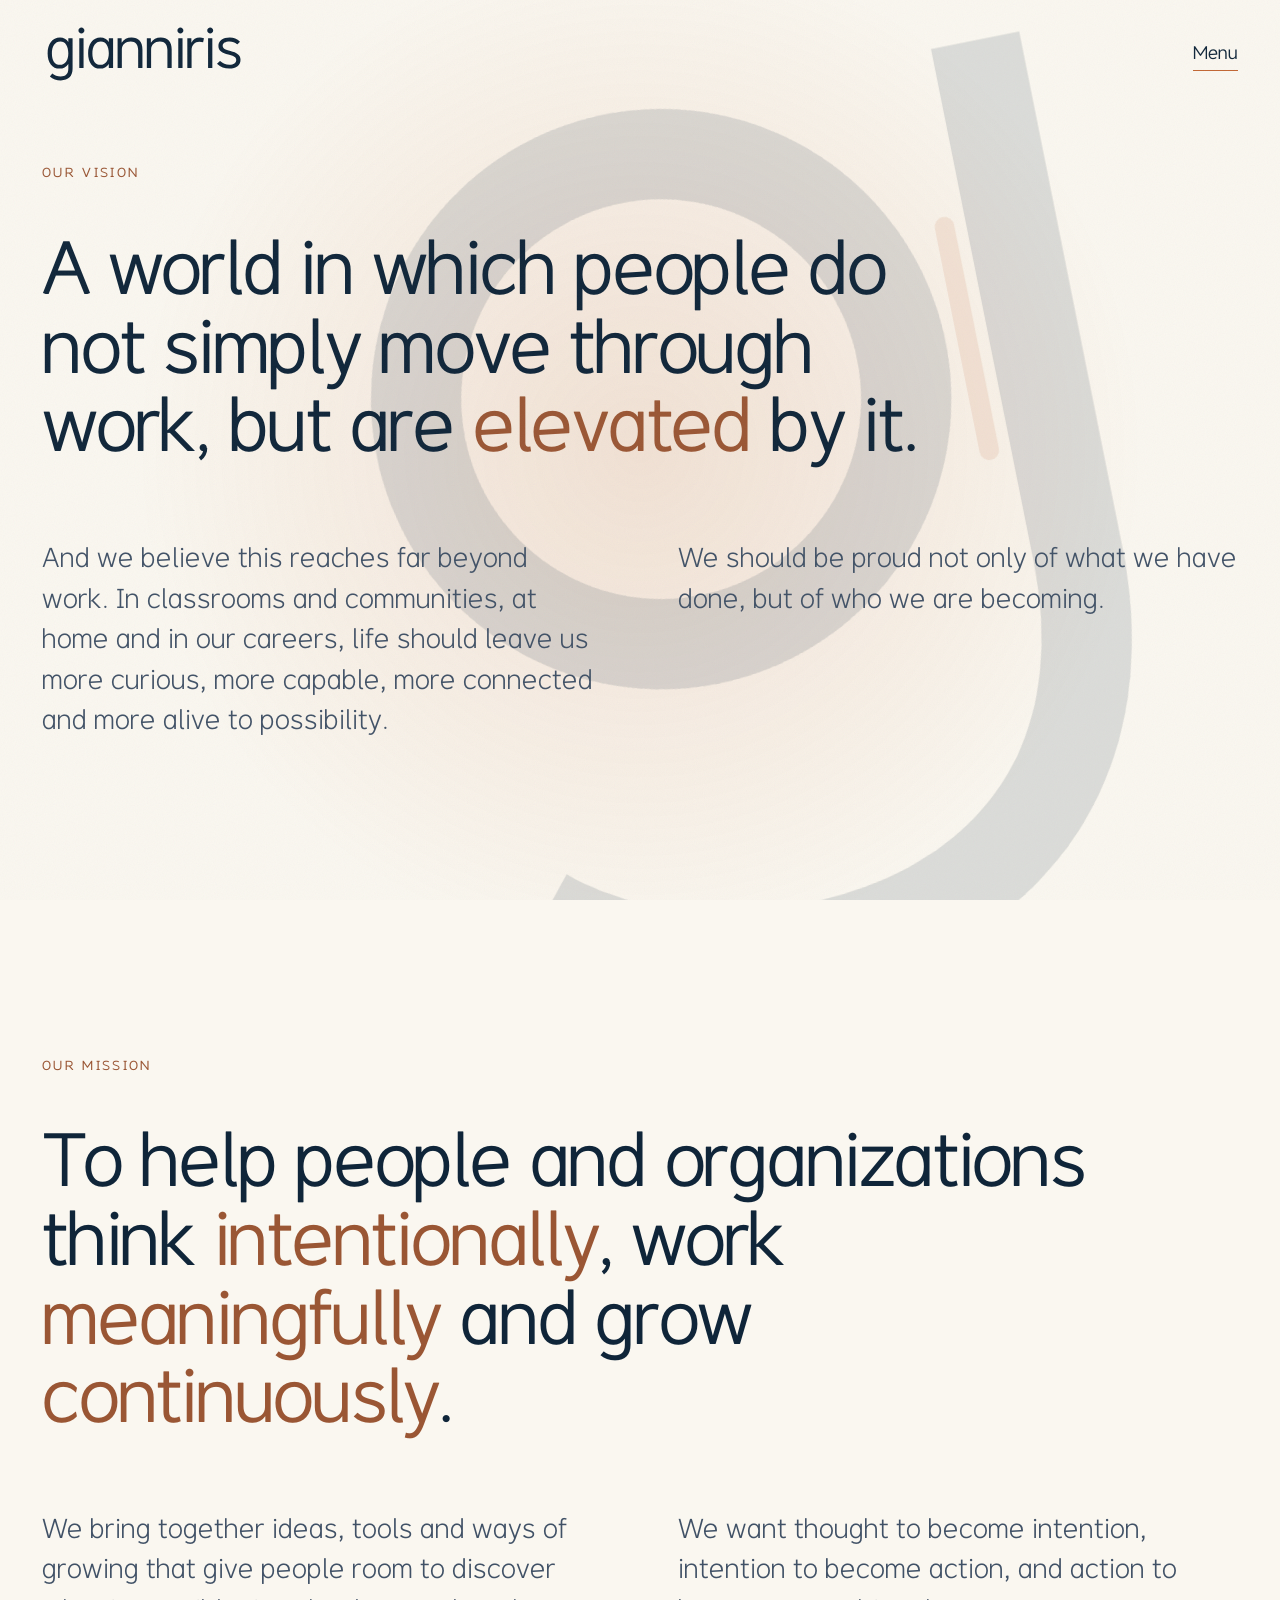
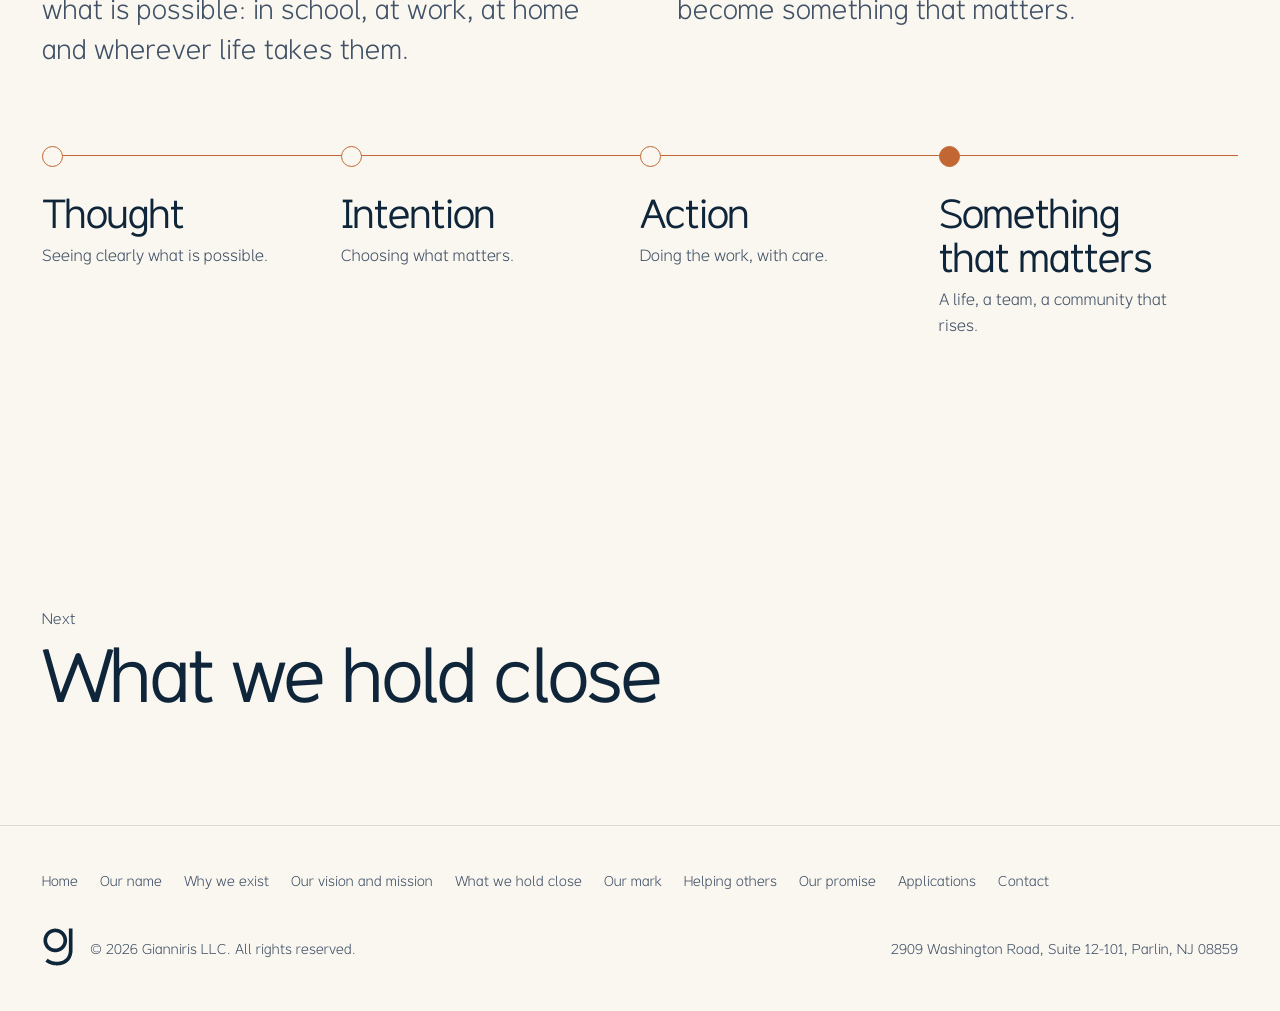
<file: vision/index.html>
<!doctype html>
<html lang="en" data-mode="light" data-tone="day">
<head>
<meta charset="utf-8">
<meta name="viewport" content="width=device-width, initial-scale=1, viewport-fit=cover">
<title>Our vision and mission | Gianniris</title>
<link rel="canonical" href="https://gianniris.com/vision/">
<meta name="description" content="A world in which people do not simply move through work, but are elevated by it.">
<link rel="icon" href="/img/favicon-32.png" sizes="32x32">
<link rel="apple-touch-icon" href="/img/apple-touch-icon.png">
<link rel="preload" href="/fonts/Gianniris-Medium.otf" as="font" type="font/otf" crossorigin>
<script>if(/^#dark(:|$)/.test(location.hash))document.documentElement.setAttribute('data-mode','dark')</script>
<link rel="stylesheet" href="/site.css">
</head>
<body class="p-vision" data-page="vision">
<div id="world" aria-hidden="true"><div class="halo"></div><div class="art" id="wart"><svg class="f" id="wa" viewBox="0 0 340 280"><path d="M226.9 98.0 L226.9 97.5 L226.9 97.1 L226.9 96.6 L226.9 96.2 L226.8 95.7 L226.8 95.3 L226.8 94.8 L226.8 94.3 L226.7 93.9 L226.7 93.4 L226.7 93.0 L226.6 92.5 L226.6 92.1 L226.6 91.6 L226.5 91.2 L226.5 90.7 L226.4 90.3 L226.4 89.8 L226.3 89.4 L226.2 88.9 L226.2 88.5 L226.1 88.0 L226.0 87.6 L226.0 87.1 L225.9 86.7 L225.8 86.2 L225.7 85.8 L225.7 85.4 L225.6 84.9 L225.5 84.5 L225.4 84.0 L225.3 83.6 L225.2 83.1 L225.1 82.7 L225.0 82.2 L224.9 81.8 L224.8 81.4 L224.7 80.9 L224.6 80.5 L224.5 80.0 L224.4 79.6 L224.2 79.2 L224.1 78.7 L224.0 78.3 L223.9 77.9 L223.7 77.4 L223.6 77.0 L223.5 76.6 L223.3 76.1 L223.2 75.7 L223.0 75.3 L222.9 74.8 L222.7 74.4 L222.6 74.0 L222.4 73.6 L222.3 73.1 L222.1 72.7 L222.0 72.3 L221.8 71.9 L221.6 71.4 L221.5 71.0 L221.3 70.6 L221.1 70.2 L220.9 69.8 L220.8 69.4 L220.6 68.9 L220.4 68.5 L220.2 68.1 L220.0 67.7 L219.8 67.3 L219.6 66.9 L219.4 66.5 L219.2 66.1 L219.0 65.7 L218.8 65.3 L218.6 64.9 L218.4 64.5 L218.2 64.1 L218.0 63.7 L217.8 63.3 L217.5 62.9 L217.3 62.5 L217.1 62.1 L216.9 61.7 L216.6 61.3 L216.4 60.9 L216.2 60.5 L215.9 60.1 L215.7 59.7 L215.5 59.4 L215.2 59.0 L215.0 58.6 L214.7 58.2 L214.5 57.8 L214.2 57.5 L214.0 57.1 L213.7 56.7 L213.4 56.3 L213.2 56.0 L212.9 55.6 L212.6 55.2 L212.4 54.9 L212.1 54.5 L211.8 54.1 L211.6 53.8 L211.3 53.4 L211.0 53.1 L210.7 52.7 L210.4 52.4 L210.1 52.0 L209.9 51.7 L209.6 51.3 L209.3 51.0 L209.0 50.6 L208.7 50.3 L208.4 49.9 L208.1 49.6 L207.8 49.3 L207.5 48.9 L207.2 48.6 L206.9 48.3 L206.5 47.9 L206.2 47.6 L205.9 47.3 L205.6 47.0 L205.3 46.6 L205.0 46.3 L204.6 46.0 L204.3 45.7 L204.0 45.4 L203.6 45.1 L203.3 44.8 L203.0 44.4 L202.6 44.1 L202.3 43.8 L202.0 43.5 L201.6 43.2 L201.3 42.9 L200.9 42.6 L200.6 42.3 L200.3 42.1 L199.9 41.8 L199.6 41.5 L199.2 41.2 L198.8 40.9 L198.5 40.6 L198.1 40.4 L197.8 40.1 L197.4 39.8 L197.0 39.5 L196.7 39.3 L196.3 39.0 L195.9 38.7 L195.6 38.5 L195.2 38.2 L194.8 38.0 L194.5 37.7 L194.1 37.5 L193.7 37.2 L193.3 37.0 L192.9 36.7 L192.6 36.5 L192.2 36.2 L191.8 36.0 L191.4 35.7 L191.0 35.5 L190.6 35.3 L190.2 35.0 L189.8 34.8 L189.4 34.6 L189.1 34.4 L188.7 34.2 L188.3 33.9 L187.9 33.7 L187.5 33.5 L187.1 33.3 L186.7 33.1 L186.3 32.9 L185.8 32.7 L185.4 32.5 L185.0 32.3 L184.6 32.1 L184.2 31.9 L183.8 31.7 L183.4 31.5 L183.0 31.3 L182.6 31.2 L182.1 31.0 L181.7 30.8 L181.3 30.6 L180.9 30.5 L180.5 30.3 L180.0 30.1 L179.6 30.0 L179.2 29.8 L178.8 29.6 L178.4 29.5 L177.9 29.3 L177.5 29.2 L177.1 29.0 L176.6 28.9 L176.2 28.7 L175.8 28.6 L175.3 28.4 L174.9 28.3 L174.5 28.2 L174.0 28.1 L173.6 27.9 L173.2 27.8 L172.7 27.7 L172.3 27.6 L171.9 27.4 L171.4 27.3 L171.0 27.2 L170.5 27.1 L170.1 27.0 L169.7 26.9 L169.2 26.8 L168.8 26.7 L168.3 26.6 L167.9 26.5 L167.4 26.4 L167.0 26.3 L166.6 26.2 L166.1 26.2 L165.7 26.1 L165.2 26.0 L164.8 25.9 L164.3 25.9 L163.9 25.8 L163.4 25.7 L163.0 25.7 L162.5 25.6 L162.1 25.6 L161.6 25.5 L161.2 25.5 L160.7 25.4 L160.3 25.4 L159.8 25.3 L159.4 25.3 L158.9 25.2 L158.5 25.2 L158.0 25.2 L157.6 25.1 L157.1 25.1 L156.7 25.1 L156.2 25.1 L155.8 25.1 L155.3 25.0 L154.8 25.0 L154.4 25.0 L153.9 25.0 L153.5 25.0 L153.0 25.0 L152.6 25.0 L152.1 25.0 L151.7 25.0 L151.2 25.0 L150.8 25.0 L150.3 25.1 L149.9 25.1 L149.4 25.1 L149.0 25.1 L148.5 25.1 L148.1 25.2 L147.6 25.2 L147.1 25.2 L146.7 25.3 L146.2 25.3 L145.8 25.4 L145.3 25.4 L144.9 25.5 L144.4 25.5 L144.0 25.6 L143.5 25.6 L143.1 25.7 L142.6 25.7 L142.2 25.8 L141.7 25.9 L141.3 25.9 L140.9 26.0 L140.4 26.1 L140.0 26.2 L139.5 26.2 L139.1 26.3 L138.6 26.4 L138.2 26.5 L137.7 26.6 L137.3 26.7 L136.8 26.8 L136.4 26.9 L136.0 27.0 L135.5 27.1 L135.1 27.2 L134.6 27.3 L134.2 27.4 L133.8 27.6 L133.3 27.7 L132.9 27.8 L132.5 27.9 L132.0 28.1 L131.6 28.2 L131.2 28.3 L130.7 28.4 L130.3 28.6 L129.9 28.7 L129.4 28.9 L129.0 29.0 L128.6 29.2 L128.1 29.3 L127.7 29.5 L127.3 29.6 L126.9 29.8 L126.4 30.0 L126.0 30.1 L125.6 30.3 L125.2 30.5 L124.8 30.6 L124.3 30.8 L123.9 31.0 L123.5 31.2 L123.1 31.3 L122.7 31.5 L122.3 31.7 L121.9 31.9 L121.4 32.1 L121.0 32.3 L120.6 32.5 L120.2 32.7 L119.8 32.9 L119.4 33.1 L119.0 33.3 L118.6 33.5 L118.2 33.7 L117.8 33.9 L117.4 34.2 L117.0 34.4 L116.6 34.6 L116.2 34.8 L115.8 35.0 L115.4 35.3 L115.1 35.5 L114.7 35.7 L114.3 36.0 L113.9 36.2 L113.5 36.5 L113.1 36.7 L112.7 37.0 L112.4 37.2 L112.0 37.5 L111.6 37.7 L111.2 38.0 L110.9 38.2 L110.5 38.5 L110.1 38.7 L109.8 39.0 L109.4 39.3 L109.0 39.5 L108.7 39.8 L108.3 40.1 L107.9 40.4 L107.6 40.6 L107.2 40.9 L106.9 41.2 L106.5 41.5 L106.2 41.8 L105.8 42.1 L105.5 42.3 L105.1 42.6 L104.8 42.9 L104.4 43.2 L104.1 43.5 L103.8 43.8 L103.4 44.1 L103.1 44.4 L102.8 44.8 L102.4 45.1 L102.1 45.4 L101.8 45.7 L101.4 46.0 L101.1 46.3 L100.8 46.6 L100.5 47.0 L100.2 47.3 L99.8 47.6 L99.5 47.9 L99.2 48.3 L98.9 48.6 L98.6 48.9 L98.3 49.3 L98.0 49.6 L97.7 49.9 L97.4 50.3 L97.1 50.6 L96.8 51.0 L96.5 51.3 L96.2 51.7 L95.9 52.0 L95.6 52.4 L95.4 52.7 L95.1 53.1 L94.8 53.4 L94.5 53.8 L94.2 54.1 L94.0 54.5 L93.7 54.9 L93.4 55.2 L93.2 55.6 L92.9 56.0 L92.6 56.3 L92.4 56.7 L92.1 57.1 L91.9 57.5 L91.6 57.8 L91.4 58.2 L91.1 58.6 L90.9 59.0 L90.6 59.4 L90.4 59.7 L90.1 60.1 L89.9 60.5 L89.7 60.9 L89.4 61.3 L89.2 61.7 L89.0 62.1 L88.8 62.5 L88.5 62.9 L88.3 63.3 L88.1 63.7 L87.9 64.1 L87.7 64.5 L87.5 64.9 L87.3 65.3 L87.0 65.7 L86.8 66.1 L86.6 66.5 L86.4 66.9 L86.3 67.3 L86.1 67.7 L85.9 68.1 L85.7 68.5 L85.5 68.9 L85.3 69.4 L85.1 69.8 L85.0 70.2 L84.8 70.6 L84.6 71.0 L84.4 71.4 L84.3 71.9 L84.1 72.3 L83.9 72.7 L83.8 73.1 L83.6 73.6 L83.5 74.0 L83.3 74.4 L83.2 74.8 L83.0 75.3 L82.9 75.7 L82.7 76.1 L82.6 76.6 L82.5 77.0 L82.3 77.4 L82.2 77.9 L82.1 78.3 L82.0 78.7 L81.8 79.2 L81.7 79.6 L81.6 80.0 L81.5 80.5 L81.4 80.9 L81.3 81.4 L81.2 81.8 L81.1 82.2 L81.0 82.7 L80.9 83.1 L80.8 83.6 L80.7 84.0 L80.6 84.5 L80.5 84.9 L80.4 85.4 L80.3 85.8 L80.2 86.2 L80.2 86.7 L80.1 87.1 L80.0 87.6 L80.0 88.0 L79.9 88.5 L79.8 88.9 L79.8 89.4 L79.7 89.8 L79.7 90.3 L79.6 90.7 L79.6 91.2 L79.5 91.6 L79.5 92.1 L79.4 92.5 L79.4 93.0 L79.4 93.4 L79.3 93.9 L79.3 94.3 L79.3 94.8 L79.2 95.3 L79.2 95.7 L79.2 96.2 L79.2 96.6 L79.2 97.1 L79.2 97.5 L79.2 98.0 L79.2 98.4 L79.2 98.9 L79.2 99.3 L79.2 99.8 L79.2 100.2 L79.2 100.7 L79.2 101.1 L79.2 101.6 L79.2 102.0 L79.2 102.5 L79.3 103.0 L79.3 103.4 L79.3 103.9 L79.4 104.3 L79.4 104.8 L79.4 105.2 L79.5 105.7 L79.5 106.1 L79.6 106.6 L79.6 107.0 L79.7 107.5 L79.7 107.9 L79.8 108.4 L79.8 108.8 L79.9 109.3 L80.0 109.7 L80.0 110.2 L80.1 110.6 L80.2 111.1 L80.2 111.5 L80.3 112.0 L80.4 112.4 L80.5 112.8 L80.6 113.3 L80.7 113.7 L80.8 114.2 L80.9 114.6 L81.0 115.1 L81.1 115.5 L81.2 115.9 L81.3 116.4 L81.4 116.8 L81.5 117.3 L81.6 117.7 L81.7 118.1 L81.8 118.6 L82.0 119.0 L82.1 119.5 L82.2 119.9 L82.3 120.3 L82.5 120.8 L82.6 121.2 L82.7 121.6 L82.9 122.0 L83.0 122.5 L83.2 122.9 L83.3 123.3 L83.5 123.8 L83.6 124.2 L83.8 124.6 L83.9 125.0 L84.1 125.5 L84.3 125.9 L84.4 126.3 L84.6 126.7 L84.8 127.1 L85.0 127.6 L85.1 128.0 L85.3 128.4 L85.5 128.8 L85.7 129.2 L85.9 129.6 L86.1 130.1 L86.3 130.5 L86.4 130.9 L86.6 131.3 L86.8 131.7 L87.0 132.1 L87.3 132.5 L87.5 132.9 L87.7 133.3 L87.9 133.7 L88.1 134.1 L88.3 134.5 L88.5 134.9 L88.8 135.3 L89.0 135.7 L89.2 136.1 L89.4 136.5 L89.7 136.9 L89.9 137.2 L90.1 137.6 L90.4 138.0 L90.6 138.4 L90.9 138.8 L91.1 139.2 L91.4 139.5 L91.6 139.9 L91.9 140.3 L92.1 140.7 L92.4 141.0 L92.6 141.4 L92.9 141.8 L93.2 142.2 L93.4 142.5 L93.7 142.9 L94.0 143.2 L94.2 143.6 L94.5 144.0 L94.8 144.3 L95.1 144.7 L95.4 145.0 L95.6 145.4 L95.9 145.7 L96.2 146.1 L96.5 146.4 L96.8 146.8 L97.1 147.1 L97.4 147.5 L97.7 147.8 L98.0 148.2 L98.3 148.5 L98.6 148.8 L98.9 149.2 L99.2 149.5 L99.5 149.8 L99.8 150.1 L100.2 150.5 L100.5 150.8 L100.8 151.1 L101.1 151.4 L101.4 151.8 L101.8 152.1 L102.1 152.4 L102.4 152.7 L102.8 153.0 L103.1 153.3 L103.4 153.6 L103.8 153.9 L104.1 154.2 L104.4 154.5 L104.8 154.8 L105.1 155.1 L105.5 155.4 L105.8 155.7 L106.2 156.0 L106.5 156.3 L106.9 156.6 L107.2 156.8 L107.6 157.1 L107.9 157.4 L108.3 157.7 L108.7 157.9 L109.0 158.2 L109.4 158.5 L109.8 158.7 L110.1 159.0 L110.5 159.3 L110.9 159.5 L111.2 159.8 L111.6 160.0 L112.0 160.3 L112.4 160.6 L112.7 160.8 L113.1 161.0 L113.5 161.3 L113.9 161.5 L114.3 161.8 L114.7 162.0 L115.1 162.2 L115.4 162.5 L115.8 162.7 L116.2 162.9 L116.6 163.2 L117.0 163.4 L117.4 163.6 L117.8 163.8 L118.2 164.0 L118.6 164.2 L119.0 164.5 L119.4 164.7 L119.8 164.9 L120.2 165.1 L120.6 165.3 L121.0 165.5 L121.4 165.7 L121.9 165.9 L122.3 166.0 L122.7 166.2 L123.1 166.4 L123.5 166.6 L123.9 166.8 L124.3 167.0 L124.8 167.1 L125.2 167.3 L125.6 167.5 L126.0 167.6 L126.4 167.8 L126.9 168.0 L127.3 168.1 L127.7 168.3 L128.1 168.4 L128.6 168.6 L129.0 168.7 L129.4 168.9 L129.9 169.0 L130.3 169.2 L130.7 169.3 L131.2 169.4 L131.6 169.6 L132.0 169.7 L132.5 169.8 L132.9 170.0 L133.3 170.1 L133.8 170.2 L134.2 170.3 L134.6 170.4 L135.1 170.5 L135.5 170.6 L136.0 170.8 L136.4 170.9 L136.8 171.0 L137.3 171.1 L137.7 171.2 L138.2 171.2 L138.6 171.3 L139.1 171.4 L139.5 171.5 L140.0 171.6 L140.4 171.7 L140.9 171.7 L141.3 171.8 L141.7 171.9 L142.2 172.0 L142.6 172.0 L143.1 172.1 L143.5 172.1 L144.0 172.2 L144.4 172.3 L144.9 172.3 L145.3 172.4 L145.8 172.4 L146.2 172.4 L146.7 172.5 L147.1 172.5 L147.6 172.6 L148.1 172.6 L148.5 172.6 L149.0 172.6 L149.4 172.7 L149.9 172.7 L150.3 172.7 L150.8 172.7 L151.2 172.7 L151.7 172.7 L152.1 172.7 L152.6 172.8 L153.0 172.8 L153.5 172.8 L153.9 172.7 L154.4 172.7 L154.8 172.7 L155.3 172.7 L155.8 172.7 L156.2 172.7 L156.7 172.7 L157.1 172.6 L157.6 172.6 L158.0 172.6 L158.5 172.6 L158.9 172.5 L159.4 172.5 L159.8 172.4 L160.3 172.4 L160.7 172.4 L161.2 172.3 L161.6 172.3 L162.1 172.2 L162.5 172.1 L163.0 172.1 L163.4 172.0 L163.9 172.0 L164.3 171.9 L164.8 171.8 L165.2 171.7 L165.7 171.7 L166.1 171.6 L166.6 171.5 L167.0 171.4 L167.4 171.3 L167.9 171.2 L168.3 171.2 L168.8 171.1 L169.2 171.0 L169.7 170.9 L170.1 170.8 L170.5 170.6 L171.0 170.5 L171.4 170.4 L171.9 170.3 L172.3 170.2 L172.7 170.1 L173.2 170.0 L173.6 169.8 L174.0 169.7 L174.5 169.6 L174.9 169.4 L175.3 169.3 L175.8 169.2 L176.2 169.0 L176.6 168.9 L177.1 168.7 L177.5 168.6 L177.9 168.4 L178.4 168.3 L178.8 168.1 L179.2 168.0 L179.6 167.8 L180.0 167.6 L180.5 167.5 L180.9 167.3 L181.3 167.1 L181.7 167.0 L182.1 166.8 L182.6 166.6 L183.0 166.4 L183.4 166.2 L183.8 166.0 L184.2 165.9 L184.6 165.7 L185.0 165.5 L185.4 165.3 L185.8 165.1 L186.3 164.9 L186.7 164.7 L187.1 164.5 L187.5 164.2 L187.9 164.0 L188.3 163.8 L188.7 163.6 L189.1 163.4 L189.4 163.2 L189.8 162.9 L190.2 162.7 L190.6 162.5 L191.0 162.2 L191.4 162.0 L191.8 161.8 L192.2 161.5 L192.6 161.3 L192.9 161.0 L193.3 160.8 L193.7 160.6 L194.1 160.3 L194.5 160.0 L194.8 159.8 L195.2 159.5 L195.6 159.3 L195.9 159.0 L196.3 158.7 L196.7 158.5 L197.0 158.2 L197.4 157.9 L197.8 157.7 L198.1 157.4 L198.5 157.1 L198.8 156.8 L199.2 156.6 L199.6 156.3 L199.9 156.0 L200.3 155.7 L200.6 155.4 L200.9 155.1 L201.3 154.8 L201.6 154.5 L202.0 154.2 L202.3 153.9 L202.6 153.6 L203.0 153.3 L203.3 153.0 L203.6 152.7 L204.0 152.4 L204.3 152.1 L204.6 151.8 L205.0 151.4 L205.3 151.1 L205.6 150.8 L205.9 150.5 L206.2 150.1 L206.5 149.8 L206.9 149.5 L207.2 149.2 L207.5 148.8 L207.8 148.5 L208.1 148.2 L208.4 147.8 L208.7 147.5 L209.0 147.1 L209.3 146.8 L209.6 146.4 L209.9 146.1 L210.1 145.7 L210.4 145.4 L210.7 145.0 L211.0 144.7 L211.3 144.3 L211.6 144.0 L211.8 143.6 L212.1 143.2 L212.4 142.9 L212.6 142.5 L212.9 142.2 L213.2 141.8 L213.4 141.4 L213.7 141.0 L214.0 140.7 L214.2 140.3 L214.5 139.9 L214.7 139.5 L215.0 139.2 L215.2 138.8 L215.5 138.4 L215.7 138.0 L215.9 137.6 L216.2 137.2 L216.4 136.9 L216.6 136.5 L216.9 136.1 L217.1 135.7 L217.3 135.3 L217.5 134.9 L217.8 134.5 L218.0 134.1 L218.2 133.7 L218.4 133.3 L218.6 132.9 L218.8 132.5 L219.0 132.1 L219.2 131.7 L219.4 131.3 L219.6 130.9 L219.8 130.5 L220.0 130.1 L220.2 129.6 L220.4 129.2 L220.6 128.8 L220.8 128.4 L220.9 128.0 L221.1 127.6 L221.3 127.1 L221.5 126.7 L221.6 126.3 L221.8 125.9 L222.0 125.5 L222.1 125.0 L222.3 124.6 L222.4 124.2 L222.6 123.8 L222.7 123.3 L222.9 122.9 L223.0 122.5 L223.2 122.0 L223.3 121.6 L223.5 121.2 L223.6 120.8 L223.7 120.3 L223.9 119.9 L224.0 119.5 L224.1 119.0 L224.2 118.6 L224.4 118.1 L224.5 117.7 L224.6 117.3 L224.7 116.8 L224.8 116.4 L224.9 115.9 L225.0 115.5 L225.1 115.1 L225.2 114.6 L225.3 114.2 L225.4 113.7 L225.5 113.3 L225.6 112.8 L225.7 112.4 L225.7 112.0 L225.8 111.5 L225.9 111.1 L226.0 110.6 L226.0 110.2 L226.1 109.7 L226.2 109.3 L226.2 108.8 L226.3 108.4 L226.4 107.9 L226.4 107.5 L226.5 107.0 L226.5 106.6 L226.6 106.1 L226.6 105.7 L226.6 105.2 L226.7 104.8 L226.7 104.3 L226.7 103.9 L226.8 103.4 L226.8 103.0 L226.8 102.5 L226.8 102.0 L226.9 101.6 L226.9 101.1 L226.9 100.7 L226.9 100.2 L226.9 99.8 L226.9 99.3 L226.9 98.9 L226.9 98.4ZM203.9 99.5 L203.9 99.8 L203.9 100.1 L203.9 100.4 L203.9 100.7 L203.9 101.1 L203.9 101.4 L203.9 101.7 L203.8 102.0 L203.8 102.3 L203.8 102.6 L203.8 102.9 L203.7 103.2 L203.7 103.6 L203.7 103.9 L203.7 104.2 L203.6 104.5 L203.6 104.8 L203.5 105.1 L203.5 105.4 L203.5 105.7 L203.4 106.0 L203.4 106.3 L203.3 106.7 L203.3 107.0 L203.2 107.3 L203.2 107.6 L203.1 107.9 L203.1 108.2 L203.0 108.5 L203.0 108.8 L202.9 109.1 L202.8 109.4 L202.8 109.7 L202.7 110.0 L202.6 110.3 L202.6 110.6 L202.5 110.9 L202.4 111.2 L202.3 111.5 L202.2 111.8 L202.2 112.1 L202.1 112.4 L202.0 112.8 L201.9 113.1 L201.8 113.4 L201.7 113.6 L201.6 113.9 L201.6 114.2 L201.5 114.5 L201.4 114.8 L201.3 115.1 L201.2 115.4 L201.1 115.7 L201.0 116.0 L200.8 116.3 L200.7 116.6 L200.6 116.9 L200.5 117.2 L200.4 117.5 L200.3 117.8 L200.2 118.1 L200.1 118.4 L199.9 118.6 L199.8 118.9 L199.7 119.2 L199.6 119.5 L199.4 119.8 L199.3 120.1 L199.2 120.4 L199.0 120.6 L198.9 120.9 L198.8 121.2 L198.6 121.5 L198.5 121.8 L198.4 122.0 L198.2 122.3 L198.1 122.6 L197.9 122.9 L197.8 123.1 L197.6 123.4 L197.5 123.7 L197.3 124.0 L197.2 124.2 L197.0 124.5 L196.8 124.8 L196.7 125.0 L196.5 125.3 L196.4 125.6 L196.2 125.8 L196.0 126.1 L195.9 126.4 L195.7 126.6 L195.5 126.9 L195.4 127.2 L195.2 127.4 L195.0 127.7 L194.8 127.9 L194.6 128.2 L194.5 128.4 L194.3 128.7 L194.1 128.9 L193.9 129.2 L193.7 129.4 L193.5 129.7 L193.3 129.9 L193.2 130.2 L193.0 130.4 L192.8 130.7 L192.6 130.9 L192.4 131.2 L192.2 131.4 L192.0 131.6 L191.8 131.9 L191.6 132.1 L191.4 132.4 L191.2 132.6 L191.0 132.8 L190.7 133.1 L190.5 133.3 L190.3 133.5 L190.1 133.7 L189.9 134.0 L189.7 134.2 L189.5 134.4 L189.2 134.6 L189.0 134.9 L188.8 135.1 L188.6 135.3 L188.4 135.5 L188.1 135.7 L187.9 135.9 L187.7 136.2 L187.4 136.4 L187.2 136.6 L187.0 136.8 L186.7 137.0 L186.5 137.2 L186.3 137.4 L186.0 137.6 L185.8 137.8 L185.6 138.0 L185.3 138.2 L185.1 138.4 L184.8 138.6 L184.6 138.8 L184.3 139.0 L184.1 139.2 L183.9 139.4 L183.6 139.6 L183.4 139.8 L183.1 139.9 L182.8 140.1 L182.6 140.3 L182.3 140.5 L182.1 140.7 L181.8 140.8 L181.6 141.0 L181.3 141.2 L181.0 141.4 L180.8 141.5 L180.5 141.7 L180.3 141.9 L180.0 142.0 L179.7 142.2 L179.5 142.4 L179.2 142.5 L178.9 142.7 L178.7 142.8 L178.4 143.0 L178.1 143.2 L177.8 143.3 L177.6 143.5 L177.3 143.6 L177.0 143.8 L176.8 143.9 L176.5 144.0 L176.2 144.2 L175.9 144.3 L175.6 144.5 L175.4 144.6 L175.1 144.7 L174.8 144.9 L174.5 145.0 L174.2 145.1 L173.9 145.3 L173.7 145.4 L173.4 145.5 L173.1 145.7 L172.8 145.8 L172.5 145.9 L172.2 146.0 L171.9 146.1 L171.6 146.2 L171.4 146.4 L171.1 146.5 L170.8 146.6 L170.5 146.7 L170.2 146.8 L169.9 146.9 L169.6 147.0 L169.3 147.1 L169.0 147.2 L168.7 147.3 L168.4 147.4 L168.1 147.5 L167.8 147.6 L167.5 147.7 L167.2 147.8 L166.9 147.8 L166.6 147.9 L166.3 148.0 L166.0 148.1 L165.7 148.2 L165.4 148.2 L165.1 148.3 L164.8 148.4 L164.5 148.5 L164.2 148.5 L163.9 148.6 L163.6 148.7 L163.3 148.7 L163.0 148.8 L162.7 148.9 L162.4 148.9 L162.0 149.0 L161.7 149.0 L161.4 149.1 L161.1 149.1 L160.8 149.2 L160.5 149.2 L160.2 149.3 L159.9 149.3 L159.6 149.3 L159.3 149.4 L159.0 149.4 L158.6 149.5 L158.3 149.5 L158.0 149.5 L157.7 149.6 L157.4 149.6 L157.1 149.6 L156.8 149.6 L156.5 149.7 L156.2 149.7 L155.8 149.7 L155.5 149.7 L155.2 149.7 L154.9 149.7 L154.6 149.7 L154.3 149.8 L154.0 149.8 L153.7 149.8 L153.3 149.8 L153.0 149.8 L152.7 149.8 L152.4 149.8 L152.1 149.8 L151.8 149.8 L151.5 149.7 L151.2 149.7 L150.9 149.7 L150.5 149.7 L150.2 149.7 L149.9 149.7 L149.6 149.7 L149.3 149.6 L149.0 149.6 L148.7 149.6 L148.4 149.6 L148.0 149.5 L147.7 149.5 L147.4 149.5 L147.1 149.4 L146.8 149.4 L146.5 149.3 L146.2 149.3 L145.9 149.3 L145.6 149.2 L145.3 149.2 L145.0 149.1 L144.6 149.1 L144.3 149.0 L144.0 149.0 L143.7 148.9 L143.4 148.9 L143.1 148.8 L142.8 148.7 L142.5 148.7 L142.2 148.6 L141.9 148.5 L141.6 148.5 L141.3 148.4 L141.0 148.3 L140.7 148.2 L140.4 148.2 L140.1 148.1 L139.8 148.0 L139.5 147.9 L139.2 147.8 L138.9 147.8 L138.6 147.7 L138.3 147.6 L138.0 147.5 L137.7 147.4 L137.4 147.3 L137.1 147.2 L136.8 147.1 L136.5 147.0 L136.2 146.9 L135.9 146.8 L135.6 146.7 L135.3 146.6 L135.0 146.5 L134.7 146.4 L134.4 146.2 L134.1 146.1 L133.8 146.0 L133.6 145.9 L133.3 145.8 L133.0 145.7 L132.7 145.5 L132.4 145.4 L132.1 145.3 L131.8 145.1 L131.6 145.0 L131.3 144.9 L131.0 144.7 L130.7 144.6 L130.4 144.5 L130.2 144.3 L129.9 144.2 L129.6 144.0 L129.3 143.9 L129.0 143.8 L128.8 143.6 L128.5 143.5 L128.2 143.3 L128.0 143.2 L127.7 143.0 L127.4 142.8 L127.1 142.7 L126.9 142.5 L126.6 142.4 L126.3 142.2 L126.1 142.0 L125.8 141.9 L125.5 141.7 L125.3 141.5 L125.0 141.4 L124.8 141.2 L124.5 141.0 L124.2 140.8 L124.0 140.7 L123.7 140.5 L123.5 140.3 L123.2 140.1 L123.0 139.9 L122.7 139.8 L122.5 139.6 L122.2 139.4 L122.0 139.2 L121.7 139.0 L121.5 138.8 L121.2 138.6 L121.0 138.4 L120.8 138.2 L120.5 138.0 L120.3 137.8 L120.0 137.6 L119.8 137.4 L119.6 137.2 L119.3 137.0 L119.1 136.8 L118.9 136.6 L118.6 136.4 L118.4 136.2 L118.2 135.9 L117.9 135.7 L117.7 135.5 L117.5 135.3 L117.3 135.1 L117.0 134.9 L116.8 134.6 L116.6 134.4 L116.4 134.2 L116.2 134.0 L116.0 133.7 L115.7 133.5 L115.5 133.3 L115.3 133.1 L115.1 132.8 L114.9 132.6 L114.7 132.4 L114.5 132.1 L114.3 131.9 L114.1 131.6 L113.9 131.4 L113.7 131.2 L113.5 130.9 L113.3 130.7 L113.1 130.4 L112.9 130.2 L112.7 129.9 L112.5 129.7 L112.3 129.4 L112.2 129.2 L112.0 128.9 L111.8 128.7 L111.6 128.4 L111.4 128.2 L111.2 127.9 L111.1 127.7 L110.9 127.4 L110.7 127.2 L110.5 126.9 L110.4 126.6 L110.2 126.4 L110.0 126.1 L109.9 125.8 L109.7 125.6 L109.5 125.3 L109.4 125.0 L109.2 124.8 L109.1 124.5 L108.9 124.2 L108.8 124.0 L108.6 123.7 L108.5 123.4 L108.3 123.1 L108.2 122.9 L108.0 122.6 L107.9 122.3 L107.7 122.0 L107.6 121.8 L107.4 121.5 L107.3 121.2 L107.2 120.9 L107.0 120.6 L106.9 120.4 L106.8 120.1 L106.6 119.8 L106.5 119.5 L106.4 119.2 L106.3 118.9 L106.1 118.6 L106.0 118.4 L105.9 118.1 L105.8 117.8 L105.7 117.5 L105.6 117.2 L105.4 116.9 L105.3 116.6 L105.2 116.3 L105.1 116.0 L105.0 115.7 L104.9 115.4 L104.8 115.1 L104.7 114.8 L104.6 114.5 L104.5 114.2 L104.4 113.9 L104.3 113.6 L104.2 113.4 L104.2 113.1 L104.1 112.8 L104.0 112.4 L103.9 112.1 L103.8 111.8 L103.7 111.5 L103.7 111.2 L103.6 110.9 L103.5 110.6 L103.4 110.3 L103.4 110.0 L103.3 109.7 L103.2 109.4 L103.2 109.1 L103.1 108.8 L103.1 108.5 L103.0 108.2 L102.9 107.9 L102.9 107.6 L102.8 107.3 L102.8 107.0 L102.7 106.7 L102.7 106.3 L102.6 106.0 L102.6 105.7 L102.6 105.4 L102.5 105.1 L102.5 104.8 L102.5 104.5 L102.4 104.2 L102.4 103.9 L102.4 103.6 L102.3 103.2 L102.3 102.9 L102.3 102.6 L102.3 102.3 L102.2 102.0 L102.2 101.7 L102.2 101.4 L102.2 101.1 L102.2 100.7 L102.2 100.4 L102.2 100.1 L102.2 99.8 L102.1 99.5 L102.1 99.2 L102.1 98.9 L102.1 98.6 L102.1 98.3 L102.2 97.9 L102.2 97.6 L102.2 97.3 L102.2 97.0 L102.2 96.7 L102.2 96.4 L102.2 96.1 L102.2 95.8 L102.3 95.4 L102.3 95.1 L102.3 94.8 L102.3 94.5 L102.4 94.2 L102.4 93.9 L102.4 93.6 L102.5 93.3 L102.5 93.0 L102.5 92.6 L102.6 92.3 L102.6 92.0 L102.6 91.7 L102.7 91.4 L102.7 91.1 L102.8 90.8 L102.8 90.5 L102.9 90.2 L102.9 89.9 L103.0 89.6 L103.1 89.3 L103.1 88.9 L103.2 88.6 L103.2 88.3 L103.3 88.0 L103.4 87.7 L103.4 87.4 L103.5 87.1 L103.6 86.8 L103.7 86.5 L103.7 86.2 L103.8 85.9 L103.9 85.6 L104.0 85.3 L104.1 85.0 L104.2 84.7 L104.2 84.4 L104.3 84.1 L104.4 83.8 L104.5 83.5 L104.6 83.2 L104.7 82.9 L104.8 82.6 L104.9 82.3 L105.0 82.0 L105.1 81.7 L105.2 81.4 L105.3 81.1 L105.4 80.9 L105.6 80.6 L105.7 80.3 L105.8 80.0 L105.9 79.7 L106.0 79.4 L106.1 79.1 L106.3 78.8 L106.4 78.5 L106.5 78.3 L106.6 78.0 L106.8 77.7 L106.9 77.4 L107.0 77.1 L107.2 76.8 L107.3 76.6 L107.4 76.3 L107.6 76.0 L107.7 75.7 L107.9 75.4 L108.0 75.2 L108.2 74.9 L108.3 74.6 L108.5 74.3 L108.6 74.1 L108.8 73.8 L108.9 73.5 L109.1 73.2 L109.2 73.0 L109.4 72.7 L109.5 72.4 L109.7 72.2 L109.9 71.9 L110.0 71.6 L110.2 71.4 L110.4 71.1 L110.5 70.9 L110.7 70.6 L110.9 70.3 L111.1 70.1 L111.2 69.8 L111.4 69.6 L111.6 69.3 L111.8 69.1 L112.0 68.8 L112.2 68.6 L112.3 68.3 L112.5 68.1 L112.7 67.8 L112.9 67.6 L113.1 67.3 L113.3 67.1 L113.5 66.8 L113.7 66.6 L113.9 66.3 L114.1 66.1 L114.3 65.9 L114.5 65.6 L114.7 65.4 L114.9 65.2 L115.1 64.9 L115.3 64.7 L115.5 64.5 L115.7 64.2 L116.0 64.0 L116.2 63.8 L116.4 63.6 L116.6 63.3 L116.8 63.1 L117.0 62.9 L117.3 62.7 L117.5 62.5 L117.7 62.2 L117.9 62.0 L118.2 61.8 L118.4 61.6 L118.6 61.4 L118.9 61.2 L119.1 61.0 L119.3 60.8 L119.6 60.5 L119.8 60.3 L120.0 60.1 L120.3 59.9 L120.5 59.7 L120.8 59.5 L121.0 59.3 L121.2 59.1 L121.5 58.9 L121.7 58.8 L122.0 58.6 L122.2 58.4 L122.5 58.2 L122.7 58.0 L123.0 57.8 L123.2 57.6 L123.5 57.4 L123.7 57.3 L124.0 57.1 L124.2 56.9 L124.5 56.7 L124.8 56.6 L125.0 56.4 L125.3 56.2 L125.5 56.0 L125.8 55.9 L126.1 55.7 L126.3 55.5 L126.6 55.4 L126.9 55.2 L127.1 55.1 L127.4 54.9 L127.7 54.7 L128.0 54.6 L128.2 54.4 L128.5 54.3 L128.8 54.1 L129.0 54.0 L129.3 53.8 L129.6 53.7 L129.9 53.6 L130.2 53.4 L130.4 53.3 L130.7 53.1 L131.0 53.0 L131.3 52.9 L131.6 52.7 L131.8 52.6 L132.1 52.5 L132.4 52.3 L132.7 52.2 L133.0 52.1 L133.3 52.0 L133.6 51.9 L133.8 51.7 L134.1 51.6 L134.4 51.5 L134.7 51.4 L135.0 51.3 L135.3 51.2 L135.6 51.1 L135.9 51.0 L136.2 50.9 L136.5 50.8 L136.8 50.7 L137.1 50.6 L137.4 50.5 L137.7 50.4 L138.0 50.3 L138.3 50.2 L138.6 50.1 L138.9 50.0 L139.2 49.9 L139.5 49.8 L139.8 49.7 L140.1 49.7 L140.4 49.6 L140.7 49.5 L141.0 49.4 L141.3 49.4 L141.6 49.3 L141.9 49.2 L142.2 49.2 L142.5 49.1 L142.8 49.0 L143.1 49.0 L143.4 48.9 L143.7 48.8 L144.0 48.8 L144.3 48.7 L144.6 48.7 L145.0 48.6 L145.3 48.6 L145.6 48.5 L145.9 48.5 L146.2 48.4 L146.5 48.4 L146.8 48.4 L147.1 48.3 L147.4 48.3 L147.7 48.3 L148.0 48.2 L148.4 48.2 L148.7 48.2 L149.0 48.1 L149.3 48.1 L149.6 48.1 L149.9 48.1 L150.2 48.1 L150.5 48.0 L150.9 48.0 L151.2 48.0 L151.5 48.0 L151.8 48.0 L152.1 48.0 L152.4 48.0 L152.7 48.0 L153.0 48.0 L153.3 48.0 L153.7 48.0 L154.0 48.0 L154.3 48.0 L154.6 48.0 L154.9 48.0 L155.2 48.0 L155.5 48.0 L155.8 48.1 L156.2 48.1 L156.5 48.1 L156.8 48.1 L157.1 48.1 L157.4 48.2 L157.7 48.2 L158.0 48.2 L158.3 48.3 L158.6 48.3 L159.0 48.3 L159.3 48.4 L159.6 48.4 L159.9 48.4 L160.2 48.5 L160.5 48.5 L160.8 48.6 L161.1 48.6 L161.4 48.7 L161.7 48.7 L162.0 48.8 L162.4 48.8 L162.7 48.9 L163.0 49.0 L163.3 49.0 L163.6 49.1 L163.9 49.2 L164.2 49.2 L164.5 49.3 L164.8 49.4 L165.1 49.4 L165.4 49.5 L165.7 49.6 L166.0 49.7 L166.3 49.7 L166.6 49.8 L166.9 49.9 L167.2 50.0 L167.5 50.1 L167.8 50.2 L168.1 50.3 L168.4 50.4 L168.7 50.5 L169.0 50.6 L169.3 50.7 L169.6 50.8 L169.9 50.9 L170.2 51.0 L170.5 51.1 L170.8 51.2 L171.1 51.3 L171.4 51.4 L171.6 51.5 L171.9 51.6 L172.2 51.7 L172.5 51.9 L172.8 52.0 L173.1 52.1 L173.4 52.2 L173.7 52.3 L173.9 52.5 L174.2 52.6 L174.5 52.7 L174.8 52.9 L175.1 53.0 L175.4 53.1 L175.6 53.3 L175.9 53.4 L176.2 53.6 L176.5 53.7 L176.8 53.8 L177.0 54.0 L177.3 54.1 L177.6 54.3 L177.8 54.4 L178.1 54.6 L178.4 54.7 L178.7 54.9 L178.9 55.1 L179.2 55.2 L179.5 55.4 L179.7 55.5 L180.0 55.7 L180.3 55.9 L180.5 56.0 L180.8 56.2 L181.0 56.4 L181.3 56.6 L181.6 56.7 L181.8 56.9 L182.1 57.1 L182.3 57.3 L182.6 57.4 L182.8 57.6 L183.1 57.8 L183.4 58.0 L183.6 58.2 L183.9 58.4 L184.1 58.6 L184.3 58.8 L184.6 58.9 L184.8 59.1 L185.1 59.3 L185.3 59.5 L185.6 59.7 L185.8 59.9 L186.0 60.1 L186.3 60.3 L186.5 60.5 L186.7 60.8 L187.0 61.0 L187.2 61.2 L187.4 61.4 L187.7 61.6 L187.9 61.8 L188.1 62.0 L188.4 62.2 L188.6 62.5 L188.8 62.7 L189.0 62.9 L189.2 63.1 L189.5 63.3 L189.7 63.6 L189.9 63.8 L190.1 64.0 L190.3 64.2 L190.5 64.5 L190.7 64.7 L191.0 64.9 L191.2 65.2 L191.4 65.4 L191.6 65.6 L191.8 65.9 L192.0 66.1 L192.2 66.3 L192.4 66.6 L192.6 66.8 L192.8 67.1 L193.0 67.3 L193.2 67.6 L193.3 67.8 L193.5 68.1 L193.7 68.3 L193.9 68.6 L194.1 68.8 L194.3 69.1 L194.5 69.3 L194.6 69.6 L194.8 69.8 L195.0 70.1 L195.2 70.3 L195.4 70.6 L195.5 70.9 L195.7 71.1 L195.9 71.4 L196.0 71.6 L196.2 71.9 L196.4 72.2 L196.5 72.4 L196.7 72.7 L196.8 73.0 L197.0 73.2 L197.2 73.5 L197.3 73.8 L197.5 74.1 L197.6 74.3 L197.8 74.6 L197.9 74.9 L198.1 75.2 L198.2 75.4 L198.4 75.7 L198.5 76.0 L198.6 76.3 L198.8 76.6 L198.9 76.8 L199.0 77.1 L199.2 77.4 L199.3 77.7 L199.4 78.0 L199.6 78.3 L199.7 78.5 L199.8 78.8 L199.9 79.1 L200.1 79.4 L200.2 79.7 L200.3 80.0 L200.4 80.3 L200.5 80.6 L200.6 80.9 L200.7 81.1 L200.8 81.4 L201.0 81.7 L201.1 82.0 L201.2 82.3 L201.3 82.6 L201.4 82.9 L201.5 83.2 L201.6 83.5 L201.6 83.8 L201.7 84.1 L201.8 84.4 L201.9 84.7 L202.0 85.0 L202.1 85.3 L202.2 85.6 L202.2 85.9 L202.3 86.2 L202.4 86.5 L202.5 86.8 L202.6 87.1 L202.6 87.4 L202.7 87.7 L202.8 88.0 L202.8 88.3 L202.9 88.6 L203.0 88.9 L203.0 89.3 L203.1 89.6 L203.1 89.9 L203.2 90.2 L203.2 90.5 L203.3 90.8 L203.3 91.1 L203.4 91.4 L203.4 91.7 L203.5 92.0 L203.5 92.3 L203.5 92.6 L203.6 93.0 L203.6 93.3 L203.7 93.6 L203.7 93.9 L203.7 94.2 L203.7 94.5 L203.8 94.8 L203.8 95.1 L203.8 95.4 L203.8 95.8 L203.9 96.1 L203.9 96.4 L203.9 96.7 L203.9 97.0 L203.9 97.3 L203.9 97.6 L203.9 97.9 L203.9 98.3 L203.9 98.6 L203.9 98.9 L203.9 99.2ZM237.8 162.0 L237.6 165.7 L237.3 169.3 L236.9 172.8 L236.3 176.1 L235.7 179.4 L234.9 182.5 L234.1 185.5 L233.1 188.4 L232.1 191.2 L231.0 193.9 L229.7 196.5 L228.4 199.0 L227.0 201.4 L225.5 203.7 L224.0 205.9 L222.3 208.0 L220.6 210.0 L218.8 211.9 L216.9 213.7 L214.9 215.5 L212.9 217.1 L210.8 218.7 L208.6 220.2 L206.3 221.6 L204.0 222.9 L201.6 224.1 L199.1 225.3 L196.5 226.3 L193.9 227.3 L191.2 228.2 L188.4 229.0 L185.6 229.7 L182.6 230.3 L179.7 230.8 L176.7 231.2 L173.6 231.6 L170.4 231.8 L167.2 232.0 L163.9 232.0 L162.0 232.0 L160.1 232.0 L158.2 231.9 L156.4 231.8 L154.5 231.7 L152.7 231.5 L150.9 231.3 L149.2 231.1 L147.4 230.9 L145.7 230.6 L144.0 230.3 L142.4 230.0 L140.7 229.7 L139.1 229.3 L137.6 228.9 L136.0 228.5 L134.5 228.1 L133.0 227.6 L131.5 227.1 L130.0 226.6 L128.6 226.1 L127.2 225.6 L125.8 225.0 L124.4 224.5 L123.1 223.9 L121.8 223.2 L120.5 222.6 L119.2 222.0 L118.0 221.3 L116.8 220.6 L115.6 219.9 L114.4 219.2 L113.2 218.5 L112.1 217.7 L111.0 216.9 L109.9 216.2 L108.8 215.4 L107.8 214.6 L106.8 213.7 L105.7 212.8 L90.9 230.4 L92.1 231.4 L92.2 231.5 L93.4 232.5 L93.6 232.6 L94.8 233.6 L95.0 233.7 L96.2 234.6 L96.4 234.8 L97.7 235.7 L97.8 235.8 L99.1 236.7 L99.3 236.8 L100.6 237.7 L100.8 237.8 L102.1 238.6 L102.3 238.7 L103.7 239.6 L103.8 239.7 L105.2 240.5 L105.4 240.6 L106.8 241.4 L107.0 241.5 L108.4 242.3 L108.6 242.4 L110.1 243.1 L110.3 243.2 L111.8 243.9 L112.0 244.0 L113.5 244.7 L113.6 244.8 L115.2 245.5 L115.4 245.6 L116.9 246.2 L117.1 246.3 L118.7 247.0 L118.9 247.0 L120.5 247.6 L120.7 247.7 L122.3 248.3 L122.5 248.4 L124.2 248.9 L124.4 249.0 L126.1 249.5 L126.2 249.6 L128.0 250.1 L128.1 250.2 L129.9 250.6 L130.1 250.7 L131.8 251.2 L132.0 251.2 L133.8 251.6 L134.0 251.7 L135.8 252.1 L136.0 252.1 L137.8 252.5 L138.0 252.6 L139.9 252.9 L140.0 252.9 L141.9 253.3 L142.1 253.3 L144.0 253.6 L144.2 253.6 L146.1 253.9 L146.3 253.9 L148.3 254.1 L148.5 254.2 L150.4 254.4 L150.6 254.4 L152.6 254.6 L152.8 254.6 L154.8 254.7 L155.0 254.7 L157.1 254.8 L157.2 254.8 L159.3 254.9 L159.5 254.9 L161.6 255.0 L161.8 255.0 L163.9 255.0 L164.2 255.0 L167.7 254.9 L168.1 254.9 L171.6 254.8 L172.0 254.8 L175.5 254.5 L175.9 254.5 L179.3 254.1 L179.7 254.0 L183.1 253.6 L183.5 253.5 L186.8 252.9 L187.2 252.8 L190.5 252.1 L190.9 252.0 L194.1 251.2 L194.5 251.1 L197.7 250.2 L198.1 250.1 L201.2 249.1 L201.6 249.0 L204.6 247.8 L205.1 247.7 L208.0 246.4 L208.5 246.3 L211.4 244.9 L211.8 244.7 L214.6 243.3 L215.0 243.1 L217.8 241.5 L218.2 241.3 L220.9 239.6 L221.3 239.4 L223.9 237.6 L224.3 237.3 L226.8 235.4 L227.2 235.1 L229.6 233.2 L230.0 232.8 L232.4 230.8 L232.7 230.4 L235.0 228.2 L235.3 227.9 L237.5 225.6 L237.8 225.2 L239.9 222.8 L240.2 222.4 L242.2 219.9 L242.5 219.5 L244.4 216.8 L244.7 216.4 L246.4 213.7 L246.7 213.3 L248.4 210.4 L248.6 210.0 L250.2 207.1 L250.4 206.6 L251.8 203.6 L252.0 203.1 L253.4 200.0 L253.5 199.5 L254.8 196.3 L254.9 195.8 L256.0 192.4 L256.2 192.0 L257.1 188.5 L257.2 188.1 L258.1 184.5 L258.2 184.1 L258.9 180.4 L259.0 180.0 L259.6 176.2 L259.7 175.7 L260.1 171.9 L260.2 171.4 L260.5 167.4 L260.5 167.0 L260.8 162.9 L260.8 162.5 L260.8 158.3 L260.8 158.1 L260.8 25.0 L237.9 25.0 L237.9 158.0Z"/><line class="spk" x1="232.4" y1="70" x2="232.4" y2="128" stroke-width="5" stroke-linecap="round"/></svg><svg class="f c" id="wb" viewBox="0 0 340 280"><path d="M0 0Z"/></svg></div></div>
<header class="bar" id="bar"><div class="wrap"><a class="home" href="/" aria-label="Gianniris home"><svg class="wordmark" viewBox="-6.6 -81.8 363.0 113.8" role="img" aria-label="Gianniris"><path class="i" d="M40.70 -53.00C40.40 -53.00 40.20 -52.80 40.20 -52.50L40.20 -46.10C36.80 -51.40 32.00 -54.10 25.40 -54.10C11.70 -54.10 3.40 -42.50 3.40 -26.00C3.40 -9.70 11.40 1.10 24.70 1.10C31.40 1.10 36.60 -1.80 40.20 -7.30L40.20 1.50C40.20 10.80 35.20 15.20 26.70 15.20C20.50 15.20 15.80 13.30 11.70 9.90L7.40 15.10C12.60 19.60 19.10 22.00 26.90 22.00C40.50 22.00 47.80 14.80 47.80 1.00L47.80 -52.50C47.80 -52.80 47.60 -53.00 47.30 -53.00ZM25.50 -5.70C16.20 -5.70 11.00 -13.30 11.00 -26.00C11.00 -38.80 16.50 -47.30 26.10 -47.30C34.90 -47.30 40.20 -39.20 40.20 -26.30C40.20 -13.60 34.50 -5.70 25.50 -5.70ZM59.70 -0.50C59.70 -0.20 59.90 0.00 60.20 0.00L66.80 0.00C67.10 0.00 67.30 -0.20 67.30 -0.50L67.30 -52.50C67.30 -52.80 67.10 -53.00 66.80 -53.00L60.20 -53.00C59.90 -53.00 59.70 -52.80 59.70 -52.50ZM68.80 -66.50C68.80 -69.40 66.40 -71.80 63.50 -71.80C60.60 -71.80 58.20 -69.40 58.20 -66.50C58.20 -63.60 60.60 -61.20 63.50 -61.20C66.40 -61.20 68.80 -63.60 68.80 -66.50ZM112.20 -0.50C112.20 -0.20 112.40 0.00 112.70 0.00L119.30 0.00C119.60 0.00 119.80 -0.20 119.80 -0.50L119.80 -52.50C119.80 -52.80 119.60 -53.00 119.30 -53.00L112.70 -53.00C112.40 -53.00 112.20 -52.80 112.20 -52.50L112.20 -46.10C108.80 -51.40 104.00 -54.10 97.40 -54.10C83.70 -54.10 75.40 -42.50 75.40 -26.00C75.40 -9.70 83.40 1.10 96.70 1.10C103.40 1.10 108.60 -1.80 112.20 -7.30ZM97.50 -5.70C88.20 -5.70 83.00 -13.30 83.00 -26.00C83.00 -38.80 88.50 -47.30 98.10 -47.30C106.90 -47.30 112.20 -39.20 112.20 -26.30C112.20 -13.60 106.50 -5.70 97.50 -5.70ZM127.80 -0.50C127.80 -0.20 128.00 0.00 128.30 0.00L134.90 0.00C135.20 0.00 135.40 -0.20 135.40 -0.50L135.40 -32.90C135.40 -41.70 142.10 -47.30 151.00 -47.30C159.90 -47.30 164.40 -41.70 164.40 -31.90L164.40 -0.50C164.40 -0.20 164.60 0.00 164.90 0.00L171.50 0.00C171.80 0.00 172.00 -0.20 172.00 -0.50L172.00 -32.70C172.00 -46.60 164.90 -54.10 152.50 -54.10C144.80 -54.10 139.00 -50.90 135.00 -45.10L135.00 -52.50C135.00 -52.80 134.80 -53.00 134.50 -53.00L128.30 -53.00C128.00 -53.00 127.80 -52.80 127.80 -52.50ZM179.80 -0.50C179.80 -0.20 180.00 0.00 180.30 0.00L186.90 0.00C187.20 0.00 187.40 -0.20 187.40 -0.50L187.40 -32.90C187.40 -41.70 194.10 -47.30 203.00 -47.30C211.90 -47.30 216.40 -41.70 216.40 -31.90L216.40 -0.50C216.40 -0.20 216.60 0.00 216.90 0.00L223.50 0.00C223.80 0.00 224.00 -0.20 224.00 -0.50L224.00 -32.70C224.00 -46.60 216.90 -54.10 204.50 -54.10C196.80 -54.10 191.00 -50.90 187.00 -45.10L187.00 -52.50C187.00 -52.80 186.80 -53.00 186.50 -53.00L180.30 -53.00C180.00 -53.00 179.80 -52.80 179.80 -52.50ZM235.70 -0.50C235.70 -0.20 235.90 0.00 236.20 0.00L242.80 0.00C243.10 0.00 243.30 -0.20 243.30 -0.50L243.30 -52.50C243.30 -52.80 243.10 -53.00 242.80 -53.00L236.20 -53.00C235.90 -53.00 235.70 -52.80 235.70 -52.50ZM244.80 -66.50C244.80 -69.40 242.40 -71.80 239.50 -71.80C236.60 -71.80 234.20 -69.40 234.20 -66.50C234.20 -63.60 236.60 -61.20 239.50 -61.20C242.40 -61.20 244.80 -63.60 244.80 -66.50ZM251.80 -0.50C251.80 -0.20 252.00 0.00 252.30 0.00L258.90 0.00C259.20 0.00 259.40 -0.20 259.40 -0.50L259.40 -32.00C259.40 -41.40 265.50 -46.90 273.10 -46.90C275.50 -46.90 277.80 -46.50 279.90 -45.70L281.40 -52.80C279.10 -53.70 276.50 -54.10 274.10 -54.10C267.10 -54.10 261.90 -50.80 259.00 -44.80L259.00 -52.50C259.00 -52.80 258.80 -53.00 258.50 -53.00L252.30 -53.00C252.00 -53.00 251.80 -52.80 251.80 -52.50ZM288.70 -0.50C288.70 -0.20 288.90 0.00 289.20 0.00L295.80 0.00C296.10 0.00 296.30 -0.20 296.30 -0.50L296.30 -52.50C296.30 -52.80 296.10 -53.00 295.80 -53.00L289.20 -53.00C288.90 -53.00 288.70 -52.80 288.70 -52.50ZM297.80 -66.50C297.80 -69.40 295.40 -71.80 292.50 -71.80C289.60 -71.80 287.20 -69.40 287.20 -66.50C287.20 -63.60 289.60 -61.20 292.50 -61.20C295.40 -61.20 297.80 -63.60 297.80 -66.50ZM345.10 -47.20C340.50 -51.70 334.40 -54.10 327.30 -54.10C314.90 -54.10 307.10 -48.20 307.10 -39.10C307.10 -30.20 314.00 -26.80 324.70 -24.00C334.10 -21.50 338.80 -19.40 338.80 -14.30C338.80 -9.00 334.20 -5.70 326.80 -5.70C320.10 -5.70 314.60 -8.10 310.10 -12.30C309.80 -12.50 309.60 -12.50 309.40 -12.20L305.00 -7.80C304.90 -7.60 304.70 -7.60 304.70 -7.40C304.70 -7.20 304.90 -7.20 305.10 -7.10C310.70 -1.70 318.00 1.10 326.60 1.10C339.00 1.10 346.40 -5.10 346.40 -14.80C346.40 -23.50 339.60 -27.50 328.50 -30.40C319.10 -32.90 314.70 -34.60 314.70 -39.70C314.70 -44.50 319.40 -47.30 327.00 -47.30C332.20 -47.30 336.60 -45.50 340.20 -42.30C340.50 -42.10 340.70 -42.10 341.00 -42.40L345.00 -46.40C345.30 -46.70 345.30 -46.90 345.10 -47.20Z"/></svg></a><a class="menu" id="menu" href="#pages">Menu</a></div></header>
<nav id="nav" class="over" aria-label="Menu" hidden><div class="wrap"><div class="bigl"><a href="/name/">Our name</a><a href="/why/">Why we exist</a><a href="/vision/" aria-current="page">Our vision and mission</a><a href="/values/">What we hold close</a><a href="/mark/">Our mark</a><a href="/heart/">Helping others</a><a href="/promise/">Our promise</a></div><div class="small"><a href="/#applications">Applications</a><a href="/#contact">Contact</a><button class="mode" id="mode" type="button" aria-pressed="false" aria-label="Dark mode"><span class="knob" aria-hidden="true"></span><span class="txt">Dark</span></button></div></div></nav>
<main id="top">
  <section class="scene full" id="vision" data-t="day">
    <div class="wrap">
      <p class="chapter" data-reveal><i>III</i>Our vision</p>
      <h1 class="statement" data-reveal style="--d:1">A world in which people do not simply move through work, but are <em>elevated</em> by it.</h1>
      <div class="twocol">
        <p class="lead" data-reveal>And we believe this reaches far beyond work. In classrooms and communities, at home and in our careers, life should leave us more curious, more capable, more connected and more alive to possibility.</p>
        <p class="lead" data-reveal style="--d:1">We should be proud not only of what we have done, but of who we are becoming.</p>
      </div>
    </div>
  </section>
  <section class="scene day2 full" id="mission" data-t="day">
    <div class="wrap">
      <h2 class="chapter" data-reveal><i>IV</i>Our mission</h2>
      <p class="statement" data-reveal style="--d:1">To help people and organizations think <em>intentionally</em>, work <em>meaningfully</em> and grow <em>continuously</em>.</p>
      <div class="twocol">
        <p class="lead" data-reveal>We bring together ideas, tools and ways of growing that give people room to discover what is possible: in school, at work, at home and wherever life takes them.</p>
        <p class="lead" data-reveal style="--d:1">We want thought to become intention, intention to become action, and action to become something that matters.</p>
      </div>
      <div class="chain" id="chain" role="list" aria-label="Thought becomes intention, intention becomes action, action becomes something that matters">
        <div role="listitem" data-reveal style="--d:0"><h3>Thought</h3><p>Seeing clearly what is possible.</p></div>
        <div role="listitem" data-reveal style="--d:1"><h3>Intention</h3><p>Choosing what matters.</p></div>
        <div role="listitem" data-reveal style="--d:2"><h3>Action</h3><p>Doing the work, with care.</p></div>
        <div role="listitem" data-reveal style="--d:3"><h3>Something that matters</h3><p>A life, a team, a community that rises.</p></div>
      </div>
    </div>
  </section>
<a class="next" href="/values/" data-t="day"><span class="wrap"><small>Next</small><b>What we hold close</b></span></a>
</main>
<footer>
  <div class="wrap"><span class="sr" id="say" role="status"></span><nav class="pages" id="pages" aria-label="Pages"><a href="/">Home</a><a href="/name/">Our name</a><a href="/why/">Why we exist</a><a href="/vision/">Our vision and mission</a><a href="/values/">What we hold close</a><a href="/mark/">Our mark</a><a href="/heart/">Helping others</a><a href="/promise/">Our promise</a><a href="/#applications">Applications</a><a href="/#contact">Contact</a></nav>
    <div class="row">
      <svg viewBox="70 15 200 250" aria-hidden="true"><path class="fa" d="M226.9 98.0 L226.9 97.5 L226.9 97.1 L226.9 96.6 L226.9 96.2 L226.8 95.7 L226.8 95.3 L226.8 94.8 L226.8 94.3 L226.7 93.9 L226.7 93.4 L226.7 93.0 L226.6 92.5 L226.6 92.1 L226.6 91.6 L226.5 91.2 L226.5 90.7 L226.4 90.3 L226.4 89.8 L226.3 89.4 L226.2 88.9 L226.2 88.5 L226.1 88.0 L226.0 87.6 L226.0 87.1 L225.9 86.7 L225.8 86.2 L225.7 85.8 L225.7 85.4 L225.6 84.9 L225.5 84.5 L225.4 84.0 L225.3 83.6 L225.2 83.1 L225.1 82.7 L225.0 82.2 L224.9 81.8 L224.8 81.4 L224.7 80.9 L224.6 80.5 L224.5 80.0 L224.4 79.6 L224.2 79.2 L224.1 78.7 L224.0 78.3 L223.9 77.9 L223.7 77.4 L223.6 77.0 L223.5 76.6 L223.3 76.1 L223.2 75.7 L223.0 75.3 L222.9 74.8 L222.7 74.4 L222.6 74.0 L222.4 73.6 L222.3 73.1 L222.1 72.7 L222.0 72.3 L221.8 71.9 L221.6 71.4 L221.5 71.0 L221.3 70.6 L221.1 70.2 L220.9 69.8 L220.8 69.4 L220.6 68.9 L220.4 68.5 L220.2 68.1 L220.0 67.7 L219.8 67.3 L219.6 66.9 L219.4 66.5 L219.2 66.1 L219.0 65.7 L218.8 65.3 L218.6 64.9 L218.4 64.5 L218.2 64.1 L218.0 63.7 L217.8 63.3 L217.5 62.9 L217.3 62.5 L217.1 62.1 L216.9 61.7 L216.6 61.3 L216.4 60.9 L216.2 60.5 L215.9 60.1 L215.7 59.7 L215.5 59.4 L215.2 59.0 L215.0 58.6 L214.7 58.2 L214.5 57.8 L214.2 57.5 L214.0 57.1 L213.7 56.7 L213.4 56.3 L213.2 56.0 L212.9 55.6 L212.6 55.2 L212.4 54.9 L212.1 54.5 L211.8 54.1 L211.6 53.8 L211.3 53.4 L211.0 53.1 L210.7 52.7 L210.4 52.4 L210.1 52.0 L209.9 51.7 L209.6 51.3 L209.3 51.0 L209.0 50.6 L208.7 50.3 L208.4 49.9 L208.1 49.6 L207.8 49.3 L207.5 48.9 L207.2 48.6 L206.9 48.3 L206.5 47.9 L206.2 47.6 L205.9 47.3 L205.6 47.0 L205.3 46.6 L205.0 46.3 L204.6 46.0 L204.3 45.7 L204.0 45.4 L203.6 45.1 L203.3 44.8 L203.0 44.4 L202.6 44.1 L202.3 43.8 L202.0 43.5 L201.6 43.2 L201.3 42.9 L200.9 42.6 L200.6 42.3 L200.3 42.1 L199.9 41.8 L199.6 41.5 L199.2 41.2 L198.8 40.9 L198.5 40.6 L198.1 40.4 L197.8 40.1 L197.4 39.8 L197.0 39.5 L196.7 39.3 L196.3 39.0 L195.9 38.7 L195.6 38.5 L195.2 38.2 L194.8 38.0 L194.5 37.7 L194.1 37.5 L193.7 37.2 L193.3 37.0 L192.9 36.7 L192.6 36.5 L192.2 36.2 L191.8 36.0 L191.4 35.7 L191.0 35.5 L190.6 35.3 L190.2 35.0 L189.8 34.8 L189.4 34.6 L189.1 34.4 L188.7 34.2 L188.3 33.9 L187.9 33.7 L187.5 33.5 L187.1 33.3 L186.7 33.1 L186.3 32.9 L185.8 32.7 L185.4 32.5 L185.0 32.3 L184.6 32.1 L184.2 31.9 L183.8 31.7 L183.4 31.5 L183.0 31.3 L182.6 31.2 L182.1 31.0 L181.7 30.8 L181.3 30.6 L180.9 30.5 L180.5 30.3 L180.0 30.1 L179.6 30.0 L179.2 29.8 L178.8 29.6 L178.4 29.5 L177.9 29.3 L177.5 29.2 L177.1 29.0 L176.6 28.9 L176.2 28.7 L175.8 28.6 L175.3 28.4 L174.9 28.3 L174.5 28.2 L174.0 28.1 L173.6 27.9 L173.2 27.8 L172.7 27.7 L172.3 27.6 L171.9 27.4 L171.4 27.3 L171.0 27.2 L170.5 27.1 L170.1 27.0 L169.7 26.9 L169.2 26.8 L168.8 26.7 L168.3 26.6 L167.9 26.5 L167.4 26.4 L167.0 26.3 L166.6 26.2 L166.1 26.2 L165.7 26.1 L165.2 26.0 L164.8 25.9 L164.3 25.9 L163.9 25.8 L163.4 25.7 L163.0 25.7 L162.5 25.6 L162.1 25.6 L161.6 25.5 L161.2 25.5 L160.7 25.4 L160.3 25.4 L159.8 25.3 L159.4 25.3 L158.9 25.2 L158.5 25.2 L158.0 25.2 L157.6 25.1 L157.1 25.1 L156.7 25.1 L156.2 25.1 L155.8 25.1 L155.3 25.0 L154.8 25.0 L154.4 25.0 L153.9 25.0 L153.5 25.0 L153.0 25.0 L152.6 25.0 L152.1 25.0 L151.7 25.0 L151.2 25.0 L150.8 25.0 L150.3 25.1 L149.9 25.1 L149.4 25.1 L149.0 25.1 L148.5 25.1 L148.1 25.2 L147.6 25.2 L147.1 25.2 L146.7 25.3 L146.2 25.3 L145.8 25.4 L145.3 25.4 L144.9 25.5 L144.4 25.5 L144.0 25.6 L143.5 25.6 L143.1 25.7 L142.6 25.7 L142.2 25.8 L141.7 25.9 L141.3 25.9 L140.9 26.0 L140.4 26.1 L140.0 26.2 L139.5 26.2 L139.1 26.3 L138.6 26.4 L138.2 26.5 L137.7 26.6 L137.3 26.7 L136.8 26.8 L136.4 26.9 L136.0 27.0 L135.5 27.1 L135.1 27.2 L134.6 27.3 L134.2 27.4 L133.8 27.6 L133.3 27.7 L132.9 27.8 L132.5 27.9 L132.0 28.1 L131.6 28.2 L131.2 28.3 L130.7 28.4 L130.3 28.6 L129.9 28.7 L129.4 28.9 L129.0 29.0 L128.6 29.2 L128.1 29.3 L127.7 29.5 L127.3 29.6 L126.9 29.8 L126.4 30.0 L126.0 30.1 L125.6 30.3 L125.2 30.5 L124.8 30.6 L124.3 30.8 L123.9 31.0 L123.5 31.2 L123.1 31.3 L122.7 31.5 L122.3 31.7 L121.9 31.9 L121.4 32.1 L121.0 32.3 L120.6 32.5 L120.2 32.7 L119.8 32.9 L119.4 33.1 L119.0 33.3 L118.6 33.5 L118.2 33.7 L117.8 33.9 L117.4 34.2 L117.0 34.4 L116.6 34.6 L116.2 34.8 L115.8 35.0 L115.4 35.3 L115.1 35.5 L114.7 35.7 L114.3 36.0 L113.9 36.2 L113.5 36.5 L113.1 36.7 L112.7 37.0 L112.4 37.2 L112.0 37.5 L111.6 37.7 L111.2 38.0 L110.9 38.2 L110.5 38.5 L110.1 38.7 L109.8 39.0 L109.4 39.3 L109.0 39.5 L108.7 39.8 L108.3 40.1 L107.9 40.4 L107.6 40.6 L107.2 40.9 L106.9 41.2 L106.5 41.5 L106.2 41.8 L105.8 42.1 L105.5 42.3 L105.1 42.6 L104.8 42.9 L104.4 43.2 L104.1 43.5 L103.8 43.8 L103.4 44.1 L103.1 44.4 L102.8 44.8 L102.4 45.1 L102.1 45.4 L101.8 45.7 L101.4 46.0 L101.1 46.3 L100.8 46.6 L100.5 47.0 L100.2 47.3 L99.8 47.6 L99.5 47.9 L99.2 48.3 L98.9 48.6 L98.6 48.9 L98.3 49.3 L98.0 49.6 L97.7 49.9 L97.4 50.3 L97.1 50.6 L96.8 51.0 L96.5 51.3 L96.2 51.7 L95.9 52.0 L95.6 52.4 L95.4 52.7 L95.1 53.1 L94.8 53.4 L94.5 53.8 L94.2 54.1 L94.0 54.5 L93.7 54.9 L93.4 55.2 L93.2 55.6 L92.9 56.0 L92.6 56.3 L92.4 56.7 L92.1 57.1 L91.9 57.5 L91.6 57.8 L91.4 58.2 L91.1 58.6 L90.9 59.0 L90.6 59.4 L90.4 59.7 L90.1 60.1 L89.9 60.5 L89.7 60.9 L89.4 61.3 L89.2 61.7 L89.0 62.1 L88.8 62.5 L88.5 62.9 L88.3 63.3 L88.1 63.7 L87.9 64.1 L87.7 64.5 L87.5 64.9 L87.3 65.3 L87.0 65.7 L86.8 66.1 L86.6 66.5 L86.4 66.9 L86.3 67.3 L86.1 67.7 L85.9 68.1 L85.7 68.5 L85.5 68.9 L85.3 69.4 L85.1 69.8 L85.0 70.2 L84.8 70.6 L84.6 71.0 L84.4 71.4 L84.3 71.9 L84.1 72.3 L83.9 72.7 L83.8 73.1 L83.6 73.6 L83.5 74.0 L83.3 74.4 L83.2 74.8 L83.0 75.3 L82.9 75.7 L82.7 76.1 L82.6 76.6 L82.5 77.0 L82.3 77.4 L82.2 77.9 L82.1 78.3 L82.0 78.7 L81.8 79.2 L81.7 79.6 L81.6 80.0 L81.5 80.5 L81.4 80.9 L81.3 81.4 L81.2 81.8 L81.1 82.2 L81.0 82.7 L80.9 83.1 L80.8 83.6 L80.7 84.0 L80.6 84.5 L80.5 84.9 L80.4 85.4 L80.3 85.8 L80.2 86.2 L80.2 86.7 L80.1 87.1 L80.0 87.6 L80.0 88.0 L79.9 88.5 L79.8 88.9 L79.8 89.4 L79.7 89.8 L79.7 90.3 L79.6 90.7 L79.6 91.2 L79.5 91.6 L79.5 92.1 L79.4 92.5 L79.4 93.0 L79.4 93.4 L79.3 93.9 L79.3 94.3 L79.3 94.8 L79.2 95.3 L79.2 95.7 L79.2 96.2 L79.2 96.6 L79.2 97.1 L79.2 97.5 L79.2 98.0 L79.2 98.4 L79.2 98.9 L79.2 99.3 L79.2 99.8 L79.2 100.2 L79.2 100.7 L79.2 101.1 L79.2 101.6 L79.2 102.0 L79.2 102.5 L79.3 103.0 L79.3 103.4 L79.3 103.9 L79.4 104.3 L79.4 104.8 L79.4 105.2 L79.5 105.7 L79.5 106.1 L79.6 106.6 L79.6 107.0 L79.7 107.5 L79.7 107.9 L79.8 108.4 L79.8 108.8 L79.9 109.3 L80.0 109.7 L80.0 110.2 L80.1 110.6 L80.2 111.1 L80.2 111.5 L80.3 112.0 L80.4 112.4 L80.5 112.8 L80.6 113.3 L80.7 113.7 L80.8 114.2 L80.9 114.6 L81.0 115.1 L81.1 115.5 L81.2 115.9 L81.3 116.4 L81.4 116.8 L81.5 117.3 L81.6 117.7 L81.7 118.1 L81.8 118.6 L82.0 119.0 L82.1 119.5 L82.2 119.9 L82.3 120.3 L82.5 120.8 L82.6 121.2 L82.7 121.6 L82.9 122.0 L83.0 122.5 L83.2 122.9 L83.3 123.3 L83.5 123.8 L83.6 124.2 L83.8 124.6 L83.9 125.0 L84.1 125.5 L84.3 125.9 L84.4 126.3 L84.6 126.7 L84.8 127.1 L85.0 127.6 L85.1 128.0 L85.3 128.4 L85.5 128.8 L85.7 129.2 L85.9 129.6 L86.1 130.1 L86.3 130.5 L86.4 130.9 L86.6 131.3 L86.8 131.7 L87.0 132.1 L87.3 132.5 L87.5 132.9 L87.7 133.3 L87.9 133.7 L88.1 134.1 L88.3 134.5 L88.5 134.9 L88.8 135.3 L89.0 135.7 L89.2 136.1 L89.4 136.5 L89.7 136.9 L89.9 137.2 L90.1 137.6 L90.4 138.0 L90.6 138.4 L90.9 138.8 L91.1 139.2 L91.4 139.5 L91.6 139.9 L91.9 140.3 L92.1 140.7 L92.4 141.0 L92.6 141.4 L92.9 141.8 L93.2 142.2 L93.4 142.5 L93.7 142.9 L94.0 143.2 L94.2 143.6 L94.5 144.0 L94.8 144.3 L95.1 144.7 L95.4 145.0 L95.6 145.4 L95.9 145.7 L96.2 146.1 L96.5 146.4 L96.8 146.8 L97.1 147.1 L97.4 147.5 L97.7 147.8 L98.0 148.2 L98.3 148.5 L98.6 148.8 L98.9 149.2 L99.2 149.5 L99.5 149.8 L99.8 150.1 L100.2 150.5 L100.5 150.8 L100.8 151.1 L101.1 151.4 L101.4 151.8 L101.8 152.1 L102.1 152.4 L102.4 152.7 L102.8 153.0 L103.1 153.3 L103.4 153.6 L103.8 153.9 L104.1 154.2 L104.4 154.5 L104.8 154.8 L105.1 155.1 L105.5 155.4 L105.8 155.7 L106.2 156.0 L106.5 156.3 L106.9 156.6 L107.2 156.8 L107.6 157.1 L107.9 157.4 L108.3 157.7 L108.7 157.9 L109.0 158.2 L109.4 158.5 L109.8 158.7 L110.1 159.0 L110.5 159.3 L110.9 159.5 L111.2 159.8 L111.6 160.0 L112.0 160.3 L112.4 160.6 L112.7 160.8 L113.1 161.0 L113.5 161.3 L113.9 161.5 L114.3 161.8 L114.7 162.0 L115.1 162.2 L115.4 162.5 L115.8 162.7 L116.2 162.9 L116.6 163.2 L117.0 163.4 L117.4 163.6 L117.8 163.8 L118.2 164.0 L118.6 164.2 L119.0 164.5 L119.4 164.7 L119.8 164.9 L120.2 165.1 L120.6 165.3 L121.0 165.5 L121.4 165.7 L121.9 165.9 L122.3 166.0 L122.7 166.2 L123.1 166.4 L123.5 166.6 L123.9 166.8 L124.3 167.0 L124.8 167.1 L125.2 167.3 L125.6 167.5 L126.0 167.6 L126.4 167.8 L126.9 168.0 L127.3 168.1 L127.7 168.3 L128.1 168.4 L128.6 168.6 L129.0 168.7 L129.4 168.9 L129.9 169.0 L130.3 169.2 L130.7 169.3 L131.2 169.4 L131.6 169.6 L132.0 169.7 L132.5 169.8 L132.9 170.0 L133.3 170.1 L133.8 170.2 L134.2 170.3 L134.6 170.4 L135.1 170.5 L135.5 170.6 L136.0 170.8 L136.4 170.9 L136.8 171.0 L137.3 171.1 L137.7 171.2 L138.2 171.2 L138.6 171.3 L139.1 171.4 L139.5 171.5 L140.0 171.6 L140.4 171.7 L140.9 171.7 L141.3 171.8 L141.7 171.9 L142.2 172.0 L142.6 172.0 L143.1 172.1 L143.5 172.1 L144.0 172.2 L144.4 172.3 L144.9 172.3 L145.3 172.4 L145.8 172.4 L146.2 172.4 L146.7 172.5 L147.1 172.5 L147.6 172.6 L148.1 172.6 L148.5 172.6 L149.0 172.6 L149.4 172.7 L149.9 172.7 L150.3 172.7 L150.8 172.7 L151.2 172.7 L151.7 172.7 L152.1 172.7 L152.6 172.8 L153.0 172.8 L153.5 172.8 L153.9 172.7 L154.4 172.7 L154.8 172.7 L155.3 172.7 L155.8 172.7 L156.2 172.7 L156.7 172.7 L157.1 172.6 L157.6 172.6 L158.0 172.6 L158.5 172.6 L158.9 172.5 L159.4 172.5 L159.8 172.4 L160.3 172.4 L160.7 172.4 L161.2 172.3 L161.6 172.3 L162.1 172.2 L162.5 172.1 L163.0 172.1 L163.4 172.0 L163.9 172.0 L164.3 171.9 L164.8 171.8 L165.2 171.7 L165.7 171.7 L166.1 171.6 L166.6 171.5 L167.0 171.4 L167.4 171.3 L167.9 171.2 L168.3 171.2 L168.8 171.1 L169.2 171.0 L169.7 170.9 L170.1 170.8 L170.5 170.6 L171.0 170.5 L171.4 170.4 L171.9 170.3 L172.3 170.2 L172.7 170.1 L173.2 170.0 L173.6 169.8 L174.0 169.7 L174.5 169.6 L174.9 169.4 L175.3 169.3 L175.8 169.2 L176.2 169.0 L176.6 168.9 L177.1 168.7 L177.5 168.6 L177.9 168.4 L178.4 168.3 L178.8 168.1 L179.2 168.0 L179.6 167.8 L180.0 167.6 L180.5 167.5 L180.9 167.3 L181.3 167.1 L181.7 167.0 L182.1 166.8 L182.6 166.6 L183.0 166.4 L183.4 166.2 L183.8 166.0 L184.2 165.9 L184.6 165.7 L185.0 165.5 L185.4 165.3 L185.8 165.1 L186.3 164.9 L186.7 164.7 L187.1 164.5 L187.5 164.2 L187.9 164.0 L188.3 163.8 L188.7 163.6 L189.1 163.4 L189.4 163.2 L189.8 162.9 L190.2 162.7 L190.6 162.5 L191.0 162.2 L191.4 162.0 L191.8 161.8 L192.2 161.5 L192.6 161.3 L192.9 161.0 L193.3 160.8 L193.7 160.6 L194.1 160.3 L194.5 160.0 L194.8 159.8 L195.2 159.5 L195.6 159.3 L195.9 159.0 L196.3 158.7 L196.7 158.5 L197.0 158.2 L197.4 157.9 L197.8 157.7 L198.1 157.4 L198.5 157.1 L198.8 156.8 L199.2 156.6 L199.6 156.3 L199.9 156.0 L200.3 155.7 L200.6 155.4 L200.9 155.1 L201.3 154.8 L201.6 154.5 L202.0 154.2 L202.3 153.9 L202.6 153.6 L203.0 153.3 L203.3 153.0 L203.6 152.7 L204.0 152.4 L204.3 152.1 L204.6 151.8 L205.0 151.4 L205.3 151.1 L205.6 150.8 L205.9 150.5 L206.2 150.1 L206.5 149.8 L206.9 149.5 L207.2 149.2 L207.5 148.8 L207.8 148.5 L208.1 148.2 L208.4 147.8 L208.7 147.5 L209.0 147.1 L209.3 146.8 L209.6 146.4 L209.9 146.1 L210.1 145.7 L210.4 145.4 L210.7 145.0 L211.0 144.7 L211.3 144.3 L211.6 144.0 L211.8 143.6 L212.1 143.2 L212.4 142.9 L212.6 142.5 L212.9 142.2 L213.2 141.8 L213.4 141.4 L213.7 141.0 L214.0 140.7 L214.2 140.3 L214.5 139.9 L214.7 139.5 L215.0 139.2 L215.2 138.8 L215.5 138.4 L215.7 138.0 L215.9 137.6 L216.2 137.2 L216.4 136.9 L216.6 136.5 L216.9 136.1 L217.1 135.7 L217.3 135.3 L217.5 134.9 L217.8 134.5 L218.0 134.1 L218.2 133.7 L218.4 133.3 L218.6 132.9 L218.8 132.5 L219.0 132.1 L219.2 131.7 L219.4 131.3 L219.6 130.9 L219.8 130.5 L220.0 130.1 L220.2 129.6 L220.4 129.2 L220.6 128.8 L220.8 128.4 L220.9 128.0 L221.1 127.6 L221.3 127.1 L221.5 126.7 L221.6 126.3 L221.8 125.9 L222.0 125.5 L222.1 125.0 L222.3 124.6 L222.4 124.2 L222.6 123.8 L222.7 123.3 L222.9 122.9 L223.0 122.5 L223.2 122.0 L223.3 121.6 L223.5 121.2 L223.6 120.8 L223.7 120.3 L223.9 119.9 L224.0 119.5 L224.1 119.0 L224.2 118.6 L224.4 118.1 L224.5 117.7 L224.6 117.3 L224.7 116.8 L224.8 116.4 L224.9 115.9 L225.0 115.5 L225.1 115.1 L225.2 114.6 L225.3 114.2 L225.4 113.7 L225.5 113.3 L225.6 112.8 L225.7 112.4 L225.7 112.0 L225.8 111.5 L225.9 111.1 L226.0 110.6 L226.0 110.2 L226.1 109.7 L226.2 109.3 L226.2 108.8 L226.3 108.4 L226.4 107.9 L226.4 107.5 L226.5 107.0 L226.5 106.6 L226.6 106.1 L226.6 105.7 L226.6 105.2 L226.7 104.8 L226.7 104.3 L226.7 103.9 L226.8 103.4 L226.8 103.0 L226.8 102.5 L226.8 102.0 L226.9 101.6 L226.9 101.1 L226.9 100.7 L226.9 100.2 L226.9 99.8 L226.9 99.3 L226.9 98.9 L226.9 98.4ZM203.9 99.5 L203.9 99.8 L203.9 100.1 L203.9 100.4 L203.9 100.7 L203.9 101.1 L203.9 101.4 L203.9 101.7 L203.8 102.0 L203.8 102.3 L203.8 102.6 L203.8 102.9 L203.7 103.2 L203.7 103.6 L203.7 103.9 L203.7 104.2 L203.6 104.5 L203.6 104.8 L203.5 105.1 L203.5 105.4 L203.5 105.7 L203.4 106.0 L203.4 106.3 L203.3 106.7 L203.3 107.0 L203.2 107.3 L203.2 107.6 L203.1 107.9 L203.1 108.2 L203.0 108.5 L203.0 108.8 L202.9 109.1 L202.8 109.4 L202.8 109.7 L202.7 110.0 L202.6 110.3 L202.6 110.6 L202.5 110.9 L202.4 111.2 L202.3 111.5 L202.2 111.8 L202.2 112.1 L202.1 112.4 L202.0 112.8 L201.9 113.1 L201.8 113.4 L201.7 113.6 L201.6 113.9 L201.6 114.2 L201.5 114.5 L201.4 114.8 L201.3 115.1 L201.2 115.4 L201.1 115.7 L201.0 116.0 L200.8 116.3 L200.7 116.6 L200.6 116.9 L200.5 117.2 L200.4 117.5 L200.3 117.8 L200.2 118.1 L200.1 118.4 L199.9 118.6 L199.8 118.9 L199.7 119.2 L199.6 119.5 L199.4 119.8 L199.3 120.1 L199.2 120.4 L199.0 120.6 L198.9 120.9 L198.8 121.2 L198.6 121.5 L198.5 121.8 L198.4 122.0 L198.2 122.3 L198.1 122.6 L197.9 122.9 L197.8 123.1 L197.6 123.4 L197.5 123.7 L197.3 124.0 L197.2 124.2 L197.0 124.5 L196.8 124.8 L196.7 125.0 L196.5 125.3 L196.4 125.6 L196.2 125.8 L196.0 126.1 L195.9 126.4 L195.7 126.6 L195.5 126.9 L195.4 127.2 L195.2 127.4 L195.0 127.7 L194.8 127.9 L194.6 128.2 L194.5 128.4 L194.3 128.7 L194.1 128.9 L193.9 129.2 L193.7 129.4 L193.5 129.7 L193.3 129.9 L193.2 130.2 L193.0 130.4 L192.8 130.7 L192.6 130.9 L192.4 131.2 L192.2 131.4 L192.0 131.6 L191.8 131.9 L191.6 132.1 L191.4 132.4 L191.2 132.6 L191.0 132.8 L190.7 133.1 L190.5 133.3 L190.3 133.5 L190.1 133.7 L189.9 134.0 L189.7 134.2 L189.5 134.4 L189.2 134.6 L189.0 134.9 L188.8 135.1 L188.6 135.3 L188.4 135.5 L188.1 135.7 L187.9 135.9 L187.7 136.2 L187.4 136.4 L187.2 136.6 L187.0 136.8 L186.7 137.0 L186.5 137.2 L186.3 137.4 L186.0 137.6 L185.8 137.8 L185.6 138.0 L185.3 138.2 L185.1 138.4 L184.8 138.6 L184.6 138.8 L184.3 139.0 L184.1 139.2 L183.9 139.4 L183.6 139.6 L183.4 139.8 L183.1 139.9 L182.8 140.1 L182.6 140.3 L182.3 140.5 L182.1 140.7 L181.8 140.8 L181.6 141.0 L181.3 141.2 L181.0 141.4 L180.8 141.5 L180.5 141.7 L180.3 141.9 L180.0 142.0 L179.7 142.2 L179.5 142.4 L179.2 142.5 L178.9 142.7 L178.7 142.8 L178.4 143.0 L178.1 143.2 L177.8 143.3 L177.6 143.5 L177.3 143.6 L177.0 143.8 L176.8 143.9 L176.5 144.0 L176.2 144.2 L175.9 144.3 L175.6 144.5 L175.4 144.6 L175.1 144.7 L174.8 144.9 L174.5 145.0 L174.2 145.1 L173.9 145.3 L173.7 145.4 L173.4 145.5 L173.1 145.7 L172.8 145.8 L172.5 145.9 L172.2 146.0 L171.9 146.1 L171.6 146.2 L171.4 146.4 L171.1 146.5 L170.8 146.6 L170.5 146.7 L170.2 146.8 L169.9 146.9 L169.6 147.0 L169.3 147.1 L169.0 147.2 L168.7 147.3 L168.4 147.4 L168.1 147.5 L167.8 147.6 L167.5 147.7 L167.2 147.8 L166.9 147.8 L166.6 147.9 L166.3 148.0 L166.0 148.1 L165.7 148.2 L165.4 148.2 L165.1 148.3 L164.8 148.4 L164.5 148.5 L164.2 148.5 L163.9 148.6 L163.6 148.7 L163.3 148.7 L163.0 148.8 L162.7 148.9 L162.4 148.9 L162.0 149.0 L161.7 149.0 L161.4 149.1 L161.1 149.1 L160.8 149.2 L160.5 149.2 L160.2 149.3 L159.9 149.3 L159.6 149.3 L159.3 149.4 L159.0 149.4 L158.6 149.5 L158.3 149.5 L158.0 149.5 L157.7 149.6 L157.4 149.6 L157.1 149.6 L156.8 149.6 L156.5 149.7 L156.2 149.7 L155.8 149.7 L155.5 149.7 L155.2 149.7 L154.9 149.7 L154.6 149.7 L154.3 149.8 L154.0 149.8 L153.7 149.8 L153.3 149.8 L153.0 149.8 L152.7 149.8 L152.4 149.8 L152.1 149.8 L151.8 149.8 L151.5 149.7 L151.2 149.7 L150.9 149.7 L150.5 149.7 L150.2 149.7 L149.9 149.7 L149.6 149.7 L149.3 149.6 L149.0 149.6 L148.7 149.6 L148.4 149.6 L148.0 149.5 L147.7 149.5 L147.4 149.5 L147.1 149.4 L146.8 149.4 L146.5 149.3 L146.2 149.3 L145.9 149.3 L145.6 149.2 L145.3 149.2 L145.0 149.1 L144.6 149.1 L144.3 149.0 L144.0 149.0 L143.7 148.9 L143.4 148.9 L143.1 148.8 L142.8 148.7 L142.5 148.7 L142.2 148.6 L141.9 148.5 L141.6 148.5 L141.3 148.4 L141.0 148.3 L140.7 148.2 L140.4 148.2 L140.1 148.1 L139.8 148.0 L139.5 147.9 L139.2 147.8 L138.9 147.8 L138.6 147.7 L138.3 147.6 L138.0 147.5 L137.7 147.4 L137.4 147.3 L137.1 147.2 L136.8 147.1 L136.5 147.0 L136.2 146.9 L135.9 146.8 L135.6 146.7 L135.3 146.6 L135.0 146.5 L134.7 146.4 L134.4 146.2 L134.1 146.1 L133.8 146.0 L133.6 145.9 L133.3 145.8 L133.0 145.7 L132.7 145.5 L132.4 145.4 L132.1 145.3 L131.8 145.1 L131.6 145.0 L131.3 144.9 L131.0 144.7 L130.7 144.6 L130.4 144.5 L130.2 144.3 L129.9 144.2 L129.6 144.0 L129.3 143.9 L129.0 143.8 L128.8 143.6 L128.5 143.5 L128.2 143.3 L128.0 143.2 L127.7 143.0 L127.4 142.8 L127.1 142.7 L126.9 142.5 L126.6 142.4 L126.3 142.2 L126.1 142.0 L125.8 141.9 L125.5 141.7 L125.3 141.5 L125.0 141.4 L124.8 141.2 L124.5 141.0 L124.2 140.8 L124.0 140.7 L123.7 140.5 L123.5 140.3 L123.2 140.1 L123.0 139.9 L122.7 139.8 L122.5 139.6 L122.2 139.4 L122.0 139.2 L121.7 139.0 L121.5 138.8 L121.2 138.6 L121.0 138.4 L120.8 138.2 L120.5 138.0 L120.3 137.8 L120.0 137.6 L119.8 137.4 L119.6 137.2 L119.3 137.0 L119.1 136.8 L118.9 136.6 L118.6 136.4 L118.4 136.2 L118.2 135.9 L117.9 135.7 L117.7 135.5 L117.5 135.3 L117.3 135.1 L117.0 134.9 L116.8 134.6 L116.6 134.4 L116.4 134.2 L116.2 134.0 L116.0 133.7 L115.7 133.5 L115.5 133.3 L115.3 133.1 L115.1 132.8 L114.9 132.6 L114.7 132.4 L114.5 132.1 L114.3 131.9 L114.1 131.6 L113.9 131.4 L113.7 131.2 L113.5 130.9 L113.3 130.7 L113.1 130.4 L112.9 130.2 L112.7 129.9 L112.5 129.7 L112.3 129.4 L112.2 129.2 L112.0 128.9 L111.8 128.7 L111.6 128.4 L111.4 128.2 L111.2 127.9 L111.1 127.7 L110.9 127.4 L110.7 127.2 L110.5 126.9 L110.4 126.6 L110.2 126.4 L110.0 126.1 L109.9 125.8 L109.7 125.6 L109.5 125.3 L109.4 125.0 L109.2 124.8 L109.1 124.5 L108.9 124.2 L108.8 124.0 L108.6 123.7 L108.5 123.4 L108.3 123.1 L108.2 122.9 L108.0 122.6 L107.9 122.3 L107.7 122.0 L107.6 121.8 L107.4 121.5 L107.3 121.2 L107.2 120.9 L107.0 120.6 L106.9 120.4 L106.8 120.1 L106.6 119.8 L106.5 119.5 L106.4 119.2 L106.3 118.9 L106.1 118.6 L106.0 118.4 L105.9 118.1 L105.8 117.8 L105.7 117.5 L105.6 117.2 L105.4 116.9 L105.3 116.6 L105.2 116.3 L105.1 116.0 L105.0 115.7 L104.9 115.4 L104.8 115.1 L104.7 114.8 L104.6 114.5 L104.5 114.2 L104.4 113.9 L104.3 113.6 L104.2 113.4 L104.2 113.1 L104.1 112.8 L104.0 112.4 L103.9 112.1 L103.8 111.8 L103.7 111.5 L103.7 111.2 L103.6 110.9 L103.5 110.6 L103.4 110.3 L103.4 110.0 L103.3 109.7 L103.2 109.4 L103.2 109.1 L103.1 108.8 L103.1 108.5 L103.0 108.2 L102.9 107.9 L102.9 107.6 L102.8 107.3 L102.8 107.0 L102.7 106.7 L102.7 106.3 L102.6 106.0 L102.6 105.7 L102.6 105.4 L102.5 105.1 L102.5 104.8 L102.5 104.5 L102.4 104.2 L102.4 103.9 L102.4 103.6 L102.3 103.2 L102.3 102.9 L102.3 102.6 L102.3 102.3 L102.2 102.0 L102.2 101.7 L102.2 101.4 L102.2 101.1 L102.2 100.7 L102.2 100.4 L102.2 100.1 L102.2 99.8 L102.1 99.5 L102.1 99.2 L102.1 98.9 L102.1 98.6 L102.1 98.3 L102.2 97.9 L102.2 97.6 L102.2 97.3 L102.2 97.0 L102.2 96.7 L102.2 96.4 L102.2 96.1 L102.2 95.8 L102.3 95.4 L102.3 95.1 L102.3 94.8 L102.3 94.5 L102.4 94.2 L102.4 93.9 L102.4 93.6 L102.5 93.3 L102.5 93.0 L102.5 92.6 L102.6 92.3 L102.6 92.0 L102.6 91.7 L102.7 91.4 L102.7 91.1 L102.8 90.8 L102.8 90.5 L102.9 90.2 L102.9 89.9 L103.0 89.6 L103.1 89.3 L103.1 88.9 L103.2 88.6 L103.2 88.3 L103.3 88.0 L103.4 87.7 L103.4 87.4 L103.5 87.1 L103.6 86.8 L103.7 86.5 L103.7 86.2 L103.8 85.9 L103.9 85.6 L104.0 85.3 L104.1 85.0 L104.2 84.7 L104.2 84.4 L104.3 84.1 L104.4 83.8 L104.5 83.5 L104.6 83.2 L104.7 82.9 L104.8 82.6 L104.9 82.3 L105.0 82.0 L105.1 81.7 L105.2 81.4 L105.3 81.1 L105.4 80.9 L105.6 80.6 L105.7 80.3 L105.8 80.0 L105.9 79.7 L106.0 79.4 L106.1 79.1 L106.3 78.8 L106.4 78.5 L106.5 78.3 L106.6 78.0 L106.8 77.7 L106.9 77.4 L107.0 77.1 L107.2 76.8 L107.3 76.6 L107.4 76.3 L107.6 76.0 L107.7 75.7 L107.9 75.4 L108.0 75.2 L108.2 74.9 L108.3 74.6 L108.5 74.3 L108.6 74.1 L108.8 73.8 L108.9 73.5 L109.1 73.2 L109.2 73.0 L109.4 72.7 L109.5 72.4 L109.7 72.2 L109.9 71.9 L110.0 71.6 L110.2 71.4 L110.4 71.1 L110.5 70.9 L110.7 70.6 L110.9 70.3 L111.1 70.1 L111.2 69.8 L111.4 69.6 L111.6 69.3 L111.8 69.1 L112.0 68.8 L112.2 68.6 L112.3 68.3 L112.5 68.1 L112.7 67.8 L112.9 67.6 L113.1 67.3 L113.3 67.1 L113.5 66.8 L113.7 66.6 L113.9 66.3 L114.1 66.1 L114.3 65.9 L114.5 65.6 L114.7 65.4 L114.9 65.2 L115.1 64.9 L115.3 64.7 L115.5 64.5 L115.7 64.2 L116.0 64.0 L116.2 63.8 L116.4 63.6 L116.6 63.3 L116.8 63.1 L117.0 62.9 L117.3 62.7 L117.5 62.5 L117.7 62.2 L117.9 62.0 L118.2 61.8 L118.4 61.6 L118.6 61.4 L118.9 61.2 L119.1 61.0 L119.3 60.8 L119.6 60.5 L119.8 60.3 L120.0 60.1 L120.3 59.9 L120.5 59.7 L120.8 59.5 L121.0 59.3 L121.2 59.1 L121.5 58.9 L121.7 58.8 L122.0 58.6 L122.2 58.4 L122.5 58.2 L122.7 58.0 L123.0 57.8 L123.2 57.6 L123.5 57.4 L123.7 57.3 L124.0 57.1 L124.2 56.9 L124.5 56.7 L124.8 56.6 L125.0 56.4 L125.3 56.2 L125.5 56.0 L125.8 55.9 L126.1 55.7 L126.3 55.5 L126.6 55.4 L126.9 55.2 L127.1 55.1 L127.4 54.9 L127.7 54.7 L128.0 54.6 L128.2 54.4 L128.5 54.3 L128.8 54.1 L129.0 54.0 L129.3 53.8 L129.6 53.7 L129.9 53.6 L130.2 53.4 L130.4 53.3 L130.7 53.1 L131.0 53.0 L131.3 52.9 L131.6 52.7 L131.8 52.6 L132.1 52.5 L132.4 52.3 L132.7 52.2 L133.0 52.1 L133.3 52.0 L133.6 51.9 L133.8 51.7 L134.1 51.6 L134.4 51.5 L134.7 51.4 L135.0 51.3 L135.3 51.2 L135.6 51.1 L135.9 51.0 L136.2 50.9 L136.5 50.8 L136.8 50.7 L137.1 50.6 L137.4 50.5 L137.7 50.4 L138.0 50.3 L138.3 50.2 L138.6 50.1 L138.9 50.0 L139.2 49.9 L139.5 49.8 L139.8 49.7 L140.1 49.7 L140.4 49.6 L140.7 49.5 L141.0 49.4 L141.3 49.4 L141.6 49.3 L141.9 49.2 L142.2 49.2 L142.5 49.1 L142.8 49.0 L143.1 49.0 L143.4 48.9 L143.7 48.8 L144.0 48.8 L144.3 48.7 L144.6 48.7 L145.0 48.6 L145.3 48.6 L145.6 48.5 L145.9 48.5 L146.2 48.4 L146.5 48.4 L146.8 48.4 L147.1 48.3 L147.4 48.3 L147.7 48.3 L148.0 48.2 L148.4 48.2 L148.7 48.2 L149.0 48.1 L149.3 48.1 L149.6 48.1 L149.9 48.1 L150.2 48.1 L150.5 48.0 L150.9 48.0 L151.2 48.0 L151.5 48.0 L151.8 48.0 L152.1 48.0 L152.4 48.0 L152.7 48.0 L153.0 48.0 L153.3 48.0 L153.7 48.0 L154.0 48.0 L154.3 48.0 L154.6 48.0 L154.9 48.0 L155.2 48.0 L155.5 48.0 L155.8 48.1 L156.2 48.1 L156.5 48.1 L156.8 48.1 L157.1 48.1 L157.4 48.2 L157.7 48.2 L158.0 48.2 L158.3 48.3 L158.6 48.3 L159.0 48.3 L159.3 48.4 L159.6 48.4 L159.9 48.4 L160.2 48.5 L160.5 48.5 L160.8 48.6 L161.1 48.6 L161.4 48.7 L161.7 48.7 L162.0 48.8 L162.4 48.8 L162.7 48.9 L163.0 49.0 L163.3 49.0 L163.6 49.1 L163.9 49.2 L164.2 49.2 L164.5 49.3 L164.8 49.4 L165.1 49.4 L165.4 49.5 L165.7 49.6 L166.0 49.7 L166.3 49.7 L166.6 49.8 L166.9 49.9 L167.2 50.0 L167.5 50.1 L167.8 50.2 L168.1 50.3 L168.4 50.4 L168.7 50.5 L169.0 50.6 L169.3 50.7 L169.6 50.8 L169.9 50.9 L170.2 51.0 L170.5 51.1 L170.8 51.2 L171.1 51.3 L171.4 51.4 L171.6 51.5 L171.9 51.6 L172.2 51.7 L172.5 51.9 L172.8 52.0 L173.1 52.1 L173.4 52.2 L173.7 52.3 L173.9 52.5 L174.2 52.6 L174.5 52.7 L174.8 52.9 L175.1 53.0 L175.4 53.1 L175.6 53.3 L175.9 53.4 L176.2 53.6 L176.5 53.7 L176.8 53.8 L177.0 54.0 L177.3 54.1 L177.6 54.3 L177.8 54.4 L178.1 54.6 L178.4 54.7 L178.7 54.9 L178.9 55.1 L179.2 55.2 L179.5 55.4 L179.7 55.5 L180.0 55.7 L180.3 55.9 L180.5 56.0 L180.8 56.2 L181.0 56.4 L181.3 56.6 L181.6 56.7 L181.8 56.9 L182.1 57.1 L182.3 57.3 L182.6 57.4 L182.8 57.6 L183.1 57.8 L183.4 58.0 L183.6 58.2 L183.9 58.4 L184.1 58.6 L184.3 58.8 L184.6 58.9 L184.8 59.1 L185.1 59.3 L185.3 59.5 L185.6 59.7 L185.8 59.9 L186.0 60.1 L186.3 60.3 L186.5 60.5 L186.7 60.8 L187.0 61.0 L187.2 61.2 L187.4 61.4 L187.7 61.6 L187.9 61.8 L188.1 62.0 L188.4 62.2 L188.6 62.5 L188.8 62.7 L189.0 62.9 L189.2 63.1 L189.5 63.3 L189.7 63.6 L189.9 63.8 L190.1 64.0 L190.3 64.2 L190.5 64.5 L190.7 64.7 L191.0 64.9 L191.2 65.2 L191.4 65.4 L191.6 65.6 L191.8 65.9 L192.0 66.1 L192.2 66.3 L192.4 66.6 L192.6 66.8 L192.8 67.1 L193.0 67.3 L193.2 67.6 L193.3 67.8 L193.5 68.1 L193.7 68.3 L193.9 68.6 L194.1 68.8 L194.3 69.1 L194.5 69.3 L194.6 69.6 L194.8 69.8 L195.0 70.1 L195.2 70.3 L195.4 70.6 L195.5 70.9 L195.7 71.1 L195.9 71.4 L196.0 71.6 L196.2 71.9 L196.4 72.2 L196.5 72.4 L196.7 72.7 L196.8 73.0 L197.0 73.2 L197.2 73.5 L197.3 73.8 L197.5 74.1 L197.6 74.3 L197.8 74.6 L197.9 74.9 L198.1 75.2 L198.2 75.4 L198.4 75.7 L198.5 76.0 L198.6 76.3 L198.8 76.6 L198.9 76.8 L199.0 77.1 L199.2 77.4 L199.3 77.7 L199.4 78.0 L199.6 78.3 L199.7 78.5 L199.8 78.8 L199.9 79.1 L200.1 79.4 L200.2 79.7 L200.3 80.0 L200.4 80.3 L200.5 80.6 L200.6 80.9 L200.7 81.1 L200.8 81.4 L201.0 81.7 L201.1 82.0 L201.2 82.3 L201.3 82.6 L201.4 82.9 L201.5 83.2 L201.6 83.5 L201.6 83.8 L201.7 84.1 L201.8 84.4 L201.9 84.7 L202.0 85.0 L202.1 85.3 L202.2 85.6 L202.2 85.9 L202.3 86.2 L202.4 86.5 L202.5 86.8 L202.6 87.1 L202.6 87.4 L202.7 87.7 L202.8 88.0 L202.8 88.3 L202.9 88.6 L203.0 88.9 L203.0 89.3 L203.1 89.6 L203.1 89.9 L203.2 90.2 L203.2 90.5 L203.3 90.8 L203.3 91.1 L203.4 91.4 L203.4 91.7 L203.5 92.0 L203.5 92.3 L203.5 92.6 L203.6 93.0 L203.6 93.3 L203.7 93.6 L203.7 93.9 L203.7 94.2 L203.7 94.5 L203.8 94.8 L203.8 95.1 L203.8 95.4 L203.8 95.8 L203.9 96.1 L203.9 96.4 L203.9 96.7 L203.9 97.0 L203.9 97.3 L203.9 97.6 L203.9 97.9 L203.9 98.3 L203.9 98.6 L203.9 98.9 L203.9 99.2ZM237.8 162.0 L237.6 165.7 L237.3 169.3 L236.9 172.8 L236.3 176.1 L235.7 179.4 L234.9 182.5 L234.1 185.5 L233.1 188.4 L232.1 191.2 L231.0 193.9 L229.7 196.5 L228.4 199.0 L227.0 201.4 L225.5 203.7 L224.0 205.9 L222.3 208.0 L220.6 210.0 L218.8 211.9 L216.9 213.7 L214.9 215.5 L212.9 217.1 L210.8 218.7 L208.6 220.2 L206.3 221.6 L204.0 222.9 L201.6 224.1 L199.1 225.3 L196.5 226.3 L193.9 227.3 L191.2 228.2 L188.4 229.0 L185.6 229.7 L182.6 230.3 L179.7 230.8 L176.7 231.2 L173.6 231.6 L170.4 231.8 L167.2 232.0 L163.9 232.0 L162.0 232.0 L160.1 232.0 L158.2 231.9 L156.4 231.8 L154.5 231.7 L152.7 231.5 L150.9 231.3 L149.2 231.1 L147.4 230.9 L145.7 230.6 L144.0 230.3 L142.4 230.0 L140.7 229.7 L139.1 229.3 L137.6 228.9 L136.0 228.5 L134.5 228.1 L133.0 227.6 L131.5 227.1 L130.0 226.6 L128.6 226.1 L127.2 225.6 L125.8 225.0 L124.4 224.5 L123.1 223.9 L121.8 223.2 L120.5 222.6 L119.2 222.0 L118.0 221.3 L116.8 220.6 L115.6 219.9 L114.4 219.2 L113.2 218.5 L112.1 217.7 L111.0 216.9 L109.9 216.2 L108.8 215.4 L107.8 214.6 L106.8 213.7 L105.7 212.8 L90.9 230.4 L92.1 231.4 L92.2 231.5 L93.4 232.5 L93.6 232.6 L94.8 233.6 L95.0 233.7 L96.2 234.6 L96.4 234.8 L97.7 235.7 L97.8 235.8 L99.1 236.7 L99.3 236.8 L100.6 237.7 L100.8 237.8 L102.1 238.6 L102.3 238.7 L103.7 239.6 L103.8 239.7 L105.2 240.5 L105.4 240.6 L106.8 241.4 L107.0 241.5 L108.4 242.3 L108.6 242.4 L110.1 243.1 L110.3 243.2 L111.8 243.9 L112.0 244.0 L113.5 244.7 L113.6 244.8 L115.2 245.5 L115.4 245.6 L116.9 246.2 L117.1 246.3 L118.7 247.0 L118.9 247.0 L120.5 247.6 L120.7 247.7 L122.3 248.3 L122.5 248.4 L124.2 248.9 L124.4 249.0 L126.1 249.5 L126.2 249.6 L128.0 250.1 L128.1 250.2 L129.9 250.6 L130.1 250.7 L131.8 251.2 L132.0 251.2 L133.8 251.6 L134.0 251.7 L135.8 252.1 L136.0 252.1 L137.8 252.5 L138.0 252.6 L139.9 252.9 L140.0 252.9 L141.9 253.3 L142.1 253.3 L144.0 253.6 L144.2 253.6 L146.1 253.9 L146.3 253.9 L148.3 254.1 L148.5 254.2 L150.4 254.4 L150.6 254.4 L152.6 254.6 L152.8 254.6 L154.8 254.7 L155.0 254.7 L157.1 254.8 L157.2 254.8 L159.3 254.9 L159.5 254.9 L161.6 255.0 L161.8 255.0 L163.9 255.0 L164.2 255.0 L167.7 254.9 L168.1 254.9 L171.6 254.8 L172.0 254.8 L175.5 254.5 L175.9 254.5 L179.3 254.1 L179.7 254.0 L183.1 253.6 L183.5 253.5 L186.8 252.9 L187.2 252.8 L190.5 252.1 L190.9 252.0 L194.1 251.2 L194.5 251.1 L197.7 250.2 L198.1 250.1 L201.2 249.1 L201.6 249.0 L204.6 247.8 L205.1 247.7 L208.0 246.4 L208.5 246.3 L211.4 244.9 L211.8 244.7 L214.6 243.3 L215.0 243.1 L217.8 241.5 L218.2 241.3 L220.9 239.6 L221.3 239.4 L223.9 237.6 L224.3 237.3 L226.8 235.4 L227.2 235.1 L229.6 233.2 L230.0 232.8 L232.4 230.8 L232.7 230.4 L235.0 228.2 L235.3 227.9 L237.5 225.6 L237.8 225.2 L239.9 222.8 L240.2 222.4 L242.2 219.9 L242.5 219.5 L244.4 216.8 L244.7 216.4 L246.4 213.7 L246.7 213.3 L248.4 210.4 L248.6 210.0 L250.2 207.1 L250.4 206.6 L251.8 203.6 L252.0 203.1 L253.4 200.0 L253.5 199.5 L254.8 196.3 L254.9 195.8 L256.0 192.4 L256.2 192.0 L257.1 188.5 L257.2 188.1 L258.1 184.5 L258.2 184.1 L258.9 180.4 L259.0 180.0 L259.6 176.2 L259.7 175.7 L260.1 171.9 L260.2 171.4 L260.5 167.4 L260.5 167.0 L260.8 162.9 L260.8 162.5 L260.8 158.3 L260.8 158.1 L260.8 25.0 L237.9 25.0 L237.9 158.0Z"/></svg>
      <span>© 2026 Gianniris LLC. All rights reserved.</span>
    </div>
    <span>2909 Washington Road, Suite 12-101, Parlin, NJ 08859</span>
  </div>
</footer>
<script src="/site.js" defer></script>
</body>
</html>
</file>
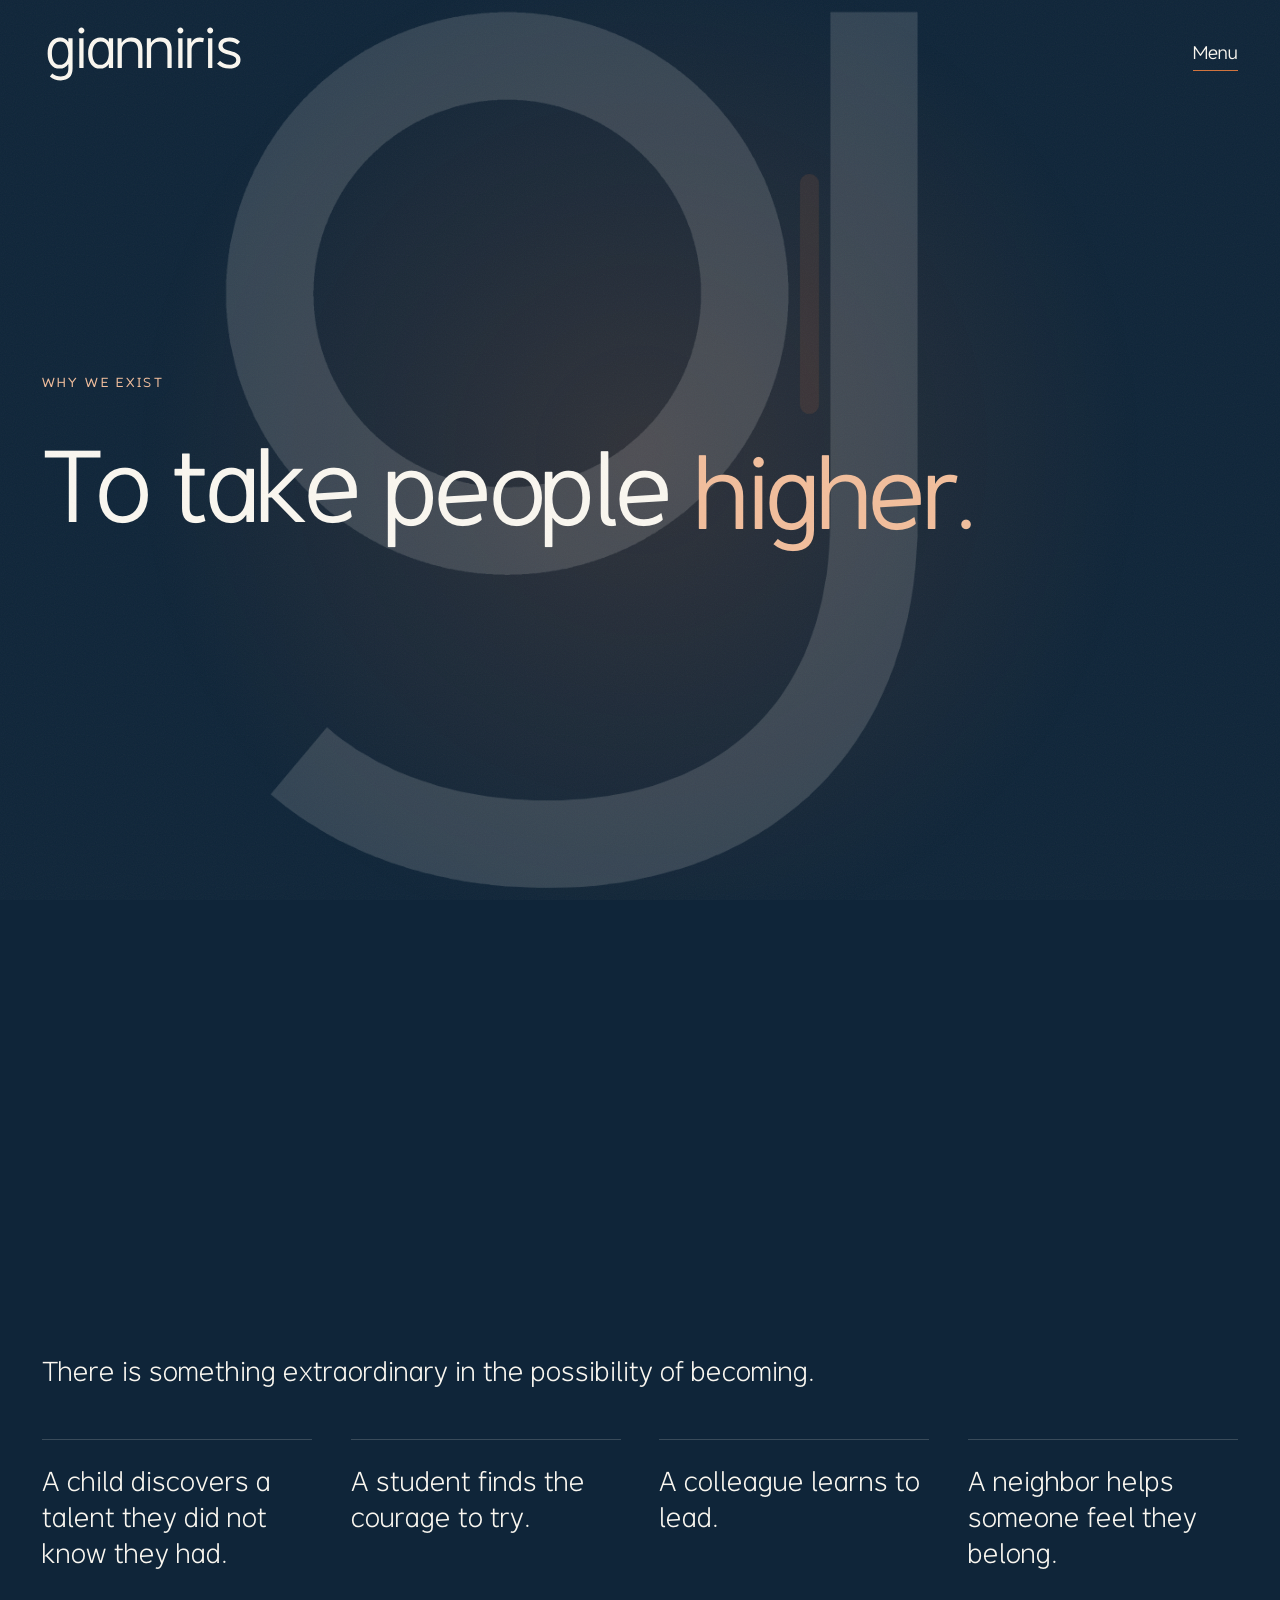
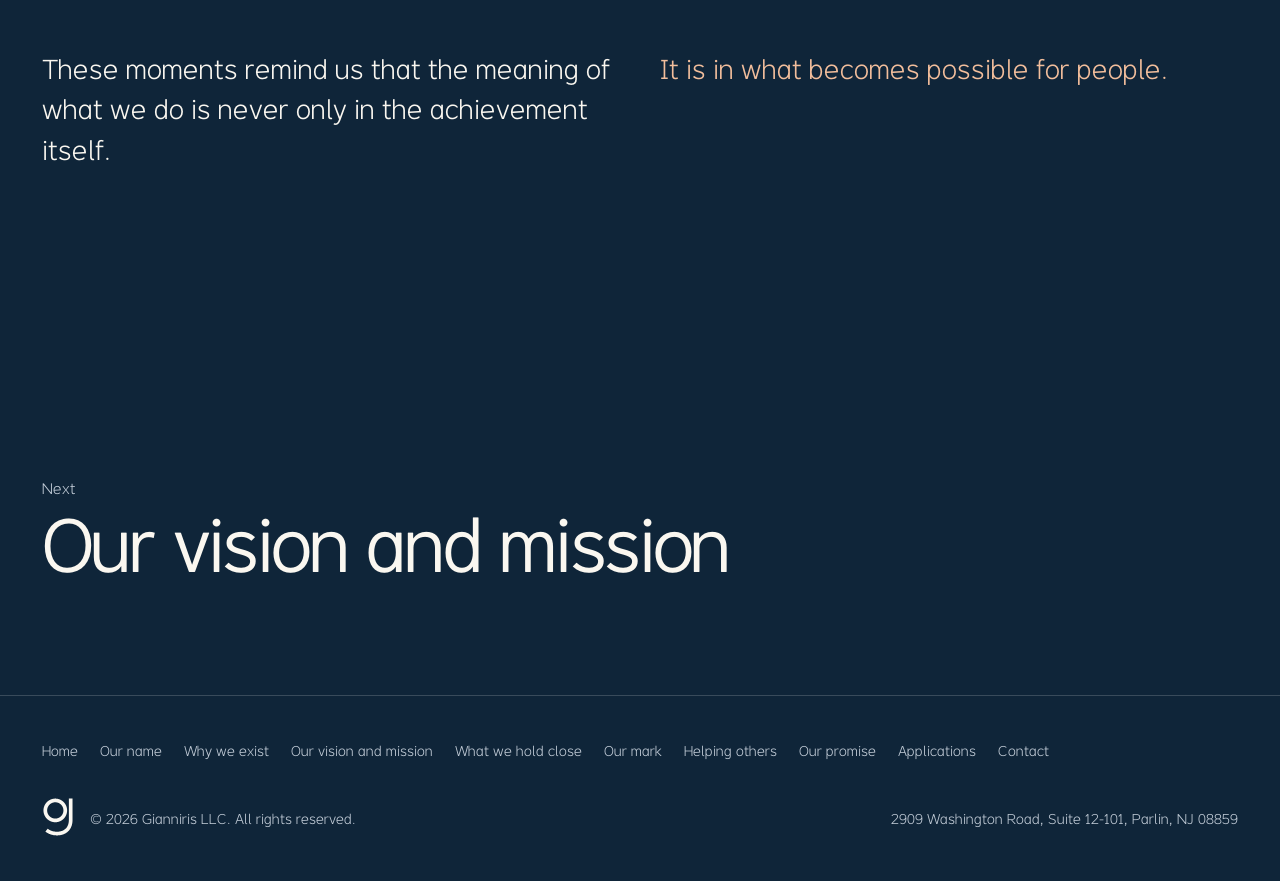
<file: why/index.html>
<!doctype html>
<html lang="en" data-mode="light" data-tone="night">
<head>
<meta charset="utf-8">
<meta name="viewport" content="width=device-width, initial-scale=1, viewport-fit=cover">
<title>Why we exist | Gianniris</title>
<link rel="canonical" href="https://gianniris.com/why/">
<meta name="description" content="To take people higher.">
<link rel="icon" href="/img/favicon-32.png" sizes="32x32">
<link rel="apple-touch-icon" href="/img/apple-touch-icon.png">
<link rel="preload" href="/fonts/Gianniris-Medium.otf" as="font" type="font/otf" crossorigin>
<script>if(/^#dark(:|$)/.test(location.hash))document.documentElement.setAttribute('data-mode','dark')</script>
<link rel="stylesheet" href="/site.css">
</head>
<body class="p-why" data-page="why">
<div id="world" aria-hidden="true"><div class="halo"></div><div class="art" id="wart"><svg class="f" id="wa" viewBox="0 0 340 280"><path d="M226.9 98.0 L226.9 97.5 L226.9 97.1 L226.9 96.6 L226.9 96.2 L226.8 95.7 L226.8 95.3 L226.8 94.8 L226.8 94.3 L226.7 93.9 L226.7 93.4 L226.7 93.0 L226.6 92.5 L226.6 92.1 L226.6 91.6 L226.5 91.2 L226.5 90.7 L226.4 90.3 L226.4 89.8 L226.3 89.4 L226.2 88.9 L226.2 88.5 L226.1 88.0 L226.0 87.6 L226.0 87.1 L225.9 86.7 L225.8 86.2 L225.7 85.8 L225.7 85.4 L225.6 84.9 L225.5 84.5 L225.4 84.0 L225.3 83.6 L225.2 83.1 L225.1 82.7 L225.0 82.2 L224.9 81.8 L224.8 81.4 L224.7 80.9 L224.6 80.5 L224.5 80.0 L224.4 79.6 L224.2 79.2 L224.1 78.7 L224.0 78.3 L223.9 77.9 L223.7 77.4 L223.6 77.0 L223.5 76.6 L223.3 76.1 L223.2 75.7 L223.0 75.3 L222.9 74.8 L222.7 74.4 L222.6 74.0 L222.4 73.6 L222.3 73.1 L222.1 72.7 L222.0 72.3 L221.8 71.9 L221.6 71.4 L221.5 71.0 L221.3 70.6 L221.1 70.2 L220.9 69.8 L220.8 69.4 L220.6 68.9 L220.4 68.5 L220.2 68.1 L220.0 67.7 L219.8 67.3 L219.6 66.9 L219.4 66.5 L219.2 66.1 L219.0 65.7 L218.8 65.3 L218.6 64.9 L218.4 64.5 L218.2 64.1 L218.0 63.7 L217.8 63.3 L217.5 62.9 L217.3 62.5 L217.1 62.1 L216.9 61.7 L216.6 61.3 L216.4 60.9 L216.2 60.5 L215.9 60.1 L215.7 59.7 L215.5 59.4 L215.2 59.0 L215.0 58.6 L214.7 58.2 L214.5 57.8 L214.2 57.5 L214.0 57.1 L213.7 56.7 L213.4 56.3 L213.2 56.0 L212.9 55.6 L212.6 55.2 L212.4 54.9 L212.1 54.5 L211.8 54.1 L211.6 53.8 L211.3 53.4 L211.0 53.1 L210.7 52.7 L210.4 52.4 L210.1 52.0 L209.9 51.7 L209.6 51.3 L209.3 51.0 L209.0 50.6 L208.7 50.3 L208.4 49.9 L208.1 49.6 L207.8 49.3 L207.5 48.9 L207.2 48.6 L206.9 48.3 L206.5 47.9 L206.2 47.6 L205.9 47.3 L205.6 47.0 L205.3 46.6 L205.0 46.3 L204.6 46.0 L204.3 45.7 L204.0 45.4 L203.6 45.1 L203.3 44.8 L203.0 44.4 L202.6 44.1 L202.3 43.8 L202.0 43.5 L201.6 43.2 L201.3 42.9 L200.9 42.6 L200.6 42.3 L200.3 42.1 L199.9 41.8 L199.6 41.5 L199.2 41.2 L198.8 40.9 L198.5 40.6 L198.1 40.4 L197.8 40.1 L197.4 39.8 L197.0 39.5 L196.7 39.3 L196.3 39.0 L195.9 38.7 L195.6 38.5 L195.2 38.2 L194.8 38.0 L194.5 37.7 L194.1 37.5 L193.7 37.2 L193.3 37.0 L192.9 36.7 L192.6 36.5 L192.2 36.2 L191.8 36.0 L191.4 35.7 L191.0 35.5 L190.6 35.3 L190.2 35.0 L189.8 34.8 L189.4 34.6 L189.1 34.4 L188.7 34.2 L188.3 33.9 L187.9 33.7 L187.5 33.5 L187.1 33.3 L186.7 33.1 L186.3 32.9 L185.8 32.7 L185.4 32.5 L185.0 32.3 L184.6 32.1 L184.2 31.9 L183.8 31.7 L183.4 31.5 L183.0 31.3 L182.6 31.2 L182.1 31.0 L181.7 30.8 L181.3 30.6 L180.9 30.5 L180.5 30.3 L180.0 30.1 L179.6 30.0 L179.2 29.8 L178.8 29.6 L178.4 29.5 L177.9 29.3 L177.5 29.2 L177.1 29.0 L176.6 28.9 L176.2 28.7 L175.8 28.6 L175.3 28.4 L174.9 28.3 L174.5 28.2 L174.0 28.1 L173.6 27.9 L173.2 27.8 L172.7 27.7 L172.3 27.6 L171.9 27.4 L171.4 27.3 L171.0 27.2 L170.5 27.1 L170.1 27.0 L169.7 26.9 L169.2 26.8 L168.8 26.7 L168.3 26.6 L167.9 26.5 L167.4 26.4 L167.0 26.3 L166.6 26.2 L166.1 26.2 L165.7 26.1 L165.2 26.0 L164.8 25.9 L164.3 25.9 L163.9 25.8 L163.4 25.7 L163.0 25.7 L162.5 25.6 L162.1 25.6 L161.6 25.5 L161.2 25.5 L160.7 25.4 L160.3 25.4 L159.8 25.3 L159.4 25.3 L158.9 25.2 L158.5 25.2 L158.0 25.2 L157.6 25.1 L157.1 25.1 L156.7 25.1 L156.2 25.1 L155.8 25.1 L155.3 25.0 L154.8 25.0 L154.4 25.0 L153.9 25.0 L153.5 25.0 L153.0 25.0 L152.6 25.0 L152.1 25.0 L151.7 25.0 L151.2 25.0 L150.8 25.0 L150.3 25.1 L149.9 25.1 L149.4 25.1 L149.0 25.1 L148.5 25.1 L148.1 25.2 L147.6 25.2 L147.1 25.2 L146.7 25.3 L146.2 25.3 L145.8 25.4 L145.3 25.4 L144.9 25.5 L144.4 25.5 L144.0 25.6 L143.5 25.6 L143.1 25.7 L142.6 25.7 L142.2 25.8 L141.7 25.9 L141.3 25.9 L140.9 26.0 L140.4 26.1 L140.0 26.2 L139.5 26.2 L139.1 26.3 L138.6 26.4 L138.2 26.5 L137.7 26.6 L137.3 26.7 L136.8 26.8 L136.4 26.9 L136.0 27.0 L135.5 27.1 L135.1 27.2 L134.6 27.3 L134.2 27.4 L133.8 27.6 L133.3 27.7 L132.9 27.8 L132.5 27.9 L132.0 28.1 L131.6 28.2 L131.2 28.3 L130.7 28.4 L130.3 28.6 L129.9 28.7 L129.4 28.9 L129.0 29.0 L128.6 29.2 L128.1 29.3 L127.7 29.5 L127.3 29.6 L126.9 29.8 L126.4 30.0 L126.0 30.1 L125.6 30.3 L125.2 30.5 L124.8 30.6 L124.3 30.8 L123.9 31.0 L123.5 31.2 L123.1 31.3 L122.7 31.5 L122.3 31.7 L121.9 31.9 L121.4 32.1 L121.0 32.3 L120.6 32.5 L120.2 32.7 L119.8 32.9 L119.4 33.1 L119.0 33.3 L118.6 33.5 L118.2 33.7 L117.8 33.9 L117.4 34.2 L117.0 34.4 L116.6 34.6 L116.2 34.8 L115.8 35.0 L115.4 35.3 L115.1 35.5 L114.7 35.7 L114.3 36.0 L113.9 36.2 L113.5 36.5 L113.1 36.7 L112.7 37.0 L112.4 37.2 L112.0 37.5 L111.6 37.7 L111.2 38.0 L110.9 38.2 L110.5 38.5 L110.1 38.7 L109.8 39.0 L109.4 39.3 L109.0 39.5 L108.7 39.8 L108.3 40.1 L107.9 40.4 L107.6 40.6 L107.2 40.9 L106.9 41.2 L106.5 41.5 L106.2 41.8 L105.8 42.1 L105.5 42.3 L105.1 42.6 L104.8 42.9 L104.4 43.2 L104.1 43.5 L103.8 43.8 L103.4 44.1 L103.1 44.4 L102.8 44.8 L102.4 45.1 L102.1 45.4 L101.8 45.7 L101.4 46.0 L101.1 46.3 L100.8 46.6 L100.5 47.0 L100.2 47.3 L99.8 47.6 L99.5 47.9 L99.2 48.3 L98.9 48.6 L98.6 48.9 L98.3 49.3 L98.0 49.6 L97.7 49.9 L97.4 50.3 L97.1 50.6 L96.8 51.0 L96.5 51.3 L96.2 51.7 L95.9 52.0 L95.6 52.4 L95.4 52.7 L95.1 53.1 L94.8 53.4 L94.5 53.8 L94.2 54.1 L94.0 54.5 L93.7 54.9 L93.4 55.2 L93.2 55.6 L92.9 56.0 L92.6 56.3 L92.4 56.7 L92.1 57.1 L91.9 57.5 L91.6 57.8 L91.4 58.2 L91.1 58.6 L90.9 59.0 L90.6 59.4 L90.4 59.7 L90.1 60.1 L89.9 60.5 L89.7 60.9 L89.4 61.3 L89.2 61.7 L89.0 62.1 L88.8 62.5 L88.5 62.9 L88.3 63.3 L88.1 63.7 L87.9 64.1 L87.7 64.5 L87.5 64.9 L87.3 65.3 L87.0 65.7 L86.8 66.1 L86.6 66.5 L86.4 66.9 L86.3 67.3 L86.1 67.7 L85.9 68.1 L85.7 68.5 L85.5 68.9 L85.3 69.4 L85.1 69.8 L85.0 70.2 L84.8 70.6 L84.6 71.0 L84.4 71.4 L84.3 71.9 L84.1 72.3 L83.9 72.7 L83.8 73.1 L83.6 73.6 L83.5 74.0 L83.3 74.4 L83.2 74.8 L83.0 75.3 L82.9 75.7 L82.7 76.1 L82.6 76.6 L82.5 77.0 L82.3 77.4 L82.2 77.9 L82.1 78.3 L82.0 78.7 L81.8 79.2 L81.7 79.6 L81.6 80.0 L81.5 80.5 L81.4 80.9 L81.3 81.4 L81.2 81.8 L81.1 82.2 L81.0 82.7 L80.9 83.1 L80.8 83.6 L80.7 84.0 L80.6 84.5 L80.5 84.9 L80.4 85.4 L80.3 85.8 L80.2 86.2 L80.2 86.7 L80.1 87.1 L80.0 87.6 L80.0 88.0 L79.9 88.5 L79.8 88.9 L79.8 89.4 L79.7 89.8 L79.7 90.3 L79.6 90.7 L79.6 91.2 L79.5 91.6 L79.5 92.1 L79.4 92.5 L79.4 93.0 L79.4 93.4 L79.3 93.9 L79.3 94.3 L79.3 94.8 L79.2 95.3 L79.2 95.7 L79.2 96.2 L79.2 96.6 L79.2 97.1 L79.2 97.5 L79.2 98.0 L79.2 98.4 L79.2 98.9 L79.2 99.3 L79.2 99.8 L79.2 100.2 L79.2 100.7 L79.2 101.1 L79.2 101.6 L79.2 102.0 L79.2 102.5 L79.3 103.0 L79.3 103.4 L79.3 103.9 L79.4 104.3 L79.4 104.8 L79.4 105.2 L79.5 105.7 L79.5 106.1 L79.6 106.6 L79.6 107.0 L79.7 107.5 L79.7 107.9 L79.8 108.4 L79.8 108.8 L79.9 109.3 L80.0 109.7 L80.0 110.2 L80.1 110.6 L80.2 111.1 L80.2 111.5 L80.3 112.0 L80.4 112.4 L80.5 112.8 L80.6 113.3 L80.7 113.7 L80.8 114.2 L80.9 114.6 L81.0 115.1 L81.1 115.5 L81.2 115.9 L81.3 116.4 L81.4 116.8 L81.5 117.3 L81.6 117.7 L81.7 118.1 L81.8 118.6 L82.0 119.0 L82.1 119.5 L82.2 119.9 L82.3 120.3 L82.5 120.8 L82.6 121.2 L82.7 121.6 L82.9 122.0 L83.0 122.5 L83.2 122.9 L83.3 123.3 L83.5 123.8 L83.6 124.2 L83.8 124.6 L83.9 125.0 L84.1 125.5 L84.3 125.9 L84.4 126.3 L84.6 126.7 L84.8 127.1 L85.0 127.6 L85.1 128.0 L85.3 128.4 L85.5 128.8 L85.7 129.2 L85.9 129.6 L86.1 130.1 L86.3 130.5 L86.4 130.9 L86.6 131.3 L86.8 131.7 L87.0 132.1 L87.3 132.5 L87.5 132.9 L87.7 133.3 L87.9 133.7 L88.1 134.1 L88.3 134.5 L88.5 134.9 L88.8 135.3 L89.0 135.7 L89.2 136.1 L89.4 136.5 L89.7 136.9 L89.9 137.2 L90.1 137.6 L90.4 138.0 L90.6 138.4 L90.9 138.8 L91.1 139.2 L91.4 139.5 L91.6 139.9 L91.9 140.3 L92.1 140.7 L92.4 141.0 L92.6 141.4 L92.9 141.8 L93.2 142.2 L93.4 142.5 L93.7 142.9 L94.0 143.2 L94.2 143.6 L94.5 144.0 L94.8 144.3 L95.1 144.7 L95.4 145.0 L95.6 145.4 L95.9 145.7 L96.2 146.1 L96.5 146.4 L96.8 146.8 L97.1 147.1 L97.4 147.5 L97.7 147.8 L98.0 148.2 L98.3 148.5 L98.6 148.8 L98.9 149.2 L99.2 149.5 L99.5 149.8 L99.8 150.1 L100.2 150.5 L100.5 150.8 L100.8 151.1 L101.1 151.4 L101.4 151.8 L101.8 152.1 L102.1 152.4 L102.4 152.7 L102.8 153.0 L103.1 153.3 L103.4 153.6 L103.8 153.9 L104.1 154.2 L104.4 154.5 L104.8 154.8 L105.1 155.1 L105.5 155.4 L105.8 155.7 L106.2 156.0 L106.5 156.3 L106.9 156.6 L107.2 156.8 L107.6 157.1 L107.9 157.4 L108.3 157.7 L108.7 157.9 L109.0 158.2 L109.4 158.5 L109.8 158.7 L110.1 159.0 L110.5 159.3 L110.9 159.5 L111.2 159.8 L111.6 160.0 L112.0 160.3 L112.4 160.6 L112.7 160.8 L113.1 161.0 L113.5 161.3 L113.9 161.5 L114.3 161.8 L114.7 162.0 L115.1 162.2 L115.4 162.5 L115.8 162.7 L116.2 162.9 L116.6 163.2 L117.0 163.4 L117.4 163.6 L117.8 163.8 L118.2 164.0 L118.6 164.2 L119.0 164.5 L119.4 164.7 L119.8 164.9 L120.2 165.1 L120.6 165.3 L121.0 165.5 L121.4 165.7 L121.9 165.9 L122.3 166.0 L122.7 166.2 L123.1 166.4 L123.5 166.6 L123.9 166.8 L124.3 167.0 L124.8 167.1 L125.2 167.3 L125.6 167.5 L126.0 167.6 L126.4 167.8 L126.9 168.0 L127.3 168.1 L127.7 168.3 L128.1 168.4 L128.6 168.6 L129.0 168.7 L129.4 168.9 L129.9 169.0 L130.3 169.2 L130.7 169.3 L131.2 169.4 L131.6 169.6 L132.0 169.7 L132.5 169.8 L132.9 170.0 L133.3 170.1 L133.8 170.2 L134.2 170.3 L134.6 170.4 L135.1 170.5 L135.5 170.6 L136.0 170.8 L136.4 170.9 L136.8 171.0 L137.3 171.1 L137.7 171.2 L138.2 171.2 L138.6 171.3 L139.1 171.4 L139.5 171.5 L140.0 171.6 L140.4 171.7 L140.9 171.7 L141.3 171.8 L141.7 171.9 L142.2 172.0 L142.6 172.0 L143.1 172.1 L143.5 172.1 L144.0 172.2 L144.4 172.3 L144.9 172.3 L145.3 172.4 L145.8 172.4 L146.2 172.4 L146.7 172.5 L147.1 172.5 L147.6 172.6 L148.1 172.6 L148.5 172.6 L149.0 172.6 L149.4 172.7 L149.9 172.7 L150.3 172.7 L150.8 172.7 L151.2 172.7 L151.7 172.7 L152.1 172.7 L152.6 172.8 L153.0 172.8 L153.5 172.8 L153.9 172.7 L154.4 172.7 L154.8 172.7 L155.3 172.7 L155.8 172.7 L156.2 172.7 L156.7 172.7 L157.1 172.6 L157.6 172.6 L158.0 172.6 L158.5 172.6 L158.9 172.5 L159.4 172.5 L159.8 172.4 L160.3 172.4 L160.7 172.4 L161.2 172.3 L161.6 172.3 L162.1 172.2 L162.5 172.1 L163.0 172.1 L163.4 172.0 L163.9 172.0 L164.3 171.9 L164.8 171.8 L165.2 171.7 L165.7 171.7 L166.1 171.6 L166.6 171.5 L167.0 171.4 L167.4 171.3 L167.9 171.2 L168.3 171.2 L168.8 171.1 L169.2 171.0 L169.7 170.9 L170.1 170.8 L170.5 170.6 L171.0 170.5 L171.4 170.4 L171.9 170.3 L172.3 170.2 L172.7 170.1 L173.2 170.0 L173.6 169.8 L174.0 169.7 L174.5 169.6 L174.9 169.4 L175.3 169.3 L175.8 169.2 L176.2 169.0 L176.6 168.9 L177.1 168.7 L177.5 168.6 L177.9 168.4 L178.4 168.3 L178.8 168.1 L179.2 168.0 L179.6 167.8 L180.0 167.6 L180.5 167.5 L180.9 167.3 L181.3 167.1 L181.7 167.0 L182.1 166.8 L182.6 166.6 L183.0 166.4 L183.4 166.2 L183.8 166.0 L184.2 165.9 L184.6 165.7 L185.0 165.5 L185.4 165.3 L185.8 165.1 L186.3 164.9 L186.7 164.7 L187.1 164.5 L187.5 164.2 L187.9 164.0 L188.3 163.8 L188.7 163.6 L189.1 163.4 L189.4 163.2 L189.8 162.9 L190.2 162.7 L190.6 162.5 L191.0 162.2 L191.4 162.0 L191.8 161.8 L192.2 161.5 L192.6 161.3 L192.9 161.0 L193.3 160.8 L193.7 160.6 L194.1 160.3 L194.5 160.0 L194.8 159.8 L195.2 159.5 L195.6 159.3 L195.9 159.0 L196.3 158.7 L196.7 158.5 L197.0 158.2 L197.4 157.9 L197.8 157.7 L198.1 157.4 L198.5 157.1 L198.8 156.8 L199.2 156.6 L199.6 156.3 L199.9 156.0 L200.3 155.7 L200.6 155.4 L200.9 155.1 L201.3 154.8 L201.6 154.5 L202.0 154.2 L202.3 153.9 L202.6 153.6 L203.0 153.3 L203.3 153.0 L203.6 152.7 L204.0 152.4 L204.3 152.1 L204.6 151.8 L205.0 151.4 L205.3 151.1 L205.6 150.8 L205.9 150.5 L206.2 150.1 L206.5 149.8 L206.9 149.5 L207.2 149.2 L207.5 148.8 L207.8 148.5 L208.1 148.2 L208.4 147.8 L208.7 147.5 L209.0 147.1 L209.3 146.8 L209.6 146.4 L209.9 146.1 L210.1 145.7 L210.4 145.4 L210.7 145.0 L211.0 144.7 L211.3 144.3 L211.6 144.0 L211.8 143.6 L212.1 143.2 L212.4 142.9 L212.6 142.5 L212.9 142.2 L213.2 141.8 L213.4 141.4 L213.7 141.0 L214.0 140.7 L214.2 140.3 L214.5 139.9 L214.7 139.5 L215.0 139.2 L215.2 138.8 L215.5 138.4 L215.7 138.0 L215.9 137.6 L216.2 137.2 L216.4 136.9 L216.6 136.5 L216.9 136.1 L217.1 135.7 L217.3 135.3 L217.5 134.9 L217.8 134.5 L218.0 134.1 L218.2 133.7 L218.4 133.3 L218.6 132.9 L218.8 132.5 L219.0 132.1 L219.2 131.7 L219.4 131.3 L219.6 130.9 L219.8 130.5 L220.0 130.1 L220.2 129.6 L220.4 129.2 L220.6 128.8 L220.8 128.4 L220.9 128.0 L221.1 127.6 L221.3 127.1 L221.5 126.7 L221.6 126.3 L221.8 125.9 L222.0 125.5 L222.1 125.0 L222.3 124.6 L222.4 124.2 L222.6 123.8 L222.7 123.3 L222.9 122.9 L223.0 122.5 L223.2 122.0 L223.3 121.6 L223.5 121.2 L223.6 120.8 L223.7 120.3 L223.9 119.9 L224.0 119.5 L224.1 119.0 L224.2 118.6 L224.4 118.1 L224.5 117.7 L224.6 117.3 L224.7 116.8 L224.8 116.4 L224.9 115.9 L225.0 115.5 L225.1 115.1 L225.2 114.6 L225.3 114.2 L225.4 113.7 L225.5 113.3 L225.6 112.8 L225.7 112.4 L225.7 112.0 L225.8 111.5 L225.9 111.1 L226.0 110.6 L226.0 110.2 L226.1 109.7 L226.2 109.3 L226.2 108.8 L226.3 108.4 L226.4 107.9 L226.4 107.5 L226.5 107.0 L226.5 106.6 L226.6 106.1 L226.6 105.7 L226.6 105.2 L226.7 104.8 L226.7 104.3 L226.7 103.9 L226.8 103.4 L226.8 103.0 L226.8 102.5 L226.8 102.0 L226.9 101.6 L226.9 101.1 L226.9 100.7 L226.9 100.2 L226.9 99.8 L226.9 99.3 L226.9 98.9 L226.9 98.4ZM203.9 99.5 L203.9 99.8 L203.9 100.1 L203.9 100.4 L203.9 100.7 L203.9 101.1 L203.9 101.4 L203.9 101.7 L203.8 102.0 L203.8 102.3 L203.8 102.6 L203.8 102.9 L203.7 103.2 L203.7 103.6 L203.7 103.9 L203.7 104.2 L203.6 104.5 L203.6 104.8 L203.5 105.1 L203.5 105.4 L203.5 105.7 L203.4 106.0 L203.4 106.3 L203.3 106.7 L203.3 107.0 L203.2 107.3 L203.2 107.6 L203.1 107.9 L203.1 108.2 L203.0 108.5 L203.0 108.8 L202.9 109.1 L202.8 109.4 L202.8 109.7 L202.7 110.0 L202.6 110.3 L202.6 110.6 L202.5 110.9 L202.4 111.2 L202.3 111.5 L202.2 111.8 L202.2 112.1 L202.1 112.4 L202.0 112.8 L201.9 113.1 L201.8 113.4 L201.7 113.6 L201.6 113.9 L201.6 114.2 L201.5 114.5 L201.4 114.8 L201.3 115.1 L201.2 115.4 L201.1 115.7 L201.0 116.0 L200.8 116.3 L200.7 116.6 L200.6 116.9 L200.5 117.2 L200.4 117.5 L200.3 117.8 L200.2 118.1 L200.1 118.4 L199.9 118.6 L199.8 118.9 L199.7 119.2 L199.6 119.5 L199.4 119.8 L199.3 120.1 L199.2 120.4 L199.0 120.6 L198.9 120.9 L198.8 121.2 L198.6 121.5 L198.5 121.8 L198.4 122.0 L198.2 122.3 L198.1 122.6 L197.9 122.9 L197.8 123.1 L197.6 123.4 L197.5 123.7 L197.3 124.0 L197.2 124.2 L197.0 124.5 L196.8 124.8 L196.7 125.0 L196.5 125.3 L196.4 125.6 L196.2 125.8 L196.0 126.1 L195.9 126.4 L195.7 126.6 L195.5 126.9 L195.4 127.2 L195.2 127.4 L195.0 127.7 L194.8 127.9 L194.6 128.2 L194.5 128.4 L194.3 128.7 L194.1 128.9 L193.9 129.2 L193.7 129.4 L193.5 129.7 L193.3 129.9 L193.2 130.2 L193.0 130.4 L192.8 130.7 L192.6 130.9 L192.4 131.2 L192.2 131.4 L192.0 131.6 L191.8 131.9 L191.6 132.1 L191.4 132.4 L191.2 132.6 L191.0 132.8 L190.7 133.1 L190.5 133.3 L190.3 133.5 L190.1 133.7 L189.9 134.0 L189.7 134.2 L189.5 134.4 L189.2 134.6 L189.0 134.9 L188.8 135.1 L188.6 135.3 L188.4 135.5 L188.1 135.7 L187.9 135.9 L187.7 136.2 L187.4 136.4 L187.2 136.6 L187.0 136.8 L186.7 137.0 L186.5 137.2 L186.3 137.4 L186.0 137.6 L185.8 137.8 L185.6 138.0 L185.3 138.2 L185.1 138.4 L184.8 138.6 L184.6 138.8 L184.3 139.0 L184.1 139.2 L183.9 139.4 L183.6 139.6 L183.4 139.8 L183.1 139.9 L182.8 140.1 L182.6 140.3 L182.3 140.5 L182.1 140.7 L181.8 140.8 L181.6 141.0 L181.3 141.2 L181.0 141.4 L180.8 141.5 L180.5 141.7 L180.3 141.9 L180.0 142.0 L179.7 142.2 L179.5 142.4 L179.2 142.5 L178.9 142.7 L178.7 142.8 L178.4 143.0 L178.1 143.2 L177.8 143.3 L177.6 143.5 L177.3 143.6 L177.0 143.8 L176.8 143.9 L176.5 144.0 L176.2 144.2 L175.9 144.3 L175.6 144.5 L175.4 144.6 L175.1 144.7 L174.8 144.9 L174.5 145.0 L174.2 145.1 L173.9 145.3 L173.7 145.4 L173.4 145.5 L173.1 145.7 L172.8 145.8 L172.5 145.9 L172.2 146.0 L171.9 146.1 L171.6 146.2 L171.4 146.4 L171.1 146.5 L170.8 146.6 L170.5 146.7 L170.2 146.8 L169.9 146.9 L169.6 147.0 L169.3 147.1 L169.0 147.2 L168.7 147.3 L168.4 147.4 L168.1 147.5 L167.8 147.6 L167.5 147.7 L167.2 147.8 L166.9 147.8 L166.6 147.9 L166.3 148.0 L166.0 148.1 L165.7 148.2 L165.4 148.2 L165.1 148.3 L164.8 148.4 L164.5 148.5 L164.2 148.5 L163.9 148.6 L163.6 148.7 L163.3 148.7 L163.0 148.8 L162.7 148.9 L162.4 148.9 L162.0 149.0 L161.7 149.0 L161.4 149.1 L161.1 149.1 L160.8 149.2 L160.5 149.2 L160.2 149.3 L159.9 149.3 L159.6 149.3 L159.3 149.4 L159.0 149.4 L158.6 149.5 L158.3 149.5 L158.0 149.5 L157.7 149.6 L157.4 149.6 L157.1 149.6 L156.8 149.6 L156.5 149.7 L156.2 149.7 L155.8 149.7 L155.5 149.7 L155.2 149.7 L154.9 149.7 L154.6 149.7 L154.3 149.8 L154.0 149.8 L153.7 149.8 L153.3 149.8 L153.0 149.8 L152.7 149.8 L152.4 149.8 L152.1 149.8 L151.8 149.8 L151.5 149.7 L151.2 149.7 L150.9 149.7 L150.5 149.7 L150.2 149.7 L149.9 149.7 L149.6 149.7 L149.3 149.6 L149.0 149.6 L148.7 149.6 L148.4 149.6 L148.0 149.5 L147.7 149.5 L147.4 149.5 L147.1 149.4 L146.8 149.4 L146.5 149.3 L146.2 149.3 L145.9 149.3 L145.6 149.2 L145.3 149.2 L145.0 149.1 L144.6 149.1 L144.3 149.0 L144.0 149.0 L143.7 148.9 L143.4 148.9 L143.1 148.8 L142.8 148.7 L142.5 148.7 L142.2 148.6 L141.9 148.5 L141.6 148.5 L141.3 148.4 L141.0 148.3 L140.7 148.2 L140.4 148.2 L140.1 148.1 L139.8 148.0 L139.5 147.9 L139.2 147.8 L138.9 147.8 L138.6 147.7 L138.3 147.6 L138.0 147.5 L137.7 147.4 L137.4 147.3 L137.1 147.2 L136.8 147.1 L136.5 147.0 L136.2 146.9 L135.9 146.8 L135.6 146.7 L135.3 146.6 L135.0 146.5 L134.7 146.4 L134.4 146.2 L134.1 146.1 L133.8 146.0 L133.6 145.9 L133.3 145.8 L133.0 145.7 L132.7 145.5 L132.4 145.4 L132.1 145.3 L131.8 145.1 L131.6 145.0 L131.3 144.9 L131.0 144.7 L130.7 144.6 L130.4 144.5 L130.2 144.3 L129.9 144.2 L129.6 144.0 L129.3 143.9 L129.0 143.8 L128.8 143.6 L128.5 143.5 L128.2 143.3 L128.0 143.2 L127.7 143.0 L127.4 142.8 L127.1 142.7 L126.9 142.5 L126.6 142.4 L126.3 142.2 L126.1 142.0 L125.8 141.9 L125.5 141.7 L125.3 141.5 L125.0 141.4 L124.8 141.2 L124.5 141.0 L124.2 140.8 L124.0 140.7 L123.7 140.5 L123.5 140.3 L123.2 140.1 L123.0 139.9 L122.7 139.8 L122.5 139.6 L122.2 139.4 L122.0 139.2 L121.7 139.0 L121.5 138.8 L121.2 138.6 L121.0 138.4 L120.8 138.2 L120.5 138.0 L120.3 137.8 L120.0 137.6 L119.8 137.4 L119.6 137.2 L119.3 137.0 L119.1 136.8 L118.9 136.6 L118.6 136.4 L118.4 136.2 L118.2 135.9 L117.9 135.7 L117.7 135.5 L117.5 135.3 L117.3 135.1 L117.0 134.9 L116.8 134.6 L116.6 134.4 L116.4 134.2 L116.2 134.0 L116.0 133.7 L115.7 133.5 L115.5 133.3 L115.3 133.1 L115.1 132.8 L114.9 132.6 L114.7 132.4 L114.5 132.1 L114.3 131.9 L114.1 131.6 L113.9 131.4 L113.7 131.2 L113.5 130.9 L113.3 130.7 L113.1 130.4 L112.9 130.2 L112.7 129.9 L112.5 129.7 L112.3 129.4 L112.2 129.2 L112.0 128.9 L111.8 128.7 L111.6 128.4 L111.4 128.2 L111.2 127.9 L111.1 127.7 L110.9 127.4 L110.7 127.2 L110.5 126.9 L110.4 126.6 L110.2 126.4 L110.0 126.1 L109.9 125.8 L109.7 125.6 L109.5 125.3 L109.4 125.0 L109.2 124.8 L109.1 124.5 L108.9 124.2 L108.8 124.0 L108.6 123.7 L108.5 123.4 L108.3 123.1 L108.2 122.9 L108.0 122.6 L107.9 122.3 L107.7 122.0 L107.6 121.8 L107.4 121.5 L107.3 121.2 L107.2 120.9 L107.0 120.6 L106.9 120.4 L106.8 120.1 L106.6 119.8 L106.5 119.5 L106.4 119.2 L106.3 118.9 L106.1 118.6 L106.0 118.4 L105.9 118.1 L105.8 117.8 L105.7 117.5 L105.6 117.2 L105.4 116.9 L105.3 116.6 L105.2 116.3 L105.1 116.0 L105.0 115.7 L104.9 115.4 L104.8 115.1 L104.7 114.8 L104.6 114.5 L104.5 114.2 L104.4 113.9 L104.3 113.6 L104.2 113.4 L104.2 113.1 L104.1 112.8 L104.0 112.4 L103.9 112.1 L103.8 111.8 L103.7 111.5 L103.7 111.2 L103.6 110.9 L103.5 110.6 L103.4 110.3 L103.4 110.0 L103.3 109.7 L103.2 109.4 L103.2 109.1 L103.1 108.8 L103.1 108.5 L103.0 108.2 L102.9 107.9 L102.9 107.6 L102.8 107.3 L102.8 107.0 L102.7 106.7 L102.7 106.3 L102.6 106.0 L102.6 105.7 L102.6 105.4 L102.5 105.1 L102.5 104.8 L102.5 104.5 L102.4 104.2 L102.4 103.9 L102.4 103.6 L102.3 103.2 L102.3 102.9 L102.3 102.6 L102.3 102.3 L102.2 102.0 L102.2 101.7 L102.2 101.4 L102.2 101.1 L102.2 100.7 L102.2 100.4 L102.2 100.1 L102.2 99.8 L102.1 99.5 L102.1 99.2 L102.1 98.9 L102.1 98.6 L102.1 98.3 L102.2 97.9 L102.2 97.6 L102.2 97.3 L102.2 97.0 L102.2 96.7 L102.2 96.4 L102.2 96.1 L102.2 95.8 L102.3 95.4 L102.3 95.1 L102.3 94.8 L102.3 94.5 L102.4 94.2 L102.4 93.9 L102.4 93.6 L102.5 93.3 L102.5 93.0 L102.5 92.6 L102.6 92.3 L102.6 92.0 L102.6 91.7 L102.7 91.4 L102.7 91.1 L102.8 90.8 L102.8 90.5 L102.9 90.2 L102.9 89.9 L103.0 89.6 L103.1 89.3 L103.1 88.9 L103.2 88.6 L103.2 88.3 L103.3 88.0 L103.4 87.7 L103.4 87.4 L103.5 87.1 L103.6 86.8 L103.7 86.5 L103.7 86.2 L103.8 85.9 L103.9 85.6 L104.0 85.3 L104.1 85.0 L104.2 84.7 L104.2 84.4 L104.3 84.1 L104.4 83.8 L104.5 83.5 L104.6 83.2 L104.7 82.9 L104.8 82.6 L104.9 82.3 L105.0 82.0 L105.1 81.7 L105.2 81.4 L105.3 81.1 L105.4 80.9 L105.6 80.6 L105.7 80.3 L105.8 80.0 L105.9 79.7 L106.0 79.4 L106.1 79.1 L106.3 78.8 L106.4 78.5 L106.5 78.3 L106.6 78.0 L106.8 77.7 L106.9 77.4 L107.0 77.1 L107.2 76.8 L107.3 76.6 L107.4 76.3 L107.6 76.0 L107.7 75.7 L107.9 75.4 L108.0 75.2 L108.2 74.9 L108.3 74.6 L108.5 74.3 L108.6 74.1 L108.8 73.8 L108.9 73.5 L109.1 73.2 L109.2 73.0 L109.4 72.7 L109.5 72.4 L109.7 72.2 L109.9 71.9 L110.0 71.6 L110.2 71.4 L110.4 71.1 L110.5 70.9 L110.7 70.6 L110.9 70.3 L111.1 70.1 L111.2 69.8 L111.4 69.6 L111.6 69.3 L111.8 69.1 L112.0 68.8 L112.2 68.6 L112.3 68.3 L112.5 68.1 L112.7 67.8 L112.9 67.6 L113.1 67.3 L113.3 67.1 L113.5 66.8 L113.7 66.6 L113.9 66.3 L114.1 66.1 L114.3 65.9 L114.5 65.6 L114.7 65.4 L114.9 65.2 L115.1 64.9 L115.3 64.7 L115.5 64.5 L115.7 64.2 L116.0 64.0 L116.2 63.8 L116.4 63.6 L116.6 63.3 L116.8 63.1 L117.0 62.9 L117.3 62.7 L117.5 62.5 L117.7 62.2 L117.9 62.0 L118.2 61.8 L118.4 61.6 L118.6 61.4 L118.9 61.2 L119.1 61.0 L119.3 60.8 L119.6 60.5 L119.8 60.3 L120.0 60.1 L120.3 59.9 L120.5 59.7 L120.8 59.5 L121.0 59.3 L121.2 59.1 L121.5 58.9 L121.7 58.8 L122.0 58.6 L122.2 58.4 L122.5 58.2 L122.7 58.0 L123.0 57.8 L123.2 57.6 L123.5 57.4 L123.7 57.3 L124.0 57.1 L124.2 56.9 L124.5 56.7 L124.8 56.6 L125.0 56.4 L125.3 56.2 L125.5 56.0 L125.8 55.9 L126.1 55.7 L126.3 55.5 L126.6 55.4 L126.9 55.2 L127.1 55.1 L127.4 54.9 L127.7 54.7 L128.0 54.6 L128.2 54.4 L128.5 54.3 L128.8 54.1 L129.0 54.0 L129.3 53.8 L129.6 53.7 L129.9 53.6 L130.2 53.4 L130.4 53.3 L130.7 53.1 L131.0 53.0 L131.3 52.9 L131.6 52.7 L131.8 52.6 L132.1 52.5 L132.4 52.3 L132.7 52.2 L133.0 52.1 L133.3 52.0 L133.6 51.9 L133.8 51.7 L134.1 51.6 L134.4 51.5 L134.7 51.4 L135.0 51.3 L135.3 51.2 L135.6 51.1 L135.9 51.0 L136.2 50.9 L136.5 50.8 L136.8 50.7 L137.1 50.6 L137.4 50.5 L137.7 50.4 L138.0 50.3 L138.3 50.2 L138.6 50.1 L138.9 50.0 L139.2 49.9 L139.5 49.8 L139.8 49.7 L140.1 49.7 L140.4 49.6 L140.7 49.5 L141.0 49.4 L141.3 49.4 L141.6 49.3 L141.9 49.2 L142.2 49.2 L142.5 49.1 L142.8 49.0 L143.1 49.0 L143.4 48.9 L143.7 48.8 L144.0 48.8 L144.3 48.7 L144.6 48.7 L145.0 48.6 L145.3 48.6 L145.6 48.5 L145.9 48.5 L146.2 48.4 L146.5 48.4 L146.8 48.4 L147.1 48.3 L147.4 48.3 L147.7 48.3 L148.0 48.2 L148.4 48.2 L148.7 48.2 L149.0 48.1 L149.3 48.1 L149.6 48.1 L149.9 48.1 L150.2 48.1 L150.5 48.0 L150.9 48.0 L151.2 48.0 L151.5 48.0 L151.8 48.0 L152.1 48.0 L152.4 48.0 L152.7 48.0 L153.0 48.0 L153.3 48.0 L153.7 48.0 L154.0 48.0 L154.3 48.0 L154.6 48.0 L154.9 48.0 L155.2 48.0 L155.5 48.0 L155.8 48.1 L156.2 48.1 L156.5 48.1 L156.8 48.1 L157.1 48.1 L157.4 48.2 L157.7 48.2 L158.0 48.2 L158.3 48.3 L158.6 48.3 L159.0 48.3 L159.3 48.4 L159.6 48.4 L159.9 48.4 L160.2 48.5 L160.5 48.5 L160.8 48.6 L161.1 48.6 L161.4 48.7 L161.7 48.7 L162.0 48.8 L162.4 48.8 L162.7 48.9 L163.0 49.0 L163.3 49.0 L163.6 49.1 L163.9 49.2 L164.2 49.2 L164.5 49.3 L164.8 49.4 L165.1 49.4 L165.4 49.5 L165.7 49.6 L166.0 49.7 L166.3 49.7 L166.6 49.8 L166.9 49.9 L167.2 50.0 L167.5 50.1 L167.8 50.2 L168.1 50.3 L168.4 50.4 L168.7 50.5 L169.0 50.6 L169.3 50.7 L169.6 50.8 L169.9 50.9 L170.2 51.0 L170.5 51.1 L170.8 51.2 L171.1 51.3 L171.4 51.4 L171.6 51.5 L171.9 51.6 L172.2 51.7 L172.5 51.9 L172.8 52.0 L173.1 52.1 L173.4 52.2 L173.7 52.3 L173.9 52.5 L174.2 52.6 L174.5 52.7 L174.8 52.9 L175.1 53.0 L175.4 53.1 L175.6 53.3 L175.9 53.4 L176.2 53.6 L176.5 53.7 L176.8 53.8 L177.0 54.0 L177.3 54.1 L177.6 54.3 L177.8 54.4 L178.1 54.6 L178.4 54.7 L178.7 54.9 L178.9 55.1 L179.2 55.2 L179.5 55.4 L179.7 55.5 L180.0 55.7 L180.3 55.9 L180.5 56.0 L180.8 56.2 L181.0 56.4 L181.3 56.6 L181.6 56.7 L181.8 56.9 L182.1 57.1 L182.3 57.3 L182.6 57.4 L182.8 57.6 L183.1 57.8 L183.4 58.0 L183.6 58.2 L183.9 58.4 L184.1 58.6 L184.3 58.8 L184.6 58.9 L184.8 59.1 L185.1 59.3 L185.3 59.5 L185.6 59.7 L185.8 59.9 L186.0 60.1 L186.3 60.3 L186.5 60.5 L186.7 60.8 L187.0 61.0 L187.2 61.2 L187.4 61.4 L187.7 61.6 L187.9 61.8 L188.1 62.0 L188.4 62.2 L188.6 62.5 L188.8 62.7 L189.0 62.9 L189.2 63.1 L189.5 63.3 L189.7 63.6 L189.9 63.8 L190.1 64.0 L190.3 64.2 L190.5 64.5 L190.7 64.7 L191.0 64.9 L191.2 65.2 L191.4 65.4 L191.6 65.6 L191.8 65.9 L192.0 66.1 L192.2 66.3 L192.4 66.6 L192.6 66.8 L192.8 67.1 L193.0 67.3 L193.2 67.6 L193.3 67.8 L193.5 68.1 L193.7 68.3 L193.9 68.6 L194.1 68.8 L194.3 69.1 L194.5 69.3 L194.6 69.6 L194.8 69.8 L195.0 70.1 L195.2 70.3 L195.4 70.6 L195.5 70.9 L195.7 71.1 L195.9 71.4 L196.0 71.6 L196.2 71.9 L196.4 72.2 L196.5 72.4 L196.7 72.7 L196.8 73.0 L197.0 73.2 L197.2 73.5 L197.3 73.8 L197.5 74.1 L197.6 74.3 L197.8 74.6 L197.9 74.9 L198.1 75.2 L198.2 75.4 L198.4 75.7 L198.5 76.0 L198.6 76.3 L198.8 76.6 L198.9 76.8 L199.0 77.1 L199.2 77.4 L199.3 77.7 L199.4 78.0 L199.6 78.3 L199.7 78.5 L199.8 78.8 L199.9 79.1 L200.1 79.4 L200.2 79.7 L200.3 80.0 L200.4 80.3 L200.5 80.6 L200.6 80.9 L200.7 81.1 L200.8 81.4 L201.0 81.7 L201.1 82.0 L201.2 82.3 L201.3 82.6 L201.4 82.9 L201.5 83.2 L201.6 83.5 L201.6 83.8 L201.7 84.1 L201.8 84.4 L201.9 84.7 L202.0 85.0 L202.1 85.3 L202.2 85.6 L202.2 85.9 L202.3 86.2 L202.4 86.5 L202.5 86.8 L202.6 87.1 L202.6 87.4 L202.7 87.7 L202.8 88.0 L202.8 88.3 L202.9 88.6 L203.0 88.9 L203.0 89.3 L203.1 89.6 L203.1 89.9 L203.2 90.2 L203.2 90.5 L203.3 90.8 L203.3 91.1 L203.4 91.4 L203.4 91.7 L203.5 92.0 L203.5 92.3 L203.5 92.6 L203.6 93.0 L203.6 93.3 L203.7 93.6 L203.7 93.9 L203.7 94.2 L203.7 94.5 L203.8 94.8 L203.8 95.1 L203.8 95.4 L203.8 95.8 L203.9 96.1 L203.9 96.4 L203.9 96.7 L203.9 97.0 L203.9 97.3 L203.9 97.6 L203.9 97.9 L203.9 98.3 L203.9 98.6 L203.9 98.9 L203.9 99.2ZM237.8 162.0 L237.6 165.7 L237.3 169.3 L236.9 172.8 L236.3 176.1 L235.7 179.4 L234.9 182.5 L234.1 185.5 L233.1 188.4 L232.1 191.2 L231.0 193.9 L229.7 196.5 L228.4 199.0 L227.0 201.4 L225.5 203.7 L224.0 205.9 L222.3 208.0 L220.6 210.0 L218.8 211.9 L216.9 213.7 L214.9 215.5 L212.9 217.1 L210.8 218.7 L208.6 220.2 L206.3 221.6 L204.0 222.9 L201.6 224.1 L199.1 225.3 L196.5 226.3 L193.9 227.3 L191.2 228.2 L188.4 229.0 L185.6 229.7 L182.6 230.3 L179.7 230.8 L176.7 231.2 L173.6 231.6 L170.4 231.8 L167.2 232.0 L163.9 232.0 L162.0 232.0 L160.1 232.0 L158.2 231.9 L156.4 231.8 L154.5 231.7 L152.7 231.5 L150.9 231.3 L149.2 231.1 L147.4 230.9 L145.7 230.6 L144.0 230.3 L142.4 230.0 L140.7 229.7 L139.1 229.3 L137.6 228.9 L136.0 228.5 L134.5 228.1 L133.0 227.6 L131.5 227.1 L130.0 226.6 L128.6 226.1 L127.2 225.6 L125.8 225.0 L124.4 224.5 L123.1 223.9 L121.8 223.2 L120.5 222.6 L119.2 222.0 L118.0 221.3 L116.8 220.6 L115.6 219.9 L114.4 219.2 L113.2 218.5 L112.1 217.7 L111.0 216.9 L109.9 216.2 L108.8 215.4 L107.8 214.6 L106.8 213.7 L105.7 212.8 L90.9 230.4 L92.1 231.4 L92.2 231.5 L93.4 232.5 L93.6 232.6 L94.8 233.6 L95.0 233.7 L96.2 234.6 L96.4 234.8 L97.7 235.7 L97.8 235.8 L99.1 236.7 L99.3 236.8 L100.6 237.7 L100.8 237.8 L102.1 238.6 L102.3 238.7 L103.7 239.6 L103.8 239.7 L105.2 240.5 L105.4 240.6 L106.8 241.4 L107.0 241.5 L108.4 242.3 L108.6 242.4 L110.1 243.1 L110.3 243.2 L111.8 243.9 L112.0 244.0 L113.5 244.7 L113.6 244.8 L115.2 245.5 L115.4 245.6 L116.9 246.2 L117.1 246.3 L118.7 247.0 L118.9 247.0 L120.5 247.6 L120.7 247.7 L122.3 248.3 L122.5 248.4 L124.2 248.9 L124.4 249.0 L126.1 249.5 L126.2 249.6 L128.0 250.1 L128.1 250.2 L129.9 250.6 L130.1 250.7 L131.8 251.2 L132.0 251.2 L133.8 251.6 L134.0 251.7 L135.8 252.1 L136.0 252.1 L137.8 252.5 L138.0 252.6 L139.9 252.9 L140.0 252.9 L141.9 253.3 L142.1 253.3 L144.0 253.6 L144.2 253.6 L146.1 253.9 L146.3 253.9 L148.3 254.1 L148.5 254.2 L150.4 254.4 L150.6 254.4 L152.6 254.6 L152.8 254.6 L154.8 254.7 L155.0 254.7 L157.1 254.8 L157.2 254.8 L159.3 254.9 L159.5 254.9 L161.6 255.0 L161.8 255.0 L163.9 255.0 L164.2 255.0 L167.7 254.9 L168.1 254.9 L171.6 254.8 L172.0 254.8 L175.5 254.5 L175.9 254.5 L179.3 254.1 L179.7 254.0 L183.1 253.6 L183.5 253.5 L186.8 252.9 L187.2 252.8 L190.5 252.1 L190.9 252.0 L194.1 251.2 L194.5 251.1 L197.7 250.2 L198.1 250.1 L201.2 249.1 L201.6 249.0 L204.6 247.8 L205.1 247.7 L208.0 246.4 L208.5 246.3 L211.4 244.9 L211.8 244.7 L214.6 243.3 L215.0 243.1 L217.8 241.5 L218.2 241.3 L220.9 239.6 L221.3 239.4 L223.9 237.6 L224.3 237.3 L226.8 235.4 L227.2 235.1 L229.6 233.2 L230.0 232.8 L232.4 230.8 L232.7 230.4 L235.0 228.2 L235.3 227.9 L237.5 225.6 L237.8 225.2 L239.9 222.8 L240.2 222.4 L242.2 219.9 L242.5 219.5 L244.4 216.8 L244.7 216.4 L246.4 213.7 L246.7 213.3 L248.4 210.4 L248.6 210.0 L250.2 207.1 L250.4 206.6 L251.8 203.6 L252.0 203.1 L253.4 200.0 L253.5 199.5 L254.8 196.3 L254.9 195.8 L256.0 192.4 L256.2 192.0 L257.1 188.5 L257.2 188.1 L258.1 184.5 L258.2 184.1 L258.9 180.4 L259.0 180.0 L259.6 176.2 L259.7 175.7 L260.1 171.9 L260.2 171.4 L260.5 167.4 L260.5 167.0 L260.8 162.9 L260.8 162.5 L260.8 158.3 L260.8 158.1 L260.8 25.0 L237.9 25.0 L237.9 158.0Z"/><line class="spk" x1="232.4" y1="70" x2="232.4" y2="128" stroke-width="5" stroke-linecap="round"/></svg><svg class="f c" id="wb" viewBox="0 0 340 280"><path d="M0 0Z"/></svg></div></div>
<header class="bar" id="bar"><div class="wrap"><a class="home" href="/" aria-label="Gianniris home"><svg class="wordmark" viewBox="-6.6 -81.8 363.0 113.8" role="img" aria-label="Gianniris"><path class="i" d="M40.70 -53.00C40.40 -53.00 40.20 -52.80 40.20 -52.50L40.20 -46.10C36.80 -51.40 32.00 -54.10 25.40 -54.10C11.70 -54.10 3.40 -42.50 3.40 -26.00C3.40 -9.70 11.40 1.10 24.70 1.10C31.40 1.10 36.60 -1.80 40.20 -7.30L40.20 1.50C40.20 10.80 35.20 15.20 26.70 15.20C20.50 15.20 15.80 13.30 11.70 9.90L7.40 15.10C12.60 19.60 19.10 22.00 26.90 22.00C40.50 22.00 47.80 14.80 47.80 1.00L47.80 -52.50C47.80 -52.80 47.60 -53.00 47.30 -53.00ZM25.50 -5.70C16.20 -5.70 11.00 -13.30 11.00 -26.00C11.00 -38.80 16.50 -47.30 26.10 -47.30C34.90 -47.30 40.20 -39.20 40.20 -26.30C40.20 -13.60 34.50 -5.70 25.50 -5.70ZM59.70 -0.50C59.70 -0.20 59.90 0.00 60.20 0.00L66.80 0.00C67.10 0.00 67.30 -0.20 67.30 -0.50L67.30 -52.50C67.30 -52.80 67.10 -53.00 66.80 -53.00L60.20 -53.00C59.90 -53.00 59.70 -52.80 59.70 -52.50ZM68.80 -66.50C68.80 -69.40 66.40 -71.80 63.50 -71.80C60.60 -71.80 58.20 -69.40 58.20 -66.50C58.20 -63.60 60.60 -61.20 63.50 -61.20C66.40 -61.20 68.80 -63.60 68.80 -66.50ZM112.20 -0.50C112.20 -0.20 112.40 0.00 112.70 0.00L119.30 0.00C119.60 0.00 119.80 -0.20 119.80 -0.50L119.80 -52.50C119.80 -52.80 119.60 -53.00 119.30 -53.00L112.70 -53.00C112.40 -53.00 112.20 -52.80 112.20 -52.50L112.20 -46.10C108.80 -51.40 104.00 -54.10 97.40 -54.10C83.70 -54.10 75.40 -42.50 75.40 -26.00C75.40 -9.70 83.40 1.10 96.70 1.10C103.40 1.10 108.60 -1.80 112.20 -7.30ZM97.50 -5.70C88.20 -5.70 83.00 -13.30 83.00 -26.00C83.00 -38.80 88.50 -47.30 98.10 -47.30C106.90 -47.30 112.20 -39.20 112.20 -26.30C112.20 -13.60 106.50 -5.70 97.50 -5.70ZM127.80 -0.50C127.80 -0.20 128.00 0.00 128.30 0.00L134.90 0.00C135.20 0.00 135.40 -0.20 135.40 -0.50L135.40 -32.90C135.40 -41.70 142.10 -47.30 151.00 -47.30C159.90 -47.30 164.40 -41.70 164.40 -31.90L164.40 -0.50C164.40 -0.20 164.60 0.00 164.90 0.00L171.50 0.00C171.80 0.00 172.00 -0.20 172.00 -0.50L172.00 -32.70C172.00 -46.60 164.90 -54.10 152.50 -54.10C144.80 -54.10 139.00 -50.90 135.00 -45.10L135.00 -52.50C135.00 -52.80 134.80 -53.00 134.50 -53.00L128.30 -53.00C128.00 -53.00 127.80 -52.80 127.80 -52.50ZM179.80 -0.50C179.80 -0.20 180.00 0.00 180.30 0.00L186.90 0.00C187.20 0.00 187.40 -0.20 187.40 -0.50L187.40 -32.90C187.40 -41.70 194.10 -47.30 203.00 -47.30C211.90 -47.30 216.40 -41.70 216.40 -31.90L216.40 -0.50C216.40 -0.20 216.60 0.00 216.90 0.00L223.50 0.00C223.80 0.00 224.00 -0.20 224.00 -0.50L224.00 -32.70C224.00 -46.60 216.90 -54.10 204.50 -54.10C196.80 -54.10 191.00 -50.90 187.00 -45.10L187.00 -52.50C187.00 -52.80 186.80 -53.00 186.50 -53.00L180.30 -53.00C180.00 -53.00 179.80 -52.80 179.80 -52.50ZM235.70 -0.50C235.70 -0.20 235.90 0.00 236.20 0.00L242.80 0.00C243.10 0.00 243.30 -0.20 243.30 -0.50L243.30 -52.50C243.30 -52.80 243.10 -53.00 242.80 -53.00L236.20 -53.00C235.90 -53.00 235.70 -52.80 235.70 -52.50ZM244.80 -66.50C244.80 -69.40 242.40 -71.80 239.50 -71.80C236.60 -71.80 234.20 -69.40 234.20 -66.50C234.20 -63.60 236.60 -61.20 239.50 -61.20C242.40 -61.20 244.80 -63.60 244.80 -66.50ZM251.80 -0.50C251.80 -0.20 252.00 0.00 252.30 0.00L258.90 0.00C259.20 0.00 259.40 -0.20 259.40 -0.50L259.40 -32.00C259.40 -41.40 265.50 -46.90 273.10 -46.90C275.50 -46.90 277.80 -46.50 279.90 -45.70L281.40 -52.80C279.10 -53.70 276.50 -54.10 274.10 -54.10C267.10 -54.10 261.90 -50.80 259.00 -44.80L259.00 -52.50C259.00 -52.80 258.80 -53.00 258.50 -53.00L252.30 -53.00C252.00 -53.00 251.80 -52.80 251.80 -52.50ZM288.70 -0.50C288.70 -0.20 288.90 0.00 289.20 0.00L295.80 0.00C296.10 0.00 296.30 -0.20 296.30 -0.50L296.30 -52.50C296.30 -52.80 296.10 -53.00 295.80 -53.00L289.20 -53.00C288.90 -53.00 288.70 -52.80 288.70 -52.50ZM297.80 -66.50C297.80 -69.40 295.40 -71.80 292.50 -71.80C289.60 -71.80 287.20 -69.40 287.20 -66.50C287.20 -63.60 289.60 -61.20 292.50 -61.20C295.40 -61.20 297.80 -63.60 297.80 -66.50ZM345.10 -47.20C340.50 -51.70 334.40 -54.10 327.30 -54.10C314.90 -54.10 307.10 -48.20 307.10 -39.10C307.10 -30.20 314.00 -26.80 324.70 -24.00C334.10 -21.50 338.80 -19.40 338.80 -14.30C338.80 -9.00 334.20 -5.70 326.80 -5.70C320.10 -5.70 314.60 -8.10 310.10 -12.30C309.80 -12.50 309.60 -12.50 309.40 -12.20L305.00 -7.80C304.90 -7.60 304.70 -7.60 304.70 -7.40C304.70 -7.20 304.90 -7.20 305.10 -7.10C310.70 -1.70 318.00 1.10 326.60 1.10C339.00 1.10 346.40 -5.10 346.40 -14.80C346.40 -23.50 339.60 -27.50 328.50 -30.40C319.10 -32.90 314.70 -34.60 314.70 -39.70C314.70 -44.50 319.40 -47.30 327.00 -47.30C332.20 -47.30 336.60 -45.50 340.20 -42.30C340.50 -42.10 340.70 -42.10 341.00 -42.40L345.00 -46.40C345.30 -46.70 345.30 -46.90 345.10 -47.20Z"/></svg></a><a class="menu" id="menu" href="#pages">Menu</a></div></header>
<nav id="nav" class="over" aria-label="Menu" hidden><div class="wrap"><div class="bigl"><a href="/name/">Our name</a><a href="/why/" aria-current="page">Why we exist</a><a href="/vision/">Our vision and mission</a><a href="/values/">What we hold close</a><a href="/mark/">Our mark</a><a href="/heart/">Helping others</a><a href="/promise/">Our promise</a></div><div class="small"><a href="/#applications">Applications</a><a href="/#contact">Contact</a><button class="mode" id="mode" type="button" aria-pressed="false" aria-label="Dark mode"><span class="knob" aria-hidden="true"></span><span class="txt">Dark</span></button></div></div></nav>
<main id="top">
  <section class="night" id="why" data-t="night">
    <div class="lit" id="lit">
      <div class="pin">
        <div class="wrap" style="width:100%">
          <p class="chapter" style="margin-bottom:36px"><i>II</i>Why we exist</p>
          <h1 id="litText">To take people higher.</h1>
        </div>
      </div>
    </div>
    <div class="wrap why-rest">
      <p class="lead open" data-reveal>There is something extraordinary in the possibility of becoming.</p>
      <div class="moments">
        <div data-reveal style="--d:0"><p>A child discovers a talent they did not know they had.</p></div>
        <div data-reveal style="--d:1"><p>A student finds the courage to try.</p></div>
        <div data-reveal style="--d:2"><p>A colleague learns to lead.</p></div>
        <div data-reveal style="--d:3"><p>A neighbor helps someone feel they belong.</p></div>
      </div>
      <div class="why-after">
        <p class="lead" data-reveal>These moments remind us that the meaning of what we do is never only in the achievement itself.</p>
        <p class="lead cu" data-reveal style="--d:1">It is in what becomes possible for people.</p>
      </div>
    </div>
  </section>
<a class="next" href="/vision/" data-t="night"><span class="wrap"><small>Next</small><b>Our vision and mission</b></span></a>
</main>
<footer>
  <div class="wrap"><span class="sr" id="say" role="status"></span><nav class="pages" id="pages" aria-label="Pages"><a href="/">Home</a><a href="/name/">Our name</a><a href="/why/">Why we exist</a><a href="/vision/">Our vision and mission</a><a href="/values/">What we hold close</a><a href="/mark/">Our mark</a><a href="/heart/">Helping others</a><a href="/promise/">Our promise</a><a href="/#applications">Applications</a><a href="/#contact">Contact</a></nav>
    <div class="row">
      <svg viewBox="70 15 200 250" aria-hidden="true"><path class="fa" d="M226.9 98.0 L226.9 97.5 L226.9 97.1 L226.9 96.6 L226.9 96.2 L226.8 95.7 L226.8 95.3 L226.8 94.8 L226.8 94.3 L226.7 93.9 L226.7 93.4 L226.7 93.0 L226.6 92.5 L226.6 92.1 L226.6 91.6 L226.5 91.2 L226.5 90.7 L226.4 90.3 L226.4 89.8 L226.3 89.4 L226.2 88.9 L226.2 88.5 L226.1 88.0 L226.0 87.6 L226.0 87.1 L225.9 86.7 L225.8 86.2 L225.7 85.8 L225.7 85.4 L225.6 84.9 L225.5 84.5 L225.4 84.0 L225.3 83.6 L225.2 83.1 L225.1 82.7 L225.0 82.2 L224.9 81.8 L224.8 81.4 L224.7 80.9 L224.6 80.5 L224.5 80.0 L224.4 79.6 L224.2 79.2 L224.1 78.7 L224.0 78.3 L223.9 77.9 L223.7 77.4 L223.6 77.0 L223.5 76.6 L223.3 76.1 L223.2 75.7 L223.0 75.3 L222.9 74.8 L222.7 74.4 L222.6 74.0 L222.4 73.6 L222.3 73.1 L222.1 72.7 L222.0 72.3 L221.8 71.9 L221.6 71.4 L221.5 71.0 L221.3 70.6 L221.1 70.2 L220.9 69.8 L220.8 69.4 L220.6 68.9 L220.4 68.5 L220.2 68.1 L220.0 67.7 L219.8 67.3 L219.6 66.9 L219.4 66.5 L219.2 66.1 L219.0 65.7 L218.8 65.3 L218.6 64.9 L218.4 64.5 L218.2 64.1 L218.0 63.7 L217.8 63.3 L217.5 62.9 L217.3 62.5 L217.1 62.1 L216.9 61.7 L216.6 61.3 L216.4 60.9 L216.2 60.5 L215.9 60.1 L215.7 59.7 L215.5 59.4 L215.2 59.0 L215.0 58.6 L214.7 58.2 L214.5 57.8 L214.2 57.5 L214.0 57.1 L213.7 56.7 L213.4 56.3 L213.2 56.0 L212.9 55.6 L212.6 55.2 L212.4 54.9 L212.1 54.5 L211.8 54.1 L211.6 53.8 L211.3 53.4 L211.0 53.1 L210.7 52.7 L210.4 52.4 L210.1 52.0 L209.9 51.7 L209.6 51.3 L209.3 51.0 L209.0 50.6 L208.7 50.3 L208.4 49.9 L208.1 49.6 L207.8 49.3 L207.5 48.9 L207.2 48.6 L206.9 48.3 L206.5 47.9 L206.2 47.6 L205.9 47.3 L205.6 47.0 L205.3 46.6 L205.0 46.3 L204.6 46.0 L204.3 45.7 L204.0 45.4 L203.6 45.1 L203.3 44.8 L203.0 44.4 L202.6 44.1 L202.3 43.8 L202.0 43.5 L201.6 43.2 L201.3 42.9 L200.9 42.6 L200.6 42.3 L200.3 42.1 L199.9 41.8 L199.6 41.5 L199.2 41.2 L198.8 40.9 L198.5 40.6 L198.1 40.4 L197.8 40.1 L197.4 39.8 L197.0 39.5 L196.7 39.3 L196.3 39.0 L195.9 38.7 L195.6 38.5 L195.2 38.2 L194.8 38.0 L194.5 37.7 L194.1 37.5 L193.7 37.2 L193.3 37.0 L192.9 36.7 L192.6 36.5 L192.2 36.2 L191.8 36.0 L191.4 35.7 L191.0 35.5 L190.6 35.3 L190.2 35.0 L189.8 34.8 L189.4 34.6 L189.1 34.4 L188.7 34.2 L188.3 33.9 L187.9 33.7 L187.5 33.5 L187.1 33.3 L186.7 33.1 L186.3 32.9 L185.8 32.7 L185.4 32.5 L185.0 32.3 L184.6 32.1 L184.2 31.9 L183.8 31.7 L183.4 31.5 L183.0 31.3 L182.6 31.2 L182.1 31.0 L181.7 30.8 L181.3 30.6 L180.9 30.5 L180.5 30.3 L180.0 30.1 L179.6 30.0 L179.2 29.8 L178.8 29.6 L178.4 29.5 L177.9 29.3 L177.5 29.2 L177.1 29.0 L176.6 28.9 L176.2 28.7 L175.8 28.6 L175.3 28.4 L174.9 28.3 L174.5 28.2 L174.0 28.1 L173.6 27.9 L173.2 27.8 L172.7 27.7 L172.3 27.6 L171.9 27.4 L171.4 27.3 L171.0 27.2 L170.5 27.1 L170.1 27.0 L169.7 26.9 L169.2 26.8 L168.8 26.7 L168.3 26.6 L167.9 26.5 L167.4 26.4 L167.0 26.3 L166.6 26.2 L166.1 26.2 L165.7 26.1 L165.2 26.0 L164.8 25.9 L164.3 25.9 L163.9 25.8 L163.4 25.7 L163.0 25.7 L162.5 25.6 L162.1 25.6 L161.6 25.5 L161.2 25.5 L160.7 25.4 L160.3 25.4 L159.8 25.3 L159.4 25.3 L158.9 25.2 L158.5 25.2 L158.0 25.2 L157.6 25.1 L157.1 25.1 L156.7 25.1 L156.2 25.1 L155.8 25.1 L155.3 25.0 L154.8 25.0 L154.4 25.0 L153.9 25.0 L153.5 25.0 L153.0 25.0 L152.6 25.0 L152.1 25.0 L151.7 25.0 L151.2 25.0 L150.8 25.0 L150.3 25.1 L149.9 25.1 L149.4 25.1 L149.0 25.1 L148.5 25.1 L148.1 25.2 L147.6 25.2 L147.1 25.2 L146.7 25.3 L146.2 25.3 L145.8 25.4 L145.3 25.4 L144.9 25.5 L144.4 25.5 L144.0 25.6 L143.5 25.6 L143.1 25.7 L142.6 25.7 L142.2 25.8 L141.7 25.9 L141.3 25.9 L140.9 26.0 L140.4 26.1 L140.0 26.2 L139.5 26.2 L139.1 26.3 L138.6 26.4 L138.2 26.5 L137.7 26.6 L137.3 26.7 L136.8 26.8 L136.4 26.9 L136.0 27.0 L135.5 27.1 L135.1 27.2 L134.6 27.3 L134.2 27.4 L133.8 27.6 L133.3 27.7 L132.9 27.8 L132.5 27.9 L132.0 28.1 L131.6 28.2 L131.2 28.3 L130.7 28.4 L130.3 28.6 L129.9 28.7 L129.4 28.9 L129.0 29.0 L128.6 29.2 L128.1 29.3 L127.7 29.5 L127.3 29.6 L126.9 29.8 L126.4 30.0 L126.0 30.1 L125.6 30.3 L125.2 30.5 L124.8 30.6 L124.3 30.8 L123.9 31.0 L123.5 31.2 L123.1 31.3 L122.7 31.5 L122.3 31.7 L121.9 31.9 L121.4 32.1 L121.0 32.3 L120.6 32.5 L120.2 32.7 L119.8 32.9 L119.4 33.1 L119.0 33.3 L118.6 33.5 L118.2 33.7 L117.8 33.9 L117.4 34.2 L117.0 34.4 L116.6 34.6 L116.2 34.8 L115.8 35.0 L115.4 35.3 L115.1 35.5 L114.7 35.7 L114.3 36.0 L113.9 36.2 L113.5 36.5 L113.1 36.7 L112.7 37.0 L112.4 37.2 L112.0 37.5 L111.6 37.7 L111.2 38.0 L110.9 38.2 L110.5 38.5 L110.1 38.7 L109.8 39.0 L109.4 39.3 L109.0 39.5 L108.7 39.8 L108.3 40.1 L107.9 40.4 L107.6 40.6 L107.2 40.9 L106.9 41.2 L106.5 41.5 L106.2 41.8 L105.8 42.1 L105.5 42.3 L105.1 42.6 L104.8 42.9 L104.4 43.2 L104.1 43.5 L103.8 43.8 L103.4 44.1 L103.1 44.4 L102.8 44.8 L102.4 45.1 L102.1 45.4 L101.8 45.7 L101.4 46.0 L101.1 46.3 L100.8 46.6 L100.5 47.0 L100.2 47.3 L99.8 47.6 L99.5 47.9 L99.2 48.3 L98.9 48.6 L98.6 48.9 L98.3 49.3 L98.0 49.6 L97.7 49.9 L97.4 50.3 L97.1 50.6 L96.8 51.0 L96.5 51.3 L96.2 51.7 L95.9 52.0 L95.6 52.4 L95.4 52.7 L95.1 53.1 L94.8 53.4 L94.5 53.8 L94.2 54.1 L94.0 54.5 L93.7 54.9 L93.4 55.2 L93.2 55.6 L92.9 56.0 L92.6 56.3 L92.4 56.7 L92.1 57.1 L91.9 57.5 L91.6 57.8 L91.4 58.2 L91.1 58.6 L90.9 59.0 L90.6 59.4 L90.4 59.7 L90.1 60.1 L89.9 60.5 L89.7 60.9 L89.4 61.3 L89.2 61.7 L89.0 62.1 L88.8 62.5 L88.5 62.9 L88.3 63.3 L88.1 63.7 L87.9 64.1 L87.7 64.5 L87.5 64.9 L87.3 65.3 L87.0 65.7 L86.8 66.1 L86.6 66.5 L86.4 66.9 L86.3 67.3 L86.1 67.7 L85.9 68.1 L85.7 68.5 L85.5 68.9 L85.3 69.4 L85.1 69.8 L85.0 70.2 L84.8 70.6 L84.6 71.0 L84.4 71.4 L84.3 71.9 L84.1 72.3 L83.9 72.7 L83.8 73.1 L83.6 73.6 L83.5 74.0 L83.3 74.4 L83.2 74.8 L83.0 75.3 L82.9 75.7 L82.7 76.1 L82.6 76.6 L82.5 77.0 L82.3 77.4 L82.2 77.9 L82.1 78.3 L82.0 78.7 L81.8 79.2 L81.7 79.6 L81.6 80.0 L81.5 80.5 L81.4 80.9 L81.3 81.4 L81.2 81.8 L81.1 82.2 L81.0 82.7 L80.9 83.1 L80.8 83.6 L80.7 84.0 L80.6 84.5 L80.5 84.9 L80.4 85.4 L80.3 85.8 L80.2 86.2 L80.2 86.7 L80.1 87.1 L80.0 87.6 L80.0 88.0 L79.9 88.5 L79.8 88.9 L79.8 89.4 L79.7 89.8 L79.7 90.3 L79.6 90.7 L79.6 91.2 L79.5 91.6 L79.5 92.1 L79.4 92.5 L79.4 93.0 L79.4 93.4 L79.3 93.9 L79.3 94.3 L79.3 94.8 L79.2 95.3 L79.2 95.7 L79.2 96.2 L79.2 96.6 L79.2 97.1 L79.2 97.5 L79.2 98.0 L79.2 98.4 L79.2 98.9 L79.2 99.3 L79.2 99.8 L79.2 100.2 L79.2 100.7 L79.2 101.1 L79.2 101.6 L79.2 102.0 L79.2 102.5 L79.3 103.0 L79.3 103.4 L79.3 103.9 L79.4 104.3 L79.4 104.8 L79.4 105.2 L79.5 105.7 L79.5 106.1 L79.6 106.6 L79.6 107.0 L79.7 107.5 L79.7 107.9 L79.8 108.4 L79.8 108.8 L79.9 109.3 L80.0 109.7 L80.0 110.2 L80.1 110.6 L80.2 111.1 L80.2 111.5 L80.3 112.0 L80.4 112.4 L80.5 112.8 L80.6 113.3 L80.7 113.7 L80.8 114.2 L80.9 114.6 L81.0 115.1 L81.1 115.5 L81.2 115.9 L81.3 116.4 L81.4 116.8 L81.5 117.3 L81.6 117.7 L81.7 118.1 L81.8 118.6 L82.0 119.0 L82.1 119.5 L82.2 119.9 L82.3 120.3 L82.5 120.8 L82.6 121.2 L82.7 121.6 L82.9 122.0 L83.0 122.5 L83.2 122.9 L83.3 123.3 L83.5 123.8 L83.6 124.2 L83.8 124.6 L83.9 125.0 L84.1 125.5 L84.3 125.9 L84.4 126.3 L84.6 126.7 L84.8 127.1 L85.0 127.6 L85.1 128.0 L85.3 128.4 L85.5 128.8 L85.7 129.2 L85.9 129.6 L86.1 130.1 L86.3 130.5 L86.4 130.9 L86.6 131.3 L86.8 131.7 L87.0 132.1 L87.3 132.5 L87.5 132.9 L87.7 133.3 L87.9 133.7 L88.1 134.1 L88.3 134.5 L88.5 134.9 L88.8 135.3 L89.0 135.7 L89.2 136.1 L89.4 136.5 L89.7 136.9 L89.9 137.2 L90.1 137.6 L90.4 138.0 L90.6 138.4 L90.9 138.8 L91.1 139.2 L91.4 139.5 L91.6 139.9 L91.9 140.3 L92.1 140.7 L92.4 141.0 L92.6 141.4 L92.9 141.8 L93.2 142.2 L93.4 142.5 L93.7 142.9 L94.0 143.2 L94.2 143.6 L94.5 144.0 L94.8 144.3 L95.1 144.7 L95.4 145.0 L95.6 145.4 L95.9 145.7 L96.2 146.1 L96.5 146.4 L96.8 146.8 L97.1 147.1 L97.4 147.5 L97.7 147.8 L98.0 148.2 L98.3 148.5 L98.6 148.8 L98.9 149.2 L99.2 149.5 L99.5 149.8 L99.8 150.1 L100.2 150.5 L100.5 150.8 L100.8 151.1 L101.1 151.4 L101.4 151.8 L101.8 152.1 L102.1 152.4 L102.4 152.7 L102.8 153.0 L103.1 153.3 L103.4 153.6 L103.8 153.9 L104.1 154.2 L104.4 154.5 L104.8 154.8 L105.1 155.1 L105.5 155.4 L105.8 155.7 L106.2 156.0 L106.5 156.3 L106.9 156.6 L107.2 156.8 L107.6 157.1 L107.9 157.4 L108.3 157.7 L108.7 157.9 L109.0 158.2 L109.4 158.5 L109.8 158.7 L110.1 159.0 L110.5 159.3 L110.9 159.5 L111.2 159.8 L111.6 160.0 L112.0 160.3 L112.4 160.6 L112.7 160.8 L113.1 161.0 L113.5 161.3 L113.9 161.5 L114.3 161.8 L114.7 162.0 L115.1 162.2 L115.4 162.5 L115.8 162.7 L116.2 162.9 L116.6 163.2 L117.0 163.4 L117.4 163.6 L117.8 163.8 L118.2 164.0 L118.6 164.2 L119.0 164.5 L119.4 164.7 L119.8 164.9 L120.2 165.1 L120.6 165.3 L121.0 165.5 L121.4 165.7 L121.9 165.9 L122.3 166.0 L122.7 166.2 L123.1 166.4 L123.5 166.6 L123.9 166.8 L124.3 167.0 L124.8 167.1 L125.2 167.3 L125.6 167.5 L126.0 167.6 L126.4 167.8 L126.9 168.0 L127.3 168.1 L127.7 168.3 L128.1 168.4 L128.6 168.6 L129.0 168.7 L129.4 168.9 L129.9 169.0 L130.3 169.2 L130.7 169.3 L131.2 169.4 L131.6 169.6 L132.0 169.7 L132.5 169.8 L132.9 170.0 L133.3 170.1 L133.8 170.2 L134.2 170.3 L134.6 170.4 L135.1 170.5 L135.5 170.6 L136.0 170.8 L136.4 170.9 L136.8 171.0 L137.3 171.1 L137.7 171.2 L138.2 171.2 L138.6 171.3 L139.1 171.4 L139.5 171.5 L140.0 171.6 L140.4 171.7 L140.9 171.7 L141.3 171.8 L141.7 171.9 L142.2 172.0 L142.6 172.0 L143.1 172.1 L143.5 172.1 L144.0 172.2 L144.4 172.3 L144.9 172.3 L145.3 172.4 L145.8 172.4 L146.2 172.4 L146.7 172.5 L147.1 172.5 L147.6 172.6 L148.1 172.6 L148.5 172.6 L149.0 172.6 L149.4 172.7 L149.9 172.7 L150.3 172.7 L150.8 172.7 L151.2 172.7 L151.7 172.7 L152.1 172.7 L152.6 172.8 L153.0 172.8 L153.5 172.8 L153.9 172.7 L154.4 172.7 L154.8 172.7 L155.3 172.7 L155.8 172.7 L156.2 172.7 L156.7 172.7 L157.1 172.6 L157.6 172.6 L158.0 172.6 L158.5 172.6 L158.9 172.5 L159.4 172.5 L159.8 172.4 L160.3 172.4 L160.7 172.4 L161.2 172.3 L161.6 172.3 L162.1 172.2 L162.5 172.1 L163.0 172.1 L163.4 172.0 L163.9 172.0 L164.3 171.9 L164.8 171.8 L165.2 171.7 L165.7 171.7 L166.1 171.6 L166.6 171.5 L167.0 171.4 L167.4 171.3 L167.9 171.2 L168.3 171.2 L168.8 171.1 L169.2 171.0 L169.7 170.9 L170.1 170.8 L170.5 170.6 L171.0 170.5 L171.4 170.4 L171.9 170.3 L172.3 170.2 L172.7 170.1 L173.2 170.0 L173.6 169.8 L174.0 169.7 L174.5 169.6 L174.9 169.4 L175.3 169.3 L175.8 169.2 L176.2 169.0 L176.6 168.9 L177.1 168.7 L177.5 168.6 L177.9 168.4 L178.4 168.3 L178.8 168.1 L179.2 168.0 L179.6 167.8 L180.0 167.6 L180.5 167.5 L180.9 167.3 L181.3 167.1 L181.7 167.0 L182.1 166.8 L182.6 166.6 L183.0 166.4 L183.4 166.2 L183.8 166.0 L184.2 165.9 L184.6 165.7 L185.0 165.5 L185.4 165.3 L185.8 165.1 L186.3 164.9 L186.7 164.7 L187.1 164.5 L187.5 164.2 L187.9 164.0 L188.3 163.8 L188.7 163.6 L189.1 163.4 L189.4 163.2 L189.8 162.9 L190.2 162.7 L190.6 162.5 L191.0 162.2 L191.4 162.0 L191.8 161.8 L192.2 161.5 L192.6 161.3 L192.9 161.0 L193.3 160.8 L193.7 160.6 L194.1 160.3 L194.5 160.0 L194.8 159.8 L195.2 159.5 L195.6 159.3 L195.9 159.0 L196.3 158.7 L196.7 158.5 L197.0 158.2 L197.4 157.9 L197.8 157.7 L198.1 157.4 L198.5 157.1 L198.8 156.8 L199.2 156.6 L199.6 156.3 L199.9 156.0 L200.3 155.7 L200.6 155.4 L200.9 155.1 L201.3 154.8 L201.6 154.5 L202.0 154.2 L202.3 153.9 L202.6 153.6 L203.0 153.3 L203.3 153.0 L203.6 152.7 L204.0 152.4 L204.3 152.1 L204.6 151.8 L205.0 151.4 L205.3 151.1 L205.6 150.8 L205.9 150.5 L206.2 150.1 L206.5 149.8 L206.9 149.5 L207.2 149.2 L207.5 148.8 L207.8 148.5 L208.1 148.2 L208.4 147.8 L208.7 147.5 L209.0 147.1 L209.3 146.8 L209.6 146.4 L209.9 146.1 L210.1 145.7 L210.4 145.4 L210.7 145.0 L211.0 144.7 L211.3 144.3 L211.6 144.0 L211.8 143.6 L212.1 143.2 L212.4 142.9 L212.6 142.5 L212.9 142.2 L213.2 141.8 L213.4 141.4 L213.7 141.0 L214.0 140.7 L214.2 140.3 L214.5 139.9 L214.7 139.5 L215.0 139.2 L215.2 138.8 L215.5 138.4 L215.7 138.0 L215.9 137.6 L216.2 137.2 L216.4 136.9 L216.6 136.5 L216.9 136.1 L217.1 135.7 L217.3 135.3 L217.5 134.9 L217.8 134.5 L218.0 134.1 L218.2 133.7 L218.4 133.3 L218.6 132.9 L218.8 132.5 L219.0 132.1 L219.2 131.7 L219.4 131.3 L219.6 130.9 L219.8 130.5 L220.0 130.1 L220.2 129.6 L220.4 129.2 L220.6 128.8 L220.8 128.4 L220.9 128.0 L221.1 127.6 L221.3 127.1 L221.5 126.7 L221.6 126.3 L221.8 125.9 L222.0 125.5 L222.1 125.0 L222.3 124.6 L222.4 124.2 L222.6 123.8 L222.7 123.3 L222.9 122.9 L223.0 122.5 L223.2 122.0 L223.3 121.6 L223.5 121.2 L223.6 120.8 L223.7 120.3 L223.9 119.9 L224.0 119.5 L224.1 119.0 L224.2 118.6 L224.4 118.1 L224.5 117.7 L224.6 117.3 L224.7 116.8 L224.8 116.4 L224.9 115.9 L225.0 115.5 L225.1 115.1 L225.2 114.6 L225.3 114.2 L225.4 113.7 L225.5 113.3 L225.6 112.8 L225.7 112.4 L225.7 112.0 L225.8 111.5 L225.9 111.1 L226.0 110.6 L226.0 110.2 L226.1 109.7 L226.2 109.3 L226.2 108.8 L226.3 108.4 L226.4 107.9 L226.4 107.5 L226.5 107.0 L226.5 106.6 L226.6 106.1 L226.6 105.7 L226.6 105.2 L226.7 104.8 L226.7 104.3 L226.7 103.9 L226.8 103.4 L226.8 103.0 L226.8 102.5 L226.8 102.0 L226.9 101.6 L226.9 101.1 L226.9 100.7 L226.9 100.2 L226.9 99.8 L226.9 99.3 L226.9 98.9 L226.9 98.4ZM203.9 99.5 L203.9 99.8 L203.9 100.1 L203.9 100.4 L203.9 100.7 L203.9 101.1 L203.9 101.4 L203.9 101.7 L203.8 102.0 L203.8 102.3 L203.8 102.6 L203.8 102.9 L203.7 103.2 L203.7 103.6 L203.7 103.9 L203.7 104.2 L203.6 104.5 L203.6 104.8 L203.5 105.1 L203.5 105.4 L203.5 105.7 L203.4 106.0 L203.4 106.3 L203.3 106.7 L203.3 107.0 L203.2 107.3 L203.2 107.6 L203.1 107.9 L203.1 108.2 L203.0 108.5 L203.0 108.8 L202.9 109.1 L202.8 109.4 L202.8 109.7 L202.7 110.0 L202.6 110.3 L202.6 110.6 L202.5 110.9 L202.4 111.2 L202.3 111.5 L202.2 111.8 L202.2 112.1 L202.1 112.4 L202.0 112.8 L201.9 113.1 L201.8 113.4 L201.7 113.6 L201.6 113.9 L201.6 114.2 L201.5 114.5 L201.4 114.8 L201.3 115.1 L201.2 115.4 L201.1 115.7 L201.0 116.0 L200.8 116.3 L200.7 116.6 L200.6 116.9 L200.5 117.2 L200.4 117.5 L200.3 117.8 L200.2 118.1 L200.1 118.4 L199.9 118.6 L199.8 118.9 L199.7 119.2 L199.6 119.5 L199.4 119.8 L199.3 120.1 L199.2 120.4 L199.0 120.6 L198.9 120.9 L198.8 121.2 L198.6 121.5 L198.5 121.8 L198.4 122.0 L198.2 122.3 L198.1 122.6 L197.9 122.9 L197.8 123.1 L197.6 123.4 L197.5 123.7 L197.3 124.0 L197.2 124.2 L197.0 124.5 L196.8 124.8 L196.7 125.0 L196.5 125.3 L196.4 125.6 L196.2 125.8 L196.0 126.1 L195.9 126.4 L195.7 126.6 L195.5 126.9 L195.4 127.2 L195.2 127.4 L195.0 127.7 L194.8 127.9 L194.6 128.2 L194.5 128.4 L194.3 128.7 L194.1 128.9 L193.9 129.2 L193.7 129.4 L193.5 129.7 L193.3 129.9 L193.2 130.2 L193.0 130.4 L192.8 130.7 L192.6 130.9 L192.4 131.2 L192.2 131.4 L192.0 131.6 L191.8 131.9 L191.6 132.1 L191.4 132.4 L191.2 132.6 L191.0 132.8 L190.7 133.1 L190.5 133.3 L190.3 133.5 L190.1 133.7 L189.9 134.0 L189.7 134.2 L189.5 134.4 L189.2 134.6 L189.0 134.9 L188.8 135.1 L188.6 135.3 L188.4 135.5 L188.1 135.7 L187.9 135.9 L187.7 136.2 L187.4 136.4 L187.2 136.6 L187.0 136.8 L186.7 137.0 L186.5 137.2 L186.3 137.4 L186.0 137.6 L185.8 137.8 L185.6 138.0 L185.3 138.2 L185.1 138.4 L184.8 138.6 L184.6 138.8 L184.3 139.0 L184.1 139.2 L183.9 139.4 L183.6 139.6 L183.4 139.8 L183.1 139.9 L182.8 140.1 L182.6 140.3 L182.3 140.5 L182.1 140.7 L181.8 140.8 L181.6 141.0 L181.3 141.2 L181.0 141.4 L180.8 141.5 L180.5 141.7 L180.3 141.9 L180.0 142.0 L179.7 142.2 L179.5 142.4 L179.2 142.5 L178.9 142.7 L178.7 142.8 L178.4 143.0 L178.1 143.2 L177.8 143.3 L177.6 143.5 L177.3 143.6 L177.0 143.8 L176.8 143.9 L176.5 144.0 L176.2 144.2 L175.9 144.3 L175.6 144.5 L175.4 144.6 L175.1 144.7 L174.8 144.9 L174.5 145.0 L174.2 145.1 L173.9 145.3 L173.7 145.4 L173.4 145.5 L173.1 145.7 L172.8 145.8 L172.5 145.9 L172.2 146.0 L171.9 146.1 L171.6 146.2 L171.4 146.4 L171.1 146.5 L170.8 146.6 L170.5 146.7 L170.2 146.8 L169.9 146.9 L169.6 147.0 L169.3 147.1 L169.0 147.2 L168.7 147.3 L168.4 147.4 L168.1 147.5 L167.8 147.6 L167.5 147.7 L167.2 147.8 L166.9 147.8 L166.6 147.9 L166.3 148.0 L166.0 148.1 L165.7 148.2 L165.4 148.2 L165.1 148.3 L164.8 148.4 L164.5 148.5 L164.2 148.5 L163.9 148.6 L163.6 148.7 L163.3 148.7 L163.0 148.8 L162.7 148.9 L162.4 148.9 L162.0 149.0 L161.7 149.0 L161.4 149.1 L161.1 149.1 L160.8 149.2 L160.5 149.2 L160.2 149.3 L159.9 149.3 L159.6 149.3 L159.3 149.4 L159.0 149.4 L158.6 149.5 L158.3 149.5 L158.0 149.5 L157.7 149.6 L157.4 149.6 L157.1 149.6 L156.8 149.6 L156.5 149.7 L156.2 149.7 L155.8 149.7 L155.5 149.7 L155.2 149.7 L154.9 149.7 L154.6 149.7 L154.3 149.8 L154.0 149.8 L153.7 149.8 L153.3 149.8 L153.0 149.8 L152.7 149.8 L152.4 149.8 L152.1 149.8 L151.8 149.8 L151.5 149.7 L151.2 149.7 L150.9 149.7 L150.5 149.7 L150.2 149.7 L149.9 149.7 L149.6 149.7 L149.3 149.6 L149.0 149.6 L148.7 149.6 L148.4 149.6 L148.0 149.5 L147.7 149.5 L147.4 149.5 L147.1 149.4 L146.8 149.4 L146.5 149.3 L146.2 149.3 L145.9 149.3 L145.6 149.2 L145.3 149.2 L145.0 149.1 L144.6 149.1 L144.3 149.0 L144.0 149.0 L143.7 148.9 L143.4 148.9 L143.1 148.8 L142.8 148.7 L142.5 148.7 L142.2 148.6 L141.9 148.5 L141.6 148.5 L141.3 148.4 L141.0 148.3 L140.7 148.2 L140.4 148.2 L140.1 148.1 L139.8 148.0 L139.5 147.9 L139.2 147.8 L138.9 147.8 L138.6 147.7 L138.3 147.6 L138.0 147.5 L137.7 147.4 L137.4 147.3 L137.1 147.2 L136.8 147.1 L136.5 147.0 L136.2 146.9 L135.9 146.8 L135.6 146.7 L135.3 146.6 L135.0 146.5 L134.7 146.4 L134.4 146.2 L134.1 146.1 L133.8 146.0 L133.6 145.9 L133.3 145.8 L133.0 145.7 L132.7 145.5 L132.4 145.4 L132.1 145.3 L131.8 145.1 L131.6 145.0 L131.3 144.9 L131.0 144.7 L130.7 144.6 L130.4 144.5 L130.2 144.3 L129.9 144.2 L129.6 144.0 L129.3 143.9 L129.0 143.8 L128.8 143.6 L128.5 143.5 L128.2 143.3 L128.0 143.2 L127.7 143.0 L127.4 142.8 L127.1 142.7 L126.9 142.5 L126.6 142.4 L126.3 142.2 L126.1 142.0 L125.8 141.9 L125.5 141.7 L125.3 141.5 L125.0 141.4 L124.8 141.2 L124.5 141.0 L124.2 140.8 L124.0 140.7 L123.7 140.5 L123.5 140.3 L123.2 140.1 L123.0 139.9 L122.7 139.8 L122.5 139.6 L122.2 139.4 L122.0 139.2 L121.7 139.0 L121.5 138.8 L121.2 138.6 L121.0 138.4 L120.8 138.2 L120.5 138.0 L120.3 137.8 L120.0 137.6 L119.8 137.4 L119.6 137.2 L119.3 137.0 L119.1 136.8 L118.9 136.6 L118.6 136.4 L118.4 136.2 L118.2 135.9 L117.9 135.7 L117.7 135.5 L117.5 135.3 L117.3 135.1 L117.0 134.9 L116.8 134.6 L116.6 134.4 L116.4 134.2 L116.2 134.0 L116.0 133.7 L115.7 133.5 L115.5 133.3 L115.3 133.1 L115.1 132.8 L114.9 132.6 L114.7 132.4 L114.5 132.1 L114.3 131.9 L114.1 131.6 L113.9 131.4 L113.7 131.2 L113.5 130.9 L113.3 130.7 L113.1 130.4 L112.9 130.2 L112.7 129.9 L112.5 129.7 L112.3 129.4 L112.2 129.2 L112.0 128.9 L111.8 128.7 L111.6 128.4 L111.4 128.2 L111.2 127.9 L111.1 127.7 L110.9 127.4 L110.7 127.2 L110.5 126.9 L110.4 126.6 L110.2 126.4 L110.0 126.1 L109.9 125.8 L109.7 125.6 L109.5 125.3 L109.4 125.0 L109.2 124.8 L109.1 124.5 L108.9 124.2 L108.8 124.0 L108.6 123.7 L108.5 123.4 L108.3 123.1 L108.2 122.9 L108.0 122.6 L107.9 122.3 L107.7 122.0 L107.6 121.8 L107.4 121.5 L107.3 121.2 L107.2 120.9 L107.0 120.6 L106.9 120.4 L106.8 120.1 L106.6 119.8 L106.5 119.5 L106.4 119.2 L106.3 118.9 L106.1 118.6 L106.0 118.4 L105.9 118.1 L105.8 117.8 L105.7 117.5 L105.6 117.2 L105.4 116.9 L105.3 116.6 L105.2 116.3 L105.1 116.0 L105.0 115.7 L104.9 115.4 L104.8 115.1 L104.7 114.8 L104.6 114.5 L104.5 114.2 L104.4 113.9 L104.3 113.6 L104.2 113.4 L104.2 113.1 L104.1 112.8 L104.0 112.4 L103.9 112.1 L103.8 111.8 L103.7 111.5 L103.7 111.2 L103.6 110.9 L103.5 110.6 L103.4 110.3 L103.4 110.0 L103.3 109.7 L103.2 109.4 L103.2 109.1 L103.1 108.8 L103.1 108.5 L103.0 108.2 L102.9 107.9 L102.9 107.6 L102.8 107.3 L102.8 107.0 L102.7 106.7 L102.7 106.3 L102.6 106.0 L102.6 105.7 L102.6 105.4 L102.5 105.1 L102.5 104.8 L102.5 104.5 L102.4 104.2 L102.4 103.9 L102.4 103.6 L102.3 103.2 L102.3 102.9 L102.3 102.6 L102.3 102.3 L102.2 102.0 L102.2 101.7 L102.2 101.4 L102.2 101.1 L102.2 100.7 L102.2 100.4 L102.2 100.1 L102.2 99.8 L102.1 99.5 L102.1 99.2 L102.1 98.9 L102.1 98.6 L102.1 98.3 L102.2 97.9 L102.2 97.6 L102.2 97.3 L102.2 97.0 L102.2 96.7 L102.2 96.4 L102.2 96.1 L102.2 95.8 L102.3 95.4 L102.3 95.1 L102.3 94.8 L102.3 94.5 L102.4 94.2 L102.4 93.9 L102.4 93.6 L102.5 93.3 L102.5 93.0 L102.5 92.6 L102.6 92.3 L102.6 92.0 L102.6 91.7 L102.7 91.4 L102.7 91.1 L102.8 90.8 L102.8 90.5 L102.9 90.2 L102.9 89.9 L103.0 89.6 L103.1 89.3 L103.1 88.9 L103.2 88.6 L103.2 88.3 L103.3 88.0 L103.4 87.7 L103.4 87.4 L103.5 87.1 L103.6 86.8 L103.7 86.5 L103.7 86.2 L103.8 85.9 L103.9 85.6 L104.0 85.3 L104.1 85.0 L104.2 84.7 L104.2 84.4 L104.3 84.1 L104.4 83.8 L104.5 83.5 L104.6 83.2 L104.7 82.9 L104.8 82.6 L104.9 82.3 L105.0 82.0 L105.1 81.7 L105.2 81.4 L105.3 81.1 L105.4 80.9 L105.6 80.6 L105.7 80.3 L105.8 80.0 L105.9 79.7 L106.0 79.4 L106.1 79.1 L106.3 78.8 L106.4 78.5 L106.5 78.3 L106.6 78.0 L106.8 77.7 L106.9 77.4 L107.0 77.1 L107.2 76.8 L107.3 76.6 L107.4 76.3 L107.6 76.0 L107.7 75.7 L107.9 75.4 L108.0 75.2 L108.2 74.9 L108.3 74.6 L108.5 74.3 L108.6 74.1 L108.8 73.8 L108.9 73.5 L109.1 73.2 L109.2 73.0 L109.4 72.7 L109.5 72.4 L109.7 72.2 L109.9 71.9 L110.0 71.6 L110.2 71.4 L110.4 71.1 L110.5 70.9 L110.7 70.6 L110.9 70.3 L111.1 70.1 L111.2 69.8 L111.4 69.6 L111.6 69.3 L111.8 69.1 L112.0 68.8 L112.2 68.6 L112.3 68.3 L112.5 68.1 L112.7 67.8 L112.9 67.6 L113.1 67.3 L113.3 67.1 L113.5 66.8 L113.7 66.6 L113.9 66.3 L114.1 66.1 L114.3 65.9 L114.5 65.6 L114.7 65.4 L114.9 65.2 L115.1 64.9 L115.3 64.7 L115.5 64.5 L115.7 64.2 L116.0 64.0 L116.2 63.8 L116.4 63.6 L116.6 63.3 L116.8 63.1 L117.0 62.9 L117.3 62.7 L117.5 62.5 L117.7 62.2 L117.9 62.0 L118.2 61.8 L118.4 61.6 L118.6 61.4 L118.9 61.2 L119.1 61.0 L119.3 60.8 L119.6 60.5 L119.8 60.3 L120.0 60.1 L120.3 59.9 L120.5 59.7 L120.8 59.5 L121.0 59.3 L121.2 59.1 L121.5 58.9 L121.7 58.8 L122.0 58.6 L122.2 58.4 L122.5 58.2 L122.7 58.0 L123.0 57.8 L123.2 57.6 L123.5 57.4 L123.7 57.3 L124.0 57.1 L124.2 56.9 L124.5 56.7 L124.8 56.6 L125.0 56.4 L125.3 56.2 L125.5 56.0 L125.8 55.9 L126.1 55.7 L126.3 55.5 L126.6 55.4 L126.9 55.2 L127.1 55.1 L127.4 54.9 L127.7 54.7 L128.0 54.6 L128.2 54.4 L128.5 54.3 L128.8 54.1 L129.0 54.0 L129.3 53.8 L129.6 53.7 L129.9 53.6 L130.2 53.4 L130.4 53.3 L130.7 53.1 L131.0 53.0 L131.3 52.9 L131.6 52.7 L131.8 52.6 L132.1 52.5 L132.4 52.3 L132.7 52.2 L133.0 52.1 L133.3 52.0 L133.6 51.9 L133.8 51.7 L134.1 51.6 L134.4 51.5 L134.7 51.4 L135.0 51.3 L135.3 51.2 L135.6 51.1 L135.9 51.0 L136.2 50.9 L136.5 50.8 L136.8 50.7 L137.1 50.6 L137.4 50.5 L137.7 50.4 L138.0 50.3 L138.3 50.2 L138.6 50.1 L138.9 50.0 L139.2 49.9 L139.5 49.8 L139.8 49.7 L140.1 49.7 L140.4 49.6 L140.7 49.5 L141.0 49.4 L141.3 49.4 L141.6 49.3 L141.9 49.2 L142.2 49.2 L142.5 49.1 L142.8 49.0 L143.1 49.0 L143.4 48.9 L143.7 48.8 L144.0 48.8 L144.3 48.7 L144.6 48.7 L145.0 48.6 L145.3 48.6 L145.6 48.5 L145.9 48.5 L146.2 48.4 L146.5 48.4 L146.8 48.4 L147.1 48.3 L147.4 48.3 L147.7 48.3 L148.0 48.2 L148.4 48.2 L148.7 48.2 L149.0 48.1 L149.3 48.1 L149.6 48.1 L149.9 48.1 L150.2 48.1 L150.5 48.0 L150.9 48.0 L151.2 48.0 L151.5 48.0 L151.8 48.0 L152.1 48.0 L152.4 48.0 L152.7 48.0 L153.0 48.0 L153.3 48.0 L153.7 48.0 L154.0 48.0 L154.3 48.0 L154.6 48.0 L154.9 48.0 L155.2 48.0 L155.5 48.0 L155.8 48.1 L156.2 48.1 L156.5 48.1 L156.8 48.1 L157.1 48.1 L157.4 48.2 L157.7 48.2 L158.0 48.2 L158.3 48.3 L158.6 48.3 L159.0 48.3 L159.3 48.4 L159.6 48.4 L159.9 48.4 L160.2 48.5 L160.5 48.5 L160.8 48.6 L161.1 48.6 L161.4 48.7 L161.7 48.7 L162.0 48.8 L162.4 48.8 L162.7 48.9 L163.0 49.0 L163.3 49.0 L163.6 49.1 L163.9 49.2 L164.2 49.2 L164.5 49.3 L164.8 49.4 L165.1 49.4 L165.4 49.5 L165.7 49.6 L166.0 49.7 L166.3 49.7 L166.6 49.8 L166.9 49.9 L167.2 50.0 L167.5 50.1 L167.8 50.2 L168.1 50.3 L168.4 50.4 L168.7 50.5 L169.0 50.6 L169.3 50.7 L169.6 50.8 L169.9 50.9 L170.2 51.0 L170.5 51.1 L170.8 51.2 L171.1 51.3 L171.4 51.4 L171.6 51.5 L171.9 51.6 L172.2 51.7 L172.5 51.9 L172.8 52.0 L173.1 52.1 L173.4 52.2 L173.7 52.3 L173.9 52.5 L174.2 52.6 L174.5 52.7 L174.8 52.9 L175.1 53.0 L175.4 53.1 L175.6 53.3 L175.9 53.4 L176.2 53.6 L176.5 53.7 L176.8 53.8 L177.0 54.0 L177.3 54.1 L177.6 54.3 L177.8 54.4 L178.1 54.6 L178.4 54.7 L178.7 54.9 L178.9 55.1 L179.2 55.2 L179.5 55.4 L179.7 55.5 L180.0 55.7 L180.3 55.9 L180.5 56.0 L180.8 56.2 L181.0 56.4 L181.3 56.6 L181.6 56.7 L181.8 56.9 L182.1 57.1 L182.3 57.3 L182.6 57.4 L182.8 57.6 L183.1 57.8 L183.4 58.0 L183.6 58.2 L183.9 58.4 L184.1 58.6 L184.3 58.8 L184.6 58.9 L184.8 59.1 L185.1 59.3 L185.3 59.5 L185.6 59.7 L185.8 59.9 L186.0 60.1 L186.3 60.3 L186.5 60.5 L186.7 60.8 L187.0 61.0 L187.2 61.2 L187.4 61.4 L187.7 61.6 L187.9 61.8 L188.1 62.0 L188.4 62.2 L188.6 62.5 L188.8 62.7 L189.0 62.9 L189.2 63.1 L189.5 63.3 L189.7 63.6 L189.9 63.8 L190.1 64.0 L190.3 64.2 L190.5 64.5 L190.7 64.7 L191.0 64.9 L191.2 65.2 L191.4 65.4 L191.6 65.6 L191.8 65.9 L192.0 66.1 L192.2 66.3 L192.4 66.6 L192.6 66.8 L192.8 67.1 L193.0 67.3 L193.2 67.6 L193.3 67.8 L193.5 68.1 L193.7 68.3 L193.9 68.6 L194.1 68.8 L194.3 69.1 L194.5 69.3 L194.6 69.6 L194.8 69.8 L195.0 70.1 L195.2 70.3 L195.4 70.6 L195.5 70.9 L195.7 71.1 L195.9 71.4 L196.0 71.6 L196.2 71.9 L196.4 72.2 L196.5 72.4 L196.7 72.7 L196.8 73.0 L197.0 73.2 L197.2 73.5 L197.3 73.8 L197.5 74.1 L197.6 74.3 L197.8 74.6 L197.9 74.9 L198.1 75.2 L198.2 75.4 L198.4 75.7 L198.5 76.0 L198.6 76.3 L198.8 76.6 L198.9 76.8 L199.0 77.1 L199.2 77.4 L199.3 77.7 L199.4 78.0 L199.6 78.3 L199.7 78.5 L199.8 78.8 L199.9 79.1 L200.1 79.4 L200.2 79.7 L200.3 80.0 L200.4 80.3 L200.5 80.6 L200.6 80.9 L200.7 81.1 L200.8 81.4 L201.0 81.7 L201.1 82.0 L201.2 82.3 L201.3 82.6 L201.4 82.9 L201.5 83.2 L201.6 83.5 L201.6 83.8 L201.7 84.1 L201.8 84.4 L201.9 84.7 L202.0 85.0 L202.1 85.3 L202.2 85.6 L202.2 85.9 L202.3 86.2 L202.4 86.5 L202.5 86.8 L202.6 87.1 L202.6 87.4 L202.7 87.7 L202.8 88.0 L202.8 88.3 L202.9 88.6 L203.0 88.9 L203.0 89.3 L203.1 89.6 L203.1 89.9 L203.2 90.2 L203.2 90.5 L203.3 90.8 L203.3 91.1 L203.4 91.4 L203.4 91.7 L203.5 92.0 L203.5 92.3 L203.5 92.6 L203.6 93.0 L203.6 93.3 L203.7 93.6 L203.7 93.9 L203.7 94.2 L203.7 94.5 L203.8 94.8 L203.8 95.1 L203.8 95.4 L203.8 95.8 L203.9 96.1 L203.9 96.4 L203.9 96.7 L203.9 97.0 L203.9 97.3 L203.9 97.6 L203.9 97.9 L203.9 98.3 L203.9 98.6 L203.9 98.9 L203.9 99.2ZM237.8 162.0 L237.6 165.7 L237.3 169.3 L236.9 172.8 L236.3 176.1 L235.7 179.4 L234.9 182.5 L234.1 185.5 L233.1 188.4 L232.1 191.2 L231.0 193.9 L229.7 196.5 L228.4 199.0 L227.0 201.4 L225.5 203.7 L224.0 205.9 L222.3 208.0 L220.6 210.0 L218.8 211.9 L216.9 213.7 L214.9 215.5 L212.9 217.1 L210.8 218.7 L208.6 220.2 L206.3 221.6 L204.0 222.9 L201.6 224.1 L199.1 225.3 L196.5 226.3 L193.9 227.3 L191.2 228.2 L188.4 229.0 L185.6 229.7 L182.6 230.3 L179.7 230.8 L176.7 231.2 L173.6 231.6 L170.4 231.8 L167.2 232.0 L163.9 232.0 L162.0 232.0 L160.1 232.0 L158.2 231.9 L156.4 231.8 L154.5 231.7 L152.7 231.5 L150.9 231.3 L149.2 231.1 L147.4 230.9 L145.7 230.6 L144.0 230.3 L142.4 230.0 L140.7 229.7 L139.1 229.3 L137.6 228.9 L136.0 228.5 L134.5 228.1 L133.0 227.6 L131.5 227.1 L130.0 226.6 L128.6 226.1 L127.2 225.6 L125.8 225.0 L124.4 224.5 L123.1 223.9 L121.8 223.2 L120.5 222.6 L119.2 222.0 L118.0 221.3 L116.8 220.6 L115.6 219.9 L114.4 219.2 L113.2 218.5 L112.1 217.7 L111.0 216.9 L109.9 216.2 L108.8 215.4 L107.8 214.6 L106.8 213.7 L105.7 212.8 L90.9 230.4 L92.1 231.4 L92.2 231.5 L93.4 232.5 L93.6 232.6 L94.8 233.6 L95.0 233.7 L96.2 234.6 L96.4 234.8 L97.7 235.7 L97.8 235.8 L99.1 236.7 L99.3 236.8 L100.6 237.7 L100.8 237.8 L102.1 238.6 L102.3 238.7 L103.7 239.6 L103.8 239.7 L105.2 240.5 L105.4 240.6 L106.8 241.4 L107.0 241.5 L108.4 242.3 L108.6 242.4 L110.1 243.1 L110.3 243.2 L111.8 243.9 L112.0 244.0 L113.5 244.7 L113.6 244.8 L115.2 245.5 L115.4 245.6 L116.9 246.2 L117.1 246.3 L118.7 247.0 L118.9 247.0 L120.5 247.6 L120.7 247.7 L122.3 248.3 L122.5 248.4 L124.2 248.9 L124.4 249.0 L126.1 249.5 L126.2 249.6 L128.0 250.1 L128.1 250.2 L129.9 250.6 L130.1 250.7 L131.8 251.2 L132.0 251.2 L133.8 251.6 L134.0 251.7 L135.8 252.1 L136.0 252.1 L137.8 252.5 L138.0 252.6 L139.9 252.9 L140.0 252.9 L141.9 253.3 L142.1 253.3 L144.0 253.6 L144.2 253.6 L146.1 253.9 L146.3 253.9 L148.3 254.1 L148.5 254.2 L150.4 254.4 L150.6 254.4 L152.6 254.6 L152.8 254.6 L154.8 254.7 L155.0 254.7 L157.1 254.8 L157.2 254.8 L159.3 254.9 L159.5 254.9 L161.6 255.0 L161.8 255.0 L163.9 255.0 L164.2 255.0 L167.7 254.9 L168.1 254.9 L171.6 254.8 L172.0 254.8 L175.5 254.5 L175.9 254.5 L179.3 254.1 L179.7 254.0 L183.1 253.6 L183.5 253.5 L186.8 252.9 L187.2 252.8 L190.5 252.1 L190.9 252.0 L194.1 251.2 L194.5 251.1 L197.7 250.2 L198.1 250.1 L201.2 249.1 L201.6 249.0 L204.6 247.8 L205.1 247.7 L208.0 246.4 L208.5 246.3 L211.4 244.9 L211.8 244.7 L214.6 243.3 L215.0 243.1 L217.8 241.5 L218.2 241.3 L220.9 239.6 L221.3 239.4 L223.9 237.6 L224.3 237.3 L226.8 235.4 L227.2 235.1 L229.6 233.2 L230.0 232.8 L232.4 230.8 L232.7 230.4 L235.0 228.2 L235.3 227.9 L237.5 225.6 L237.8 225.2 L239.9 222.8 L240.2 222.4 L242.2 219.9 L242.5 219.5 L244.4 216.8 L244.7 216.4 L246.4 213.7 L246.7 213.3 L248.4 210.4 L248.6 210.0 L250.2 207.1 L250.4 206.6 L251.8 203.6 L252.0 203.1 L253.4 200.0 L253.5 199.5 L254.8 196.3 L254.9 195.8 L256.0 192.4 L256.2 192.0 L257.1 188.5 L257.2 188.1 L258.1 184.5 L258.2 184.1 L258.9 180.4 L259.0 180.0 L259.6 176.2 L259.7 175.7 L260.1 171.9 L260.2 171.4 L260.5 167.4 L260.5 167.0 L260.8 162.9 L260.8 162.5 L260.8 158.3 L260.8 158.1 L260.8 25.0 L237.9 25.0 L237.9 158.0Z"/></svg>
      <span>© 2026 Gianniris LLC. All rights reserved.</span>
    </div>
    <span>2909 Washington Road, Suite 12-101, Parlin, NJ 08859</span>
  </div>
</footer>
<script src="/site.js" defer></script>
</body>
</html>
</file>
<file: site.css>
/* Layout: a film in chapters. Ivory "day" scenes and navy "night" scenes alternate; the two forms of the mark travel through the story and meet in the promise. One face (Gianniris), large and quiet; copper only where care shows. */
@font-face{font-family:"Gianniris";src:url("/fonts/Gianniris-Regular.otf") format("opentype");font-weight:400;font-style:normal;font-display:swap}
@font-face{font-family:"Gianniris";src:url("/fonts/Gianniris-Medium.otf") format("opentype");font-weight:500;font-style:normal;font-display:swap}
@font-face{font-family:"Gianniris";src:url("/fonts/Gianniris-Semibold.otf") format("opentype");font-weight:600;font-style:normal;font-display:swap}
@font-face{font-family:"Gianniris";src:url("/fonts/Gianniris-Italic.otf") format("opentype");font-weight:400;font-style:italic;font-display:swap}
:root{
  --ground:#FAF7F0;  --ground-2:#F1EBDF;  --card:#FFFDF8;  --ink:#0F2539;  --ink-2:#405166;  --line:rgba(15,37,57,.13);
  --copper:#C26633;  --copper-ink:#9A5634;
  --night:#0F2539;   --night-2:#0A1A29;   --night-ink:#FAF7F0; --night-sub:#B7C2CE; --night-line:rgba(250,247,240,.14);
  --glow:rgba(194,102,51,.30);  --shade:rgba(15,37,57,.35);
  --grain-op:.05;  --logo-op:.24;
  --brand-navy:#0F2539; --brand-copper:#C26633; --logo-copper:#C26633; --plate:#FAF7F0; --plate-ink:#405166;
  --ff:"Gianniris","Avenir Next","Avenir","Nunito Sans",system-ui,-apple-system,sans-serif;
  --ease:cubic-bezier(.16,1,.3,1);
  --t-body:clamp(17px,.45vw + 15px,20px);
  --t-lead:clamp(21px,1vw + 16px,27px);
  --t-h3:clamp(26px,1.8vw + 18px,40px);
  --t-h2:clamp(40px,4.4vw + 18px,92px);
  --t-hero:clamp(48px,6.6vw + 16px,132px);
  --gl:max(22px,env(safe-area-inset-left,0px)); --gr:max(22px,env(safe-area-inset-right,0px));
  color-scheme:light;
}
:root[data-mode="dark"]{
  --ground:#000000;  --ground-2:#0E1013;  --card:#0B0D10;  --ink:#F3EEE4;  --ink-2:#B2BAC4;  --line:rgba(243,238,228,.13);
  --copper:#D2733C;  --copper-ink:#E3A17B;
  --night:#0C1825;   --night-2:#08121C;   --night-ink:#F3EEE4; --night-sub:#9AA6B3; --night-line:rgba(243,238,228,.12);
  --glow:rgba(210,115,60,.26);  --shade:rgba(0,0,0,.9);
  --grain-op:.07;  --logo-op:.3;  --logo-copper:#D2733C;
  color-scheme:dark;
}
*{box-sizing:border-box}
html{scroll-behavior:smooth;scroll-padding-top:110px;-webkit-text-size-adjust:100%}
body{margin:0;background:var(--ground);color:var(--ink);font:400 var(--t-body)/1.65 var(--ff);-webkit-font-smoothing:antialiased;text-rendering:optimizeLegibility;overflow-x:hidden;transition:background .6s var(--ease),color .6s var(--ease)}
body::before{content:"";position:fixed;inset:0 0 auto;height:env(safe-area-inset-top,0px);z-index:60;background:var(--ground)}
/* film grain */
body::after{content:"";position:fixed;inset:0;z-index:70;pointer-events:none;opacity:var(--grain-op);background-image:url("data:image/svg+xml;utf8,<svg xmlns='http://www.w3.org/2000/svg' width='160' height='160'><filter id='n'><feTurbulence type='fractalNoise' baseFrequency='.9' numOctaves='2' stitchTiles='stitch'/></filter><rect width='100%' height='100%' filter='url(%23n)'/></svg>")}
a{color:inherit}
/* no selecting or copying text, except the contact details */
body{-webkit-user-select:none;user-select:none;-webkit-touch-callout:none}
.contact address,.contact code,.contact .mailto{-webkit-user-select:text;user-select:text;-webkit-touch-callout:default}
img,svg{-webkit-user-drag:none;user-drag:none}
p{margin:0}
h1,h2,h3{margin:0;font-weight:500;letter-spacing:-.025em;text-wrap:balance}
.wrap{max-width:1240px;margin:0 auto;padding-left:var(--gl);padding-right:var(--gr)}
.chapter{display:flex;align-items:baseline;gap:18px;font-size:13px;font-weight:600;letter-spacing:.18em;text-transform:uppercase;color:var(--copper-ink)}
.chapter i{font-style:normal;font-weight:500;letter-spacing:.06em;color:var(--ink-2)}
.chapter::after{content:"";flex:1;max-width:120px;height:1px;background:currentColor;opacity:.4;align-self:center}
.night .chapter,.finale .chapter{color:var(--copper)} .night .chapter i,.finale .chapter i{color:var(--night-sub)}
:focus-visible{outline:2px solid var(--copper);outline-offset:4px;border-radius:4px}
.only-light{display:block} .only-dark{display:none}
:root[data-mode="dark"] .only-light{display:none} :root[data-mode="dark"] .only-dark{display:block}

/* reveal: elements rise into place as they enter. Starts faint, never hidden. */
.js [data-reveal]{opacity:.16;transform:translate3d(0,28px,0);transition:opacity 1.6s var(--ease),transform 1.6s var(--ease);transition-delay:calc(var(--d,0) * 110ms)}
.js [data-reveal].in{opacity:1;transform:none}
@media (prefers-reduced-motion:reduce){.js [data-reveal]{opacity:1;transform:none;transition:none}}

/* header */
.bar{position:fixed;top:env(safe-area-inset-top,0px);left:0;right:0;z-index:50;transition:background .5s var(--ease),box-shadow .5s var(--ease)}
.bar .wrap{display:flex;align-items:center;gap:16px;height:108px;transition:height .5s var(--ease)}
.bar.solid{background:color-mix(in srgb,var(--ground) 82%,transparent);backdrop-filter:blur(18px) saturate(1.3);-webkit-backdrop-filter:blur(18px) saturate(1.3);box-shadow:0 1px 0 var(--line)}
.wordmark{display:block;height:64px;width:auto}
@media (max-width:520px){.wordmark{height:48px}.bar .wrap{height:88px}}
.wordmark .i{fill:var(--ink);transition:fill .5s} .wordmark .c{fill:var(--logo-copper)}
.bar nav{margin-left:auto;display:flex;gap:2px}
.bar nav a{text-decoration:none;font-size:15px;font-weight:500;color:var(--ink-2);padding:8px 13px;border-radius:999px;transition:color .3s,background .3s}
.bar nav a:hover{color:var(--ink);background:color-mix(in srgb,var(--ink) 6%,transparent)}
@media (max-width:980px){.bar nav a:not(.keep){display:none}}
@media (max-width:350px){.wordmark{height:40px}}
.mode{display:inline-flex;align-items:center;gap:9px;padding:7px 13px 7px 8px;border-radius:999px;border:1px solid var(--line);background:transparent;color:var(--ink);font:500 14px var(--ff);cursor:pointer}
.mode .knob{width:32px;height:19px;border-radius:999px;border:1px solid var(--line);position:relative;background:var(--ground-2)}
.mode .knob::after{content:"";position:absolute;top:2px;left:2px;width:13px;height:13px;border-radius:50%;background:var(--copper);transition:transform .35s var(--ease)}
.mode[aria-pressed="true"] .knob::after{transform:translateX(13px)}

/* opening */
.hero{position:relative;min-height:min(100svh,980px);display:flex;align-items:center;overflow:hidden;padding-block:150px 110px}
.hero .wrap{position:relative;z-index:2;width:100%}
.hero .say{display:flex;flex-wrap:wrap;gap:6px 16px;align-items:center;font-size:15px;color:var(--ink-2);letter-spacing:.02em}
.hero .say b{font-weight:600;color:var(--ink);letter-spacing:.14em;text-transform:uppercase;font-size:13px}
.hero .say .dot{width:5px;height:5px;border-radius:50%;background:var(--copper)}
.hero h1{margin-top:30px;font-size:var(--t-hero);line-height:.98;letter-spacing:-.035em;max-width:10.5em}
.hero h1 .line{display:block;overflow:hidden;padding:.04em .08em .22em 0;margin-bottom:-.18em}
.hero h1 .line > span{display:block}
.hero h1 em{font-style:normal;color:var(--copper-ink)}
.hero .sub{margin-top:34px;font-size:var(--t-lead);color:var(--ink-2);max-width:26em;line-height:1.45}
.cue{position:absolute;left:50%;bottom:26px;z-index:2;transform:translateX(-50%);display:flex;flex-direction:column;align-items:center;gap:10px;font-size:12px;letter-spacing:.2em;text-transform:uppercase;color:var(--ink-2);text-decoration:none}
.cue i{width:1px;height:44px;background:linear-gradient(var(--ink-2),transparent);transform-origin:top}
@media (prefers-reduced-motion:no-preference){
  .hero h1 .line > span{animation:rise 1.5s var(--ease) both;animation-delay:calc(.25s + var(--d,0) * .16s)}
  .hero .say,.hero .sub{animation:fade 1.6s var(--ease) both}
  .hero .say{animation-delay:.1s} .hero .sub{animation-delay:.9s}
  .cue i{animation:drip 2.6s 1.6s var(--ease) infinite}
}
@keyframes rise{from{transform:translateY(105%)}to{transform:none}}
@keyframes fade{from{opacity:0;transform:translateY(14px)}to{opacity:1;transform:none}}
@keyframes drip{0%{transform:scaleY(0)}45%{transform:scaleY(1)}100%{transform:scaleY(1);opacity:0}}

.stage{position:absolute;inset:0;z-index:1;pointer-events:none;will-change:opacity}
.stage .halo{position:absolute;right:-6vw;top:50%;width:min(78vw,1000px);aspect-ratio:1;transform:translateY(-50%);border-radius:50%;background:radial-gradient(closest-side,var(--glow),transparent 72%);opacity:.5}
.stage .art{position:absolute;right:-4vw;top:50%;width:min(62vw,860px);aspect-ratio:340/280;transform:translate3d(0,-50%,0);opacity:var(--logo-op)}
.stage .form{position:absolute;inset:0;will-change:transform}
.stage .form svg{display:block;width:100%;height:100%;overflow:visible;will-change:transform}
.stage .fa path{fill:var(--ink)} .stage .fb path{fill:var(--copper)}
@media (prefers-reduced-motion:no-preference){
  .stage .fa svg{transform-origin:35% 50%;animation:inA 2.8s var(--ease) both, breathe 16s 2.8s ease-in-out infinite alternate}
  .stage .fb svg{transform-origin:72% 60%;animation:inB 2.8s var(--ease) both, breathe 18s 2.8s ease-in-out infinite alternate-reverse}
}
@keyframes inA{from{transform:translate3d(-70px,30px,0) rotate(-6deg);opacity:0}to{transform:translate3d(0,0,0);opacity:1}}
@keyframes inB{from{transform:translate3d(90px,-40px,0) rotate(8deg);opacity:0}to{transform:translate3d(0,0,0);opacity:1}}
@keyframes breathe{from{transform:translate3d(0,0,0) rotate(0)}to{transform:translate3d(0,-6px,0) rotate(1.6deg)}}
@media (max-width:820px){.stage .art{right:-30vw;top:24%;width:96vw;opacity:calc(var(--logo-op) * .8)}.stage .halo{right:-40vw;top:24%;width:120vw}}

/* scenes */
.scene{position:relative;padding-block:clamp(110px,15vw,210px)}
.night{background:var(--night);color:var(--night-ink)}
.day2{background:var(--ground-2)}
:is(h1,h2).big{font-size:var(--t-h2);line-height:1.02;margin-top:28px}
.lead{font-size:var(--t-lead);line-height:1.5;color:var(--ink-2)}
.night .lead{color:var(--night-sub)}

/* name */
.namegrid{display:grid;grid-template-columns:minmax(0,1fr) minmax(0,1.15fr);gap:clamp(36px,7vw,120px);align-items:start;margin-top:clamp(40px,5vw,64px)}
.pron{font-size:var(--t-h2);line-height:1;font-weight:500;letter-spacing:-.03em}
.pron small{display:block;margin-top:14px;font-size:17px;font-weight:400;color:var(--ink-2);letter-spacing:.06em}
.namegrid .after{margin-top:22px;color:var(--ink-2)}
@media (max-width:860px){.namegrid{grid-template-columns:1fr}}
.triad{margin-top:clamp(64px,8vw,110px);display:grid;gap:clamp(18px,2.4vw,34px)}
.triad p{font-size:var(--t-h2);line-height:1.04;letter-spacing:-.03em;font-weight:500}
.triad p span{color:var(--ink-2);font-weight:400}
.triad p em{font-style:normal;color:var(--copper-ink)}
.closer{margin-top:clamp(64px,8vw,110px);padding-top:40px;border-top:1px solid var(--line);display:grid;grid-template-columns:minmax(0,1.3fr) minmax(0,1fr);gap:40px;align-items:end}
.closer .q{font-size:var(--t-h3);line-height:1.25;font-weight:500;max-width:22em}
.closer .sig{color:var(--copper-ink);font-style:italic;font-size:var(--t-lead);line-height:1.4}
@media (max-width:860px){.closer{grid-template-columns:1fr}}

/* why: scroll-lit statement */
.lit{height:170vh;position:relative}
.lit .pin{position:sticky;top:0;height:100svh;display:flex;align-items:center}
.lit h1{font-size:var(--t-hero);line-height:1;letter-spacing:-.035em;max-width:11em}
.lit h1 .w{will-change:opacity}
.js .lit h1 .w{opacity:.16}
.lit h1 .w.cu{color:var(--copper)}
@media (prefers-reduced-motion:reduce){.lit{height:auto}.lit .pin{position:static;height:auto;padding-block:140px 60px}.js .lit h1 .w{opacity:1}}
.why-rest{padding-bottom:clamp(110px,15vw,210px)}
.why-rest .open{max-width:30em;color:var(--night-ink)}
.moments{display:grid;grid-template-columns:repeat(4,minmax(0,1fr));gap:clamp(20px,3vw,40px);margin-top:48px}
.moments div{padding-top:22px;border-top:1px solid var(--night-line)}
.moments p{font-size:var(--t-lead);line-height:1.35;color:var(--night-ink)}
.why-after{margin-top:clamp(64px,8vw,100px);display:grid;grid-template-columns:minmax(0,1fr) minmax(0,1fr);gap:40px}
.why-after .lead{color:var(--night-ink)}
.why-after .lead.cu{color:var(--copper)}
@media (max-width:900px){.moments{grid-template-columns:repeat(2,minmax(0,1fr))}.why-after{grid-template-columns:1fr}}
@media (max-width:520px){.moments{grid-template-columns:1fr}}

/* vision, mission */
.statement{font-size:var(--t-h2);line-height:1.06;letter-spacing:-.03em;font-weight:500;max-width:15em;margin-top:40px}
.statement em{font-style:normal;color:var(--copper-ink)}
.twocol{display:grid;grid-template-columns:minmax(0,1fr) minmax(0,1fr);gap:clamp(32px,6vw,96px);margin-top:clamp(48px,6vw,80px)}
@media (max-width:860px){.twocol{grid-template-columns:1fr}}
.chain{margin-top:clamp(64px,8vw,104px);display:grid;grid-template-columns:repeat(4,minmax(0,1fr));position:relative}
.chain::before{content:"";position:absolute;left:0;right:0;top:9px;height:1px;background:var(--line)}
.chain::after{content:"";position:absolute;left:0;top:9px;height:1px;width:100%;background:var(--copper);transform-origin:left;transform:scaleX(1);transition:transform 2.4s var(--ease) .2s}
.js .chain:not(.in)::after{transform:scaleX(.04)}
.chain div{position:relative;padding-right:24px}
.chain div::before{content:"";display:block;width:19px;height:19px;border-radius:50%;background:var(--ground-2);border:1.5px solid var(--copper);position:relative;z-index:1}
.chain div:last-child::before{background:var(--copper)}
.chain h3{margin-top:22px;font-size:var(--t-h3);line-height:1.1}
.chain p{margin-top:8px;color:var(--ink-2);font-size:16px;max-width:15em}
@media (max-width:760px){.chain{grid-template-columns:1fr 1fr;row-gap:40px}.chain::before,.chain::after{display:none}}

/* values: cards that stack as you scroll */
.values{margin-top:clamp(56px,7vw,90px);display:grid;gap:28px}
.value{position:sticky;top:calc(136px + var(--i) * 22px);background:var(--card);border:1px solid var(--line);border-radius:30px;padding:clamp(32px,5vw,64px);display:grid;grid-template-columns:minmax(0,1.1fr) minmax(0,1fr);gap:clamp(24px,5vw,72px);align-items:end;min-height:min(56vh,440px);box-shadow:0 30px 60px -40px var(--shade)}
.value .k{font-size:13px;font-weight:600;letter-spacing:.18em;text-transform:uppercase;color:var(--copper-ink);align-self:start;grid-column:1/-1}
.value :is(h2,h3){font-size:var(--t-h2);line-height:1.02;letter-spacing:-.03em}
.value p{font-size:var(--t-lead);line-height:1.45;color:var(--ink-2)}
@media (max-width:860px){.value{grid-template-columns:1fr;min-height:0;position:relative;top:auto}}

/* helping */
.help{display:grid;grid-template-columns:minmax(0,1fr) minmax(0,1fr);gap:clamp(36px,7vw,120px);align-items:end;margin-top:clamp(40px,5vw,64px)}
.help .lead + .lead{margin-top:24px}
.help .final{font-size:var(--t-h2);line-height:1.04;letter-spacing:-.03em;font-weight:500}
.help .final em{font-style:normal;color:var(--copper)}
@media (max-width:860px){.help{grid-template-columns:1fr}}

/* the mark */
.markgrid{display:grid;grid-template-columns:minmax(0,1fr) minmax(0,1fr);gap:clamp(40px,7vw,120px);margin-top:clamp(48px,6vw,80px)}
.markart{position:sticky;top:140px;align-self:start;aspect-ratio:1/1;width:100%;border-radius:36px;background:var(--plate);box-shadow:0 0 0 1px var(--line);display:grid;place-items:center;overflow:hidden}
.markart .g{position:absolute;width:46%;aspect-ratio:1;border-radius:50%;left:30%;top:28%;background:radial-gradient(closest-side,rgba(194,102,51,.32),transparent 70%);opacity:.35;transition:opacity 1.2s var(--ease),transform 1.2s var(--ease)}
.markart svg{width:76%;height:auto;position:relative;overflow:visible}
.markart .fa{fill:var(--brand-navy);transition:transform 1.2s var(--ease),opacity 1.2s var(--ease)}
.markart .fb{fill:var(--brand-navy);transition:transform 1.2s var(--ease),opacity 1.2s var(--ease)}
.markart[data-focus="forms"] .fa{transform:translate(-14px,4px)} .markart[data-focus="forms"] .fb{transform:translate(16px,-6px)}
.markart[data-focus="room"] .g{opacity:1;transform:scale(1.25)}
.markart[data-focus="room"] .fa{transform:translate(-22px,4px);opacity:.85} .markart[data-focus="room"] .fb{transform:translate(24px,-6px);opacity:.85}
.markart[data-focus="color"] .fa{transform:translate(4px,0)} .markart[data-focus="color"] .fb{transform:translate(-4px,0)}
.markart[data-focus="promise"] .g{opacity:.8}
.markart .cap{position:absolute;left:28px;right:28px;bottom:24px;font-size:15px;font-style:italic;color:var(--plate-ink)}
.parts{display:grid;gap:clamp(80px,14vh,160px);padding-block:20px 40px}
.parts h3{font-size:var(--t-h3);line-height:1.1}
.parts p{margin-top:16px;color:var(--ink-2)}
.parts p.lead{margin-top:0;color:var(--ink)}
.sw{display:flex;gap:18px;margin-top:22px;flex-wrap:wrap}
.sw span{display:flex;align-items:center;gap:10px;font-size:15px;color:var(--ink-2)}
.sw i{width:26px;height:26px;border-radius:50%;border:1px solid var(--line)}
@media (max-width:860px){.markgrid{grid-template-columns:1fr}.markart{position:relative;top:auto;max-width:440px}.parts{gap:64px}}

/* heart */
.heart{display:grid;grid-template-columns:minmax(0,1.2fr) minmax(0,1fr);gap:clamp(36px,7vw,120px);margin-top:clamp(40px,5vw,64px);align-items:start}
.heart .says{font-size:var(--t-h3);line-height:1.25;font-weight:500;letter-spacing:-.02em;max-width:22em}
.heart .lead{margin-top:32px}
.heart ul{list-style:none;margin:0;padding:0}
.heart li{padding:22px 0;border-top:1px solid var(--line);font-size:var(--t-lead);line-height:1.35}
.heart li:last-child{border-bottom:1px solid var(--line)}
@media (max-width:860px){.heart{grid-template-columns:1fr}}

/* promise: finale */
.finale{position:relative;overflow:hidden;background:var(--night-2);color:var(--night-ink);padding-block:clamp(130px,18vw,240px)}
.finale .halo{position:absolute;left:50%;top:62%;width:min(120vw,1400px);aspect-ratio:1;transform:translate(-50%,-50%);border-radius:50%;background:radial-gradient(closest-side,var(--glow),transparent 70%);pointer-events:none}
.finale .wrap{position:relative}
.finale .statement{color:var(--night-ink);max-width:14em}
.finale .lead{color:var(--night-sub)}
.finale .last{margin-top:clamp(80px,10vw,140px);font-size:var(--t-hero);line-height:1;letter-spacing:-.035em;font-weight:500;max-width:12em}
.finale .last em{font-style:normal;color:var(--copper)}

/* applications */
.apps-lead{margin-top:28px;max-width:32em}
.soon{display:grid;grid-template-columns:auto minmax(0,1fr);gap:clamp(24px,5vw,64px);align-items:center;padding-block:48px;border-top:1px solid var(--line);border-bottom:1px solid var(--line);margin-top:clamp(40px,5vw,64px)}
.slot{width:120px;height:120px;border-radius:28px;border:1.5px dashed color-mix(in srgb,var(--ink) 30%,transparent);display:grid;place-items:center}
.slot span{width:14px;height:14px;border-radius:50%;background:var(--copper)}
@media (prefers-reduced-motion:no-preference){.slot span{animation:pulse 3.2s ease-in-out infinite}}
@keyframes pulse{50%{transform:scale(1.5);opacity:.6}}
.soon .label{font-size:13px;font-weight:600;letter-spacing:.18em;text-transform:uppercase;color:var(--copper-ink)}
.soon-big{margin-top:12px;font-size:var(--t-h3);line-height:1.2;font-weight:500;max-width:22em}
.soon-small{margin-top:12px;color:var(--ink-2)}
@media (max-width:560px){.soon{grid-template-columns:1fr}.slot{width:88px;height:88px;border-radius:20px}}
.apps{display:grid;grid-template-columns:repeat(auto-fit,minmax(min(100%,300px),1fr));gap:20px;margin-top:clamp(40px,5vw,64px)}
.app{display:flex;flex-direction:column;gap:14px;padding:30px;border-radius:26px;background:var(--card);border:1px solid var(--line);text-decoration:none;color:var(--ink);transition:transform .4s var(--ease),box-shadow .4s var(--ease)}
.app:hover{transform:translateY(-4px);box-shadow:0 24px 50px -30px var(--shade)}
.app img{width:72px;height:72px;border-radius:17px}
.app h3{font-size:var(--t-h3);line-height:1.1}
.app p{color:var(--ink-2)}
.app .go{margin-top:auto;font-weight:500;color:var(--copper-ink)}

/* contact, footer */
.contact{display:grid;grid-template-columns:minmax(0,1fr) minmax(0,1fr);gap:clamp(36px,6vw,96px);margin-top:clamp(40px,5vw,64px);align-items:start}
.contact h3{font-size:13px;font-weight:600;letter-spacing:.18em;text-transform:uppercase;color:var(--copper-ink);margin-bottom:14px}
.contact address{font-style:normal;font-size:var(--t-lead);line-height:1.5}
.mail{display:flex;flex-wrap:wrap;align-items:center;gap:14px}
.mailto{color:inherit;text-decoration:underline;text-decoration-thickness:1px;text-underline-offset:5px}
.mail code{font:500 var(--t-lead) var(--ff);user-select:all;overflow-wrap:anywhere}
.btn{display:inline-flex;align-items:center;gap:10px;padding:12px 22px;border-radius:999px;font:500 15px var(--ff);border:1px solid var(--line);background:transparent;color:var(--ink);cursor:pointer;transition:background .3s}
.btn:hover{background:var(--ground)}
@media (max-width:760px){.contact{grid-template-columns:1fr}}
footer{border-top:1px solid var(--line);padding-block:36px 44px;font-size:14px;color:var(--ink-2)}
footer .wrap{display:flex;flex-wrap:wrap;gap:12px 28px;align-items:center;justify-content:space-between}
footer .row{display:flex;align-items:center;gap:12px}
footer svg{height:22px;width:auto}
footer .fa{fill:var(--ink)} footer .fb{fill:var(--logo-copper)}
.markart .spark{opacity:0;transition:opacity 1.2s var(--ease)} .markart[data-focus="intro"] .spark,.markart[data-focus="promise"] .spark{opacity:.85} @media (prefers-reduced-motion:reduce){.markart .spark{opacity:.85}}
/* immersive preview: one continuous stage behind every page; the ground turns from ivory to navy as the story does */
[hidden]{display:none!important}
:root{--ink-2:#405166}
:root[data-mode="dark"]{--ink-2:#B2BAC4}
:root[data-tone="night"]{--ground:#0F2539;--ground-2:#0A1A29;--card:#16314A;--ink:#FAF7F0;--ink-2:#C3CDD8;--line:rgba(250,247,240,.18);--copper:#D2733C;--copper-ink:#EBA77F;--logo-copper:#D2733C;--logo-op:.17;--glow:rgba(210,115,60,.34)}
:root[data-mode="dark"][data-tone="night"]{--ground:#0C1825;--ground-2:#08121C;--card:#13212F;--ink:#F3EEE4;--ink-2:#A9B4C0;--line:rgba(243,238,228,.16)}
body{transition:background 1.1s var(--ease),color .9s var(--ease)}
.night,.day2,.finale{background:transparent;color:var(--ink)}
.night .lead,.finale .lead,.why-rest .open,.moments p,.why-after .lead,.finale .statement{color:var(--ink)} .finale .lead{color:var(--ink-2)}
.why-after .lead.cu,.night .chapter,.finale .chapter,.help .final em,.finale .last em,.lit h1 .w.cu{color:var(--copper-ink)} .moments div{border-color:var(--line)}
#world{position:fixed;inset:0;z-index:0;pointer-events:none;overflow:hidden}
#world .halo{position:absolute;left:50%;top:50%;width:min(130vw,1400px);aspect-ratio:1;transform:translate(-50%,-50%);border-radius:50%;background:radial-gradient(closest-side,var(--glow),transparent 72%);opacity:.5}
#world .art{position:absolute;left:50%;top:50%;width:min(66vw,900px);aspect-ratio:340/280;will-change:transform;opacity:.24;transition:opacity .6s var(--ease)}
#world .f{position:absolute;inset:0;width:100%;height:100%;overflow:visible;will-change:transform} #world .f path{fill:var(--ink);transition:fill .9s} #world .f.c path{fill:var(--ink)}
@media (prefers-reduced-motion:no-preference){#world .f path{animation:breathe 16s ease-in-out infinite alternate} #world .f.c path{animation-duration:19s;animation-direction:alternate-reverse}}
@media (max-width:820px){#world .art{width:112vw}}
main,footer{position:relative;z-index:1} footer{background:var(--ground)}
.view{outline:none;transition:opacity .35s ease} .view.out{opacity:0}
@media (prefers-reduced-motion:no-preference){.view.in{animation:vin 1.1s var(--ease)}}
@keyframes vin{from{opacity:0;transform:translateY(22px)}to{opacity:1;transform:none}}
@media (prefers-reduced-motion:reduce){*,*::before,*::after{transition:none!important;animation:none!important}}
.full{min-height:100svh;display:flex;align-items:center} .full>.wrap{width:100%}
.scene{padding-block:clamp(120px,12vw,170px)} .hero{min-height:100svh;background:transparent}
body:not(.p-home) .chapter i{display:none}
/* header and menu */
.bar .wrap{justify-content:space-between} .menu{border:0;background:none;padding:12px 0;color:var(--ink);font:500 18px var(--ff);cursor:pointer}
.menu::after{content:"";display:block;height:1px;margin-top:5px;background:var(--copper)} .bar.solid{background:color-mix(in srgb,var(--ground) 72%,transparent);box-shadow:none}
body.open .bar{background:transparent;backdrop-filter:none;-webkit-backdrop-filter:none} body.open{overflow:hidden}
.over{position:fixed;inset:0;z-index:45;background:var(--ground);overflow:auto;display:flex}
.over .wrap{width:100%;margin-block:auto;padding-block:130px 50px;display:grid;gap:clamp(34px,6vh,64px)}
.bigl{display:grid;gap:clamp(4px,1.2vh,14px)} .bigl a{font-size:clamp(30px,4.6vh + 1vw,64px);line-height:1.12;letter-spacing:-.03em;font-weight:500;text-decoration:none;color:var(--ink);transition:color .3s,transform .5s var(--ease)} .bigl a:hover,.bigl a:focus-visible{color:var(--copper-ink);transform:translateX(10px)}
.small{display:flex;flex-wrap:wrap;gap:12px 30px;align-items:center} .small a{color:var(--ink-2);text-decoration:none;font-size:18px;padding:6px 0} .small a:hover{color:var(--ink)} .small .mode{margin-left:auto;border:0;padding:6px 0;font-size:16px}
@media (max-width:520px){.small .mode{margin-left:0}}
@media (prefers-reduced-motion:no-preference){.over{animation:fadein .5s ease} .bigl a{animation:vin .9s var(--ease) both}} @keyframes fadein{from{opacity:0}to{opacity:1}}
/* chapters on home */
.doors{display:grid;gap:clamp(30px,5vw,60px)} .door{display:grid;grid-template-columns:3rem minmax(0,1fr);align-items:baseline;text-decoration:none;color:var(--ink);width:fit-content}
.door i{font-style:normal;font-size:14px;letter-spacing:.1em;color:var(--copper-ink);font-weight:600} .door .t{display:block;font-size:var(--t-h2);line-height:1.02;letter-spacing:-.035em;font-weight:500;transition:transform .7s var(--ease),color .4s} .door .l{display:block;margin-top:12px;color:var(--ink-2);font-size:var(--t-lead);line-height:1.4}
.door:hover .t{transform:translateX(14px);color:var(--copper-ink)} @media (min-width:900px){.door:nth-child(even){margin-left:auto;margin-right:4vw}}
@media (max-width:560px){.door{grid-template-columns:2.2rem minmax(0,1fr)} .door .t{font-size:36px} .door .l{font-size:18px}}
.lit{height:150vh} .triad,.closer,.chain,.twocol,.why-after{margin-top:clamp(48px,6vw,80px)} .triad p{font-size:clamp(28px,2.6vw + 14px,56px)} .chain div::before{background:var(--ground)}
.finale .last{margin-top:clamp(60px,8vw,110px)} .finale{padding-block:clamp(120px,12vw,170px)}
.values{grid-template-columns:1fr 1fr;gap:20px} .value{position:relative;top:auto;grid-template-columns:1fr;min-height:0;align-items:start;align-content:start;gap:16px;padding:clamp(26px,3vw,40px);box-shadow:none;background:color-mix(in srgb,var(--card) 82%,transparent)} .value :is(h2,h3){font-size:var(--t-h3)} .value p:not(.k){font-size:var(--t-body)} @media (max-width:760px){.values{grid-template-columns:1fr}}
.acc{display:block;padding:0} .acc details{border-top:1px solid var(--line)} .acc details:last-child{border-bottom:1px solid var(--line)} .acc summary{cursor:pointer;padding:20px 0;list-style:none;display:flex;justify-content:space-between;gap:16px;align-items:baseline} .acc summary::-webkit-details-marker{display:none} .acc summary::after{content:"+";color:var(--copper-ink);font-size:24px;line-height:1} .acc details[open] summary::after{content:"\2212"} .acc :is(h2,h3){font-size:clamp(21px,1.2vw + 16px,30px)} .acc .d{padding-bottom:28px} .markart{max-width:min(100%,480px)}
.next{display:block;text-decoration:none;color:var(--ink);padding-block:clamp(70px,9vw,120px)} .next .wrap{display:block} .next small{display:block;font-size:15px;color:var(--ink-2)} .next b{font-weight:500;font-size:var(--t-h2);line-height:1.05;letter-spacing:-.035em;transition:color .4s} .next:hover b{color:var(--copper-ink)}
.quiet{margin-top:64px;max-width:40em;color:var(--ink-2)} .draft{display:inline-block;font-size:14px;color:var(--copper-ink);border:1px dashed currentColor;border-radius:999px;padding:3px 14px;margin-bottom:18px}

footer a{color:inherit}

/* text never fades or recolors slowly: reveals move only, and ground and text change together, quickly */
.js [data-reveal]{opacity:1} .js .lit h1 .w{opacity:.45}
body,.chapter,.door i,.contact h3,.soon .label{transition:background .3s ease,color .3s ease,box-shadow .3s ease!important}
.bar.solid{background:var(--ground);backdrop-filter:none;-webkit-backdrop-filter:none} .lit h1 .w{will-change:auto}
.over{inset:calc(88px + env(safe-area-inset-top,0px)) 0 0;z-index:45} .over .wrap{padding-block:24px 50px} body.open .bar{background:var(--ground)}
@media (min-width:521px){.over{inset:calc(108px + env(safe-area-inset-top,0px)) 0 0}}
.btn{display:none} .js .btn{display:inline-flex} .sr{position:absolute;width:1px;height:1px;overflow:hidden;clip-path:inset(50%)}
h2.chapter{font-weight:600;letter-spacing:.18em} [tabindex="-1"]:focus{outline:none} .nf{min-height:70svh} .doors{grid-template-columns:minmax(0,1fr)} .door{max-width:100%} main{overflow-x:clip}
.home{color:inherit}
@media (prefers-reduced-motion:reduce){html{scroll-behavior:auto!important}.lit{height:auto!important}.door:hover .t,.bigl a:hover,.bigl a:focus-visible{transform:none!important}.markart .fa,.markart .fb,.markart .g{transform:none!important;opacity:1!important}.js [data-reveal]{transform:none!important}.js .lit h1 .w{opacity:1!important}}
@view-transition{navigation:auto}
::view-transition-old(root),::view-transition-new(root){animation:none}
#world{view-transition-name:world} .bar{view-transition-name:bar}
@media (prefers-reduced-motion:reduce){@view-transition{navigation:none}}
/* small copper labels sit on a solid patch so the forms can't fade them */
.chapter,.door i,.contact h3,.soon .label{width:fit-content;background:var(--ground);border-radius:999px;box-shadow:0 0 0 7px var(--ground);transition:background 1.1s var(--ease),box-shadow 1.1s var(--ease)}
.chapter::after{display:none}
a.menu{text-decoration:none} .pages{display:flex;flex-wrap:wrap;gap:6px 22px;width:100%;padding-bottom:18px} .pages a{text-decoration:none;padding:6px 0} .pages a:hover{color:var(--ink)}
.small .mode{display:none} .js .small .mode{display:inline-flex}

/* full-strength text: ground and words change together at once; the g stays faint enough to read over */
body,.bar,.chapter,.door i,.contact h3,.soon .label,#world .f path{transition:none!important}
.js .lit h1 .w{opacity:1!important;display:inline-block}
.hero .say,.hero .say span,.hero .sub,.hero .cue{color:var(--ink)}
:root[data-tone="night"]{--copper-ink:#F2BE9C}
:root[data-mode="dark"][data-tone="night"]{--ink-2:#B9C3CD}
.hero .sub{opacity:1!important}
.closer .sig{font-size:max(24px,var(--t-lead))}
.value{background:var(--card)!important}
.markart[data-focus="color"] .g{opacity:1;transform:scale(1.25)}
@media (prefers-reduced-motion:reduce){.markart{position:relative!important;top:auto!important}}

@keyframes comeA{from{transform:translate(-46px,10px);opacity:0}to{transform:none;opacity:1}}@keyframes comeB{from{transform:translate(52px,-14px);opacity:0}to{transform:none;opacity:1}}@keyframes spark{0%,55%{opacity:0}75%{opacity:1}100%{opacity:.85}}@media (prefers-reduced-motion:no-preference){.markart .fa{animation:comeA 1.9s var(--ease) .3s backwards}.markart .fb{animation:comeB 1.9s var(--ease) .3s backwards}.markart[data-focus=intro] .spark{animation:spark 2.6s ease .3s backwards}}

#world .spk{stroke:var(--copper);opacity:.9}

footer svg{height:40px!important;width:auto} footer .row{gap:16px}

.founder{grid-column:-2;margin-top:6px;font-size:15px;letter-spacing:.04em;color:var(--ink-2)}

.apps{display:block;margin:0;padding:0;border:0}.lane-section {   --lane-sky: linear-gradient(     180deg,     #0f2539 0%,     #1a3043 57%,     #293b49 71.76%,     #192d3d 71.76%,     #0f2539 100%   );   box-sizing: border-box;   inline-size: min(100%, 82rem);   margin-inline: auto;   padding-inline: clamp(1rem, 3vw, 2.5rem);   color: var(--ink); }  .lane-section *, .lane-section *::before {   box-sizing: border-box; }  .lane-section :is(h3, p) {   margin: 0; }  .lane-section .lane-heading {   display: grid;   grid-template-columns: minmax(0, 1fr) minmax(0, 24rem);   align-items: end;   gap: 1.25rem;   margin-block-end: clamp(1.5rem, 3vw, 2.75rem); }  .lane-section :is(.lane-status, .lane-what) {   color: var(--copper-ink, var(--ink));   font-size: .875rem;   line-height: 1.45; }  .lane-section .lane-status {   letter-spacing: .1em; }  .lane-section .lane-title {   margin-block-start: .5rem;   font-size: clamp(3rem, 6.8vw, 6.5rem);   font-weight: 400;   line-height: .98;   letter-spacing: -.06em; }  .lane-section .lane-intro {   color: var(--ink-2, var(--ink));   font-size: clamp(1.0625rem, 1.6vw, 1.375rem);   line-height: 1.5;   text-align: end; }  .lane-section .lane-apps {   display: grid;   grid-template-columns: repeat(4, minmax(0, 1fr));   margin: 0;   padding: 0;   list-style: none; }  .lane-section .lane-app {   min-inline-size: 0; }  .lane-section .lane-stop {   position: relative;   display: flex;   flex-direction: column;   block-size: 100%;   border-radius: .25rem; }  .lane-section .lane-stop:focus-visible {   z-index: 1;   outline: 2px solid var(--ink);   outline-offset: 3px; }  .lane-section .lane-house {   overflow: hidden;   background: var(--lane-sky); }  .lane-section .lane-house svg {   display: block;   inline-size: 100%;   block-size: auto;   aspect-ratio: 320 / 340; }  .lane-section .lane-app:first-child .lane-house {   border-start-start-radius: .375rem; }  .lane-section .lane-app:last-child .lane-house {   border-start-end-radius: .375rem; }  .lane-section .lane-distance {   fill: #b2bdc4;   opacity: .045; }  .lane-section .lane-horizon {   fill: none;   stroke: #f4eee2;   stroke-opacity: .24;   stroke-width: .75; }  .lane-section .lane-mass {   fill: #101f2e;   stroke: #f4eee2;   stroke-opacity: .46;   stroke-width: .9; }  .lane-section .lane-detail {   fill: none;   stroke: #f4eee2;   stroke-opacity: .31;   stroke-width: .85; }  .lane-section .lane-recess {   fill: #0a1724; }  .lane-section .lane-near {   fill: none;   stroke: #0a1824;   stroke-linecap: round;   stroke-width: 1.5; }  .lane-section .lane-mullion {   fill: none;   stroke: #172536;   stroke-width: .9; }  .lane-section .lane-light {   opacity: .84; }  .lane-section .lane-stop:is(:hover, :focus-visible) .lane-light {   opacity: 1; }  .lane-section .lane-card {   display: flex;   flex: 1;   flex-direction: column;   gap: .65rem;   padding: clamp(1rem, 2vw, 1.625rem);   border-block-end: 1px solid var(--line);   overflow-wrap: anywhere; }  .lane-section .lane-app + .lane-app .lane-card {   border-inline-start: 1px solid var(--line); }  .lane-section .lane-sign {   display: flex;   align-items: center;   gap: .625rem;   margin-block-end: .65rem; }  .lane-section .lane-icon {   display: block;   flex: 0 0 36px;   inline-size: 36px;   block-size: 36px;   border-radius: .375rem; }  .lane-section .lane-name {   font-size: clamp(1rem, 1.5vw, 1.25rem);   line-height: 1.2; }  .lane-section .lane-desc {   font-size: clamp(1.125rem, 1.65vw, 1.4375rem);   line-height: 1.3; }  .lane-section .lane-does {   color: var(--ink-2, var(--ink));   font-size: 1rem;   line-height: 1.55; }  .lane-section .lane-close {   padding-block-start: clamp(2rem, 5vw, 4rem);   text-align: center; }  .lane-section .lane-close::before {   content: "";   display: block;   inline-size: 2rem;   block-size: 1px;   margin: 0 auto 1.25rem;   background: var(--copper); }  .lane-section .lane-family {   color: var(--ink-2, var(--ink));   font-style: italic;   line-height: 1.5; }  .lane-section .lane-statement {   margin-block-start: .5rem;   font-size: clamp(1.65rem, 3.4vw, 2.875rem);   line-height: 1.15;   letter-spacing: -.035em; }  @media (max-width: 55rem) {   .lane-section .lane-heading {     grid-template-columns: minmax(0, 1fr);     gap: .875rem;   }    .lane-section .lane-intro {     max-inline-size: 29ch;     text-align: start;   }    .lane-section .lane-apps {     grid-template-columns: minmax(0, 1fr);     gap: 1.5rem;   }    .lane-section .lane-app .lane-house {     border-radius: .375rem .375rem 0 0;   }    .lane-section .lane-house svg {     max-inline-size: 30rem;     margin-inline: auto;   }    .lane-section .lane-app .lane-card {     border-inline: 1px solid var(--line);     border-end-start-radius: .375rem;     border-end-end-radius: .375rem;   } }  @media (prefers-reduced-motion: no-preference) {   .lane-section .lane-light {     transition: opacity 240ms ease;   }    .lane-section .lane-app--becomory { --lane-light-delay: 120ms; }   .lane-section .lane-app--bewisory { --lane-light-delay: 480ms; }   .lane-section .lane-app--belongory { --lane-light-delay: 840ms; }   .lane-section .lane-app--besidory { --lane-light-delay: 1200ms; }    .lane-section [data-lane-entered] .lane-distance {     --lane-travel: 3px;   }    .lane-section [data-lane-entered] .lane-frontage {     --lane-travel: 10px;   }    .lane-section [data-lane-entered] .lane-near {     --lane-travel: 19px;   }    .lane-section [data-lane-entered] :is(.lane-distance, .lane-frontage, .lane-near) {     animation: lane-dusk-track 4s cubic-bezier(.18, .64, .24, 1) both;   }    .lane-section [data-lane-entered] .lane-light-cue {     animation: lane-dusk-light 800ms ease-out var(--lane-light-delay) both;   }    .lane-section [data-lane-entered] .lane-stop:is(:hover, :focus-visible) .lane-light-cue,   .lane-section .lane-stop[data-lane-entered]:is(:hover, :focus-visible) .lane-light-cue {     animation: none;   }    @media (max-width: 55rem) {     .lane-section .lane-stop[data-lane-entered] .lane-light-cue {       animation-delay: 100ms;     }      .lane-section .lane-stop[data-lane-entered]:is(:hover, :focus-visible) .lane-light-cue {       animation: none;     }   }    @keyframes lane-dusk-track {     from { transform: translateX(var(--lane-travel)); }     to { transform: translateX(0); }   }    @keyframes lane-dusk-light {     from { opacity: .12; }     to { opacity: 1; }   } }/* warm dusk (owner: too tacky, then too bare): afterglow at the horizon, trees, stars */ .lane-section{--lane-sky:linear-gradient(180deg,#0d2236 0%,#152f48 38%,#2b3b55 62%,#5e4a4e 75%,#8f5f47 83.3%,#132737 83.3%,#0b1d2c 100%)} .lane-section .lane-house svg{aspect-ratio:320/216} .lane-section .lane-distance{fill:#d9b49a;opacity:.08} .lane-section .lane-horizon{stroke:#f2c9a6;stroke-opacity:.35} .lane-section .lane-tree{fill:#0b1a28;stroke:#f4eee2;stroke-opacity:.10;stroke-width:.6} .lane-section .lane-star{fill:#f4eee2;opacity:.55} .lane-section .lane-mass{fill:#0f1e2d;stroke-opacity:.5} .lane-section .lane-light{opacity:.92} /* The Lane as collage (owner, Nov 26): no street shot; straight into the apps. Each scene melts into the page    (the g stays visible through it); the app's icon and name lead, large. */ .lane-section .lane-establish{display:none} .lane-section .lane-apps{display:block!important;margin:0;padding:0;list-style:none} .lane-section .lane-app{position:relative;min-height:min(96svh,60rem);display:grid;align-items:center;margin:0 calc(50% - 50vw);padding:clamp(3rem,8svh,6rem) max(1.25rem,6vw);isolation:isolate;overflow:visible} .lane-section .lane-app + .lane-app{margin-top:clamp(-6rem,-8svh,-3rem)} .lane-section .lane-stop{display:block;position:static;height:auto;border-radius:0} .lane-section .lane-house{position:absolute;inset:0;z-index:-1;background:none!important;border-radius:0!important;overflow:visible} .lane-section .lane-house img{position:absolute;top:0;bottom:0;right:0;left:auto;width:min(72vw,78rem);height:100%;aspect-ratio:auto;object-fit:cover;object-position:50% 50%;   -webkit-mask-image:radial-gradient(ellipse 64% 50% at 62% 50%,#000 34%,rgba(0,0,0,.55) 66%,transparent 97%);mask-image:radial-gradient(ellipse 64% 50% at 62% 50%,#000 34%,rgba(0,0,0,.55) 66%,transparent 97%);   opacity:.92;transform:translate3d(0,var(--lane-shift,0px),0);will-change:transform} .lane-section .lane-app:nth-child(even) .lane-house img{right:auto;left:0;-webkit-mask-image:radial-gradient(ellipse 64% 50% at 38% 50%,#000 34%,rgba(0,0,0,.55) 66%,transparent 97%);mask-image:radial-gradient(ellipse 64% 50% at 38% 50%,#000 34%,rgba(0,0,0,.55) 66%,transparent 97%)} .lane-section .lane-card{position:relative;z-index:1;max-width:34rem;padding:0;border:0!important;background:none;display:flex;flex-direction:column;gap:.75rem} .lane-section .lane-app:nth-child(even) .lane-card{margin-left:auto} .lane-section .lane-app + .lane-app .lane-card{border-inline-start:0!important} .lane-section .lane-sign{display:flex;flex-direction:column;align-items:flex-start;gap:1rem;margin:0 0 .5rem} .lane-section .lane-icon{width:clamp(6.5rem,12vw,10rem)!important;height:clamp(6.5rem,12vw,10rem)!important;flex:none!important;border-radius:22.5%!important;box-shadow:0 18px 50px rgba(0,0,0,.35)} .lane-section .lane-name{font-size:clamp(3rem,7.4vw,6.75rem)!important;font-weight:600;line-height:.95;letter-spacing:-.035em;color:var(--ink)} .lane-section .lane-what{font-size:clamp(.8rem,1vw,.95rem);letter-spacing:.14em;text-transform:uppercase;color:var(--copper-ink)} .lane-section .lane-desc{font-size:clamp(1.5rem,2.6vw,2.4rem);line-height:1.15;letter-spacing:-.02em;color:var(--ink)} .lane-section .lane-does{font-size:clamp(1rem,1.25vw,1.15rem);line-height:1.55;max-width:28em;color:var(--ink-2)} /* a soft scrim so the words stay readable where the scene reaches them */ .lane-section .lane-card::before{content:"";position:absolute;inset:-3rem -4rem;z-index:-1;background:radial-gradient(closest-side,color-mix(in srgb,var(--ground,#0f2539) 70%,transparent),transparent);pointer-events:none} .js .lane-section .lane-app .lane-card{opacity:0;transform:translateY(24px);transition:opacity .9s ease,transform .9s ease} .js .lane-section .lane-app.is-in .lane-card{opacity:1;transform:none} @media (max-width:55rem){   .lane-section .lane-app{min-height:auto;align-items:end;padding-top:min(62vw,26rem);padding-bottom:3rem}   .lane-section .lane-app + .lane-app{margin-top:0}   .lane-section .lane-house img,.lane-section .lane-app:nth-child(even) .lane-house img{left:0;right:0;width:100%;height:min(78vw,32rem);bottom:auto;     -webkit-mask-image:radial-gradient(ellipse 70% 50% at 50% 50%,#000 40%,transparent 97%);mask-image:radial-gradient(ellipse 70% 50% at 50% 50%,#000 40%,transparent 97%)}   .lane-section .lane-app:nth-child(even) .lane-card{margin-left:0}   .lane-section .lane-name{font-size:clamp(2.75rem,12vw,4rem)!important} } @media (prefers-reduced-motion:reduce){.lane-section .lane-house img{transform:none}.js .lane-section .lane-app .lane-card{opacity:1;transform:none;transition:none}} /* keep each scene's people in the clear part of the fade (desktop) */ @media (min-width:55.01rem){.lane-section .lane-app:nth-child(1) .lane-house img{object-position:0% 50%}.lane-section .lane-app:nth-child(2) .lane-house img{object-position:47% 50%}.lane-section .lane-app:nth-child(3) .lane-house img{object-position:10% 50%}.lane-section .lane-app:nth-child(4) .lane-house img{object-position:83% 50%}} .lane-section .lane-house img{opacity:1} .lane-section .lane-app{overflow-x:clip;overflow-y:visible} /* GPT release review: stronger scrim under the words; no focus on static groups */ .lane-section .lane-card::before{inset:-4rem -5rem;background:radial-gradient(closest-side,color-mix(in srgb,var(--ground,#0f2539) 88%,transparent) 0%,color-mix(in srgb,var(--ground,#0f2539) 70%,transparent) 55%,transparent 100%)} .lane-section .lane-does,.lane-section .lane-what{text-shadow:0 1px 10px color-mix(in srgb,var(--ground,#0f2539) 85%,transparent)} /* Becomory: show the whole street scene (bus included) on wide screens */ @media (min-width:55.01rem){.lane-section .lane-app:nth-child(1) .lane-house img{width:min(94vw,92rem);object-position:50% 50%;-webkit-mask-image:radial-gradient(ellipse 72% 54% at 58% 50%,#000 40%,rgba(0,0,0,.55) 68%,transparent 97%);mask-image:radial-gradient(ellipse 72% 54% at 58% 50%,#000 40%,rgba(0,0,0,.55) 68%,transparent 97%)}} .lane-section .lane-intro{max-width:22em!important} .lane-section .lane-intro-2{display:block;margin-top:.55em;font-size:.8em;line-height:1.5;color:var(--ink-2)} /* align the Lane with the page column and give it room after the paragraph above */ .lane-section{padding-inline:0!important;margin-top:clamp(3.5rem,9vh,6.5rem)!important} @media (min-width:55.01rem){.lane-section .lane-app:nth-child(1) .lane-house img{-webkit-mask-image:radial-gradient(ellipse 72% 50% at 58% 50%,#000 40%,rgba(0,0,0,.55) 66%,transparent 94%);mask-image:radial-gradient(ellipse 72% 50% at 58% 50%,#000 40%,rgba(0,0,0,.55) 66%,transparent 94%)}} 

/* gianniris-live-fixes */
.bigl a{transition:transform .5s var(--ease)!important}.wordmark .i{transition:none!important}
</file>
